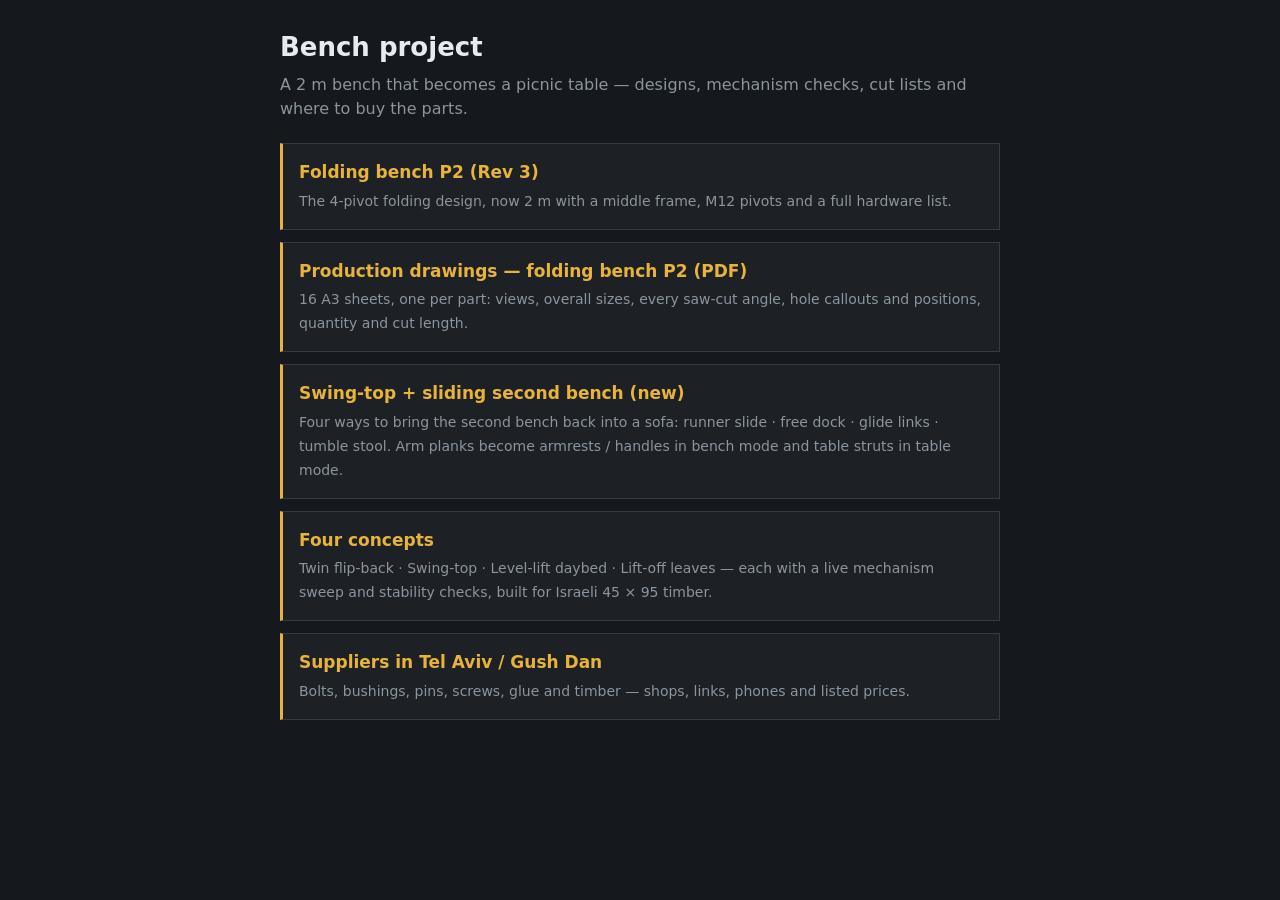
<file: index.html>
<!doctype html>
<html lang="en"><head><meta charset="utf-8"><meta name="viewport" content="width=device-width, initial-scale=1">
<title>Bench project</title>
<style>
  :root{--bg:#15181c;--panel:#1d2126;--rule:#333b44;--fg:#e7ebef;--dim:#8b959f;--acc:#e8b33a}
  body{margin:0;background:var(--bg);color:var(--fg);font:16px/1.5 system-ui,-apple-system,sans-serif}
  main{max-width:720px;margin:0 auto;padding:28px 16px 60px}
  h1{font-size:26px;margin:0 0 6px} p{color:var(--dim);margin:0 0 22px}
  a.card{display:block;background:var(--panel);border:1px solid var(--rule);border-left:3px solid var(--acc);
         padding:16px 16px;margin-bottom:12px;color:var(--fg);text-decoration:none}
  a.card b{display:block;font-size:17px;margin-bottom:3px;color:var(--acc)}
  a.card span{color:var(--dim);font-size:14px}
</style></head><body><main>
<h1>Bench project</h1>
<p>A 2 m bench that becomes a picnic table — designs, mechanism checks, cut lists and where to buy the parts.</p>
<a class="card" href="app/index.html"><b>Folding bench P2 (Rev 3)</b><span>The 4-pivot folding design, now 2 m with a middle frame, M12 pivots and a full hardware list.</span></a>
<a class="card" href="app/bench-P2-part-drawings.pdf"><b>Production drawings — folding bench P2 (PDF)</b><span>16 A3 sheets, one per part: views, overall sizes, every saw-cut angle, hole callouts and positions, quantity and cut length.</span></a>
<a class="card" href="app/swing.html"><b>Swing-top + sliding second bench (new)</b><span>Four ways to bring the second bench back into a sofa: runner slide · free dock · glide links · tumble stool. Arm planks become armrests / handles in bench mode and table struts in table mode.</span></a>
<a class="card" href="app/concepts.html"><b>Four concepts</b><span>Twin flip-back · Swing-top · Level-lift daybed · Lift-off leaves — each with a live mechanism sweep and stability checks, built for Israeli 45 × 95 timber.</span></a>
<a class="card" href="app/suppliers.html"><b>Suppliers in Tel Aviv / Gush Dan</b><span>Bolts, bushings, pins, screws, glue and timber — shops, links, phones and listed prices.</span></a>
</main></body></html>
</file>
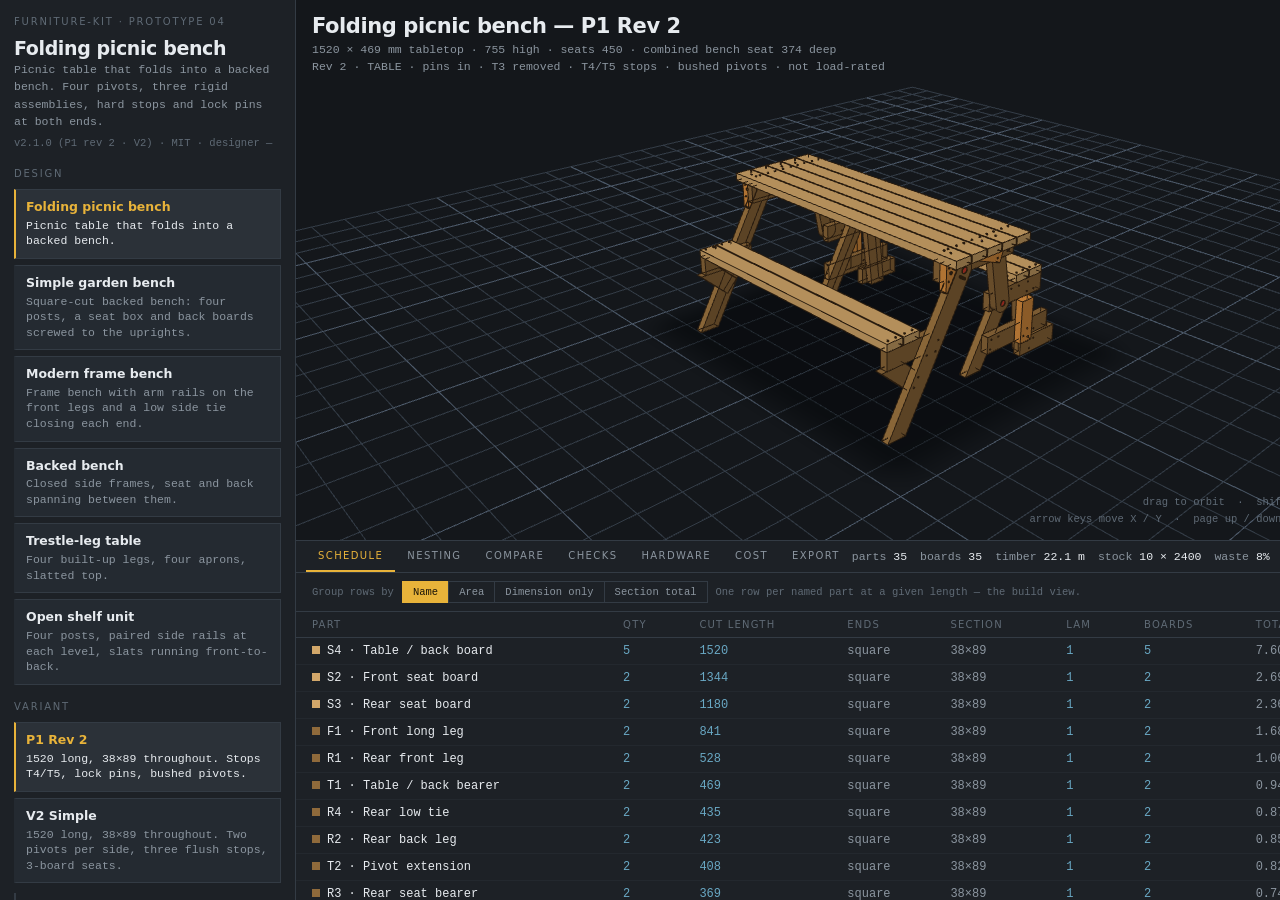
<file: app/index.html>
<!doctype html><html><head><meta charset=utf8><meta name=viewport content="width=device-width,initial-scale=1"><style>:root{color-scheme:light}body{margin:0;padding:0;font:14px -apple-system,BlinkMacSystemFont,sans-serif;background:#faf9f5;color:#141413}img{max-width:100%}</style></head><body>
<meta charset="utf-8">
<meta name="viewport" content="width=device-width, initial-scale=1">
<title>Furniture Kit — bench project</title>
<!--
  furniture-kit / prototype 04
  ---------------------------------------------------------------------------
  What changed from 03, and why:

  1. STOCK IS PER AREA. Posts, rails, slats and ties each carry their own
     board section. This forced the real fix to LIMIT-3: a design no longer
     asks for "80×80" and hope lamination reaches it. It asks for "4 boards",
     and the section is DERIVED — 4 × 20×80 gives 80×80, 4 × 22×95 gives
     88×95. Geometry follows the timber, so an unbuildable section can no
     longer be expressed. LIMIT-3 is gone by construction, not by warning.

  2. REAL DEPTH BUFFER. 03 sorted faces by centroid distance (painter's
     algorithm), which is simply wrong for interpenetrating boxes — and every
     joint in this model interpenetrates. Replaced with raw WebGL: per-pixel
     depth test, MSAA, key/fill lighting, edge lines, an occluding grid and a
     soft contact shadow. No three.js, no dependencies.

  3. REPORT MODES, from dprojects/Woodworking's getKey(): one scan of the
     parts array, several schedules over it — by name, by area, by dimension
     only, or by section total. Their key is composed from sorted dimensions
     plus optionally label and/or group; mine now does the same.

  Also carried over from the repo reading:
     - `bom:false` per part (their Woodworking_BOM property) so hardware opts
       out of every schedule with no special-casing in the extractor.
     - `info{designer,version,license}` provenance (O-LAP's Design.info).
     - getWeight — mass matters for a bench you have to carry.

  NOT taken from O-LAP: its updateGeom(group, sliceManager) mutates a
  THREE scene and slices solids into planar ribs for CNC sheet cutting. That
  is a mesh-slicer for plywood; it has no parts list. Wrong model for
  beam-and-screw work, so nothing was ported.

  Section banners map onto the proposed repo layout:
      core/  §1   designs/ §2   viewers/ §3 §4   outputs/ §5
      checks/ §6  index.html §7
-->
<style>
  :root{
    --ink:#15181c; --panel:#1d2126; --panel2:#242a31; --rule:#333b44;
    --fg:#e7ebef; --dim:#8b959f; --dimmer:#5f6a75;
    --pencil:#e8b33a; --blue:#69a8c4; --red:#d4736a; --green:#7fb069;
    --mono: ui-monospace, "SF Mono", SFMono-Regular, Menlo, Consolas, "Liberation Mono", "Arial Hebrew", Arial, monospace;
    --sans: "Helvetica Neue", Inter, system-ui, -apple-system, sans-serif;
  }
  *{box-sizing:border-box}
  html,body{margin:0;height:100%;background:var(--ink);color:var(--fg);
            font-family:var(--mono);font-size:13px;-webkit-font-smoothing:antialiased}
  body{display:grid;grid-template-columns:296px 1fr;grid-template-rows:1fr auto;height:100vh;overflow:hidden}

  #rail{grid-row:1/3;background:var(--panel);border-right:1px solid var(--rule);overflow-y:auto;padding:16px 14px 40px}
  .eyebrow{font-family:var(--sans);font-size:10px;letter-spacing:.18em;text-transform:uppercase;
           color:var(--dimmer);margin:0 0 10px}
  h1{font-family:var(--sans);font-size:19px;font-weight:700;letter-spacing:-.02em;margin:0 0 2px}
  .sub{color:var(--dim);font-size:11.5px;line-height:1.5;margin:0 0 16px}
  .prov{color:var(--dimmer);font-size:10.5px;margin:-10px 0 16px;line-height:1.5}
  .vbtn{display:block;width:100%;text-align:left;background:var(--panel2);border:1px solid var(--rule);
        border-left:2px solid transparent;color:var(--dim);padding:9px 10px;cursor:pointer;
        font-family:var(--mono);font-size:11.5px;line-height:1.35;margin-bottom:6px}
  .vbtn b{display:block;font-family:var(--sans);font-size:12.5px;color:var(--fg);font-weight:600;margin-bottom:2px}
  .vbtn:hover{border-color:var(--dimmer)}
  .vbtn.on{border-left-color:var(--pencil);background:#2b3138;color:var(--fg)}
  .vbtn.on b{color:var(--pencil)}
  .note{border-left:2px solid var(--rule);padding:8px 0 8px 10px;margin:10px 0 4px;
        color:var(--dim);font-size:11.5px;line-height:1.55}
  .note b{color:var(--fg);font-weight:400}
  .grp{margin-top:16px;padding-top:14px;border-top:1px solid var(--rule)}
  .row{display:flex;justify-content:space-between;align-items:baseline;margin-bottom:5px;gap:8px}
  .row label{color:var(--dim);font-size:11.5px}
  .row output{color:var(--pencil);font-variant-numeric:tabular-nums}
  input[type=range]{width:100%;margin:0 0 12px;accent-color:var(--pencil);height:16px}
  input[type=number]{width:100%;background:var(--panel2);border:1px solid var(--rule);color:var(--fg);
                     font-family:var(--mono);font-size:11.5px;padding:4px 6px}
  select{width:100%;background:var(--panel2);border:1px solid var(--rule);color:var(--fg);
         font-family:var(--mono);font-size:11.5px;padding:4px 6px}
  .chk{display:flex;align-items:center;gap:8px;color:var(--dim);font-size:11.5px;margin-bottom:8px;cursor:pointer}
  .chk input{accent-color:var(--pencil)}
  .seg{display:flex;margin-bottom:10px}
  .seg button{flex:1;background:none;border:1px solid var(--rule);border-right-width:0;color:var(--dim);
              padding:6px 2px;cursor:pointer;font-family:var(--mono);font-size:10.5px;white-space:nowrap}
  .seg button:last-child{border-right-width:1px}
  .seg button.on{background:var(--pencil);border-color:var(--pencil);color:#1a1408}

  /* per-area stock block */
  .area{border:1px solid var(--rule);border-left:2px solid var(--sw,var(--dimmer));
        padding:8px 9px;margin-bottom:7px;background:var(--panel2)}
  .area .top{display:flex;justify-content:space-between;align-items:baseline;margin-bottom:6px}
  .area .nm{color:var(--fg);font-size:11.5px}
  .area .got{color:var(--pencil);font-size:11px;font-variant-numeric:tabular-nums}
  .area .fields{display:grid;grid-template-columns:1fr 52px 52px;gap:5px;align-items:center}
  .area .cap{grid-column:1/4;color:var(--dimmer);font-size:10px;margin-top:4px;line-height:1.4}

  .pad{display:grid;grid-template-columns:repeat(3,1fr);gap:5px;margin-bottom:10px}
  .pad button{background:var(--panel2);border:1px solid var(--rule);color:var(--fg);padding:8px 0;
              cursor:pointer;font-family:var(--mono);font-size:12px}
  .pad button:hover{border-color:var(--pencil);color:var(--pencil)}
  .pad .lbl{display:flex;align-items:center;justify-content:center;color:var(--dimmer);font-size:10px;
            letter-spacing:.1em;font-family:var(--sans);text-transform:uppercase}
  .views{display:flex;gap:5px;flex-wrap:wrap;margin-top:4px}
  .views button,.ghost{background:none;border:1px solid var(--rule);color:var(--dim);padding:5px 9px;
                       cursor:pointer;font-family:var(--mono);font-size:11px}
  .views button:hover,.ghost:hover{border-color:var(--pencil);color:var(--pencil)}

  #view{position:relative;background:#14171b;overflow:hidden;touch-action:none}
  #cv{display:block;width:100%;height:100%}
  #svgWrap{position:absolute;inset:0;display:none;overflow:auto;background:#f4f1ea}
  #svgWrap svg{display:block;margin:0 auto}
  #hud{position:absolute;left:16px;top:14px;pointer-events:none}
  #hud .t{font-family:var(--sans);font-size:21px;font-weight:700;letter-spacing:-.02em}
  #hud .d{color:var(--dim);font-size:11.5px;margin-top:3px;font-variant-numeric:tabular-nums;line-height:1.5}
  #vtabs{position:absolute;right:14px;top:12px;display:flex}
  #vtabs button{background:rgba(20,23,27,.8);border:1px solid var(--rule);border-right-width:0;color:var(--dim);
                padding:5px 11px;cursor:pointer;font-family:var(--mono);font-size:11px}
  #vtabs button:last-child{border-right-width:1px}
  #vtabs button.on{background:var(--pencil);border-color:var(--pencil);color:#1a1408}
  #tip{position:absolute;right:14px;bottom:12px;color:var(--dimmer);font-size:10.5px;
       pointer-events:none;text-align:right;line-height:1.6}
  #sel{position:absolute;right:14px;top:46px;width:250px;background:rgba(23,27,32,.95);
       border:1px solid var(--rule);border-left:2px solid #5cc7fa;padding:11px 12px;display:none}
  #sel .selhead{display:flex;justify-content:space-between;align-items:baseline;gap:8px}
  #sel .selhead b{font-family:var(--sans);font-size:13px;color:#7fd0fb;font-weight:600}
  #sel .seldims{color:var(--dim);font-size:11px;line-height:1.6;margin-top:6px;
                font-variant-numeric:tabular-nums}
  #sel textarea{width:100%;height:58px;background:#14171b;border:1px solid var(--rule);
                color:var(--fg);font-family:var(--mono);font-size:11px;padding:6px 7px;resize:vertical}
  #sel .selbtns{display:flex;gap:6px;align-items:center;margin-top:6px}
  #sel .msg{color:var(--green);font-size:10.5px}
  #err{position:absolute;inset:0;display:none;place-content:center;padding:24px;color:var(--red);
       font-size:12px;text-align:center;line-height:1.6;background:rgba(21,24,28,.94)}

  #panel{grid-column:2;background:var(--panel);border-top:1px solid var(--rule);height:40vh;
         display:flex;flex-direction:column;min-height:0}
  #ptabs{display:flex;align-items:center;border-bottom:1px solid var(--rule);padding:0 10px;flex:none}
  #ptabs button{background:none;border:none;border-bottom:2px solid transparent;color:var(--dim);
                padding:9px 12px;cursor:pointer;font-family:var(--sans);font-size:10px;
                letter-spacing:.14em;text-transform:uppercase}
  #ptabs button.on{color:var(--pencil);border-bottom-color:var(--pencil)}
  #ptabs .stats{margin-left:auto;display:flex;gap:13px;padding-right:8px;flex-wrap:nowrap;overflow-x:auto}
  #ptabs .stat{color:var(--dim);font-size:11.5px;font-variant-numeric:tabular-nums;white-space:nowrap}
  #ptabs .stat b{color:var(--fg);font-weight:400}
  #pbody{overflow:auto;flex:1;min-height:0}
  .pane{display:none}
  .pane.on{display:block}
  .modebar{display:flex;align-items:center;gap:8px;padding:8px 16px;border-bottom:1px solid var(--rule);
           color:var(--dimmer);font-size:10.5px;flex-wrap:wrap}
  .modebar .seg{margin:0;width:auto}
  .modebar .seg button{padding:4px 10px}

  table{border-collapse:collapse;width:100%;font-variant-numeric:tabular-nums}
  th{position:sticky;top:0;background:var(--panel);text-align:left;font-weight:400;color:var(--dimmer);
     font-size:10px;letter-spacing:.12em;text-transform:uppercase;font-family:var(--sans);
     padding:7px 16px;border-bottom:1px solid var(--rule);white-space:nowrap;z-index:1}
  td{padding:6px 16px;border-bottom:1px solid #23282e;font-size:12px;white-space:nowrap}
  tbody tr{cursor:crosshair}
  tbody tr:hover{background:#2b3138}
  tbody tr:hover td:first-child{box-shadow:inset 2px 0 0 var(--pencil)}
  td.num{color:var(--blue)} td.dim{color:var(--dim)}
  tr.tot td{border-top:1px solid var(--rule);color:var(--fg)}
  .swatch{display:inline-block;width:8px;height:8px;margin-right:7px;vertical-align:baseline}

  .nest{padding:12px 16px 20px}
  .nsec{font-family:var(--sans);font-size:10px;letter-spacing:.14em;text-transform:uppercase;
        color:var(--dimmer);margin:14px 0 8px}
  .bar{display:flex;height:26px;border:1px solid var(--rule);margin-bottom:4px;background:#1a1e23;
       font-size:10px;overflow:hidden}
  .bar span{display:flex;align-items:center;justify-content:center;border-right:1px solid #1a1e23;
            overflow:hidden;white-space:nowrap;color:#1a1408}
  .bar .waste{background:repeating-linear-gradient(45deg,#242a31,#242a31 4px,#1e2329 4px,#1e2329 8px);
              color:var(--dimmer);border-right:none}
  .barlbl{display:flex;justify-content:space-between;color:var(--dimmer);font-size:10.5px;margin-bottom:10px}

  .checks{padding:8px 16px 20px}
  .chkrow{display:flex;gap:10px;align-items:flex-start;padding:9px 0;border-bottom:1px solid #23282e;line-height:1.5}
  .chkrow .tag{flex:none;width:52px;font-size:10px;letter-spacing:.1em;font-family:var(--sans);
               text-transform:uppercase;padding-top:2px}
  .ok .tag{color:var(--green)} .warn .tag{color:var(--pencil)} .fail .tag{color:var(--red)}
  .chkrow .txt{color:var(--dim);font-size:12px}
  .chkrow .txt b{color:var(--fg);font-weight:400}
  .chkrow .val{margin-left:auto;color:var(--blue);font-variant-numeric:tabular-nums;font-size:12px;flex:none;padding-left:12px}

  .exp{padding:14px 16px 20px;display:grid;grid-template-columns:210px 1fr;gap:16px;min-height:0}
  .exp .list button{display:block;width:100%;text-align:left;background:var(--panel2);border:1px solid var(--rule);
                    border-left:2px solid transparent;color:var(--dim);padding:7px 10px;cursor:pointer;
                    font-family:var(--mono);font-size:11.5px;margin-bottom:5px}
  .exp .list button.on{border-left-color:var(--pencil);color:var(--fg);background:#2b3138}
  .exp .out{display:flex;flex-direction:column;min-width:0}
  .exp .out .bar2{display:flex;gap:6px;margin-bottom:8px;align-items:center}
  .exp .out .bar2 .msg{color:var(--green);font-size:11px}
  pre#expText{margin:0;background:#14171b;border:1px solid var(--rule);padding:10px 12px;overflow:auto;
              max-height:26vh;font-size:11px;line-height:1.5;color:var(--dim);white-space:pre}
  .imp textarea{width:100%;height:70px;background:#14171b;border:1px solid var(--rule);
                color:var(--dim);font-family:var(--mono);font-size:11px;padding:8px 10px;resize:vertical}
  .imp input[type=file]{color:var(--dim);font-family:var(--mono);font-size:11px;width:auto}
  .imp .msg{font-size:11px}
  .imp .msg.bad{color:var(--red)}

  @media (max-width:980px){
    body{grid-template-columns:1fr;grid-template-rows:auto 44vh auto}
    #rail{grid-row:auto;border-right:none;border-bottom:1px solid var(--rule);max-height:34vh}
    #panel{grid-column:1;height:32vh}
    .exp{grid-template-columns:1fr}
  }
</style>

<div id="rail">
  <p class="eyebrow">furniture-kit · prototype 04</p>
  <h1 id="dTitle">—</h1>
  <p class="sub" id="dBlurb">—</p>
  <p class="prov" id="dProv">—</p>

  <p class="eyebrow">Design</p>
  <div id="designList"></div>

  <p class="eyebrow" style="margin-top:16px">Variant</p>
  <div id="variantList"></div>
  <div class="note" id="vnote"></div>

  <div class="grp">
    <p class="eyebrow">Stock by area</p>
    <p class="sub" style="margin:-4px 0 10px;font-size:11px">
      Each area gets its own board. Sections are derived — a post is
      <i>n boards</i>, not a number in millimetres — so changing the timber
      changes the geometry, and an unbuildable section can't be asked for.
    </p>
    <div id="areaHost"></div>
    <div id="sheetHost" style="display:none">
      <div class="area" style="--sw:#8fa2b5">
        <div class="top"><span class="nm">Sheet good</span><span class="got" id="sheetGot"></span></div>
        <div class="fields" style="grid-template-columns:1fr 1fr">
          <input type="number" id="shT" step="1" min="6" title="thickness">
          <input type="number" id="shP" step="1" min="0" title="price per sheet">
          <input type="number" id="shL" step="10" min="300" title="sheet length">
          <input type="number" id="shW" step="10" min="300" title="sheet width">
          <div class="cap">Thickness / price, then sheet length &times; width. Panels are
            nested on these separately from the linear bars.</div>
        </div>
      </div>
    </div>
    <div class="row" style="margin-top:10px"><label>Stock length</label><input type="number" id="nLen" step="100" style="width:80px"></div>
    <div class="row"><label>Saw kerf</label><input type="number" id="nKerf" step="1" style="width:80px"></div>
    <div class="row"><label>Density kg/m³</label><input type="number" id="nDens" step="10" style="width:80px"></div>
  </div>

  <div id="paramHost"></div>

  <div class="grp">
    <p class="eyebrow">Move the view</p>
    <div class="seg" id="segMode">
      <button data-m="orbit" class="on">Orbit</button>
      <button data-m="pan">Pan</button>
    </div>
    <div class="pad">
      <button data-ax="x-">&minus;</button><div class="lbl">X</div><button data-ax="x+">+</button>
      <button data-ax="y-">&minus;</button><div class="lbl">Y</div><button data-ax="y+">+</button>
      <button data-ax="z-">&minus;</button><div class="lbl">Z</div><button data-ax="z+">+</button>
    </div>
    <div class="row"><label>Zoom</label><output id="oZ"></output></div>
    <input type="range" id="sZ" min="700" max="9000" step="50">
    <div class="views">
      <button data-view="iso">Iso</button><button data-view="front">Front</button>
      <button data-view="side">End</button><button data-view="top">Top</button><button data-view="reset">Reset</button>
    </div>
    <div class="row" style="margin-top:12px"><label>Explode</label><output id="oX">0 mm</output></div>
    <input type="range" id="sX" min="0" max="600" step="5" value="0">
    <label class="chk"><input type="checkbox" id="cLams" checked> Show glue-up boards</label>
    <label class="chk"><input type="checkbox" id="cEdges" checked> Edge lines</label>
    <label class="chk"><input type="checkbox" id="cGrid" checked> Ground grid</label>
  </div>
</div>

<div id="view">
  <canvas id="cv"></canvas>
  <div id="svgWrap"></div>
  <div id="hud"><div class="t" id="hudT"></div><div class="d" id="hudD"></div></div>
  <div id="vtabs">
    <button data-vt="3d" class="on">3D</button>
    <button data-vt="draw">Drawing</button>
  </div>
  <div id="tip">drag to orbit &nbsp;·&nbsp; shift-drag or right-drag to pan<br>
    arrow keys move X / Y &nbsp;·&nbsp; page up / down moves Z &nbsp;·&nbsp; scroll to zoom</div>
  <div id="err"></div>
  <div id="sel">
    <div class="selhead">
      <b id="selName">—</b>
      <button class="ghost" id="selClose" style="padding:2px 7px">×</button>
    </div>
    <div class="seldims" id="selDims"></div>
    <p class="eyebrow" style="margin:10px 0 5px">Note for this part</p>
    <textarea id="selNote" placeholder="e.g. house this into the post, 8 mm deep"></textarea>
    <div class="selbtns">
      <button class="ghost" id="selCopy">Copy reference</button>
      <span class="msg" id="selMsg"></span>
    </div>
  </div>
</div>

<div id="panel">
  <div id="ptabs">
    <button data-p="cut" class="on">Schedule</button>
    <button data-p="nest">Nesting</button>
    <button data-p="compare">Compare</button>
    <button data-p="checks">Checks</button>
    <button data-p="hw">Hardware</button>
    <button data-p="cost">Cost</button>
    <button data-p="export">Export</button>
    <div class="stats">
      <span class="stat">parts <b id="stPc"></b></span>
      <span class="stat">boards <b id="stBd"></b></span>
      <span class="stat">timber <b id="stM"></b></span>
      <span class="stat">stock <b id="stB"></b></span>
      <span class="stat">waste <b id="stW"></b></span>
      <span class="stat">mass <b id="stKg"></b></span>
      <span class="stat">cost <b id="stC"></b></span>
    </div>
  </div>
  <div id="pbody">
    <div class="pane on" id="paneCut">
      <div class="modebar">
        <span>Group rows by</span>
        <div class="seg" id="segReport">
          <button data-r="name" class="on">Name</button>
          <button data-r="group">Area</button>
          <button data-r="dim">Dimension only</button>
          <button data-r="section">Section total</button>
        </div>
        <span id="reportHint"></span>
      </div>
      <table><thead><tr id="cutHead"></tr></thead><tbody id="tbCut"></tbody></table>
    </div>
    <div class="pane" id="paneNest"><div class="nest" id="nestBody"></div></div>
    <div class="pane" id="paneCompare">
      <table><thead><tr>
        <th>Variant</th><th>Parts</th><th>Boards</th><th>Timber</th><th>Stock</th>
        <th>Waste</th><th>Mass</th><th>Cost</th><th>Max span</th><th>Deflection</th>
      </tr></thead><tbody id="tbCmp"></tbody></table>
    </div>
    <div class="pane" id="paneChecks"><div class="checks" id="checkBody"></div></div>
    <div class="pane" id="paneHw"><div id="hwBody" style="padding:4px 16px 24px"></div></div>
    <div class="pane" id="paneCost">
      <div class="modebar">
        <span>VAT %</span><input type="number" id="cVat" step="1" style="width:56px">
        <span>ILS / cut, bar</span><input type="number" id="cCutBar" step="0.5" style="width:56px">
        <span>ILS / cut, sheet</span><input type="number" id="cCutSheet" step="0.5" style="width:56px">
        <span id="costHint"></span>
      </div>
      <table><thead><tr>
        <th>Item</th><th>Areas</th><th>Qty</th><th>Unit</th><th>ILS each</th><th>ILS </th>
      </tr></thead><tbody id="tbCost"></tbody></table>
      <p class="sub" id="costNote" style="padding:12px 16px 20px;margin:0"></p>
    </div>
    <div class="pane" id="paneExport">
      <div class="exp">
        <div class="list" id="expList"></div>
        <div class="out">
          <div class="bar2">
            <button class="ghost" id="btnCopy">Copy</button>
            <button class="ghost" id="btnDl">Download</button>
            <span class="msg" id="expMsg"></span>
          </div>
          <pre id="expText"></pre>
          <div class="imp">
            <p class="eyebrow" style="margin:14px 0 8px">Load a saved design</p>
            <div class="bar2">
              <input type="file" id="impFile" accept=".json,application/json">
              <button class="ghost" id="btnImport">Load pasted text</button>
              <span class="msg" id="impMsg"></span>
            </div>
            <textarea id="impText" placeholder="…or paste a design.json here"></textarea>
          </div>
        </div>
      </div>
    </div>
  </div>
</div>

<script>
"use strict";

/* =========================================================================
   §1  core/ — stock, derived sections, parts model
   -------------------------------------------------------------------------
   The central change in 04. A design never states a section in millimetres.
   It states an AREA ("post") and a LAMINATION COUNT ("4 boards"). The
   section falls out of whatever stock that area is set to:

       built('post', 4) with 20×80  ->  80 × 80  (lam 4)
       built('post', 4) with 22×95  ->  88 × 95  (lam 4)

   Geometry then uses .a and .b, so the whole piece resizes with the timber.
   ========================================================================= */

var PRESET_SECTIONS = [
  [18,70],[19,89],[20,80],[22,95],[25,100],[25,150],[32,100],[38,89],[45,95],[47,100]
];

/* A part's two ends may be cut at an angle. In the part's own frame the axis
   runs along local Z and the end planes are

       near end :  z = -halfLen + y*tan(cut1)
       far  end :  z = +halfLen + y*tan(cut2)

   so a bevel is one scalar per end and the solid stays an 8-corner prism.
   Rotation is only ever about X, which is why a single angle per end is
   enough — every bevel this model can express lies in the YZ plane. */
function bevelLength(size, cut1, cut2){
  var hy = size[1]/2;
  return size[2] + hy*(Math.abs(Math.tan(cut1||0)) + Math.abs(Math.tan(cut2||0)));
}

function makeCtx(stockFor, sheet){
  var parts = [], warnings = [];

  function record(name, area, size, pos, ex, rot, lam, len, cuts){
    var st = stockFor(area);
    var d = size.slice().sort(function(x,y){ return x-y; });
    var c1 = (cuts && cuts.a) || 0, c2 = (cuts && cuts.b) || 0;
    var cut = (len==null) ? d[2] : len;
    if(c1 || c2) cut = bevelLength(size, c1, c2);
    var secT = lam*st.t, secW = st.w;
    parts.push({
      name:name, group:area, kind:'linear', count:1,
      size:size, pos:pos, ex:ex||[0,0,0], rot:rot||0,
      lam:lam, stock:[st.t,st.w], cut1:c1, cut2:c2,
      section:[secT, secW],
      sec: (lam>1 ? secT+'×'+secW+' ('+lam+'×'+st.t+'×'+st.w+')' : st.t+'×'+st.w),
      cut: cut
    });
  }

  return {
    parts:parts,
    stock: stockFor,
    sheet: sheet,
    warnings: warnings,

    /* A derived length that has been squeezed out of existence by fat boards
       in a small frame. Returning a negative size silently produced inside-out
       geometry; this clamps it and says so instead. */
    span:function(label, v, min){
      min = min || 1;
      if(v >= min) return v;
      warnings.push(label+' has no room — '+Math.round(v)+' mm');
      return min;
    },

    /* the derived-section helper — a is thickness (n boards), b is width */
    built:function(area, n){
      var st = stockFor(area);
      return { a: n*st.t, b: st.w, lam:n, t:st.t, w:st.w };
    },

    box:function(name, area, lam, size, pos, ex, rot, cuts){
      record(name, area, size, pos, ex, rot, lam, null, cuts);
    },

    member:function(name, area, lam, sa, sb, p1, p2, ex, cuts){
      var dy=p2[1]-p1[1], dz=p2[2]-p1[2], len=Math.sqrt(dy*dy+dz*dz);
      record(name, area, [sa,sb,len],
             [p1[0], (p1[1]+p2[1])/2, (p1[2]+p2[2])/2],
             ex, Math.atan2(-dy,dz), lam, len, cuts);
    },

    /* Bevel needed so a member running along `dir` (a YZ vector) finishes flush
       against a plane whose YZ normal is `n`. Square cut is bevel 0. */
    bevelTo:function(dir, n){
      var L = Math.hypot(dir[0], dir[1]) || 1;
      var uZ = [dir[0]/L, dir[1]/L];
      var uY = [uZ[1], -uZ[0]];
      var nz = n[0]*uZ[0] + n[1]*uZ[1];
      var ny = n[0]*uY[0] + n[1]*uY[1];
      if(Math.abs(nz) < 1e-9) return 0;
      return Math.atan(-ny/nz);
    },

    /* where a line through A along dir meets the plane through Q with normal n */
    hitPlane:function(A, dir, Q, n){
      var den = n[0]*dir[0] + n[1]*dir[1];
      if(Math.abs(den) < 1e-9) return A.slice();
      var t = (n[0]*(Q[0]-A[0]) + n[1]*(Q[1]-A[1]))/den;
      return [A[0]+t*dir[0], A[1]+t*dir[1]];
    },

    /* A solid surface edge-glued from the SAME linear boards. One box in the
       model, but n boards in the schedule — hence `count`. Nothing downstream
       changes: it nests on bars like any other board. */
    gluedPanel:function(name, area, lam, size, pos, ex){
      var st = stockFor(area);
      var n = Math.max(1, Math.ceil(size[1]/st.w));
      var secT = lam*st.t;
      parts.push({ name:name, group:area, kind:'linear', count:n,
                   size:size, pos:pos, ex:ex||[0,0,0], rot:0,
                   lam:lam, stock:[st.t,st.w], cut1:0, cut2:0, section:[secT, st.w],
                   sec:(lam>1 ? secT+'×'+st.w+' ('+lam+'×'+st.t+'×'+st.w+')' : st.t+'×'+st.w),
                   cut:size[0], glued:{ boards:n } });
      return parts[parts.length-1];
    },

    /* A sheet good. NOT a linear member: it has two in-plane dimensions, comes
       off a sheet rather than a bar, and so is invisible to bar nesting. This
       is the second `kind` the parts model has ever needed. */
    panel:function(name, area, size, pos, ex){
      var dims = [size[0], size[1]].slice().sort(function(a,b){ return b-a; });
      parts.push({ name:name, group:area, kind:'panel', count:1,
                   size:size, pos:pos, ex:ex||[0,0,0], rot:0,
                   lam:1, stock:[sheet.t,0], cut1:0, cut2:0,
                   panel:{ L:Math.round(dims[0]), W:Math.round(dims[1]), t:sheet.t },
                   section:[sheet.t, Math.round(dims[1])],
                   sec: sheet.t+' mm sheet',
                   cut: Math.round(dims[0]) });
      return parts[parts.length-1];
    },

    /* A PROFILE part: a convex side-view polygon (Y,Z) extruded along X from x0
       to x1. The folding bench needs it — rounded pivot ends and angled stop
       blocks are not 8-corner prisms. o.cut = blank length, o.flat = marking-out
       outline in the board's own frame, o.bom === false = drawn-only marker. */
    prism:function(name, area, x0, x1, poly, ex, o){
      o = o || {};
      var A = 0;
      for(var i=0;i<poly.length;i++){ var a=poly[i], b=poly[(i+1)%poly.length]; A += a[0]*b[1]-b[0]*a[1]; }
      if(A < 0) poly = poly.slice().reverse();
      var y0=1e9,y1=-1e9,z0=1e9,z1=-1e9;
      poly.forEach(function(q){ if(q[0]<y0)y0=q[0]; if(q[0]>y1)y1=q[0]; if(q[1]<z0)z0=q[1]; if(q[1]>z1)z1=q[1]; });
      var st = (o.bom === false) ? {t:0,w:0} : stockFor(area);
      var W = o.W || st.w, T = o.T || (x1 - x0);
      parts.push({ name:name, group:area, kind:'linear', count:1,
                   size:[T, y1-y0, z1-z0], pos:[(x0+x1)/2, (y0+y1)/2, (z0+z1)/2],
                   ex:ex||[0,0,0], rot:0, lam:1, stock:[st.t, o.stockW || st.w], cut1:0, cut2:0,
                   section:[Math.round(T), W], sec:(o.bom === false ? '—' : Math.round(T)+'×'+W),
                   cut:(o.cut != null ? o.cut : Math.max(y1-y0, z1-z0)),
                   prism:{ x0:x0, x1:x1, poly:poly }, flat:o.flat || null,
                   bom:(o.bom === false ? false : undefined), partId:o.partId, fab:o.note });
      return parts[parts.length-1];
    },

    /* bom:false — dprojects/Woodworking's Woodworking_BOM property. Drawn,
       but invisible to every schedule, with no special case in the extractor. */
    dot:function(name, pos, ex){
      parts.push({ name:name, group:'head', size:[11,11,3], pos:pos, ex:ex||[0,0,1.6],
                   rot:0, bom:false, kind:'linear', count:1, cut1:0, cut2:0,
                   section:[0,0], stock:[0,0], sec:'—', lam:0, cut:0 });
    },

    spread:function(span, mw, gap, origin){
      /* Rounding to the nearest count can ask for more members than fit,
         which produces a NEGATIVE gap — i.e. slats overlapping each other.
         Clamp to what physically fits so the gap can never go below zero. */
      var n = Math.max(1, Math.round((span+gap)/(mw+gap)));
      n = Math.max(1, Math.min(n, Math.floor(span/mw)));
      var g = n>1 ? Math.max(0, (span - n*mw)/(n-1)) : 0;
      var out=[];
      for(var i=0;i<n;i++) out.push(origin + mw/2 + i*(mw+g));
      return { centres:out, n:n, gap:g, crowded:(span < mw) };
    }
  };
}

/* =========================================================================
   §2  designs/ — plugins: {info, areas, schema, variants, build}
   `areas` is new: it declares which stock groups this design uses, so the
   rail can generate a board picker per area without knowing the design.
   ========================================================================= */

var DESIGNS = {};

DESIGNS.bench = {
  id:'bench', name:'Backed bench',
  blurb:'Closed side frames, seat and back spanning between them. Posts built up from boards.',
  info:{ designer:'—', version:'0.4.0', license:'MIT' },
  areas:[
    {g:'post', label:'Posts',      def:[20,80], hint:'Front and rear legs. Laminated to a square-ish column.'},
    {g:'rail', label:'Rails',      def:[20,80], hint:'Seat rails and cross rails — on edge, carrying the seat.'},
    {g:'slat', label:'Seat slats', def:[20,80], hint:'Laid flat. Width and thickness both change how the seat feels.'},
    {g:'back', label:'Back slats', def:[20,80], hint:'Also flat, raked with the back.'},
    {g:'arm',  label:'Arms & ties',def:[20,80], hint:'Arm rail and low side rail.'}
  ],
  schema:[
    {k:'L',        label:'Length',        group:'Dimensions', type:'range', min:1400, max:2400, step:50, def:2000, unit:'mm'},
    {k:'D',        label:'Depth (frame)', group:'Dimensions', type:'range', min:420,  max:700,  step:10, def:560,  unit:'mm'},
    {k:'Hseat',    label:'Seat height',   group:'Dimensions', type:'range', min:380,  max:500,  step:5,  def:430,  unit:'mm'},
    {k:'Harm',     label:'Arm height',    group:'Dimensions', type:'range', min:560,  max:760,  step:5,  def:650,  unit:'mm'},
    {k:'Hback',    label:'Back height',   group:'Dimensions', type:'range', min:700,  max:1050, step:10, def:900,  unit:'mm'},
    {k:'rake',     label:'Back rake',     group:'Dimensions', type:'range', min:0,    max:20,   step:1,  def:0,    unit:'°'},
    {k:'backSlats',label:'Back slats',    group:'Dimensions', type:'range', min:2,    max:9,    step:1,  def:6,    unit:''},
    {k:'seatGap',  label:'Seat slat gap', group:'Dimensions', type:'range', min:0,    max:25,   step:1,  def:10,   unit:'mm', role:'gap'},
    {k:'seatStyle',label:'Seat surface',  group:'Surface',    type:'select', def:'slats',
       options:[{v:'slats',label:'Slats'},{v:'glued',label:'Glued'},{v:'sheet',label:'Sheet'}]},
    {k:'postLam',  label:'Post build-up', group:'Build-up',   type:'select', def:4,
       options:[{v:1,label:'1 board'},{v:2,label:'2 boards'},{v:3,label:'3 boards'},{v:4,label:'4 boards'}]},
    {k:'railLam',  label:'Rail build-up', group:'Build-up',   type:'select', def:2,
       options:[{v:1,label:'1 board'},{v:2,label:'2 boards'},{v:3,label:'3 boards'}]},
    {k:'backLam',  label:'Back build-up', group:'Build-up',   type:'select', def:1,
       options:[{v:1,label:'1 board'},{v:2,label:'2 boards'},{v:3,label:'3 boards'}]},
    {k:'armLam',   label:'Arm build-up',  group:'Build-up',   type:'select', def:4,
       options:[{v:1,label:'1 board'},{v:2,label:'2 boards'},{v:3,label:'3 boards'},{v:4,label:'4 boards'}]},
    {k:'arms',     label:'Arms',          group:'Build-up',   type:'bool', def:true},
    {k:'lowRail',  label:'Low side rail', group:'Build-up',   type:'bool', def:true},
    {k:'fast',     label:'Fasteners',     group:'Build-up',   type:'select', def:'exposed',
       options:[{v:'exposed',label:'Exposed'},{v:'hidden',label:'Hidden'}]}
  ],
  variants:{
    F1:{ name:'F1 Frame',  tag:'Vertical posts, closed side box, fine back slats.',
         note:'<b>Frame.</b> Vertical posts with arm rail and low rail closing a rectangle at each end. Single-board back slats read as a screen rather than a panel.',
         set:{ rake:0, backSlats:6, seatGap:10, postLam:4, backLam:1, Hback:900, Harm:650 } },
    F2:{ name:'F2 Garden', tag:'Raked back leg, rising arm, three wide slats.',
         note:'<b>Garden.</b> Rear leg raked so the seat edge stays put and the foot splays forward, arm rising toward the back, three back slats.',
         set:{ rake:12, backSlats:3, seatGap:14, postLam:4, backLam:2, Hback:880, Harm:640 } },
    F3:{ name:'F3 Block',  tag:'Heavy build-up, tight gaps, near-solid seat and back.',
         note:'<b>Block.</b> Three-board back slats and 4 mm gaps so seat and back read almost solid. Fewest parts, most timber.',
         set:{ rake:8, backSlats:3, seatGap:4, postLam:4, backLam:3, Hback:860, Harm:660 } }
  },
  build:function(P, ctx, variant){
    var post = ctx.built('post', P.postLam);
    var rail = ctx.built('rail', P.railLam);
    var slat = ctx.built('slat', 1);
    /* the seat's thickness depends on how it is made, and the rails hang off it */
    var seatT = (P.seatStyle === 'sheet') ? ctx.sheet.t : slat.a;
    var back = ctx.built('back', P.backLam);
    /* the arm caps the post, so by default it is built up to the same width —
       a narrower arm leaves a ledge of bare post top either side, which reads
       as a mistake even though it is real geometry */
    var arm  = ctx.built('arm',  P.armLam || P.railLam);

    var rake = P.rake*Math.PI/180, tanR = Math.tan(rake);
    var backThk = Math.max(2, P.backSlats) > 0 ? back.a : 0;
    var X0 = P.L/2 - post.a/2;
    var yF =  P.D/2 - post.b/2, yR = -(P.D/2 - post.b/2);
    function yRat(z){ return yR - (z - P.Hseat)*tanR; }

    /* --- end cuts -------------------------------------------------------
       A raked leg cut square across its axis stands on one corner, and a
       square-ended rail meets a raked post on a wedge. Both ends of the rear
       post are therefore cut HORIZONTAL (bevel -rake, which makes the leg a
       parallelogram), and anything landing on the post's face is cut to that
       face. The front post's top is cut to whatever angle the arm arrives at,
       so the arm beds flat instead of rocking on an edge. */
    var upPost  = [-Math.sin(rake), Math.cos(rake)];   /* rear post axis      */
    var nFloor  = [0,1];                               /* horizontal cut      */
    var bPost   = ctx.bevelTo(upPost, nFloor);         /* = -rake             */
    var nFace   = [Math.cos(rake), Math.sin(rake)];    /* rear post face      */

    /* the arm's direction is needed before the posts are placed, so the front
       post top can be cut to match it */
    var armRise = (variant==='F2') ? 60 : 0;
    var armA    = [yF + post.b/2, P.Harm];
    var armReach= Math.max(1, armA[0] - yRat(P.Harm));
    var armDir  = [-1, armRise/armReach];
    var adl     = Math.hypot(armDir[0], armDir[1]);
    armDir      = [armDir[0]/adl, armDir[1]/adl];
    var nArmBed = [armDir[1], -armDir[0]];             /* arm underside normal */
    var bFrontTop = P.arms ? ctx.bevelTo([0,1], nArmBed) : 0;

    [1,-1].forEach(function(sx){
      ctx.member('Front post','post',post.lam, post.a, post.b,
                 [sx*X0,yF,0],[sx*X0,yF,P.Harm],[sx*1.1,0.4,0],
                 { a:0, b:bFrontTop });
      ctx.member('Rear post','post',post.lam, post.a, post.b,
                 [sx*X0,yRat(0),0],[sx*X0,yRat(P.Hback),P.Hback],[sx*1.1,-0.4,0],
                 { a:bPost, b:bPost });
      if(P.arms){
        /* Now that the end can be cut to the face, the arm runs its centreline
           all the way to the back slats' front surface and is bevelled there —
           no wedge gap, no buried corner. */
        var A = [armA[0], P.Harm + arm.b/2];
        var clear = post.b/2 + backThk;
        var Q  = [yR + clear*nFace[0], P.Hseat + clear*nFace[1]];
        var B  = ctx.hitPlane(A, armDir, Q, nFace);
        ctx.member('Arm rail','arm',arm.lam, arm.a, arm.b,
                   [sx*X0, A[0], A[1]], [sx*X0, B[0], B[1]], [sx*1.1,0,0.5],
                   { a:0, b: ctx.bevelTo(armDir, nFace) });
      }
      if(P.lowRail){
        var zL = 160;
        var Ql = [yR + (post.b/2)*nFace[0], P.Hseat + (post.b/2)*nFace[1]];
        var dl2 = [-1, 0];
        var Bl  = ctx.hitPlane([yF-post.b/2, zL], dl2, Ql, nFace);
        ctx.member('Low side rail','arm',1, arm.t, arm.b,
                   [sx*X0,yF-post.b/2,zL],[sx*X0,Bl[0],Bl[1]],[sx*1.1,0,-0.5],
                   { a:0, b: ctx.bevelTo(dl2, nFace) });
      }
    });

    var Lr = ctx.span('Seat rail', P.L - 2*post.a);
    var railZ = P.Hseat - seatT - rail.b/2;
    ctx.box('Seat rail','rail',rail.lam,[Lr,rail.a,rail.b],[0,yF,railZ],[0,1,0]);
    ctx.box('Seat rail','rail',rail.lam,[Lr,rail.a,rail.b],[0,yR,railZ],[0,-1,0]);

    var crossLen = ctx.span('Cross rail', (yF-rail.a/2)-(yR+rail.a/2));
    var crossY = (yF+yR)/2;
    var stations = [-Lr/2+rail.a/2, -Lr/6, Lr/6, Lr/2-rail.a/2];
    stations.forEach(function(x){
      ctx.box('Cross rail','rail',rail.lam,[rail.a,crossLen,rail.b],[x,crossY,railZ],[0,0,-1]);
    });

    var SDfull = ctx.span('Seat', (yF+post.b/2)-(yR-post.b/2));
    var SD = ctx.span('Seat slats', SDfull - 2*slat.a);
    var seat, seatSpan;
    if(P.seatStyle === 'slats'){
      seat = ctx.spread(SD, slat.b, P.seatGap, yR - post.b/2 + slat.a);
      seat.centres.forEach(function(y){
        ctx.box('Seat slat','slat',1,[Lr,slat.b,slat.a],[0,y,P.Hseat-slat.a/2],[0,0,1]);
      });
      seatSpan = { label:'Seat slat', b:slat.b, h:slat.a, tributary:slat.b+seat.gap };
    } else if(P.seatStyle === 'glued'){
      var gp = ctx.gluedPanel('Seat panel','slat',1,[Lr,SDfull,seatT],
                              [0,(yF+yR)/2,P.Hseat-seatT/2],[0,0,1]);
      seat = { n:gp.glued.boards, centres:[(yF+yR)/2], gap:0 };
      seatSpan = { label:'Seat panel', b:1000, h:seatT, tributary:1000 };
    } else {
      ctx.panel('Seat panel','panel',[Lr,SDfull,seatT],[0,(yF+yR)/2,P.Hseat-seatT/2],[0,0,1]);
      seat = { n:1, centres:[(yF+yR)/2], gap:0 };
      seatSpan = { label:'Seat panel', b:1000, h:seatT, tributary:1000 };
    }

    /* Back slats lie ON the front face of the raked rear posts rather than
       on their centreline, offset along the post normal so the rake carries
       them forward and up together. They run the full width and screw into
       the post face — buildable without a housing. */
    /* Back slats are laid out IN THE PLANE OF THE BACK, not by vertical step.
       A slat's width (back.b) is measured up that tilted plane, so two slats
       a vertical distance dz apart are only dz/cos(rake) apart along it —
       step vertically and they overlap each other as soon as the back is
       raked or the run is short. Work in plane coordinate s instead, and
       clamp the count to what actually fits. */
    var nf2 = [Math.cos(rake), Math.sin(rake)];       /* face normal, forward */
    var uAx = [-Math.sin(rake), Math.cos(rake)];      /* up the raked back    */
    var off = (post.b + back.a)/2;                    /* post face + half slat thickness */
    var zb0 = P.Hseat + 140;
    var run = Math.max(back.b, (P.Hback - zb0)/Math.cos(rake));
    var fits = Math.max(1, Math.floor(run/back.b));
    var nb   = Math.max(1, Math.min(Math.max(2, P.backSlats), fits));
    var bgap = nb>1 ? (run - nb*back.b)/(nb-1) : 0;
    var C0   = [yRat(zb0), zb0];
    for(var j=0;j<nb;j++){
      var sPos = back.b/2 + j*(back.b + bgap);
      var ay = C0[0] + sPos*uAx[0], az = C0[1] + sPos*uAx[1];
      ctx.box('Back slat','back',back.lam,[P.L,back.a,back.b],
              [0, ay + off*nf2[0], az + off*nf2[1]],[0,-1,0.3], rake);
    }
    var backDropped = Math.max(2, P.backSlats) - nb;

    if(P.fast !== 'hidden'){
      seat.centres.forEach(function(y){
        stations.forEach(function(x){ ctx.dot('fastener',[x,y,P.Hseat]); });
      });
    }

    var maxSpan = 0;
    for(var i=1;i<stations.length;i++) maxSpan = Math.max(maxSpan, stations[i]-stations[i-1]-rail.a);
    return {
      parts: ctx.parts,
      spans: [{ label:seatSpan.label, span:maxSpan, b:seatSpan.b, h:seatSpan.h,
                tributary:seatSpan.tributary, load:2.0 }],
      headline: P.L+' long · seat '+P.Hseat+' · back '+P.Hback+' mm',
      headline2: (P.seatStyle==='slats' ? seat.n+' seat slats'
                 : P.seatStyle==='glued' ? 'glued seat panel, '+seat.n+' boards'
                 : ctx.sheet.t+' mm sheet seat')+' over '+Math.round(maxSpan)+' mm spans · '+
                 nb+' back slats at '+Math.round(bgap)+' mm gap · posts '+
                 Math.round(post.a)+'×'+Math.round(post.b)+' · '+P.rake+'° rake'+
                 (backDropped>0 ? ' · '+backDropped+' back slat(s) dropped, no room' : '')
    };
  }
};

DESIGNS.table = {
  id:'table', name:'Trestle-leg table',
  blurb:'Four built-up legs, four aprons, slatted top. The second design — it exists to test whether the abstraction holds.',
  info:{ designer:'—', version:'0.4.0', license:'MIT' },
  areas:[
    {g:'post', label:'Legs',        def:[20,80], hint:'Laminated columns at each corner.'},
    {g:'rail', label:'Aprons',      def:[20,80], hint:'Long and end aprons plus the top bearers.'},
    {g:'slat', label:'Top slats',   def:[20,80], hint:'The surface. Thickness here drives the deflection check.'},
    {g:'arm',  label:'Stretcher',   def:[20,80], hint:'Foot rails and the long stretcher.'}
  ],
  schema:[
    {k:'L',       label:'Length',        group:'Dimensions', type:'range', min:900, max:2600, step:50, def:1600, unit:'mm'},
    {k:'W',       label:'Width',         group:'Dimensions', type:'range', min:500, max:1100, step:20, def:800,  unit:'mm'},
    {k:'H',       label:'Top height',    group:'Dimensions', type:'range', min:680, max:1100, step:5,  def:740,  unit:'mm'},
    {k:'oh',      label:'Top overhang',  group:'Dimensions', type:'range', min:0,   max:220,  step:10, def:80,   unit:'mm'},
    {k:'topGap',  label:'Top slat gap',  group:'Dimensions', type:'range', min:0,   max:25,   step:1,  def:5,    unit:'mm', role:'gap'},
    {k:'apron',   label:'Apron drop',    group:'Dimensions', type:'range', min:0,   max:160,  step:5,  def:20,   unit:'mm'},
    {k:'bearers', label:'Top bearers',   group:'Dimensions', type:'range', min:0, max:4, step:1, def:2, unit:''},
    {k:'topStyle',label:'Top surface',    group:'Surface',    type:'select', def:'slats',
       options:[{v:'slats',label:'Slats'},{v:'glued',label:'Glued'},{v:'sheet',label:'Sheet'}]},
    {k:'legLam',  label:'Leg build-up',  group:'Build-up',   type:'select', def:4,
       options:[{v:1,label:'1 board'},{v:2,label:'2 boards'},{v:3,label:'3 boards'},{v:4,label:'4 boards'},{v:5,label:'5 boards'}]},
    {k:'apronLam',label:'Apron build-up',group:'Build-up',   type:'select', def:2,
       options:[{v:1,label:'1 board'},{v:2,label:'2 boards'},{v:3,label:'3 boards'}]},
    {k:'topLam',  label:'Top build-up',  group:'Build-up',   type:'select', def:1,
       options:[{v:1,label:'1 board'},{v:2,label:'2 boards'}]},
    {k:'stretch', label:'Stretcher',     group:'Build-up',   type:'bool', def:true}
  ],
  variants:{
    T1:{ name:'T1 Dining', tag:'Standard height, modest overhang, stretcher.',
         note:'<b>Dining.</b> 740 top, 80 overhang so a chair tucks under the apron. Stretcher low enough to keep feet off it.',
         set:{ H:740, oh:80, legLam:4, stretch:true, topGap:5, bearers:2, topLam:1 } },
    T2:{ name:'T2 Bench-height', tag:'Workbench height, heavy legs, doubled top.',
         note:'<b>Bench-height.</b> 900 top, flush ends so it can butt to a wall, five-board legs and a two-board top. The one you would actually cut timber on.',
         set:{ H:900, oh:0, legLam:5, stretch:true, topGap:0, bearers:3, topLam:2, apronLam:3 } },
    T3:{ name:'T3 Garden',  tag:'Long, wide gaps for drainage, no stretcher.',
         note:'<b>Garden.</b> Long and open — 12 mm gaps so rain drains and leaves fall through. No stretcher, aprons do the work.',
         set:{ L:2100, H:750, oh:120, legLam:4, stretch:false, topGap:12, bearers:3, topLam:1 } }
  },
  build:function(P, ctx){
    var leg = ctx.built('post', P.legLam);
    var ap  = ctx.built('rail', P.apronLam);
    var top = ctx.built('slat', P.topLam);
    var st  = ctx.built('arm',  P.apronLam);

    var surfT = (P.topStyle === 'sheet') ? ctx.sheet.t : top.a;
    var legH = P.H - surfT;
    var ox = P.L/2 - P.oh - leg.a/2;
    var oy = P.W/2 - P.oh - leg.b/2;

    [1,-1].forEach(function(sx){ [1,-1].forEach(function(sy){
      ctx.box('Leg','post',leg.lam,[leg.a,leg.b,legH],[sx*ox,sy*oy,legH/2],[sx,sy,0]);
    });});

    var apZ = legH - ap.b/2 - P.apron;
    /* At each corner the long apron meets the end apron. Cutting them to the
       LEG size only works while the apron is no thicker than the leg — laminate
       the apron up and the two run into each other. Clear the larger of the two. */
    var clrX = Math.max(leg.a, ap.a), clrY = Math.max(leg.b, ap.a);
    var longLen = ctx.span('Long apron', 2*ox-clrX);
    var endLen   = ctx.span('End apron',  2*oy-clrY);
    [1,-1].forEach(function(sy){
      ctx.box('Long apron','rail',ap.lam,[longLen,ap.a,ap.b],[0,sy*oy,apZ],[0,sy,0]);
    });
    [1,-1].forEach(function(sx){
      ctx.box('End apron','rail',ap.lam,[ap.a,endLen,ap.b],[sx*ox,0,apZ],[sx,0,0]);
    });

    var runX = 2*ox - clrX;
    var maxBear = Math.max(0, Math.floor(runX/Math.max(ap.a,1)) - 1);
    var bearN = Math.min(P.bearers|0, maxBear);   /* bearers need a gap between them */
    var bearDropped = (P.bearers|0) - bearN;
    var bearLen = ctx.span('Top bearer', 2*oy - ap.a), lines = [-ox, ox];
    for(var i=0;i<bearN;i++){
      var x = -ox + clrX/2 + runX*(i+1)/(bearN+1);
      ctx.box('Top bearer','rail',ap.lam,[ap.a,bearLen,ap.b],[x,0,apZ],[0,0,-1]);
      lines.push(x);
    }

    if(P.stretch){
      var sz = 180;
      /* The foot rail caps the leg, so it is BUILT UP to the leg's board count
         rather than just drawn wider. Widening the box without raising the
         lamination made the model and the cut list disagree — the box was 80
         wide while the schedule still said 40×80. */
      var foot = ctx.built('arm', Math.max(st.lam, P.legLam));
      var footLen = 2*oy - Math.max(leg.b, foot.a);
      var strLen  = 2*ox - foot.a;
      if(footLen > 40 && strLen > 40){
        [1,-1].forEach(function(sx){
          ctx.box('Foot rail','arm',foot.lam,[foot.a, footLen, foot.b],
                  [sx*ox,0,sz],[sx,0,-0.5]);
        });
        ctx.box('Stretcher','arm',st.lam,[strLen,st.a,st.b],[0,0,sz],[0,0,-1]);
      }
    }

    var tops, topSpan;
    if(P.topStyle === 'slats'){
      tops = ctx.spread(P.W, top.b, P.topGap, -P.W/2);
      tops.centres.forEach(function(y){
        ctx.box('Top slat','slat',top.lam,[P.L,top.b,top.a],[0,y,P.H-top.a/2],[0,0,1]);
        lines.forEach(function(x){ ctx.dot('fastener',[x,y,P.H]); });
      });
      topSpan = { label:'Top slat', b:top.b, h:top.a, tributary:top.b+tops.gap };
    } else if(P.topStyle === 'glued'){
      var gp = ctx.gluedPanel('Top panel','slat',top.lam,[P.L,P.W,surfT],[0,0,P.H-surfT/2],[0,0,1]);
      tops = { n:gp.glued.boards, gap:0 };
      lines.forEach(function(x){ ctx.dot('fastener',[x,-P.W/2+40,P.H]); ctx.dot('fastener',[x,P.W/2-40,P.H]); });
      topSpan = { label:'Top panel', b:1000, h:surfT, tributary:1000 };
    } else {
      ctx.panel('Top panel','panel',[P.L,P.W,surfT],[0,0,P.H-surfT/2],[0,0,1]);
      tops = { n:1, gap:0 };
      lines.forEach(function(x){ ctx.dot('fastener',[x,-P.W/2+40,P.H]); ctx.dot('fastener',[x,P.W/2-40,P.H]); });
      topSpan = { label:'Top panel', b:1000, h:surfT, tributary:1000 };
    }

    var uniq = lines.slice().sort(function(a,b){return a-b;})
                    .filter(function(v,i,a){ return i===0 || Math.abs(v-a[i-1])>1; });
    var maxSpan = 0;
    for(var k=1;k<uniq.length;k++) maxSpan = Math.max(maxSpan, uniq[k]-uniq[k-1]-ap.a);
    if(uniq.length<2) maxSpan = 2*ox;

    return {
      parts: ctx.parts,
      spans: [{ label:topSpan.label, span:maxSpan, b:topSpan.b, h:topSpan.h,
                tributary:topSpan.tributary, load:2.5 }],
      headline: P.L+' × '+P.W+' · top '+P.H+' mm',
      headline2: (P.topStyle==='slats' ? tops.n+' top slats'
                 : P.topStyle==='glued' ? 'glued top panel, '+tops.n+' boards'
                 : ctx.sheet.t+' mm sheet top')+' over '+Math.round(maxSpan)+' mm spans · legs '+
                 Math.round(leg.a)+'×'+Math.round(leg.b)+
                 (bearDropped>0 ? ' · '+bearDropped+' bearer(s) dropped, no room' : '')
    };
  }
};

DESIGNS.shelf = {
  id:'shelf', name:'Open shelf unit',
  blurb:'Four posts, paired side rails at each level, slats running front-to-back. The third design — vertical repetition, no rake.',
  info:{ designer:'—', version:'0.4.0', license:'MIT' },
  areas:[
    {g:'post', label:'Posts',       def:[20,80], hint:'Corner uprights, full height.'},
    {g:'rail', label:'Shelf rails', def:[20,80], hint:'Front and back at every level — these carry everything.'},
    {g:'slat', label:'Shelf slats', def:[20,80], hint:'Front-to-back. Span is the depth, so width is free.'},
    {g:'arm',  label:'Ties',        def:[20,80], hint:'Top ties that stop the frame racking.'}
  ],
  schema:[
    {k:'L',      label:'Width',        group:'Dimensions', type:'range', min:600, max:1600, step:50, def:900,  unit:'mm'},
    {k:'D',      label:'Depth',        group:'Dimensions', type:'range', min:200, max:500,  step:10, def:300,  unit:'mm'},
    {k:'H',      label:'Height',       group:'Dimensions', type:'range', min:800, max:2200, step:20, def:1800, unit:'mm'},
    {k:'levels', label:'Shelves',      group:'Dimensions', type:'range', min:2,   max:7,    step:1,  def:5,    unit:''},
    {k:'base',   label:'Base height',  group:'Dimensions', type:'range', min:60,  max:400,  step:10, def:120,  unit:'mm'},
    {k:'gap',    label:'Slat gap',     group:'Dimensions', type:'range', min:0,   max:25,   step:1,  def:4,    unit:'mm', role:'gap'},
    {k:'postLam',label:'Post build-up',group:'Build-up',   type:'select', def:2,
       options:[{v:1,label:'1 board'},{v:2,label:'2 boards'},{v:3,label:'3 boards'},{v:4,label:'4 boards'}]},
    {k:'railLam',label:'Rail build-up',group:'Build-up',   type:'select', def:1,
       options:[{v:1,label:'1 board'},{v:2,label:'2 boards'}]},
    {k:'topRail',label:'Top tie rails',group:'Build-up',   type:'bool', def:true}
  ],
  variants:{
    S1:{ name:'S1 Library', tag:'Tall, five shelves, tight slat gaps.',
         note:'<b>Library.</b> Five levels at even pitch, 4 mm gaps so a paperback will not tip into the void. Light posts.',
         set:{ H:1800, levels:5, gap:4, postLam:2, D:300 } },
    S2:{ name:'S2 Workshop', tag:'Deep, four heavy levels, wide gaps.',
         note:'<b>Workshop.</b> Deeper and fewer levels for boxes and tins. Three-board posts, doubled rails, wide gaps for sawdust.',
         set:{ H:1600, levels:4, gap:14, postLam:3, railLam:2, D:420, base:180 } },
    S3:{ name:'S3 Low run', tag:'Bench-height, two levels, long and deep.',
         note:'<b>Low run.</b> Two levels under a window. Slats run front-to-back, so stretching the width to 1500 costs rail length, not stiffness.',
         set:{ H:900, levels:2, gap:6, postLam:3, D:340, L:1500 } }
  },
  build:function(P, ctx){
    var post = ctx.built('post', P.postLam);
    var rail = ctx.built('rail', P.railLam);
    var slat = ctx.built('slat', 1);
    var tie  = ctx.built('arm',  P.railLam);

    var ox = P.L/2 - post.a/2, oy = P.D/2 - post.b/2;
    [1,-1].forEach(function(sx){ [1,-1].forEach(function(sy){
      ctx.box('Post','post',post.lam,[post.a,post.b,P.H],[sx*ox,sy*oy,P.H/2],[sx,sy,0]);
    });});

    /* the top ties occupy H-tie.b .. H, so the top shelf has to finish below
       them or the tie runs straight through the slats */
    var topZ = P.topRail ? (P.H - tie.b - slat.a - rail.b/2 - 10)
                         : (P.H - rail.b/2 - 40);
    /* one level is a rail plus the slats sitting on it; below that pitch the
       shelves stack into one another, so drop levels rather than overlap */
    var minPitch = rail.b + slat.a + 2;
    var avail    = Math.max(0, topZ - P.base);
    var maxLv    = Math.max(2, Math.floor(avail/minPitch) + 1);
    var n        = Math.max(2, Math.min(P.levels|0, maxLv));
    var pitch    = n>1 ? avail/(n-1) : 0;
    var lvDropped = Math.max(2, P.levels|0) - n;
    var railLen = ctx.span('Shelf rail', 2*ox - post.a);
    var spans = [];

    for(var i=0;i<n;i++){
      var z = P.base + i*pitch;
      [1,-1].forEach(function(sy){
        ctx.box('Shelf rail','rail',rail.lam,[railLen,rail.a,rail.b],[0,sy*oy,z],[0,sy,0]);
      });
      var run = ctx.spread(railLen, slat.b, P.gap, -railLen/2);
      run.centres.forEach(function(x){
        ctx.box('Shelf slat','slat',1,[slat.b,P.D,slat.a],[x,0,z+rail.b/2+slat.a/2],[0,0,1]);
        ctx.dot('fastener',[x, oy, z+rail.b/2+slat.a]);
        ctx.dot('fastener',[x,-oy, z+rail.b/2+slat.a]);
      });
      if(i===0) spans.push({ label:'Shelf slat', span:2*oy-rail.a, b:slat.b, h:slat.a,
                             tributary:slat.b+run.gap, load:1.5, n:run.n, gap:run.gap });
    }

    if(P.topRail){
      /* same corner rule as the table aprons — clear the larger of post or tie */
      var tcX = Math.max(post.a, tie.a), tcY = Math.max(post.b, tie.a);
      var endTieLen  = ctx.span('End tie',  2*oy - tcY);
      var backTieLen = ctx.span('Back tie', 2*ox - tcX);
      [1,-1].forEach(function(sx){
        ctx.box('End tie','arm',tie.lam,[tie.a,endTieLen,tie.b],[sx*ox,0,P.H-tie.b/2],[sx,0,0.4]);
      });
      ctx.box('Back tie','arm',tie.lam,[backTieLen,tie.a,tie.b],[0,-oy,P.H-tie.b/2],[0,-1,0.4]);
    }

    var f = spans[0] || {n:0,span:0};
    return {
      parts: ctx.parts,
      spans: spans,
      headline: P.L+' × '+P.D+' × '+P.H+' mm · '+n+' shelves',
      headline2: f.n+' slats per shelf over '+Math.round(f.span)+' mm span · '+
                 Math.round(pitch)+' mm pitch'+
                 (lvDropped>0 ? ' · '+lvDropped+' shelf/shelves dropped, no room' : '')
    };
  }
};

/* generated by folding-P1/rev2/build.py — do not edit by hand */
var FOLDING_P1 = {"B":[0.0,367.5],"A0":[-357.526077778263,667.5],"rot":-100.0,"L0":1520,"parts":[{"id":"R1","tag":"R1-R","name":"R1 · Rear front leg","asm":"rear","side":"R","g":"rail","x0":514,"x1":552,"poly":[[-43.609,0],[194.391,412],[91.609,412],[-146.391,0.0]],"blank":528,"W":89,"flat":[[51.41,0.0],[527.22,0.0],[475.8,89.0],[-0.0,89.0]],"note":""},{"id":"R2","tag":"R2-R","name":"R2 · Rear back leg","asm":"rear","side":"R","g":"rail","x0":514,"x1":552,"poly":[[324.709,0],[284.709,412],[195.291,412],[235.291,0]],"blank":423,"W":89,"flat":[[-0.0,-0.0],[413.94,-0.0],[422.58,89.0],[8.64,89.0]],"note":""},{"id":"R3","tag":"R3-R","name":"R3 · Rear seat bearer","asm":"rear","side":"R","g":"rail","x0":552,"x1":590,"poly":[[324,323],[324,412],[-44.5,412],[-44.5,323]],"blank":369,"W":89,"flat":[[-0.0,89.0],[0.0,-0.0],[368.5,0.0],[368.5,89.0]],"note":"REV2: R6 round-over on front-top corner (S2 slides over it while folding)."},{"id":"R4","tag":"R4-R","name":"R4 · Rear low tie","asm":"rear","side":"R","g":"rail","x0":552,"x1":590,"poly":[[391.5,100.5],[391.5,189.5],[-43.5,189.5],[-43.5,100.5]],"blank":435,"W":89,"flat":[[-0.0,89.0],[0.0,-0.0],[435.0,0.0],[435.0,89.0]],"note":""},{"id":"R5","tag":"R5-R","name":"R5 · Rear anti-tip foot","asm":"rear","side":"R","g":"rail","x0":552,"x1":590,"poly":[[450,0],[450,89],[200,89],[200,0]],"blank":250,"W":89,"flat":[[-0.0,89.0],[0.0,-0.0],[250.0,0.0],[250.0,89.0]],"note":""},{"id":"F1","tag":"F1-R","name":"F1 · Front long leg","asm":"front","side":"R","g":"rail","x0":672,"x1":710,"poly":[[-794.292,0],[-691.523,0],[-318.988,645.25],[-318.281,646.523],[-317.615,647.818],[-316.993,649.135],[-316.413,650.471],[-315.878,651.825],[-315.388,653.196],[-314.942,654.582],[-314.542,655.983],[-314.189,657.395],[-313.881,658.818],[-313.62,660.251],[-313.407,661.692],[-313.24,663.138],[-313.121,664.59],[-313.05,666.044],[-313.026,667.5],[-313.05,668.956],[-313.121,670.41],[-313.24,671.862],[-313.407,673.308],[-313.62,674.749],[-313.881,676.182],[-314.189,677.605],[-314.542,679.017],[-314.942,680.418],[-315.388,681.804],[-315.878,683.175],[-316.413,684.529],[-316.993,685.865],[-317.615,687.182],[-318.281,688.477],[-318.988,689.75],[-319.737,690.999],[-320.526,692.223],[-321.354,693.42],[-322.222,694.59],[-323.127,695.731],[-324.069,696.841],[-325.047,697.92],[-326.06,698.966],[-327.106,699.979],[-328.185,700.957],[-329.296,701.899],[-330.436,702.804],[-331.606,703.672],[-332.803,704.5],[-334.027,705.289],[-335.276,706.038],[-336.549,706.745],[-337.844,707.411],[-339.161,708.033],[-340.497,708.613],[-341.851,709.148],[-343.222,709.638],[-344.608,710.084],[-346.009,710.484],[-347.421,710.838],[-348.845,711.145],[-350.277,711.406],[-351.718,711.619],[-353.164,711.786],[-354.616,711.905],[-356.07,711.976],[-357.526,712],[-358.982,711.976],[-360.437,711.905],[-361.888,711.786],[-363.334,711.619],[-364.775,711.406],[-366.208,711.145],[-367.631,710.838],[-369.044,710.484],[-370.444,710.084],[-371.83,709.638],[-373.201,709.148],[-374.555,708.613],[-375.892,708.033],[-377.208,707.411],[-378.503,706.745],[-379.776,706.038],[-381.025,705.289],[-382.249,704.5],[-383.446,703.672],[-384.616,702.804],[-385.757,701.899],[-386.867,700.957],[-387.946,699.979],[-388.992,698.966],[-390.005,697.92],[-390.983,696.841],[-391.925,695.731],[-392.83,694.59],[-393.698,693.42],[-394.526,692.223],[-395.316,690.999],[-396.064,689.75]],"blank":841,"W":89,"flat":[[840.95,0.0],[789.57,89.0],[44.5,89.0],[43.04,88.98],[41.59,88.9],[40.14,88.79],[38.69,88.62],[37.25,88.41],[35.82,88.14],[34.4,87.84],[32.98,87.48],[31.58,87.08],[30.2,86.64],[28.82,86.15],[27.47,85.61],[26.13,85.03],[24.82,84.41],[23.52,83.75],[22.25,83.04],[21.0,82.29],[19.78,81.5],[18.58,80.67],[17.41,79.8],[16.27,78.9],[15.16,77.96],[14.08,76.98],[13.03,75.97],[12.02,74.92],[11.04,73.84],[10.1,72.73],[9.2,71.59],[8.33,70.42],[7.5,69.22],[6.71,68.0],[5.96,66.75],[5.25,65.48],[4.59,64.18],[3.97,62.87],[3.39,61.53],[2.85,60.18],[2.36,58.8],[1.92,57.42],[1.52,56.02],[1.16,54.6],[0.86,53.18],[0.59,51.75],[0.38,50.31],[0.21,48.86],[0.1,47.41],[0.02,45.96],[0.0,44.5],[0.02,43.04],[0.1,41.59],[0.21,40.14],[0.38,38.69],[0.59,37.25],[0.86,35.82],[1.16,34.4],[1.52,32.98],[1.92,31.58],[2.36,30.2],[2.85,28.82],[3.39,27.47],[3.97,26.13],[4.59,24.82],[5.25,23.52],[5.96,22.25],[6.71,21.0],[7.5,19.78],[8.33,18.58],[9.2,17.41],[10.1,16.27],[11.04,15.16],[12.02,14.08],[13.03,13.03],[14.08,12.02],[15.16,11.04],[16.27,10.1],[17.41,9.2],[18.58,8.33],[19.78,7.5],[21.0,6.71],[22.25,5.96],[23.52,5.25],[24.82,4.59],[26.13,3.97],[27.47,3.39],[28.82,2.85],[30.2,2.36],[31.58,1.92],[32.98,1.52],[34.4,1.16],[35.82,0.86],[37.25,0.59],[38.69,0.38],[40.14,0.21],[41.59,0.1],[43.04,0.02],[44.5,0.0]],"note":""},{"id":"F2","tag":"F2-R","name":"F2 · Front seat bearer","asm":"front","side":"R","g":"rail","x0":634,"x1":672,"poly":[[-485.052,323],[-485.052,412],[-765.052,412],[-765.052,323]],"blank":280,"W":89,"flat":[[-0.0,89.0],[0.0,-0.0],[280.0,0.0],[280.0,89.0]],"note":""},{"id":"F3","tag":"F3-R","name":"F3 · Front diagonal brace","asm":"front","side":"R","g":"rail","x0":634,"x1":672,"poly":[[-585.791,252.776],[-662.261,323.0],[-793.843,323],[-645.989,187.224]],"blank":201,"W":89,"flat":[[0.0,-0.0],[103.82,0.0],[200.74,89.0],[-0.0,89.0]],"note":""},{"id":"T1","tag":"T1-R","name":"T1 · Table / back bearer","asm":"top","side":"R","g":"rail","x0":631,"x1":669,"poly":[[6.474,628],[6.474,717],[-462.526,717],[-462.526,628]],"blank":469,"W":89,"flat":[[-0.0,89.0],[0.0,-0.0],[469.0,0.0],[469.0,89.0]],"note":""},{"id":"T2","tag":"T2-R","name":"T2 · Pivot extension","asm":"top","side":"R","g":"rail","x0":593,"x1":631,"poly":[[-106.813,717.0],[-43.824,359.773],[-43.548,358.343],[-43.225,356.923],[-42.856,355.514],[-42.44,354.119],[-41.98,352.737],[-41.474,351.372],[-40.924,350.023],[-40.331,348.693],[-39.694,347.384],[-39.014,346.096],[-38.293,344.831],[-37.531,343.59],[-36.729,342.375],[-35.887,341.187],[-35.007,340.027],[-34.089,338.896],[-33.135,337.796],[-32.145,336.728],[-31.121,335.692],[-30.064,334.691],[-28.974,333.725],[-27.854,332.795],[-26.703,331.902],[-25.524,331.048],[-24.318,330.232],[-23.085,329.456],[-21.828,328.721],[-20.548,328.028],[-19.245,327.377],[-17.922,326.769],[-16.58,326.204],[-15.22,325.684],[-13.844,325.208],[-12.452,324.778],[-11.048,324.393],[-9.632,324.055],[-8.205,323.763],[-6.769,323.518],[-5.327,323.32],[-3.878,323.169],[-2.426,323.066],[-0.971,323.011],[0.485,323.003],[1.941,323.042],[3.395,323.13],[4.845,323.264],[6.289,323.447],[7.727,323.676],[9.157,323.952],[10.577,324.275],[11.986,324.644],[13.381,325.06],[14.763,325.52],[16.128,326.026],[17.477,326.576],[18.807,327.169],[20.116,327.806],[21.404,328.486],[22.669,329.207],[23.91,329.969],[25.125,330.771],[26.313,331.613],[27.473,332.493],[28.604,333.411],[29.704,334.365],[30.772,335.355],[31.808,336.379],[32.809,337.436],[33.775,338.526],[34.705,339.646],[35.598,340.797],[36.452,341.976],[37.268,343.182],[38.044,344.415],[38.779,345.672],[39.472,346.952],[40.123,348.255],[40.731,349.578],[41.296,350.92],[41.816,352.28],[42.292,353.656],[42.722,355.048],[43.107,356.452],[43.445,357.868],[43.737,359.295],[43.982,360.731],[44.18,362.173],[44.331,363.622],[44.434,365.074],[44.489,366.529],[44.497,367.985],[44.458,369.441],[44.37,370.895],[44.236,372.345],[44.053,373.789],[43.824,375.227],[-16.44,717.0]],"blank":408,"W":89,"flat":[[407.24,89.0],[44.5,89.0],[43.04,88.98],[41.59,88.9],[40.14,88.79],[38.69,88.62],[37.25,88.41],[35.82,88.14],[34.4,87.84],[32.98,87.48],[31.58,87.08],[30.2,86.64],[28.82,86.15],[27.47,85.61],[26.13,85.03],[24.82,84.41],[23.52,83.75],[22.25,83.04],[21.0,82.29],[19.78,81.5],[18.58,80.67],[17.41,79.8],[16.27,78.9],[15.16,77.96],[14.08,76.98],[13.03,75.97],[12.02,74.92],[11.04,73.84],[10.1,72.73],[9.2,71.59],[8.33,70.42],[7.5,69.22],[6.71,68.0],[5.96,66.75],[5.25,65.48],[4.59,64.18],[3.97,62.87],[3.39,61.53],[2.85,60.18],[2.36,58.8],[1.92,57.42],[1.52,56.02],[1.16,54.6],[0.86,53.18],[0.59,51.75],[0.38,50.31],[0.21,48.86],[0.1,47.41],[0.02,45.96],[0.0,44.5],[0.02,43.04],[0.1,41.59],[0.21,40.14],[0.38,38.69],[0.59,37.25],[0.86,35.82],[1.16,34.4],[1.52,32.98],[1.92,31.58],[2.36,30.2],[2.85,28.82],[3.39,27.47],[3.97,26.13],[4.59,24.82],[5.25,23.52],[5.96,22.25],[6.71,21.0],[7.5,19.78],[8.33,18.58],[9.2,17.41],[10.1,16.27],[11.04,15.16],[12.02,14.08],[13.03,13.03],[14.08,12.02],[15.16,11.04],[16.27,10.1],[17.41,9.2],[18.58,8.33],[19.78,7.5],[21.0,6.71],[22.25,5.96],[23.52,5.25],[24.82,4.59],[26.13,3.97],[27.47,3.39],[28.82,2.85],[30.2,2.36],[31.58,1.92],[32.98,1.52],[34.4,1.16],[35.82,0.86],[37.25,0.59],[38.69,0.38],[40.14,0.21],[41.59,0.1],[43.04,0.02],[44.5,-0.0],[391.55,-0.0]],"note":"REV2: lengthened; top cut level (10°) to sit under the tabletop. Lower end R44.5 about B."},{"id":"S1","tag":"S1-R","name":"S1 · Bench bearing stop","asm":"rear","side":"R","g":"stop","x0":590,"x1":628,"poly":[[150,100.5],[230,100.5],[230,323],[150,323]],"blank":223,"W":80,"flat":[[0.0,80.0],[0.0,-0.0],[222.5,-0.0],[222.5,80.0]],"note":"REV2: rip to 80 wide, 222.5 long; bottom flush with R4 bottom (full 80×89 lap)."},{"id":"S2","tag":"S2-1","name":"S2 · Front seat board","asm":"front","side":"C","g":"slat","x0":-672,"x1":672,"poly":[[-676.052,412],[-676.052,450],[-765.052,450],[-765.052,412]],"blank":1344,"W":89,"flat":[[0,0],[1344,0],[1344,89],[0,89]],"note":"REV2: ease lower arrises 3 mm."},{"id":"S3","tag":"S3-1","name":"S3 · Rear seat board","asm":"rear","side":"C","g":"slat","x0":-590,"x1":590,"poly":[[229,412],[229,450],[140,450],[140,412]],"blank":1180,"W":89,"flat":[[0,0],[1180,0],[1180,89],[0,89]],"note":""},{"id":"S2","tag":"S2-2","name":"S2 · Front seat board","asm":"front","side":"C","g":"slat","x0":-672,"x1":672,"poly":[[-581.052,412],[-581.052,450],[-670.052,450],[-670.052,412]],"blank":1344,"W":89,"flat":[[0,0],[1344,0],[1344,89],[0,89]],"note":"REV2: ease lower arrises 3 mm."},{"id":"S3","tag":"S3-2","name":"S3 · Rear seat board","asm":"rear","side":"C","g":"slat","x0":-590,"x1":590,"poly":[[324,412],[324,450],[235,450],[235,412]],"blank":1180,"W":89,"flat":[[0,0],[1180,0],[1180,89],[0,89]],"note":""},{"id":"S4","tag":"S4-1","name":"S4 · Table / back board","asm":"top","side":"C","g":"slat","x0":-760,"x1":760,"poly":[[-373.526,717],[-373.526,755],[-462.526,755],[-462.526,717]],"blank":1520,"W":89,"flat":[[0,0],[1520,0],[1520,89],[0,89]],"note":""},{"id":"S4","tag":"S4-2","name":"S4 · Table / back board","asm":"top","side":"C","g":"slat","x0":-760,"x1":760,"poly":[[-278.526,717],[-278.526,755],[-367.526,755],[-367.526,717]],"blank":1520,"W":89,"flat":[[0,0],[1520,0],[1520,89],[0,89]],"note":""},{"id":"S4","tag":"S4-3","name":"S4 · Table / back board","asm":"top","side":"C","g":"slat","x0":-760,"x1":760,"poly":[[-183.526,717],[-183.526,755],[-272.526,755],[-272.526,717]],"blank":1520,"W":89,"flat":[[0,0],[1520,0],[1520,89],[0,89]],"note":""},{"id":"S4","tag":"S4-4","name":"S4 · Table / back board","asm":"top","side":"C","g":"slat","x0":-760,"x1":760,"poly":[[-88.526,717],[-88.526,755],[-177.526,755],[-177.526,717]],"blank":1520,"W":89,"flat":[[0,0],[1520,0],[1520,89],[0,89]],"note":""},{"id":"S4","tag":"S4-5","name":"S4 · Table / back board","asm":"top","side":"C","g":"slat","x0":-760,"x1":760,"poly":[[6.474,717],[6.474,755],[-82.526,755],[-82.526,717]],"blank":1520,"W":89,"flat":[[0,0],[1520,0],[1520,89],[0,89]],"note":""},{"id":"T4","tag":"T4-R","name":"T4 · Table spread stop","asm":"top","side":"R","g":"stop","x0":669.0,"x1":707.0,"poly":[[-403.564,676.76],[-420.0,717.0],[-462.5,717.0],[-462.5,590.0],[-453.655,590.0]],"blank":127,"W":89,"flat":[[40.24,58.94],[-0.0,42.5],[-0.0,0.0],[127.0,0.0],[127.0,8.85]],"note":"NEW: 5-sided block, flush with the table end; bearing edge parallel to F1 upper flank (30° to its end); top edge under board S4-1."},{"id":"T5","tag":"T5-R","name":"T5 · Bench stop wedge","asm":"top","side":"R","g":"stop","x0":669.0,"x1":707.0,"poly":[[-103.198,717.0],[-275.659,717.0],[-285.925,688.795],[-126.177,630.652],[-95.737,714.284]],"blank":171,"W":89,"flat":[[162.06,89.0],[0.0,30.02],[0.0,-0.0],[170.0,-0.0],[170.0,89.0]],"note":"NEW: taper-cut wedge; bearing edge parallel to F1 rear flank in bench pose; top edge level under tabletop."}],"marks":[{"k":"pivot","part":"F1","asm":"front","x":710,"y":-357.53,"z":667.5,"label":"A","joint":"","spec":""},{"k":"pivot","part":"T2","asm":"top","x":631,"y":0.0,"z":367.5,"label":"B","joint":"","spec":""},{"k":"pin","part":"F1","asm":"front","x":710,"y":-383.53,"z":645.5,"label":"L","joint":"","spec":""},{"k":"screw","part":"R3","asm":"rear","x":590,"y":159.74,"z":392.0,"label":"","joint":"J01","spec":"Exterior PU glue + 3 × 5×70 screws"},{"k":"screw","part":"R3","asm":"rear","x":590,"y":85.46,"z":343.0,"label":"","joint":"J01","spec":"Exterior PU glue + 3 × 5×70 screws"},{"k":"screw","part":"R3","asm":"rear","x":590,"y":106.68,"z":392.0,"label":"","joint":"J01","spec":"Exterior PU glue + 3 × 5×70 screws"},{"k":"screw","part":"R4","asm":"rear","x":590,"y":-23.5,"z":120.5,"label":"","joint":"J02","spec":"Exterior PU glue + 3 × 5×70 screws"},{"k":"screw","part":"R4","asm":"rear","x":590,"y":31.21,"z":169.5,"label":"","joint":"J02","spec":"Exterior PU glue + 3 × 5×70 screws"},{"k":"screw","part":"R4","asm":"rear","x":590,"y":-18.03,"z":169.5,"label":"","joint":"J02","spec":"Exterior PU glue + 3 × 5×70 screws"},{"k":"screw","part":"R3","asm":"rear","x":590,"y":271.31,"z":343.0,"label":"","joint":"J03","spec":"Exterior PU glue + 3 × 5×70 screws"},{"k":"screw","part":"R3","asm":"rear","x":590,"y":226.77,"z":392.0,"label":"","joint":"J03","spec":"Exterior PU glue + 3 × 5×70 screws"},{"k":"screw","part":"R3","asm":"rear","x":590,"y":222.73,"z":343.0,"label":"","joint":"J03","spec":"Exterior PU glue + 3 × 5×70 screws"},{"k":"screw","part":"R4","asm":"rear","x":590,"y":292.92,"z":120.5,"label":"","joint":"J04","spec":"Exterior PU glue + 3 × 5×70 screws"},{"k":"screw","part":"R4","asm":"rear","x":590,"y":238.93,"z":169.5,"label":"","joint":"J04","spec":"Exterior PU glue + 3 × 5×70 screws"},{"k":"screw","part":"R4","asm":"rear","x":590,"y":244.33,"z":120.5,"label":"","joint":"J04","spec":"Exterior PU glue + 3 × 5×70 screws"},{"k":"screw","part":"R5","asm":"rear","x":590,"y":268.93,"z":20.0,"label":"","joint":"J05","spec":"Exterior PU glue + 3 × 5×70 screws"},{"k":"screw","part":"R5","asm":"rear","x":590,"y":297.27,"z":66.55,"label":"","joint":"J05","spec":"Exterior PU glue + 3 × 5×70 screws"},{"k":"screw","part":"R5","asm":"rear","x":590,"y":248.69,"z":69.0,"label":"","joint":"J05","spec":"Exterior PU glue + 3 × 5×70 screws"},{"k":"boardscrew","part":"S3","asm":"rear","x":571.0,"y":162.5,"z":450,"label":"","joint":"J06","spec":"2 × 5×70 screws per board end, pilot Ø3, countersunk"},{"k":"boardscrew","part":"S3","asm":"rear","x":571.0,"y":206.5,"z":450,"label":"","joint":"J06","spec":"2 × 5×70 screws per board end, pilot Ø3, countersunk"},{"k":"boardscrew","part":"S3","asm":"rear","x":571.0,"y":257.5,"z":450,"label":"","joint":"J07","spec":"2 × 5×70 screws per board end, pilot Ø3, countersunk"},{"k":"boardscrew","part":"S3","asm":"rear","x":571.0,"y":301.5,"z":450,"label":"","joint":"J07","spec":"2 × 5×70 screws per board end, pilot Ø3, countersunk"},{"k":"screw","part":"S1","asm":"rear","x":628,"y":170.0,"z":136.43,"label":"","joint":"J08","spec":"Exterior PU glue + 3 × 5×70 screws"},{"k":"screw","part":"S1","asm":"rear","x":628,"y":196.0,"z":169.5,"label":"","joint":"J08","spec":"Exterior PU glue + 3 × 5×70 screws"},{"k":"screw","part":"S1","asm":"rear","x":628,"y":206.0,"z":122.95,"label":"","joint":"J08","spec":"Exterior PU glue + 3 × 5×70 screws"},{"k":"screw","part":"F1","asm":"front","x":710,"y":-573.17,"z":343.0,"label":"","joint":"J09","spec":"Exterior PU glue + 3 × 5×70 screws"},{"k":"screw","part":"F1","asm":"front","x":710,"y":-505.05,"z":392.0,"label":"","joint":"J09","spec":"Exterior PU glue + 3 × 5×70 screws"},{"k":"screw","part":"F1","asm":"front","x":710,"y":-520.38,"z":343.0,"label":"","joint":"J09","spec":"Exterior PU glue + 3 × 5×70 screws"},{"k":"screw","part":"F1","asm":"front","x":710,"y":-646.1,"z":216.67,"label":"","joint":"J10","spec":"Exterior PU glue + 2 × 5×70 screws"},{"k":"screw","part":"F1","asm":"front","x":710,"y":-621.26,"z":257.66,"label":"","joint":"J10","spec":"Exterior PU glue + 2 × 5×70 screws"},{"k":"boardscrew","part":"S2","asm":"front","x":653.0,"y":-742.55,"z":450,"label":"","joint":"J12","spec":"2 × 5×70 screws per board end, pilot Ø3, countersunk"},{"k":"boardscrew","part":"S2","asm":"front","x":653.0,"y":-698.55,"z":450,"label":"","joint":"J12","spec":"2 × 5×70 screws per board end, pilot Ø3, countersunk"},{"k":"boardscrew","part":"S2","asm":"front","x":653.0,"y":-647.55,"z":450,"label":"","joint":"J13","spec":"2 × 5×70 screws per board end, pilot Ø3, countersunk"},{"k":"boardscrew","part":"S2","asm":"front","x":653.0,"y":-603.55,"z":450,"label":"","joint":"J13","spec":"2 × 5×70 screws per board end, pilot Ø3, countersunk"},{"k":"m8","part":"T1","asm":"top","x":669,"y":-29.35,"z":652.0,"label":"","joint":"J14","spec":"M8×65 hex bolt + 2 washers + nyloc, counterbored Ø24×12 both faces"},{"k":"m8","part":"T1","asm":"top","x":669,"y":-78.21,"z":693.0,"label":"","joint":"J14","spec":"M8×65 hex bolt + 2 washers + nyloc, counterbored Ø24×12 both faces"},{"k":"boardscrew","part":"S4","asm":"top","x":650.0,"y":-420.03,"z":755,"label":"","joint":"J15","spec":"2 × 5×70 screws per board end, pilot Ø3, countersunk"},{"k":"boardscrew","part":"S4","asm":"top","x":650.0,"y":-396.03,"z":755,"label":"","joint":"J15","spec":"2 × 5×70 screws per board end, pilot Ø3, countersunk"},{"k":"boardscrew","part":"S4","asm":"top","x":650.0,"y":-345.03,"z":755,"label":"","joint":"J16","spec":"2 × 5×70 screws per board end, pilot Ø3, countersunk"},{"k":"boardscrew","part":"S4","asm":"top","x":650.0,"y":-301.03,"z":755,"label":"","joint":"J16","spec":"2 × 5×70 screws per board end, pilot Ø3, countersunk"},{"k":"boardscrew","part":"S4","asm":"top","x":650.0,"y":-250.03,"z":755,"label":"","joint":"J17","spec":"2 × 5×70 screws per board end, pilot Ø3, countersunk"},{"k":"boardscrew","part":"S4","asm":"top","x":650.0,"y":-200.03,"z":755,"label":"","joint":"J17","spec":"2 × 5×70 screws per board end, pilot Ø3, countersunk"},{"k":"boardscrew","part":"S4","asm":"top","x":650.0,"y":-155.03,"z":755,"label":"","joint":"J18","spec":"2 × 5×70 screws per board end, pilot Ø3, countersunk"},{"k":"boardscrew","part":"S4","asm":"top","x":650.0,"y":-111.03,"z":755,"label":"","joint":"J18","spec":"2 × 5×70 screws per board end, pilot Ø3, countersunk"},{"k":"boardscrew","part":"S4","asm":"top","x":650.0,"y":-60.03,"z":755,"label":"","joint":"J19","spec":"2 × 5×70 screws per board end, pilot Ø3, countersunk"},{"k":"boardscrew","part":"S4","asm":"top","x":650.0,"y":-16.03,"z":755,"label":"","joint":"J19","spec":"2 × 5×70 screws per board end, pilot Ø3, countersunk"},{"k":"m8","part":"T4","asm":"top","x":707.0,"y":-436.4,"z":677.66,"label":"","joint":"J20","spec":"Exterior PU glue + 1 × M8×65 (counterbored Ø24×12 both faces) + 2 × 5×70"},{"k":"screw","part":"T4","asm":"top","x":707.0,"y":-448.5,"z":642.0,"label":"","joint":"J20","spec":"Exterior PU glue + 1 × M8×65 (counterbored Ø24×12 both faces) + 2 × 5×70"},{"k":"screw","part":"T4","asm":"top","x":707.0,"y":-448.5,"z":703.0,"label":"","joint":"J20","spec":"Exterior PU glue + 1 × M8×65 (counterbored Ø24×12 both faces) + 2 × 5×70"},{"k":"screw","part":"T5","asm":"top","x":707.0,"y":-208.82,"z":690.89,"label":"","joint":"J21","spec":"Exterior PU glue + 3 × 5×70 screws"},{"k":"screw","part":"T5","asm":"top","x":707.0,"y":-142.31,"z":658.32,"label":"","joint":"J21","spec":"Exterior PU glue + 3 × 5×70 screws"},{"k":"screw","part":"T5","asm":"top","x":707.0,"y":-164.48,"z":697.0,"label":"","joint":"J21","spec":"Exterior PU glue + 3 × 5×70 screws"},{"k":"boardscrew","part":"S4","asm":"top","x":688.0,"y":-420.25,"z":755,"label":"","joint":"J22","spec":"1 × 5×70 screws per board end, pilot Ø3, countersunk"},{"k":"boardscrew","part":"S4","asm":"top","x":688.0,"y":-228.03,"z":755,"label":"","joint":"J23","spec":"1 × 5×70 screws per board end, pilot Ø3, countersunk"},{"k":"boardscrew","part":"S4","asm":"top","x":688.0,"y":-140.36,"z":755,"label":"","joint":"J24","spec":"1 × 5×70 screws per board end, pilot Ø3, countersunk"}],"handsoff":[[0.0,0.0],[-0.5,0.25],[-1.0,0.75],[-1.5,1.0],[-2.0,1.5],[-2.5,2.0],[-3.0,2.25],[-3.5,2.75],[-4.0,3.25],[-4.5,3.5],[-5.0,4.0],[-5.5,4.5],[-6.0,5.0],[-6.5,5.25],[-7.0,5.75],[-7.5,6.25],[-8.0,6.75],[-8.5,7.0],[-9.0,7.5],[-9.5,8.0],[-10.0,8.5],[-10.5,9.0],[-11.0,9.25],[-11.5,9.75],[-12.0,10.25],[-12.5,10.75],[-13.0,11.25],[-13.5,11.75],[-14.0,12.25],[-14.5,12.75],[-15.0,13.0],[-15.5,13.5],[-16.0,14.0],[-16.5,14.5],[-17.0,15.25],[-17.5,15.75],[-18.0,16.25],[-18.5,16.75],[-19.0,17.25],[-19.5,17.75],[-20.0,18.5],[-20.5,19.0],[-21.0,19.5],[-21.5,20.25],[-22.0,20.75],[-22.5,21.5],[-23.0,22.25],[-23.5,23.0],[-24.0,23.75],[-24.5,24.5],[-25.0,25.25],[-25.5,26.25],[-26.0,27.5],[-26.5,28.75],[-27.0,31.0],[-27.5,44.0],[-28.0,44.0],[-28.5,44.0],[-29.0,44.0],[-29.5,44.0],[-30.0,44.0],[-30.5,44.0],[-31.0,44.0],[-31.5,44.0],[-32.0,44.0],[-32.5,44.0],[-33.0,44.0],[-33.5,44.0],[-34.0,44.0],[-34.5,44.0],[-35.0,44.0],[-35.5,44.0],[-36.0,44.0],[-36.5,44.0],[-37.0,44.0],[-37.5,44.0],[-38.0,44.0],[-38.5,44.0],[-39.0,44.0],[-39.5,44.0],[-40.0,44.0],[-40.5,44.0],[-41.0,44.0],[-41.5,44.0],[-42.0,44.0],[-42.5,44.0],[-43.0,44.0],[-43.5,44.0],[-44.0,44.0],[-44.5,44.0],[-45.0,44.0],[-45.5,44.0],[-46.0,44.0],[-46.5,44.0],[-47.0,44.0],[-47.5,44.0],[-48.0,44.0],[-48.5,44.0],[-49.0,44.0],[-49.5,44.0],[-50.0,44.0],[-50.5,44.0],[-51.0,44.0],[-51.5,44.0],[-52.0,44.0],[-52.5,44.0],[-53.0,43.75],[-53.5,43.25],[-54.0,42.75],[-54.5,42.25],[-55.0,42.0],[-55.5,41.5],[-56.0,41.0],[-56.5,40.5],[-57.0,40.0],[-57.5,39.5],[-58.0,39.0],[-58.5,38.5],[-59.0,38.0],[-59.5,37.5],[-60.0,37.0],[-60.5,36.5],[-61.0,36.0],[-61.5,35.5],[-62.0,35.0],[-62.5,34.5],[-63.0,34.0],[-63.5,33.5],[-64.0,33.0],[-64.5,32.5],[-65.0,32.0],[-65.5,31.75],[-66.0,31.25],[-66.5,30.75],[-67.0,30.25],[-67.5,29.75],[-68.0,29.25],[-68.5,28.75],[-69.0,28.25],[-69.5,27.75],[-70.0,27.25],[-70.5,27.0],[-71.0,26.5],[-71.5,26.0],[-72.0,25.5],[-72.5,25.0],[-73.0,24.5],[-73.5,24.0],[-74.0,23.5],[-74.5,23.0],[-75.0,22.75],[-75.5,22.25],[-76.0,21.75],[-76.5,21.25],[-77.0,20.75],[-77.5,20.25],[-78.0,19.75],[-78.5,19.5],[-79.0,19.0],[-79.5,18.5],[-80.0,18.0],[-80.5,17.5],[-81.0,17.0],[-81.5,16.5],[-82.0,16.25],[-82.5,15.75],[-83.0,15.25],[-83.5,14.5],[-84.0,14.0],[-84.5,13.5],[-85.0,13.0],[-85.5,12.75],[-86.0,12.25],[-86.5,11.75],[-87.0,11.25],[-87.5,10.75],[-88.0,10.25],[-88.5,9.75],[-89.0,9.25],[-89.5,9.0],[-90.0,8.5],[-90.5,8.0],[-91.0,7.5],[-91.5,7.0],[-92.0,6.75],[-92.5,6.25],[-93.0,5.75],[-93.5,5.25],[-94.0,5.0],[-94.5,4.5],[-95.0,4.0],[-95.5,3.5],[-96.0,3.25],[-96.5,2.75],[-97.0,2.25],[-97.5,2.0],[-98.0,1.5],[-98.5,1.0],[-99.0,0.75],[-99.5,0.25],[-100.0,0.0]],"hardware":[{"id":"H01","qty":4,"spec":"M10×70 hex bolt, ISO 4017, A4-70 stainless (or HDG 8.8)","note":"Pivots A and B, one per pivot per side."},{"id":"H02","qty":4,"spec":"M10 nyloc nut, ISO 10511, A4","note":"Torque fully: the bolt clamps the sleeve, not the timber."},{"id":"H03","qty":8,"spec":"M10 flat washer ISO 7089 (Ø20×2), A4","note":"Head and nut side of each pivot; bears on sleeve ends."},{"id":"H04","qty":4,"spec":"Pivot sleeve: stainless tube OD14 × 1.5 wall (ID11), cut 54.5 long, ends square & deburred","note":"= 79 timber stack − 10 − 15 counterbores + 0.5 float. This is the bearing journal."},{"id":"H05","qty":4,"spec":"Plain bushing ID14 / OD18 × 25, oil-impregnated sintered bronze (or POM)","note":"Pressed into F1 and T2 (head-side members), flush with the moving face."},{"id":"H06","qty":4,"spec":"Plain bushing ID14 / OD18 × 20, oil-impregnated sintered bronze (or POM)","note":"Pressed into T1 and R3 (nut-side members), flush with the moving face."},{"id":"H07","qty":4,"spec":"Thrust washer UHMW-PE or PTFE, ID14.5 / OD40 / 3.0 thick","note":"Between moving faces at each pivot; sets the 3 mm face gap."},{"id":"H08","qty":2,"spec":"Ball-lock quick-release pin Ø10, stainless, usable grip ≥ 80 mm, with lanyard + screw eye","note":"One per side. Through F1 into T1 hole \"table\" or \"bench\"."},{"id":"H09","qty":6,"spec":"M8×65 hex bolt ISO 4017 + 2 × ISO 7089 washers + M8 nyloc, A4","note":"T1/T2 laps (2 per side) and T1/T4 lap (1 per side). Counterbore Ø24×12 both faces."},{"id":"H10","qty":106,"spec":"Exterior structural screw 5×70, countersunk Torx, C4/A2 coated","note":"96 fitted + 10% spare. Pilot Ø3, countersink flush — no heads may stand proud near moving parts."},{"id":"H11","qty":1,"spec":"Exterior PU / D4 wood adhesive","note":"All fixed laps, T4 and T5 mandatory. Not on moving faces."}],"joints":[{"id":"J01","kind":"glued lap","a":"R3","b":"R1","fastener":"Exterior PU glue + 3 × 5×70 screws","qty":3,"drive":"from R3 outer face into R1"},{"id":"J02","kind":"glued lap","a":"R4","b":"R1","fastener":"Exterior PU glue + 3 × 5×70 screws","qty":3,"drive":"from R4 outer face into R1"},{"id":"J03","kind":"glued lap","a":"R3","b":"R2","fastener":"Exterior PU glue + 3 × 5×70 screws","qty":3,"drive":"from R3 outer face into R2"},{"id":"J04","kind":"glued lap","a":"R4","b":"R2","fastener":"Exterior PU glue + 3 × 5×70 screws","qty":3,"drive":"from R4 outer face into R2"},{"id":"J05","kind":"glued lap","a":"R5","b":"R2","fastener":"Exterior PU glue + 3 × 5×70 screws","qty":3,"drive":"from R5 outer face into R2"},{"id":"J06","kind":"board to bearer","a":"S3-1","b":"R3","fastener":"2 × 5×70 screws per board end, pilot Ø3, countersunk","qty":2,"drive":"down through board face, X = ±571"},{"id":"J07","kind":"board to bearer","a":"S3-2","b":"R3","fastener":"2 × 5×70 screws per board end, pilot Ø3, countersunk","qty":2,"drive":"down through board face, X = ±571"},{"id":"J08","kind":"glued lap","a":"S1","b":"R4","fastener":"Exterior PU glue + 3 × 5×70 screws","qty":3,"drive":"from S1 outer face into R4"},{"id":"J09","kind":"glued lap","a":"F1","b":"F2","fastener":"Exterior PU glue + 3 × 5×70 screws","qty":3,"drive":"from F1 outer face into F2"},{"id":"J10","kind":"glued lap","a":"F1","b":"F3","fastener":"Exterior PU glue + 2 × 5×70 screws","qty":2,"drive":"from F1 outer face into F3"},{"id":"J11","kind":"glued butt","a":"F2","b":"F3","fastener":"Exterior PU glue + 1 × 5×70 toe screw","qty":1,"drive":"toe-screw at 30° from F3 inner face into F2"},{"id":"J12","kind":"board to bearer","a":"S2-1","b":"F2","fastener":"2 × 5×70 screws per board end, pilot Ø3, countersunk","qty":2,"drive":"down through board face, X = ±653"},{"id":"J13","kind":"board to bearer","a":"S2-2","b":"F2","fastener":"2 × 5×70 screws per board end, pilot Ø3, countersunk","qty":2,"drive":"down through board face, X = ±653"},{"id":"J14","kind":"bolted lap","a":"T1","b":"T2","fastener":"M8×65 hex bolt + 2 washers + nyloc, counterbored Ø24×12 both faces","qty":2,"drive":"through"},{"id":"J15","kind":"board to bearer","a":"S4-1","b":"T1","fastener":"2 × 5×70 screws per board end, pilot Ø3, countersunk","qty":2,"drive":"down through board face, X = ±650"},{"id":"J16","kind":"board to bearer","a":"S4-2","b":"T1","fastener":"2 × 5×70 screws per board end, pilot Ø3, countersunk","qty":2,"drive":"down through board face, X = ±650"},{"id":"J17","kind":"board to bearer","a":"S4-3","b":"T1","fastener":"2 × 5×70 screws per board end, pilot Ø3, countersunk","qty":2,"drive":"down through board face, X = ±650"},{"id":"J18","kind":"board to bearer","a":"S4-4","b":"T1","fastener":"2 × 5×70 screws per board end, pilot Ø3, countersunk","qty":2,"drive":"down through board face, X = ±650"},{"id":"J19","kind":"board to bearer","a":"S4-5","b":"T1","fastener":"2 × 5×70 screws per board end, pilot Ø3, countersunk","qty":2,"drive":"down through board face, X = ±650"},{"id":"J20","kind":"glued + bolted lap","a":"T1","b":"T4","fastener":"Exterior PU glue + 1 × M8×65 (counterbored Ø24×12 both faces) + 2 × 5×70","qty":3,"drive":"bolt through; screws from T4 outer face"},{"id":"J21","kind":"glued lap","a":"T5","b":"T1","fastener":"Exterior PU glue + 3 × 5×70 screws","qty":3,"drive":"from T5 outer face into T1"},{"id":"J22","kind":"board to bearer","a":"S4-1","b":"T4","fastener":"1 × 5×70 screws per board end, pilot Ø3, countersunk","qty":1,"drive":"down through board face, X = ±688"},{"id":"J23","kind":"board to bearer","a":"S4-3","b":"T5","fastener":"1 × 5×70 screws per board end, pilot Ø3, countersunk","qty":1,"drive":"down through board face, X = ±688"},{"id":"J24","kind":"board to bearer","a":"S4-4","b":"T5","fastener":"1 × 5×70 screws per board end, pilot Ø3, countersunk","qty":1,"drive":"down through board face, X = ±688"}],"interfaces":[{"id":"P-A","what":"Pivot A · F1 ↔ T1","type":"pivot bearing","spec":"M10×70 bolt clamps a Ø14 stainless sleeve; F1 and T1 each run on a pressed-in Ø14/Ø18 plain bushing (bronze or POM); 3 mm UHMW thrust washer between faces. Counterbore Ø30: 10 deep on F1 outer face (head), 15 deep on T1 inner face (nut)."},{"id":"P-B","what":"Pivot B · T2 ↔ R3","type":"pivot bearing","spec":"Same stack as A. Counterbore Ø30: 10 deep on T2 outer face (head — must be flush, F2 slides past it in bench mode), 15 deep on R3 inner face (nut)."},{"id":"ST-T","what":"T4 ↔ F1 (table endpoint)","type":"hard stop","spec":"T4 bearing face meets F1 upper flank from 15 mm to 115 mm along the leg from pivot A (flush with the table end, top under board S4-1). Stops the front legs spreading under load. Fixed to T1 with glue + M8 + screws."},{"id":"ST-B","what":"T5 ↔ F1 (bench endpoint)","type":"hard stop","spec":"T5 wedge meets F1 rear flank when the front has turned 100° relative to the table. Holds the front seat level in bench mode AND limits the front swing during folding (stops the crash into the rear seat)."},{"id":"ST-S","what":"S1 ↔ T2 (bench endpoint)","type":"hard stop","spec":"S1 top (Z 323) carries T2 underside: takes the backrest lean load. S1 now runs down the full height of R4 (80×89 glued lap)."},{"id":"SUP","what":"S2 ↔ R3 / R1 / T2 (bench endpoint)","type":"support contact","spec":"Front seat boards rest on the rear frame in bench mode. During folding S2 slides over the front-top corner of R3: radius that corner R6 and ease S2 lower arrises."},{"id":"LK","what":"Lock pin L · F1 ↔ T1","type":"positive lock","spec":"Ø10 stainless ball-lock quick-release pin, grip ≥ 80 mm, on a lanyard. One Ø10.5 hole in F1, two in T1 (table / bench). Pin in = front locked to table at that endpoint. Match-drill at assembly in each locked pose."}],"validation":{"guided":0,"jams":0,"fasteners":0,"rigidity":{"table":{"+1°":"blocked by floor","−1°":"free (gravity only)"},"bench":{"+1°":"blocked by floor","−1°":"blocked by floor"}},"pin":{"F1_hole":[-383.5,645.5],"T1_table":[-383.5,645.5],"T1_bench":[-331.3,645.7],"radius_from_A":34.1}}};
/* generated by folding-V2/build.py — do not edit by hand */
var FOLDING_V2 = {"B":[0.0,367.5],"A0":[-363.485,672.5],"rot":-100.0,"L0":1520,"parts":[{"id":"R1","tag":"R1-R","name":"R1 · Rear seat rail","asm":"rear","side":"R","g":"rail","x0":552,"x1":590,"poly":[[0.0,412.0],[-4.362,411.786],[-8.682,411.145],[-12.918,410.084],[-17.029,408.613],[-20.977,406.745],[-24.723,404.5],[-28.231,401.899],[-31.466,398.966],[-34.399,395.731],[-37.0,392.223],[-39.245,388.477],[-41.113,384.529],[-42.584,380.418],[-43.645,376.182],[-44.286,371.862],[-44.5,367.5],[-44.286,363.138],[-43.645,358.818],[-42.584,354.582],[-41.113,350.471],[-39.245,346.523],[-37.0,342.777],[-34.399,339.269],[-31.466,336.034],[-28.231,333.101],[-24.723,330.5],[-20.977,328.255],[-17.029,326.387],[-12.918,324.916],[-8.682,323.855],[-4.362,323.214],[-0.0,323.0],[0.0,323.0],[335.0,323.0],[335.0,412.0]],"blank":380,"W":89.0,"flat":[[44.5,89.0],[40.138,88.786],[35.818,88.145],[31.582,87.084],[27.471,85.613],[23.523,83.745],[19.777,81.5],[16.269,78.899],[13.034,75.966],[10.101,72.731],[7.5,69.223],[5.255,65.477],[3.387,61.529],[1.916,57.418],[0.855,53.182],[0.214,48.862],[0.0,44.5],[0.214,40.138],[0.855,35.818],[1.916,31.582],[3.387,27.471],[5.255,23.523],[7.5,19.777],[10.101,16.269],[13.034,13.034],[16.269,10.101],[19.777,7.5],[23.523,5.255],[27.471,3.387],[31.582,1.916],[35.818,0.855],[40.138,0.214],[44.5,0.0],[44.5,0.0],[379.5,0.0],[379.5,89.0]],"note":"Round the front end R44.5 on the pivot centre."},{"id":"R2","tag":"R2-R","name":"R2 · Rear frame front leg","asm":"rear","side":"R","g":"rail","x0":514,"x1":552,"poly":[[-65.395,0.0],[26.745,0.0],[137.14,412.0],[45.0,412.0]],"blank":451,"W":89.0,"flat":[[450.381,0.0],[426.534,89.0],[0.0,89.0],[23.848,0.0]],"note":"Splays 15° forward; both ends cut parallel to the floor."},{"id":"R3","tag":"R3-R","name":"R3 · Rear frame back leg","asm":"rear","side":"R","g":"rail","x0":514,"x1":552,"poly":[[305.395,0.0],[397.535,0.0],[287.14,412.0],[195.0,412.0]],"blank":451,"W":89.0,"flat":[[23.848,89.0],[0.0,0.0],[426.534,0.0],[450.381,89.0]],"note":"Splays 15° back; both ends cut parallel to the floor."},{"id":"R4","tag":"R4-R","name":"R4 · Rear frame stretcher","asm":"rear","side":"R","g":"rail","x0":552,"x1":590,"poly":[[340.0,100.0],[340.0,189.0],[-10.0,189.0],[-10.0,100.0]],"blank":350,"W":89.0,"flat":[[0.0,89.0],[0.0,0.0],[350.0,0.0],[350.0,89.0]],"note":""},{"id":"S1","tag":"S1-1","name":"S1 · Rear seat board","asm":"rear","side":"C","g":"slat","x0":-590,"x1":590,"poly":[[144.0,412.0],[144.0,450.0],[55.0,450.0],[55.0,412.0]],"blank":1180,"W":89.0,"stockW":89.0,"flat":null,"note":"Rip from 38×140."},{"id":"S1","tag":"S1-2","name":"S1 · Rear seat board","asm":"rear","side":"C","g":"slat","x0":-590,"x1":590,"poly":[[239.0,412.0],[239.0,450.0],[150.0,450.0],[150.0,412.0]],"blank":1180,"W":89.0,"stockW":89.0,"flat":null,"note":"Rip from 38×140."},{"id":"S1","tag":"S1-3","name":"S1 · Rear seat board","asm":"rear","side":"C","g":"slat","x0":-590,"x1":590,"poly":[[334.0,412.0],[334.0,450.0],[245.0,450.0],[245.0,412.0]],"blank":1180,"W":89.0,"stockW":89.0,"flat":null,"note":"Rip from 38×140."},{"id":"T1","tag":"T1-R","name":"T1 · Table apron / backrest post","asm":"top","side":"R","g":"rail","x0":631,"x1":669,"poly":[[20.0,628.0],[20.0,717.0],[-639.0,717.0],[-639.0,628.0]],"blank":659,"W":89.0,"flat":[[0.0,89.0],[0.0,0.0],[659.0,0.0],[659.0,89.0]],"note":""},{"id":"T2","tag":"T2-R","name":"T2 · Strut","asm":"top","side":"R","g":"rail","x0":593,"x1":631,"poly":[[-44.067,361.307],[-43.248,357.017],[-42.012,352.829],[-40.372,348.782],[-38.342,344.915],[-35.944,341.265],[-33.2,337.868],[-30.135,334.757],[-26.781,331.961],[-23.168,329.507],[-19.333,327.419],[-15.311,325.717],[-11.142,324.417],[-6.865,323.533],[-2.523,323.072],[1.844,323.038],[6.193,323.433],[10.483,324.252],[14.671,325.488],[18.718,327.128],[22.585,329.158],[26.235,331.556],[29.632,334.3],[32.743,337.365],[35.539,340.719],[37.993,344.332],[40.081,348.167],[41.783,352.189],[43.083,356.358],[43.967,360.635],[44.428,364.977],[44.462,369.344],[44.067,373.693],[-4.182,717.0],[-94.056,717.0]],"blank":404,"W":89.0,"flat":[[359.189,0.0],[363.551,0.214],[367.87,0.855],[372.106,1.916],[376.218,3.388],[380.166,5.255],[383.912,7.499],[387.419,10.101],[390.655,13.034],[393.588,16.27],[396.189,19.777],[398.434,23.523],[400.302,27.471],[401.772,31.583],[402.833,35.818],[403.475,40.138],[403.689,44.5],[403.475,48.862],[402.834,53.181],[401.773,57.417],[400.301,61.529],[398.434,65.477],[396.19,69.223],[393.587,72.73],[390.655,75.966],[387.419,78.899],[383.912,81.5],[380.166,83.746],[376.218,85.613],[372.106,87.084],[367.87,88.145],[363.551,88.786],[359.189,89.0],[12.508,88.999],[0.0,0.0]],"note":"Round end R44.5 on pivot B; top cut level with the apron top."},{"id":"R5","tag":"R5-R","name":"R5 · Bench stop","asm":"rear","side":"R","g":"stop","x0":593,"x1":631,"poly":[[278.6,100.0],[370.74,100.0],[313.928,312.026],[220.926,315.243]],"blank":247,"W":89.0,"flat":[[222.836,0.0],[246.683,89.0],[27.178,89.0],[0.0,0.0]],"note":"Lies over R3 at the same 15°; bottom flush with the stretcher, top cut to the strut underside (bench pose)."},{"id":"S2","tag":"S2-1","name":"S2 · Table / backrest board","asm":"top","side":"C","g":"slat","x0":-760,"x1":760,"poly":[[20.0,717.0],[20.0,755.0],[-69.0,755.0],[-69.0,717.0]],"blank":1520,"W":89.0,"stockW":89.0,"flat":null,"note":"Rip from 38×140."},{"id":"S2","tag":"S2-2","name":"S2 · Table / backrest board","asm":"top","side":"C","g":"slat","x0":-760,"x1":760,"poly":[[-75.0,717.0],[-75.0,755.0],[-164.0,755.0],[-164.0,717.0]],"blank":1520,"W":89.0,"stockW":89.0,"flat":null,"note":"Rip from 38×140."},{"id":"S2","tag":"S2-3","name":"S2 · Table / backrest board","asm":"top","side":"C","g":"slat","x0":-760,"x1":760,"poly":[[-170.0,717.0],[-170.0,755.0],[-259.0,755.0],[-259.0,717.0]],"blank":1520,"W":89.0,"stockW":89.0,"flat":null,"note":"Rip from 38×140."},{"id":"S2","tag":"S2-4","name":"S2 · Table / backrest board","asm":"top","side":"C","g":"slat","x0":-760,"x1":760,"poly":[[-265.0,717.0],[-265.0,755.0],[-354.0,755.0],[-354.0,717.0]],"blank":1520,"W":89.0,"stockW":89.0,"flat":null,"note":"Rip from 38×140."},{"id":"S2","tag":"S2-5","name":"S2 · Table / backrest board","asm":"top","side":"C","g":"slat","x0":-760,"x1":760,"poly":[[-360.0,717.0],[-360.0,755.0],[-449.0,755.0],[-449.0,717.0]],"blank":1520,"W":89.0,"stockW":89.0,"flat":null,"note":"Rip from 38×140."},{"id":"S2","tag":"S2-6","name":"S2 · Table / backrest board","asm":"top","side":"C","g":"slat","x0":-760,"x1":760,"poly":[[-455.0,717.0],[-455.0,755.0],[-544.0,755.0],[-544.0,717.0]],"blank":1520,"W":89.0,"stockW":89.0,"flat":null,"note":"Rip from 38×140."},{"id":"S2","tag":"S2-7","name":"S2 · Table / backrest board","asm":"top","side":"C","g":"slat","x0":-760,"x1":760,"poly":[[-550.0,717.0],[-550.0,755.0],[-639.0,755.0],[-639.0,717.0]],"blank":1520,"W":89.0,"stockW":89.0,"flat":null,"note":"Rip from 38×140."},{"id":"F1","tag":"F1-R","name":"F1 · Arm (table leg)","asm":"front","side":"R","g":"rail","x0":672,"x1":710,"poly":[[-328.7,644.747],[-326.147,648.29],[-323.954,652.066],[-322.141,656.039],[-320.727,660.171],[-319.724,664.421],[-319.143,668.749],[-318.989,673.114],[-319.263,677.472],[-319.964,681.783],[-321.083,686.004],[-322.611,690.095],[-324.532,694.016],[-326.829,697.731],[-329.479,701.202],[-332.456,704.397],[-335.731,707.285],[-339.275,709.838],[-343.051,712.031],[-347.024,713.844],[-351.156,715.258],[-355.406,716.261],[-359.734,716.842],[-364.099,716.996],[-368.457,716.721],[-372.767,716.021],[-376.989,714.902],[-381.08,713.374],[-385.001,711.452],[-388.716,709.156],[-392.187,706.506],[-395.382,703.529],[-398.27,700.253],[-956.97,0.0],[-843.113,0.0]],"blank":941,"W":89.0,"flat":[[44.5,88.999],[40.138,88.785],[35.819,88.145],[31.583,87.084],[27.471,85.612],[23.523,83.746],[19.778,81.501],[16.269,78.899],[13.034,75.967],[10.101,72.73],[7.5,69.223],[5.255,65.477],[3.388,61.53],[1.916,57.417],[0.856,53.181],[0.215,48.861],[0.0,44.5],[0.215,40.138],[0.855,35.818],[1.916,31.582],[3.388,27.47],[5.254,23.522],[7.499,19.777],[10.101,16.269],[13.034,13.034],[16.27,10.101],[19.777,7.499],[23.523,5.254],[27.471,3.388],[31.583,1.916],[35.819,0.855],[40.139,0.214],[44.501,0.0],[940.324,0.0],[869.315,89.0]],"note":"Round end R44.5 on pivot A; foot cut parallel to the floor, outer corner flush with the seat end."},{"id":"T3","tag":"T3-R","name":"T3 · Table stop","asm":"top","side":"R","g":"stop","x0":669,"x1":707,"poly":[[-384.909,717.0],[-639.0,717.0],[-639.0,628.0],[-455.918,628.0]],"blank":255,"W":89.0,"flat":[[0.0,0.0],[254.091,0.0],[254.091,89.0],[71.009,89.0]],"note":"Flush with the apron top, bottom and end; inner face cut to the arm (38.6° from vertical)."},{"id":"T4","tag":"T4-R","name":"T4 · Bench stop","asm":"top","side":"R","g":"stop","x0":669,"x1":707,"poly":[[-352.148,717.0],[-188.807,628.0],[-120.0,628.0],[-120.0,717.0]],"blank":233,"W":89.0,"flat":[[232.148,0.0],[68.807,89.0],[0.0,89.0],[0.0,-0.0]],"note":"Flush with the apron top and bottom; face cut to the arm in bench pose (28.6° from horizontal)."},{"id":"F3","tag":"F3-R","name":"F3 · Front seat leg","asm":"front","side":"R","g":"rail","x0":596,"x1":634,"poly":[[-867.97,0.0],[-867.97,412.0],[-956.97,412.0],[-956.97,0.0]],"blank":412,"W":89.0,"flat":[[0.0,0.0],[412.0,0.0],[412.0,89.0],[0.0,89.0]],"note":"Square cut; flush with the seat end, full height to the rail top, lapped on the inside face of F2."},{"id":"F2","tag":"F2-R","name":"F2 · Front seat rail","asm":"front","side":"R","g":"rail","x0":634,"x1":672,"poly":[[-956.97,323.0],[-585.407,323.0],[-514.398,412.0],[-956.97,412.0]],"blank":443,"W":89.0,"flat":[[442.572,89.0],[71.009,89.0],[0.0,0.0],[442.572,0.0]],"note":"Inner end cut to the arm angle, so it ends under the arm and never shows past it."},{"id":"S3","tag":"S3-1","name":"S3 · Front seat board","asm":"front","side":"C","g":"slat","x0":-672,"x1":672,"poly":[[-677.97,412.0],[-677.97,450.0],[-766.97,450.0],[-766.97,412.0]],"blank":1344,"W":89.0,"stockW":89.0,"flat":null,"note":"Rip from 38×140."},{"id":"S3","tag":"S3-2","name":"S3 · Front seat board","asm":"front","side":"C","g":"slat","x0":-672,"x1":672,"poly":[[-772.97,412.0],[-772.97,450.0],[-861.97,450.0],[-861.97,412.0]],"blank":1344,"W":89.0,"stockW":89.0,"flat":null,"note":"Rip from 38×140."},{"id":"S3","tag":"S3-3","name":"S3 · Front seat board","asm":"front","side":"C","g":"slat","x0":-672,"x1":672,"poly":[[-867.97,412.0],[-867.97,450.0],[-956.97,450.0],[-956.97,412.0]],"blank":1344,"W":89.0,"stockW":89.0,"flat":null,"note":"Rip from 38×140."}],"marks":[{"k":"pivot","part":"F1","asm":"front","x":710,"y":-363.485,"z":672.5,"label":"A","joint":"","spec":""},{"k":"pivot","part":"T2","asm":"top","x":631,"y":0.0,"z":367.5,"label":"B","joint":"","spec":""},{"k":"pin","part":"F1","asm":"front","x":710,"y":-341.63,"z":646.454,"label":"L","joint":"","spec":""},{"k":"screw","part":"R1","asm":"rear","x":590,"y":50.701,"z":374.0,"label":"","joint":"J01","spec":"Exterior PU glue + 3 × 5×70 screws"},{"k":"screw","part":"R1","asm":"rear","x":590,"y":78.701,"z":360.0,"label":"","joint":"J01","spec":"Exterior PU glue + 3 × 5×70 screws"},{"k":"screw","part":"R1","asm":"rear","x":590,"y":110.701,"z":374.0,"label":"","joint":"J01","spec":"Exterior PU glue + 3 × 5×70 screws"},{"k":"screw","part":"R1","asm":"rear","x":590,"y":222.548,"z":376.0,"label":"","joint":"J02","spec":"Exterior PU glue + 3 × 5×70 screws"},{"k":"screw","part":"R1","asm":"rear","x":590,"y":252.548,"z":360.0,"label":"","joint":"J02","spec":"Exterior PU glue + 3 × 5×70 screws"},{"k":"screw","part":"R1","asm":"rear","x":590,"y":280.548,"z":376.0,"label":"","joint":"J02","spec":"Exterior PU glue + 3 × 5×70 screws"},{"k":"screw","part":"R4","asm":"rear","x":590,"y":21.0,"z":123.0,"label":"","joint":"J03","spec":"Exterior PU glue + 3 × 5×70 screws"},{"k":"screw","part":"R4","asm":"rear","x":590,"y":35.0,"z":147.0,"label":"","joint":"J03","spec":"Exterior PU glue + 3 × 5×70 screws"},{"k":"screw","part":"R4","asm":"rear","x":590,"y":21.0,"z":169.0,"label":"","joint":"J03","spec":"Exterior PU glue + 3 × 5×70 screws"},{"k":"screw","part":"R4","asm":"rear","x":590,"y":300.301,"z":121.0,"label":"","joint":"J04","spec":"Exterior PU glue + 2 × 5×70 screws (+ the R5 bolt)"},{"k":"screw","part":"R4","asm":"rear","x":590,"y":324.301,"z":131.0,"label":"","joint":"J04","spec":"Exterior PU glue + 2 × 5×70 screws (+ the R5 bolt)"},{"k":"boardscrew","part":"S1","asm":"rear","x":571.0,"y":69.0,"z":450.0,"label":"","joint":"J05","spec":""},{"k":"boardscrew","part":"S1","asm":"rear","x":571.0,"y":130.0,"z":450.0,"label":"","joint":"J05","spec":""},{"k":"boardscrew","part":"S1","asm":"rear","x":571.0,"y":164.0,"z":450.0,"label":"","joint":"J05","spec":""},{"k":"boardscrew","part":"S1","asm":"rear","x":571.0,"y":225.0,"z":450.0,"label":"","joint":"J05","spec":""},{"k":"boardscrew","part":"S1","asm":"rear","x":571.0,"y":259.0,"z":450.0,"label":"","joint":"J05","spec":""},{"k":"boardscrew","part":"S1","asm":"rear","x":571.0,"y":320.0,"z":450.0,"label":"","joint":"J05","spec":""},{"k":"m8","part":"R5","asm":"rear","x":631,"y":303.015,"z":146.912,"label":"","joint":"J14","spec":"M8×130 through R5 + R4 + R3"},{"k":"m8","part":"T1","asm":"top","x":669,"y":-38.8,"z":647.0,"label":"","joint":"J06","spec":"M8×80 hex bolt + 2 washers + nyloc, counterbored Ø24×12 both faces, glued"},{"k":"m8","part":"T1","asm":"top","x":669,"y":-46.8,"z":697.0,"label":"","joint":"J06","spec":"M8×80 hex bolt + 2 washers + nyloc, counterbored Ø24×12 both faces, glued"},{"k":"screw","part":"T3","asm":"top","x":707,"y":-610.0,"z":673.0,"label":"","joint":"J12","spec":"Exterior PU glue + 1 × M8×80 + 2 × 5×70 screws"},{"k":"screw","part":"T3","asm":"top","x":707,"y":-454.0,"z":673.0,"label":"","joint":"J12","spec":"Exterior PU glue + 1 × M8×80 + 2 × 5×70 screws"},{"k":"m8","part":"T3","asm":"top","x":707,"y":-528.746,"z":674.909,"label":"","joint":"J12","spec":"M8 through T3 + T1"},{"k":"screw","part":"T4","asm":"top","x":707,"y":-249.268,"z":679.0,"label":"","joint":"J13","spec":"Exterior PU glue + 1 × M8×80 + 2 × 5×70 screws"},{"k":"screw","part":"T4","asm":"top","x":707,"y":-135.268,"z":677.0,"label":"","joint":"J13","spec":"Exterior PU glue + 1 × M8×80 + 2 × 5×70 screws"},{"k":"m8","part":"T4","asm":"top","x":707,"y":-202.626,"z":680.551,"label":"","joint":"J13","spec":"M8 through T4 + T1"},{"k":"boardscrew","part":"S2","asm":"top","x":650.0,"y":-55.0,"z":755.0,"label":"","joint":"J07","spec":""},{"k":"boardscrew","part":"S2","asm":"top","x":650.0,"y":6.0,"z":755.0,"label":"","joint":"J07","spec":""},{"k":"boardscrew","part":"S2","asm":"top","x":650.0,"y":-150.0,"z":755.0,"label":"","joint":"J07","spec":""},{"k":"boardscrew","part":"S2","asm":"top","x":650.0,"y":-89.0,"z":755.0,"label":"","joint":"J07","spec":""},{"k":"boardscrew","part":"S2","asm":"top","x":650.0,"y":-245.0,"z":755.0,"label":"","joint":"J07","spec":""},{"k":"boardscrew","part":"S2","asm":"top","x":650.0,"y":-184.0,"z":755.0,"label":"","joint":"J07","spec":""},{"k":"boardscrew","part":"S2","asm":"top","x":650.0,"y":-340.0,"z":755.0,"label":"","joint":"J07","spec":""},{"k":"boardscrew","part":"S2","asm":"top","x":650.0,"y":-279.0,"z":755.0,"label":"","joint":"J07","spec":""},{"k":"boardscrew","part":"S2","asm":"top","x":650.0,"y":-435.0,"z":755.0,"label":"","joint":"J07","spec":""},{"k":"boardscrew","part":"S2","asm":"top","x":650.0,"y":-374.0,"z":755.0,"label":"","joint":"J07","spec":""},{"k":"boardscrew","part":"S2","asm":"top","x":650.0,"y":-530.0,"z":755.0,"label":"","joint":"J07","spec":""},{"k":"boardscrew","part":"S2","asm":"top","x":650.0,"y":-469.0,"z":755.0,"label":"","joint":"J07","spec":""},{"k":"boardscrew","part":"S2","asm":"top","x":650.0,"y":-625.0,"z":755.0,"label":"","joint":"J07","spec":""},{"k":"boardscrew","part":"S2","asm":"top","x":650.0,"y":-564.0,"z":755.0,"label":"","joint":"J07","spec":""},{"k":"screw","part":"F1","asm":"front","x":710,"y":-644.106,"z":340.0,"label":"","joint":"J08","spec":"Exterior PU glue + 3 × 5×70 screws"},{"k":"screw","part":"F1","asm":"front","x":710,"y":-600.106,"z":362.0,"label":"","joint":"J08","spec":"Exterior PU glue + 3 × 5×70 screws"},{"k":"screw","part":"F1","asm":"front","x":710,"y":-582.106,"z":396.0,"label":"","joint":"J08","spec":"Exterior PU glue + 3 × 5×70 screws"},{"k":"screw","part":"F2","asm":"front","x":672,"y":-919.97,"z":344.0,"label":"","joint":"J09","spec":"Exterior PU glue + 3 × 5×70 screws"},{"k":"screw","part":"F2","asm":"front","x":672,"y":-903.97,"z":368.0,"label":"","joint":"J09","spec":"Exterior PU glue + 3 × 5×70 screws"},{"k":"screw","part":"F2","asm":"front","x":672,"y":-919.97,"z":392.0,"label":"","joint":"J09","spec":"Exterior PU glue + 3 × 5×70 screws"},{"k":"boardscrew","part":"S3","asm":"front","x":653.0,"y":-752.97,"z":450.0,"label":"","joint":"J11","spec":""},{"k":"boardscrew","part":"S3","asm":"front","x":653.0,"y":-691.97,"z":450.0,"label":"","joint":"J11","spec":""},{"k":"boardscrew","part":"S3","asm":"front","x":653.0,"y":-847.97,"z":450.0,"label":"","joint":"J11","spec":""},{"k":"boardscrew","part":"S3","asm":"front","x":653.0,"y":-786.97,"z":450.0,"label":"","joint":"J11","spec":""},{"k":"boardscrew","part":"S3","asm":"front","x":653.0,"y":-942.97,"z":450.0,"label":"","joint":"J11","spec":""},{"k":"boardscrew","part":"S3","asm":"front","x":653.0,"y":-881.97,"z":450.0,"label":"","joint":"J11","spec":""}],"joints":[{"id":"J01","kind":"glued lap","a":"R1","b":"R2","fastener":"Exterior PU glue + 3 × 5×70 screws","qty":3,"drive":"from R1 outer face into R2","lap_mm2":8200},{"id":"J02","kind":"glued lap","a":"R1","b":"R3","fastener":"Exterior PU glue + 3 × 5×70 screws","qty":3,"drive":"from R1 outer face into R3","lap_mm2":8200},{"id":"J03","kind":"glued lap","a":"R4","b":"R2","fastener":"Exterior PU glue + 3 × 5×70 screws","qty":3,"drive":"from R4 outer face into R2","lap_mm2":6716},{"id":"J04","kind":"glued lap","a":"R4","b":"R3","fastener":"Exterior PU glue + 2 × 5×70 screws (+ the R5 bolt)","qty":2,"drive":"from R4 outer face into R3","lap_mm2":6525},{"id":"J05.1","kind":"board to rail","a":"S1-1","b":"R1","fastener":"2 × 5×70 screws per board end, pilot Ø3, countersunk","qty":2,"drive":"down through board face, X = ±571"},{"id":"J05.2","kind":"board to rail","a":"S1-2","b":"R1","fastener":"2 × 5×70 screws per board end, pilot Ø3, countersunk","qty":2,"drive":"down through board face, X = ±571"},{"id":"J05.3","kind":"board to rail","a":"S1-3","b":"R1","fastener":"2 × 5×70 screws per board end, pilot Ø3, countersunk","qty":2,"drive":"down through board face, X = ±571"},{"id":"J14","kind":"glued + bolted lap","a":"R5","b":"R4 + R3","fastener":"Exterior PU glue + 1 × M8×130 through R5, R4 and R3","qty":1,"drive":"through"},{"id":"J06","kind":"bolted lap","a":"T1","b":"T2","fastener":"M8×80 hex bolt + 2 washers + nyloc, counterbored Ø24×12 both faces, glued","qty":2,"drive":"through","lap_mm2":7998},{"id":"J12","kind":"glued + bolted lap","a":"T3","b":"T1","fastener":"Exterior PU glue + 1 × M8×80 + 2 × 5×70 screws","qty":2,"drive":"from T3 outer face into T1","lap_mm2":19454},{"id":"J13","kind":"glued + bolted lap","a":"T4","b":"T1","fastener":"Exterior PU glue + 1 × M8×80 + 2 × 5×70 screws","qty":2,"drive":"from T4 outer face into T1","lap_mm2":13392},{"id":"J07.1","kind":"board to rail","a":"S2-1","b":"T1","fastener":"2 × 5×70 screws per board end, pilot Ø3, countersunk","qty":2,"drive":"down through board face, X = ±650"},{"id":"J07.2","kind":"board to rail","a":"S2-2","b":"T1","fastener":"2 × 5×70 screws per board end, pilot Ø3, countersunk","qty":2,"drive":"down through board face, X = ±650"},{"id":"J07.3","kind":"board to rail","a":"S2-3","b":"T1","fastener":"2 × 5×70 screws per board end, pilot Ø3, countersunk","qty":2,"drive":"down through board face, X = ±650"},{"id":"J07.4","kind":"board to rail","a":"S2-4","b":"T1","fastener":"2 × 5×70 screws per board end, pilot Ø3, countersunk","qty":2,"drive":"down through board face, X = ±650"},{"id":"J07.5","kind":"board to rail","a":"S2-5","b":"T1","fastener":"2 × 5×70 screws per board end, pilot Ø3, countersunk","qty":2,"drive":"down through board face, X = ±650"},{"id":"J07.6","kind":"board to rail","a":"S2-6","b":"T1","fastener":"2 × 5×70 screws per board end, pilot Ø3, countersunk","qty":2,"drive":"down through board face, X = ±650"},{"id":"J07.7","kind":"board to rail","a":"S2-7","b":"T1","fastener":"2 × 5×70 screws per board end, pilot Ø3, countersunk","qty":2,"drive":"down through board face, X = ±650"},{"id":"J08","kind":"glued lap","a":"F1","b":"F2","fastener":"Exterior PU glue + 3 × 5×70 screws","qty":3,"drive":"from F1 outer face into F2","lap_mm2":10133},{"id":"J09","kind":"glued lap","a":"F2","b":"F3","fastener":"Exterior PU glue + 3 × 5×70 screws","qty":3,"drive":"from F2 outer face into F3","lap_mm2":7921},{"id":"J11.1","kind":"board to rail","a":"S3-1","b":"F2","fastener":"2 × 5×70 screws per board end, pilot Ø3, countersunk","qty":2,"drive":"down through board face, X = ±653"},{"id":"J11.2","kind":"board to rail","a":"S3-2","b":"F2","fastener":"2 × 5×70 screws per board end, pilot Ø3, countersunk","qty":2,"drive":"down through board face, X = ±653"},{"id":"J11.3","kind":"board to rail","a":"S3-3","b":"F2","fastener":"2 × 5×70 screws per board end, pilot Ø3, countersunk","qty":2,"drive":"down through board face, X = ±653"}],"hardware":[{"id":"H01","qty":4,"spec":"M10×70 hex bolt, ISO 4017, A4-70 stainless (or HDG 8.8)","note":"Pivots A and B, one per pivot per side."},{"id":"H02","qty":4,"spec":"M10 nyloc nut, ISO 10511, A4","note":"Torque fully: the bolt clamps the sleeve, not the timber."},{"id":"H03","qty":8,"spec":"M10 flat washer ISO 7089 (Ø20×2), A4","note":"Head and nut side of each pivot."},{"id":"H04","qty":4,"spec":"Pivot sleeve: stainless tube OD14 × 1.5 wall, cut 54.5 long, ends square","note":"79 timber stack − 10 − 15 counterbores + 0.5 float."},{"id":"H05","qty":8,"spec":"Plain bushing ID14 / OD18 × 20, oil-impregnated sintered bronze (or POM)","note":"One in each member at each pivot, flush with the moving face."},{"id":"H06","qty":4,"spec":"Thrust washer UHMW-PE, ID14.5 / OD40 / 3.0","note":"Between the moving faces at each pivot."},{"id":"H07","qty":2,"spec":"Ball-lock quick-release pin Ø10, stainless, grip ≥ 80, with lanyard","note":"Optional (the video uses a rope). One per side, through F1 into T1 (\"table\" or \"bench\" hole): keeps the front seat from swinging while you lift the table."},{"id":"H08","qty":8,"spec":"M8×80 hex bolt + 2 × ISO 7089 washers + M8 nyloc, A4","note":"Strut to apron (2 per side), T3 and T4 to apron (1 each per side). Counterbore Ø24×12 where a face moves past another part."},{"id":"H09","qty":104,"spec":"Exterior structural screw 5×70, countersunk Torx","note":"94 fitted + 10% spare. Countersink flush."},{"id":"H11","qty":1,"spec":"Exterior PU / D4 wood adhesive","note":"All fixed laps. Not on moving faces."},{"id":"H12","qty":2,"spec":"M8×130 hex bolt + 2 × ISO 7089 washers + M8 nyloc, A4","note":"Bench stop R5 through stretcher R4 and leg R3, 1 per side."}],"interfaces":[{"id":"P-A","what":"Pivot A · F1 ↔ T1","type":"pivot bearing","spec":"M10 bolt clamps a Ø14 stainless sleeve; both members on Ø14/Ø18 bushings; 3 mm UHMW thrust washer. Counterbore Ø30: 10 deep on F1 outer face, 15 deep on T1 inner face."},{"id":"P-B","what":"Pivot B · T2 ↔ R1","type":"pivot bearing","spec":"Same stack as A. Counterbore Ø30: 10 deep on T2 outer face, 15 deep on R1 inner face."},{"id":"ST-T","what":"T3 ↔ F1 (table)","type":"hard stop","spec":"T3 face lies on the arm in table pose: the table cannot open past flat and the arm cannot swing out."},{"id":"ST-B","what":"T4 ↔ F1 (bench)","type":"hard stop","spec":"T4 face lies on the arm in bench pose: the arm cannot fold further against the backrest."},{"id":"ST-S","what":"R5 ↔ T2 (bench)","type":"hard stop","spec":"The strut lands on R5 in bench pose: the backrest cannot tip further back, even if the front seat rocks."},{"id":"FL","what":"F1 + F3 feet ↔ floor (both poses)","type":"support","spec":"The front seat stands on two feet, so the floor sets it level in table and bench pose."},{"id":"SUP","what":"S3 ↔ R1 (bench)","type":"support contact","spec":"In bench pose the front seat boards rest on the bare front part of R1 (0 … 55), in front of the rear seat."},{"id":"LK","what":"Lock pin L · F1 ↔ T1","type":"positive lock","spec":"Ø10 ball-lock pin; one Ø10.5 hole in F1, two in T1 (table / bench) 34 mm from A. Match-drill in each pose."}],"fabrication":[{"part":"Stock","detail":"One stock size: 38×89 for every part. Everything is a straight saw cut except the round ends on R1, T2 and F1 (R44.5, jigsaw + sander, drill the pivot centre first)."},{"part":"Rear frame","detail":"R2 and R3 splay 15° (saw cuts at 15°). Glue + 3 screws through R1 into each leg and through R4 into each leg."},{"part":"Table","detail":"T2 leans 8° forward; glue + 2 × M8 to T1. Apron and boards flush at both ends."},{"part":"Stops","detail":"T3, T4 and R5 are 38×89 offcuts with straight cuts. T3/T4 sit flush with the apron top and bottom (T3 also with its end); cut their angled face against the arm with the bench assembled in each pose. R5 lies over leg R3 at the same angle; cut its top with the bench folded so the strut lands on it."},{"part":"Front seat","detail":"F1 at 38.6° from vertical, outermost, laps F2 (glue + 3 screws from the F1 outer face). F2 inner end cut at the same angle under F1. F3 runs full height on the inside of F2, flush with the seat end: glue + 3 screws from the F2 outer face."},{"part":"Pivots A, B","detail":"Bore Ø18 in both members, press bushings flush with the moving faces, Ø14 sleeve, M10 tightened fully, 3 mm thrust washer."},{"part":"Lock pin","detail":"Drill Ø10.5 through F1 into T1 in table pose; fold, then drill the bench hole through the same F1 hole."}],"validation":{"overtravel":{"table_opens":null,"bench_folds":null},"guided":0,"jams":0,"fasteners":0,"rigidity":{"pin_out":{"table":{"front +1°":"blocked by floor","front −1°":"blocked by F1/T3"},"bench":{"front +1°":"blocked by floor","front −1°":"free (gravity only)"}},"pin_in":{"table":{"fold +1°":"free (gravity only)","unfold 1°":"blocked by floor"},"bench":{"fold 1° more":"blocked by R1/R2/R5/S3/T2","unfold 1°":"blocked by floor"}}},"pin":{"radius_from_A":34.0,"F1_hole":[-341.63,646.454],"T1_table":[-341.63,646.454],"T1_bench":[-341.63,698.546]}},"handsoff":[[0.0,0.0],[-0.5,0.25],[-1.0,0.5],[-1.5,0.75],[-2.0,1.25],[-2.5,1.5],[-3.0,1.75],[-3.5,2.0],[-4.0,2.25],[-4.5,2.75],[-5.0,3.0],[-5.5,3.25],[-6.0,3.5],[-6.5,3.75],[-7.0,4.25],[-7.5,4.5],[-8.0,4.75],[-8.5,5.0],[-9.0,5.25],[-9.5,5.75],[-10.0,6.0],[-10.5,6.25],[-11.0,6.5],[-11.5,6.75],[-12.0,7.0],[-12.5,7.5],[-13.0,7.75],[-13.5,8.0],[-14.0,8.25],[-14.5,8.5],[-15.0,8.75],[-15.5,9.0],[-16.0,9.25],[-16.5,9.75],[-17.0,10.0],[-17.5,10.25],[-18.0,10.5],[-18.5,10.75],[-19.0,11.0],[-19.5,11.25],[-20.0,11.5],[-20.5,11.75],[-21.0,12.0],[-21.5,12.25],[-22.0,12.5],[-22.5,12.75],[-23.0,13.0],[-23.5,13.25],[-24.0,13.5],[-24.5,13.75],[-25.0,14.0],[-25.5,14.25],[-26.0,14.5],[-26.5,14.75],[-27.0,15.0],[-27.5,15.25],[-28.0,15.5],[-28.5,15.75],[-29.0,16.0],[-29.5,16.25],[-30.0,16.5],[-30.5,16.75],[-31.0,16.75],[-31.5,17.0],[-32.0,17.25],[-32.5,17.5],[-33.0,17.75],[-33.5,17.75],[-34.0,18.0],[-34.5,18.25],[-35.0,18.5],[-35.5,18.5],[-36.0,18.75],[-36.5,19.0],[-37.0,19.0],[-37.5,19.25],[-38.0,19.25],[-38.5,19.5],[-39.0,19.75],[-39.5,19.75],[-40.0,20.0],[-40.5,20.0],[-41.0,20.25],[-41.5,20.25],[-42.0,20.25],[-42.5,20.5],[-43.0,20.5],[-43.5,20.75],[-44.0,20.75],[-44.5,20.75],[-45.0,20.75],[-45.5,21.0],[-46.0,21.0],[-46.5,21.0],[-47.0,21.0],[-47.5,21.0],[-48.0,21.25],[-48.5,21.25],[-49.0,21.25],[-49.5,21.25],[-50.0,21.25],[-50.5,21.25],[-51.0,21.25],[-51.5,21.25],[-52.0,21.25],[-52.5,21.0],[-53.0,21.0],[-53.5,21.0],[-54.0,21.0],[-54.5,21.0],[-55.0,20.75],[-55.5,20.75],[-56.0,20.75],[-56.5,20.75],[-57.0,20.5],[-57.5,20.5],[-58.0,20.25],[-58.5,20.25],[-59.0,20.25],[-59.5,20.0],[-60.0,20.0],[-60.5,19.75],[-61.0,19.75],[-61.5,19.5],[-62.0,19.25],[-62.5,19.25],[-63.0,19.0],[-63.5,19.0],[-64.0,18.75],[-64.5,18.5],[-65.0,18.5],[-65.5,18.25],[-66.0,18.0],[-66.5,17.75],[-67.0,17.75],[-67.5,17.5],[-68.0,17.25],[-68.5,17.0],[-69.0,16.75],[-69.5,16.75],[-70.0,16.5],[-70.5,16.25],[-71.0,16.0],[-71.5,15.75],[-72.0,15.5],[-72.5,15.25],[-73.0,15.0],[-73.5,14.75],[-74.0,14.5],[-74.5,14.25],[-75.0,14.0],[-75.5,13.75],[-76.0,13.5],[-76.5,13.25],[-77.0,13.0],[-77.5,12.75],[-78.0,12.5],[-78.5,12.25],[-79.0,12.0],[-79.5,11.75],[-80.0,11.5],[-80.5,11.25],[-81.0,11.0],[-81.5,10.75],[-82.0,10.5],[-82.5,10.25],[-83.0,10.0],[-83.5,9.75],[-84.0,9.25],[-84.5,9.0],[-85.0,8.75],[-85.5,8.5],[-86.0,8.25],[-86.5,8.0],[-87.0,7.75],[-87.5,7.5],[-88.0,7.0],[-88.5,6.75],[-89.0,6.5],[-89.5,6.25],[-90.0,6.0],[-90.5,5.75],[-91.0,5.25],[-91.5,5.0],[-92.0,4.75],[-92.5,4.5],[-93.0,4.25],[-93.5,3.75],[-94.0,3.5],[-94.5,3.25],[-95.0,3.0],[-95.5,2.75],[-96.0,2.25],[-96.5,2.0],[-97.0,1.75],[-97.5,1.5],[-98.0,1.25],[-98.5,0.75],[-99.0,0.5],[-99.5,0.25],[-100.0,0.0]],"meta":{"backTop":952,"seatDepth":564,"tableDepth":659,"tableHeight":755,"seatHeight":450,"footprintTable":[-957,398],"boardW":89.0,"seatW":89.0,"shift":727.0,"A":[-363.485,672.5],"B":[0.0,367.5],"armLean":38.6,"tableToSeats":[35,39]}};

/* =========================================================================
   §2b designs/project.js — the designs this project actually ships
   -------------------------------------------------------------------------
   simple  G1      Simple garden bench      (bench-project-files/simple-G1)
   modern  M1, M2  Modern frame bench       (bench-project-files/modern-M1, -M2)
   folding P1      Folding picnic bench Rev 2 (bench-project-files/folding-P1/rev2)
   folding V2      Folding bench V2, from the video sketch (bench-project-files/folding-V2)

   simple / modern are parametric and reproduce the exported parts.json of
   G1, M1 and M2 part-for-part at their variant settings. folding is driven
   by FOLDING_P1 / FOLDING_V2, generated by folding-P1/rev2/build.py and
   folding-V2/build.py (geometry, kinematic path, connections and checks), so
   the app and the shop drawings can never disagree.
   ========================================================================= */

/* Frame bench shared by simple and modern. Rules recovered from the G1/M1/M2
   exports:
     - posts on the line ±(L/2 − t/2); long seat rails on the post line in Y
     - side rails and bearers span between the long rails' inner faces
     - bearers split the long rail into equal bays until the seat-board span
       is ≤ 16 × board thickness (rule of thumb)
     - seat boards spread from 4 mm in front of the rear uprights to the front
     - back boards on the back of the uprights, spread from Hseat+40 to Hback
     - modern: arm rail on the front legs at Harm, lower side tie at 120 */
function frameBench(P, ctx, arms){
  var post = ctx.built('post', 1), rail = ctx.built('rail', 1);
  var slat = ctx.built('slat', 1), back = ctx.built('back', 1);
  var arm  = arms ? ctx.built('arm', 1) : null;
  var X0 = P.L/2 - post.a/2, yF = P.D/2 - post.b/2, yR = -yF;
  var Hleg = arms ? P.Harm - arm.b : P.Hseat - slat.a;
  var railZ = P.Hseat - slat.a - rail.b/2;
  var sideLen = ctx.span('Side seat rail', 2*(yF - rail.a/2));
  var Lr = ctx.span('Long seat rail', P.L - 2*post.a);

  [-1,1].forEach(function(sx){
    ctx.box('Front leg','post',1,[post.a,post.b,Hleg],[sx*X0,yF,Hleg/2],[sx,1,-0.4]);
    ctx.box('Rear upright','post',1,[post.a,post.b,P.Hback],[sx*X0,yR,P.Hback/2],[sx,-1,0]);
    ctx.box('Side seat rail','rail',1,[rail.a,sideLen,rail.b],
            [sx*(P.L/2-post.a-rail.a/2),0,railZ],[sx,0,-0.3]);
    if(arms){
      var a0 = yR + post.b/2, a1 = P.D/2;
      ctx.box('Arm rail','arm',1,[arm.a,a1-a0,arm.b],[sx*X0,(a0+a1)/2,P.Harm-arm.b/2],[sx,0,1]);
      ctx.box('Lower side tie','arm',1,[arm.a,2*(yF-post.b/2),arm.b],[sx*X0,0,120],[sx,0,-1]);
    }
  });
  ctx.box('Long seat rail','rail',1,[Lr,rail.a,rail.b],[0,yR,railZ],[0,-1,-0.5]);
  ctx.box('Long seat rail','rail',1,[Lr,rail.a,rail.b],[0,yF,railZ],[0,1,-0.5]);

  var maxSpan = 16*slat.a, nb = 0;
  while(Lr/(nb+1) - rail.a > maxSpan && nb < 12) nb++;
  var bay = Lr/(nb+1), stations = [rail.a/2];
  for(var k=1;k<=nb;k++){
    var x = -Lr/2 + k*bay;
    ctx.box('Intermediate bearer','rail',1,[rail.a,sideLen,rail.b],[x,0,railZ],[0,0,-1]);
    stations.push(Lr/2 + x);
  }
  stations.push(Lr - rail.a/2);

  var s0 = yR + post.b/2 + 4;
  var seat = ctx.spread(ctx.span('Seat', P.D/2 - s0), slat.b, P.seatGap, s0);
  seat.centres.forEach(function(y){
    ctx.box('Seat board','slat',1,[Lr,slat.b,slat.a],[0,y,P.Hseat-slat.a/2],[0,0,1]);
  });
  var zb0 = P.Hseat + 40;
  var bk = ctx.spread(ctx.span('Back', P.Hback - zb0), back.b, 45, zb0);
  var yb = yR - post.b/2 - back.a/2;
  bk.centres.forEach(function(z){
    ctx.box('Back board','back',1,[P.L,back.a,back.b],[0,yb,z],[0,-1,0.5]);
  });

  var nSup = nb + 2, brackets = arms ? 12 : 8;
  var frame = 8 + 8 + 4*nb + (arms ? 16 : 0);
  var backScrew = Math.round(back.a + 38);
  var hw = [
    { id:'HW-S1', qty:frame, spec:'Exterior structural wood screw 6 × 110 mm, rated for frame joints',
      note:'Two per rail end; four per intermediate bearer'+(arms?'; arms and lower ties two per end':'')+'. Verify angle and embedment at each butt joint.' },
    { id:'HW-S2', qty:2*seat.n*nSup, spec:'Exterior seat screw 5 × 70 mm',
      note:'Two per seat board at each end rail and each bearer; stagger to avoid splitting.' },
    { id:'HW-S3', qty:2*bk.n*2, spec:'Exterior back screw 5 × '+backScrew+' mm',
      note:'Two per back board at each rear upright, on the upright centre line.' },
    { id:'HW-S4', qty:brackets, spec:'Galvanized / stainless corner bracket, 50 × 50 mm minimum',
      note:'Seat perimeter'+(arms?' and lower ties':'')+' against racking.' },
    { id:'HW-S5', qty:brackets*4, spec:'Bracket-manufacturer approved exterior connector screws',
      note:'Four per bracket allowance.' },
    { id:'HW-S6', qty:4, spec:'Non-absorbent exterior foot pads for '+post.a+' × '+post.b+' posts',
      note:'Pad thickness adds to the overall height.' }
  ];
  var fab = [
    { part:'All timber', detail:'All ends square; no laps, rebates or mitres. Finished stock sizes. Break exposed edges 2–3 mm.' },
    { part:'Frame joints', detail:'Rails butt against posts; bearer ends butt against long rails. Brackets are required against racking.' },
    { part:'Seat board drilling', detail:'Two holes per support, 20 mm from each long edge. Support stations from the inner seat left end: '+
        stations.map(function(s){ return Math.round(s*10)/10; }).join(', ')+' mm. Do not drill at the board end.' },
    { part:'Back board drilling', detail:'Upright centre lines at '+(post.a/2)+' and '+(P.L-post.a/2)+' mm from the board left end; two screws per upright, 20 mm from each long edge.' },
    { part:'Design scope', detail:'Connection capacity, species/grade and user loading require workshop verification; no tested load rating is claimed.' }
  ];
  return {
    parts: ctx.parts,
    spans: [{ label:'Seat boards', span:bay - rail.a, b:slat.b, h:slat.a, tributary:slat.b+seat.gap, load:2 }],
    headline: P.L+' × '+P.D+' mm · seat '+P.Hseat+' · back '+P.Hback+' mm',
    headline2: seat.n+' seat boards · '+bk.n+' back boards · '+nb+' intermediate bearer'+(nb===1?'':'s')+' · square cuts',
    hardware: hw, fabrication: fab
  };
}

DESIGNS.simple = {
  id:'simple', name:'Simple garden bench',
  blurb:'Square-cut backed bench: four posts, a seat box and back boards screwed to the uprights.',
  info:{ designer:'—', version:'1.0.0', license:'MIT' },
  areas:[
    {g:'post', label:'Posts', def:[45,95], hint:'Front legs and rear uprights.'},
    {g:'rail', label:'Rails', def:[45,95], hint:'Long and side seat rails, intermediate bearers.'},
    {g:'slat', label:'Seat boards', def:[32,95], hint:'Laid flat across the bearers.'},
    {g:'back', label:'Back boards', def:[22,95], hint:'Screwed to the back of the rear uprights.'}
  ],
  schema:[
    {k:'L',      label:'Length',        group:'Dimensions', type:'range', min:900,  max:2000, step:10, def:1160, unit:'mm'},
    {k:'D',      label:'Depth',         group:'Dimensions', type:'range', min:400,  max:700,  step:10, def:500,  unit:'mm'},
    {k:'Hseat',  label:'Seat height',   group:'Dimensions', type:'range', min:380,  max:500,  step:5,  def:450,  unit:'mm'},
    {k:'Hback',  label:'Back height',   group:'Dimensions', type:'range', min:700,  max:1000, step:10, def:870,  unit:'mm'},
    {k:'seatGap',label:'Seat board gap',group:'Dimensions', type:'range', min:0,    max:20,   step:1,  def:6,    unit:'mm', role:'gap'}
  ],
  variants:{
    G1:{ name:'G1 Garden', tag:'1160 long, 4 seat boards, 3 back boards.',
         note:'<b>G1.</b> As exported to <code>simple-G1/</code>: 45×95 frame, 32×95 seat, 22×95 back.',
         set:{ L:1160, D:500, Hseat:450, Hback:870, seatGap:6 } }
  },
  build:function(P, ctx){ return frameBench(P, ctx, false); }
};

DESIGNS.modern = {
  id:'modern', name:'Modern frame bench',
  blurb:'Frame bench with arm rails on the front legs and a low side tie closing each end.',
  info:{ designer:'—', version:'1.0.0', license:'MIT' },
  areas:[
    {g:'post', label:'Posts', def:[45,95], hint:'Front legs (to arm height) and rear uprights.'},
    {g:'rail', label:'Rails', def:[45,95], hint:'Long and side seat rails, intermediate bearers.'},
    {g:'slat', label:'Seat boards', def:[32,95], hint:'Laid flat across the bearers.'},
    {g:'back', label:'Back boards', def:[32,145], hint:'Wide boards on the back of the uprights.'},
    {g:'arm',  label:'Arms & ties', def:[45,95], hint:'Arm rail and lower side tie.'}
  ],
  schema:[
    {k:'L',      label:'Length',        group:'Dimensions', type:'range', min:1000, max:2400, step:10, def:1800, unit:'mm'},
    {k:'D',      label:'Depth',         group:'Dimensions', type:'range', min:450,  max:750,  step:10, def:650,  unit:'mm'},
    {k:'Hseat',  label:'Seat height',   group:'Dimensions', type:'range', min:380,  max:500,  step:5,  def:410,  unit:'mm'},
    {k:'Harm',   label:'Arm height',    group:'Dimensions', type:'range', min:560,  max:760,  step:5,  def:660,  unit:'mm'},
    {k:'Hback',  label:'Back height',   group:'Dimensions', type:'range', min:700,  max:1000, step:10, def:860,  unit:'mm'},
    {k:'seatGap',label:'Seat board gap',group:'Dimensions', type:'range', min:0,    max:20,   step:1,  def:6,    unit:'mm', role:'gap'}
  ],
  variants:{
    M1:{ name:'M1 Long', tag:'1800 × 650, 5 seat boards, 3 bearers.',
         note:'<b>M1.</b> As exported to <code>modern-M1/</code>.',
         set:{ L:1800, D:650, Hseat:410, Hback:860, Harm:660, seatGap:6 } },
    M2:{ name:'M2 Compact', tag:'1400 × 580, 5 seat boards, 2 bearers.',
         note:'<b>M2.</b> As exported to <code>modern-M2/</code>.',
         set:{ L:1400, D:580, Hseat:410, Hback:860, Harm:660, seatGap:6 } }
  },
  build:function(P, ctx){ return frameBench(P, ctx, true); }
};

/* ---- folding picnic bench, Rev 2 --------------------------------------- */
function rot2(p, c, deg){
  var a = deg*Math.PI/180, x = p[0]-c[0], y = p[1]-c[1];
  return [c[0] + x*Math.cos(a) - y*Math.sin(a), c[1] + x*Math.sin(a) + y*Math.cos(a)];
}
function ngon(c, r, n, rotDeg){
  var out = [], a0 = (rotDeg||0)*Math.PI/180;
  for(var i=0;i<n;i++){ var a = a0 + i*2*Math.PI/n; out.push([c[0]+r*Math.cos(a), c[1]+r*Math.sin(a)]); }
  return out;
}

/* one data set per variant */
var FOLDING_SETS = { P1: FOLDING_P1, V2: FOLDING_V2 };

DESIGNS.folding = {
  id:'folding', name:'Folding picnic bench',
  blurb:'Picnic table that folds into a backed bench. Four pivots, three rigid assemblies, hard stops and lock pins at both ends.',
  info:{ designer:'—', version:'2.1.0 (P1 rev 2 · V2)', license:'MIT' },
  areas:[
    {g:'rail', label:'Frame members', def:[38,89], hint:'Legs, bearers, pivot arms. The mechanism is validated for 38×89 only.'},
    {g:'slat', label:'Seat & table boards', def:[38,89], hint:'Tabletop / backrest, front and rear seats.'},
    {g:'stop', label:'Stops', def:[38,89], hint:'S1, T4 and T5 hard stops — cut from frame offcuts.'}
  ],
  schema:[
    {k:'L',     label:'Length', group:'Dimensions', type:'range', min:1200, max:1900, step:10, def:1520, unit:'mm'},
    {k:'fold',  label:'Fold, table → bench', group:'Mechanism', type:'range', min:0, max:100, step:1, def:0, unit:'°'},
    {k:'motion',label:'Front seat while folding', group:'Mechanism', type:'select', def:'hands',
       options:[{v:'hands',label:'Hands-off'},{v:'guided',label:'Held level'}]},
    {k:'conn',  label:'Show pivots, pins, bolts & screws', group:'Mechanism', type:'bool', def:true}
  ],
  variants:{
    P1:{ name:'P1 Rev 2', tag:'1520 long, 38×89 throughout. Stops T4/T5, lock pins, bushed pivots.',
         note:'<b>P1 Rev 2.</b> Matches <code>folding-P1/rev2/</code>: T3 removed, T4 spread stop and T5 bench stop added, '+
              'T2 and S1 lengthened, bushed M10 pivots, Ø10 indexing lock pin. Drag <i>Fold</i> to run the mechanism; '+
              '<i>Hands-off</i> lets the front seat hang under gravity the way it really will.',
         set:{ L:1520, fold:0, motion:'hands', conn:true } },
    V2:{ name:'V2 Simple', tag:'1520 long, 38×89 throughout. Two pivots per side, three flush stops, 3-board seats.',
         note:'<b>V2.</b> Matches <code>folding-V2/</code>, drawn from the video: rear seat on splayed legs, '+
              'table on a straight strut, front seat triangulated by the long arm, which is the outermost part. '+
              'All 38×89. Three stops cut from offcuts and set flush with the parts they sit on: T3 (table end), '+
              'T4 (under the table, takes the arm in bench pose) and R5 (over the back leg, takes the strut in bench pose).',
         set:{ L:1520, fold:0, motion:'hands', conn:true } }
  },
  build:function(P, ctx, variantId){
    var F = FOLDING_SETS[variantId] || FOLDING_P1, d = (P.L - F.L0)/2;
    var isV2 = F === FOLDING_V2, M = F.meta || {};
    var th = -Math.max(0, Math.min(100, P.fold));
    var st = ctx.stock('rail');
    if(st.t !== 38 || st.w !== 89)
      ctx.warnings.push('Folding P1 geometry is fixed to 38 × 89 — stock '+st.t+'×'+st.w+' is priced but not modelled');

    /* front seat orientation: held level, or the simulated hands-off path */
    var phi = 0;
    if(P.motion !== 'guided'){
      var H = F.handsoff, i = 0;
      while(i < H.length-2 && H[i+1][0] > th) i++;
      var a = H[i], b = H[i+1], f = (a[0]===b[0]) ? 0 : (th - a[0])/(b[0]-a[0]);
      phi = a[1] + f*(b[1]-a[1]);
    }
    var A = rot2(F.A0, F.B, th), dA = [A[0]-F.A0[0], A[1]-F.A0[1]];
    function tf(asm){
      if(asm === 'top')   return function(q){ return rot2(q, F.B, th); };
      if(asm === 'front') return function(q){ var r = rot2(q, F.A0, phi); return [r[0]+dA[0], r[1]+dA[1]]; };
      return function(q){ return q; };
    }
    function lift(asm){ var v = tf(asm)([0,1]), o = tf(asm)([0,0]); return [0, v[0]-o[0], v[1]-o[1]]; }

    F.parts.forEach(function(p){
      var poly = p.poly.map(tf(p.asm));
      var o = { cut:p.blank, flat:p.flat, W:p.W, note:p.note, partId:p.id, stockW:p.stockW };
      if(p.side === 'C'){
        o.cut = p.blank + 2*d; o.flat = null; o.T = 38;
        ctx.prism(p.name, p.g, p.x0 - d, p.x1 + d, poly, lift(p.asm), o);
      } else {
        ctx.prism(p.name, p.g, p.x0 + d, p.x1 + d, poly, [1.1,0,0], o);
        ctx.prism(p.name, p.g, -(p.x1 + d), -(p.x0 + d), poly, [-1.1,0,0], o);
      }
    });

    var atTable = P.fold <= 0, atBench = P.fold >= 100;
    if(P.conn){
      F.marks.forEach(function(m){
        var c = tf(m.asm)([m.y, m.z]);
        [1,-1].forEach(function(sx){
          var xf = sx*(m.x + d), poly, h, g, nm;
          if(m.k === 'pivot'){ poly = ngon(c, 15, 16); h = 3; g = 'pivot'; nm = 'Pivot '+m.label+' · bushed M10'; }
          else if(m.k === 'pin'){ poly = ngon(c, 6, 12); h = (atTable||atBench) ? 28 : 3; g = 'pin';
                                  nm = 'Lock pin Ø10'+((atTable||atBench) ? ' · engaged' : ' · pulled'); }
          else if(m.k === 'm8'){ poly = ngon(c, 8, 6, 30); h = 2; g = 'bolt'; nm = 'M8 bolt · '+m.joint; }
          else if(m.k === 'screw'){ poly = ngon(c, 4, 8); h = 1.5; g = 'screw'; nm = '5×70 screw · '+m.joint; }
          else if(m.k === 'boardscrew'){
            var n = lift(m.asm), cc = [c[0]+n[1]*1.5, c[1]+n[2]*1.5];
            ctx.prism('5×70 board screw · '+m.joint, 'screw', xf-3, xf+3, ngon(cc, 3.5, 8), [sx*1.1,0,0], { bom:false });
            return;
          } else return;
          var x0 = sx > 0 ? xf : xf - h, x1 = sx > 0 ? xf + h : xf;
          ctx.prism(nm, g, x0, x1, poly, [sx*1.3,0,0], { bom:false });
        });
      });
    }

    var V = F.validation, bayTop = 2*(631 + d), mode = atTable ? 'TABLE' : atBench ? 'BENCH' : 'FOLDING';
    var checks = isV2 ? [
      { s: V.guided===0 ? 'ok':'fail', t:'<b>Mechanism, held level.</b> 0–100° swept in 0.25° steps against every timber pair and the floor.', v: V.guided+' clashes' },
      { s: V.jams===0 ? 'ok':'fail', t:'<b>Mechanism, hands-off.</b> Front seat hangs from A under gravity and rides the floor; it comes down on both feet at each end. No jams.', v: V.jams+' jams' },
      { s: V.fasteners===0 ? 'ok':'fail', t:'<b>Fasteners in 3D.</b> Screws, M8 bolts, pivots and pin holes: spacing, ≥ 9 mm edge distance, clear of pivot B.', v: V.fasteners+' clashes' },
      { s: (V.overtravel.table_opens || V.overtravel.bench_folds) ? 'fail':'ok', t:'<b>No over-travel (pin out).</b> Searched every front-seat tilt within ±15°: the table cannot open past flat (T3) and the bench cannot fold past 100° (T4, R5).', v: (V.overtravel.table_opens || V.overtravel.bench_folds) ? 'moves' : 'locked' },
      { s:'ok', t:'<b>Endpoints locked (pin in).</b> Table: unfolding '+V.rigidity.pin_in.table['unfold 1°']+'; folding needs the whole front seat lifted. '+
              'Bench: '+V.rigidity.pin_in.bench['fold 1° more']+' both ways. The pin (or a rope, as in the video) only stops the front seat swinging while you lift.', v:'pin r '+V.pin.radius_from_A+' mm' },
      { s:'warn', t:'<b>Not load-rated.</b> Glue on the strut-to-apron lap, the arm laps and the stops is mandatory. Proof-load a prototype — see folding-V2/design-notes.md.', v:'prototype' },
      { s: mode==='FOLDING' ? 'warn':'ok', t:'<b>Pose: '+mode+'.</b> '+
          (atTable ? 'Pins in the "table" holes; F1 on T3; front seat on its two feet.' :
           atBench ? 'Pins in the "bench" holes; F1 on T4, strut on R5, front seat on its two feet.' :
           'Pins out. Table at '+(-th)+'°, front seat '+(P.motion==='guided' ? 'held level' : 'tilted '+phi.toFixed(0)+'°')+'.'), v: (-th)+'°' }
    ] : [
      { s: V.guided===0 ? 'ok':'fail', t:'<b>Mechanism, held level.</b> 0–100° swept in 0.25° steps against every timber pair.', v: V.guided+' clashes' },
      { s: V.jams===0 ? 'ok':'fail', t:'<b>Mechanism, hands-off.</b> Front seat hangs from A under gravity, rides the floor and the rear frame, confined between T4 (0°) and T5 (100°). No jams.', v: V.jams+' jams' },
      { s: V.fasteners===0 ? 'ok':'fail', t:'<b>Fasteners in 3D.</b> Screws, M8 bolts, pivot counterbores and pin holes checked against each other.', v: V.fasteners+' clashes' },
      { s:'ok', t:'<b>Endpoints locked.</b> Table: '+V.rigidity.table['+1°']+' / pin stops folding. Bench: '+V.rigidity.bench['+1°']+' and '+V.rigidity.bench['−1°']+' with the pin in.', v:'pin r '+V.pin.radius_from_A+' mm' },
      { s:'warn', t:'<b>Not load-rated.</b> T4 reacts ≈4 kN per side in the worst case (two adults on the front seat, leaning on the table, slippery floor). Glue on T4/T1 is mandatory. Proof-load a prototype before release — see design-review.md.', v:'prototype' },
      { s: mode==='FOLDING' ? 'warn':'ok', t:'<b>Pose: '+mode+'.</b> '+
          (atTable ? 'Pins in the "table" holes; F1 bears on T4.' : atBench ? 'Pins in the "bench" holes; F1 bears on T5, T2 on S1, S2 on R3.' :
           'Pins out. Table at '+(-th)+'°, front seat '+(P.motion==='guided' ? 'held level' : 'tilted '+phi.toFixed(0)+'°')+
           ((P.motion!=='guided' && th <= -53.5) ? ' — S2 sliding over the R3 corner (R6 round-over).' : '.')), v: (-th)+'°' }
    ];
    if(d !== 0) checks.push({ s:'ok', t:'Length changed by '+(2*d)+' mm: boards and frame spacing follow; the side profile, pivots and stops are unchanged.', v:P.L+' mm' });

    return {
      parts: ctx.parts,
      spans: isV2 ? [{ label:'Tabletop / backrest boards', span:bayTop, b:M.boardW, h:38, tributary:M.boardW+6, load:2 },
                     { label:'Seat boards', span:2*(552 + d), b:M.seatW, h:38, tributary:M.seatW+6, load:2 }]
                  : [{ label:'Tabletop / backrest boards', span:bayTop, b:89, h:38, tributary:95, load:2 }],
      headline: isV2 ? P.L+' × '+M.tableDepth+' mm tabletop · '+M.tableHeight+' high · seats '+M.seatHeight+' · bench seat '+M.seatDepth+' deep · backrest '+M.backTop+' high'
                     : P.L+' × 469 mm tabletop · 755 high · seats 450 · combined bench seat 374 deep',
      headline2: isV2 ? 'V2 · '+mode+(mode==='FOLDING' ? ' '+(-th)+'° · pins out' : ' · pins in')+' · 3 sub-assemblies · 2 pivots per side · not load-rated'
                      : 'Rev 2 · '+mode+(mode==='FOLDING' ? ' '+(-th)+'° · pins out' : ' · pins in')+
                 ' · T3 removed · T4/T5 stops · bushed pivots · not load-rated',
      hardware: F.hardware, joints: F.joints, interfaces: F.interfaces, checks: checks,
      fabrication: F.fabrication || [
        { part:'Pivots A, B', detail:'Bore Ø18, press 14/18 bushings flush with the moving faces, Ø14 stainless sleeve 54.5 long, M10×70 + nyloc tightened fully, 3 mm UHMW thrust washer. Counterbore Ø30: 10 deep head side, 15 deep nut side.' },
        { part:'Lock pin', detail:'Match-drill Ø10.5 through F1 into T1 in each locked pose (table, then bench).' },
        { part:'Stops', detail:'T4 flush with the table end, bearing on F1 upper flank; T5 under the tabletop, bearing on F1 rear flank in bench pose; S1 lapped full height on R4. Glue + screws; T4 also 1 × M8.' },
        { part:'Sliding corner', detail:'R6 round-over on R3 front-top corner; ease S2 lower arrises 3 mm.' },
        { part:'Drawings', detail:'folding-P1/rev2/: connections-*.svg, pivot-sections.svg, drilling.svg, joint-schedule.csv, design-review.md.' }
      ]
    };
  }
};

/* =========================================================================
   §3  viewers/webgl.js — real depth buffer, replacing 03's painter's sort
   -------------------------------------------------------------------------
   Every joint in this model interpenetrates, and no per-face sort can order
   interpenetrating geometry correctly. This is a z-buffer, so it is right by
   construction. Raw WebGL 1 — no three.js, no extensions.
   ========================================================================= */

var cv = document.getElementById('cv');
var host = document.getElementById('view');
var gl = null, GLFAIL = null;

var COLOR = { post:[0.66,0.487,0.279], arm:[0.725,0.553,0.333], rail:[0.561,0.416,0.231],
              slat:[0.824,0.655,0.416], back:[0.761,0.580,0.341], head:[0.604,0.639,0.675],
              panel:[0.784,0.714,0.573], stop:[0.86,0.56,0.25],
              pivot:[0.86,0.24,0.18], pin:[0.25,0.47,0.92], bolt:[0.14,0.15,0.16], screw:[0.62,0.40,0.86] };

/* ---- minimal mat4 ---- */
function m4mul(a,b){
  var o=new Float32Array(16);
  for(var i=0;i<4;i++) for(var j=0;j<4;j++){
    o[i*4+j]=a[i*4]*b[j]+a[i*4+1]*b[4+j]+a[i*4+2]*b[8+j]+a[i*4+3]*b[12+j];
  }
  return o;
}
function m4persp(fovy, aspect, near, far){
  var f=1/Math.tan(fovy/2), nf=1/(near-far);
  return new Float32Array([f/aspect,0,0,0, 0,f,0,0, 0,0,(far+near)*nf,-1, 0,0,2*far*near*nf,0]);
}
function m4look(eye, center, up){
  var z=nrm(vsub(eye,center)), x=nrm(vcross(up,z)), y=vcross(z,x);
  return new Float32Array([
    x[0],y[0],z[0],0, x[1],y[1],z[1],0, x[2],y[2],z[2],0,
    -vdot(x,eye), -vdot(y,eye), -vdot(z,eye), 1]);
}
function vsub(a,b){ return [a[0]-b[0],a[1]-b[1],a[2]-b[2]]; }
function vdot(a,b){ return a[0]*b[0]+a[1]*b[1]+a[2]*b[2]; }
function vcross(a,b){ return [a[1]*b[2]-a[2]*b[1],a[2]*b[0]-a[0]*b[2],a[0]*b[1]-a[1]*b[0]]; }
function nrm(a){ var l=Math.hypot(a[0],a[1],a[2])||1; return [a[0]/l,a[1]/l,a[2]/l]; }

/* ---- shaders ---- */
var VS = [
'attribute vec3 aPos; attribute vec3 aNorm; attribute vec3 aEx; attribute vec3 aCol;',
'uniform mat4 uMVP; uniform float uExplode; uniform float uBias;',
'varying vec3 vN; varying vec3 vC;',
'void main(){',
'  vec3 p = aPos + aEx*uExplode;',
'  gl_Position = uMVP * vec4(p,1.0);',
'  gl_Position.z -= uBias * gl_Position.w;',
'  vN = aNorm; vC = aCol;',
'}'].join('\n');

var FS = [
'precision mediump float;',
'varying vec3 vN; varying vec3 vC;',
'uniform float uAlpha; uniform float uFlat;',
'uniform vec3 uKey; uniform vec3 uFill;',
'void main(){',
'  vec3 n = normalize(vN);',
'  float k = max(dot(n,uKey),0.0);',
'  float f = max(dot(n,uFill),0.0);',
'  vec3 lit = vC * (0.34 + 0.70*k + 0.20*f);',
'  vec3 c = mix(lit, vC, uFlat);',
'  gl_FragColor = vec4(c, uAlpha);',
'}'].join('\n');

/* floor: procedural contact shadow from the model's XY footprint */
var FVS = [
'attribute vec2 aXY; uniform mat4 uMVP; varying vec2 vW;',
'void main(){ vW = aXY; gl_Position = uMVP * vec4(aXY, 1.0, 1.0); }'].join('\n');
var FFS = [
'precision mediump float;',
'varying vec2 vW;',
'uniform vec2 uCen; uniform vec2 uHalf; uniform float uSoft;',
'float sdBox(vec2 p, vec2 b){ vec2 d = abs(p)-b; return length(max(d,0.0)) + min(max(d.x,d.y),0.0); }',
'void main(){',
'  float d = sdBox(vW - uCen, uHalf);',
'  float a = 1.0 - smoothstep(0.0, uSoft, max(d,0.0));',
'  gl_FragColor = vec4(0.02,0.03,0.04, a*0.62);',
'}'].join('\n');

function compile(src, type){
  var s = gl.createShader(type);
  gl.shaderSource(s, src); gl.compileShader(s);
  if(!gl.getShaderParameter(s, gl.COMPILE_STATUS)) throw new Error(gl.getShaderInfoLog(s));
  return s;
}
function program(vs, fs){
  var p = gl.createProgram();
  gl.attachShader(p, compile(vs, gl.VERTEX_SHADER));
  gl.attachShader(p, compile(fs, gl.FRAGMENT_SHADER));
  gl.linkProgram(p);
  if(!gl.getProgramParameter(p, gl.LINK_STATUS)) throw new Error(gl.getProgramInfoLog(p));
  return p;
}

var PROG=null, FPROG=null, BUF={}, LOC={}, FLOC={};
function initGL(){
  gl = cv.getContext('webgl', {antialias:true, alpha:false, depth:true}) ||
       cv.getContext('experimental-webgl', {antialias:true, alpha:false, depth:true});
  if(!gl){ GLFAIL = 'WebGL is unavailable in this browser.'; return false; }
  PROG  = program(VS, FS);
  FPROG = program(FVS, FFS);
  ['aPos','aNorm','aEx','aCol'].forEach(function(n){ LOC[n]=gl.getAttribLocation(PROG,n); });
  ['uMVP','uExplode','uBias','uAlpha','uFlat','uKey','uFill'].forEach(function(n){ LOC[n]=gl.getUniformLocation(PROG,n); });
  FLOC.aXY = gl.getAttribLocation(FPROG,'aXY');
  ['uMVP','uCen','uHalf','uSoft'].forEach(function(n){ FLOC[n]=gl.getUniformLocation(FPROG,n); });
  BUF.tri = gl.createBuffer(); BUF.edge = gl.createBuffer();
  BUF.grid = gl.createBuffer(); BUF.floor = gl.createBuffer();
  gl.enable(gl.DEPTH_TEST);
  gl.enable(gl.CULL_FACE);
  gl.blendFunc(gl.SRC_ALPHA, gl.ONE_MINUS_SRC_ALPHA);
  buildGrid();
  return true;
}

/* The 8 corners of a (possibly bevelled) part, in world space. Indexed
   [sx][sy][end] -> (sx*2 + sy)*2 + end, so faces can be written by index.
   Everything that needs geometry — WebGL, the SVG drawing and the clash
   detector — goes through this, so a bevel can never be right in one view
   and wrong in another. */
/* Which local axis the boards stack along. A glue-up thickens the section in
   one direction only, so it is the non-length axis whose extent equals the
   built-up thickness (lam x stock thickness). Designs pass that dimension in
   different slots depending on how the member lies, so it is derived rather
   than assumed. Returns -1 for a single board. */
function lamAxis(p){
  if(!p.lam || p.lam < 2 || p.kind === 'panel') return -1;
  var A = p.section[0], B = p.section[1];
  /* Match the section against the axes directly. Assuming "longest axis is the
     length" is wrong as soon as a glue-up is thicker than the member is long —
     a 5-board leg on a short foot rail, for instance. */
  for(var i=0;i<3;i++){
    if(Math.abs(p.size[i] - A) > 0.51) continue;
    for(var j=0;j<3;j++){
      if(j === i) continue;
      if(Math.abs(p.size[j] - B) <= 0.51) return i;
    }
  }
  return -1;
}
/* How a part should be broken into its individual boards for the 3D view.
   Two different constructions:
     - a glue-up stacks boards through the THICKNESS  -> lam boards on lamAxis
     - a glued panel joints boards across the WIDTH   -> glued.boards on axis 1
   Returns null for anything cut from a single board, or a sheet. */
function lamSplit(p){
  if(p.kind === 'panel') return null;
  if(p.glued && p.glued.boards > 1) return { axis:1, n:p.glued.boards };
  var a = lamAxis(p);
  return (a < 0) ? null : { axis:a, n:p.lam };
}

/* world direction of that stacking axis, after the part's own rotation */
function lamDir(p, axis){
  var c=Math.cos(p.rot), s=Math.sin(p.rot);
  if(axis === 0) return [1,0,0];
  if(axis === 1) return [0, c, s];
  return [0, -s, c];
}

/* `sub` = {axis, i, n, gap} carves out one board of a glue-up; null gives the
   whole assembled member. The bevel term stays intact, so each board in a
   raked leg gets its own correctly-angled tip. */
function partCornersSub(p, sub){
  var hx=p.size[0]/2, hy=p.size[1]/2, hl=p.size[2]/2, ox=0, oy=0, oz=0;
  if(sub){
    var full = p.size[sub.axis], step = full/sub.n;
    var half = step/2 - (sub.gap||0)/2, cen = -full/2 + (sub.i+0.5)*step;
    if(sub.axis === 0){ hx=half; ox=cen; }
    else if(sub.axis === 1){ hy=half; oy=cen; }
    else { hl=half; oz=cen; }
  }
  var t1=Math.tan(p.cut1||0), t2=Math.tan(p.cut2||0);
  var c=Math.cos(p.rot), s=Math.sin(p.rot), out=[];
  for(var ix=0; ix<2; ix++) for(var iy=0; iy<2; iy++) for(var ie=0; ie<2; ie++){
    var x=ox+(ix?1:-1)*hx, y=oy+(iy?1:-1)*hy;
    var z = oz + (ie ? ( hl + y*t2) : (-hl + y*t1));
    out.push([ p.pos[0]+x, p.pos[1] + y*c - z*s, p.pos[2] + y*s + z*c ]);
  }
  return out;
}
function partCorners(p){ return p.prism ? prismVerts(p) : partCornersSub(p, null); }
function prismVerts(p){
  var v = [];
  p.prism.poly.forEach(function(q){ v.push([p.prism.x0, q[0], q[1]]); });
  p.prism.poly.forEach(function(q){ v.push([p.prism.x1, q[0], q[1]]); });
  return v;
}
/* Newell normal — robust for the many-sided caps of a rounded end */
function faceNormal(w){
  var n = [0,0,0];
  for(var i=0;i<w.length;i++){
    var a = w[i], b = w[(i+1)%w.length];
    n[0] += (a[1]-b[1])*(a[2]+b[2]); n[1] += (a[2]-b[2])*(a[0]+b[0]); n[2] += (a[0]-b[0])*(a[1]+b[1]);
  }
  return nrm(n);
}
/* outward-wound faces of a profile solid: two caps + one quad per edge */
function prismFaces(p){
  var P = p.prism.poly, n = P.length, a = p.prism.x0, b = p.prism.x1, F = [], cap1 = [], cap0 = [], i;
  for(i=0;i<n;i++){ cap1.push([b, P[i][0], P[i][1]]); cap0.push([a, P[n-1-i][0], P[n-1-i][1]]); }
  F.push(cap1, cap0);
  for(i=0;i<n;i++){
    var q = P[i], r = P[(i+1)%n];
    F.push([[a,q[0],q[1]], [b,q[0],q[1]], [b,r[0],r[1]], [a,r[0],r[1]]]);
  }
  var c = [0,0,0], V = prismVerts(p);
  V.forEach(function(v){ c[0]+=v[0]/V.length; c[1]+=v[1]/V.length; c[2]+=v[2]/V.length; });
  return F.map(function(w){
    var m = [0,0,0]; w.forEach(function(v){ m[0]+=v[0]/w.length; m[1]+=v[1]/w.length; m[2]+=v[2]/w.length; });
    return vdot(faceNormal(w), vsub(m, c)) < 0 ? w.slice().reverse() : w;
  });
}
/* edge lines for a profile: both cap outlines plus the long edges at real corners */
function prismEdges(p){
  var P = p.prism.poly, n = P.length, a = p.prism.x0, b = p.prism.x1, E = [];
  for(var i=0;i<n;i++){
    var q = P[i], r = P[(i+1)%n], o = P[(i-1+n)%n];
    E.push([[a,q[0],q[1]],[a,r[0],r[1]]], [[b,q[0],q[1]],[b,r[0],r[1]]]);
    var u = nrm([0, q[0]-o[0], q[1]-o[1]]), v = nrm([0, r[0]-q[0], r[1]-q[1]]);
    if(vdot(u, v) < 0.97) E.push([[a,q[0],q[1]],[b,q[0],q[1]]]);
  }
  return E;
}
function solidFaces(p){
  if(p.prism) return prismFaces(p);
  var C = partCornersSub(p, null);
  return PFACES.map(function(F){ return [C[F[0]], C[F[1]], C[F[2]], C[F[3]]]; });
}
/* the YZ cross-section, which the bevel turns from a rectangle into a
   trapezoid — corners 0,1,3,2 in order round the section */
function partSection(p){
  if(p.prism) return p.prism.poly.map(function(q){ return [q[0], q[1]]; });
  var C = partCorners(p);
  return [[C[0][1],C[0][2]],[C[1][1],C[1][2]],[C[3][1],C[3][2]],[C[2][1],C[2][2]]];
}
var PFACES = [
  [4,6,7,5],   /* +X */
  [0,1,3,2],   /* -X */
  [2,3,7,6],   /* +Y */
  [0,4,5,1],   /* -Y */
  [1,5,7,3],   /* far end  */
  [0,2,6,4]    /* near end */
];

/* unit cube faces: 4 corners + outward normal */
var CUBE = [
  {n:[ 1,0,0], v:[[ 1,-1,-1],[ 1, 1,-1],[ 1, 1, 1],[ 1,-1, 1]]},
  {n:[-1,0,0], v:[[-1, 1,-1],[-1,-1,-1],[-1,-1, 1],[-1, 1, 1]]},
  {n:[0, 1,0], v:[[ 1, 1,-1],[-1, 1,-1],[-1, 1, 1],[ 1, 1, 1]]},
  {n:[0,-1,0], v:[[-1,-1,-1],[ 1,-1,-1],[ 1,-1, 1],[-1,-1, 1]]},
  {n:[0,0, 1], v:[[-1,-1, 1],[ 1,-1, 1],[ 1, 1, 1],[-1, 1, 1]]},
  {n:[0,0,-1], v:[[-1, 1,-1],[ 1, 1,-1],[ 1,-1,-1],[-1,-1,-1]]}
];
var EDGEPAIRS = [[0,1],[1,2],[2,3],[3,0]];

function rotX(p,c,s){ return [p[0], p[1]*c-p[2]*s, p[1]*s+p[2]*c]; }

var GROUPRANGE = {}, TRICOUNT = 0, EDGECOUNT = 0, FOOT = null, BBOX = null;

function buildBuffers(parts){
  /* sort by group so each group is a contiguous range we can draw separately */
  var order = ['post','rail','arm','stop','slat','panel','back','head','pivot','pin','bolt','screw'];
  var sorted = parts.slice().sort(function(a,b){
    return (order.indexOf(a.group)+1 || 99) - (order.indexOf(b.group)+1 || 99);
  });

  var tri=[], edge=[], ranges={}, x0=1e9,y0=1e9,x1=-1e9,y1=-1e9;
  sorted.forEach(function(p){
    var start = tri.length/12;
    var base = (SEL_KEY && partKey(p) === SEL_KEY) ? [0.36,0.78,0.98]
             : p.clash ? [0.86,0.30,0.26]
             : (COLOR[p.group] || [0.69,0.51,0.29]);

    /* A glue-up is drawn as its individual boards with a hairline between
       them, so a 4-board post reads as four boards rather than one solid
       lump. Purely a view of the same part — the parts array, the cut list
       and the nesting are untouched. */
    var sp   = showLams ? lamSplit(p) : null;
    var ax   = sp ? sp.axis : -1;
    var nSub = sp ? sp.n : 1;
    var dir  = sp ? lamDir(p, ax) : [0,0,0];

    for(var li=0; li<nSub; li++){
      var C = (ax >= 0)
        ? partCornersSub(p, { axis:ax, i:li, n:nSub, gap:LAM_GAP })
        : partCorners(p);
      C.forEach(function(q){
        if(q[0]<x0)x0=q[0]; if(q[0]>x1)x1=q[0];
        if(q[1]<y0)y0=q[1]; if(q[1]>y1)y1=q[1];
      });
      /* alternate boards a shade apart so the lamination reads even head-on */
      var tint = (ax >= 0 && li%2) ? 0.90 : 1;
      var col = [base[0]*tint, base[1]*tint, base[2]*tint];
      /* in the exploded view the boards fan out along the glue line too */
      var spread = (ax >= 0) ? (li - (nSub-1)/2) * LAM_SPREAD : 0;
      var ex = [ p.ex[0] + dir[0]*spread,
                 p.ex[1] + dir[1]*spread,
                 p.ex[2] + dir[2]*spread ];

      if(p.prism){
        prismFaces(p).forEach(function(w){
          var n = faceNormal(w);
          for(var k=1;k<w.length-1;k++) [0,k,k+1].forEach(function(i){
            tri.push(w[i][0],w[i][1],w[i][2], n[0],n[1],n[2], ex[0],ex[1],ex[2], col[0],col[1],col[2]);
          });
        });
        prismEdges(p).forEach(function(e){
          e.forEach(function(q){ edge.push(q[0],q[1],q[2], 0,0,1, ex[0],ex[1],ex[2], 0.16,0.11,0.06); });
        });
      } else
      PFACES.forEach(function(F){
        var w = [C[F[0]], C[F[1]], C[F[2]], C[F[3]]];
        /* normal from the actual corners — a bevelled end face is no longer
           perpendicular to the axis, so a canned normal would light it wrong */
        var u = [w[1][0]-w[0][0], w[1][1]-w[0][1], w[1][2]-w[0][2]];
        var v = [w[2][0]-w[0][0], w[2][1]-w[0][1], w[2][2]-w[0][2]];
        var n = nrm(vcross(u,v));
        [0,1,2, 0,2,3].forEach(function(i){
          tri.push(w[i][0],w[i][1],w[i][2], n[0],n[1],n[2],
                   ex[0],ex[1],ex[2], col[0],col[1],col[2]);
        });
        EDGEPAIRS.forEach(function(e){
          [e[0],e[1]].forEach(function(i){
            edge.push(w[i][0],w[i][1],w[i][2], 0,0,1,
                      ex[0],ex[1],ex[2], 0.16,0.11,0.06);
          });
        });
      });
    }
    var g = p.group;
    if(!ranges[g]) ranges[g] = { start:start, count:0 };
    ranges[g].count += (tri.length/12 - start);
  });

  gl.bindBuffer(gl.ARRAY_BUFFER, BUF.tri);
  gl.bufferData(gl.ARRAY_BUFFER, new Float32Array(tri), gl.STATIC_DRAW);
  gl.bindBuffer(gl.ARRAY_BUFFER, BUF.edge);
  gl.bufferData(gl.ARRAY_BUFFER, new Float32Array(edge), gl.STATIC_DRAW);
  TRICOUNT = tri.length/12; EDGECOUNT = edge.length/12;
  GROUPRANGE = ranges;
  FOOT = { cen:[(x0+x1)/2, (y0+y1)/2], half:[(x1-x0)/2, (y1-y0)/2] };

  /* full 3D extent, so the camera frames the real object rather than
     guessing from whichever parameter happens to be called "L" */
  var z0=1e9, z1=-1e9;
  sorted.forEach(function(p){
    partCorners(p).forEach(function(q){
      if(q[2]<z0) z0=q[2]; if(q[2]>z1) z1=q[2];
    });
  });
  BBOX = { cen:[(x0+x1)/2,(y0+y1)/2,(z0+z1)/2],
           size:[x1-x0, y1-y0, z1-z0],
           radius: Math.hypot(x1-x0, y1-y0, z1-z0)/2 };

  var m = Math.max(x1-x0, y1-y0)*1.6 + 1200;
  gl.bindBuffer(gl.ARRAY_BUFFER, BUF.floor);
  gl.bufferData(gl.ARRAY_BUFFER, new Float32Array([
    -m,-m,  m,-m,  m,m,  -m,-m,  m,m,  -m,m ]), gl.STATIC_DRAW);
}

var GRIDCOUNT = 0;
function buildGrid(){
  var N=3600, step=200, g, v=[];
  for(g=-N; g<=N; g+=step){
    var major = (g % 1000 === 0);
    var c = major ? [0.30,0.35,0.41] : [0.20,0.235,0.28];
    v.push(-N,g,0, 0,0,1, 0,0,0, c[0],c[1],c[2]);
    v.push( N,g,0, 0,0,1, 0,0,0, c[0],c[1],c[2]);
    v.push(g,-N,0, 0,0,1, 0,0,0, c[0],c[1],c[2]);
    v.push(g, N,0, 0,0,1, 0,0,0, c[0],c[1],c[2]);
  }
  gl.bindBuffer(gl.ARRAY_BUFFER, BUF.grid);
  gl.bufferData(gl.ARRAY_BUFFER, new Float32Array(v), gl.STATIC_DRAW);
  GRIDCOUNT = v.length/12;
}

function bindMain(){
  var S = 12*4;
  gl.vertexAttribPointer(LOC.aPos, 3, gl.FLOAT, false, S, 0);
  gl.vertexAttribPointer(LOC.aNorm,3, gl.FLOAT, false, S, 12);
  gl.vertexAttribPointer(LOC.aEx,  3, gl.FLOAT, false, S, 24);
  gl.vertexAttribPointer(LOC.aCol, 3, gl.FLOAT, false, S, 36);
  [LOC.aPos,LOC.aNorm,LOC.aEx,LOC.aCol].forEach(function(a){ gl.enableVertexAttribArray(a); });
}

var az=-0.75, el=0.42, dist=3600, target=[0,0,340], explode=0, isoGroup=null;
var showEdges=true, showGrid=true, showLams=true;
var SEL_KEY=null;      /* selection is by part TYPE, so all four legs light up */
function partKey(p){ return p.name+'|'+Math.round(p.cut)+'|'+p.sec+'|'+endKey(p); }
var LAM_GAP = 0.8;      /* mm of daylight drawn between glued boards */
var LAM_SPREAD = 0.22;  /* how far they fan apart per mm of explode */

function camPos(){
  return [ target[0]+dist*Math.cos(el)*Math.cos(az),
           target[1]+dist*Math.cos(el)*Math.sin(az),
           target[2]+dist*Math.sin(el) ];
}

/* Where a part is actually DRAWN — explode moves it, so picking has to
   follow it there rather than testing the un-exploded model. */
function drawnPart(p){
  if(!explode) return p;
  if(p.prism){
    var e = p.ex;
    return { prism:{ x0:p.prism.x0+e[0]*explode, x1:p.prism.x1+e[0]*explode,
                     poly:p.prism.poly.map(function(q){ return [q[0]+e[1]*explode, q[1]+e[2]*explode]; }) },
             size:p.size, rot:0, cut1:0, cut2:0, pos:p.pos };
  }
  return { size:p.size, rot:p.rot, cut1:p.cut1, cut2:p.cut2,
           pos:[ p.pos[0]+p.ex[0]*explode,
                 p.pos[1]+p.ex[1]*explode,
                 p.pos[2]+p.ex[2]*explode ] };
}
/* Camera ray through a pixel, matching the perspective the shader uses. */
function pickRay(clientX, clientY){
  var rect = host.getBoundingClientRect();
  var nx = (clientX-rect.left)/rect.width*2 - 1;
  var ny = 1 - (clientY-rect.top)/rect.height*2;
  var eye = camPos();
  var f = nrm(vsub(target,eye)), r = nrm(vcross(f,[0,0,1])), u = vcross(r,f);
  var th = Math.tan(0.52/2), aspect = rect.width/rect.height;
  var d = nrm([ f[0] + r[0]*nx*th*aspect + u[0]*ny*th,
                f[1] + r[1]*nx*th*aspect + u[1]*ny*th,
                f[2] + r[2]*nx*th*aspect + u[2]*ny*th ]);
  return { o:eye, d:d };
}
function pickAt(clientX, clientY){
  if(!MODEL) return null;
  var ray = pickRay(clientX, clientY), best = null, bestT = Infinity;
  MODEL.parts.forEach(function(p, i){
    if(p.bom === false) return;
    var t = rayEnter(partPlanes(drawnPart(p)), ray.o, ray.d);
    if(t !== null && t < bestT){ bestT = t; best = i; }
  });
  return best;
}

function draw(){
  if(!gl || !MODEL) return;
  var dpr = Math.min(window.devicePixelRatio||1, 2);
  var r = host.getBoundingClientRect();
  var W = Math.max(1, Math.round(r.width)), H = Math.max(1, Math.round(r.height));
  if(cv.width !== W*dpr || cv.height !== H*dpr){ cv.width=W*dpr; cv.height=H*dpr; }
  gl.viewport(0,0,cv.width,cv.height);
  gl.clearColor(0.078,0.090,0.106,1);
  gl.depthMask(true);
  gl.clear(gl.COLOR_BUFFER_BIT | gl.DEPTH_BUFFER_BIT);

  var proj = m4persp(0.52, W/H, 40, 40000);
  var view = m4look(camPos(), target, [0,0,1]);
  var mvp  = m4mul(view, proj);

  /* grid — depth-tested, so the furniture occludes it properly */
  gl.useProgram(PROG);
  gl.uniformMatrix4fv(LOC.uMVP, false, mvp);
  gl.uniform3fv(LOC.uKey,  nrm([0.42,-0.66,0.62]));
  gl.uniform3fv(LOC.uFill, nrm([-0.55,0.35,0.30]));
  gl.uniform1f(LOC.uExplode, explode);

  if(showGrid){
    gl.bindBuffer(gl.ARRAY_BUFFER, BUF.grid); bindMain();
    gl.uniform1f(LOC.uFlat, 1); gl.uniform1f(LOC.uAlpha, 1); gl.uniform1f(LOC.uBias, 0);
    gl.drawArrays(gl.LINES, 0, GRIDCOUNT);
  }

  /* contact shadow on the floor */
  if(FOOT){
    gl.useProgram(FPROG);
    gl.uniformMatrix4fv(FLOC.uMVP, false, mvp);
    gl.uniform2fv(FLOC.uCen, new Float32Array(FOOT.cen));
    gl.uniform2fv(FLOC.uHalf, new Float32Array(FOOT.half));
    gl.uniform1f(FLOC.uSoft, 300);
    gl.bindBuffer(gl.ARRAY_BUFFER, BUF.floor);
    gl.vertexAttribPointer(FLOC.aXY, 2, gl.FLOAT, false, 8, 0);
    gl.enableVertexAttribArray(FLOC.aXY);
    gl.enable(gl.BLEND); gl.depthMask(false);
    gl.drawArrays(gl.TRIANGLES, 0, 6);
    gl.depthMask(true); gl.disable(gl.BLEND);
    gl.disableVertexAttribArray(FLOC.aXY);
  }

  gl.useProgram(PROG);
  gl.uniformMatrix4fv(LOC.uMVP, false, mvp);
  gl.uniform1f(LOC.uExplode, explode);
  gl.bindBuffer(gl.ARRAY_BUFFER, BUF.tri); bindMain();
  gl.uniform1f(LOC.uFlat, 0); gl.uniform1f(LOC.uBias, 0);

  if(isoGroup && GROUPRANGE[isoGroup]){
    /* ghosted context first, no depth write, then the isolated area solid */
    gl.enable(gl.BLEND); gl.depthMask(false);
    gl.uniform1f(LOC.uAlpha, 0.10);
    Object.keys(GROUPRANGE).forEach(function(g){
      if(g === isoGroup) return;
      var R = GROUPRANGE[g];
      gl.drawArrays(gl.TRIANGLES, R.start, R.count);
    });
    gl.depthMask(true); gl.disable(gl.BLEND);
    gl.uniform1f(LOC.uAlpha, 1);
    var R2 = GROUPRANGE[isoGroup];
    gl.drawArrays(gl.TRIANGLES, R2.start, R2.count);
  } else {
    gl.uniform1f(LOC.uAlpha, 1);
    gl.drawArrays(gl.TRIANGLES, 0, TRICOUNT);
  }

  if(showEdges){
    gl.bindBuffer(gl.ARRAY_BUFFER, BUF.edge); bindMain();
    gl.uniform1f(LOC.uFlat, 1); gl.uniform1f(LOC.uAlpha, 1);
    gl.uniform1f(LOC.uBias, 0.00018);   /* pull lines toward the eye a hair */
    gl.drawArrays(gl.LINES, 0, EDGECOUNT);
    gl.uniform1f(LOC.uBias, 0);
  }
}

/* =========================================================================
   §4  viewers/svg-drawing.js — orthographic front / end / top
   ========================================================================= */

function hull(pts){
  pts = pts.slice().sort(function(a,b){ return a[0]-b[0] || a[1]-b[1]; });
  function cr(o,a,b){ return (a[0]-o[0])*(b[1]-o[1])-(a[1]-o[1])*(b[0]-o[0]); }
  var lo=[], up=[], i;
  for(i=0;i<pts.length;i++){
    while(lo.length>=2 && cr(lo[lo.length-2],lo[lo.length-1],pts[i])<=0) lo.pop();
    lo.push(pts[i]);
  }
  for(i=pts.length-1;i>=0;i--){
    while(up.length>=2 && cr(up[up.length-2],up[up.length-1],pts[i])<=0) up.pop();
    up.push(pts[i]);
  }
  lo.pop(); up.pop();
  return lo.concat(up);
}
function corners(p){ return partCorners(p); }
/* ---- projections and hidden-surface removal -----------------------------
   Each view supplies: w   the direction from the scene toward the camera
                       f   world point -> screen (u,v)
                       un  screen (u,v) -> some point on that view ray
   ------------------------------------------------------------------------ */
var ISO_C = Math.cos(Math.PI/6), ISO_S = Math.sin(Math.PI/6);
function isoProject(v){ return [ (v[0]-v[1])*ISO_C, (v[0]+v[1])*ISO_S - v[2] ]; }
function isoUnproject(u, v){
  var z = -v/(ISO_S+1), sum = -z, diff = u/ISO_C;
  return [ (sum+diff)/2, (sum-diff)/2, z ];      /* has depth x+y+z = 0 */
}

var VIEWS = {
  front:{ label:'FRONT', w:[0,1,0], f:function(v){ return [-v[0], -v[2]]; },
          un:function(u,v){ return [-u, 0, -v]; } },
  end:  { label:'END',   w:[1,0,0], f:function(v){ return [ v[1], -v[2]]; },
          un:function(u,v){ return [0, u, -v]; } },
  top:  { label:'TOP',   w:[0,0,1], f:function(v){ return [ v[0], -v[1]]; },
          un:function(u,v){ return [u, -v, 0]; } },
  iso:  { label:'ISOMETRIC', w:nrm([1,1,1]), f:isoProject, un:isoUnproject, shaded:true }
};

/* the six outward half-spaces of a part: inside is n·x <= d */
function partPlanes(p){
  return solidFaces(p).map(function(w){
    var n = faceNormal(w);
    return { n:n, d: vdot(n, w[0]) };
  });
}
/* where a ray leaves the solid travelling toward the camera — that is the
   surface the camera sees. Larger tOut means nearer the camera. */
function rayExit(planes, o, dir){
  var tIn=-Infinity, tOut=Infinity;
  for(var i=0;i<planes.length;i++){
    var den = vdot(planes[i].n, dir);
    var num = planes[i].d - vdot(planes[i].n, o);
    if(Math.abs(den) < 1e-9){ if(num < -1e-6) return null; continue; }
    var t = num/den;
    if(den < 0){ if(t > tIn)  tIn  = t; }
    else       { if(t < tOut) tOut = t; }
  }
  return (tIn <= tOut + 1e-9) ? tOut : null;
}
function polyCCW(poly){
  var A=0;
  for(var i=0;i<poly.length;i++){
    var a=poly[i], b=poly[(i+1)%poly.length];
    A += a[0]*b[1] - b[0]*a[1];
  }
  return A < 0 ? poly.slice().reverse() : poly;
}
/* Sutherland–Hodgman. Both silhouettes are convex, so this is exact — and it
   replaces guessing at a shared point by grid sampling, which in isometric
   missed constantly because the silhouettes are hexagonal and diagonal while
   the sample grid was axis-aligned. A missed sample meant a DROPPED ordering
   constraint, which is what left long slats sitting on top of short rails. */
function clipConvex(subject, clip){
  var out = subject.slice();
  clip = polyCCW(clip);
  for(var i=0; i<clip.length && out.length; i++){
    var a = clip[i], b = clip[(i+1)%clip.length], inp = out;
    out = [];
    for(var j=0;j<inp.length;j++){
      var P = inp[j], Q = inp[(j+1)%inp.length];
      var sp = (b[0]-a[0])*(P[1]-a[1]) - (b[1]-a[1])*(P[0]-a[0]);
      var sq = (b[0]-a[0])*(Q[1]-a[1]) - (b[1]-a[1])*(Q[0]-a[0]);
      if(sp >= 0) out.push(P);
      if((sp > 0 && sq < 0) || (sp < 0 && sq > 0)){
        var t = sp/(sp-sq);
        out.push([P[0]+t*(Q[0]-P[0]), P[1]+t*(Q[1]-P[1])]);
      }
    }
  }
  return out;
}

/* Nearest entry point along a ray, or null. Picking needs the face the
   camera reaches FIRST, where hidden-surface ordering wanted the last. */
function rayEnter(planes, o, dir){
  var tIn=-Infinity, tOut=Infinity;
  for(var i=0;i<planes.length;i++){
    var den = vdot(planes[i].n, dir);
    var num = planes[i].d - vdot(planes[i].n, o);
    if(Math.abs(den) < 1e-9){ if(num < -1e-6) return null; continue; }
    var t = num/den;
    if(den < 0){ if(t > tIn)  tIn  = t; }
    else       { if(t < tOut) tOut = t; }
  }
  return (tIn <= tOut + 1e-9 && tOut > 0) ? Math.max(tIn, 0) : null;
}

function pointInPoly(q, poly){
  var inside = false;
  for(var i=0, j=poly.length-1; i<poly.length; j=i++){
    var a=poly[i], b=poly[j];
    if(((a[1]>q[1]) !== (b[1]>q[1])) &&
       (q[0] < (b[0]-a[0])*(q[1]-a[1])/(b[1]-a[1]) + a[0])) inside = !inside;
  }
  return inside;
}

/* Correct back-to-front order for CONVEX, NON-INTERPENETRATING solids.
   The old code sorted individual faces by centroid depth. That is a painter's
   algorithm, and it breaks precisely where a long part meets short ones: an
   1840 mm slat gets ONE depth for a face spanning the whole bench, so parts
   locally in front of one end of it sort behind the whole thing.
   Instead: order at the PART level, deciding each overlapping pair by casting
   a ray through a point their silhouettes share and asking which solid the
   camera actually reaches first. Within a part, order never matters — a convex
   solid's camera-facing faces cannot overlap each other on screen. */
function orderParts(parts, view){
  var info = parts.map(function(p){
    var scr = partCorners(p).map(view.f);
    var h = scr.length >= 3 ? hull(scr) : scr;
    if(h.length < 3) h = scr;
    h = polyCCW(h);
    var x0=1e9,y0=1e9,x1=-1e9,y1=-1e9, d=0;
    scr.forEach(function(q){
      if(q[0]<x0)x0=q[0]; if(q[0]>x1)x1=q[0];
      if(q[1]<y0)y0=q[1]; if(q[1]>y1)y1=q[1];
    });
    var Cp = partCorners(p); Cp.forEach(function(c){ d += vdot(c, view.w)/Cp.length; });
    return { p:p, poly:h, x0:x0, y0:y0, x1:x1, y1:y1,
             planes:partPlanes(p), depth:d };
  });

  var n = info.length;
  var after = [], indeg = new Array(n).fill(0);
  for(var i=0;i<n;i++) after.push([]);

  for(i=0;i<n;i++) for(var j=i+1;j<n;j++){
    var A=info[i], B=info[j];
    if(A.x1 <= B.x0 || B.x1 <= A.x0 || A.y1 <= B.y0 || B.y1 <= A.y0) continue;

    /* the exact region the two silhouettes share, and its centroid */
    var lap = clipConvex(A.poly, B.poly);
    if(lap.length < 3) continue;                 /* touching only, no overlap */
    var q = [0,0];
    lap.forEach(function(c){ q[0]+=c[0]/lap.length; q[1]+=c[1]/lap.length; });

    var o = view.un(q[0], q[1]);
    var ta = rayExit(A.planes, o, view.w), tb = rayExit(B.planes, o, view.w);
    if(ta === null || tb === null) continue;
    if(Math.abs(ta-tb) < 1e-6) continue;
    /* larger exit t = nearer the camera = drawn later */
    if(ta > tb){ after[j].push(i); indeg[i]++; }   /* B behind A */
    else       { after[i].push(j); indeg[j]++; }
  }

  /* Kahn, breaking ties by depth so equal-rank parts still read sensibly */
  var ready = [], order = [], seen = new Array(n).fill(false);
  for(i=0;i<n;i++) if(!indeg[i]) ready.push(i);
  while(order.length < n){
    if(!ready.length){
      /* a cycle — no valid order exists for this pair set. Emit the deepest
         remaining part and carry on rather than dropping geometry. */
      var best=-1;
      for(i=0;i<n;i++) if(!seen[i] && (best<0 || info[i].depth < info[best].depth)) best=i;
      ready.push(best); indeg[best]=0;
    }
    ready.sort(function(a,b){ return info[a].depth - info[b].depth; });
    var k = ready.shift();
    if(seen[k]) continue;
    seen[k] = true; order.push(k);
    after[k].forEach(function(m){ if(--indeg[m] === 0 && !seen[m]) ready.push(m); });
  }
  return order.map(function(k){ return info[k]; });
}

/* Build one solid, hidden-line-removed view. Used for all four views, so the
   elevations and the isometric are produced by exactly the same code. */
function solidView(parts, view){
  var ordered = orderParts(parts, view);
  var polys = [], x0=1e9, y0=1e9, x1=-1e9, y1=-1e9;
  ordered.forEach(function(inf){
    var p = inf.p;
    solidFaces(p).forEach(function(w){
      var nn = faceNormal(w);
      if(vdot(nn, view.w) <= 1e-9) return;               /* facing away */
      var pts = w.map(view.f);
      pts.forEach(function(q){
        if(q[0]<x0)x0=q[0]; if(q[0]>x1)x1=q[0];
        if(q[1]<y0)y0=q[1]; if(q[1]>y1)y1=q[1];
      });
      polys.push({ pts:pts, shade: view.shaded ? (0.80 + 0.20*Math.max(0,nn[2])) : 1 });
    });
  });
  return { polys:polys, w:x1-x0, h:y1-y0, x0:x0, y0:y0, label:view.label };
}

/* The flat pattern of a single part: a rectangle cut x width, with each end
   raked by its bevel. This is the shape you mark out on the board. */
function partOutline(p){
  if(p.flat){
    var mu = Math.min.apply(null, p.flat.map(function(q){ return q[0]; }));
    var mv = Math.min.apply(null, p.flat.map(function(q){ return q[1]; }));
    return { poly:p.flat.map(function(q){ return [q[0]-mu, q[1]-mv]; }), L:p.cut, W:p.section[1] };
  }
  if(p.kind === 'panel'){
    return { poly:[[0,0],[p.panel.L,0],[p.panel.L,p.panel.W],[0,p.panel.W]],
             L:p.panel.L, W:p.panel.W };
  }
  var W = p.section[1], hw = W/2;
  var t1 = Math.tan(p.cut1||0), t2 = Math.tan(p.cut2||0);
  var axis = (p.cut1||p.cut2) ? p.size[2] : p.cut;
  var hl = axis/2;
  var pts = [[-hw, -hl - hw*t1], [-hw, hl - hw*t2],
             [ hw,  hl + hw*t2], [ hw, -hl + hw*t1]];
  var minz = Math.min.apply(null, pts.map(function(q){ return q[1]; }));
  return { poly: pts.map(function(q){ return [q[1]-minz, q[0]+hw]; }),
           L: p.cut, W: W };
}

/* one row per distinct plank — same grouping the cut list uses */
function distinctParts(model){
  var map = {};
  model.parts.filter(function(p){ return p.bom !== false; }).forEach(function(p){
    var k = p.name+'|'+Math.round(p.cut)+'|'+p.sec+'|'+endKey(p);
    if(!map[k]) map[k] = { p:p, qty:0 };
    map[k].qty += (p.count||1);
  });
  return Object.keys(map).map(function(k){ return map[k]; })
             .sort(function(a,b){ return b.p.cut - a.p.cut; });
}

function svgDrawing(model, opts){
  var parts = model.parts.filter(function(p){ return p.bom !== false; });
  var PAD = 40, PAGE = 1180, INK = '#2b2721', THIN = '#9a9084', FAINT = '#ddd6c8';
  var s = [], y = 0;

  function esc(t){ return String(t).replace(/&/g,'&amp;').replace(/</g,'&lt;'); }
  function txt(x,yy,t,anchor,fill,size){
    s.push('<text x="'+x.toFixed(1)+'" y="'+yy.toFixed(1)+'" text-anchor="'+(anchor||'start')+
           '" fill="'+(fill||THIN)+'" font-size="'+(size||10)+'">'+esc(t)+'</text>');
  }
  function dimH(x1,x2,yy,label){
    s.push('<line x1="'+x1.toFixed(1)+'" y1="'+yy+'" x2="'+x2.toFixed(1)+'" y2="'+yy+
           '" stroke="'+THIN+'" stroke-width="0.6"/>');
    [x1,x2].forEach(function(x){
      s.push('<line x1="'+x.toFixed(1)+'" y1="'+(yy-3)+'" x2="'+x.toFixed(1)+'" y2="'+(yy+3)+
             '" stroke="'+THIN+'" stroke-width="0.6"/>');
    });
    txt((x1+x2)/2, yy-4, label, 'middle');
  }
  function dimV(x,y1,y2,label){
    s.push('<line x1="'+x+'" y1="'+y1.toFixed(1)+'" x2="'+x+'" y2="'+y2.toFixed(1)+
           '" stroke="'+THIN+'" stroke-width="0.6"/>');
    [y1,y2].forEach(function(yy){
      s.push('<line x1="'+(x-3)+'" y1="'+yy.toFixed(1)+'" x2="'+(x+3)+'" y2="'+yy.toFixed(1)+
             '" stroke="'+THIN+'" stroke-width="0.6"/>');
    });
    s.push('<text x="'+(x-5)+'" y="'+((y1+y2)/2).toFixed(1)+'" text-anchor="middle" fill="'+THIN+
           '" font-size="10" transform="rotate(-90 '+(x-5)+' '+((y1+y2)/2).toFixed(1)+')">'+
           esc(label)+'</text>');
  }

  /* ---------- block A: three elevations + isometric ----------
     All four come from solidView(), so hidden lines are removed the same way
     in every one. Elevations are flat-filled (drafting convention); only the
     isometric is shaded, so it reads as a solid. */
  var views = ['front','end','top','iso'].map(function(k){
    var v = solidView(parts, VIEWS[k]);
    v.kind = (k === 'iso') ? 'iso' : 'ortho';
    return v;
  });

  /* The three elevations share one scale so they can be read against each
     other. The isometric's projected box is far taller, so giving it the same
     scale would shrink the elevations to nothing — it gets its own, which is
     ordinary drafting practice, and both scales are printed in the title. */
  var orth = views.slice(0,3);
  var orthH = Math.max.apply(null, orth.map(function(v){ return v.h; }));
  var orthW = orth.reduce(function(a,v){ return a+v.w; }, 0);
  var iso   = views[3];
  var BAND  = 300;
  var isoBudget = 300;
  var scale = Math.min(1, (PAGE - PAD*5 - isoBudget)/orthW, BAND/orthH);
  var isoScale = Math.min(scale, BAND/Math.max(iso.h,1), isoBudget/Math.max(iso.w,1));
  var maxH = Math.max(orthH*scale, iso.h*isoScale)/scale;
  var bandPx = Math.max(orthH*scale, iso.h*isoScale);
  var blockH = bandPx + 74;

  s.push('<g font-family="ui-monospace,Menlo,monospace" font-size="10">');
  txt(PAD, 24, 'ASSEMBLY', 'start', '#6b6355', 11);
  var cx = PAD;
  views.forEach(function(v){
    var sc = (v.kind === 'iso') ? isoScale : scale;
    var ox = cx - v.x0*sc, oy = 46 + (bandPx - v.h*sc)/2 - v.y0*sc;
    v.polys.forEach(function(f){
      var g = Math.round(252*f.shade);
      s.push('<polygon points="'+f.pts.map(function(q){
        return (ox+q[0]*sc).toFixed(1)+','+(oy+q[1]*sc).toFixed(1); }).join(' ')+
        '" fill="rgb('+g+','+(g-3)+','+(g-10)+')" stroke="'+INK+'" stroke-width="0.6"/>');
    });
    if(v.kind === 'ortho'){
      var by = 46 + bandPx + 16;
      dimH(cx, cx + v.w*sc, by, String(Math.round(v.w)));
      txt(cx, 40, v.label + '   h ' + Math.round(v.h), 'start', '#6b6355', 10);
    } else {
      txt(cx, 40, v.label + '   1:' + Math.round(1/sc), 'start', '#6b6355', 10);
    }
    cx += v.w*sc + PAD;
  });
  y = blockH + 20;

  /* ---------- block B: one dimensioned drawing per plank ---------- */
  var rows = distinctParts(model);
  var CW = 272, CH = 158, per = Math.max(1, Math.floor((PAGE - PAD*2)/CW));

  s.push('<line x1="'+PAD+'" y1="'+y+'" x2="'+(PAGE-PAD)+'" y2="'+y+
         '" stroke="'+FAINT+'" stroke-width="1"/>');
  y += 20;
  txt(PAD, y, 'PLANKS — '+rows.length+' distinct. Counts are BOARDS to cut; a glue-up '+
      'needs several per assembled member. Part views are not to a common scale.',
      'start', '#6b6355', 11);
  y += 16;

  rows.forEach(function(row, i){
    var p = row.p, o = partOutline(p);
    var col = i % per, rw = Math.floor(i/per);
    var cxx = PAD + col*CW, cyy = y + rw*CH;
    var boxW = CW - 46, boxH = 62;
    var sc = Math.min(boxW/Math.max(o.L,1), boxH/Math.max(o.W,1));
    var dx = cxx + 16, dy = cyy + 46;

    /* the flat pattern is ONE board, so the count here is boards to cut —
       not the number of assembled members, which is what the cut list Qty
       column shows */
    var boards = row.qty * (p.kind === 'panel' ? 1 : p.lam);
    txt(cxx, cyy + 12, '×'+boards+'   '+p.name, 'start', INK, 11);
    txt(cxx, cyy + 24, p.kind === 'panel'
        ? (p.panel.t+' mm sheet')
        : (p.sec + '   ends ' + endText(p)), 'start', THIN, 9.5);
    if(p.lam > 1 && p.kind !== 'panel')
      txt(cxx, cyy + 34, row.qty+' × '+p.lam+'-board glue-up', 'start', '#b3541e', 9);

    s.push('<polygon points="'+o.poly.map(function(q){
      return (dx+q[0]*sc).toFixed(1)+','+(dy+q[1]*sc).toFixed(1); }).join(' ')+
      '" fill="#eae4d7" stroke="'+INK+'" stroke-width="0.8"/>');

    /* grain / length direction */
    s.push('<line x1="'+(dx+4).toFixed(1)+'" y1="'+(dy+o.W*sc/2).toFixed(1)+
           '" x2="'+(dx+o.L*sc-4).toFixed(1)+'" y2="'+(dy+o.W*sc/2).toFixed(1)+
           '" stroke="'+FAINT+'" stroke-width="0.5" stroke-dasharray="3 3"/>');

    dimH(dx, dx + o.L*sc, dy + o.W*sc + 16, Math.round(o.L)+' mm');
    dimV(dx - 8, dy, dy + o.W*sc, Math.round(o.W)+'');

    /* call out the raked tips */
    if(p.cut1) txt(dx + 2, dy - 5, Math.abs(deg(p.cut1))+'°', 'start', '#b3541e', 9.5);
    if(p.cut2) txt(dx + o.L*sc - 2, dy - 5, Math.abs(deg(p.cut2))+'°', 'end', '#b3541e', 9.5);
  });
  y += Math.ceil(rows.length/per)*CH + 10;

  /* ---------- title block ---------- */
  s.push('<line x1="'+PAD+'" y1="'+y+'" x2="'+(PAGE-PAD)+'" y2="'+y+
         '" stroke="'+FAINT+'" stroke-width="1"/>');
  txt(PAD, y+16, opts.title||'', 'start', INK, 10);
  txt(PAGE-PAD, y+16, (opts.stock||'')+'   elevations 1:'+Math.round(1/scale)+
      '   iso 1:'+Math.round(1/isoScale)+'   mm', 'end', THIN, 10);
  y += 30;

  s.push('</g>');
  return '<svg xmlns="http://www.w3.org/2000/svg" width="'+PAGE+'" height="'+Math.round(y)+
         '" viewBox="0 0 '+PAGE+' '+Math.round(y)+'">'+
         '<rect width="'+PAGE+'" height="'+Math.round(y)+'" fill="#f4f1ea"/>'+
         s.join('')+'</svg>';
}

/* =========================================================================
   §5  outputs/ — schedule (with report modes), nesting, exporters
   -------------------------------------------------------------------------
   The report modes come straight from Woodworking's getKey(): sort the three
   dimensions, then compose the key with label and/or group depending on the
   view you want. One scan, several schedules.
   ========================================================================= */

function deg(r){ return Math.round((r||0)*180/Math.PI*10)/10; }
function endKey(p){ return deg(p.cut1)+'/'+deg(p.cut2); }
function endText(p){
  var a=deg(p.cut1), b=deg(p.cut2);
  if(!a && !b) return 'square';
  return (a?Math.abs(a)+'°':'sq')+' / '+(b?Math.abs(b)+'°':'sq');
}

var REPORTS = {
  name:    { label:'Name',           key:function(p){ return p.name+'|'+Math.round(p.cut)+'|'+p.sec+'|'+endKey(p); },
             cols:['Part','Qty','Cut length','Ends','Section','Lam','Boards','Total','Mass'],
             hint:'One row per named part at a given length — the build view.' },
  group:   { label:'Area',           key:function(p){ return p.group+'|'+Math.round(p.cut)+'|'+p.sec+'|'+endKey(p); },
             cols:['Area','Qty','Cut length','Ends','Section','Lam','Boards','Total','Mass'],
             hint:'Collapsed by stock area — what to buy for each part of the piece.' },
  dim:     { label:'Dimension only', key:function(p){ return Math.round(p.cut)+'|'+p.sec+'|'+endKey(p); },
             cols:['Cut','Qty','Cut length','Ends','Section','Lam','Boards','Total','Mass'],
             hint:'Identical cuts merged regardless of where they go — the saw view.' },
  section: { label:'Section total',  key:function(p){ return p.sec; },
             cols:['Section','Qty','—','Ends','Section','Lam','Boards','Total','Mass'],
             hint:'One row per section — the timber-yard view.' }
};

function schedule(parts, mode, density){
  var R = REPORTS[mode] || REPORTS.name;
  var map = {};
  parts.filter(function(p){ return p.bom !== false; }).forEach(function(p){
    var k = R.key(p);
    if(!map[k]) map[k] = { label:{name:p.name, group:p.group, dim:Math.round(p.cut)+' mm',
                                  section:p.sec}[mode] || p.name,
                           name:p.name, group:p.group, sec:p.sec, lam:p.lam,
                           section:p.section, stock:p.stock, kind:p.kind,
                           panel:p.panel, glued:p.glued, ends:endText(p),
                           len:Math.round(p.cut), qty:0, mm:0 };
    map[k].qty += (p.count||1);
    map[k].mm  += p.cut * (p.count||1);
    if(mode==='section' || mode==='dim'){ map[k].len = Math.round(p.cut); }
  });
  var rows = Object.keys(map).map(function(k){ return map[k]; })
    .sort(function(a,b){ return b.len-a.len || String(a.label).localeCompare(String(b.label)); });

  var boards=0, mm=0, kg=0, sheetArea=0;
  rows.forEach(function(r){
    if(r.kind === 'panel'){
      r.boards  = 0;                       /* a sheet is not a board */
      r.totalMM = r.mm;
      r.area    = r.panel.L*r.panel.W*r.qty*1e-6;   /* m² */
      r.kg      = (r.panel.L*r.panel.W*r.panel.t*r.qty) * 1e-9 * density;
      r.dimsText = r.panel.L+' × '+r.panel.W;
      sheetArea += r.area;
    } else {
      r.boards  = r.qty*r.lam;
      r.totalMM = r.mm*r.lam;
      r.kg      = (r.section[0]*r.section[1]*r.mm) * 1e-9 * density;
      r.dimsText = String(r.len);
      boards += r.boards; mm += r.totalMM;
    }
    kg += r.kg;
  });
  return { rows:rows, boards:boards, metres:mm/1000, kg:kg, sheetArea:sheetArea,
           parts:rows.reduce(function(a,r){ return a+r.qty; },0), cols:R.cols, hint:R.hint };
}

/* nesting keys on the ACTUAL stock of each part, so per-area boards are
   never mixed onto the same bar */
function nest(parts, opts){
  var bySec = {};
  parts.filter(function(p){ return p.bom !== false && p.kind !== 'panel'; }).forEach(function(p){
    var k = p.stock[0]+'×'+p.stock[1];
    if(!bySec[k]) bySec[k] = { key:k, t:p.stock[0], w:p.stock[1], pieces:[] };
    var reps = p.lam * (p.count||1);
    for(var i=0;i<reps;i++) bySec[k].pieces.push({ len:Math.round(p.cut), name:p.name });
  });
  return Object.keys(bySec).map(function(k){
    var G = bySec[k];
    var pieces = G.pieces.slice().sort(function(a,b){ return b.len-a.len; });
    var bins = [];
    pieces.forEach(function(pc){
      var need = pc.len + opts.kerf, placed=false;
      for(var i=0;i<bins.length;i++){
        if(bins[i].free >= need){ bins[i].free -= need; bins[i].cuts.push(pc); placed=true; break; }
      }
      if(!placed) bins.push({ free: opts.len - need, cuts:[pc] });
    });
    return { sec:G.key, t:G.t, w:G.w, bins:bins,
             used: pieces.reduce(function(a,p){ return a+p.len; },0),
             capacity: bins.length*opts.len,
             over: pieces.filter(function(p){ return p.len + opts.kerf > opts.len; }) };
  }).sort(function(a,b){ return b.bins.length - a.bins.length; });
}

/* outputs/nest-sheets.js — shelf packing for sheet goods. Rows of panels, each
   row as tall as its tallest member. Not optimal, but it is a real layout with
   a real offcut rather than an area estimate that hides the waste. */
function nestSheets(parts, sheet){
  var items = [];
  parts.filter(function(p){ return p.bom !== false && p.kind === 'panel'; }).forEach(function(p){
    for(var i=0;i<(p.count||1);i++) items.push({ w:p.panel.L, h:p.panel.W, name:p.name });
  });
  if(!items.length) return null;

  var k = sheet.kerf || 3, sheets = [], over = [];
  items.slice().sort(function(a,b){ return b.h-a.h; }).forEach(function(it){
    if((it.w > sheet.L || it.h > sheet.W) && it.h <= sheet.L && it.w <= sheet.W){
      var t = it.w; it.w = it.h; it.h = t;          /* try it rotated */
    }
    if(it.w > sheet.L || it.h > sheet.W){ over.push(it); return; }
    var placed = false, si, sh;
    for(si=0; si<sheets.length && !placed; si++){
      var SH = sheets[si];
      for(sh=0; sh<SH.rows.length && !placed; sh++){
        var R = SH.rows[sh];
        if(it.h <= R.h && R.x + it.w <= sheet.L){
          it.x = R.x; it.y = R.y; R.items.push(it); R.x += it.w + k; placed = true;
        }
      }
      if(!placed){
        var used = SH.rows.reduce(function(a,r){ return a + r.h + k; }, 0);
        if(used + it.h <= sheet.W){
          it.x = 0; it.y = used;
          SH.rows.push({ y:used, h:it.h, x:it.w + k, items:[it] });
          placed = true;
        }
      }
    }
    if(!placed){
      it.x = 0; it.y = 0;
      sheets.push({ rows:[{ y:0, h:it.h, x:it.w + k, items:[it] }] });
    }
  });
  var area = items.reduce(function(a,i){ return a + i.w*i.h; }, 0);
  return { sheets:sheets, items:items, over:over, area:area,
           capacity: sheets.length*sheet.L*sheet.W };
}

function exportCSV(sc, mode){
  var L = ['label,qty,cut_length_mm,end_cuts,section,laminations,boards,total_mm,mass_kg'];
  sc.rows.forEach(function(r){
    L.push([JSON.stringify(String(r.label)), r.qty, r.len, JSON.stringify(r.ends||'square'),
            JSON.stringify(r.sec), r.lam, r.boards, Math.round(r.totalMM), r.kg.toFixed(2)].join(','));
  });
  return L.join('\n');
}
function exportMD(sc, title, S){
  var st = S.areas.map(function(a){ return a.label+' '+S.stock[a.g].t+'×'+S.stock[a.g].w; }).join(', ');
  var L = ['# '+title,'',
           'Stock: '+st+'. '+S.cut.len+' mm lengths, '+S.cut.kerf+' mm kerf.','',
           '| '+sc.cols.join(' | ')+' |',
           '|'+sc.cols.map(function(){ return '---'; }).join('|')+'|'];
  sc.rows.forEach(function(r){
    L.push('| '+[r.label, r.qty, r.len, r.ends||'square', r.sec, r.lam, r.boards,
                 (r.totalMM/1000).toFixed(2)+' m', r.kg.toFixed(1)+' kg'].join(' | ')+' |');
  });
  L.push('','**'+sc.parts+' parts · '+sc.boards+' boards · '+sc.metres.toFixed(1)+
         ' m · '+sc.kg.toFixed(0)+' kg**');
  return L.join('\n');
}
function exportJSON(model, S){
  var d = DESIGNS[S.designId];
  return JSON.stringify({
    design:S.designId, variant:S.variantId, info:d.info,
    params:S.params, stock:S.stock, cutting:S.cut,
    parts: model.parts.filter(function(p){ return p.bom !== false; }).map(function(p){
      return { name:p.name, area:p.group, stock:p.stock, laminations:p.lam,
               section:p.section, cutLength:Math.round(p.cut*10)/10,
               endCutDeg:[deg(p.cut1), deg(p.cut2)],
               size:p.size.map(function(v){ return Math.round(v*10)/10; }),
               position:p.pos.map(function(v){ return Math.round(v*10)/10; }),
               rotationX:Math.round(p.rot*180/Math.PI*100)/100 };
    })
  }, null, 2);
}
function exportFreeCAD(model, S){
  var L = [
    '# FreeCAD macro — generated by furniture-kit 04',
    '# Tools > Macro > Create, paste, Execute. Units are mm.',
    '# UNTESTED: this emitter has not been run against FreeCAD.',
    'import FreeCAD as App, Part, math','',
    'doc = App.newDocument("'+S.designId+'_'+S.variantId+'")','grp = {}',
    'def group(name):',
    '    if name not in grp:',
    '        grp[name] = doc.addObject("App::DocumentObjectGroup", name)',
    '    return grp[name]','',
    '# Ends may be bevelled, so a part is a prism on a trapezoid section, not a',
    '# box. The section is built in YZ and extruded along X.',
    'def beam(name, area, sx, sy, sz, cx, cy, cz, rot_x_deg, c1_deg=0.0, c2_deg=0.0, pts=None):',
    '    hy, hl = sy/2.0, sz/2.0',
    '    t1 = math.tan(math.radians(c1_deg))',
    '    t2 = math.tan(math.radians(c2_deg))',
    '    if pts is None:',
    '        pts = [(-hy, -hl - hy*t1), (-hy,  hl - hy*t2),',
    '               ( hy,  hl + hy*t2), ( hy, -hl + hy*t1)]',
    '    vs = [App.Vector(-sx/2.0, y, z) for (y, z) in pts]',
    '    wire = Part.makePolygon(vs + [vs[0]])',
    '    solid = Part.Face(wire).extrude(App.Vector(sx, 0.0, 0.0))',
    '    o = doc.addObject("Part::Feature", name)',
    '    o.Shape = solid',
    '    o.Placement = App.Placement(App.Vector(cx, cy, cz),',
    '                                App.Rotation(App.Vector(1,0,0), rot_x_deg))',
    '    group(area).addObject(o)',
    '    return o',''];
  var seen = {};
  model.parts.filter(function(p){ return p.bom !== false; }).forEach(function(p){
    var base = p.name.replace(/[^A-Za-z0-9]+/g,'_');
    seen[base] = (seen[base]||0)+1;
    L.push('beam("'+base+'_'+seen[base]+'", "'+p.group+'", '+
      p.size.map(function(v){ return v.toFixed(2); }).join(', ')+', '+
      p.pos.map(function(v){ return v.toFixed(2); }).join(', ')+', '+
      (p.rot*180/Math.PI).toFixed(3)+', '+
      ((p.cut1||0)*180/Math.PI).toFixed(3)+', '+
      ((p.cut2||0)*180/Math.PI).toFixed(3)+
      (p.prism ? ', pts=['+p.prism.poly.map(function(q){
          return '('+(q[0]-p.pos[1]).toFixed(3)+', '+(q[1]-p.pos[2]).toFixed(3)+')'; }).join(', ')+']' : '')+')');
  });
  L.push('','doc.recompute()','try:','    import FreeCADGui',
         '    FreeCADGui.SendMsgToActiveView("ViewFit")','except Exception:','    pass');
  return L.join('\n');
}
/* Fusion parameters must be valid identifiers, and only NUMERIC schema fields
   can become User Parameters. String selects (surface style, fastener
   treatment) ride along in the embedded design file instead. */
function fusionParams(S){
  var d = DESIGNS[S.designId], out = [];
  d.schema.forEach(function(f){
    var v = S.params[f.k];
    if(f.type === 'select' && typeof v === 'string') return;
    var unit = (f.type === 'bool') ? '' :
               (f.unit === 'mm') ? 'mm' :
               (f.unit === '°')  ? 'deg' : '';
    var num  = (f.type === 'bool') ? (v ? 1 : 0) : +v;
    out.push({ name:'fk_'+f.k, key:f.k, value:num, unit:unit, label:f.label });
  });
  S.areas.forEach(function(a){
    out.push({ name:'fk_stock_'+a.g+'_t', key:'stock.'+a.g+'.t', value:S.stock[a.g].t,
               unit:'mm', label:a.label+' board thickness' });
    out.push({ name:'fk_stock_'+a.g+'_w', key:'stock.'+a.g+'.w', value:S.stock[a.g].w,
               unit:'mm', label:a.label+' board width' });
  });
  return out;
}

/* World transform for a part: its own local frame rotated about X and moved
   into place. Row-major 4x4, centimetres — Fusion's internal length unit. */
function fusionMatrix(p){
  var c = Math.cos(p.rot), s = Math.sin(p.rot);
  var x = p.pos[0]/10, y = p.pos[1]/10, z = p.pos[2]/10;
  return [1,0,0,x,  0,c,-s,y,  0,s,c,z,  0,0,0,1];
}

function exportFusion(model, S){
  var params = fusionParams(S);
  var file = JSON.stringify(designFile());
  var L = [
    '# furniture-kit -> Fusion 360, as a parametric assembly.',
    '# Scripts and Add-Ins > + > paste into the .py > Run.',
    '#',
    '# UNTESTED against Fusion from here. The API calls below are written to',
    '# the documented interfaces but have not been executed.',
    '#',
    '# What this builds:',
    '#   - one COMPONENT per part, named, so Fusion gives you a real browser',
    '#     tree and BOM',
    '#   - a SKETCH of each part\'s cross-section, extruded to length; angled',
    '#     end cuts come out as the sketch profile, not as post-processing',
    '#   - USER PARAMETERS (fk_*) for every numeric design value',
    '#   - the furniture-kit design file stored as a document ATTRIBUTE, so it',
    '#     can be read back out unchanged',
    '#',
    '# WHAT ROUND-TRIPS: editing an fk_* parameter value. Run the companion',
    '# read-back script and paste the result into the web tool.',
    '# WHAT DOES NOT: adding, deleting or re-arranging geometry. The design',
    '# logic lives in the web tool, not in this file — structural changes have',
    '# to be made there. Fusion geometry here is placed, not constrained, so',
    '# changing fk_* does NOT regenerate the model; it records your intent for',
    '# the trip back.',
    '',
    'import adsk.core, adsk.fusion, traceback, math',
    '',
    'DESIGN_FILE = r"""'+file+'"""',
    '',
    '# name, value, unit, comment',
    'PARAMS = ['
  ];
  params.forEach(function(q){
    L.push('    ("'+q.name+'", '+q.value+', "'+q.unit+'", "'+q.label.replace(/"/g,'')+'"),');
  });
  L.push(']', '',
    '# name, area, (sx, sy, sz) mm, cut1 deg, cut2 deg, transform (row-major, cm), profile mm or None',
    'PARTS = [');
  model.parts.filter(function(p){ return p.bom !== false; }).forEach(function(p){
    L.push('    ("'+p.name.replace(/"/g,'')+'", "'+p.group+'", ('+
      p.size.map(function(v){ return v.toFixed(3); }).join(', ')+'), '+
      ((p.cut1||0)*180/Math.PI).toFixed(4)+', '+
      ((p.cut2||0)*180/Math.PI).toFixed(4)+', '+
      '['+fusionMatrix(p).map(function(v){ return v.toFixed(6); }).join(', ')+'], '+
      (p.prism ? '['+p.prism.poly.map(function(q){
          return '('+(q[0]-p.pos[1]).toFixed(3)+', '+(q[1]-p.pos[2]).toFixed(3)+')'; }).join(', ')+']' : 'None')+'),');
  });
  L.push(']', '',
    'def run(context):',
    '    ui = None',
    '    try:',
    '        app = adsk.core.Application.get()',
    '        ui = app.userInterface',
    '        app.documents.add(adsk.core.DocumentTypes.FusionDesignDocumentType)',
    '        des = adsk.fusion.Design.cast(app.activeProduct)',
    '        des.designType = adsk.fusion.DesignTypes.ParametricDesignType',
    '        root = des.rootComponent',
    '        root.name = "'+DESIGNS[S.designId].name+' '+S.variantId+'"',
    '',
    '        ups = des.userParameters',
    '        for nm, val, un, cm in PARAMS:',
    '            if ups.itemByName(nm):',
    '                continue',
    '            if un:',
    '                vi = adsk.core.ValueInput.createByString("{} {}".format(val, un))',
    '            else:',
    '                vi = adsk.core.ValueInput.createByReal(float(val))',
    '            ups.add(nm, vi, un, cm)',
    '',
    '        # the full design file, so the trip back does not have to guess',
    '        root.attributes.add("furnitureKit", "designFile", DESIGN_FILE)',
    '',
    '        for nm, area, size, c1, c2, mat, prof in PARTS:',
    '            m = adsk.core.Matrix3D.create()',
    '            m.setWithArray(mat)',
    '            occ = root.occurrences.addNewComponent(m)',
    '            comp = occ.component',
    '            comp.name = nm',
    '',
    '            # cross-section in the part\'s own YZ plane; the bevels are',
    '            # simply where the two end edges land',
    '            hy = size[1] / 2.0 / 10.0',
    '            hl = size[2] / 2.0 / 10.0',
    '            t1 = math.tan(math.radians(c1))',
    '            t2 = math.tan(math.radians(c2))',
    '            pts = [(-hy, -hl - hy * t1), (-hy,  hl - hy * t2),',
    '                   ( hy,  hl + hy * t2), ( hy, -hl + hy * t1)]',
    '            if prof:',
    '                pts = [(u / 10.0, v / 10.0) for (u, v) in prof]',
    '            sk = comp.sketches.add(comp.yZConstructionPlane)',
    '            sp = [adsk.core.Point3D.create(u, v, 0) for (u, v) in pts]',
    '            lines = sk.sketchCurves.sketchLines',
    '            for i in range(len(sp)):',
    '                lines.addByTwoPoints(sp[i], sp[(i + 1) % len(sp)])',
    '            sk.name = nm + " profile"',
    '',
    '            prof = sk.profiles.item(0)',
    '            exts = comp.features.extrudeFeatures',
    '            ei = exts.createInput(prof,',
    '                 adsk.fusion.FeatureOperations.NewBodyFeatureOperation)',
    '            ei.setSymmetricExtent(',
    '                 adsk.core.ValueInput.createByReal(size[0] / 10.0), True)',
    '            exts.add(ei)',
    '',
    '        app.activeViewport.fit()',
    '        if ui:',
    '            ui.messageBox("furniture-kit: {} components built.\\n\\n"',
    '                          "Edit fk_* parameters, then run the read-back "',
    '                          "script to bring values home.".format(len(PARTS)))',
    '    except:',
    '        if ui:',
    '            ui.messageBox("Failed:\\n{}".format(traceback.format_exc()))');
  return L.join('\n');
}

/* The return leg. Reads the stored design file plus whatever the fk_*
   parameters now say, and prints a furniture-kit design file to paste back. */
function exportFusionReadback(model, S){
  var params = fusionParams(S);
  var L = [
    '# furniture-kit <- Fusion 360. Run this in the document the builder made.',
    '# It prints a design file; copy it into the web tool under',
    '# Export > Load a saved design.',
    '#',
    '# UNTESTED against Fusion from here.',
    '#',
    '# It reads VALUES ONLY. If you added, deleted or moved geometry in Fusion,',
    '# none of that comes back — the design logic lives in the web tool. Change',
    '# it there and re-export.',
    '',
    'import adsk.core, adsk.fusion, traceback, json, math',
    '',
    '# Changing a board section in Fusion invalidates its price-per-metre, so',
    '# the rate is recomputed on the way back — unless it had been overridden.',
    'RATE_PER_CM2 = '+RATE_PER_CM2,
    '',
    '# fusion parameter name -> (design-file path, unit kind)',
    'MAP = {'
  ];
  params.forEach(function(q){
    L.push('    "'+q.name+'": ("'+q.key+'", "'+(q.unit||'')+'"),');
  });
  L.push('}', '',
    'def put(obj, path, value):',
    '    parts = path.split(".")',
    '    if len(parts) == 1:',
    '        obj.setdefault("params", {})[parts[0]] = value',
    '    else:',
    '        node = obj.setdefault(parts[0], {})',
    '        for k in parts[1:-1]:',
    '            node = node.setdefault(k, {})',
    '        node[parts[-1]] = value',
    '',
    'def run(context):',
    '    ui = None',
    '    try:',
    '        app = adsk.core.Application.get()',
    '        ui = app.userInterface',
    '        des = adsk.fusion.Design.cast(app.activeProduct)',
    '        root = des.rootComponent',
    '',
    '        att = root.attributes.itemByName("furnitureKit", "designFile")',
    '        if not att:',
    '            ui.messageBox("No furniture-kit design file in this document.\\n"',
    '                          "Was it built by the furniture-kit export script?")',
    '            return',
    '        data = json.loads(att.value)',
    '        orig = json.loads(att.value)   # untouched copy, to spot overrides',
    '',
    '        changed = []',
    '        for p in des.userParameters:',
    '            if p.name not in MAP:',
    '                continue',
    '            path, unit = MAP[p.name]',
    '            # p.value is in Fusion internal units: cm for length, rad for angle',
    '            if unit == "mm":',
    '                v = p.value * 10.0',
    '            elif unit == "deg":',
    '                v = math.degrees(p.value)',
    '            else:',
    '                v = p.value',
    '            v = round(v, 4)',
    '            if abs(v - round(v)) < 1e-6:',
    '                v = int(round(v))',
    '            put(data, path, v)',
    '            changed.append("{} = {}".format(p.name, v))',
    '',
    '        # a section change makes the old ILS/m meaningless',
    '        for area, cur in (data.get("stock") or {}).items():',
    '            was = (orig.get("stock") or {}).get(area) or {}',
    '            auto_was = RATE_PER_CM2 * (was.get("t", 0)/10.0) * (was.get("w", 0)/10.0)',
    '            if abs(was.get("rate", -1) - auto_was) < 0.01:',
    '                cur["rate"] = round(RATE_PER_CM2 * (cur["t"]/10.0) * (cur["w"]/10.0), 3)',
    '',
    '        out = json.dumps(data, indent=2)',
    '        ui.messageBox(out, "furniture-kit design file — copy all of this")',
    '        app.log("furniture-kit design file:\\n" + out)',
    '    except:',
    '        if ui:',
    '            ui.messageBox("Failed:\\n{}".format(traceback.format_exc()))');
  return L.join('\n');
}

/* =========================================================================
   §5b outputs/cost.js — Israeli workshop pricing
   -------------------------------------------------------------------------
   Israeli timber yards quote solid stock by the LINEAR METRE, sheets by the
   sheet, and cutting-to-size as a separate per-cut charge. Anchors used for
   the defaults (Aug 2026, ex-VAT):
       planed solid pine  3x8 cm  ~7 ILS/m,  3x15 cm ~12 ILS/m
         -> roughly 0.29 ILS per metre per cm2 of section
       birch plywood 18 mm, 244x122   180-350 ILS/sheet
       laminated pine panel 18 mm, 244x122   ~500 ILS/sheet incl. cutting
       cutting to size    2.5-25 ILS per cut
       VAT                18%
   Every one of these is an editable field — they are ballpark, not a quote.
   ========================================================================= */

var RATE_PER_CM2 = 0.30;        /* ILS per linear metre per cm^2 of section */
function autoRate(t, w){ return RATE_PER_CM2 * (t/10) * (w/10); }

function costing(){
  var c = S.cost, lines = [], barTotal = 0, barCuts = 0;
  NEST.forEach(function(g){
    var areas = S.areas.filter(function(x){
      return S.stock[x.g].t===g.t && S.stock[x.g].w===g.w; });
    var rate = areas.length ? S.stock[areas[0].g].rate : autoRate(g.t, g.w);
    var perBar = rate * (S.cut.len/1000);
    var pieces = g.bins.reduce(function(a,b){ return a+b.cuts.length; }, 0);
    barCuts += pieces;
    barTotal += g.bins.length * perBar;
    lines.push({ what:g.sec, detail:areas.map(function(a){ return a.label; }).join(', ') || '—',
                 qty:g.bins.length, unit:'bar @ '+S.cut.len+' mm',
                 each:perBar, sum:g.bins.length*perBar });
  });
  var sheets = SHEETNEST ? SHEETNEST.sheets.length : 0;
  var sheetCuts = SHEETNEST ? SHEETNEST.items.length : 0;
  var sheetTotal = sheets * S.sheet.price;
  if(sheets) lines.push({ what:S.sheet.t+' mm sheet',
    detail:S.sheet.L+'×'+S.sheet.W, qty:sheets, unit:'sheet',
    each:S.sheet.price, sum:sheetTotal });

  var cutTotal = barCuts*c.cutBar + sheetCuts*c.cutSheet;
  var material = barTotal + sheetTotal;
  var sub = material + cutTotal;
  var vat = sub * c.vat/100;
  return { lines:lines, material:material, barCuts:barCuts, sheetCuts:sheetCuts,
           cutTotal:cutTotal, sub:sub, vat:vat, total:sub+vat };
}

/* =========================================================================
   §6a checks/interference.js — do any two parts occupy the same timber?
   -------------------------------------------------------------------------
   Rotation is only ever about X, so a part is an interval in X crossed with
   an oriented rectangle in YZ. Broad-phase on the AABB, then 2D SAT on the
   YZ rectangles. Touching faces project to exactly zero overlap, so a small
   tolerance keeps butt joints from being reported as clashes.
   ========================================================================= */

function partBounds(p){
  var poly = partSection(p);
  var y0=1e9,y1=-1e9,z0=1e9,z1=-1e9;
  poly.forEach(function(q){
    if(q[0]<y0)y0=q[0]; if(q[0]>y1)y1=q[0];
    if(q[1]<z0)z0=q[1]; if(q[1]>z1)z1=q[1];
  });
  return { p:p, poly:poly,
           x0:p.pos[0]-p.size[0]/2, x1:p.pos[0]+p.size[0]/2,
           y0:y0, y1:y1, z0:z0, z1:z1 };
}

/* Penetration of two convex polygons in YZ, or 0 if separated. A bevel turns
   the cross-section from a rectangle into a trapezoid, so the old
   rectangle-only SAT would have quietly reported the wrong overlap. */
function satPoly(A, B, tol){
  var best = Infinity;
  var polys = [A, B];
  for(var pi=0; pi<2; pi++){
    var P = polys[pi];
    for(var i=0;i<P.length;i++){
      var a=P[i], b=P[(i+1)%P.length];
      var ex=b[0]-a[0], ey=b[1]-a[1];
      var L=Math.hypot(ex,ey); if(L<1e-9) continue;
      var n=[-ey/L, ex/L];
      var aMin=Infinity,aMax=-Infinity,bMin=Infinity,bMax=-Infinity, j, d;
      for(j=0;j<A.length;j++){ d=A[j][0]*n[0]+A[j][1]*n[1];
        if(d<aMin)aMin=d; if(d>aMax)aMax=d; }
      for(j=0;j<B.length;j++){ d=B[j][0]*n[0]+B[j][1]*n[1];
        if(d<bMin)bMin=d; if(d>bMax)bMax=d; }
      var ov = Math.min(aMax,bMax) - Math.max(aMin,bMin);
      if(ov <= tol) return 0;
      if(ov < best) best = ov;
    }
  }
  return best === Infinity ? 0 : best;
}

function interferences(parts, tol){
  tol = (tol==null) ? 0.5 : tol;
  var B = parts.filter(function(p){ return p.bom !== false; }).map(partBounds);
  var hits = [];
  for(var i=0;i<B.length;i++){
    B[i].p.clash = false;
  }
  for(i=0;i<B.length;i++){
    for(var j=i+1;j<B.length;j++){
      var a=B[i], b=B[j];
      var ox = Math.min(a.x1,b.x1) - Math.max(a.x0,b.x0);
      if(ox <= tol) continue;
      if(Math.min(a.y1,b.y1) - Math.max(a.y0,b.y0) <= tol) continue;
      if(Math.min(a.z1,b.z1) - Math.max(a.z0,b.z0) <= tol) continue;
      var pen = satPoly(a.poly, b.poly, tol);
      if(pen <= tol) continue;
      a.p.clash = true; b.p.clash = true;
      hits.push({ a:a.p.name, b:b.p.name, ga:a.p.group, gb:b.p.group,
                  depth: Math.min(ox, pen), x:ox, yz:pen });
    }
  }
  /* collapse the repeats — a bench has four identical post/rail clashes */
  var map={};
  hits.forEach(function(h){
    var k=[h.a,h.b].sort().join(' ↔ ');
    if(!map[k]) map[k]={ pair:k, n:0, depth:0 };
    map[k].n++;
    map[k].depth = Math.max(map[k].depth, h.depth);
  });
  var rows = Object.keys(map).map(function(k){ return map[k]; })
                   .sort(function(x,y){ return y.depth-x.depth; });
  return { pairs:hits.length, rows:rows };
}

/* =========================================================================
   §6  checks/ — rules of thumb, stated as rules of thumb
   ========================================================================= */

var E_SOFTWOOD = 10000;

function deflection(sp){
  var I = sp.b*Math.pow(sp.h,3)/12;
  var w = (sp.load/1000)*sp.tributary;
  return { d: 5*w*Math.pow(sp.span,4)/(384*E_SOFTWOOD*I), I:I };
}

function runChecks(model, sc, nested, S){
  var out = (model.checks || []).slice(), cut = S.cut;

  /* interference first — everything else is moot if two parts want the same
     piece of timber */
  var clash = interferences(model.parts);
  out.push(clash.pairs === 0
    ? { s:'ok', t:'No interference. Every pair of parts is separated or butting — '+
                  'nothing occupies the same timber as anything else.', v:'0 clashes' }
    : { s:'fail', t:'<b>'+clash.pairs+' interfering pair(s).</b> '+
          clash.rows.slice(0,4).map(function(r){
            return r.pair+' by '+r.depth.toFixed(0)+' mm'+(r.n>1?' (×'+r.n+')':'');
          }).join('; ')+
          (clash.rows.length>4 ? ' … and '+(clash.rows.length-4)+' more' : '')+
          '. Usually this means a board is too wide for the frame it sits in — '+
          'clashing parts are drawn in red.',
        v: clash.pairs+' clashes' });

  var over = sc.rows.filter(function(r){ return r.len + cut.kerf > cut.len; });
  out.push(over.length
    ? { s:'fail', t:'<b>'+over.length+' row(s) exceed stock length.</b> '+
                     over.map(function(r){ return r.label+' at '+r.len+' mm'; }).join(', ')+
                     ' will not come out of a '+cut.len+' mm board.', v:'' }
    : { s:'ok', t:'Every cut fits a <b>'+cut.len+' mm</b> stock length.',
        v: Math.max.apply(null, sc.rows.map(function(r){ return r.len; }))+' mm longest' });

  (model.spans||[]).forEach(function(sp){
    var r = deflection(sp), ratio = sp.span/r.d;
    var s = ratio>300 ? 'ok' : (ratio>200 ? 'warn' : 'fail');
    out.push({ s:s, t:'<b>'+sp.label+' deflection</b> over '+Math.round(sp.span)+' mm at '+sp.load+
        ' kPa, on a '+Math.round(sp.h)+' mm thick board — span/'+Math.round(ratio)+
        (s==='ok'?' (comfortable).':s==='warn'?' (springy; thicken the board for that area or add a bearer).'
                                             :' (too bouncy — thicken the board or add a support).'),
      v: r.d.toFixed(2)+' mm' });
  });

  /* LIMIT-3 from 03 is gone: sections are derived from stock × lamination,
     so an unreachable section can no longer be expressed. */
  out.push({ s:'ok',
    t:'Every section is <b>derived</b> from its area\'s board and a lamination count, so all are '+
      'reachable by stacking whole boards. (In prototype 03 sections were requested in mm and '+
      'silently rounded — that failure mode no longer exists.)',
    v: S.areas.map(function(a){ return S.stock[a.g].t+'×'+S.stock[a.g].w; })
        .filter(function(v,i,arr){ return arr.indexOf(v)===i; }).join('  ') });

  if(SHEETNEST){
    out.push(SHEETNEST.over.length
      ? { s:'fail', t:'<b>'+SHEETNEST.over.length+' panel(s) larger than a '+
            S.sheet.L+' × '+S.sheet.W+' mm sheet</b>, in either orientation. Either the piece '+
            'has to be narrower, the sheet bigger, or the surface made from slats or a glued panel.',
          v:'too big' }
      : { s:'ok', t:'Every panel fits a '+S.sheet.L+' × '+S.sheet.W+' mm sheet. Sheet waste is '+
            Math.round(100*(1 - SHEETNEST.area/SHEETNEST.capacity))+'% — a single top off a full '+
            'sheet always leaves a large offcut, which is normal and worth planning a second part around.',
          v: SHEETNEST.sheets.length+' sheet'+(SHEETNEST.sheets.length>1?'s':'') });
  }

  /* Model-vs-schedule integrity. Every laminated part must have one non-length
     axis equal to its built-up thickness; if not, the box drawn in 3D is a
     different size from the section the cut list is charging you for. */
  if(model.warnings && model.warnings.length)
    out.push({ s:'fail', t:'<b>The frame has run out of room.</b> '+
        model.warnings.filter(function(v,i,a){ return a.indexOf(v)===i; }).join('; ')+
        '. The boards chosen for these areas are too wide for the overall size.',
        v: model.warnings.length+' member(s)' });

  var degenerate = model.parts.filter(function(pp){
    return pp.bom !== false && pp.size.some(function(d){ return !(d > 0); });
  });
  if(degenerate.length)
    out.push({ s:'fail', t:'<b>'+degenerate.length+' part(s) with a zero or negative dimension</b> — '+
        degenerate[0].name+' at '+degenerate[0].size.map(Math.round).join('×')+
        '. The frame has run out of room for it.', v:'' });
  var mismatched = model.parts.filter(function(pp){
    return pp.bom !== false && pp.lam > 1 && pp.kind !== 'panel' && !pp.glued
        && lamAxis(pp) < 0;
  });
  out.push(mismatched.length
    ? { s:'fail', t:'<b>'+mismatched.length+' part(s) drawn at a size their section does not match.</b> '+
          mismatched[0].name+' is modelled '+mismatched[0].size.map(Math.round).join('×')+
          ' but scheduled as '+mismatched[0].sec+'. The 3D view and the cut list disagree.', v:'' }
    : { s:'ok', t:'Every glue-up is drawn at exactly the section it is scheduled at — '+
          'model and cut list agree.', v:'' });

  var gapKey = (DESIGNS[S.designId].schema.filter(function(f){ return f.role==='gap'; })[0]||{}).k;
  var solidTop = MODEL && (S.params.topStyle||S.params.seatStyle||'slats') !== 'slats';
  if(gapKey && !solidTop){
    var g = S.params[gapKey];
    out.push(g>=8 && g<=25
      ? { s:'warn', t:'Slat gap sits in the <b>8–25 mm</b> finger-entrapment band. Fine for adults, worth closing below 8 or opening past 25 if children use it.', v:g+' mm' }
      : { s:'ok', t:'Slat gap clear of the 8–25 mm finger-entrapment band.', v:g+' mm' });
  }

  var thin = S.areas.filter(function(a){ return S.stock[a.g].t < 15; });
  out.push(thin.length
    ? { s:'warn', t:'<b>'+thin.map(function(a){ return a.label; }).join(', ')+
                    '</b> on boards under 15 mm. With 5 mm screws you want 15 mm to each edge — pilot everything or it will split.',
        v: thin[0].label+' '+S.stock[thin[0].g].t+' mm' }
    : { s:'ok', t:'All areas on boards ≥ 15 mm — workable edge distance for 5 mm screws.', v:'' });

  var shortest = Math.min.apply(null, sc.rows.map(function(r){ return r.len; }));
  out.push(shortest < 100
    ? { s:'warn', t:'Shortest part is under <b>100 mm</b> — end distance for a screw is ~50 mm, so this piece is awkward to fix and dangerous to cut.', v:shortest+' mm' }
    : { s:'ok', t:'Shortest part is long enough to hold, cut, and screw safely.', v:shortest+' mm' });

  var heavyLam = sc.rows.filter(function(r){ return r.lam >= 4; });
  out.push(heavyLam.length
    ? { s:'warn', t:'<b>'+heavyLam.reduce(function(a,r){ return a+r.boards; },0)+' boards</b> go into '+
                    heavyLam.length+' row(s) at '+heavyLam[0].lam+
                    '-board build-up — a lot of clamping and glue before any joinery.', v:heavyLam[0].sec }
    : { s:'ok', t:'Nothing needs more than a 3-board glue-up.', v:'' });

  var cap = nested.reduce(function(a,n){ return a+n.capacity; },0);
  var waste = cap ? (1 - sc.metres*1000/cap)*100 : 0;
  out.push({ s: waste<20?'ok':(waste<35?'warn':'fail'),
    t:'Offcut waste after nesting at '+cut.kerf+' mm kerf, nested separately per board size. '+
      (waste<20?'Efficient.':waste<35?'Middling — nudge a length to fit the bar.'
                                     :'Poor — a different stock length would pay for itself.'),
    v: waste.toFixed(0)+'%' });

  out.push({ s: sc.kg>35?'warn':'ok',
    t:'Finished mass at '+S.cut.density+' kg/m³. '+
      (sc.kg>35?'Over about 35 kg this is a two-person lift — worth knowing before it is glued up.'
               :'One person can move this.'),
    v: sc.kg.toFixed(0)+' kg' });

  var raked = model.parts.some(function(p){ return Math.abs(p.rot) > 1e-6; });
  out.push({ s:'warn',
    t:'<b>LIMIT-1 — rotation is a single angle about X.</b> Every part carries one scalar <code>rot</code>, so a member can lean fore-and-aft but never splay sideways or twist. '+
      (raked?'This model uses it. ':'')+'A splayed leg or a mitred corner needs a full rotation before it can be drawn at all.', v:'' });
  out.push({ s:'warn',
    t:'<b>LIMIT-2 — no joinery, only boxes.</b> Parts interpenetrate where they meet; nothing models a housing, a lap, or a screw hole, so cut lengths are optimistic wherever a member lands <i>into</i> another rather than <i>onto</i> it.', v:'' });

  return out;
}

/* =========================================================================
   §7  index.html — state, schema-driven UI, wiring
   ========================================================================= */

var S = {
  designId:'bench', variantId:'F1',
  params:{}, stock:{}, areas:[],
  cut:{ len:2400, kerf:3, density:500 },
  sheet:{ t:18, L:2440, W:1220, price:240, kerf:3 },
  cost:{ vat:18, cutBar:3, cutSheet:12 },
  notes:{}
};
var MODEL=null, SC=null, NEST=null, SHEETNEST=null,
    VIEWTAB='3d', EXPKIND='design.json', REPORT='name';

function defaults(d){
  var P={}; d.schema.forEach(function(f){ P[f.k]=f.def; }); return P;
}
function stockDefaults(d){
  var st={};
  d.areas.forEach(function(a){
    st[a.g] = { t:a.def[0], w:a.def[1], rate:autoRate(a.def[0], a.def[1]) };
  });
  st.head = { t:0, w:0, rate:0 };
  return st;
}
function buildModel(designId, variantId, params, stock){
  var d = DESIGNS[designId];
  var ctx = makeCtx(function(area){ return stock[area] || stock.post || {t:20,w:80}; },
                    stock.__sheet || S.sheet);
  var r = d.build(params, ctx, variantId);
  if(Array.isArray(r)) r = { parts:r, spans:[] };
  r.parts = r.parts || ctx.parts;
  r.spans = r.spans || [];
  r.warnings = (r.warnings || []).concat(ctx.warnings);
  return r;
}

function css(c){ return 'rgb('+c.map(function(v){ return Math.round(v*255); }).join(',')+')'; }

/* ---- design / variant lists ---- */
function renderDesigns(){
  var h = document.getElementById('designList'); h.innerHTML='';
  var ids = ['folding','simple','modern'].concat(Object.keys(DESIGNS).filter(function(k){
    return ['folding','simple','modern'].indexOf(k) < 0; }));
  ids.forEach(function(id){
    var d = DESIGNS[id], b = document.createElement('button');
    b.className = 'vbtn'+(id===S.designId?' on':'');
    b.innerHTML = '<b>'+d.name+'</b>'+d.blurb.split('.')[0]+'.';
    b.onclick = function(){ selectDesign(id); };
    h.appendChild(b);
  });
}
function renderVariants(){
  var d = DESIGNS[S.designId], h = document.getElementById('variantList'); h.innerHTML='';
  Object.keys(d.variants).forEach(function(vid){
    var v = d.variants[vid], b = document.createElement('button');
    b.className = 'vbtn'+(vid===S.variantId?' on':'');
    b.innerHTML = '<b>'+v.name+'</b>'+v.tag;
    b.onclick = function(){ selectVariant(vid); };
    h.appendChild(b);
  });
  document.getElementById('vnote').innerHTML = d.variants[S.variantId].note;
}

/* ---- per-area stock pickers ---- */
function usesSheet(){
  return MODEL && MODEL.parts.some(function(p){ return p.kind === 'panel'; });
}
function renderSheetStock(){
  document.getElementById('sheetHost').style.display = usesSheet() ? 'block' : 'none';
  document.getElementById('sheetGot').textContent =
    SHEETNEST ? SHEETNEST.sheets.length+' sheet'+(SHEETNEST.sheets.length>1?'s':'') : '—';
  [['shT','t'],['shP','price'],['shL','L'],['shW','W']].forEach(function(pair){
    var el=document.getElementById(pair[0]);
    if(document.activeElement !== el) el.value = S.sheet[pair[1]];
  });
}
function renderAreas(){
  var h = document.getElementById('areaHost'); h.innerHTML='';
  S.areas.forEach(function(a){
    var st = S.stock[a.g];
    var wrap = document.createElement('div');
    wrap.className = 'area';
    wrap.style.setProperty('--sw', css(COLOR[a.g] || [0.69,0.51,0.29]));
    wrap.innerHTML =
      '<div class="top"><span class="nm">'+a.label+'</span><span class="got"></span></div>'+
      '<div class="fields">'+
        '<select></select>'+
        '<input type="number" step="1" min="6" title="thickness mm">'+
        '<input type="number" step="1" min="20" title="width mm">'+
        '<div class="cap" style="display:flex;gap:6px;align-items:center;margin-top:6px">'+
          '<span style="white-space:nowrap">ILS / m</span>'+
          '<input type="number" step="0.1" min="0" title="price per linear metre" '+
                 'style="width:60px;padding:2px 4px">'+
          '<span class="rateAuto" style="opacity:.7"></span>'+
        '</div>'+
        '<div class="cap">'+a.hint+'</div>'+
      '</div>';
    var sel = wrap.querySelector('select');
    var nt  = wrap.querySelectorAll('input')[0];
    var nw  = wrap.querySelectorAll('input')[1];
    var nr  = wrap.querySelectorAll('input')[2];
    var got = wrap.querySelector('.got');
    var rAuto = wrap.querySelector('.rateAuto');

    PRESET_SECTIONS.forEach(function(p){
      var o = document.createElement('option');
      o.value = p[0]+'x'+p[1]; o.textContent = p[0]+' × '+p[1];
      sel.appendChild(o);
    });
    var custom = document.createElement('option');
    custom.value='custom'; custom.textContent='custom…';
    sel.appendChild(custom);

    function sync(){
      nt.value = st.t; nw.value = st.w;
      var match = PRESET_SECTIONS.some(function(p){ return p[0]===st.t && p[1]===st.w; });
      sel.value = match ? st.t+'x'+st.w : 'custom';
      /* show what this area's sections actually come out as */
      var used = (MODEL ? MODEL.parts.filter(function(p){ return p.group===a.g && p.bom!==false; }) : []);
      var lams = used.map(function(p){ return p.lam; })
                     .filter(function(v,i,arr){ return arr.indexOf(v)===i; })
                     .sort(function(x,y){ return x-y; });
      got.textContent = lams.length
        ? lams.map(function(n){ return (n>1? n+'bd ':'')+(n*st.t)+'×'+st.w; }).join(' · ')
        : '—';
      if(document.activeElement !== nr) nr.value = Math.round(st.rate*100)/100;
      var auto = autoRate(st.t, st.w);
      rAuto.textContent = (Math.abs(auto - st.rate) < 0.01)
        ? '(auto)' : '(auto '+ (Math.round(auto*100)/100) +')';
    }
    sel.onchange = function(){
      if(sel.value==='custom') return;
      var p = sel.value.split('x');
      st.t = +p[0]; st.w = +p[1]; st.rate = autoRate(st.t, st.w); rebuild();
    };
    /* the rate follows the section unless the user has typed their own */
    nt.oninput = function(){ if(+nt.value>=6){ st.t=+nt.value; st.rate=autoRate(st.t,st.w); rebuild(); } };
    nw.oninput = function(){ if(+nw.value>=20){ st.w=+nw.value; st.rate=autoRate(st.t,st.w); rebuild(); } };
    nr.oninput = function(){ if(+nr.value>=0){ st.rate = +nr.value; rebuild(); } };
    areaSyncers.push(sync);
    sync();
    h.appendChild(wrap);
  });
}
var areaSyncers = [];

/* ---- schema-generated params ---- */
var syncers = [];
function renderParams(){
  var d = DESIGNS[S.designId], h = document.getElementById('paramHost');
  h.innerHTML=''; syncers=[];
  var groups=[];
  d.schema.forEach(function(f){ if(groups.indexOf(f.group)<0) groups.push(f.group); });
  groups.forEach(function(g){
    var wrap = document.createElement('div');
    wrap.className='grp';
    wrap.innerHTML = '<p class="eyebrow">'+g+'</p>';
    d.schema.filter(function(f){ return f.group===g; }).forEach(function(f){
      wrap.appendChild(control(f));
    });
    h.appendChild(wrap);
  });
}
function control(f){
  var el = document.createElement('div');
  if(f.type==='range'){
    el.innerHTML = '<div class="row"><label>'+f.label+'</label><output></output></div>'+
                   '<input type="range" min="'+f.min+'" max="'+f.max+'" step="'+f.step+'">';
    var out=el.querySelector('output'), inp=el.querySelector('input');
    var sync=function(){ inp.value=S.params[f.k]; out.textContent=S.params[f.k]+(f.unit?' '+f.unit:''); };
    inp.oninput=function(){ S.params[f.k]=+inp.value; out.textContent=inp.value+(f.unit?' '+f.unit:''); rebuild(); };
    sync(); syncers.push(sync);
  } else if(f.type==='bool'){
    el.innerHTML = '<label class="chk"><input type="checkbox"> '+f.label+'</label>';
    var cb=el.querySelector('input');
    var syncB=function(){ cb.checked=!!S.params[f.k]; };
    cb.onchange=function(){ S.params[f.k]=cb.checked; rebuild(); };
    syncB(); syncers.push(syncB);
  } else if(f.type==='select'){
    el.innerHTML = '<div class="row"><label>'+f.label+'</label></div><div class="seg"></div>';
    var seg=el.querySelector('.seg');
    f.options.forEach(function(o){
      var b=document.createElement('button');
      b.textContent=o.label; b._v=o.v;
      b.onclick=function(){ S.params[f.k]=o.v; syncS(); rebuild(); };
      seg.appendChild(b);
    });
    var syncS=function(){
      Array.prototype.forEach.call(seg.children, function(b){
        b.classList.toggle('on', b._v===S.params[f.k]);
      });
    };
    syncS(); syncers.push(syncS);
  }
  return el;
}

function selectDesign(id){
  S.designId=id;
  var d = DESIGNS[id];
  S.variantId = Object.keys(d.variants)[0];
  S.params = defaults(d);
  Object.assign(S.params, d.variants[S.variantId].set);
  S.areas = d.areas;
  S.stock = stockDefaults(d);
  S.notes = {};
  document.getElementById('dTitle').textContent = d.name;
  document.getElementById('dBlurb').textContent = d.blurb;
  document.getElementById('dProv').textContent =
    'v'+d.info.version+' · '+d.info.license+' · designer '+d.info.designer;
  areaSyncers = [];
  renderDesigns(); renderVariants(); renderParams(); renderAreas();
  rebuild(); fitView(); draw();
}
function selectVariant(vid){
  S.variantId=vid;
  var d=DESIGNS[S.designId];
  S.params=defaults(d);
  Object.assign(S.params, d.variants[vid].set);
  renderVariants(); renderParams();
  rebuild();
}

/* ---- selection: click a part to inspect and annotate it ----------------
   Selection is by part TYPE, not instance, so picking one leg lights all four
   and a note attaches to the thing the carpenter cuts, not to one copy. */
function selectPart(p){
  var box = document.getElementById('sel');
  if(!p){ SEL_KEY=null; box.style.display='none'; draw(); return; }
  SEL_KEY = partKey(p);
  var n = MODEL.parts.filter(function(x){ return x.bom!==false && partKey(x)===SEL_KEY; }).length;
  var boards = n * (p.kind==='panel' ? 1 : p.lam);
  document.getElementById('selName').textContent = p.name;
  document.getElementById('selDims').innerHTML =
    (p.kind==='panel'
      ? p.panel.L+' × '+p.panel.W+' × '+p.panel.t+' mm sheet'
      : 'cut <b style="color:#7fd0fb">'+Math.round(p.cut)+'</b> mm · '+p.sec)+
    '<br>ends '+endText(p)+' · area <b>'+p.group+'</b>'+
    '<br>'+n+' in the piece → '+boards+' board'+(boards>1?'s':'')+' to cut';
  document.getElementById('selNote').value = S.notes[SEL_KEY] || '';
  document.getElementById('selMsg').textContent = '';
  box.style.display='block';
  draw();
}
document.getElementById('selClose').onclick = function(){ selectPart(null); };
document.getElementById('selNote').oninput = function(e){
  if(!SEL_KEY) return;
  var v = e.target.value;
  if(v.trim()) S.notes[SEL_KEY] = v; else delete S.notes[SEL_KEY];
};
document.getElementById('selCopy').onclick = function(){
  if(!SEL_KEY) return;
  var p = MODEL.parts.filter(function(x){ return partKey(x)===SEL_KEY; })[0];
  var d = DESIGNS[S.designId];
  var ref = [
    'furniture-kit · '+d.name+' / '+d.variants[S.variantId].name,
    'part: '+p.name+'  (area "'+p.group+'")',
    'cut '+Math.round(p.cut)+' mm · section '+p.sec+' · ends '+endText(p),
    'size '+p.size.map(Math.round).join(' × ')+' mm · rot '+
      (Math.round(p.rot*180/Math.PI*10)/10)+'° · at '+p.pos.map(Math.round).join(', '),
    S.notes[SEL_KEY] ? 'note: '+S.notes[SEL_KEY] : '',
    '', 'design file:', JSON.stringify(designFile())
  ].filter(Boolean).join('\n');
  var msg = document.getElementById('selMsg');
  if(navigator.clipboard) navigator.clipboard.writeText(ref).then(
    function(){ msg.textContent='copied — paste it to Claude'; },
    function(){ msg.textContent='copy failed'; });
  else msg.textContent='clipboard unavailable';
};

/* ---- panes ---- */
function renderCut(){
  var head=document.getElementById('cutHead');
  head.innerHTML = SC.cols.map(function(c){ return '<th>'+c+'</th>'; }).join('');
  document.getElementById('reportHint').textContent = SC.hint;
  var tb=document.getElementById('tbCut'); tb.innerHTML='';
  SC.rows.forEach(function(r){
    var tr=document.createElement('tr');
    var sw='<span class="swatch" style="background:'+css(COLOR[r.group]||[0.69,0.51,0.29])+'"></span>';
    tr.innerHTML =
      '<td>'+sw+r.label+'</td><td class="num">'+r.qty+'</td>'+
      '<td class="num">'+(REPORT==='section'?'—':(r.dimsText||r.len))+'</td>'+
      '<td class="dim">'+(r.ends||'square')+'</td>'+
      '<td class="dim">'+r.sec+'</td><td class="num">'+r.lam+'</td>'+
      '<td class="num">'+(r.kind==='panel' ? (r.area.toFixed(2)+' m²') : r.boards)+'</td>'+
      '<td class="dim">'+(r.totalMM/1000).toFixed(2)+' m</td>'+
      '<td class="dim">'+r.kg.toFixed(1)+' kg</td>';
    tr.onmouseenter=function(){ isoGroup=r.group; draw(); };
    tr.onmouseleave=function(){ isoGroup=null; draw(); };
    tb.appendChild(tr);
  });
  var tot=document.createElement('tr'); tot.className='tot';
  tot.innerHTML='<td>Total</td><td class="num">'+SC.parts+'</td><td></td><td></td><td></td><td></td>'+
                '<td class="num">'+SC.boards+'</td><td class="dim">'+SC.metres.toFixed(2)+
                ' m</td><td class="dim">'+SC.kg.toFixed(1)+' kg</td>';
  tb.appendChild(tot);
}

function renderNest(){
  var h=document.getElementById('nestBody'); h.innerHTML='';
  NEST.forEach(function(g){
    var areas = S.areas.filter(function(a){
      return S.stock[a.g].t===g.t && S.stock[a.g].w===g.w;
    }).map(function(a){ return a.label; });
    var t=document.createElement('p'); t.className='nsec';
    t.textContent = g.sec+' — '+g.bins.length+' × '+S.cut.len+' mm'+
                    (areas.length ? '   ·   '+areas.join(', ') : '');
    h.appendChild(t);
    g.bins.forEach(function(bin,i){
      var bar=document.createElement('div'); bar.className='bar';
      var acc=0, html='';
      bin.cuts.forEach(function(c,j){
        var pct=100*c.len/S.cut.len;
        var hue=['#e8b33a','#c9954f','#d4a55f','#b8874a'][j%4];
        html += '<span style="flex:0 0 '+pct+'%;background:'+hue+'" title="'+c.name+' — '+c.len+' mm">'+
                (pct>7?c.len:'')+'</span>';
        acc += c.len + S.cut.kerf;
      });
      var waste=Math.max(0, S.cut.len-acc);
      html += '<span class="waste" style="flex:1 1 auto">'+(waste>120?Math.round(waste)+' offcut':'')+'</span>';
      bar.innerHTML=html; h.appendChild(bar);
      var l=document.createElement('div'); l.className='barlbl';
      l.innerHTML='<span>bar '+(i+1)+' · '+bin.cuts.length+' cuts</span><span>'+
                  Math.round(100*(1-waste/S.cut.len))+'% used · '+Math.round(waste)+' mm left</span>';
      h.appendChild(l);
    });
    if(g.over.length){
      var w=document.createElement('p'); w.className='nsec'; w.style.color='var(--red)';
      w.textContent=g.over.length+' piece(s) longer than the stock length and not nested.';
      h.appendChild(w);
    }
  });

  if(SHEETNEST){
    var st=document.createElement('p'); st.className='nsec';
    st.textContent = S.sheet.t+' mm sheet — '+SHEETNEST.sheets.length+' × '+
                     S.sheet.L+' × '+S.sheet.W+' mm';
    h.appendChild(st);
    SHEETNEST.sheets.forEach(function(SHt, si){
      var scale = 420/S.sheet.L;
      var box=document.createElement('div');
      box.style.cssText='position:relative;border:1px solid var(--rule);background:#1a1e23;'+
        'width:'+Math.round(S.sheet.L*scale)+'px;height:'+Math.round(S.sheet.W*scale)+'px;margin-bottom:4px';
      SHt.rows.forEach(function(R){
        R.items.forEach(function(it){
          var d=document.createElement('div');
          d.title=it.name+' — '+it.w+' × '+it.h;
          d.style.cssText='position:absolute;left:'+(it.x*scale)+'px;top:'+(it.y*scale)+'px;'+
            'width:'+(it.w*scale)+'px;height:'+(it.h*scale)+'px;background:#c9954f;'+
            'border:1px solid #1a1e23;color:#1a1408;font-size:10px;display:flex;'+
            'align-items:center;justify-content:center;overflow:hidden;white-space:nowrap';
          d.textContent = it.w+'×'+it.h;
          box.appendChild(d);
        });
      });
      h.appendChild(box);
      var lab=document.createElement('div'); lab.className='barlbl';
      var used=SHt.rows.reduce(function(a,R){ return a+R.items.reduce(function(b,i){ return b+i.w*i.h; },0); },0);
      lab.innerHTML='<span>sheet '+(si+1)+'</span><span>'+
        Math.round(100*used/(S.sheet.L*S.sheet.W))+'% used</span>';
      h.appendChild(lab);
    });
    if(SHEETNEST.over.length){
      var ow=document.createElement('p'); ow.className='nsec'; ow.style.color='var(--red)';
      ow.textContent=SHEETNEST.over.length+' panel(s) larger than a sheet — not nested.';
      h.appendChild(ow);
    }
  }
}

function variantStats(vid){
  var d=DESIGNS[S.designId];
  var P=defaults(d); Object.assign(P, d.variants[vid].set);
  var m=buildModel(S.designId, vid, P, S.stock);
  var sc=schedule(m.parts, 'name', S.cut.density);
  var nz=nest(m.parts, S.cut);
  var bars=nz.reduce(function(a,n){ return a+n.bins.length; },0);
  var cap=bars*S.cut.len, waste=cap?(1-sc.metres*1000/cap)*100:0;
  var nSh = nestSheets(m.parts, {t:S.sheet.t,L:S.sheet.L,W:S.sheet.W,kerf:S.cut.kerf});
  var cuts = nz.reduce(function(a,n){
    return a + n.bins.reduce(function(b,x){ return b+x.cuts.length; },0); },0);
  var mat = nz.reduce(function(a,n){
    var area=S.areas.filter(function(x){ return S.stock[x.g].t===n.t && S.stock[x.g].w===n.w; })[0];
    var rate = area ? S.stock[area.g].rate : autoRate(n.t,n.w);
    return a + n.bins.length*rate*(S.cut.len/1000);
  },0) + (nSh ? nSh.sheets.length*S.sheet.price : 0);
  var cut = cuts*S.cost.cutBar + (nSh ? nSh.items.length*S.cost.cutSheet : 0);
  var cost = (mat+cut)*(1+S.cost.vat/100);
  var sp=(m.spans||[])[0];
  return { name:d.variants[vid].name, parts:sc.parts, boards:sc.boards, metres:sc.metres,
           bars:bars, waste:waste, kg:sc.kg, cost:cost,
           span:sp?Math.round(sp.span):0, defl:sp?deflection(sp).d:0 };
}
function renderCompare(){
  var d=DESIGNS[S.designId], tb=document.getElementById('tbCmp'); tb.innerHTML='';
  Object.keys(d.variants).forEach(function(vid){
    var v=variantStats(vid), tr=document.createElement('tr');
    tr.innerHTML='<td>'+v.name+(vid===S.variantId?' ◀':'')+'</td><td class="num">'+v.parts+
      '</td><td class="num">'+v.boards+'</td><td class="num">'+v.metres.toFixed(1)+
      ' m</td><td class="num">'+v.bars+'</td><td class="num">'+v.waste.toFixed(0)+
      '%</td><td class="num">'+v.kg.toFixed(0)+' kg</td><td class="num">'+v.cost.toFixed(0)+
      '</td><td class="num">'+v.span+' mm</td><td class="num">'+v.defl.toFixed(2)+' mm</td>';
    tr.onclick=function(){ selectVariant(vid); };
    tb.appendChild(tr);
  });
}

function renderCost(){
  var C = costing(), tb = document.getElementById('tbCost');
  tb.innerHTML = '';
  function row(cells, cls){
    var tr=document.createElement('tr');
    if(cls) tr.className=cls;
    tr.innerHTML = cells.join('');
    tb.appendChild(tr);
  }
  C.lines.forEach(function(l){
    row(['<td>'+l.what+'</td><td class="dim">'+l.detail+'</td>',
         '<td class="num">'+l.qty+'</td><td class="dim">'+l.unit+'</td>',
         '<td class="num">'+l.each.toFixed(2)+'</td>',
         '<td class="num">'+l.sum.toFixed(0)+'</td>']);
  });
  row(['<td>Cutting to size</td><td class="dim">'+C.barCuts+' bar cuts'+
       (C.sheetCuts? ' + '+C.sheetCuts+' sheet cuts':'')+'</td>',
       '<td class="num">'+(C.barCuts+C.sheetCuts)+'</td><td class="dim">cut</td>',
       '<td class="num">'+S.cost.cutBar.toFixed(2)+'</td>',
       '<td class="num">'+C.cutTotal.toFixed(0)+'</td>']);
  row(['<td>Subtotal</td><td></td><td></td><td class="dim">ex-VAT</td><td></td>',
       '<td class="num">'+C.sub.toFixed(0)+'</td>'], 'tot');
  row(['<td>VAT</td><td></td><td></td><td class="dim">'+S.cost.vat+'%</td><td></td>',
       '<td class="num">'+C.vat.toFixed(0)+'</td>']);
  row(['<td><b>Total</b></td><td></td><td></td><td class="dim">inc. VAT</td><td></td>',
       '<td class="num"><b>ILS '+C.total.toFixed(0)+'</b></td>'], 'tot');

  var cutShare = C.sub ? Math.round(100*C.cutTotal/C.sub) : 0;
  document.getElementById('costHint').textContent =
    'material ILS '+C.material.toFixed(0)+' + cutting ILS '+C.cutTotal.toFixed(0)+
    '  ·  cutting is '+cutShare+'% of the bill';
  document.getElementById('costNote').innerHTML =
    '<b>Ballpark, not a quote.</b> Solid stock is priced per linear metre, the way Israeli yards '+
    'quote it — the default ILS /m is derived from planed pine running about <b>0.29 ILS per metre per cm² '+
    'of section</b> (3×8 cm ≈ 7 ILS /m, 3×15 cm ≈ 12 ILS /m, Aug 2026, ex-VAT). Sheet default is birch '+
    'plywood 18 mm at ILS 240 per 244×122, inside the ILS 180–350 range yards quote. Cutting to size runs '+
    'ILS 2.5–25 per cut depending on the yard and the cut; ILS '+S.cost.cutBar+' is a mid guess for simple '+
    'cross-cuts. VAT is '+S.cost.vat+'%. <b>Every figure here is editable</b> — put a real quote in and '+
    'the whole model follows. Hardwood, finger-jointed panel or planing to a non-stock section will '+
    'all push this up substantially; rough construction pine will pull it down.'+
    '<br><br><b>Cutting is '+cutShare+'% of this bill.</b> It is charged per cut, so a design\'s '+
    'part COUNT drives cost nearly as hard as its timber volume — '+
    (cutShare>30 ? 'at this share, merging parts or accepting fewer, longer members is worth more than shaving millimetres off sections. '
                 : '')+
    'Compare the variants tab: the same piece in fewer parts is cheaper twice over, since every '+
    'board in a glue-up is also a separate cut.';
}

function renderHardware(){
  var h = document.getElementById('hwBody'), m = MODEL, s = [];
  function esc(t){ return String(t==null?'':t).replace(/&/g,'&amp;').replace(/</g,'&lt;'); }
  function table(head, rows){
    return '<table><thead><tr>'+head.map(function(x){ return '<th>'+x+'</th>'; }).join('')+'</tr></thead><tbody>'+
      rows.map(function(r){ return '<tr>'+r.map(function(x){ return '<td>'+esc(x)+'</td>'; }).join('')+'</tr>'; }).join('')+
      '</tbody></table>';
  }
  if(m.hardware && m.hardware.length){
    s.push('<p class="eyebrow" style="margin:14px 0 6px">Hardware — whole piece</p>');
    s.push(table(['ID','Qty','Specification','Where / why'], m.hardware.map(function(x){ return [x.id, x.qty, x.spec, x.note]; })));
  }
  if(m.interfaces && m.interfaces.length){
    s.push('<p class="eyebrow" style="margin:18px 0 6px">Moving interfaces — bearings, stops, locks</p>');
    s.push(table(['ID','Interface','Type','Specification'], m.interfaces.map(function(x){ return [x.id, x.what, x.type, x.spec]; })));
  }
  if(m.joints && m.joints.length){
    s.push('<p class="eyebrow" style="margin:18px 0 6px">Fixed joints — per side frame</p>');
    s.push(table(['Joint','Type','Members','Fastening','Drive'], m.joints.map(function(x){ return [x.id, x.kind, x.a+' → '+x.b, x.fastener, x.drive]; })));
  }
  if(m.fabrication && m.fabrication.length){
    s.push('<p class="eyebrow" style="margin:18px 0 6px">Fabrication notes</p>');
    s.push(table(['Item','Detail'], m.fabrication.map(function(x){ return [x.part, x.detail]; })));
  }
  h.innerHTML = s.length ? s.join('') : '<p class="sub" style="margin:14px 0">This design does not schedule hardware yet.</p>';
}
function renderChecks(){
  var h=document.getElementById('checkBody'); h.innerHTML='';
  var res=runChecks(MODEL, SC, NEST, S);
  var order={fail:0,warn:1,ok:2};
  res.sort(function(a,b){ return order[a.s]-order[b.s]; });
  res.forEach(function(c){
    var row=document.createElement('div'); row.className='chkrow '+c.s;
    row.innerHTML='<div class="tag">'+c.s+'</div><div class="txt">'+c.t+'</div>'+
                  (c.v?'<div class="val">'+c.v+'</div>':'');
    h.appendChild(row);
  });
  var f=document.createElement('p'); f.className='sub'; f.style.margin='14px 0 0';
  f.innerHTML='Deflection uses E = '+E_SOFTWOOD+' MPa (conservative softwood), uniform load, simply '+
    'supported. Edge/end distances are the usual 3d / 10d rules of thumb for 5 mm screws. '+
    '<b>Sanity checks, not engineering.</b>';
  h.appendChild(f);
}

/* =========================================================================
   outputs/designfile.js — the round-trip format
   -------------------------------------------------------------------------
   Save the INPUTS, regenerate the outputs. The parts array, cut list, nesting
   and drawings are all derived, so storing them would freeze a snapshot that
   drifts the moment a design's build() is improved. Reloading the inputs into
   a newer build gets you the same piece plus every fix since.
   ========================================================================= */
var FILE_FORMAT = 1;

function designFile(){
  /* `head` is an internal marker area for fasteners, not stock anyone buys —
     keep it out of the file so it cannot generate warnings on load */
  var stock = {};
  Object.keys(S.stock).forEach(function(g){ if(g !== 'head') stock[g] = S.stock[g]; });
  return { furnitureKit: FILE_FORMAT,
           design: S.designId, variant: S.variantId,
           params: S.params, stock: stock,
           cut: S.cut, sheet: S.sheet, cost: S.cost,
           notes: S.notes };
}

/* Validates rather than trusts: unknown keys are reported, out-of-range
   numbers are clamped to the schema, and anything missing falls back to the
   design's own defaults. Returns the list of things it had to change. */
function applyDesignFile(obj){
  if(!obj || typeof obj !== 'object') throw new Error('not a design file');
  if(obj.furnitureKit && obj.furnitureKit > FILE_FORMAT)
    throw new Error('file is format v'+obj.furnitureKit+', this build reads v'+FILE_FORMAT);
  var d = DESIGNS[obj.design];
  if(!d) throw new Error('unknown design "'+obj.design+'"');

  var notes = [];
  var vid = (obj.variant && d.variants[obj.variant]) ? obj.variant : Object.keys(d.variants)[0];
  if(obj.variant && vid !== obj.variant) notes.push('unknown variant "'+obj.variant+'" — used '+vid);

  S.designId = obj.design; S.variantId = vid; S.areas = d.areas;
  S.params = defaults(d); Object.assign(S.params, d.variants[vid].set);
  S.stock  = stockDefaults(d);
  S.notes  = (obj.notes && typeof obj.notes === 'object') ? obj.notes : {};
  SEL_KEY  = null;
  document.getElementById('sel').style.display = 'none';

  var fields = {}; d.schema.forEach(function(f){ fields[f.k] = f; });
  Object.keys(obj.params || {}).forEach(function(k){
    var f = fields[k], v = obj.params[k];
    if(!f){ notes.push('ignored unknown parameter "'+k+'"'); return; }
    if(f.type === 'range'){
      v = +v;
      if(!isFinite(v)){ notes.push('ignored non-numeric '+k); return; }
      var c = Math.min(f.max, Math.max(f.min, v));
      if(c !== v) notes.push(k+' clamped '+v+' → '+c);
      S.params[k] = c;
    } else if(f.type === 'bool'){
      S.params[k] = !!v;
    } else if(f.type === 'select'){
      if(f.options.some(function(o){ return o.v === v; })) S.params[k] = v;
      else notes.push('ignored out-of-range '+k+' = '+v);
    }
  });

  Object.keys(obj.stock || {}).forEach(function(g){
    if(g === 'head') return;
    if(!S.stock[g]){ notes.push('ignored stock area "'+g+'"'); return; }
    var src = obj.stock[g] || {};
    if(+src.t >= 6) S.stock[g].t = +src.t;
    else if(src.t !== undefined) notes.push('ignored '+g+' thickness = '+src.t);
    if(+src.w >= 20) S.stock[g].w = +src.w;
    else if(src.w !== undefined) notes.push('ignored '+g+' width = '+src.w);
    if(+src.rate >= 0) S.stock[g].rate = +src.rate;
    else {
      S.stock[g].rate = autoRate(S.stock[g].t, S.stock[g].w);
      if(src.rate !== undefined) notes.push('ignored '+g+' rate = '+src.rate);
    }
  });

  [['cut',['len','kerf','density'],1],
   ['sheet',['t','L','W','price','kerf'],0],
   ['cost',['vat','cutBar','cutSheet'],0]].forEach(function(spec){
    var src = obj[spec[0]] || {};
    spec[1].forEach(function(k){
      var v = +src[k];
      if(isFinite(v) && v >= spec[2]) S[spec[0]][k] = v;
      else if(src[k] !== undefined) notes.push('ignored '+spec[0]+'.'+k+' = '+src[k]);
    });
  });

  document.getElementById('dTitle').textContent = d.name;
  document.getElementById('dBlurb').textContent = d.blurb;
  document.getElementById('dProv').textContent =
    'v'+d.info.version+' · '+d.info.license+' · designer '+d.info.designer;
  areaSyncers = [];
  renderDesigns(); renderVariants(); renderParams(); renderAreas();
  rebuild(); fitView(); draw();
  return notes;
}

/* ---- export ---- */
var EXPORTS = [
  { k:'design.json', label:'Design file — JSON  ⟲', file:'design.json',
    make:function(){ return JSON.stringify(designFile(), null, 2); } },
  { k:'cut.csv',   label:'Schedule — CSV',        file:'schedule.csv',
    make:function(){ return exportCSV(SC, REPORT); } },
  { k:'cut.md',    label:'Schedule — Markdown',   file:'schedule.md',
    make:function(){ return exportMD(SC, DESIGNS[S.designId].name+' '+S.variantId+' — '+
                                     REPORTS[REPORT].label.toLowerCase()+' schedule', S); } },
  { k:'parts.json',label:'Parts array — JSON',    file:'parts.json',
    make:function(){ return exportJSON(MODEL, S); } },
  { k:'stock.json',label:'Stock by area — JSON',  file:'stock.json',
    make:function(){ return JSON.stringify({design:S.designId, variant:S.variantId,
                       stock:S.stock, cutting:S.cut, sheet:S.sheet,
                       pricing:S.cost, currency:'ILS', cost:costing()}, null, 2); } },
  { k:'freecad.py',label:'FreeCAD macro — .py',   file:'freecad.py',
    make:function(){ return exportFreeCAD(MODEL, S); } },
  { k:'fusion.py', label:'Fusion 360 — build assembly', file:'fusion-build.py',
    make:function(){ return exportFusion(MODEL, S); } },
  { k:'fusionread.py', label:'Fusion 360 — read back  ⟲', file:'fusion-readback.py',
    make:function(){ return exportFusionReadback(MODEL, S); } },
  { k:'hw.csv',    label:'Hardware & joints — CSV', file:'hardware.csv',
    make:function(){
      var q = function(v){ return '"'+String(v==null?'':v).replace(/"/g,'""')+'"'; }, L = ['"Section","ID","Qty / type","Specification","Detail"'];
      (MODEL.hardware||[]).forEach(function(x){ L.push([q('hardware'),q(x.id),q(x.qty),q(x.spec),q(x.note)].join(',')); });
      (MODEL.interfaces||[]).forEach(function(x){ L.push([q('interface'),q(x.id),q(x.type),q(x.what),q(x.spec)].join(',')); });
      (MODEL.joints||[]).forEach(function(x){ L.push([q('joint'),q(x.id),q(x.kind),q(x.a+' -> '+x.b),q(x.fastener+' · '+x.drive)].join(',')); });
      return L.join('\n');
    } },
  { k:'draw.svg',  label:'Drawing — SVG',         file:'drawing.svg',
    make:function(){ return svgDrawing(MODEL, {title:DESIGNS[S.designId].name+' — '+
      DESIGNS[S.designId].variants[S.variantId].name,
      stock:S.areas.map(function(a){ return a.label+' '+S.stock[a.g].t+'×'+S.stock[a.g].w; }).join(' · ')}); } },
  { k:'nest.txt',  label:'Cutting plan — text',   file:'cutting-plan.txt',
    make:function(){
      var L=[DESIGNS[S.designId].name+' '+S.variantId+' — cutting plan',
             S.cut.len+' mm bars, '+S.cut.kerf+' mm kerf',''];
      NEST.forEach(function(g){
        L.push('== '+g.sec+' =='.replace(/=+$/,''));
        g.bins.forEach(function(b,i){
          var used=b.cuts.reduce(function(a,c){ return a+c.len+S.cut.kerf; },0);
          L.push('  bar '+String(i+1)+'  '+
                 b.cuts.map(function(c){ return c.len+' ('+c.name+')'; }).join('  +  ')+
                 '   [offcut '+Math.round(S.cut.len-used)+']');
        });
        L.push('');
      });
      return L.join('\n');
    } }
];
function renderExportList(){
  var h=document.getElementById('expList'); h.innerHTML='';
  EXPORTS.forEach(function(e){
    var b=document.createElement('button');
    b.textContent=e.label; b.className=(e.k===EXPKIND?'on':'');
    b.onclick=function(){ EXPKIND=e.k; renderExportList(); renderExport(); };
    h.appendChild(b);
  });
}
function currentExport(){ return EXPORTS.filter(function(e){ return e.k===EXPKIND; })[0] || EXPORTS[0]; }
function renderExport(){
  document.getElementById('expText').textContent = currentExport().make();
  document.getElementById('expMsg').textContent='';
}

/* ---- rebuild ---- */
function rebuild(){
  try{
    document.getElementById('err').style.display='none';
    MODEL = buildModel(S.designId, S.variantId, S.params, S.stock);
    SC        = schedule(MODEL.parts, REPORT, S.cut.density);
    NEST      = nest(MODEL.parts, S.cut);
    SHEETNEST = nestSheets(MODEL.parts, { t:S.sheet.t, L:S.sheet.L, W:S.sheet.W, kerf:S.cut.kerf });

    var bars=NEST.reduce(function(a,n){ return a+n.bins.length; },0);
    var cap=bars*S.cut.len;
    var nSheets = SHEETNEST ? SHEETNEST.sheets.length : 0;
    var cost = costing().total;

    document.getElementById('stPc').textContent = SC.parts;
    document.getElementById('stBd').textContent = SC.boards;
    document.getElementById('stM').textContent  = SC.metres.toFixed(1)+' m';
    document.getElementById('stB').textContent  = bars+' × '+S.cut.len +
      (nSheets ? '  +  '+nSheets+' sheet'+(nSheets>1?'s':'') : '');
    document.getElementById('stW').textContent  = cap?Math.round((1-SC.metres*1000/cap)*100)+'%':'—';
    document.getElementById('stKg').textContent = SC.kg.toFixed(0)+' kg';
    document.getElementById('stC').textContent  = 'ILS '+cost.toFixed(0);

    var d=DESIGNS[S.designId];
    document.getElementById('hudT').textContent = d.name+' — '+d.variants[S.variantId].name;
    document.getElementById('hudD').innerHTML = (MODEL.headline||'')+'<br>'+(MODEL.headline2||'');

    interferences(MODEL.parts);          /* tags parts with .clash for the viewer */
    if(gl) buildBuffers(MODEL.parts);
    areaSyncers.forEach(function(f){ f(); });
    renderSheetStock();
    renderCut(); renderNest(); renderCompare(); renderChecks(); renderHardware(); renderCost(); renderExport();
    if(VIEWTAB==='draw') renderDrawing(); else draw();
  }catch(e){
    var el=document.getElementById('err');
    el.style.display='grid';
    el.textContent='Build failed — '+e.message;
    if(window.console) console.error(e);
  }
}
function renderDrawing(){
  document.getElementById('svgWrap').innerHTML = svgDrawing(MODEL, {
    title: DESIGNS[S.designId].name+' — '+DESIGNS[S.designId].variants[S.variantId].name,
    stock: S.areas.map(function(a){ return a.label+' '+S.stock[a.g].t+'×'+S.stock[a.g].w; }).join(' · ')
  });
}

/* ---- navigation ---- */
var MODE='orbit', drag=null;
host.addEventListener('contextmenu', function(e){ e.preventDefault(); });
host.addEventListener('pointerdown', function(e){
  if(VIEWTAB!=='3d') return;
  drag={x:e.clientX,y:e.clientY,pan:(MODE==='pan'||e.button===2||e.button===1||e.shiftKey),
        ox:e.clientX, oy:e.clientY, moved:0};
  host.setPointerCapture(e.pointerId);
});
host.addEventListener('pointerup', function(e){
  /* a click, not the end of an orbit */
  if(VIEWTAB==='3d' && drag && drag.moved < 5 && e.button===0){
    var i = pickAt(e.clientX, e.clientY);
    selectPart(i===null ? null : MODEL.parts[i]);
  }
});
host.addEventListener('pointermove', function(e){
  if(!drag) return;
  var dx=e.clientX-drag.x, dy=e.clientY-drag.y;
  if(drag.pan){
    var eye=camPos(), f=nrm(vsub(target,eye)), r=nrm(vcross(f,[0,0,1])), u=vcross(r,f);
    var k=dist*0.0013;
    target[0]+=(-dx*r[0]+dy*u[0])*k;
    target[1]+=(-dx*r[1]+dy*u[1])*k;
    target[2]+=(-dx*r[2]+dy*u[2])*k;
  } else {
    az-=dx*0.006;
    el=Math.max(-0.35, Math.min(1.45, el+dy*0.005));
  }
  drag.moved = Math.max(drag.moved||0,
    Math.abs(e.clientX-drag.ox) + Math.abs(e.clientY-drag.oy));
  drag.x=e.clientX; drag.y=e.clientY; draw();
});
window.addEventListener('pointerup', function(){ drag=null; });
host.addEventListener('wheel', function(e){
  if(VIEWTAB!=='3d') return;
  e.preventDefault();
  setDist(dist*(1+(e.deltaY>0?1:-1)*0.09));
}, {passive:false});

function setDist(d){
  dist=Math.max(700, Math.min(9000, d));
  document.getElementById('sZ').value=Math.round(dist);
  document.getElementById('oZ').textContent=Math.round(dist)+' mm';
  draw();
}
function nudge(a,s){ target[a]+=s*100; draw(); }
function fitView(keepAngle){
  if(!keepAngle){ az=-0.75; el=0.42; }
  if(BBOX){
    target = BBOX.cen.slice();
    setDist(Math.max(700, BBOX.radius/Math.tan(0.26)*1.25));
  } else {
    var h=S.params.H || S.params.Hback || 900;
    target=[0,0,h*0.42];
    setDist(Math.max(2200, (S.params.L||1600)*1.9));
  }
}
document.querySelectorAll('.pad button').forEach(function(b){
  b.onclick=function(){ var a=b.dataset.ax; nudge({x:0,y:1,z:2}[a[0]], a[1]==='+'?1:-1); };
});
document.querySelectorAll('#segMode button').forEach(function(b){
  b.onclick=function(){
    document.querySelectorAll('#segMode button').forEach(function(x){ x.classList.remove('on'); });
    b.classList.add('on'); MODE=b.dataset.m;
  };
});
window.addEventListener('keydown', function(e){
  var m={ArrowLeft:[0,-1],ArrowRight:[0,1],ArrowDown:[1,-1],ArrowUp:[1,1],PageDown:[2,-1],PageUp:[2,1]};
  if(m[e.key] && document.activeElement.tagName!=='INPUT'){ e.preventDefault(); nudge(m[e.key][0], m[e.key][1]); }
});
document.getElementById('sZ').oninput=function(e){ setDist(+e.target.value); };
document.querySelectorAll('[data-view]').forEach(function(b){
  b.onclick=function(){
    var v=b.dataset.view;
    if(v==='iso'||v==='reset'){ az=-0.75; el=0.42; }
    if(v==='front'){ az=Math.PI/2; el=0.03; }
    if(v==='side' ){ az=0;         el=0.03; }
    if(v==='top'  ){ az=Math.PI/2; el=1.44; }
    fitView(true);
    draw();
  };
});
document.getElementById('sX').oninput=function(e){
  explode=+e.target.value;
  document.getElementById('oX').textContent=explode+' mm';
  draw();
};
document.getElementById('cLams').onchange=function(e){
  showLams=e.target.checked;
  if(gl) buildBuffers(MODEL.parts);
  draw();
};
document.getElementById('cEdges').onchange=function(e){ showEdges=e.target.checked; draw(); };
document.getElementById('cGrid').onchange =function(e){ showGrid =e.target.checked; draw(); };
window.addEventListener('resize', function(){ if(VIEWTAB==='3d') draw(); });

document.querySelectorAll('#vtabs button').forEach(function(b){
  b.onclick=function(){
    document.querySelectorAll('#vtabs button').forEach(function(x){ x.classList.remove('on'); });
    b.classList.add('on'); VIEWTAB=b.dataset.vt;
    var isDraw=VIEWTAB==='draw';
    document.getElementById('svgWrap').style.display=isDraw?'block':'none';
    cv.style.display=isDraw?'none':'block';
    document.getElementById('tip').style.display=isDraw?'none':'block';
    document.getElementById('hud').style.display=isDraw?'none':'block';
    if(isDraw) renderDrawing(); else draw();
  };
});
document.querySelectorAll('#ptabs button').forEach(function(b){
  b.onclick=function(){
    document.querySelectorAll('#ptabs button').forEach(function(x){ x.classList.remove('on'); });
    b.classList.add('on');
    var id={cut:'paneCut',nest:'paneNest',compare:'paneCompare',checks:'paneChecks',hw:'paneHw',
            cost:'paneCost',export:'paneExport'}[b.dataset.p];
    document.querySelectorAll('.pane').forEach(function(p){ p.classList.toggle('on', p.id===id); });
  };
});
document.querySelectorAll('#segReport button').forEach(function(b){
  b.onclick=function(){
    document.querySelectorAll('#segReport button').forEach(function(x){ x.classList.remove('on'); });
    b.classList.add('on'); REPORT=b.dataset.r;
    SC = schedule(MODEL.parts, REPORT, S.cut.density);
    renderCut(); renderExport();
  };
});

function numField(id,key){
  var el=document.getElementById(id);
  el.value=S.cut[key];
  el.oninput=function(){ if(+el.value>0){ S.cut[key]=+el.value; rebuild(); } };
}
numField('nLen','len'); numField('nKerf','kerf'); numField('nDens','density');
[['cVat','vat',0],['cCutBar','cutBar',0],['cCutSheet','cutSheet',0]].forEach(function(pair){
  var el=document.getElementById(pair[0]);
  el.value=S.cost[pair[1]];
  el.oninput=function(){ if(+el.value>=pair[2]){ S.cost[pair[1]]=+el.value; rebuild(); } };
});
[['shT','t',6],['shP','price',0],['shL','L',300],['shW','W',300]].forEach(function(pair){
  var el=document.getElementById(pair[0]);
  el.value = S.sheet[pair[1]];
  el.oninput=function(){ if(+el.value >= pair[2]){ S.sheet[pair[1]] = +el.value; rebuild(); } };
});

document.getElementById('btnCopy').onclick=function(){
  var t=currentExport().make(), m=document.getElementById('expMsg');
  if(navigator.clipboard){
    navigator.clipboard.writeText(t).then(function(){ m.textContent='copied'; },
                                          function(){ m.textContent='select the text below and copy'; });
  } else m.textContent='select the text below and copy';
};
function doImport(text, label){
  var msg = document.getElementById('impMsg');
  msg.className = 'msg';
  try{
    var notes = applyDesignFile(JSON.parse(text));
    document.querySelectorAll('#ptabs button').forEach(function(x){ x.classList.remove('on'); });
    msg.textContent = 'loaded '+label+(notes.length ? ' — '+notes.length+' adjustment(s): '+notes.join('; ') : ' — exact');
    document.querySelectorAll('#ptabs button').forEach(function(x){
      if(x.dataset.p==='export') x.classList.add('on'); });
  }catch(e){
    msg.className = 'msg bad';
    msg.textContent = 'could not load — '+e.message;
  }
}
document.getElementById('btnImport').onclick=function(){
  var t=document.getElementById('impText').value.trim();
  if(!t){ document.getElementById('impMsg').textContent='paste a design file first'; return; }
  doImport(t, 'pasted design');
};
document.getElementById('impFile').onchange=function(e){
  var f=e.target.files && e.target.files[0];
  if(!f) return;
  var r=new FileReader();
  r.onload=function(){ doImport(String(r.result), f.name); };
  r.onerror=function(){ document.getElementById('impMsg').textContent='could not read the file'; };
  r.readAsText(f);
};

/* Saving has two homes. Opened as a local file the page can make its own
   blob download; published as an Artifact the sandbox makes that inert and the
   only route is the downloads capability, where the viewer confirms each save.
   The capability's allowlist also refuses some extensions outright — .py is
   not on it at all — so a refusal falls back to .txt rather than failing. */
function blobSave(filename, text){
  var b=new Blob([text],{type:'text/plain'});
  var a=document.createElement('a');
  a.href=URL.createObjectURL(b); a.download=filename; a.click();
  setTimeout(function(){ URL.revokeObjectURL(a.href); },1000);
}
async function offerSave(filename, text, msg){
  var dl = null;
  try{ if(typeof claude !== 'undefined') dl = await claude.use('downloads'); }catch(e){}
  if(!dl){ blobSave(filename, text); msg.textContent='downloaded '+filename; return; }
  try{
    await dl.save({ filename:filename, data:text });
    msg.textContent='saved '+filename;
  }catch(err){
    var code = err && err.code;
    if(code==='rejected_extension' || code==='extension_not_enabled'){
      var alt = filename.replace(/\.[^.]+$/,'') + '.txt';
      try{
        await dl.save({ filename:alt, data:text });
        msg.textContent='saved as '+alt+' — rename it to '+filename;
        return;
      }catch(e2){ err = e2; code = e2 && e2.code; }
    }
    msg.textContent = code==='declined'    ? 'save cancelled'
                    : code==='too_large'   ? 'too large to save — use Copy'
                    : code==='rate_limited'? 'too many saves at once — try again'
                    : 'could not save — use Copy'+(code?' ('+code+')':'');
  }
}
document.getElementById('btnDl').onclick=function(){
  var e=currentExport();
  offerSave(S.designId+'-'+S.variantId+'-'+e.file, e.make(),
            document.getElementById('expMsg'));
};

/* ---- boot ---- */
renderExportList();
if(initGL()){
  selectDesign('folding');
} else {
  document.getElementById('err').style.display='grid';
  document.getElementById('err').textContent = GLFAIL +
    ' The schedule and exports still work; only the 3D view needs it.';
  selectDesign('folding');
}
</script>

</body></html>
</file>
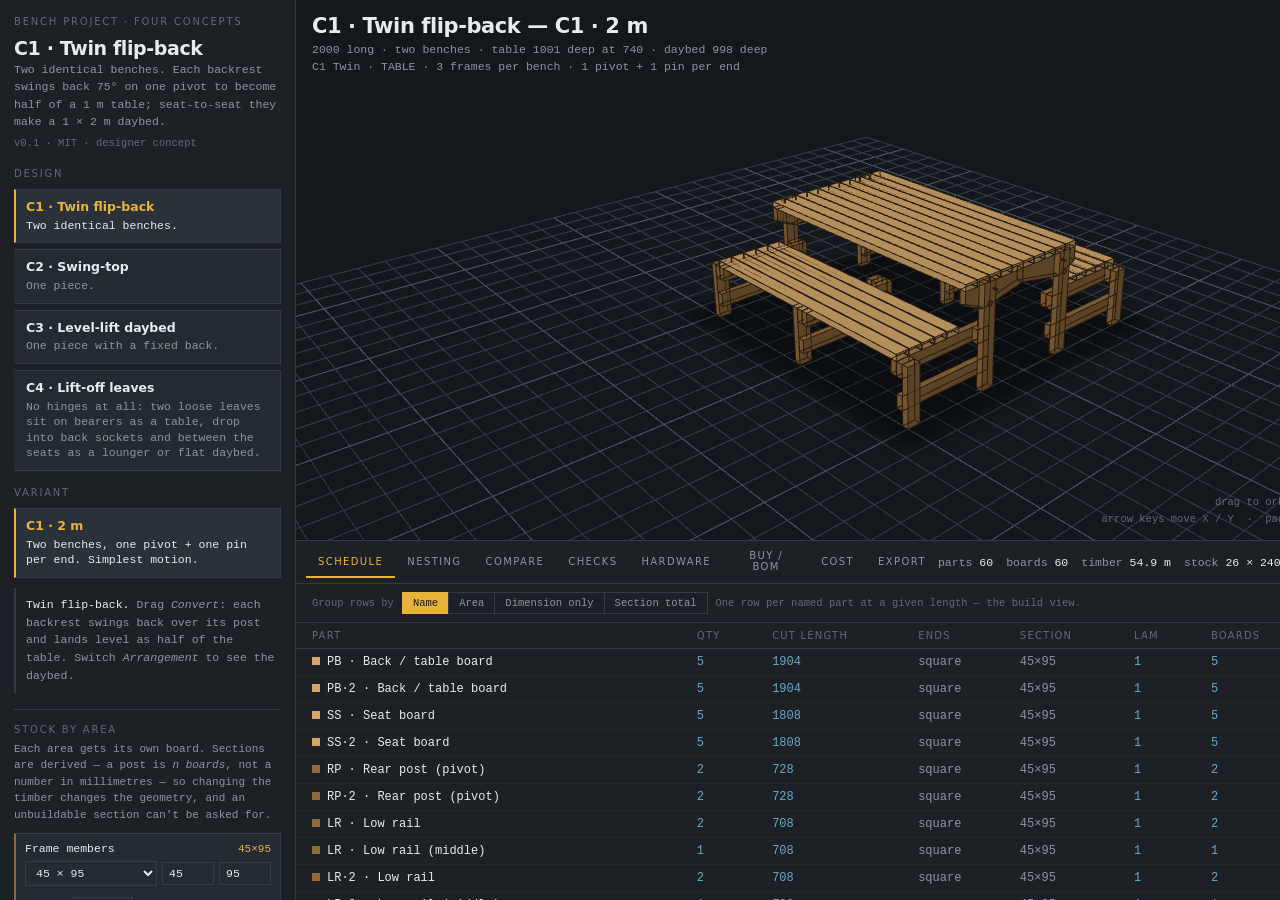
<file: app/concepts.html>
<!doctype html><html><head><meta charset=utf8><meta name=viewport content="width=device-width,initial-scale=1"><style>:root{color-scheme:light}body{margin:0;padding:0;font:14px -apple-system,BlinkMacSystemFont,sans-serif;background:#faf9f5;color:#141413}img{max-width:100%}</style></head><body>
<meta charset="utf-8">
<meta name="viewport" content="width=device-width, initial-scale=1, viewport-fit=cover">
<title>Bench concepts</title>
<!--
  furniture-kit / prototype 04
  ---------------------------------------------------------------------------
  What changed from 03, and why:

  1. STOCK IS PER AREA. Posts, rails, slats and ties each carry their own
     board section. This forced the real fix to LIMIT-3: a design no longer
     asks for "80×80" and hope lamination reaches it. It asks for "4 boards",
     and the section is DERIVED — 4 × 20×80 gives 80×80, 4 × 22×95 gives
     88×95. Geometry follows the timber, so an unbuildable section can no
     longer be expressed. LIMIT-3 is gone by construction, not by warning.

  2. REAL DEPTH BUFFER. 03 sorted faces by centroid distance (painter's
     algorithm), which is simply wrong for interpenetrating boxes — and every
     joint in this model interpenetrates. Replaced with raw WebGL: per-pixel
     depth test, MSAA, key/fill lighting, edge lines, an occluding grid and a
     soft contact shadow. No three.js, no dependencies.

  3. REPORT MODES, from dprojects/Woodworking's getKey(): one scan of the
     parts array, several schedules over it — by name, by area, by dimension
     only, or by section total. Their key is composed from sorted dimensions
     plus optionally label and/or group; mine now does the same.

  Also carried over from the repo reading:
     - `bom:false` per part (their Woodworking_BOM property) so hardware opts
       out of every schedule with no special-casing in the extractor.
     - `info{designer,version,license}` provenance (O-LAP's Design.info).
     - getWeight — mass matters for a bench you have to carry.

  NOT taken from O-LAP: its updateGeom(group, sliceManager) mutates a
  THREE scene and slices solids into planar ribs for CNC sheet cutting. That
  is a mesh-slicer for plywood; it has no parts list. Wrong model for
  beam-and-screw work, so nothing was ported.

  Section banners map onto the proposed repo layout:
      core/  §1   designs/ §2   viewers/ §3 §4   outputs/ §5
      checks/ §6  index.html §7
-->
<style>
  :root{
    --ink:#15181c; --panel:#1d2126; --panel2:#242a31; --rule:#333b44;
    --fg:#e7ebef; --dim:#8b959f; --dimmer:#5f6a75;
    --pencil:#e8b33a; --blue:#69a8c4; --red:#d4736a; --green:#7fb069;
    --mono: ui-monospace, "SF Mono", SFMono-Regular, Menlo, Consolas, "Liberation Mono", "Arial Hebrew", Arial, monospace;
    --sans: "Helvetica Neue", Inter, system-ui, -apple-system, sans-serif;
  }
  *{box-sizing:border-box}
  html,body{margin:0;height:100%;background:var(--ink);color:var(--fg);
            font-family:var(--mono);font-size:13px;-webkit-font-smoothing:antialiased}
  body{display:grid;grid-template-columns:296px 1fr;grid-template-rows:1fr auto;height:100vh;overflow:hidden}

  #rail{grid-row:1/3;background:var(--panel);border-right:1px solid var(--rule);overflow-y:auto;padding:16px 14px 40px}
  .eyebrow{font-family:var(--sans);font-size:10px;letter-spacing:.18em;text-transform:uppercase;
           color:var(--dimmer);margin:0 0 10px}
  h1{font-family:var(--sans);font-size:19px;font-weight:700;letter-spacing:-.02em;margin:0 0 2px}
  .sub{color:var(--dim);font-size:11.5px;line-height:1.5;margin:0 0 16px}
  .prov{color:var(--dimmer);font-size:10.5px;margin:-10px 0 16px;line-height:1.5}
  .vbtn{display:block;width:100%;text-align:left;background:var(--panel2);border:1px solid var(--rule);
        border-left:2px solid transparent;color:var(--dim);padding:9px 10px;cursor:pointer;
        font-family:var(--mono);font-size:11.5px;line-height:1.35;margin-bottom:6px}
  .vbtn b{display:block;font-family:var(--sans);font-size:12.5px;color:var(--fg);font-weight:600;margin-bottom:2px}
  .vbtn:hover{border-color:var(--dimmer)}
  .vbtn.on{border-left-color:var(--pencil);background:#2b3138;color:var(--fg)}
  .vbtn.on b{color:var(--pencil)}
  .note{border-left:2px solid var(--rule);padding:8px 0 8px 10px;margin:10px 0 4px;
        color:var(--dim);font-size:11.5px;line-height:1.55}
  .note b{color:var(--fg);font-weight:400}
  .grp{margin-top:16px;padding-top:14px;border-top:1px solid var(--rule)}
  .row{display:flex;justify-content:space-between;align-items:baseline;margin-bottom:5px;gap:8px}
  .row label{color:var(--dim);font-size:11.5px}
  .row output{color:var(--pencil);font-variant-numeric:tabular-nums}
  input[type=range]{width:100%;margin:0 0 12px;accent-color:var(--pencil);height:16px}
  input[type=number]{width:100%;background:var(--panel2);border:1px solid var(--rule);color:var(--fg);
                     font-family:var(--mono);font-size:11.5px;padding:4px 6px}
  select{width:100%;background:var(--panel2);border:1px solid var(--rule);color:var(--fg);
         font-family:var(--mono);font-size:11.5px;padding:4px 6px}
  .chk{display:flex;align-items:center;gap:8px;color:var(--dim);font-size:11.5px;margin-bottom:8px;cursor:pointer}
  .chk input{accent-color:var(--pencil)}
  .seg{display:flex;margin-bottom:10px}
  .seg button{flex:1;background:none;border:1px solid var(--rule);border-right-width:0;color:var(--dim);
              padding:6px 2px;cursor:pointer;font-family:var(--mono);font-size:10.5px;white-space:nowrap}
  .seg button:last-child{border-right-width:1px}
  .seg button.on{background:var(--pencil);border-color:var(--pencil);color:#1a1408}

  /* per-area stock block */
  .area{border:1px solid var(--rule);border-left:2px solid var(--sw,var(--dimmer));
        padding:8px 9px;margin-bottom:7px;background:var(--panel2)}
  .area .top{display:flex;justify-content:space-between;align-items:baseline;margin-bottom:6px}
  .area .nm{color:var(--fg);font-size:11.5px}
  .area .got{color:var(--pencil);font-size:11px;font-variant-numeric:tabular-nums}
  .area .fields{display:grid;grid-template-columns:1fr 52px 52px;gap:5px;align-items:center}
  .area .cap{grid-column:1/4;color:var(--dimmer);font-size:10px;margin-top:4px;line-height:1.4}

  .pad{display:grid;grid-template-columns:repeat(3,1fr);gap:5px;margin-bottom:10px}
  .pad button{background:var(--panel2);border:1px solid var(--rule);color:var(--fg);padding:8px 0;
              cursor:pointer;font-family:var(--mono);font-size:12px}
  .pad button:hover{border-color:var(--pencil);color:var(--pencil)}
  .pad .lbl{display:flex;align-items:center;justify-content:center;color:var(--dimmer);font-size:10px;
            letter-spacing:.1em;font-family:var(--sans);text-transform:uppercase}
  .views{display:flex;gap:5px;flex-wrap:wrap;margin-top:4px}
  .views button,.ghost{background:none;border:1px solid var(--rule);color:var(--dim);padding:5px 9px;
                       cursor:pointer;font-family:var(--mono);font-size:11px}
  .views button:hover,.ghost:hover{border-color:var(--pencil);color:var(--pencil)}

  #view{position:relative;background:#14171b;overflow:hidden;touch-action:none}
  #cv{display:block;width:100%;height:100%}
  #svgWrap{position:absolute;inset:0;display:none;overflow:auto;background:#f4f1ea}
  #svgWrap svg{display:block;margin:0 auto}
  #hud{position:absolute;left:16px;top:14px;pointer-events:none}
  #hud .t{font-family:var(--sans);font-size:21px;font-weight:700;letter-spacing:-.02em}
  #hud .d{color:var(--dim);font-size:11.5px;margin-top:3px;font-variant-numeric:tabular-nums;line-height:1.5}
  #vtabs{position:absolute;right:14px;top:12px;display:flex}
  #vtabs button{background:rgba(20,23,27,.8);border:1px solid var(--rule);border-right-width:0;color:var(--dim);
                padding:5px 11px;cursor:pointer;font-family:var(--mono);font-size:11px}
  #vtabs button:last-child{border-right-width:1px}
  #vtabs button.on{background:var(--pencil);border-color:var(--pencil);color:#1a1408}
  #tip{position:absolute;right:14px;bottom:12px;color:var(--dimmer);font-size:10.5px;
       pointer-events:none;text-align:right;line-height:1.6}
  #sel{position:absolute;right:14px;top:46px;width:250px;background:rgba(23,27,32,.95);
       border:1px solid var(--rule);border-left:2px solid #5cc7fa;padding:11px 12px;display:none}
  #sel .selhead{display:flex;justify-content:space-between;align-items:baseline;gap:8px}
  #sel .selhead b{font-family:var(--sans);font-size:13px;color:#7fd0fb;font-weight:600}
  #sel .seldims{color:var(--dim);font-size:11px;line-height:1.6;margin-top:6px;
                font-variant-numeric:tabular-nums}
  #sel textarea{width:100%;height:58px;background:#14171b;border:1px solid var(--rule);
                color:var(--fg);font-family:var(--mono);font-size:11px;padding:6px 7px;resize:vertical}
  #sel .selbtns{display:flex;gap:6px;align-items:center;margin-top:6px}
  #sel .msg{color:var(--green);font-size:10.5px}
  #err{position:absolute;inset:0;display:none;place-content:center;padding:24px;color:var(--red);
       font-size:12px;text-align:center;line-height:1.6;background:rgba(21,24,28,.94)}

  #panel{grid-column:2;background:var(--panel);border-top:1px solid var(--rule);height:40vh;
         display:flex;flex-direction:column;min-height:0}
  #ptabs{display:flex;align-items:center;border-bottom:1px solid var(--rule);padding:0 10px;flex:none}
  #ptabs button{background:none;border:none;border-bottom:2px solid transparent;color:var(--dim);
                padding:9px 12px;cursor:pointer;font-family:var(--sans);font-size:10px;
                letter-spacing:.14em;text-transform:uppercase}
  #ptabs button.on{color:var(--pencil);border-bottom-color:var(--pencil)}
  #ptabs .stats{margin-left:auto;display:flex;gap:13px;padding-right:8px;flex-wrap:nowrap;overflow-x:auto}
  #ptabs .stat{color:var(--dim);font-size:11.5px;font-variant-numeric:tabular-nums;white-space:nowrap}
  #ptabs .stat b{color:var(--fg);font-weight:400}
  #pbody{overflow:auto;flex:1;min-height:0}
  .pane{display:none}
  .pane.on{display:block}
  .modebar{display:flex;align-items:center;gap:8px;padding:8px 16px;border-bottom:1px solid var(--rule);
           color:var(--dimmer);font-size:10.5px;flex-wrap:wrap}
  .modebar .seg{margin:0;width:auto}
  .modebar .seg button{padding:4px 10px}

  table{border-collapse:collapse;width:100%;font-variant-numeric:tabular-nums}
  th{position:sticky;top:0;background:var(--panel);text-align:left;font-weight:400;color:var(--dimmer);
     font-size:10px;letter-spacing:.12em;text-transform:uppercase;font-family:var(--sans);
     padding:7px 16px;border-bottom:1px solid var(--rule);white-space:nowrap;z-index:1}
  td{padding:6px 16px;border-bottom:1px solid #23282e;font-size:12px;white-space:nowrap}
  tbody tr{cursor:crosshair}
  tbody tr:hover{background:#2b3138}
  tbody tr:hover td:first-child{box-shadow:inset 2px 0 0 var(--pencil)}
  td.num{color:var(--blue)} td.dim{color:var(--dim)}
  tr.tot td{border-top:1px solid var(--rule);color:var(--fg)}
  .swatch{display:inline-block;width:8px;height:8px;margin-right:7px;vertical-align:baseline}

  .nest{padding:12px 16px 20px}
  .nsec{font-family:var(--sans);font-size:10px;letter-spacing:.14em;text-transform:uppercase;
        color:var(--dimmer);margin:14px 0 8px}
  .bar{display:flex;height:26px;border:1px solid var(--rule);margin-bottom:4px;background:#1a1e23;
       font-size:10px;overflow:hidden}
  .bar span{display:flex;align-items:center;justify-content:center;border-right:1px solid #1a1e23;
            overflow:hidden;white-space:nowrap;color:#1a1408}
  .bar .waste{background:repeating-linear-gradient(45deg,#242a31,#242a31 4px,#1e2329 4px,#1e2329 8px);
              color:var(--dimmer);border-right:none}
  .barlbl{display:flex;justify-content:space-between;color:var(--dimmer);font-size:10.5px;margin-bottom:10px}

  .checks{padding:8px 16px 20px}
  .chkrow{display:flex;gap:10px;align-items:flex-start;padding:9px 0;border-bottom:1px solid #23282e;line-height:1.5}
  .chkrow .tag{flex:none;width:52px;font-size:10px;letter-spacing:.1em;font-family:var(--sans);
               text-transform:uppercase;padding-top:2px}
  .ok .tag{color:var(--green)} .warn .tag{color:var(--pencil)} .fail .tag{color:var(--red)}
  .chkrow .txt{color:var(--dim);font-size:12px}
  .chkrow .txt b{color:var(--fg);font-weight:400}
  .chkrow .val{margin-left:auto;color:var(--blue);font-variant-numeric:tabular-nums;font-size:12px;flex:none;padding-left:12px}

  .exp{padding:14px 16px 20px;display:grid;grid-template-columns:210px 1fr;gap:16px;min-height:0}
  .exp .list button{display:block;width:100%;text-align:left;background:var(--panel2);border:1px solid var(--rule);
                    border-left:2px solid transparent;color:var(--dim);padding:7px 10px;cursor:pointer;
                    font-family:var(--mono);font-size:11.5px;margin-bottom:5px}
  .exp .list button.on{border-left-color:var(--pencil);color:var(--fg);background:#2b3138}
  .exp .out{display:flex;flex-direction:column;min-width:0}
  .exp .out .bar2{display:flex;gap:6px;margin-bottom:8px;align-items:center}
  .exp .out .bar2 .msg{color:var(--green);font-size:11px}
  pre#expText{margin:0;background:#14171b;border:1px solid var(--rule);padding:10px 12px;overflow:auto;
              max-height:26vh;font-size:11px;line-height:1.5;color:var(--dim);white-space:pre}
  .imp textarea{width:100%;height:70px;background:#14171b;border:1px solid var(--rule);
                color:var(--dim);font-family:var(--mono);font-size:11px;padding:8px 10px;resize:vertical}
  .imp input[type=file]{color:var(--dim);font-family:var(--mono);font-size:11px;width:auto}
  .imp .msg{font-size:11px}
  .imp .msg.bad{color:var(--red)}

  @media (max-width:980px){
    body{grid-template-columns:1fr;grid-template-rows:auto 44vh auto}
    #rail{grid-row:auto;border-right:none;border-bottom:1px solid var(--rule);max-height:34vh}
    #panel{grid-column:1;height:32vh}
    .exp{grid-template-columns:1fr}
  }

  /* ---- phone layout: 3D view pinned on top, controls and tables scroll below ---- */
  @media (max-width:760px){
    html,body{height:auto;-webkit-text-size-adjust:100%}
    body{display:flex;flex-direction:column;height:auto;overflow:visible}
    #view{order:-1}
    #view{position:sticky;top:0;z-index:5;height:52vh;height:52svh;min-height:260px;
          border-bottom:1px solid var(--rule)}
    #rail{max-height:none;overflow:visible;border-bottom:1px solid var(--rule);padding:14px 12px 24px}
    #panel{height:auto;min-height:60vh;border-top:none}
    #pbody{overflow:visible}
    #ptabs{overflow-x:auto;-webkit-overflow-scrolling:touch;padding:0 4px;flex-wrap:nowrap;
           position:sticky;top:52vh;top:52svh;z-index:4;background:var(--panel)}
    #ptabs button{flex:none;padding:12px 11px}
    #ptabs .stats{display:none}
    #pbody{overflow-x:auto}
    th,td{padding:7px 10px}
    .modebar,.nest,.checks,.exp{padding-left:12px;padding-right:12px}
    pre#expText{max-height:40vh}
    #hud{left:10px;top:8px;right:150px}
    #hud .t{font-size:16px}
    #hud .d{font-size:10.5px}
    #vtabs{right:8px;top:8px}
    #vtabs button{padding:8px 12px}
    #tip{display:none}
    #sel{left:8px;right:8px;top:auto;bottom:8px;width:auto;max-height:70%;overflow:auto}
    #sel textarea{font-size:16px}
    /* >=16px inputs stop iOS Safari zooming the page on focus; bigger tap targets */
    input[type=number],select,textarea{font-size:16px;padding:8px}
    input[type=range]{height:28px;margin-bottom:10px}
    .vbtn{padding:12px 11px}
    .seg button,.views button,.ghost{padding:10px 8px;font-size:12px}
    .pad button{padding:12px 0}
    .chk{margin-bottom:12px;font-size:12.5px}
    .chk input{width:20px;height:20px}
    .area .fields{grid-template-columns:1fr 64px 64px}
    #pbody .modebar .seg{flex-wrap:wrap}
  }

  /* extras: Buy / BOM tab, files box */
  .buyhead{padding:12px 16px 8px;color:var(--dim);font-size:12px;line-height:1.6}
  .buyhead b{color:var(--fg);font-family:var(--sans)}
  .buyhead .ghost{margin-left:6px;text-decoration:none;display:inline-block}
  table.buy{margin:0 0 6px}
  table.buy td{white-space:normal;vertical-align:top;line-height:1.45}
  table.buy td a{color:var(--blue)}
  table.buy tr.cat td{background:#2b3138;color:var(--pencil);font-family:var(--sans);font-size:10px;
                      letter-spacing:.14em;text-transform:uppercase;padding:6px 16px}
  table.buy .small{font-size:11px} table.buy .ref{font-size:10px;color:var(--pencil)}
  .sa{margin:6px 16px 14px;border:1px solid var(--rule);border-left:2px solid var(--pencil);padding:8px 0 4px;background:var(--panel2)}
  .sa .sat{font-family:var(--sans);font-weight:600;padding:0 12px 6px}
  .sa ol{margin:6px 0 6px 28px;padding:0;color:var(--dim);font-size:12px;line-height:1.55}
  .sa .dim.small{padding:0 12px}
  .files{display:flex;flex-wrap:wrap;gap:6px 14px;font-size:11.5px}
  .files a{color:var(--blue);text-decoration:none} .files a:hover{text-decoration:underline}
</style>

<div id="rail">
  <p class="eyebrow">bench project · four concepts</p>
  <h1 id="dTitle">—</h1>
  <p class="sub" id="dBlurb">—</p>
  <p class="prov" id="dProv">—</p>

  <p class="eyebrow">Design</p>
  <div id="designList"></div>

  <p class="eyebrow" style="margin-top:16px">Variant</p>
  <div id="variantList"></div>
  <div class="note" id="vnote"></div>

  <div class="grp">
    <p class="eyebrow">Stock by area</p>
    <p class="sub" style="margin:-4px 0 10px;font-size:11px">
      Each area gets its own board. Sections are derived — a post is
      <i>n boards</i>, not a number in millimetres — so changing the timber
      changes the geometry, and an unbuildable section can't be asked for.
    </p>
    <div id="areaHost"></div>
    <div id="sheetHost" style="display:none">
      <div class="area" style="--sw:#8fa2b5">
        <div class="top"><span class="nm">Sheet good</span><span class="got" id="sheetGot"></span></div>
        <div class="fields" style="grid-template-columns:1fr 1fr">
          <input type="number" id="shT" step="1" min="6" title="thickness">
          <input type="number" id="shP" step="1" min="0" title="price per sheet">
          <input type="number" id="shL" step="10" min="300" title="sheet length">
          <input type="number" id="shW" step="10" min="300" title="sheet width">
          <div class="cap">Thickness / price, then sheet length &times; width. Panels are
            nested on these separately from the linear bars.</div>
        </div>
      </div>
    </div>
    <div class="row" style="margin-top:10px"><label>Stock length</label><input type="number" id="nLen" step="100" style="width:80px"></div>
    <div class="row"><label>Saw kerf</label><input type="number" id="nKerf" step="1" style="width:80px"></div>
    <div class="row"><label>Density kg/m³</label><input type="number" id="nDens" step="10" style="width:80px"></div>
  </div>

  <div id="paramHost"></div>

  <div class="grp">
    <p class="eyebrow">Move the view</p>
    <div class="seg" id="segMode">
      <button data-m="orbit" class="on">Orbit</button>
      <button data-m="pan">Pan</button>
    </div>
    <div class="pad">
      <button data-ax="x-">&minus;</button><div class="lbl">X</div><button data-ax="x+">+</button>
      <button data-ax="y-">&minus;</button><div class="lbl">Y</div><button data-ax="y+">+</button>
      <button data-ax="z-">&minus;</button><div class="lbl">Z</div><button data-ax="z+">+</button>
    </div>
    <div class="row"><label>Zoom</label><output id="oZ"></output></div>
    <input type="range" id="sZ" min="700" max="9000" step="50">
    <div class="views">
      <button data-view="iso">Iso</button><button data-view="front">Front</button>
      <button data-view="side">End</button><button data-view="top">Top</button><button data-view="reset">Reset</button>
    </div>
    <div class="row" style="margin-top:12px"><label>Explode</label><output id="oX">0 mm</output></div>
    <input type="range" id="sX" min="0" max="600" step="5" value="0">
    <label class="chk"><input type="checkbox" id="cLams" checked> Show glue-up boards</label>
    <label class="chk"><input type="checkbox" id="cEdges" checked> Edge lines</label>
    <label class="chk"><input type="checkbox" id="cGrid" checked> Ground grid</label>
  </div>
</div>

<div id="view">
  <canvas id="cv"></canvas>
  <div id="svgWrap"></div>
  <div id="hud"><div class="t" id="hudT"></div><div class="d" id="hudD"></div></div>
  <div id="vtabs">
    <button data-vt="3d" class="on">3D</button>
    <button data-vt="draw">Drawing</button>
    <button data-vt="asm">Assembly</button>
  </div>
  <div id="tip">drag to orbit &nbsp;·&nbsp; shift-drag or right-drag to pan<br>
    arrow keys move X / Y &nbsp;·&nbsp; page up / down moves Z &nbsp;·&nbsp; scroll to zoom</div>
  <div id="err"></div>
  <div id="sel">
    <div class="selhead">
      <b id="selName">—</b>
      <button class="ghost" id="selClose" style="padding:2px 7px">×</button>
    </div>
    <div class="seldims" id="selDims"></div>
    <p class="eyebrow" style="margin:10px 0 5px">Note for this part</p>
    <textarea id="selNote" placeholder="e.g. house this into the post, 8 mm deep"></textarea>
    <div class="selbtns">
      <button class="ghost" id="selCopy">Copy reference</button>
      <span class="msg" id="selMsg"></span>
    </div>
  </div>
</div>

<div id="panel">
  <div id="ptabs">
    <button data-p="cut" class="on">Schedule</button>
    <button data-p="nest">Nesting</button>
    <button data-p="compare">Compare</button>
    <button data-p="checks">Checks</button>
    <button data-p="hw">Hardware</button>
    <button data-p="buy">Buy / BOM</button>
    <button data-p="cost">Cost</button>
    <button data-p="export">Export</button>
    <div class="stats">
      <span class="stat">parts <b id="stPc"></b></span>
      <span class="stat">boards <b id="stBd"></b></span>
      <span class="stat">timber <b id="stM"></b></span>
      <span class="stat">stock <b id="stB"></b></span>
      <span class="stat">waste <b id="stW"></b></span>
      <span class="stat">mass <b id="stKg"></b></span>
      <span class="stat">cost <b id="stC"></b></span>
    </div>
  </div>
  <div id="pbody">
    <div class="pane on" id="paneCut">
      <div class="modebar">
        <span>Group rows by</span>
        <div class="seg" id="segReport">
          <button data-r="name" class="on">Name</button>
          <button data-r="group">Area</button>
          <button data-r="dim">Dimension only</button>
          <button data-r="section">Section total</button>
        </div>
        <span id="reportHint"></span>
      </div>
      <table><thead><tr id="cutHead"></tr></thead><tbody id="tbCut"></tbody></table>
    </div>
    <div class="pane" id="paneNest"><div class="nest" id="nestBody"></div></div>
    <div class="pane" id="paneCompare">
      <table><thead><tr>
        <th>Variant</th><th>Parts</th><th>Boards</th><th>Timber</th><th>Stock</th>
        <th>Waste</th><th>Mass</th><th>Cost</th><th>Max span</th><th>Deflection</th>
      </tr></thead><tbody id="tbCmp"></tbody></table>
    </div>
    <div class="pane" id="paneChecks"><div class="checks" id="checkBody"></div></div>
    <div class="pane" id="paneHw"><div id="hwBody" style="padding:4px 16px 24px"></div></div>
    <div class="pane" id="paneBuy"><div id="buyBody" style="padding:0 0 24px"></div></div>
    <div class="pane" id="paneCost">
      <div class="modebar">
        <span>VAT %</span><input type="number" id="cVat" step="1" style="width:56px">
        <span>ILS / cut, bar</span><input type="number" id="cCutBar" step="0.5" style="width:56px">
        <span>ILS / cut, sheet</span><input type="number" id="cCutSheet" step="0.5" style="width:56px">
        <span id="costHint"></span>
      </div>
      <table><thead><tr>
        <th>Item</th><th>Areas</th><th>Qty</th><th>Unit</th><th>ILS each</th><th>ILS </th>
      </tr></thead><tbody id="tbCost"></tbody></table>
      <p class="sub" id="costNote" style="padding:12px 16px 20px;margin:0"></p>
    </div>
    <div class="pane" id="paneExport">
      <div id="filesBox" style="padding:14px 16px 4px"></div>
      <div class="exp">
        <div class="list" id="expList"></div>
        <div class="out">
          <div class="bar2">
            <button class="ghost" id="btnCopy">Copy</button>
            <button class="ghost" id="btnDl">Download</button>
            <span class="msg" id="expMsg"></span>
          </div>
          <pre id="expText"></pre>
          <div class="imp">
            <p class="eyebrow" style="margin:14px 0 8px">Load a saved design</p>
            <div class="bar2">
              <input type="file" id="impFile" accept=".json,application/json">
              <button class="ghost" id="btnImport">Load pasted text</button>
              <span class="msg" id="impMsg"></span>
            </div>
            <textarea id="impText" placeholder="…or paste a design.json here"></textarea>
          </div>
        </div>
      </div>
    </div>
  </div>
</div>

<script>
"use strict";

/* =========================================================================
   §1  core/ — stock, derived sections, parts model
   -------------------------------------------------------------------------
   The central change in 04. A design never states a section in millimetres.
   It states an AREA ("post") and a LAMINATION COUNT ("4 boards"). The
   section falls out of whatever stock that area is set to:

       built('post', 4) with 20×80  ->  80 × 80  (lam 4)
       built('post', 4) with 22×95  ->  88 × 95  (lam 4)

   Geometry then uses .a and .b, so the whole piece resizes with the timber.
   ========================================================================= */

var PRESET_SECTIONS = [
  [18,70],[19,89],[20,80],[22,95],[25,100],[25,150],[32,100],[38,89],[45,95],[47,100]
];

/* A part's two ends may be cut at an angle. In the part's own frame the axis
   runs along local Z and the end planes are

       near end :  z = -halfLen + y*tan(cut1)
       far  end :  z = +halfLen + y*tan(cut2)

   so a bevel is one scalar per end and the solid stays an 8-corner prism.
   Rotation is only ever about X, which is why a single angle per end is
   enough — every bevel this model can express lies in the YZ plane. */
function bevelLength(size, cut1, cut2){
  var hy = size[1]/2;
  return size[2] + hy*(Math.abs(Math.tan(cut1||0)) + Math.abs(Math.tan(cut2||0)));
}

function makeCtx(stockFor, sheet){
  var parts = [], warnings = [];

  function record(name, area, size, pos, ex, rot, lam, len, cuts){
    var st = stockFor(area);
    var d = size.slice().sort(function(x,y){ return x-y; });
    var c1 = (cuts && cuts.a) || 0, c2 = (cuts && cuts.b) || 0;
    var cut = (len==null) ? d[2] : len;
    if(c1 || c2) cut = bevelLength(size, c1, c2);
    var secT = lam*st.t, secW = st.w;
    parts.push({
      name:name, group:area, kind:'linear', count:1,
      size:size, pos:pos, ex:ex||[0,0,0], rot:rot||0,
      lam:lam, stock:[st.t,st.w], cut1:c1, cut2:c2,
      section:[secT, secW],
      sec: (lam>1 ? secT+'×'+secW+' ('+lam+'×'+st.t+'×'+st.w+')' : st.t+'×'+st.w),
      cut: cut
    });
  }

  return {
    parts:parts,
    stock: stockFor,
    sheet: sheet,
    warnings: warnings,

    /* A derived length that has been squeezed out of existence by fat boards
       in a small frame. Returning a negative size silently produced inside-out
       geometry; this clamps it and says so instead. */
    span:function(label, v, min){
      min = min || 1;
      if(v >= min) return v;
      warnings.push(label+' has no room — '+Math.round(v)+' mm');
      return min;
    },

    /* the derived-section helper — a is thickness (n boards), b is width */
    built:function(area, n){
      var st = stockFor(area);
      return { a: n*st.t, b: st.w, lam:n, t:st.t, w:st.w };
    },

    box:function(name, area, lam, size, pos, ex, rot, cuts){
      record(name, area, size, pos, ex, rot, lam, null, cuts);
    },

    member:function(name, area, lam, sa, sb, p1, p2, ex, cuts){
      var dy=p2[1]-p1[1], dz=p2[2]-p1[2], len=Math.sqrt(dy*dy+dz*dz);
      record(name, area, [sa,sb,len],
             [p1[0], (p1[1]+p2[1])/2, (p1[2]+p2[2])/2],
             ex, Math.atan2(-dy,dz), lam, len, cuts);
    },

    /* Bevel needed so a member running along `dir` (a YZ vector) finishes flush
       against a plane whose YZ normal is `n`. Square cut is bevel 0. */
    bevelTo:function(dir, n){
      var L = Math.hypot(dir[0], dir[1]) || 1;
      var uZ = [dir[0]/L, dir[1]/L];
      var uY = [uZ[1], -uZ[0]];
      var nz = n[0]*uZ[0] + n[1]*uZ[1];
      var ny = n[0]*uY[0] + n[1]*uY[1];
      if(Math.abs(nz) < 1e-9) return 0;
      return Math.atan(-ny/nz);
    },

    /* where a line through A along dir meets the plane through Q with normal n */
    hitPlane:function(A, dir, Q, n){
      var den = n[0]*dir[0] + n[1]*dir[1];
      if(Math.abs(den) < 1e-9) return A.slice();
      var t = (n[0]*(Q[0]-A[0]) + n[1]*(Q[1]-A[1]))/den;
      return [A[0]+t*dir[0], A[1]+t*dir[1]];
    },

    /* A solid surface edge-glued from the SAME linear boards. One box in the
       model, but n boards in the schedule — hence `count`. Nothing downstream
       changes: it nests on bars like any other board. */
    gluedPanel:function(name, area, lam, size, pos, ex){
      var st = stockFor(area);
      var n = Math.max(1, Math.ceil(size[1]/st.w));
      var secT = lam*st.t;
      parts.push({ name:name, group:area, kind:'linear', count:n,
                   size:size, pos:pos, ex:ex||[0,0,0], rot:0,
                   lam:lam, stock:[st.t,st.w], cut1:0, cut2:0, section:[secT, st.w],
                   sec:(lam>1 ? secT+'×'+st.w+' ('+lam+'×'+st.t+'×'+st.w+')' : st.t+'×'+st.w),
                   cut:size[0], glued:{ boards:n } });
      return parts[parts.length-1];
    },

    /* A sheet good. NOT a linear member: it has two in-plane dimensions, comes
       off a sheet rather than a bar, and so is invisible to bar nesting. This
       is the second `kind` the parts model has ever needed. */
    panel:function(name, area, size, pos, ex){
      var dims = [size[0], size[1]].slice().sort(function(a,b){ return b-a; });
      parts.push({ name:name, group:area, kind:'panel', count:1,
                   size:size, pos:pos, ex:ex||[0,0,0], rot:0,
                   lam:1, stock:[sheet.t,0], cut1:0, cut2:0,
                   panel:{ L:Math.round(dims[0]), W:Math.round(dims[1]), t:sheet.t },
                   section:[sheet.t, Math.round(dims[1])],
                   sec: sheet.t+' mm sheet',
                   cut: Math.round(dims[0]) });
      return parts[parts.length-1];
    },

    /* A PROFILE part: a convex side-view polygon (Y,Z) extruded along X from x0
       to x1. The folding bench needs it — rounded pivot ends and angled stop
       blocks are not 8-corner prisms. o.cut = blank length, o.flat = marking-out
       outline in the board's own frame, o.bom === false = drawn-only marker. */
    prism:function(name, area, x0, x1, poly, ex, o){
      o = o || {};
      var A = 0;
      for(var i=0;i<poly.length;i++){ var a=poly[i], b=poly[(i+1)%poly.length]; A += a[0]*b[1]-b[0]*a[1]; }
      if(A < 0) poly = poly.slice().reverse();
      var y0=1e9,y1=-1e9,z0=1e9,z1=-1e9;
      poly.forEach(function(q){ if(q[0]<y0)y0=q[0]; if(q[0]>y1)y1=q[0]; if(q[1]<z0)z0=q[1]; if(q[1]>z1)z1=q[1]; });
      var st = (o.bom === false) ? {t:0,w:0} : stockFor(area);
      var W = o.W || st.w, T = o.T || (x1 - x0);
      parts.push({ name:name, group:area, kind:'linear', count:1,
                   size:[T, y1-y0, z1-z0], pos:[(x0+x1)/2, (y0+y1)/2, (z0+z1)/2],
                   ex:ex||[0,0,0], rot:0, lam:1, stock:[st.t,st.w], cut1:0, cut2:0,
                   section:[Math.round(T), W], sec:(o.bom === false ? '—' : Math.round(T)+'×'+W),
                   cut:(o.cut != null ? o.cut : Math.max(y1-y0, z1-z0)),
                   prism:{ x0:x0, x1:x1, poly:poly }, flat:o.flat || null,
                   bom:(o.bom === false ? false : undefined), partId:o.partId, fab:o.note });
      return parts[parts.length-1];
    },

    /* bom:false — dprojects/Woodworking's Woodworking_BOM property. Drawn,
       but invisible to every schedule, with no special case in the extractor. */
    dot:function(name, pos, ex){
      parts.push({ name:name, group:'head', size:[11,11,3], pos:pos, ex:ex||[0,0,1.6],
                   rot:0, bom:false, kind:'linear', count:1, cut1:0, cut2:0,
                   section:[0,0], stock:[0,0], sec:'—', lam:0, cut:0 });
    },

    spread:function(span, mw, gap, origin){
      /* Rounding to the nearest count can ask for more members than fit,
         which produces a NEGATIVE gap — i.e. slats overlapping each other.
         Clamp to what physically fits so the gap can never go below zero. */
      var n = Math.max(1, Math.round((span+gap)/(mw+gap)));
      n = Math.max(1, Math.min(n, Math.floor(span/mw)));
      var g = n>1 ? Math.max(0, (span - n*mw)/(n-1)) : 0;
      var out=[];
      for(var i=0;i<n;i++) out.push(origin + mw/2 + i*(mw+g));
      return { centres:out, n:n, gap:g, crowded:(span < mw) };
    }
  };
}

/* =========================================================================
   §2  designs/ — plugins: {info, areas, schema, variants, build}
   `areas` is new: it declares which stock groups this design uses, so the
   rail can generate a board picker per area without knowing the design.
   ========================================================================= */

var DESIGNS = {};

DESIGNS.bench = {
  id:'bench', name:'Backed bench',
  blurb:'Closed side frames, seat and back spanning between them. Posts built up from boards.',
  info:{ designer:'—', version:'0.4.0', license:'MIT' },
  areas:[
    {g:'post', label:'Posts',      def:[20,80], hint:'Front and rear legs. Laminated to a square-ish column.'},
    {g:'rail', label:'Rails',      def:[20,80], hint:'Seat rails and cross rails — on edge, carrying the seat.'},
    {g:'slat', label:'Seat slats', def:[20,80], hint:'Laid flat. Width and thickness both change how the seat feels.'},
    {g:'back', label:'Back slats', def:[20,80], hint:'Also flat, raked with the back.'},
    {g:'arm',  label:'Arms & ties',def:[20,80], hint:'Arm rail and low side rail.'}
  ],
  schema:[
    {k:'L',        label:'Length',        group:'Dimensions', type:'range', min:1400, max:2400, step:50, def:2000, unit:'mm'},
    {k:'D',        label:'Depth (frame)', group:'Dimensions', type:'range', min:420,  max:700,  step:10, def:560,  unit:'mm'},
    {k:'Hseat',    label:'Seat height',   group:'Dimensions', type:'range', min:380,  max:500,  step:5,  def:430,  unit:'mm'},
    {k:'Harm',     label:'Arm height',    group:'Dimensions', type:'range', min:560,  max:760,  step:5,  def:650,  unit:'mm'},
    {k:'Hback',    label:'Back height',   group:'Dimensions', type:'range', min:700,  max:1050, step:10, def:900,  unit:'mm'},
    {k:'rake',     label:'Back rake',     group:'Dimensions', type:'range', min:0,    max:20,   step:1,  def:0,    unit:'°'},
    {k:'backSlats',label:'Back slats',    group:'Dimensions', type:'range', min:2,    max:9,    step:1,  def:6,    unit:''},
    {k:'seatGap',  label:'Seat slat gap', group:'Dimensions', type:'range', min:0,    max:25,   step:1,  def:10,   unit:'mm', role:'gap'},
    {k:'seatStyle',label:'Seat surface',  group:'Surface',    type:'select', def:'slats',
       options:[{v:'slats',label:'Slats'},{v:'glued',label:'Glued'},{v:'sheet',label:'Sheet'}]},
    {k:'postLam',  label:'Post build-up', group:'Build-up',   type:'select', def:4,
       options:[{v:1,label:'1 board'},{v:2,label:'2 boards'},{v:3,label:'3 boards'},{v:4,label:'4 boards'}]},
    {k:'railLam',  label:'Rail build-up', group:'Build-up',   type:'select', def:2,
       options:[{v:1,label:'1 board'},{v:2,label:'2 boards'},{v:3,label:'3 boards'}]},
    {k:'backLam',  label:'Back build-up', group:'Build-up',   type:'select', def:1,
       options:[{v:1,label:'1 board'},{v:2,label:'2 boards'},{v:3,label:'3 boards'}]},
    {k:'armLam',   label:'Arm build-up',  group:'Build-up',   type:'select', def:4,
       options:[{v:1,label:'1 board'},{v:2,label:'2 boards'},{v:3,label:'3 boards'},{v:4,label:'4 boards'}]},
    {k:'arms',     label:'Arms',          group:'Build-up',   type:'bool', def:true},
    {k:'lowRail',  label:'Low side rail', group:'Build-up',   type:'bool', def:true},
    {k:'fast',     label:'Fasteners',     group:'Build-up',   type:'select', def:'exposed',
       options:[{v:'exposed',label:'Exposed'},{v:'hidden',label:'Hidden'}]}
  ],
  variants:{
    F1:{ name:'F1 Frame',  tag:'Vertical posts, closed side box, fine back slats.',
         note:'<b>Frame.</b> Vertical posts with arm rail and low rail closing a rectangle at each end. Single-board back slats read as a screen rather than a panel.',
         set:{ rake:0, backSlats:6, seatGap:10, postLam:4, backLam:1, Hback:900, Harm:650 } },
    F2:{ name:'F2 Garden', tag:'Raked back leg, rising arm, three wide slats.',
         note:'<b>Garden.</b> Rear leg raked so the seat edge stays put and the foot splays forward, arm rising toward the back, three back slats.',
         set:{ rake:12, backSlats:3, seatGap:14, postLam:4, backLam:2, Hback:880, Harm:640 } },
    F3:{ name:'F3 Block',  tag:'Heavy build-up, tight gaps, near-solid seat and back.',
         note:'<b>Block.</b> Three-board back slats and 4 mm gaps so seat and back read almost solid. Fewest parts, most timber.',
         set:{ rake:8, backSlats:3, seatGap:4, postLam:4, backLam:3, Hback:860, Harm:660 } }
  },
  build:function(P, ctx, variant){
    var post = ctx.built('post', P.postLam);
    var rail = ctx.built('rail', P.railLam);
    var slat = ctx.built('slat', 1);
    /* the seat's thickness depends on how it is made, and the rails hang off it */
    var seatT = (P.seatStyle === 'sheet') ? ctx.sheet.t : slat.a;
    var back = ctx.built('back', P.backLam);
    /* the arm caps the post, so by default it is built up to the same width —
       a narrower arm leaves a ledge of bare post top either side, which reads
       as a mistake even though it is real geometry */
    var arm  = ctx.built('arm',  P.armLam || P.railLam);

    var rake = P.rake*Math.PI/180, tanR = Math.tan(rake);
    var backThk = Math.max(2, P.backSlats) > 0 ? back.a : 0;
    var X0 = P.L/2 - post.a/2;
    var yF =  P.D/2 - post.b/2, yR = -(P.D/2 - post.b/2);
    function yRat(z){ return yR - (z - P.Hseat)*tanR; }

    /* --- end cuts -------------------------------------------------------
       A raked leg cut square across its axis stands on one corner, and a
       square-ended rail meets a raked post on a wedge. Both ends of the rear
       post are therefore cut HORIZONTAL (bevel -rake, which makes the leg a
       parallelogram), and anything landing on the post's face is cut to that
       face. The front post's top is cut to whatever angle the arm arrives at,
       so the arm beds flat instead of rocking on an edge. */
    var upPost  = [-Math.sin(rake), Math.cos(rake)];   /* rear post axis      */
    var nFloor  = [0,1];                               /* horizontal cut      */
    var bPost   = ctx.bevelTo(upPost, nFloor);         /* = -rake             */
    var nFace   = [Math.cos(rake), Math.sin(rake)];    /* rear post face      */

    /* the arm's direction is needed before the posts are placed, so the front
       post top can be cut to match it */
    var armRise = (variant==='F2') ? 60 : 0;
    var armA    = [yF + post.b/2, P.Harm];
    var armReach= Math.max(1, armA[0] - yRat(P.Harm));
    var armDir  = [-1, armRise/armReach];
    var adl     = Math.hypot(armDir[0], armDir[1]);
    armDir      = [armDir[0]/adl, armDir[1]/adl];
    var nArmBed = [armDir[1], -armDir[0]];             /* arm underside normal */
    var bFrontTop = P.arms ? ctx.bevelTo([0,1], nArmBed) : 0;

    [1,-1].forEach(function(sx){
      ctx.member('Front post','post',post.lam, post.a, post.b,
                 [sx*X0,yF,0],[sx*X0,yF,P.Harm],[sx*1.1,0.4,0],
                 { a:0, b:bFrontTop });
      ctx.member('Rear post','post',post.lam, post.a, post.b,
                 [sx*X0,yRat(0),0],[sx*X0,yRat(P.Hback),P.Hback],[sx*1.1,-0.4,0],
                 { a:bPost, b:bPost });
      if(P.arms){
        /* Now that the end can be cut to the face, the arm runs its centreline
           all the way to the back slats' front surface and is bevelled there —
           no wedge gap, no buried corner. */
        var A = [armA[0], P.Harm + arm.b/2];
        var clear = post.b/2 + backThk;
        var Q  = [yR + clear*nFace[0], P.Hseat + clear*nFace[1]];
        var B  = ctx.hitPlane(A, armDir, Q, nFace);
        ctx.member('Arm rail','arm',arm.lam, arm.a, arm.b,
                   [sx*X0, A[0], A[1]], [sx*X0, B[0], B[1]], [sx*1.1,0,0.5],
                   { a:0, b: ctx.bevelTo(armDir, nFace) });
      }
      if(P.lowRail){
        var zL = 160;
        var Ql = [yR + (post.b/2)*nFace[0], P.Hseat + (post.b/2)*nFace[1]];
        var dl2 = [-1, 0];
        var Bl  = ctx.hitPlane([yF-post.b/2, zL], dl2, Ql, nFace);
        ctx.member('Low side rail','arm',1, arm.t, arm.b,
                   [sx*X0,yF-post.b/2,zL],[sx*X0,Bl[0],Bl[1]],[sx*1.1,0,-0.5],
                   { a:0, b: ctx.bevelTo(dl2, nFace) });
      }
    });

    var Lr = ctx.span('Seat rail', P.L - 2*post.a);
    var railZ = P.Hseat - seatT - rail.b/2;
    ctx.box('Seat rail','rail',rail.lam,[Lr,rail.a,rail.b],[0,yF,railZ],[0,1,0]);
    ctx.box('Seat rail','rail',rail.lam,[Lr,rail.a,rail.b],[0,yR,railZ],[0,-1,0]);

    var crossLen = ctx.span('Cross rail', (yF-rail.a/2)-(yR+rail.a/2));
    var crossY = (yF+yR)/2;
    var stations = [-Lr/2+rail.a/2, -Lr/6, Lr/6, Lr/2-rail.a/2];
    stations.forEach(function(x){
      ctx.box('Cross rail','rail',rail.lam,[rail.a,crossLen,rail.b],[x,crossY,railZ],[0,0,-1]);
    });

    var SDfull = ctx.span('Seat', (yF+post.b/2)-(yR-post.b/2));
    var SD = ctx.span('Seat slats', SDfull - 2*slat.a);
    var seat, seatSpan;
    if(P.seatStyle === 'slats'){
      seat = ctx.spread(SD, slat.b, P.seatGap, yR - post.b/2 + slat.a);
      seat.centres.forEach(function(y){
        ctx.box('Seat slat','slat',1,[Lr,slat.b,slat.a],[0,y,P.Hseat-slat.a/2],[0,0,1]);
      });
      seatSpan = { label:'Seat slat', b:slat.b, h:slat.a, tributary:slat.b+seat.gap };
    } else if(P.seatStyle === 'glued'){
      var gp = ctx.gluedPanel('Seat panel','slat',1,[Lr,SDfull,seatT],
                              [0,(yF+yR)/2,P.Hseat-seatT/2],[0,0,1]);
      seat = { n:gp.glued.boards, centres:[(yF+yR)/2], gap:0 };
      seatSpan = { label:'Seat panel', b:1000, h:seatT, tributary:1000 };
    } else {
      ctx.panel('Seat panel','panel',[Lr,SDfull,seatT],[0,(yF+yR)/2,P.Hseat-seatT/2],[0,0,1]);
      seat = { n:1, centres:[(yF+yR)/2], gap:0 };
      seatSpan = { label:'Seat panel', b:1000, h:seatT, tributary:1000 };
    }

    /* Back slats lie ON the front face of the raked rear posts rather than
       on their centreline, offset along the post normal so the rake carries
       them forward and up together. They run the full width and screw into
       the post face — buildable without a housing. */
    /* Back slats are laid out IN THE PLANE OF THE BACK, not by vertical step.
       A slat's width (back.b) is measured up that tilted plane, so two slats
       a vertical distance dz apart are only dz/cos(rake) apart along it —
       step vertically and they overlap each other as soon as the back is
       raked or the run is short. Work in plane coordinate s instead, and
       clamp the count to what actually fits. */
    var nf2 = [Math.cos(rake), Math.sin(rake)];       /* face normal, forward */
    var uAx = [-Math.sin(rake), Math.cos(rake)];      /* up the raked back    */
    var off = (post.b + back.a)/2;                    /* post face + half slat thickness */
    var zb0 = P.Hseat + 140;
    var run = Math.max(back.b, (P.Hback - zb0)/Math.cos(rake));
    var fits = Math.max(1, Math.floor(run/back.b));
    var nb   = Math.max(1, Math.min(Math.max(2, P.backSlats), fits));
    var bgap = nb>1 ? (run - nb*back.b)/(nb-1) : 0;
    var C0   = [yRat(zb0), zb0];
    for(var j=0;j<nb;j++){
      var sPos = back.b/2 + j*(back.b + bgap);
      var ay = C0[0] + sPos*uAx[0], az = C0[1] + sPos*uAx[1];
      ctx.box('Back slat','back',back.lam,[P.L,back.a,back.b],
              [0, ay + off*nf2[0], az + off*nf2[1]],[0,-1,0.3], rake);
    }
    var backDropped = Math.max(2, P.backSlats) - nb;

    if(P.fast !== 'hidden'){
      seat.centres.forEach(function(y){
        stations.forEach(function(x){ ctx.dot('fastener',[x,y,P.Hseat]); });
      });
    }

    var maxSpan = 0;
    for(var i=1;i<stations.length;i++) maxSpan = Math.max(maxSpan, stations[i]-stations[i-1]-rail.a);
    return {
      parts: ctx.parts,
      spans: [{ label:seatSpan.label, span:maxSpan, b:seatSpan.b, h:seatSpan.h,
                tributary:seatSpan.tributary, load:2.0 }],
      headline: P.L+' long · seat '+P.Hseat+' · back '+P.Hback+' mm',
      headline2: (P.seatStyle==='slats' ? seat.n+' seat slats'
                 : P.seatStyle==='glued' ? 'glued seat panel, '+seat.n+' boards'
                 : ctx.sheet.t+' mm sheet seat')+' over '+Math.round(maxSpan)+' mm spans · '+
                 nb+' back slats at '+Math.round(bgap)+' mm gap · posts '+
                 Math.round(post.a)+'×'+Math.round(post.b)+' · '+P.rake+'° rake'+
                 (backDropped>0 ? ' · '+backDropped+' back slat(s) dropped, no room' : '')
    };
  }
};

DESIGNS.table = {
  id:'table', name:'Trestle-leg table',
  blurb:'Four built-up legs, four aprons, slatted top. The second design — it exists to test whether the abstraction holds.',
  info:{ designer:'—', version:'0.4.0', license:'MIT' },
  areas:[
    {g:'post', label:'Legs',        def:[20,80], hint:'Laminated columns at each corner.'},
    {g:'rail', label:'Aprons',      def:[20,80], hint:'Long and end aprons plus the top bearers.'},
    {g:'slat', label:'Top slats',   def:[20,80], hint:'The surface. Thickness here drives the deflection check.'},
    {g:'arm',  label:'Stretcher',   def:[20,80], hint:'Foot rails and the long stretcher.'}
  ],
  schema:[
    {k:'L',       label:'Length',        group:'Dimensions', type:'range', min:900, max:2600, step:50, def:1600, unit:'mm'},
    {k:'W',       label:'Width',         group:'Dimensions', type:'range', min:500, max:1100, step:20, def:800,  unit:'mm'},
    {k:'H',       label:'Top height',    group:'Dimensions', type:'range', min:680, max:1100, step:5,  def:740,  unit:'mm'},
    {k:'oh',      label:'Top overhang',  group:'Dimensions', type:'range', min:0,   max:220,  step:10, def:80,   unit:'mm'},
    {k:'topGap',  label:'Top slat gap',  group:'Dimensions', type:'range', min:0,   max:25,   step:1,  def:5,    unit:'mm', role:'gap'},
    {k:'apron',   label:'Apron drop',    group:'Dimensions', type:'range', min:0,   max:160,  step:5,  def:20,   unit:'mm'},
    {k:'bearers', label:'Top bearers',   group:'Dimensions', type:'range', min:0, max:4, step:1, def:2, unit:''},
    {k:'topStyle',label:'Top surface',    group:'Surface',    type:'select', def:'slats',
       options:[{v:'slats',label:'Slats'},{v:'glued',label:'Glued'},{v:'sheet',label:'Sheet'}]},
    {k:'legLam',  label:'Leg build-up',  group:'Build-up',   type:'select', def:4,
       options:[{v:1,label:'1 board'},{v:2,label:'2 boards'},{v:3,label:'3 boards'},{v:4,label:'4 boards'},{v:5,label:'5 boards'}]},
    {k:'apronLam',label:'Apron build-up',group:'Build-up',   type:'select', def:2,
       options:[{v:1,label:'1 board'},{v:2,label:'2 boards'},{v:3,label:'3 boards'}]},
    {k:'topLam',  label:'Top build-up',  group:'Build-up',   type:'select', def:1,
       options:[{v:1,label:'1 board'},{v:2,label:'2 boards'}]},
    {k:'stretch', label:'Stretcher',     group:'Build-up',   type:'bool', def:true}
  ],
  variants:{
    T1:{ name:'T1 Dining', tag:'Standard height, modest overhang, stretcher.',
         note:'<b>Dining.</b> 740 top, 80 overhang so a chair tucks under the apron. Stretcher low enough to keep feet off it.',
         set:{ H:740, oh:80, legLam:4, stretch:true, topGap:5, bearers:2, topLam:1 } },
    T2:{ name:'T2 Bench-height', tag:'Workbench height, heavy legs, doubled top.',
         note:'<b>Bench-height.</b> 900 top, flush ends so it can butt to a wall, five-board legs and a two-board top. The one you would actually cut timber on.',
         set:{ H:900, oh:0, legLam:5, stretch:true, topGap:0, bearers:3, topLam:2, apronLam:3 } },
    T3:{ name:'T3 Garden',  tag:'Long, wide gaps for drainage, no stretcher.',
         note:'<b>Garden.</b> Long and open — 12 mm gaps so rain drains and leaves fall through. No stretcher, aprons do the work.',
         set:{ L:2100, H:750, oh:120, legLam:4, stretch:false, topGap:12, bearers:3, topLam:1 } }
  },
  build:function(P, ctx){
    var leg = ctx.built('post', P.legLam);
    var ap  = ctx.built('rail', P.apronLam);
    var top = ctx.built('slat', P.topLam);
    var st  = ctx.built('arm',  P.apronLam);

    var surfT = (P.topStyle === 'sheet') ? ctx.sheet.t : top.a;
    var legH = P.H - surfT;
    var ox = P.L/2 - P.oh - leg.a/2;
    var oy = P.W/2 - P.oh - leg.b/2;

    [1,-1].forEach(function(sx){ [1,-1].forEach(function(sy){
      ctx.box('Leg','post',leg.lam,[leg.a,leg.b,legH],[sx*ox,sy*oy,legH/2],[sx,sy,0]);
    });});

    var apZ = legH - ap.b/2 - P.apron;
    /* At each corner the long apron meets the end apron. Cutting them to the
       LEG size only works while the apron is no thicker than the leg — laminate
       the apron up and the two run into each other. Clear the larger of the two. */
    var clrX = Math.max(leg.a, ap.a), clrY = Math.max(leg.b, ap.a);
    var longLen = ctx.span('Long apron', 2*ox-clrX);
    var endLen   = ctx.span('End apron',  2*oy-clrY);
    [1,-1].forEach(function(sy){
      ctx.box('Long apron','rail',ap.lam,[longLen,ap.a,ap.b],[0,sy*oy,apZ],[0,sy,0]);
    });
    [1,-1].forEach(function(sx){
      ctx.box('End apron','rail',ap.lam,[ap.a,endLen,ap.b],[sx*ox,0,apZ],[sx,0,0]);
    });

    var runX = 2*ox - clrX;
    var maxBear = Math.max(0, Math.floor(runX/Math.max(ap.a,1)) - 1);
    var bearN = Math.min(P.bearers|0, maxBear);   /* bearers need a gap between them */
    var bearDropped = (P.bearers|0) - bearN;
    var bearLen = ctx.span('Top bearer', 2*oy - ap.a), lines = [-ox, ox];
    for(var i=0;i<bearN;i++){
      var x = -ox + clrX/2 + runX*(i+1)/(bearN+1);
      ctx.box('Top bearer','rail',ap.lam,[ap.a,bearLen,ap.b],[x,0,apZ],[0,0,-1]);
      lines.push(x);
    }

    if(P.stretch){
      var sz = 180;
      /* The foot rail caps the leg, so it is BUILT UP to the leg's board count
         rather than just drawn wider. Widening the box without raising the
         lamination made the model and the cut list disagree — the box was 80
         wide while the schedule still said 40×80. */
      var foot = ctx.built('arm', Math.max(st.lam, P.legLam));
      var footLen = 2*oy - Math.max(leg.b, foot.a);
      var strLen  = 2*ox - foot.a;
      if(footLen > 40 && strLen > 40){
        [1,-1].forEach(function(sx){
          ctx.box('Foot rail','arm',foot.lam,[foot.a, footLen, foot.b],
                  [sx*ox,0,sz],[sx,0,-0.5]);
        });
        ctx.box('Stretcher','arm',st.lam,[strLen,st.a,st.b],[0,0,sz],[0,0,-1]);
      }
    }

    var tops, topSpan;
    if(P.topStyle === 'slats'){
      tops = ctx.spread(P.W, top.b, P.topGap, -P.W/2);
      tops.centres.forEach(function(y){
        ctx.box('Top slat','slat',top.lam,[P.L,top.b,top.a],[0,y,P.H-top.a/2],[0,0,1]);
        lines.forEach(function(x){ ctx.dot('fastener',[x,y,P.H]); });
      });
      topSpan = { label:'Top slat', b:top.b, h:top.a, tributary:top.b+tops.gap };
    } else if(P.topStyle === 'glued'){
      var gp = ctx.gluedPanel('Top panel','slat',top.lam,[P.L,P.W,surfT],[0,0,P.H-surfT/2],[0,0,1]);
      tops = { n:gp.glued.boards, gap:0 };
      lines.forEach(function(x){ ctx.dot('fastener',[x,-P.W/2+40,P.H]); ctx.dot('fastener',[x,P.W/2-40,P.H]); });
      topSpan = { label:'Top panel', b:1000, h:surfT, tributary:1000 };
    } else {
      ctx.panel('Top panel','panel',[P.L,P.W,surfT],[0,0,P.H-surfT/2],[0,0,1]);
      tops = { n:1, gap:0 };
      lines.forEach(function(x){ ctx.dot('fastener',[x,-P.W/2+40,P.H]); ctx.dot('fastener',[x,P.W/2-40,P.H]); });
      topSpan = { label:'Top panel', b:1000, h:surfT, tributary:1000 };
    }

    var uniq = lines.slice().sort(function(a,b){return a-b;})
                    .filter(function(v,i,a){ return i===0 || Math.abs(v-a[i-1])>1; });
    var maxSpan = 0;
    for(var k=1;k<uniq.length;k++) maxSpan = Math.max(maxSpan, uniq[k]-uniq[k-1]-ap.a);
    if(uniq.length<2) maxSpan = 2*ox;

    return {
      parts: ctx.parts,
      spans: [{ label:topSpan.label, span:maxSpan, b:topSpan.b, h:topSpan.h,
                tributary:topSpan.tributary, load:2.5 }],
      headline: P.L+' × '+P.W+' · top '+P.H+' mm',
      headline2: (P.topStyle==='slats' ? tops.n+' top slats'
                 : P.topStyle==='glued' ? 'glued top panel, '+tops.n+' boards'
                 : ctx.sheet.t+' mm sheet top')+' over '+Math.round(maxSpan)+' mm spans · legs '+
                 Math.round(leg.a)+'×'+Math.round(leg.b)+
                 (bearDropped>0 ? ' · '+bearDropped+' bearer(s) dropped, no room' : '')
    };
  }
};

DESIGNS.shelf = {
  id:'shelf', name:'Open shelf unit',
  blurb:'Four posts, paired side rails at each level, slats running front-to-back. The third design — vertical repetition, no rake.',
  info:{ designer:'—', version:'0.4.0', license:'MIT' },
  areas:[
    {g:'post', label:'Posts',       def:[20,80], hint:'Corner uprights, full height.'},
    {g:'rail', label:'Shelf rails', def:[20,80], hint:'Front and back at every level — these carry everything.'},
    {g:'slat', label:'Shelf slats', def:[20,80], hint:'Front-to-back. Span is the depth, so width is free.'},
    {g:'arm',  label:'Ties',        def:[20,80], hint:'Top ties that stop the frame racking.'}
  ],
  schema:[
    {k:'L',      label:'Width',        group:'Dimensions', type:'range', min:600, max:1600, step:50, def:900,  unit:'mm'},
    {k:'D',      label:'Depth',        group:'Dimensions', type:'range', min:200, max:500,  step:10, def:300,  unit:'mm'},
    {k:'H',      label:'Height',       group:'Dimensions', type:'range', min:800, max:2200, step:20, def:1800, unit:'mm'},
    {k:'levels', label:'Shelves',      group:'Dimensions', type:'range', min:2,   max:7,    step:1,  def:5,    unit:''},
    {k:'base',   label:'Base height',  group:'Dimensions', type:'range', min:60,  max:400,  step:10, def:120,  unit:'mm'},
    {k:'gap',    label:'Slat gap',     group:'Dimensions', type:'range', min:0,   max:25,   step:1,  def:4,    unit:'mm', role:'gap'},
    {k:'postLam',label:'Post build-up',group:'Build-up',   type:'select', def:2,
       options:[{v:1,label:'1 board'},{v:2,label:'2 boards'},{v:3,label:'3 boards'},{v:4,label:'4 boards'}]},
    {k:'railLam',label:'Rail build-up',group:'Build-up',   type:'select', def:1,
       options:[{v:1,label:'1 board'},{v:2,label:'2 boards'}]},
    {k:'topRail',label:'Top tie rails',group:'Build-up',   type:'bool', def:true}
  ],
  variants:{
    S1:{ name:'S1 Library', tag:'Tall, five shelves, tight slat gaps.',
         note:'<b>Library.</b> Five levels at even pitch, 4 mm gaps so a paperback will not tip into the void. Light posts.',
         set:{ H:1800, levels:5, gap:4, postLam:2, D:300 } },
    S2:{ name:'S2 Workshop', tag:'Deep, four heavy levels, wide gaps.',
         note:'<b>Workshop.</b> Deeper and fewer levels for boxes and tins. Three-board posts, doubled rails, wide gaps for sawdust.',
         set:{ H:1600, levels:4, gap:14, postLam:3, railLam:2, D:420, base:180 } },
    S3:{ name:'S3 Low run', tag:'Bench-height, two levels, long and deep.',
         note:'<b>Low run.</b> Two levels under a window. Slats run front-to-back, so stretching the width to 1500 costs rail length, not stiffness.',
         set:{ H:900, levels:2, gap:6, postLam:3, D:340, L:1500 } }
  },
  build:function(P, ctx){
    var post = ctx.built('post', P.postLam);
    var rail = ctx.built('rail', P.railLam);
    var slat = ctx.built('slat', 1);
    var tie  = ctx.built('arm',  P.railLam);

    var ox = P.L/2 - post.a/2, oy = P.D/2 - post.b/2;
    [1,-1].forEach(function(sx){ [1,-1].forEach(function(sy){
      ctx.box('Post','post',post.lam,[post.a,post.b,P.H],[sx*ox,sy*oy,P.H/2],[sx,sy,0]);
    });});

    /* the top ties occupy H-tie.b .. H, so the top shelf has to finish below
       them or the tie runs straight through the slats */
    var topZ = P.topRail ? (P.H - tie.b - slat.a - rail.b/2 - 10)
                         : (P.H - rail.b/2 - 40);
    /* one level is a rail plus the slats sitting on it; below that pitch the
       shelves stack into one another, so drop levels rather than overlap */
    var minPitch = rail.b + slat.a + 2;
    var avail    = Math.max(0, topZ - P.base);
    var maxLv    = Math.max(2, Math.floor(avail/minPitch) + 1);
    var n        = Math.max(2, Math.min(P.levels|0, maxLv));
    var pitch    = n>1 ? avail/(n-1) : 0;
    var lvDropped = Math.max(2, P.levels|0) - n;
    var railLen = ctx.span('Shelf rail', 2*ox - post.a);
    var spans = [];

    for(var i=0;i<n;i++){
      var z = P.base + i*pitch;
      [1,-1].forEach(function(sy){
        ctx.box('Shelf rail','rail',rail.lam,[railLen,rail.a,rail.b],[0,sy*oy,z],[0,sy,0]);
      });
      var run = ctx.spread(railLen, slat.b, P.gap, -railLen/2);
      run.centres.forEach(function(x){
        ctx.box('Shelf slat','slat',1,[slat.b,P.D,slat.a],[x,0,z+rail.b/2+slat.a/2],[0,0,1]);
        ctx.dot('fastener',[x, oy, z+rail.b/2+slat.a]);
        ctx.dot('fastener',[x,-oy, z+rail.b/2+slat.a]);
      });
      if(i===0) spans.push({ label:'Shelf slat', span:2*oy-rail.a, b:slat.b, h:slat.a,
                             tributary:slat.b+run.gap, load:1.5, n:run.n, gap:run.gap });
    }

    if(P.topRail){
      /* same corner rule as the table aprons — clear the larger of post or tie */
      var tcX = Math.max(post.a, tie.a), tcY = Math.max(post.b, tie.a);
      var endTieLen  = ctx.span('End tie',  2*oy - tcY);
      var backTieLen = ctx.span('Back tie', 2*ox - tcX);
      [1,-1].forEach(function(sx){
        ctx.box('End tie','arm',tie.lam,[tie.a,endTieLen,tie.b],[sx*ox,0,P.H-tie.b/2],[sx,0,0.4]);
      });
      ctx.box('Back tie','arm',tie.lam,[backTieLen,tie.a,tie.b],[0,-oy,P.H-tie.b/2],[0,-1,0.4]);
    }

    var f = spans[0] || {n:0,span:0};
    return {
      parts: ctx.parts,
      spans: spans,
      headline: P.L+' × '+P.D+' × '+P.H+' mm · '+n+' shelves',
      headline2: f.n+' slats per shelf over '+Math.round(f.span)+' mm span · '+
                 Math.round(pitch)+' mm pitch'+
                 (lvDropped>0 ? ' · '+lvDropped+' shelf/shelves dropped, no room' : '')
    };
  }
};

/* generated by folding-P1/rev2/build.py — do not edit by hand */
var FOLDING_P1 = {"B":[0.0,367.5],"A0":[-357.526077778263,667.5],"rot":-100.0,"L0":1520,"parts":[{"id":"R1","tag":"R1-R","name":"R1 · Rear front leg","asm":"rear","side":"R","g":"rail","x0":514,"x1":552,"poly":[[-43.609,0],[194.391,412],[91.609,412],[-146.391,0.0]],"blank":528,"W":89,"flat":[[51.41,0.0],[527.22,0.0],[475.8,89.0],[-0.0,89.0]],"note":""},{"id":"R2","tag":"R2-R","name":"R2 · Rear back leg","asm":"rear","side":"R","g":"rail","x0":514,"x1":552,"poly":[[324.709,0],[284.709,412],[195.291,412],[235.291,0]],"blank":423,"W":89,"flat":[[-0.0,-0.0],[413.94,-0.0],[422.58,89.0],[8.64,89.0]],"note":""},{"id":"R3","tag":"R3-R","name":"R3 · Rear seat bearer","asm":"rear","side":"R","g":"rail","x0":552,"x1":590,"poly":[[324,323],[324,412],[-44.5,412],[-44.5,323]],"blank":369,"W":89,"flat":[[-0.0,89.0],[0.0,-0.0],[368.5,0.0],[368.5,89.0]],"note":"REV2: R6 round-over on front-top corner (S2 slides over it while folding)."},{"id":"R4","tag":"R4-R","name":"R4 · Rear low tie","asm":"rear","side":"R","g":"rail","x0":552,"x1":590,"poly":[[391.5,100.5],[391.5,189.5],[-43.5,189.5],[-43.5,100.5]],"blank":435,"W":89,"flat":[[-0.0,89.0],[0.0,-0.0],[435.0,0.0],[435.0,89.0]],"note":""},{"id":"R5","tag":"R5-R","name":"R5 · Rear anti-tip foot","asm":"rear","side":"R","g":"rail","x0":552,"x1":590,"poly":[[450,0],[450,89],[200,89],[200,0]],"blank":250,"W":89,"flat":[[-0.0,89.0],[0.0,-0.0],[250.0,0.0],[250.0,89.0]],"note":""},{"id":"F1","tag":"F1-R","name":"F1 · Front long leg","asm":"front","side":"R","g":"rail","x0":672,"x1":710,"poly":[[-794.292,0],[-691.523,0],[-318.988,645.25],[-318.281,646.523],[-317.615,647.818],[-316.993,649.135],[-316.413,650.471],[-315.878,651.825],[-315.388,653.196],[-314.942,654.582],[-314.542,655.983],[-314.189,657.395],[-313.881,658.818],[-313.62,660.251],[-313.407,661.692],[-313.24,663.138],[-313.121,664.59],[-313.05,666.044],[-313.026,667.5],[-313.05,668.956],[-313.121,670.41],[-313.24,671.862],[-313.407,673.308],[-313.62,674.749],[-313.881,676.182],[-314.189,677.605],[-314.542,679.017],[-314.942,680.418],[-315.388,681.804],[-315.878,683.175],[-316.413,684.529],[-316.993,685.865],[-317.615,687.182],[-318.281,688.477],[-318.988,689.75],[-319.737,690.999],[-320.526,692.223],[-321.354,693.42],[-322.222,694.59],[-323.127,695.731],[-324.069,696.841],[-325.047,697.92],[-326.06,698.966],[-327.106,699.979],[-328.185,700.957],[-329.296,701.899],[-330.436,702.804],[-331.606,703.672],[-332.803,704.5],[-334.027,705.289],[-335.276,706.038],[-336.549,706.745],[-337.844,707.411],[-339.161,708.033],[-340.497,708.613],[-341.851,709.148],[-343.222,709.638],[-344.608,710.084],[-346.009,710.484],[-347.421,710.838],[-348.845,711.145],[-350.277,711.406],[-351.718,711.619],[-353.164,711.786],[-354.616,711.905],[-356.07,711.976],[-357.526,712],[-358.982,711.976],[-360.437,711.905],[-361.888,711.786],[-363.334,711.619],[-364.775,711.406],[-366.208,711.145],[-367.631,710.838],[-369.044,710.484],[-370.444,710.084],[-371.83,709.638],[-373.201,709.148],[-374.555,708.613],[-375.892,708.033],[-377.208,707.411],[-378.503,706.745],[-379.776,706.038],[-381.025,705.289],[-382.249,704.5],[-383.446,703.672],[-384.616,702.804],[-385.757,701.899],[-386.867,700.957],[-387.946,699.979],[-388.992,698.966],[-390.005,697.92],[-390.983,696.841],[-391.925,695.731],[-392.83,694.59],[-393.698,693.42],[-394.526,692.223],[-395.316,690.999],[-396.064,689.75]],"blank":841,"W":89,"flat":[[840.95,0.0],[789.57,89.0],[44.5,89.0],[43.04,88.98],[41.59,88.9],[40.14,88.79],[38.69,88.62],[37.25,88.41],[35.82,88.14],[34.4,87.84],[32.98,87.48],[31.58,87.08],[30.2,86.64],[28.82,86.15],[27.47,85.61],[26.13,85.03],[24.82,84.41],[23.52,83.75],[22.25,83.04],[21.0,82.29],[19.78,81.5],[18.58,80.67],[17.41,79.8],[16.27,78.9],[15.16,77.96],[14.08,76.98],[13.03,75.97],[12.02,74.92],[11.04,73.84],[10.1,72.73],[9.2,71.59],[8.33,70.42],[7.5,69.22],[6.71,68.0],[5.96,66.75],[5.25,65.48],[4.59,64.18],[3.97,62.87],[3.39,61.53],[2.85,60.18],[2.36,58.8],[1.92,57.42],[1.52,56.02],[1.16,54.6],[0.86,53.18],[0.59,51.75],[0.38,50.31],[0.21,48.86],[0.1,47.41],[0.02,45.96],[0.0,44.5],[0.02,43.04],[0.1,41.59],[0.21,40.14],[0.38,38.69],[0.59,37.25],[0.86,35.82],[1.16,34.4],[1.52,32.98],[1.92,31.58],[2.36,30.2],[2.85,28.82],[3.39,27.47],[3.97,26.13],[4.59,24.82],[5.25,23.52],[5.96,22.25],[6.71,21.0],[7.5,19.78],[8.33,18.58],[9.2,17.41],[10.1,16.27],[11.04,15.16],[12.02,14.08],[13.03,13.03],[14.08,12.02],[15.16,11.04],[16.27,10.1],[17.41,9.2],[18.58,8.33],[19.78,7.5],[21.0,6.71],[22.25,5.96],[23.52,5.25],[24.82,4.59],[26.13,3.97],[27.47,3.39],[28.82,2.85],[30.2,2.36],[31.58,1.92],[32.98,1.52],[34.4,1.16],[35.82,0.86],[37.25,0.59],[38.69,0.38],[40.14,0.21],[41.59,0.1],[43.04,0.02],[44.5,0.0]],"note":""},{"id":"F2","tag":"F2-R","name":"F2 · Front seat bearer","asm":"front","side":"R","g":"rail","x0":634,"x1":672,"poly":[[-485.052,323],[-485.052,412],[-765.052,412],[-765.052,323]],"blank":280,"W":89,"flat":[[-0.0,89.0],[0.0,-0.0],[280.0,0.0],[280.0,89.0]],"note":""},{"id":"F3","tag":"F3-R","name":"F3 · Front diagonal brace","asm":"front","side":"R","g":"rail","x0":634,"x1":672,"poly":[[-585.791,252.776],[-662.261,323.0],[-793.843,323],[-645.989,187.224]],"blank":201,"W":89,"flat":[[0.0,-0.0],[103.82,0.0],[200.74,89.0],[-0.0,89.0]],"note":""},{"id":"T1","tag":"T1-R","name":"T1 · Table / back bearer","asm":"top","side":"R","g":"rail","x0":631,"x1":669,"poly":[[6.474,628],[6.474,717],[-462.526,717],[-462.526,628]],"blank":469,"W":89,"flat":[[-0.0,89.0],[0.0,-0.0],[469.0,0.0],[469.0,89.0]],"note":""},{"id":"T2","tag":"T2-R","name":"T2 · Pivot extension","asm":"top","side":"R","g":"rail","x0":593,"x1":631,"poly":[[-106.813,717.0],[-43.824,359.773],[-43.548,358.343],[-43.225,356.923],[-42.856,355.514],[-42.44,354.119],[-41.98,352.737],[-41.474,351.372],[-40.924,350.023],[-40.331,348.693],[-39.694,347.384],[-39.014,346.096],[-38.293,344.831],[-37.531,343.59],[-36.729,342.375],[-35.887,341.187],[-35.007,340.027],[-34.089,338.896],[-33.135,337.796],[-32.145,336.728],[-31.121,335.692],[-30.064,334.691],[-28.974,333.725],[-27.854,332.795],[-26.703,331.902],[-25.524,331.048],[-24.318,330.232],[-23.085,329.456],[-21.828,328.721],[-20.548,328.028],[-19.245,327.377],[-17.922,326.769],[-16.58,326.204],[-15.22,325.684],[-13.844,325.208],[-12.452,324.778],[-11.048,324.393],[-9.632,324.055],[-8.205,323.763],[-6.769,323.518],[-5.327,323.32],[-3.878,323.169],[-2.426,323.066],[-0.971,323.011],[0.485,323.003],[1.941,323.042],[3.395,323.13],[4.845,323.264],[6.289,323.447],[7.727,323.676],[9.157,323.952],[10.577,324.275],[11.986,324.644],[13.381,325.06],[14.763,325.52],[16.128,326.026],[17.477,326.576],[18.807,327.169],[20.116,327.806],[21.404,328.486],[22.669,329.207],[23.91,329.969],[25.125,330.771],[26.313,331.613],[27.473,332.493],[28.604,333.411],[29.704,334.365],[30.772,335.355],[31.808,336.379],[32.809,337.436],[33.775,338.526],[34.705,339.646],[35.598,340.797],[36.452,341.976],[37.268,343.182],[38.044,344.415],[38.779,345.672],[39.472,346.952],[40.123,348.255],[40.731,349.578],[41.296,350.92],[41.816,352.28],[42.292,353.656],[42.722,355.048],[43.107,356.452],[43.445,357.868],[43.737,359.295],[43.982,360.731],[44.18,362.173],[44.331,363.622],[44.434,365.074],[44.489,366.529],[44.497,367.985],[44.458,369.441],[44.37,370.895],[44.236,372.345],[44.053,373.789],[43.824,375.227],[-16.44,717.0]],"blank":408,"W":89,"flat":[[407.24,89.0],[44.5,89.0],[43.04,88.98],[41.59,88.9],[40.14,88.79],[38.69,88.62],[37.25,88.41],[35.82,88.14],[34.4,87.84],[32.98,87.48],[31.58,87.08],[30.2,86.64],[28.82,86.15],[27.47,85.61],[26.13,85.03],[24.82,84.41],[23.52,83.75],[22.25,83.04],[21.0,82.29],[19.78,81.5],[18.58,80.67],[17.41,79.8],[16.27,78.9],[15.16,77.96],[14.08,76.98],[13.03,75.97],[12.02,74.92],[11.04,73.84],[10.1,72.73],[9.2,71.59],[8.33,70.42],[7.5,69.22],[6.71,68.0],[5.96,66.75],[5.25,65.48],[4.59,64.18],[3.97,62.87],[3.39,61.53],[2.85,60.18],[2.36,58.8],[1.92,57.42],[1.52,56.02],[1.16,54.6],[0.86,53.18],[0.59,51.75],[0.38,50.31],[0.21,48.86],[0.1,47.41],[0.02,45.96],[0.0,44.5],[0.02,43.04],[0.1,41.59],[0.21,40.14],[0.38,38.69],[0.59,37.25],[0.86,35.82],[1.16,34.4],[1.52,32.98],[1.92,31.58],[2.36,30.2],[2.85,28.82],[3.39,27.47],[3.97,26.13],[4.59,24.82],[5.25,23.52],[5.96,22.25],[6.71,21.0],[7.5,19.78],[8.33,18.58],[9.2,17.41],[10.1,16.27],[11.04,15.16],[12.02,14.08],[13.03,13.03],[14.08,12.02],[15.16,11.04],[16.27,10.1],[17.41,9.2],[18.58,8.33],[19.78,7.5],[21.0,6.71],[22.25,5.96],[23.52,5.25],[24.82,4.59],[26.13,3.97],[27.47,3.39],[28.82,2.85],[30.2,2.36],[31.58,1.92],[32.98,1.52],[34.4,1.16],[35.82,0.86],[37.25,0.59],[38.69,0.38],[40.14,0.21],[41.59,0.1],[43.04,0.02],[44.5,-0.0],[391.55,-0.0]],"note":"REV2: lengthened; top cut level (10°) to sit under the tabletop. Lower end R44.5 about B."},{"id":"S1","tag":"S1-R","name":"S1 · Bench bearing stop","asm":"rear","side":"R","g":"stop","x0":590,"x1":628,"poly":[[150,100.5],[230,100.5],[230,323],[150,323]],"blank":223,"W":80,"flat":[[0.0,80.0],[0.0,-0.0],[222.5,-0.0],[222.5,80.0]],"note":"REV2: rip to 80 wide, 222.5 long; bottom flush with R4 bottom (full 80×89 lap)."},{"id":"S2","tag":"S2-1","name":"S2 · Front seat board","asm":"front","side":"C","g":"slat","x0":-672,"x1":672,"poly":[[-676.052,412],[-676.052,450],[-765.052,450],[-765.052,412]],"blank":1344,"W":89,"flat":[[0,0],[1344,0],[1344,89],[0,89]],"note":"REV2: ease lower arrises 3 mm."},{"id":"S3","tag":"S3-1","name":"S3 · Rear seat board","asm":"rear","side":"C","g":"slat","x0":-590,"x1":590,"poly":[[229,412],[229,450],[140,450],[140,412]],"blank":1180,"W":89,"flat":[[0,0],[1180,0],[1180,89],[0,89]],"note":""},{"id":"S2","tag":"S2-2","name":"S2 · Front seat board","asm":"front","side":"C","g":"slat","x0":-672,"x1":672,"poly":[[-581.052,412],[-581.052,450],[-670.052,450],[-670.052,412]],"blank":1344,"W":89,"flat":[[0,0],[1344,0],[1344,89],[0,89]],"note":"REV2: ease lower arrises 3 mm."},{"id":"S3","tag":"S3-2","name":"S3 · Rear seat board","asm":"rear","side":"C","g":"slat","x0":-590,"x1":590,"poly":[[324,412],[324,450],[235,450],[235,412]],"blank":1180,"W":89,"flat":[[0,0],[1180,0],[1180,89],[0,89]],"note":""},{"id":"S4","tag":"S4-1","name":"S4 · Table / back board","asm":"top","side":"C","g":"slat","x0":-760,"x1":760,"poly":[[-373.526,717],[-373.526,755],[-462.526,755],[-462.526,717]],"blank":1520,"W":89,"flat":[[0,0],[1520,0],[1520,89],[0,89]],"note":""},{"id":"S4","tag":"S4-2","name":"S4 · Table / back board","asm":"top","side":"C","g":"slat","x0":-760,"x1":760,"poly":[[-278.526,717],[-278.526,755],[-367.526,755],[-367.526,717]],"blank":1520,"W":89,"flat":[[0,0],[1520,0],[1520,89],[0,89]],"note":""},{"id":"S4","tag":"S4-3","name":"S4 · Table / back board","asm":"top","side":"C","g":"slat","x0":-760,"x1":760,"poly":[[-183.526,717],[-183.526,755],[-272.526,755],[-272.526,717]],"blank":1520,"W":89,"flat":[[0,0],[1520,0],[1520,89],[0,89]],"note":""},{"id":"S4","tag":"S4-4","name":"S4 · Table / back board","asm":"top","side":"C","g":"slat","x0":-760,"x1":760,"poly":[[-88.526,717],[-88.526,755],[-177.526,755],[-177.526,717]],"blank":1520,"W":89,"flat":[[0,0],[1520,0],[1520,89],[0,89]],"note":""},{"id":"S4","tag":"S4-5","name":"S4 · Table / back board","asm":"top","side":"C","g":"slat","x0":-760,"x1":760,"poly":[[6.474,717],[6.474,755],[-82.526,755],[-82.526,717]],"blank":1520,"W":89,"flat":[[0,0],[1520,0],[1520,89],[0,89]],"note":""},{"id":"T4","tag":"T4-R","name":"T4 · Table spread stop","asm":"top","side":"R","g":"stop","x0":669.0,"x1":707.0,"poly":[[-403.564,676.76],[-420.0,717.0],[-462.5,717.0],[-462.5,590.0],[-453.655,590.0]],"blank":127,"W":89,"flat":[[40.24,58.94],[-0.0,42.5],[-0.0,0.0],[127.0,0.0],[127.0,8.85]],"note":"NEW: 5-sided block, flush with the table end; bearing edge parallel to F1 upper flank (30° to its end); top edge under board S4-1."},{"id":"T5","tag":"T5-R","name":"T5 · Bench stop wedge","asm":"top","side":"R","g":"stop","x0":669.0,"x1":707.0,"poly":[[-103.198,717.0],[-275.659,717.0],[-285.925,688.795],[-126.177,630.652],[-95.737,714.284]],"blank":171,"W":89,"flat":[[162.06,89.0],[0.0,30.02],[0.0,-0.0],[170.0,-0.0],[170.0,89.0]],"note":"NEW: taper-cut wedge; bearing edge parallel to F1 rear flank in bench pose; top edge level under tabletop."}],"marks":[{"k":"pivot","part":"F1","asm":"front","x":710,"y":-357.53,"z":667.5,"label":"A","joint":"","spec":""},{"k":"pivot","part":"T2","asm":"top","x":631,"y":0.0,"z":367.5,"label":"B","joint":"","spec":""},{"k":"pin","part":"F1","asm":"front","x":710,"y":-383.53,"z":645.5,"label":"L","joint":"","spec":""},{"k":"screw","part":"R3","asm":"rear","x":590,"y":159.74,"z":392.0,"label":"","joint":"J01","spec":"Exterior PU glue + 3 × 5×70 screws"},{"k":"screw","part":"R3","asm":"rear","x":590,"y":85.46,"z":343.0,"label":"","joint":"J01","spec":"Exterior PU glue + 3 × 5×70 screws"},{"k":"screw","part":"R3","asm":"rear","x":590,"y":106.68,"z":392.0,"label":"","joint":"J01","spec":"Exterior PU glue + 3 × 5×70 screws"},{"k":"screw","part":"R4","asm":"rear","x":590,"y":-23.5,"z":120.5,"label":"","joint":"J02","spec":"Exterior PU glue + 3 × 5×70 screws"},{"k":"screw","part":"R4","asm":"rear","x":590,"y":31.21,"z":169.5,"label":"","joint":"J02","spec":"Exterior PU glue + 3 × 5×70 screws"},{"k":"screw","part":"R4","asm":"rear","x":590,"y":-18.03,"z":169.5,"label":"","joint":"J02","spec":"Exterior PU glue + 3 × 5×70 screws"},{"k":"screw","part":"R3","asm":"rear","x":590,"y":271.31,"z":343.0,"label":"","joint":"J03","spec":"Exterior PU glue + 3 × 5×70 screws"},{"k":"screw","part":"R3","asm":"rear","x":590,"y":226.77,"z":392.0,"label":"","joint":"J03","spec":"Exterior PU glue + 3 × 5×70 screws"},{"k":"screw","part":"R3","asm":"rear","x":590,"y":222.73,"z":343.0,"label":"","joint":"J03","spec":"Exterior PU glue + 3 × 5×70 screws"},{"k":"screw","part":"R4","asm":"rear","x":590,"y":292.92,"z":120.5,"label":"","joint":"J04","spec":"Exterior PU glue + 3 × 5×70 screws"},{"k":"screw","part":"R4","asm":"rear","x":590,"y":238.93,"z":169.5,"label":"","joint":"J04","spec":"Exterior PU glue + 3 × 5×70 screws"},{"k":"screw","part":"R4","asm":"rear","x":590,"y":244.33,"z":120.5,"label":"","joint":"J04","spec":"Exterior PU glue + 3 × 5×70 screws"},{"k":"screw","part":"R5","asm":"rear","x":590,"y":268.93,"z":20.0,"label":"","joint":"J05","spec":"Exterior PU glue + 3 × 5×70 screws"},{"k":"screw","part":"R5","asm":"rear","x":590,"y":297.27,"z":66.55,"label":"","joint":"J05","spec":"Exterior PU glue + 3 × 5×70 screws"},{"k":"screw","part":"R5","asm":"rear","x":590,"y":248.69,"z":69.0,"label":"","joint":"J05","spec":"Exterior PU glue + 3 × 5×70 screws"},{"k":"boardscrew","part":"S3","asm":"rear","x":571.0,"y":162.5,"z":450,"label":"","joint":"J06","spec":"2 × 5×70 screws per board end, pilot Ø3, countersunk"},{"k":"boardscrew","part":"S3","asm":"rear","x":571.0,"y":206.5,"z":450,"label":"","joint":"J06","spec":"2 × 5×70 screws per board end, pilot Ø3, countersunk"},{"k":"boardscrew","part":"S3","asm":"rear","x":571.0,"y":257.5,"z":450,"label":"","joint":"J07","spec":"2 × 5×70 screws per board end, pilot Ø3, countersunk"},{"k":"boardscrew","part":"S3","asm":"rear","x":571.0,"y":301.5,"z":450,"label":"","joint":"J07","spec":"2 × 5×70 screws per board end, pilot Ø3, countersunk"},{"k":"screw","part":"S1","asm":"rear","x":628,"y":170.0,"z":136.43,"label":"","joint":"J08","spec":"Exterior PU glue + 3 × 5×70 screws"},{"k":"screw","part":"S1","asm":"rear","x":628,"y":196.0,"z":169.5,"label":"","joint":"J08","spec":"Exterior PU glue + 3 × 5×70 screws"},{"k":"screw","part":"S1","asm":"rear","x":628,"y":206.0,"z":122.95,"label":"","joint":"J08","spec":"Exterior PU glue + 3 × 5×70 screws"},{"k":"screw","part":"F1","asm":"front","x":710,"y":-573.17,"z":343.0,"label":"","joint":"J09","spec":"Exterior PU glue + 3 × 5×70 screws"},{"k":"screw","part":"F1","asm":"front","x":710,"y":-505.05,"z":392.0,"label":"","joint":"J09","spec":"Exterior PU glue + 3 × 5×70 screws"},{"k":"screw","part":"F1","asm":"front","x":710,"y":-520.38,"z":343.0,"label":"","joint":"J09","spec":"Exterior PU glue + 3 × 5×70 screws"},{"k":"screw","part":"F1","asm":"front","x":710,"y":-646.1,"z":216.67,"label":"","joint":"J10","spec":"Exterior PU glue + 2 × 5×70 screws"},{"k":"screw","part":"F1","asm":"front","x":710,"y":-621.26,"z":257.66,"label":"","joint":"J10","spec":"Exterior PU glue + 2 × 5×70 screws"},{"k":"boardscrew","part":"S2","asm":"front","x":653.0,"y":-742.55,"z":450,"label":"","joint":"J12","spec":"2 × 5×70 screws per board end, pilot Ø3, countersunk"},{"k":"boardscrew","part":"S2","asm":"front","x":653.0,"y":-698.55,"z":450,"label":"","joint":"J12","spec":"2 × 5×70 screws per board end, pilot Ø3, countersunk"},{"k":"boardscrew","part":"S2","asm":"front","x":653.0,"y":-647.55,"z":450,"label":"","joint":"J13","spec":"2 × 5×70 screws per board end, pilot Ø3, countersunk"},{"k":"boardscrew","part":"S2","asm":"front","x":653.0,"y":-603.55,"z":450,"label":"","joint":"J13","spec":"2 × 5×70 screws per board end, pilot Ø3, countersunk"},{"k":"m8","part":"T1","asm":"top","x":669,"y":-29.35,"z":652.0,"label":"","joint":"J14","spec":"M8×65 hex bolt + 2 washers + nyloc, counterbored Ø24×12 both faces"},{"k":"m8","part":"T1","asm":"top","x":669,"y":-78.21,"z":693.0,"label":"","joint":"J14","spec":"M8×65 hex bolt + 2 washers + nyloc, counterbored Ø24×12 both faces"},{"k":"boardscrew","part":"S4","asm":"top","x":650.0,"y":-420.03,"z":755,"label":"","joint":"J15","spec":"2 × 5×70 screws per board end, pilot Ø3, countersunk"},{"k":"boardscrew","part":"S4","asm":"top","x":650.0,"y":-396.03,"z":755,"label":"","joint":"J15","spec":"2 × 5×70 screws per board end, pilot Ø3, countersunk"},{"k":"boardscrew","part":"S4","asm":"top","x":650.0,"y":-345.03,"z":755,"label":"","joint":"J16","spec":"2 × 5×70 screws per board end, pilot Ø3, countersunk"},{"k":"boardscrew","part":"S4","asm":"top","x":650.0,"y":-301.03,"z":755,"label":"","joint":"J16","spec":"2 × 5×70 screws per board end, pilot Ø3, countersunk"},{"k":"boardscrew","part":"S4","asm":"top","x":650.0,"y":-250.03,"z":755,"label":"","joint":"J17","spec":"2 × 5×70 screws per board end, pilot Ø3, countersunk"},{"k":"boardscrew","part":"S4","asm":"top","x":650.0,"y":-200.03,"z":755,"label":"","joint":"J17","spec":"2 × 5×70 screws per board end, pilot Ø3, countersunk"},{"k":"boardscrew","part":"S4","asm":"top","x":650.0,"y":-155.03,"z":755,"label":"","joint":"J18","spec":"2 × 5×70 screws per board end, pilot Ø3, countersunk"},{"k":"boardscrew","part":"S4","asm":"top","x":650.0,"y":-111.03,"z":755,"label":"","joint":"J18","spec":"2 × 5×70 screws per board end, pilot Ø3, countersunk"},{"k":"boardscrew","part":"S4","asm":"top","x":650.0,"y":-60.03,"z":755,"label":"","joint":"J19","spec":"2 × 5×70 screws per board end, pilot Ø3, countersunk"},{"k":"boardscrew","part":"S4","asm":"top","x":650.0,"y":-16.03,"z":755,"label":"","joint":"J19","spec":"2 × 5×70 screws per board end, pilot Ø3, countersunk"},{"k":"m8","part":"T4","asm":"top","x":707.0,"y":-436.4,"z":677.66,"label":"","joint":"J20","spec":"Exterior PU glue + 1 × M8×65 (counterbored Ø24×12 both faces) + 2 × 5×70"},{"k":"screw","part":"T4","asm":"top","x":707.0,"y":-448.5,"z":642.0,"label":"","joint":"J20","spec":"Exterior PU glue + 1 × M8×65 (counterbored Ø24×12 both faces) + 2 × 5×70"},{"k":"screw","part":"T4","asm":"top","x":707.0,"y":-448.5,"z":703.0,"label":"","joint":"J20","spec":"Exterior PU glue + 1 × M8×65 (counterbored Ø24×12 both faces) + 2 × 5×70"},{"k":"screw","part":"T5","asm":"top","x":707.0,"y":-208.82,"z":690.89,"label":"","joint":"J21","spec":"Exterior PU glue + 3 × 5×70 screws"},{"k":"screw","part":"T5","asm":"top","x":707.0,"y":-142.31,"z":658.32,"label":"","joint":"J21","spec":"Exterior PU glue + 3 × 5×70 screws"},{"k":"screw","part":"T5","asm":"top","x":707.0,"y":-164.48,"z":697.0,"label":"","joint":"J21","spec":"Exterior PU glue + 3 × 5×70 screws"},{"k":"boardscrew","part":"S4","asm":"top","x":688.0,"y":-420.25,"z":755,"label":"","joint":"J22","spec":"1 × 5×70 screws per board end, pilot Ø3, countersunk"},{"k":"boardscrew","part":"S4","asm":"top","x":688.0,"y":-228.03,"z":755,"label":"","joint":"J23","spec":"1 × 5×70 screws per board end, pilot Ø3, countersunk"},{"k":"boardscrew","part":"S4","asm":"top","x":688.0,"y":-140.36,"z":755,"label":"","joint":"J24","spec":"1 × 5×70 screws per board end, pilot Ø3, countersunk"}],"handsoff":[[0.0,0.0],[-0.5,0.25],[-1.0,0.75],[-1.5,1.0],[-2.0,1.5],[-2.5,2.0],[-3.0,2.25],[-3.5,2.75],[-4.0,3.25],[-4.5,3.5],[-5.0,4.0],[-5.5,4.5],[-6.0,5.0],[-6.5,5.25],[-7.0,5.75],[-7.5,6.25],[-8.0,6.75],[-8.5,7.0],[-9.0,7.5],[-9.5,8.0],[-10.0,8.5],[-10.5,9.0],[-11.0,9.25],[-11.5,9.75],[-12.0,10.25],[-12.5,10.75],[-13.0,11.25],[-13.5,11.75],[-14.0,12.25],[-14.5,12.75],[-15.0,13.0],[-15.5,13.5],[-16.0,14.0],[-16.5,14.5],[-17.0,15.25],[-17.5,15.75],[-18.0,16.25],[-18.5,16.75],[-19.0,17.25],[-19.5,17.75],[-20.0,18.5],[-20.5,19.0],[-21.0,19.5],[-21.5,20.25],[-22.0,20.75],[-22.5,21.5],[-23.0,22.25],[-23.5,23.0],[-24.0,23.75],[-24.5,24.5],[-25.0,25.25],[-25.5,26.25],[-26.0,27.5],[-26.5,28.75],[-27.0,31.0],[-27.5,44.0],[-28.0,44.0],[-28.5,44.0],[-29.0,44.0],[-29.5,44.0],[-30.0,44.0],[-30.5,44.0],[-31.0,44.0],[-31.5,44.0],[-32.0,44.0],[-32.5,44.0],[-33.0,44.0],[-33.5,44.0],[-34.0,44.0],[-34.5,44.0],[-35.0,44.0],[-35.5,44.0],[-36.0,44.0],[-36.5,44.0],[-37.0,44.0],[-37.5,44.0],[-38.0,44.0],[-38.5,44.0],[-39.0,44.0],[-39.5,44.0],[-40.0,44.0],[-40.5,44.0],[-41.0,44.0],[-41.5,44.0],[-42.0,44.0],[-42.5,44.0],[-43.0,44.0],[-43.5,44.0],[-44.0,44.0],[-44.5,44.0],[-45.0,44.0],[-45.5,44.0],[-46.0,44.0],[-46.5,44.0],[-47.0,44.0],[-47.5,44.0],[-48.0,44.0],[-48.5,44.0],[-49.0,44.0],[-49.5,44.0],[-50.0,44.0],[-50.5,44.0],[-51.0,44.0],[-51.5,44.0],[-52.0,44.0],[-52.5,44.0],[-53.0,43.75],[-53.5,43.25],[-54.0,42.75],[-54.5,42.25],[-55.0,42.0],[-55.5,41.5],[-56.0,41.0],[-56.5,40.5],[-57.0,40.0],[-57.5,39.5],[-58.0,39.0],[-58.5,38.5],[-59.0,38.0],[-59.5,37.5],[-60.0,37.0],[-60.5,36.5],[-61.0,36.0],[-61.5,35.5],[-62.0,35.0],[-62.5,34.5],[-63.0,34.0],[-63.5,33.5],[-64.0,33.0],[-64.5,32.5],[-65.0,32.0],[-65.5,31.75],[-66.0,31.25],[-66.5,30.75],[-67.0,30.25],[-67.5,29.75],[-68.0,29.25],[-68.5,28.75],[-69.0,28.25],[-69.5,27.75],[-70.0,27.25],[-70.5,27.0],[-71.0,26.5],[-71.5,26.0],[-72.0,25.5],[-72.5,25.0],[-73.0,24.5],[-73.5,24.0],[-74.0,23.5],[-74.5,23.0],[-75.0,22.75],[-75.5,22.25],[-76.0,21.75],[-76.5,21.25],[-77.0,20.75],[-77.5,20.25],[-78.0,19.75],[-78.5,19.5],[-79.0,19.0],[-79.5,18.5],[-80.0,18.0],[-80.5,17.5],[-81.0,17.0],[-81.5,16.5],[-82.0,16.25],[-82.5,15.75],[-83.0,15.25],[-83.5,14.5],[-84.0,14.0],[-84.5,13.5],[-85.0,13.0],[-85.5,12.75],[-86.0,12.25],[-86.5,11.75],[-87.0,11.25],[-87.5,10.75],[-88.0,10.25],[-88.5,9.75],[-89.0,9.25],[-89.5,9.0],[-90.0,8.5],[-90.5,8.0],[-91.0,7.5],[-91.5,7.0],[-92.0,6.75],[-92.5,6.25],[-93.0,5.75],[-93.5,5.25],[-94.0,5.0],[-94.5,4.5],[-95.0,4.0],[-95.5,3.5],[-96.0,3.25],[-96.5,2.75],[-97.0,2.25],[-97.5,2.0],[-98.0,1.5],[-98.5,1.0],[-99.0,0.75],[-99.5,0.25],[-100.0,0.0]],"hardware":[{"id":"H01","qty":4,"spec":"M10×70 hex bolt, ISO 4017, A4-70 stainless (or HDG 8.8)","note":"Pivots A and B, one per pivot per side."},{"id":"H02","qty":4,"spec":"M10 nyloc nut, ISO 10511, A4","note":"Torque fully: the bolt clamps the sleeve, not the timber."},{"id":"H03","qty":8,"spec":"M10 flat washer ISO 7089 (Ø20×2), A4","note":"Head and nut side of each pivot; bears on sleeve ends."},{"id":"H04","qty":4,"spec":"Pivot sleeve: stainless tube OD14 × 1.5 wall (ID11), cut 54.5 long, ends square & deburred","note":"= 79 timber stack − 10 − 15 counterbores + 0.5 float. This is the bearing journal."},{"id":"H05","qty":4,"spec":"Plain bushing ID14 / OD18 × 25, oil-impregnated sintered bronze (or POM)","note":"Pressed into F1 and T2 (head-side members), flush with the moving face."},{"id":"H06","qty":4,"spec":"Plain bushing ID14 / OD18 × 20, oil-impregnated sintered bronze (or POM)","note":"Pressed into T1 and R3 (nut-side members), flush with the moving face."},{"id":"H07","qty":4,"spec":"Thrust washer UHMW-PE or PTFE, ID14.5 / OD40 / 3.0 thick","note":"Between moving faces at each pivot; sets the 3 mm face gap."},{"id":"H08","qty":2,"spec":"Ball-lock quick-release pin Ø10, stainless, usable grip ≥ 80 mm, with lanyard + screw eye","note":"One per side. Through F1 into T1 hole \"table\" or \"bench\"."},{"id":"H09","qty":6,"spec":"M8×65 hex bolt ISO 4017 + 2 × ISO 7089 washers + M8 nyloc, A4","note":"T1/T2 laps (2 per side) and T1/T4 lap (1 per side). Counterbore Ø24×12 both faces."},{"id":"H10","qty":106,"spec":"Exterior structural screw 5×70, countersunk Torx, C4/A2 coated","note":"96 fitted + 10% spare. Pilot Ø3, countersink flush — no heads may stand proud near moving parts."},{"id":"H11","qty":1,"spec":"Exterior PU / D4 wood adhesive","note":"All fixed laps, T4 and T5 mandatory. Not on moving faces."}],"joints":[{"id":"J01","kind":"glued lap","a":"R3","b":"R1","fastener":"Exterior PU glue + 3 × 5×70 screws","qty":3,"drive":"from R3 outer face into R1"},{"id":"J02","kind":"glued lap","a":"R4","b":"R1","fastener":"Exterior PU glue + 3 × 5×70 screws","qty":3,"drive":"from R4 outer face into R1"},{"id":"J03","kind":"glued lap","a":"R3","b":"R2","fastener":"Exterior PU glue + 3 × 5×70 screws","qty":3,"drive":"from R3 outer face into R2"},{"id":"J04","kind":"glued lap","a":"R4","b":"R2","fastener":"Exterior PU glue + 3 × 5×70 screws","qty":3,"drive":"from R4 outer face into R2"},{"id":"J05","kind":"glued lap","a":"R5","b":"R2","fastener":"Exterior PU glue + 3 × 5×70 screws","qty":3,"drive":"from R5 outer face into R2"},{"id":"J06","kind":"board to bearer","a":"S3-1","b":"R3","fastener":"2 × 5×70 screws per board end, pilot Ø3, countersunk","qty":2,"drive":"down through board face, X = ±571"},{"id":"J07","kind":"board to bearer","a":"S3-2","b":"R3","fastener":"2 × 5×70 screws per board end, pilot Ø3, countersunk","qty":2,"drive":"down through board face, X = ±571"},{"id":"J08","kind":"glued lap","a":"S1","b":"R4","fastener":"Exterior PU glue + 3 × 5×70 screws","qty":3,"drive":"from S1 outer face into R4"},{"id":"J09","kind":"glued lap","a":"F1","b":"F2","fastener":"Exterior PU glue + 3 × 5×70 screws","qty":3,"drive":"from F1 outer face into F2"},{"id":"J10","kind":"glued lap","a":"F1","b":"F3","fastener":"Exterior PU glue + 2 × 5×70 screws","qty":2,"drive":"from F1 outer face into F3"},{"id":"J11","kind":"glued butt","a":"F2","b":"F3","fastener":"Exterior PU glue + 1 × 5×70 toe screw","qty":1,"drive":"toe-screw at 30° from F3 inner face into F2"},{"id":"J12","kind":"board to bearer","a":"S2-1","b":"F2","fastener":"2 × 5×70 screws per board end, pilot Ø3, countersunk","qty":2,"drive":"down through board face, X = ±653"},{"id":"J13","kind":"board to bearer","a":"S2-2","b":"F2","fastener":"2 × 5×70 screws per board end, pilot Ø3, countersunk","qty":2,"drive":"down through board face, X = ±653"},{"id":"J14","kind":"bolted lap","a":"T1","b":"T2","fastener":"M8×65 hex bolt + 2 washers + nyloc, counterbored Ø24×12 both faces","qty":2,"drive":"through"},{"id":"J15","kind":"board to bearer","a":"S4-1","b":"T1","fastener":"2 × 5×70 screws per board end, pilot Ø3, countersunk","qty":2,"drive":"down through board face, X = ±650"},{"id":"J16","kind":"board to bearer","a":"S4-2","b":"T1","fastener":"2 × 5×70 screws per board end, pilot Ø3, countersunk","qty":2,"drive":"down through board face, X = ±650"},{"id":"J17","kind":"board to bearer","a":"S4-3","b":"T1","fastener":"2 × 5×70 screws per board end, pilot Ø3, countersunk","qty":2,"drive":"down through board face, X = ±650"},{"id":"J18","kind":"board to bearer","a":"S4-4","b":"T1","fastener":"2 × 5×70 screws per board end, pilot Ø3, countersunk","qty":2,"drive":"down through board face, X = ±650"},{"id":"J19","kind":"board to bearer","a":"S4-5","b":"T1","fastener":"2 × 5×70 screws per board end, pilot Ø3, countersunk","qty":2,"drive":"down through board face, X = ±650"},{"id":"J20","kind":"glued + bolted lap","a":"T1","b":"T4","fastener":"Exterior PU glue + 1 × M8×65 (counterbored Ø24×12 both faces) + 2 × 5×70","qty":3,"drive":"bolt through; screws from T4 outer face"},{"id":"J21","kind":"glued lap","a":"T5","b":"T1","fastener":"Exterior PU glue + 3 × 5×70 screws","qty":3,"drive":"from T5 outer face into T1"},{"id":"J22","kind":"board to bearer","a":"S4-1","b":"T4","fastener":"1 × 5×70 screws per board end, pilot Ø3, countersunk","qty":1,"drive":"down through board face, X = ±688"},{"id":"J23","kind":"board to bearer","a":"S4-3","b":"T5","fastener":"1 × 5×70 screws per board end, pilot Ø3, countersunk","qty":1,"drive":"down through board face, X = ±688"},{"id":"J24","kind":"board to bearer","a":"S4-4","b":"T5","fastener":"1 × 5×70 screws per board end, pilot Ø3, countersunk","qty":1,"drive":"down through board face, X = ±688"}],"interfaces":[{"id":"P-A","what":"Pivot A · F1 ↔ T1","type":"pivot bearing","spec":"M10×70 bolt clamps a Ø14 stainless sleeve; F1 and T1 each run on a pressed-in Ø14/Ø18 plain bushing (bronze or POM); 3 mm UHMW thrust washer between faces. Counterbore Ø30: 10 deep on F1 outer face (head), 15 deep on T1 inner face (nut)."},{"id":"P-B","what":"Pivot B · T2 ↔ R3","type":"pivot bearing","spec":"Same stack as A. Counterbore Ø30: 10 deep on T2 outer face (head — must be flush, F2 slides past it in bench mode), 15 deep on R3 inner face (nut)."},{"id":"ST-T","what":"T4 ↔ F1 (table endpoint)","type":"hard stop","spec":"T4 bearing face meets F1 upper flank from 15 mm to 115 mm along the leg from pivot A (flush with the table end, top under board S4-1). Stops the front legs spreading under load. Fixed to T1 with glue + M8 + screws."},{"id":"ST-B","what":"T5 ↔ F1 (bench endpoint)","type":"hard stop","spec":"T5 wedge meets F1 rear flank when the front has turned 100° relative to the table. Holds the front seat level in bench mode AND limits the front swing during folding (stops the crash into the rear seat)."},{"id":"ST-S","what":"S1 ↔ T2 (bench endpoint)","type":"hard stop","spec":"S1 top (Z 323) carries T2 underside: takes the backrest lean load. S1 now runs down the full height of R4 (80×89 glued lap)."},{"id":"SUP","what":"S2 ↔ R3 / R1 / T2 (bench endpoint)","type":"support contact","spec":"Front seat boards rest on the rear frame in bench mode. During folding S2 slides over the front-top corner of R3: radius that corner R6 and ease S2 lower arrises."},{"id":"LK","what":"Lock pin L · F1 ↔ T1","type":"positive lock","spec":"Ø10 stainless ball-lock quick-release pin, grip ≥ 80 mm, on a lanyard. One Ø10.5 hole in F1, two in T1 (table / bench). Pin in = front locked to table at that endpoint. Match-drill at assembly in each locked pose."}],"validation":{"guided":0,"jams":0,"fasteners":0,"rigidity":{"table":{"+1°":"blocked by floor","−1°":"free (gravity only)"},"bench":{"+1°":"blocked by floor","−1°":"blocked by floor"}},"pin":{"F1_hole":[-383.5,645.5],"T1_table":[-383.5,645.5],"T1_bench":[-331.3,645.7],"radius_from_A":34.1}}};

/* =========================================================================
   §2b designs/project.js — the designs this project actually ships
   -------------------------------------------------------------------------
   simple  G1      Simple garden bench      (bench-project-files/simple-G1)
   modern  M1, M2  Modern frame bench       (bench-project-files/modern-M1, -M2)
   folding P1      Folding picnic bench Rev 2 (bench-project-files/folding-P1/rev2)

   simple / modern are parametric and reproduce the exported parts.json of
   G1, M1 and M2 part-for-part at their variant settings. folding is driven
   by FOLDING_P1, generated by folding-P1/rev2/build.py (geometry, kinematic
   path, connections and checks), so the app and the shop drawings can never
   disagree.
   ========================================================================= */

/* Frame bench shared by simple and modern. Rules recovered from the G1/M1/M2
   exports:
     - posts on the line ±(L/2 − t/2); long seat rails on the post line in Y
     - side rails and bearers span between the long rails' inner faces
     - bearers split the long rail into equal bays until the seat-board span
       is ≤ 16 × board thickness (rule of thumb)
     - seat boards spread from 4 mm in front of the rear uprights to the front
     - back boards on the back of the uprights, spread from Hseat+40 to Hback
     - modern: arm rail on the front legs at Harm, lower side tie at 120 */
function frameBench(P, ctx, arms){
  var post = ctx.built('post', 1), rail = ctx.built('rail', 1);
  var slat = ctx.built('slat', 1), back = ctx.built('back', 1);
  var arm  = arms ? ctx.built('arm', 1) : null;
  var X0 = P.L/2 - post.a/2, yF = P.D/2 - post.b/2, yR = -yF;
  var Hleg = arms ? P.Harm - arm.b : P.Hseat - slat.a;
  var railZ = P.Hseat - slat.a - rail.b/2;
  var sideLen = ctx.span('Side seat rail', 2*(yF - rail.a/2));
  var Lr = ctx.span('Long seat rail', P.L - 2*post.a);

  [-1,1].forEach(function(sx){
    ctx.box('Front leg','post',1,[post.a,post.b,Hleg],[sx*X0,yF,Hleg/2],[sx,1,-0.4]);
    ctx.box('Rear upright','post',1,[post.a,post.b,P.Hback],[sx*X0,yR,P.Hback/2],[sx,-1,0]);
    ctx.box('Side seat rail','rail',1,[rail.a,sideLen,rail.b],
            [sx*(P.L/2-post.a-rail.a/2),0,railZ],[sx,0,-0.3]);
    if(arms){
      var a0 = yR + post.b/2, a1 = P.D/2;
      ctx.box('Arm rail','arm',1,[arm.a,a1-a0,arm.b],[sx*X0,(a0+a1)/2,P.Harm-arm.b/2],[sx,0,1]);
      ctx.box('Lower side tie','arm',1,[arm.a,2*(yF-post.b/2),arm.b],[sx*X0,0,120],[sx,0,-1]);
    }
  });
  ctx.box('Long seat rail','rail',1,[Lr,rail.a,rail.b],[0,yR,railZ],[0,-1,-0.5]);
  ctx.box('Long seat rail','rail',1,[Lr,rail.a,rail.b],[0,yF,railZ],[0,1,-0.5]);

  var maxSpan = 16*slat.a, nb = 0;
  while(Lr/(nb+1) - rail.a > maxSpan && nb < 12) nb++;
  var bay = Lr/(nb+1), stations = [rail.a/2];
  for(var k=1;k<=nb;k++){
    var x = -Lr/2 + k*bay;
    ctx.box('Intermediate bearer','rail',1,[rail.a,sideLen,rail.b],[x,0,railZ],[0,0,-1]);
    stations.push(Lr/2 + x);
  }
  stations.push(Lr - rail.a/2);

  var s0 = yR + post.b/2 + 4;
  var seat = ctx.spread(ctx.span('Seat', P.D/2 - s0), slat.b, P.seatGap, s0);
  seat.centres.forEach(function(y){
    ctx.box('Seat board','slat',1,[Lr,slat.b,slat.a],[0,y,P.Hseat-slat.a/2],[0,0,1]);
  });
  var zb0 = P.Hseat + 40;
  var bk = ctx.spread(ctx.span('Back', P.Hback - zb0), back.b, 45, zb0);
  var yb = yR - post.b/2 - back.a/2;
  bk.centres.forEach(function(z){
    ctx.box('Back board','back',1,[P.L,back.a,back.b],[0,yb,z],[0,-1,0.5]);
  });

  var nSup = nb + 2, brackets = arms ? 12 : 8;
  var frame = 8 + 8 + 4*nb + (arms ? 16 : 0);
  var backScrew = Math.round(back.a + 38);
  var hw = [
    { id:'HW-S1', qty:frame, spec:'Exterior structural wood screw 6 × 110 mm, rated for frame joints',
      note:'Two per rail end; four per intermediate bearer'+(arms?'; arms and lower ties two per end':'')+'. Verify angle and embedment at each butt joint.' },
    { id:'HW-S2', qty:2*seat.n*nSup, spec:'Exterior seat screw 5 × 70 mm',
      note:'Two per seat board at each end rail and each bearer; stagger to avoid splitting.' },
    { id:'HW-S3', qty:2*bk.n*2, spec:'Exterior back screw 5 × '+backScrew+' mm',
      note:'Two per back board at each rear upright, on the upright centre line.' },
    { id:'HW-S4', qty:brackets, spec:'Galvanized / stainless corner bracket, 50 × 50 mm minimum',
      note:'Seat perimeter'+(arms?' and lower ties':'')+' against racking.' },
    { id:'HW-S5', qty:brackets*4, spec:'Bracket-manufacturer approved exterior connector screws',
      note:'Four per bracket allowance.' },
    { id:'HW-S6', qty:4, spec:'Non-absorbent exterior foot pads for '+post.a+' × '+post.b+' posts',
      note:'Pad thickness adds to the overall height.' }
  ];
  var fab = [
    { part:'All timber', detail:'All ends square; no laps, rebates or mitres. Finished stock sizes. Break exposed edges 2–3 mm.' },
    { part:'Frame joints', detail:'Rails butt against posts; bearer ends butt against long rails. Brackets are required against racking.' },
    { part:'Seat board drilling', detail:'Two holes per support, 20 mm from each long edge. Support stations from the inner seat left end: '+
        stations.map(function(s){ return Math.round(s*10)/10; }).join(', ')+' mm. Do not drill at the board end.' },
    { part:'Back board drilling', detail:'Upright centre lines at '+(post.a/2)+' and '+(P.L-post.a/2)+' mm from the board left end; two screws per upright, 20 mm from each long edge.' },
    { part:'Design scope', detail:'Connection capacity, species/grade and user loading require workshop verification; no tested load rating is claimed.' }
  ];
  return {
    parts: ctx.parts,
    spans: [{ label:'Seat boards', span:bay - rail.a, b:slat.b, h:slat.a, tributary:slat.b+seat.gap, load:2 }],
    headline: P.L+' × '+P.D+' mm · seat '+P.Hseat+' · back '+P.Hback+' mm',
    headline2: seat.n+' seat boards · '+bk.n+' back boards · '+nb+' intermediate bearer'+(nb===1?'':'s')+' · square cuts',
    hardware: hw, fabrication: fab
  };
}

DESIGNS.simple = {
  id:'simple', name:'Simple garden bench',
  blurb:'Square-cut backed bench: four posts, a seat box and back boards screwed to the uprights.',
  info:{ designer:'—', version:'1.0.0', license:'MIT' },
  areas:[
    {g:'post', label:'Posts', def:[45,95], hint:'Front legs and rear uprights.'},
    {g:'rail', label:'Rails', def:[45,95], hint:'Long and side seat rails, intermediate bearers.'},
    {g:'slat', label:'Seat boards', def:[32,95], hint:'Laid flat across the bearers.'},
    {g:'back', label:'Back boards', def:[22,95], hint:'Screwed to the back of the rear uprights.'}
  ],
  schema:[
    {k:'L',      label:'Length',        group:'Dimensions', type:'range', min:900,  max:2000, step:10, def:1160, unit:'mm'},
    {k:'D',      label:'Depth',         group:'Dimensions', type:'range', min:400,  max:700,  step:10, def:500,  unit:'mm'},
    {k:'Hseat',  label:'Seat height',   group:'Dimensions', type:'range', min:380,  max:500,  step:5,  def:450,  unit:'mm'},
    {k:'Hback',  label:'Back height',   group:'Dimensions', type:'range', min:700,  max:1000, step:10, def:870,  unit:'mm'},
    {k:'seatGap',label:'Seat board gap',group:'Dimensions', type:'range', min:0,    max:20,   step:1,  def:6,    unit:'mm', role:'gap'}
  ],
  variants:{
    G1:{ name:'G1 Garden', tag:'1160 long, 4 seat boards, 3 back boards.',
         note:'<b>G1.</b> As exported to <code>simple-G1/</code>: 45×95 frame, 32×95 seat, 22×95 back.',
         set:{ L:1160, D:500, Hseat:450, Hback:870, seatGap:6 } }
  },
  build:function(P, ctx){ return frameBench(P, ctx, false); }
};

DESIGNS.modern = {
  id:'modern', name:'Modern frame bench',
  blurb:'Frame bench with arm rails on the front legs and a low side tie closing each end.',
  info:{ designer:'—', version:'1.0.0', license:'MIT' },
  areas:[
    {g:'post', label:'Posts', def:[45,95], hint:'Front legs (to arm height) and rear uprights.'},
    {g:'rail', label:'Rails', def:[45,95], hint:'Long and side seat rails, intermediate bearers.'},
    {g:'slat', label:'Seat boards', def:[32,95], hint:'Laid flat across the bearers.'},
    {g:'back', label:'Back boards', def:[32,145], hint:'Wide boards on the back of the uprights.'},
    {g:'arm',  label:'Arms & ties', def:[45,95], hint:'Arm rail and lower side tie.'}
  ],
  schema:[
    {k:'L',      label:'Length',        group:'Dimensions', type:'range', min:1000, max:2400, step:10, def:1800, unit:'mm'},
    {k:'D',      label:'Depth',         group:'Dimensions', type:'range', min:450,  max:750,  step:10, def:650,  unit:'mm'},
    {k:'Hseat',  label:'Seat height',   group:'Dimensions', type:'range', min:380,  max:500,  step:5,  def:410,  unit:'mm'},
    {k:'Harm',   label:'Arm height',    group:'Dimensions', type:'range', min:560,  max:760,  step:5,  def:660,  unit:'mm'},
    {k:'Hback',  label:'Back height',   group:'Dimensions', type:'range', min:700,  max:1000, step:10, def:860,  unit:'mm'},
    {k:'seatGap',label:'Seat board gap',group:'Dimensions', type:'range', min:0,    max:20,   step:1,  def:6,    unit:'mm', role:'gap'}
  ],
  variants:{
    M1:{ name:'M1 Long', tag:'1800 × 650, 5 seat boards, 3 bearers.',
         note:'<b>M1.</b> As exported to <code>modern-M1/</code>.',
         set:{ L:1800, D:650, Hseat:410, Hback:860, Harm:660, seatGap:6 } },
    M2:{ name:'M2 Compact', tag:'1400 × 580, 5 seat boards, 2 bearers.',
         note:'<b>M2.</b> As exported to <code>modern-M2/</code>.',
         set:{ L:1400, D:580, Hseat:410, Hback:860, Harm:660, seatGap:6 } }
  },
  build:function(P, ctx){ return frameBench(P, ctx, true); }
};

/* =========================================================================
   concepts/ — four clean-sheet bench ↔ table concepts
   -------------------------------------------------------------------------
   Same principles as the folding bench, redesigned from scratch:
     · every member is a whole board (default 45 × 95, the Israeli "2×4");
     · side frames are built in LAYERS across the bench end. A moving arm
       gets a layer of its own, with 3 mm air either side, so it can only
       ever meet another part edge-on in that layer;
     · pivots are M12 bolts on Ø18 stainless sleeves in Ø18/22 bushings;
       every working pose is held by a Ø12 ball-lock pin at a long radius;
     · every concept carries a LIVE mechanism sweep: the side profile is
       stepped through the whole motion and every pair of parts that share
       a layer is tested for overlap (separating-axis test), plus the floor.
   Coordinates: X along the bench, Y front(−) → back(+), Z up. Profiles are
   (Y, Z) polygons, convex, extruded along X by ctx.prism.
   ========================================================================= */

var CK = (function(){
  var D2R = Math.PI/180;
  function rect(y0, z0, y1, z1){ return [[y0,z0],[y1,z0],[y1,z1],[y0,z1]]; }
  function rot(c, deg){
    var a = deg*D2R, co = Math.cos(a), si = Math.sin(a);
    return function(q){ var y = q[0]-c[0], z = q[1]-c[1]; return [c[0] + y*co - z*si, c[1] + y*si + z*co]; };
  }
  function move(dy, dz){ return function(q){ return [q[0]+dy, q[1]+dz]; }; }
  function id(q){ return q; }
  function circle(c, r, n){
    var out = [];
    for(var i=0;i<n;i++){ var a = i*2*Math.PI/n; out.push([c[0]+r*Math.cos(a), c[1]+r*Math.sin(a)]); }
    return out;
  }
  /* convex hull, monotone chain */
  function hull(pts){
    pts = pts.slice().sort(function(a,b){ return a[0]-b[0] || a[1]-b[1]; });
    function cr(o,a,b){ return (a[0]-o[0])*(b[1]-o[1]) - (a[1]-o[1])*(b[0]-o[0]); }
    var lo = [], up = [];
    pts.forEach(function(p){ while(lo.length>=2 && cr(lo[lo.length-2], lo[lo.length-1], p) <= 0) lo.pop(); lo.push(p); });
    for(var i=pts.length-1;i>=0;i--){ var p = pts[i];
      while(up.length>=2 && cr(up[up.length-2], up[up.length-1], p) <= 0) up.pop(); up.push(p); }
    up.pop(); lo.pop(); return lo.concat(up);
  }
  /* an arm: a cleat rectangle (or any polygon) with a rounded boss of radius r round each pivot */
  function arm(poly, pivots, r){
    var pts = poly.slice();
    pivots.forEach(function(p){ pts = pts.concat(circle(p, r, 20)); });
    return hull(pts);
  }
  /* a straight member of width w on a centre line p → q, square ends */
  function bar(p, q, w){
    var dy = q[0]-p[0], dz = q[1]-p[1], l = Math.hypot(dy, dz), ny = -dz/l*w/2, nz = dy/l*w/2;
    return [[p[0]+ny,p[1]+nz],[q[0]+ny,q[1]+nz],[q[0]-ny,q[1]-nz],[p[0]-ny,p[1]-nz]];
  }
  /* the pivot that turns point a into point b by a rotation of deg */
  function pivotFor(a, b, deg){
    var t = deg*D2R, mx = (a[0]+b[0])/2, my = (a[1]+b[1])/2, dx = b[0]-a[0], dy = b[1]-a[1];
    var c = Math.hypot(dx, dy), h = c/2/Math.tan(t/2), nx = -dy/c, ny = dx/c;
    var P = [mx - h*nx, my - h*ny], r = rot(P, deg)(a);
    if(Math.hypot(r[0]-b[0], r[1]-b[1]) > 1e-6) P = [mx + h*nx, my + h*ny];
    return P;
  }
  /* separating-axis overlap depth of two convex polygons (0 = apart or touching) */
  function overlap(A, B){
    var best = Infinity;
    [A, B].forEach(function(P){
      for(var i=0;i<P.length;i++){
        var a = P[i], b = P[(i+1)%P.length], ny = -(b[1]-a[1]), nz = b[0]-a[0], l = Math.hypot(ny, nz);
        if(l < 1e-9) continue; ny /= l; nz /= l;
        var a0=Infinity,a1=-Infinity,b0=Infinity,b1=-Infinity;
        A.forEach(function(q){ var d=q[0]*ny+q[1]*nz; if(d<a0)a0=d; if(d>a1)a1=d; });
        B.forEach(function(q){ var d=q[0]*ny+q[1]*nz; if(d<b0)b0=d; if(d>b1)b1=d; });
        var o = Math.min(a1, b1) - Math.max(a0, b0);
        if(o < best) best = o;
      }
    });
    return Math.max(0, best);
  }
  function inside(poly, q, margin){
    for(var i=0;i<poly.length;i++){
      var a = poly[i], b = poly[(i+1)%poly.length];
      var cr = (b[0]-a[0])*(q[1]-a[1]) - (b[1]-a[1])*(q[0]-a[0]);
      var l = Math.hypot(b[0]-a[0], b[1]-a[1]);
      if(cr/l < (margin||0)) return false;
    }
    return true;
  }
  function ccw(poly){
    var A = 0; for(var i=0;i<poly.length;i++){ var a=poly[i], b=poly[(i+1)%poly.length]; A += a[0]*b[1]-b[0]*a[1]; }
    return A < 0 ? poly.slice().reverse() : poly;
  }
  function area(poly){
    var A = 0; for(var i=0;i<poly.length;i++){ var a=poly[i], b=poly[(i+1)%poly.length]; A += a[0]*b[1]-b[0]*a[1]; }
    return Math.abs(A)/2;
  }
  function centroid(poly){
    var A=0, cy=0, cz=0;
    for(var i=0;i<poly.length;i++){ var a=poly[i], b=poly[(i+1)%poly.length], c=a[0]*b[1]-b[0]*a[1];
      A+=c; cy+=(a[0]+b[0])*c; cz+=(a[1]+b[1])*c; }
    return [cy/(3*A), cz/(3*A)];
  }
  /* pin hole for a two-pose lock: a point Q on the fixed member, and the two holes in
     the moving member (in its own frame) that land on Q in pose 1 and pose 2. Searches
     radii and angles for the largest radius that leaves `margin` of wood round every hole. */
  function lockPin(fixedPoly, armPoly, P, deg, margin){
    var best = null;
    for(var R=220; R>=60; R-=5){
      for(var a=0; a<360; a+=3){
        var Q = [P[0]+R*Math.cos(a*D2R), P[1]+R*Math.sin(a*D2R)];
        if(!inside(ccw(fixedPoly), Q, margin)) continue;
        var H2 = rot(P, -deg)(Q);
        if(!inside(ccw(armPoly), Q, margin) || !inside(ccw(armPoly), H2, margin)) continue;
        best = { Q:Q, H1:Q, H2:H2, R:R }; break;
      }
      if(best) break;
    }
    return best;
  }
  /* two-hole lock: one hole pair per pose. H1 is an arm hole that sits over a fixed hole
     Q1 in pose 1; H2 is a second arm hole that lands on a fixed hole Q2 after the
     rotation deg. Each is pushed as far from the pivot as the wood allows. */
  function lockPin2(fixedPoly, armPoly, P, deg, margin){
    var F = ccw(fixedPoly), A = ccw(armPoly), R2 = rot(P, deg), best1 = null, best2 = null;
    for(var R=260; R>=55; R-=5){
      for(var a=0; a<360; a+=3){
        var H = [P[0]+R*Math.cos(a*D2R), P[1]+R*Math.sin(a*D2R)];
        if(!inside(A, H, margin)) continue;
        if(!best1 && inside(F, H, margin)) best1 = { H:H, Q:H, R:R };
        var Q2 = R2(H);
        if(!best2 && inside(F, Q2, margin)) best2 = { H:H, Q:Q2, R:R };
      }
      if(best1 && best2) break;
    }
    if(!best1 || !best2) return null;
    return { H1:best1.H, Q1:best1.Q, H2:best2.H, Q2:best2.Q, R:Math.min(best1.R, best2.R), R1:best1.R, R2:best2.R, Q:best1.Q };
  }
  return { lockPin2:lockPin2, rect:rect, rot:rot, move:move, id:id, circle:circle, hull:hull, arm:arm, bar:bar,
           pivotFor:pivotFor, overlap:overlap, inside:inside, ccw:ccw, area:area,
           centroid:centroid, lockPin:lockPin };
})();

/* ---- the shared engine ---------------------------------------------------
   A concept supplies, for its stock (t thick, w wide):
     layers   {name: [from, to]} measured inward from the bench end;
     parts    [{id, name, g, asm, poly, layer, mid?}]   side-frame members
     boards   [{id, name, g, asm, poly, inset}]          full-length boards
     pose(s)  {asm: transform}  for s = 0…1 along the motion
   and the engine places everything in 3D, runs the sweep and the checks. */
function conceptBuild(C, P, ctx){
  var L = P.L, hasMid = P.mid === 'on' || (P.mid !== 'off' && L > 1700);
  var s = Math.max(0, Math.min(1, (P.fold||0)/100));
  var T = C.pose(s);
  function tf(asm){ return T[asm] || CK.id; }
  function lift(asm){ var v = tf(asm)([0,1]), o = tf(asm)([0,0]); return [0, v[0]-o[0], v[1]-o[1]]; }
  var lay = C.layers;

  /* mid stack: the layers of the parts that repeat in the middle, centred on X = 0 */
  var mids = C.parts.filter(function(p){ return p.mid; });
  var m0 = Infinity, m1 = -Infinity;
  mids.forEach(function(p){ var r = lay[p.layer]; if(r[0]<m0) m0=r[0]; if(r[1]>m1) m1=r[1]; });
  var mc = (m0 + m1)/2;

  C.parts.forEach(function(p){
    var poly = p.poly.map(tf(p.asm)), r = lay[p.layer], o = { note:p.note, partId:p.id, cut:p.cut, W:p.W };
    if(!o.cut){ var yy = p.poly.map(function(q){ return q[0]; }), zz = p.poly.map(function(q){ return q[1]; });
      o.cut = Math.round(Math.max(Math.max.apply(null,yy)-Math.min.apply(null,yy), Math.max.apply(null,zz)-Math.min.apply(null,zz))); }
    if(!p.midOnly){
      ctx.prism(p.name, p.g, L/2 - r[1], L/2 - r[0], poly, [1.1,0,0], o);
      ctx.prism(p.name, p.g, -(L/2 - r[0]), -(L/2 - r[1]), poly, [-1.1,0,0], o);
    }
    if(hasMid && p.mid) ctx.prism(p.name+' (middle)', p.g, r[0]-mc, r[1]-mc, poly, [0,0,0.6], o);
  });
  (C.inner || []).forEach(function(q){
    var poly = q.poly.map(tf(q.asm)), xs = q.xs(L);
    var yy = q.poly.map(function(v){ return v[0]; }), zz = q.poly.map(function(v){ return v[1]; });
    var d1 = Math.max.apply(null,yy) - Math.min.apply(null,yy), d2 = Math.max.apply(null,zz) - Math.min.apply(null,zz);
    xs.forEach(function(xr){
      ctx.prism(q.name, q.g, xr[0], xr[1], poly, lift(q.asm),
        { note:q.note, T:Math.round(Math.min(d1, d2)), W:Math.round(Math.max(d1, d2)), cut:Math.round(xr[1] - xr[0]) });
    });
  });
  C.boards.forEach(function(b){
    var poly = b.poly.map(tf(b.asm)), x = L/2 - b.inset;
    ctx.prism(b.name, b.g, -x, x, poly, lift(b.asm), { cut: Math.round(2*x), T: C.bt, W: C.bw });
  });
  (C.fasteners || []).forEach(function(f){
    var c = tf(f.asm)(f.at), r = lay[f.layer], g = f.k === 'pivot' ? 'pivot' : f.k === 'pin' ? 'pin' : 'bolt';
    var rad = f.k === 'pivot' ? 18 : f.k === 'pin' ? 6 : 12, h = f.k === 'pin' ? 30 : 3;
    var poly = CK.circle(c, rad, f.k === 'bolt' ? 6 : 16);
    [1,-1].forEach(function(sx){
      var xo = sx*(L/2 - r[0]), x0 = sx > 0 ? xo : xo - h, x1 = sx > 0 ? xo + h : xo;
      ctx.prism(f.name, g, x0, x1, poly, [sx*1.3,0,0], { bom:false });
    });
  });

  /* ---- live mechanism sweep (2D, per layer) ---- */
  var sweep = conceptSweep(C, hasMid);

  /* ---- stability, from the side profile at this pose ---- */
  var st = conceptStability(C, T, L, ctx, hasMid);

  var checks = [
    { s: sweep.hits.length ? 'fail' : 'ok',
      t: sweep.hits.length
        ? '<b>Mechanism sweep: '+sweep.hits.length+' clash(es).</b> '+sweep.hits.slice(0,3).map(function(h){
            return h.a+' ↔ '+h.b+' by '+h.d.toFixed(0)+' mm at '+Math.round(h.s*100)+'%'; }).join('; ')
        : C.noMotion ? '<b>Pose check clean.</b> No moving joints: every pair of parts sharing a layer in this pose tested with a separating-axis overlap test, plus the floor.'
        : '<b>Mechanism sweep clean.</b> '+sweep.steps+' poses from 0 to 100 %, every pair of parts sharing a layer '+
          '(and every middle-frame part against every board) tested with a separating-axis overlap test, plus the floor.',
      v: sweep.hits.length+' clashes' }
  ].concat(C.checks(P, st, hasMid));

  var frames = hasMid ? 3 : 2;
  return {
    parts: ctx.parts,
    spans: C.spans(P, hasMid),
    headline: C.headline(P, hasMid),
    headline2: C.headline2(P, s, frames),
    hardware: C.hardware(frames, P), joints: C.joints || [], interfaces: C.interfaces || [],
    checks: checks, fabrication: C.fabrication
  };
}

function conceptSweep(C, hasMid){
  var hits = [], seen = {}, steps = 0, lay = C.layers;
  var items = C.parts.filter(function(p){ return !p.midOnly; }).map(function(p){ return { id:p.name, asm:p.asm, poly:p.poly, r:lay[p.layer], board:false, mid:false }; })
    .concat(C.boards.map(function(b){ return { id:b.name, asm:b.asm, poly:b.poly, r:[b.inset, Infinity], board:true }; }))
    .concat((C.inner || []).map(function(q){ return { id:q.name, asm:q.asm, poly:q.poly, r:[1e6, 1e6+1], inner:true }; }));
  if(hasMid) C.parts.filter(function(p){ return p.mid; }).forEach(function(p){
    items.push({ id:p.name+' (middle)', asm:p.asm, poly:p.poly, r:lay[p.layer], board:false, mid:true });
  });
  var K = C.noMotion ? 0 : 50;
  for(var k=0; k<=K; k++){
    var s = K ? k/K : 0, T = C.pose(s); steps++;
    var cur = items.map(function(it){ return (T[it.asm] ? it.poly.map(T[it.asm]) : it.poly); });
    for(var i=0;i<items.length;i++){
      var A = items[i];
      if(A.asm !== 'frame'){
        var zmin = Math.min.apply(null, cur[i].map(function(q){ return q[1]; }));
        if(zmin < -0.5) note(A.id, 'floor', -zmin, s);
      }
      for(var j=i+1;j<items.length;j++){
        var B = items[j];
        if(A.asm === B.asm && !A.mid && !B.mid) continue;          /* rigid together: laps by design */
        if(A.mid !== B.mid && !A.board && !B.board) continue;      /* middle frame vs end frame: metres apart */
        if((A.inner && !B.board && !B.inner) || (B.inner && !A.board && !A.inner)) continue;
        var xo = A.inner || B.inner || (A.mid && B.board) || (B.mid && A.board) ||
                 (A.r[0] < B.r[1] - 0.01 && B.r[0] < A.r[1] - 0.01);
        if(!xo) continue;
        var d = CK.overlap(cur[i], cur[j]);
        if(d > 0.5) note(A.id, B.id, d, s);
      }
    }
  }
  function note(a, b, d, s){
    var key = a+'|'+b;
    if(!seen[key]){ seen[key] = { a:a, b:b, d:d, s:s }; hits.push(seen[key]); }
    else if(d > seen[key].d){ seen[key].d = d; seen[key].s = s; }
  }
  return { hits:hits, steps:steps };
}

/* self-weight and centre of gravity of the side profile at this pose,
   and the ground footprint (Y range of everything touching the floor) */
function conceptStability(C, T, L, ctx, hasMid){
  var dens = (ctx.density || 500)*1e-9, W = 0, my = 0, fy0 = Infinity, fy1 = -Infinity;
  var lay = C.layers, n = hasMid ? 3 : 2;
  function add(poly, len){
    var a = CK.area(poly), c = CK.centroid(CK.ccw(poly)), m = a*len*dens*9.81;
    W += m; my += m*c[0];
  }
  C.parts.forEach(function(p){
    var poly = (T[p.asm] ? p.poly.map(T[p.asm]) : p.poly), r = lay[p.layer];
    if(p.unit && p.unit !== 1) return;
    add(poly, (r[1]-r[0])*(p.midOnly ? n-2 : p.mid ? n : 2));
    if(!p.midOnly) poly.forEach(function(q){ if(q[1] < 1){ if(q[0]<fy0) fy0=q[0]; if(q[0]>fy1) fy1=q[0]; } });
  });
  C.boards.forEach(function(b){
    if(b.unit && b.unit !== 1) return;
    add(b.poly.map(T[b.asm] || CK.id), L - 2*b.inset);
  });
  (C.inner || []).forEach(function(q){
    var xs = q.xs(L), len = 0; xs.forEach(function(x){ len += x[1]-x[0]; });
    add(q.poly.map(T[q.asm] || CK.id), len);
  });
  return { W:W, cy: my/W, y0:fy0, y1:fy1 };
}

/* tipping: a vertical load F at y (or a horizontal load H at height z, pushing +y),
   about the foot it would tip over. Returns the safety factor. */
function tipSF(st, F, y, H, z){
  var cy = st.cy, W = st.W;
  if(H){ /* push backwards at height z, plus F sitting at y: tips about rear foot */
    var stab = W*(st.y1 - cy) + (F||0)*(st.y1 - y);
    return stab / (H*z);
  }
  if(y < st.y0){ return W*(cy - st.y0) / (F*(st.y0 - y)); }
  if(y > st.y1){ return W*(st.y1 - cy) / (F*(y - st.y1)); }
  return Infinity;
}
function sfRow(label, sf, how){
  var s = sf >= 1.5 ? 'ok' : sf >= 1.1 ? 'warn' : 'fail';
  return { s:s, t:'<b>'+label+'.</b> '+how+' '+(sf === Infinity ? 'Load is inside the footprint — cannot tip.'
           : 'Restoring / overturning moment = '+sf.toFixed(2)+(s==='ok' ? ' (≥ 1.5).' : s==='warn' ? ' — marginal, add weight or widen the feet.' : ' — it tips.')),
           v: sf === Infinity ? 'inside' : '× '+sf.toFixed(2) };
}

/* shared hardware: pivots and pins */
function conceptPivotHW(nPiv, nPin, extra){
  var hw = [
    { id:'P1', qty:nPiv, spec:'M12 hex bolt, ISO 4017 / DIN 933, A4-70 stainless, length to suit (see note)', note:'One per pivot. Grip = layers + 3 mm gaps + 2 washers; bolt clamps the sleeve.' },
    { id:'P2', qty:nPiv, spec:'M12 nyloc nut DIN 985, A4', note:'Torque fully: it clamps the sleeve, not the timber.' },
    { id:'P3', qty:2*nPiv, spec:'M12 washer ISO 7089 (Ø24), A4', note:'Head and nut side.' },
    { id:'P4', qty:nPiv, spec:'Stainless tube OD18 × 2 (ID14), cut to the timber stack − counterbores + 0.5', note:'The journal the timber turns on.' },
    { id:'P5', qty:2*nPiv, spec:'Plain bushing ID18 / OD22 × 20, sintered bronze or POM', note:'Pressed into both members at each pivot.' },
    { id:'P6', qty:nPiv, spec:'Thrust washer UHMW-PE / PTFE, ID18.5 / OD48 / 3', note:'In the 3 mm gap between the moving faces.' },
    { id:'P7', qty:nPin, spec:'Ball-lock quick-release pin Ø12, stainless, grip ≥ 95 mm, lanyard + screw eye', note:'Locks each working pose. Tether every pin.' }
  ];
  return hw.concat(extra || []);
}
function conceptCommonHW(screws, bolts, frames){
  return [
    { id:'F1', qty:Math.ceil(screws*1.1), spec:'Exterior structural screw 6 × 80, countersunk Torx, A2 stainless', note:screws+' fitted + 10% spare. Boards: 2 per board per bearer. Pilot Ø3.5.' },
    { id:'F2', qty:bolts, spec:'M10 × (stack + 20) hex bolt + 2 washers + nyloc, A4', note:'Every lap that carries load across layers (spacer blocks, leg to bearer).' },
    { id:'F3', qty:1, spec:'Exterior PU / D4 wood glue, 500 g', note:'Fixed laps only. Never on moving faces.' },
    { id:'F4', qty:1, spec:'End-grain sealer / deck oil, 1 l', note:'Every cut end and bore before assembly.' },
    { id:'F5', qty:frames*4, spec:'Nail-in plastic glides Ø40', note:'Keeps end grain off the wet floor.' }
  ];
}

/* ---------------------------------------------------------------------------
   shared ergonomics (mm)
   ------------------------------------------------------------------------- */
var CON = { SEAT:450, TABLE:740, GAP:3, PITCH_GAP:6 };

function conceptSchema(extra){
  return [
    {k:'L',    label:'Length', group:'Dimensions', type:'range', min:1400, max:3000, step:10, def:2000, unit:'mm'},
    {k:'mid',  label:'Middle frame', group:'Dimensions', type:'select', def:'auto',
      options:[{v:'auto',label:'Auto (over 1700)'},{v:'on',label:'Always'},{v:'off',label:'Never'}]},
    {k:'fold', label:'Convert, table → bench', group:'Mechanism', type:'range', min:0, max:100, step:1, def:0, unit:'%'}
  ].concat(extra || []);
}
function conceptAreas(){
  return [
    {g:'rail', label:'Frame members', def:[45,95], hint:'Legs, posts, bearers, arms. Geometry is derived from this section.'},
    {g:'slat', label:'Seat, table & back boards', def:[45,95], hint:'All boards are the same section as the frame — one stock to buy.'}
  ];
}
function stockTW(ctx){
  var st = ctx.stock('rail'), sb = ctx.stock('slat');
  return { t: st.t || 45, w: st.w || 95, bt: sb.t || st.t || 45, bw: sb.w || st.w || 95 };
}

/* =========================================================================
   C1 · TWIN — two identical backed benches. Each backrest is a panel on two
   arms that pivot behind the seat; it swings 75° back to become half of a
   table. Put the benches back-to-back: two halves meet = picnic table 1 m
   deep. Push them seat-to-seat with backs up: a 1 m × 2 m daybed.
   ========================================================================= */
function makeTwin(K, P){
  var t = K.t, w = K.w, bt = K.bt, S = CON.SEAT, TB = CON.TABLE, g = CON.GAP, p = K.bw + CON.PITCH_GAP;
  var n = 5, D = n*p - CON.PITCH_GAP;                 /* seat depth = panel depth */
  var lay = { L0:[0,t], L1:[t+g, 2*t+g], L2:[2*t+2*g, 3*t+2*g] };
  var ANG = 75;
  /* table pose: panel inner edge just behind the seat */
  var a = D + 3, W = D;
  var panelUnder = TB - bt;
  /* bench pose: the panel's lower (inner) edge, face side, lands just over the seat back */
  var Et = [a, TB], Eb = [D - 30, S + 22];
  var Pv = CK.pivotFor(Et, Eb, ANG);
  var cleat = CK.rect(a, panelUnder - w, a + W, panelUnder);
  var armPoly = CK.arm(cleat, [Pv], w/2 + 2);
  var post = CK.rect(Pv[0] - w/2, 0, Pv[0] + w/2, TB - 12);
  var lock = CK.lockPin(post, armPoly, Pv, ANG, 16);
  var yPost0 = Pv[0] - w/2, yPost1 = Pv[0] + w/2;
  var parts = [
    { id:'FL', name:'FL · Front leg', g:'rail', asm:'frame', layer:'L0', mid:true, poly:CK.rect(0, 0, w, S - bt) },
    { id:'RP', name:'RP · Rear post (pivot)', g:'rail', asm:'frame', layer:'L0', mid:false, poly:post },
    { id:'RPm',name:'RPm · Rear leg, middle', g:'rail', asm:'frame', layer:'L0', mid:true, midOnly:true, poly:CK.rect(yPost0, 0, yPost1, S - bt) },
    { id:'LR', name:'LR · Low rail', g:'rail', asm:'frame', layer:'L1', mid:true, poly:CK.rect(0, 100, yPost1, 100 + w) },
    { id:'SF', name:'SF · Spacer, front', g:'rail', asm:'frame', layer:'L1', mid:true, poly:CK.rect(0, S - bt - w, w, S - bt) },
    { id:'SR', name:'SR · Spacer, rear', g:'rail', asm:'frame', layer:'L1', mid:true, poly:CK.rect(yPost0, S - bt - w, yPost1, S - bt) },
    { id:'SB', name:'SB · Seat bearer', g:'rail', asm:'frame', layer:'L2', mid:true, poly:CK.rect(0, S - bt - w, yPost1, S - bt) },
    { id:'AR', name:'AR · Back / table arm', g:'rail', asm:'arm', layer:'L1', mid:false, poly:armPoly,
      W: Math.round(panelUnder - (Pv[1] - w/2 - 2)), note:'Cleat + pivot boss, one profile: cut from a wide board or glue a boss block under a 45 × 95 cleat.' }
  ];
  var boards = [];
  for(var i=0;i<n;i++) boards.push({ id:'SS', name:'SS · Seat board', g:'slat', asm:'frame', inset:lay.L2[0], poly:CK.rect(i*p, S - bt, i*p + K.bw, S) });
  for(i=0;i<n;i++) boards.push({ id:'PB', name:'PB · Back / table board', g:'slat', asm:'arm', inset:lay.L1[0], poly:CK.rect(a + i*p, panelUnder, a + i*p + K.bw, TB) });
  var fasteners = [
    { k:'pivot', name:'Pivot · M12 on Ø18 sleeve', asm:'frame', layer:'L0', at:Pv },
    { k:'pin', name:'Lock pin Ø12', asm:'frame', layer:'L0', at: lock ? lock.Q : [Pv[0], Pv[1]+90] }
  ];

  /* second bench: mirror image. picnic = back-to-back, panels meet; daybed = seat-to-seat */
  var layout = P.layout || 'picnic';
  var yc = layout === 'daybed' ? -1.5 : a + W + 1.5;
  function mir(q){ return [2*yc - q[0], q[1]]; }
  var P2 = mir(Pv);
  parts.slice().forEach(function(q){
    parts.push({ id:q.id+'2', name:q.name.replace(' · ', '·2 · '), g:q.g, asm:q.asm === 'arm' ? 'arm2' : 'frame2',
                 layer:q.layer, mid:q.mid, midOnly:q.midOnly, unit:2, poly:q.poly.map(mir).reverse() });
  });
  boards.slice().forEach(function(b){
    boards.push({ id:b.id+'2', name:b.name.replace(' · ', '·2 · '), g:b.g, asm:b.asm === 'arm' ? 'arm2' : 'frame2',
                  inset:b.inset, unit:2, poly:b.poly.map(mir).reverse() });
  });
  fasteners.slice().forEach(function(f){
    fasteners.push({ k:f.k, name:f.name, asm:'frame2', layer:f.layer, at:mir(f.at) });
  });
  /* the end post is replaced by a short leg in the middle frame (no middle arm) */
  parts = parts.filter(function(q){ return true; });
  parts.forEach(function(q){ if(q.id === 'RP' || q.id === 'RP2') q.mid = false; });

  var dayFix = layout === 'daybed';
  return {
    layers: lay, parts: parts, boards: boards, fasteners: fasteners, bt: bt, bw: K.bw,
    pose: function(s){
      var k = dayFix ? 0 : s;
      return { arm: CK.rot(Pv, ANG*(1 - k)), arm2: CK.rot(P2, -ANG*(1 - k)) };
    },
    D:D, W:W, a:a, Pv:Pv, lock:lock,
    checks: function(P, st, hasMid){
      var bench = (P.fold||0) < 50 || dayFix;
      var faceY = CK.rot(Pv, ANG)([a, TB])[0];
      var rows = [
        { s:'ok', t:'<b>Table mode:</b> two panels meet over the gap between the benches — table '+(2*W+3)+' mm deep, top at '+TB+
            ', '+(TB - bt - S)+' mm from seat to the underside of the boards. Bolt the two panels together with 2 barrel bolts so they cannot step.', v:(2*W+3)+' × '+P.L },
        { s:'ok', t:'<b>Bench mode:</b> the panel stands 15° back, seat '+S+' high and '+Math.round(faceY)+' mm deep to the back.', v:S+' / '+Math.round(faceY) },
        { s:'ok', t:'<b>Daybed:</b> layout “seat-to-seat”, backs up — '+(2*D)+' × '+(P.L - 2*lay.L2[0])+' mm lying surface with a backrest each side.', v:(2*D)+' deep' },
        lock ? { s:'ok', t:'<b>Lock pin</b> at '+lock.R+' mm from the pivot, one post hole, two arm holes (table, bench), ≥ 16 mm of wood round each.', v:'r '+lock.R }
             : { s:'fail', t:'<b>No lock-pin position found</b> with 16 mm of wood round the holes.', v:'—' },
        sfRow('Sit on the front edge', tipSF(st, 1000, 0), 'One bench, 1 kN on the seat front edge.'),
        bench ? sfRow('Lean back hard', tipSF(st, 800, D/2, 300, TB + 200), '300 N pushing back at the top of the backrest, 800 N on the seat.')
              : { s:'ok', t:'<b>Lean on the table.</b> With the two halves bolted together the pair stands on four leg lines '+
                    'and any load on the top is inside that footprint. <b>Unbolted</b>, one bench with 600 N on the far edge of its half '+
                    'has a restoring / overturning ratio of '+tipSF(st, 600, a + W - 20).toFixed(2)+' — so the barrel bolts are part of the design, not an extra.',
                  v:'bolted' }
      ];
      if(st.W) rows.push({ s: st.W/9.81 > 35 ? 'warn' : 'ok', t:'<b>Each bench</b> weighs about '+(st.W/9.81).toFixed(0)+' kg at 500 kg/m³ — '+(st.W/9.81 > 35 ? 'a two-person carry.' : 'one person can drag it.'), v:(st.W/9.81).toFixed(0)+' kg' });
      return rows;
    },
    spans: function(P, hasMid){
      var span = hasMid ? P.L/2 - lay.L2[1] : P.L - 2*lay.L2[1];
      return [
        { label:'Seat boards', span: span, b:K.bw, h:bt, tributary:p, load:2 },
        { label:'Panel boards (table / back)', span: P.L - 2*lay.L1[1], b:K.bw, h:bt, tributary:p, load:2 }
      ];
    },
    headline: function(P){ return P.L+' long · two benches · table '+(2*W+3)+' deep at '+TB+' · daybed '+(2*D)+' deep'; },
    headline2: function(P, s, frames){ return 'C1 Twin · '+(dayFix ? 'DAYBED' : s <= 0 ? 'BENCH' : s >= 1 ? 'TABLE' : 'CONVERTING '+Math.round(s*100)+'%')+' · '+frames+' frames per bench · 1 pivot + 1 pin per end'; },
    hardware: function(frames){
      var boardsPerUnit = 2*n, screws = 2*(n*frames*2 + n*2*2);
      return conceptPivotHW(4, 4, [
        { id:'P8', qty:4, spec:'Barrel bolt / tower bolt 100 mm, stainless', note:'Two per table joint: ties the two panels together in table mode.' }
      ]).concat(conceptCommonHW(screws, 2*4*frames, 2*frames));
    },
    fabrication: [
      { part:'Arms', detail:'Mark the arm outline full size from the drawing: a cleat under the panel with a Ø'+(w+4)+' boss round the pivot. Cut from one 45 × 95 + a glued-on boss block, or from a 45 × 200 board.' },
      { part:'Pivots', detail:'Bore Ø22 through post and arm together, press Ø18/22 bushings, Ø18 sleeve, M12 × 110 bolt through post + arm + 3 mm UHMW washer.' },
      { part:'Lock pin', detail:'Drill the post hole and the first arm hole together in table pose, swing to bench pose, drill the second arm hole through the post hole.' },
      { part:'Layers', detail:'Each end: legs and post (outer layer), arm + spacer blocks (middle layer), seat bearer (inner layer). Spacer blocks are glued and bolted through all three layers with M10.' },
      { part:'Edges', detail:'Round every exposed board arris R3 and the panel corners R20.' }
    ]
  };
}

DESIGNS.concept1 = {
  id:'concept1', name:'C1 · Twin flip-back',
  blurb:'Two identical benches. Each backrest swings back 75° on one pivot to become half of a 1 m table; seat-to-seat they make a 1 × 2 m daybed.',
  info:{ designer:'concept', version:'0.1', license:'MIT' },
  areas: conceptAreas(),
  schema: conceptSchema([
    {k:'layout', label:'Arrangement', group:'Mechanism', type:'select', def:'picnic',
      options:[{v:'picnic',label:'Back-to-back (picnic)'},{v:'daybed',label:'Seat-to-seat (daybed)'}]}
  ]),
  variants:{ C1:{ name:'C1 · 2 m', tag:'Two benches, one pivot + one pin per end. Simplest motion.',
    note:'<b>Twin flip-back.</b> Drag <i>Convert</i>: each backrest swings back over its post and lands level as half of the table. '+
         'Switch <i>Arrangement</i> to see the daybed.', set:{ L:2000, mid:'auto', fold:100, layout:'picnic' } } },
  build:function(P, ctx){ return conceptBuild(makeTwin(stockTW(ctx), P), P, ctx); }
};

/* =========================================================================
   C2 · SWING — one piece. A picnic frame with two fixed seats; the whole
   tabletop is a panel on two arms that pivot just above the rear seat.
   It swings 105° up and over to stand behind the rear seat as a tall,
   reclined backrest (head height). One pivot and one pin per end.
   ========================================================================= */
function makeSwing(K, P){
  var t = K.t, w = K.w, bt = K.bt, S = CON.SEAT, TB = CON.TABLE, g = CON.GAP, p = K.bw + CON.PITCH_GAP;
  var lay = { L0:[0,t], L1:[t+g, 2*t+g], L2:[2*t+2*g, 3*t+2*g] };
  var nT = 8, Wt = nT*p - CON.PITCH_GAP, yT = Wt/2;           /* table panel, centred */
  var nS = 4, Ds = nS*p - CON.PITCH_GAP, ov = 100;
  var yS0 = yT - ov, yS1 = yS0 + Ds;                           /* rear seat; front is the mirror */
  var ANG = -105;
  var under = TB - bt;
  var Et = [yT, under], Eb = [yS1 + 12, S + 12];
  var Pv = CK.pivotFor(Et, Eb, ANG);
  var cleat = CK.rect(-yT, under - w, yT, under);
  /* the pivot boss is its own block, glued under the rear end of the cleat, so the
     cleat underside stays flat where it lands on the front stop */
  var armPoly = CK.hull(CK.circle(Pv, w/2 + 2, 20).concat([[yT - 2*w, under - w], [yT, under - w]]));
  /* the post carries a round head plate (cut from a 45 × 300 offcut) so both lock holes
     can sit well away from the pivot */
  var post = CK.hull(CK.rect(Pv[0] - w/2, 0, Pv[0] + w/2, Pv[1]).concat(CK.circle(Pv, 140, 24)));
  var lock = CK.lockPin2(post, CK.hull(armPoly.concat(cleat)), Pv, ANG, 16);
  var stop = CK.rect(-yT, under - w - 3 - w, -yT + w, under - w - 3);   /* front stop under the cleat */
  var fpost = CK.rect(-yT, 0, -yT + w, under - w - 3);
  var parts = [
    { id:'LF', name:'LF · Front leg', g:'rail', asm:'frame', layer:'L0', mid:true, poly:CK.rect(-yS1, 0, -yS1 + w, S - bt) },
    { id:'LB', name:'LB · Rear leg', g:'rail', asm:'frame', layer:'L0', mid:true, poly:CK.rect(yS1 - w, 0, yS1, S - bt) },
    { id:'PP', name:'PP · Pivot post', g:'rail', asm:'frame', layer:'L0', mid:false, poly:post },
    { id:'FP', name:'FP · Front stop post', g:'rail', asm:'frame', layer:'L0', mid:false, poly:fpost },
    { id:'LR', name:'LR · Low rail', g:'rail', asm:'frame', layer:'L1', mid:true, poly:CK.rect(-yS1, 100, yS1, 100 + w) },
    { id:'SF', name:'SF · Spacer, front leg', g:'rail', asm:'frame', layer:'L1', mid:true, poly:CK.rect(-yS1, S - bt - w, -yS1 + w, S - bt) },
    { id:'SR', name:'SR · Spacer, rear leg', g:'rail', asm:'frame', layer:'L1', mid:true, poly:CK.rect(yS1 - w, S - bt - w, yS1, S - bt) },
    { id:'SP', name:'SP · Spacer, pivot post', g:'rail', asm:'frame', layer:'L1', mid:false, poly:CK.rect(Pv[0] - w/2, S - bt - w, Pv[0] + w/2, S - bt) },
    { id:'ST', name:'ST · Table stop block', g:'rail', asm:'frame', layer:'L1', mid:false, poly:stop },
    { id:'SB', name:'SB · Seat bearer', g:'rail', asm:'frame', layer:'L2', mid:true, poly:CK.rect(-yS1, S - bt - w, yS1, S - bt) },
    { id:'AC', name:'AC · Table cleat', g:'rail', asm:'arm', layer:'L1', mid:false, poly:cleat },
    { id:'AB', name:'AB · Pivot boss', g:'rail', asm:'arm', layer:'L1', mid:false, poly:armPoly,
      W: Math.round(under - (Pv[1] - w/2 - 2)), note:'Glued and bolted (2 × M10) to the rear end of the cleat; carries the pivot.' }
  ];
  var boards = [];
  for(var i=0;i<nS;i++){
    boards.push({ id:'SR', name:'SS · Rear seat board', g:'slat', asm:'frame', inset:lay.L2[0], poly:CK.rect(yS0 + i*p, S - bt, yS0 + i*p + K.bw, S) });
    boards.push({ id:'SF', name:'SS · Front seat board', g:'slat', asm:'frame', inset:lay.L2[0], poly:CK.rect(-(yS0 + i*p + K.bw), S - bt, -(yS0 + i*p), S) });
  }
  for(i=0;i<nT;i++) boards.push({ id:'TB', name:'TB · Table / back board', g:'slat', asm:'arm', inset:lay.L1[0], poly:CK.rect(-yT + i*p, under, -yT + i*p + K.bw, TB) });
  var fasteners = [
    { k:'pivot', name:'Pivot · M12 on Ø18 sleeve', asm:'frame', layer:'L0', at:Pv },
    { k:'pin', name:'Lock pin Ø12 · table hole', asm:'frame', layer:'L0', at: lock ? lock.Q1 : [Pv[0], Pv[1]+90] },
    { k:'pin', name:'Lock pin Ø12 · bench hole', asm:'frame', layer:'L0', at: lock ? lock.Q2 : [Pv[0], Pv[1]-90] }
  ];
  var backTop = CK.rot(Pv, ANG)([-yT, TB]);
  return {
    layers: lay, parts: parts, boards: boards, fasteners: fasteners, bt: bt, bw: K.bw,
    pose: function(s){ return { arm: CK.rot(Pv, ANG*(1 - s)) }; },
    checks: function(P, st){
      var bench = (P.fold||0) < 50;
      var face = CK.rot(Pv, ANG)([yT, under]);
      return [
        { s:'ok', t:'<b>Table mode:</b> one '+Wt+' mm deep top at '+TB+', seats '+Ds+' deep each side, '+ov+' mm under the table edge, '+
            (TB - bt - S)+' mm from seat to the boards. The front of the top rests on a stop block, the rear is held by the pivot and pin.', v:Wt+' × '+P.L },
        { s:'ok', t:'<b>Bench mode:</b> the top swings 105° and stands behind the rear seat as a reclined back '+Math.round(backTop[1])+
            ' mm high — a head rest for lounging. The front seat stays as a footrest / second seat.', v:Math.round(backTop[1])+' high' },
        lock ? { s:'ok', t:'<b>Lock pin</b>: one Ø12 pin, two hole pairs in the post head plate — table at '+lock.R1+' mm and bench at '+lock.R2+' mm from the pivot, ≥ 16 mm of wood round each.', v:'r '+lock.R }
             : { s:'fail', t:'<b>No lock-pin position found.</b>', v:'—' },
        sfRow('Sit on the front-seat edge', tipSF(st, 1000, -yS1), '1 kN on the outer edge of the front seat.'),
        bench ? sfRow('Lean back hard', tipSF(st, 800, (yS0 + yS1)/2, 300, backTop[1]), '300 N pushing back at the top of the back, 800 N on the rear seat.')
              : sfRow('Lean on the table edge', tipSF(st, 600, -yT), '600 N on the front edge of the top.'),
        { s: (st.W/9.81) > 70 ? 'warn' : 'ok', t:'<b>Weight</b> about '+(st.W/9.81).toFixed(0)+' kg; the swinging top is about '+
            (nT*K.bw*bt*(P.L - 2*lay.L1[0])*5e-7 + 2*CK.area(armPoly)*t*5e-7).toFixed(0)+' kg — swing it with one person at each end.', v:(st.W/9.81).toFixed(0)+' kg' }
      ];
    },
    spans: function(P, hasMid){
      var span = hasMid ? P.L/2 - lay.L2[1] : P.L - 2*lay.L2[1];
      return [
        { label:'Seat boards', span: span, b:K.bw, h:bt, tributary:p, load:2 },
        { label:'Table / back boards', span: P.L - 2*lay.L1[1], b:K.bw, h:bt, tributary:p, load:2 }
      ];
    },
    headline: function(P){ return P.L+' long · one piece · table '+Wt+' deep at '+TB+' · reclined back '+Math.round(backTop[1])+' high'; },
    headline2: function(P, s, frames){ return 'C2 Swing · '+(s <= 0 ? 'BENCH' : s >= 1 ? 'TABLE' : 'SWINGING '+Math.round(s*100)+'%')+' · '+frames+' frames · 1 pivot + 1 pin per end'; },
    hardware: function(frames){
      var screws = 2*(2*nS*frames + nT*2);
      return conceptPivotHW(2, 2).concat(conceptCommonHW(screws, 3*frames + 4, frames));
    },
    fabrication: [
      { part:'Arms', detail:'Each arm is the panel cleat plus a pivot boss: cut the outline full size, or glue and screw a boss block under the cleat end. The pivot sits '+Math.round(Pv[1] - S)+' mm above the rear seat.' },
      { part:'Pivots', detail:'Bore Ø22 through post and arm together; Ø18/22 bushings, Ø18 sleeve, M12 × 110, 3 mm UHMW washer.' },
      { part:'Front stop', detail:'The stop post and block carry the front of the table; glue + M10 through both layers.' },
      { part:'Edges', detail:'Round every exposed arris R3, panel corners R20.' }
    ]
  };
}

/* =========================================================================
   C3 · LIFT — one piece with a fixed backrest. The table top rides on two
   parallel links per end, so it stays level the whole way: up at table
   height, or down flush between the seats → one 1.5 m deep daybed.
   ========================================================================= */
function makeLift(K, P){
  var t = K.t, w = K.w, bt = K.bt, S = CON.SEAT, TB = CON.TABLE, g = CON.GAP, p = K.bw + CON.PITCH_GAP;
  var lay = { L0:[0,t], L1:[t+g, 2*t+g], L2:[2*t+2*g, 3*t+2*g] };
  var nT = 7, Wt = nT*p - CON.PITCH_GAP, yT = Wt/2;
  var nS = 4, Ds = nS*p - CON.PITCH_GAP;
  /* links are horizontal in the low (daybed) pose, so the top's first movement is
     straight up out of the gap between the seats; rotating them THETA up lifts it
     H and moves it SHIFT towards the backrest side */
  var H = TB - S, THETA = 40, R = H/Math.sin(THETA*Math.PI/180), SHIFT = R*(1 - Math.cos(THETA*Math.PI/180));
  /* rear gap: while the top rises out of the daybed it drifts rise²/2R towards the
     rear seat; the cleat must clear the seat boards (rise w + bt) before it gets there */
  var rise0 = w + bt, gapR = Math.ceil(R - Math.sqrt(R*R - rise0*rise0)) + 4;
  var yS0 = yT + gapR, yS1 = yS0 + Ds, yF0 = yT + 3, yF1 = yF0 + Ds;
  var zc = S - bt - w/2;                                   /* cleat centre line, low pose */
  var dz = w + 8;                                          /* front link runs one link-width lower */
  var B1 = [yT*0.25, zc], B2 = [-yT*0.25, zc - dz];
  var A1 = [B1[0] + R, zc], A2 = [B2[0] + R, zc - dz];
  var link1 = CK.arm(CK.bar(A1, B1, w), [A1, B1], w/2), link2 = CK.arm(CK.bar(A2, B2, w), [A2, B2], w/2);
  var cleat = CK.hull(CK.rect(-yT, S - bt - w, yT, S - bt).concat(CK.circle(B2, w/2, 16)));
  var cpY = (A1[0] + A2[0])/2;
  /* one L0 member: a post with a wide head that carries both link pivots and the lock holes */
  var head = CK.hull(CK.circle(A1, w/2 + 70, 20).concat(CK.circle(A2, w/2 + 10, 20), [[cpY - w/2, 0], [cpY + w/2, 0]]));
  var lock = CK.lockPin2(head, link1, A1, -THETA, 14);
  /* fixed back: a leaning post behind the rear seat with three boards */
  var lean = 12*Math.PI/180, bp0 = [yS1 + 4 + w/2, S - bt - w], bpL = 520;
  var bp1 = [bp0[0] + bpL*Math.sin(lean), bp0[1] + bpL*Math.cos(lean)];
  var bpost = CK.bar(bp0, bp1, w);
  var parts = [
    { id:'LF', name:'LF · Front leg', g:'rail', asm:'frame', layer:'L0', mid:true, poly:CK.rect(-yF1, 0, -yF1 + w, S - bt) },
    { id:'LB', name:'LB · Rear leg', g:'rail', asm:'frame', layer:'L0', mid:true, poly:CK.rect(yS1 - w, 0, yS1, S - bt - w) },
    { id:'HR', name:'HR · Link post', g:'rail', asm:'frame', layer:'L0', mid:false, poly:head, W:300, note:'A 45 × 95 post with a 45 × 300 head plate glued and bolted on; carries both link pivots and the lock holes.' },
    { id:'LR', name:'LR · Low rail', g:'rail', asm:'frame', layer:'L1', mid:true, poly:CK.rect(-yF1, 40, yS1, 40 + w) },
    { id:'SF', name:'SF · Spacer, front', g:'rail', asm:'frame', layer:'L1', mid:true, poly:CK.rect(-yF1, S - bt - w, -yF1 + w, S - bt) },
    { id:'SR', name:'SR · Spacer, rear', g:'rail', asm:'frame', layer:'L1', mid:true, poly:CK.rect(yS1 - w, S - bt - w, yS1, S - bt) },
    { id:'BF', name:'BF · Front seat bearer', g:'rail', asm:'frame', layer:'L2', mid:true, poly:CK.rect(-yF1, S - bt - w, -yF0, S - bt) },
    { id:'BR', name:'BR · Rear seat bearer', g:'rail', asm:'frame', layer:'L2', mid:true, poly:CK.rect(yS0, S - bt - w, bp0[0] + w/2 + 30, S - bt) },
    { id:'BP', name:'BP · Back post', g:'rail', asm:'frame', layer:'L0', mid:true, poly:bpost },
    { id:'BS', name:'BS · Back post foot', g:'rail', asm:'frame', layer:'L1', mid:true, poly:CK.rect(bp0[0] - w/2, S - bt - w, bp0[0] + w/2 + 30, S - bt) },
    { id:'K1', name:'K1 · Link, rear', g:'rail', asm:'link1', layer:'L1', mid:false, poly:link1 },
    { id:'K2', name:'K2 · Link, front', g:'rail', asm:'link2', layer:'L1', mid:false, poly:link2 },
    { id:'TC', name:'TC · Table cleat', g:'rail', asm:'top', layer:'L2', mid:false, poly:cleat }
  ];
  var boards = [];
  for(var i=0;i<nS;i++){
    boards.push({ id:'SR', name:'SS · Rear seat board', g:'slat', asm:'frame', inset:lay.L2[0], poly:CK.rect(yS0 + i*p, S - bt, yS0 + i*p + K.bw, S) });
    boards.push({ id:'SF', name:'SS · Front seat board', g:'slat', asm:'frame', inset:lay.L2[0], poly:CK.rect(-(yF0 + i*p + K.bw), S - bt, -(yF0 + i*p), S) });
  }
  for(i=0;i<nT;i++) boards.push({ id:'TT', name:'TT · Table / daybed board', g:'slat', asm:'top', inset:lay.L2[0], poly:CK.rect(-yT + i*p, S - bt, -yT + i*p + K.bw, S) });
  /* back boards on the front face of the leaning post */
  var nB = 3, ux = Math.sin(lean), uz = Math.cos(lean), nx = -Math.cos(lean), nz = Math.sin(lean);
  for(i=0;i<nB;i++){
    var o0 = 170 + i*p, o1 = o0 + K.bw, f = w/2;
    var c0 = [bp0[0] + nx*f + ux*o0, bp0[1] + nz*f + uz*o0], c1 = [bp0[0] + nx*f + ux*o1, bp0[1] + nz*f + uz*o1];
    boards.push({ id:'BB', name:'BB · Back board', g:'slat', asm:'frame', inset:lay.L0[0],
      poly:[c0, c1, [c1[0] + nx*bt, c1[1] + nz*bt], [c0[0] + nx*bt, c0[1] + nz*bt]] });
  }
  var fasteners = [
    { k:'pivot', name:'Link pivot · M12', asm:'frame', layer:'L0', at:A1 },
    { k:'pivot', name:'Link pivot · M12', asm:'frame', layer:'L0', at:A2 },
    { k:'pin', name:'Lock pin Ø12 · daybed hole', asm:'frame', layer:'L0', at: lock ? lock.Q1 : [A1[0], A1[1] + 80] },
    { k:'pin', name:'Lock pin Ø12 · table hole', asm:'frame', layer:'L0', at: lock ? lock.Q2 : [A1[0], A1[1] - 80] }
  ];
  function th(s){ return -THETA*s; }
  return {
    layers: lay, parts: parts, boards: boards, fasteners: fasteners, bt: bt, bw: K.bw,
    pose: function(s){
      var a = th(s), Bn = CK.rot(A1, a)(B1);
      return { link1: CK.rot(A1, a), link2: CK.rot(A2, a), top: CK.move(Bn[0] - B1[0], Bn[1] - B1[1]) };
    },
    checks: function(P, st){
      var up = (P.fold||0) >= 50;
      var backFace = bp0[0] - w/2 + (S + 150 - bp0[1])*Math.tan(lean);
      return [
        { s:'ok', t:'<b>Parallel links:</b> two equal links per end ('+Math.round(R)+' mm centres, swinging '+THETA+'°) keep the top level the whole way — '+
            'cups can stay on it while it moves. It leaves the daybed straight up, rises '+H+' mm and ends '+Math.round(SHIFT)+' mm towards the backrest, '+
            'so the rear (backed) seat sits '+Math.round(SHIFT)+' mm under the table edge and the front seat '+Math.round(SHIFT)+' mm clear of it.', v:'level' },
        { s:'ok', t:'<b>Table mode:</b> top '+Wt+' deep at '+TB+', seats each side, '+(TB - bt - S)+' mm knee room over the seats; the rear seat keeps its backrest.', v:Wt+' × '+P.L },
        { s:'ok', t:'<b>Daybed mode:</b> top down flush between the seats — one flat '+Math.round(yF1 + yS1)+' × '+(P.L - 2*lay.L2[0])+' mm surface with a backrest along one side '+
            '(the board gap next to the rear seat is '+gapR+' mm: room for the top to rise before it drifts back).', v:Math.round(yF1 + yS1)+' deep' },
        lock ? { s:'ok', t:'<b>Lock pin</b> through the rear link and the link head plate — daybed hole at '+lock.R1+' mm, table hole at '+lock.R2+' mm from the pivot, ≥ 14 mm of wood round each.', v:'r '+lock.R }
             : { s:'fail', t:'<b>No lock-pin position found.</b>', v:'—' },
        sfRow('Sit on the front-seat edge', tipSF(st, 1000, -yF1), '1 kN on the outer edge of the front seat.'),
        sfRow('Lean back hard', tipSF(st, 800, (yS0 + yS1)/2, 300, bp1[1]), '300 N pushing back at the top of the back, 800 N on the rear seat.'),
        { s:'ok', t:'<b>Weight</b> about '+(st.W/9.81).toFixed(0)+' kg; the moving top is about '+(nT*K.bw*bt*(P.L - 2*lay.L2[0])*5e-7).toFixed(0)+
            ' kg and is lifted '+H+' mm — two people, or add gas struts (not modelled).', v:(st.W/9.81).toFixed(0)+' kg' }
      ];
    },
    spans: function(P, hasMid){
      var span = hasMid ? P.L/2 - lay.L2[1] : P.L - 2*lay.L2[1];
      return [
        { label:'Seat boards', span: span, b:K.bw, h:bt, tributary:p, load:2 },
        { label:'Table / daybed boards', span: P.L - 2*lay.L2[1], b:K.bw, h:bt, tributary:p, load:2 }
      ];
    },
    headline: function(P){ return P.L+' long · one piece · table '+Wt+' at '+TB+' · daybed '+Math.round(yF1 + yS1)+' deep · fixed back'; },
    headline2: function(P, s, frames){ return 'C3 Lift · '+(s <= 0 ? 'DAYBED / BENCH' : s >= 1 ? 'TABLE' : 'LIFTING '+Math.round(s*100)+'%')+' · '+frames+' frames · 2 links + 1 pin per end'; },
    hardware: function(frames){
      var screws = 2*(2*nS*frames + nT*2 + nB*frames);
      return conceptPivotHW(8, 2).concat(conceptCommonHW(screws, 4*frames + 4, frames));
    },
    fabrication: [
      { part:'Links', detail:'Four identical links, '+Math.round(R)+' mm between hole centres, Ø'+w+' round ends. Drill all four as a stack so the centres match — the top only stays level if they are equal.' },
      { part:'Pivots', detail:'8 pivots (2 links × 2 ends × 2 holes): M12, Ø18 sleeves, Ø18/22 bushings in every link end.' },
      { part:'Lock', detail:'One pin per end through the rear link into the head rail: one hole for table, one for daybed.' },
      { part:'Edges', detail:'Round all arrises R3; the daybed edge boards R10.' }
    ]
  };
}

/* =========================================================================
   C4 · LEAF — no moving joints at all. The table top is two loose leaves
   that sit on bearers. Lift one leaf into the back sockets and drop the other
   between the seats → a backed lounger 0.8 m deep; drop both → a flat 1.6 m
   daybed. Strongest and simplest; conversion is by hand (≈ 20 kg a leaf).
   ========================================================================= */
function makeLeaf(K, P){
  var t = K.t, w = K.w, bt = K.bt, S = CON.SEAT, TB = CON.TABLE, g = CON.GAP, p = K.bw + CON.PITCH_GAP;
  var lay = { L0:[0,t], L1:[t+g, 2*t+g], L2:[2*t+2*g, 3*t+2*g] };
  var nL = 4, WL = nL*p - CON.PITCH_GAP;                       /* one leaf */
  var yT = WL + 1.5, nS = 4, Ds = nS*p - CON.PITCH_GAP, yS0 = yT + 3, yS1 = yS0 + Ds;
  var under = TB - bt, bh = 45;                                /* leaf batten 45 deep */
  var mode = P.mode || 'table';
  /* leaf A (rear half) and B (front half), table pose */
  function leaf(y0){ var b = []; for(var i=0;i<nL;i++) b.push(CK.rect(y0 + i*p, under, y0 + i*p + K.bw, TB)); return b; }
  /* back sockets: the leaf leans 15° on the bearer ledge, top against a block on the rear post */
  var ANG = 75, corner = [1.5, TB], place = [yS1 + 7, S - bt + 12];
  var backT = function(q){ var r = CK.rot(corner, ANG)(q); return [r[0] - corner[0] + place[0], r[1] - corner[1] + place[1]]; };
  var backLine0 = backT([1.5, under]), dir = [Math.cos(ANG*Math.PI/180), Math.sin(ANG*Math.PI/180)];
  function backFaceY(z){ return backLine0[0] + (z - backLine0[1])*dir[0]/dir[1]; }
  var blockZ0 = S + 230, blockZ1 = S + 330;
  var rpY0 = backFaceY(blockZ1 + 20) + 3, rpY1 = rpY0 + w;
  var block = [[backFaceY(blockZ0) + 1, blockZ0], [rpY1, blockZ0], [rpY1, blockZ1], [backFaceY(blockZ1) + 1, blockZ1]];
  var tp0 = yT - w;                                             /* table posts just inside the table edge */
  var parts = [
    { id:'LF', name:'LF · Front leg', g:'rail', asm:'frame', layer:'L0', mid:true, poly:CK.rect(-yS1, 0, -yS1 + w, S - bt) },
    { id:'RP', name:'RP · Rear post / back socket', g:'rail', asm:'frame', layer:'L0', mid:true, poly:CK.rect(rpY0, 0, rpY1, blockZ1 + 20) },
    { id:'TF', name:'TF · Table post, front', g:'rail', asm:'frame', layer:'L0', mid:false, poly:CK.rect(-yT, 0, -tp0, under) },
    { id:'TR', name:'TR · Table post, rear', g:'rail', asm:'frame', layer:'L0', mid:false, poly:CK.rect(tp0, 0, yT, under) },
    { id:'LR', name:'LR · Low rail', g:'rail', asm:'frame', layer:'L1', mid:true, poly:CK.rect(-yS1, 80, rpY1, 80 + w) },
    { id:'SF', name:'SF · Spacer, front', g:'rail', asm:'frame', layer:'L1', mid:true, poly:CK.rect(-yS1, S - bt - w, -yS1 + w, S - bt) },
    { id:'SR', name:'SR · Spacer, rear', g:'rail', asm:'frame', layer:'L1', mid:true, poly:CK.rect(rpY0, S - bt - w, rpY1, S - bt) },
    { id:'ST', name:'ST · Spacer, table posts', g:'rail', asm:'frame', layer:'L1', mid:false, poly:CK.rect(-yT, under - w, -tp0, under) },
    { id:'ST2',name:'ST · Spacer, table posts', g:'rail', asm:'frame', layer:'L1', mid:false, poly:CK.rect(tp0, under - w, yT, under) },
    { id:'BK', name:'BK · Back rest block', g:'rail', asm:'frame', layer:'L1', mid:true, poly:block },
    { id:'SB', name:'SB · Seat / daybed bearer', g:'rail', asm:'frame', layer:'L2', mid:true, poly:CK.rect(-yS1, S - bt - w, rpY1, S - bt) },
    { id:'TB', name:'TB · Table bearer', g:'rail', asm:'frame', layer:'L2', mid:false, poly:CK.rect(-yT, under - w, yT, under) }
  ];
  var boards = [];
  for(var i=0;i<nS;i++){
    boards.push({ id:'SR', name:'SS · Rear seat board', g:'slat', asm:'frame', inset:lay.L2[0], poly:CK.rect(yS0 + i*p, S - bt, yS0 + i*p + K.bw, S) });
    boards.push({ id:'SF', name:'SS · Front seat board', g:'slat', asm:'frame', inset:lay.L2[0], poly:CK.rect(-(yS0 + i*p + K.bw), S - bt, -(yS0 + i*p), S) });
  }
  leaf(1.5).forEach(function(q){ boards.push({ id:'LA', name:'LA · Leaf A board', g:'slat', asm:'leafA', inset:lay.L1[0], poly:q }); });
  leaf(-yT).forEach(function(q){ boards.push({ id:'LB', name:'LB · Leaf B board', g:'slat', asm:'leafB', inset:lay.L1[0], poly:q }); });
  /* each leaf: two cross battens 300 mm in from its ends (clear of every frame layer) */
  var inner = [
    { name:'LA · Leaf A batten', g:'rail', asm:'leafA', poly:CK.rect(1.5 + 20, under - bh, WL + 1.5 - 20, under),
      xs:function(L){ var x = L/2 - 300; return [[x - t, x], [-x, -x + t]]; } },
    { name:'LB · Leaf B batten', g:'rail', asm:'leafB', poly:CK.rect(-yT + 20, under - bh, -yT + WL - 20, under),
      xs:function(L){ var x = L/2 - 300; return [[x - t, x], [-x, -x + t]]; } }
  ];
  var drop = S - TB;
  var POSE = {
    table:  { leafA: CK.id, leafB: CK.id },
    lounge: { leafA: backT, leafB: CK.move(yT + 1.5 - 1.5 - 0, drop) },
    daybed: { leafA: CK.move(0, drop), leafB: CK.move(0, drop) }
  };
  return {
    layers: lay, parts: parts, boards: boards, inner: inner, bt: bt, bw: K.bw, noMotion: true,
    fasteners: [],
    pose: function(){ return POSE[mode] || POSE.table; },
    checks: function(P, st){
      var seatDepth = Math.round(backFaceY(S + 100) - yS0), leafKg = (nL*K.bw*bt*(P.L - 2*lay.L1[0]) + 2*2*t*bh*(WL - 40))*5e-7;
      var rows = [
        { s:'ok', t:'<b>Table:</b> two leaves make a '+(2*yT).toFixed(0)+' mm top at '+TB+'; seats each side, '+(TB - bt - S)+' mm knee room. Leaves sit on 2 Ø12 locating dowels each.', v:(2*yT).toFixed(0)+' × '+P.L },
        { s:'ok', t:'<b>Lounger:</b> leaf A into the back sockets (15° recline), leaf B dropped beside the rear seat — '+
            Math.round(backFaceY(S + 100) - 1.5)+' mm deep to the back, a backed day-sofa. The front seat stays as a bench / footrest.', v:'≈ '+Math.round(backFaceY(S + 100))+' deep' },
        { s:'ok', t:'<b>Daybed:</b> both leaves between the seats on the seat bearers — one flat '+(2*yS1).toFixed(0)+' × '+(P.L - 2*lay.L2[0])+' mm surface.', v:(2*yS1).toFixed(0)+' deep' },
        { s: leafKg > 25 ? 'warn' : 'ok', t:'<b>Each leaf</b> weighs about '+leafKg.toFixed(0)+' kg — '+(leafKg > 25 ? 'two people to lift.' : 'one person can lift it.'), v:leafKg.toFixed(0)+' kg' },
        sfRow('Sit on the front-seat edge', tipSF(st, 1000, -yS1), '1 kN on the outer edge of the front seat.'),
        mode === 'lounge' ? sfRow('Lean back hard', tipSF(st, 800, (yS0 + yS1)/2, 300, blockZ1 + 100), '300 N pushing back at the top of the back, 800 N on the rear seat.')
                          : sfRow('Lean on the table edge', tipSF(st, 600, -yT), '600 N on the front edge of the top.')
      ];
      return rows;
    },
    spans: function(P, hasMid){
      var span = hasMid ? P.L/2 - lay.L2[1] : P.L - 2*lay.L2[1];
      return [
        { label:'Seat / daybed boards', span: span, b:K.bw, h:bt, tributary:p, load:2 },
        { label:'Leaf boards in table mode', span: P.L - 2*lay.L2[1], b:K.bw, h:bt, tributary:p, load:2 }
      ];
    },
    headline: function(P){ return P.L+' long · one frame + two loose leaves · table '+(2*yT).toFixed(0)+' · daybed '+(2*yS1).toFixed(0)+' deep'; },
    headline2: function(P, s, frames){ return 'C4 Leaf · '+mode.toUpperCase()+' · '+frames+' frames · no hinges, no pivots'; },
    hardware: function(frames){
      var screws = 2*(2*nS*frames + 2*nL*2) + 2*2*nL*2;
      return [
        { id:'D1', qty:8, spec:'Ø12 × 60 stainless dowel pin (or M12 rod), chamfered', note:'2 per leaf per end: locate the leaves on the table bearers and in the back sockets.' },
        { id:'D2', qty:4, spec:'Barrel bolt 100 mm, stainless', note:'Holds leaf A in the back sockets.' },
        { id:'D3', qty:4, spec:'Recessed lifting handle, stainless', note:'One per leaf end.' }
      ].concat(conceptCommonHW(screws, 4*frames + 4, frames));
    },
    fabrication: [
      { part:'Leaves', detail:'Each leaf = 4 boards screwed to 2 cross battens 300 mm in from the ends. Mark them A (rear) and B (front); they are interchangeable if built to the same jig.' },
      { part:'Locating', detail:'Drill Ø12.5 holes in the leaf battens and set Ø12 dowels in the table bearers and back blocks — the leaves drop on, nothing to tighten.' },
      { part:'Back sockets', detail:'The rear post carries a bevelled block at '+Math.round(blockZ0)+'–'+Math.round(blockZ1)+' mm; the leaf foot sits on the seat bearer ledge behind the rear seat.' },
      { part:'Edges', detail:'Round all arrises R3, leaf corners R20.' }
    ]
  };
}

DESIGNS.concept2 = {
  id:'concept2', name:'C2 · Swing-top',
  blurb:'One piece. The whole tabletop swings 105° on one pivot per end and becomes a tall reclined backrest behind the rear seat.',
  info:{ designer:'concept', version:'0.1', license:'MIT' },
  areas: conceptAreas(), schema: conceptSchema(),
  variants:{ C2:{ name:'C2 · 2 m', tag:'One piece, one pivot + one pin per end, head-high back.',
    note:'<b>Swing-top.</b> Drag <i>Convert</i>: the table lifts at the front and swings over the rear seat. Nothing to carry, nothing loose.',
    set:{ L:2000, mid:'auto', fold:100 } } },
  build:function(P, ctx){ return conceptBuild(makeSwing(stockTW(ctx), P), P, ctx); }
};
DESIGNS.concept3 = {
  id:'concept3', name:'C3 · Level-lift daybed',
  blurb:'One piece with a fixed back. The top rides on parallel links and stays level: up = table, down = flush with the seats → 1.6 m daybed.',
  info:{ designer:'concept', version:'0.1', license:'MIT' },
  areas: conceptAreas(), schema: conceptSchema(),
  variants:{ C3:{ name:'C3 · 2 m', tag:'Parallel links, top stays level; biggest lying surface.',
    note:'<b>Level-lift.</b> Drag <i>Convert</i>: the top rises on four links without tilting. At 0 % it is flush with the seats — a daybed.',
    set:{ L:2000, mid:'auto', fold:100 } } },
  build:function(P, ctx){ return conceptBuild(makeLift(stockTW(ctx), P), P, ctx); }
};
DESIGNS.concept4 = {
  id:'concept4', name:'C4 · Lift-off leaves',
  blurb:'No hinges at all: two loose leaves sit on bearers as a table, drop into back sockets and between the seats as a lounger or flat daybed.',
  info:{ designer:'concept', version:'0.1', license:'MIT' },
  areas: conceptAreas(),
  schema: [
    {k:'L',    label:'Length', group:'Dimensions', type:'range', min:1400, max:3000, step:10, def:2000, unit:'mm'},
    {k:'mid',  label:'Middle frame', group:'Dimensions', type:'select', def:'auto',
      options:[{v:'auto',label:'Auto (over 1700)'},{v:'on',label:'Always'},{v:'off',label:'Never'}]},
    {k:'mode', label:'Mode', group:'Mechanism', type:'select', def:'table',
      options:[{v:'table',label:'Table'},{v:'lounge',label:'Backed lounger'},{v:'daybed',label:'Flat daybed'}]}
  ],
  variants:{ C4:{ name:'C4 · 2 m', tag:'Zero moving parts, three modes, strongest.',
    note:'<b>Lift-off leaves.</b> Switch <i>Mode</i>. Each leaf is about 20 kg; dowels locate it, nothing to unscrew.',
    set:{ L:2000, mid:'auto', mode:'table' } } },
  build:function(P, ctx){ return conceptBuild(makeLeaf(stockTW(ctx), P), P, ctx); }
};

/* =========================================================================
   SWING-TOP + SLIDING SECOND BENCH — four ways to bring the front bench
   back to the main bench, all sharing the swing-top frame:
     · the tabletop swings 105° back on one pivot per end to become the back;
     · ARM PLANKS fixed to each swing arm: horizontal armrests / carry handles
       in bench mode, and in table mode they swing down into slanted struts
       that land on a stop block — a second hard stop and a brace for the top;
     · the second bench is shorter than the main one (it lives between the end
       frames), so it can move back and join the rear seat into one deep
       sofa / daybed with a back and two armrests.
   fold 0 % = table · 0–50 % the top swings back · 50–100 % the bench moves.
   ========================================================================= */
function makeSwingSlide(K, P, how){
  var t = K.t, w = K.w, bt = K.bt, S = CON.SEAT, TB = CON.TABLE, g = CON.GAP, p = K.bw + CON.PITCH_GAP;
  var lay = { L0:[0,t], L1:[t+g, 2*t+g], L2:[2*t+2*g, 3*t+2*g], L3:[3*t+3*g, 4*t+3*g], L4:[4*t+4*g, 5*t+4*g] };
  var nT = 8, Wt = nT*p - CON.PITCH_GAP, yT = Wt/2;
  var nS = 4, Ds = nS*p - CON.PITCH_GAP, ov = 100;
  var yS0 = yT - ov, yS1 = yS0 + Ds;                             /* rear (main) seat */
  var ANG = -105, under = TB - bt;
  var Pv = CK.pivotFor([yT, under], [yS1 + 12, S + 12], ANG);
  var cleat = CK.rect(-yT, under - w, yT, under);
  var boss = CK.hull(CK.circle(Pv, w/2 + 2, 20).concat([[yT - 2*w, under - w], [yT, under - w]]));
  var post = CK.hull(CK.rect(Pv[0] - w/2, 0, Pv[0] + w/2, Pv[1]).concat(CK.circle(Pv, 140, 24)));
  var lock = CK.lockPin2(post, CK.hull(boss.concat(cleat)), Pv, ANG, 16);
  var stop = CK.rect(-yT, under - w - 3 - w, -yT + w, under - w - 3);
  var fpost = CK.rect(-yT, 0, -yT + w, under - w - 3);
  var toTable = CK.rot(Pv, -ANG);                                 /* bench frame → arm frame */
  var KICK = 300;                                                 /* rear foot extension under the back */

  /* ARM PLANK: drawn in bench pose — an armrest 200 mm above the seat, from the back
     forward over the rear seat; stored in the arm's (table) frame */
  var hz0 = S + 160, hy0 = yS0 + 20, hy1 = Pv[0] + 250;
  var handleB = CK.rect(hy0, hz0, hy1, hz0 + w);
  var handle = handleB.map(toTable);
  /* its lower end in table pose lands on a block on the low rail */
  var lo = handle.slice().sort(function(a,b){ return a[1]-b[1]; });
  var e0 = lo[0], e1 = lo[1];                                     /* the bearing end edge */
  var ya = Math.min(e0[0], e1[0]), yb = Math.max(e0[0], e1[0]);
  var hstop = CK.hull([[ya, 100], [yb, 100], [e1[0], e1[1] - 1], [e0[0], e0[1] - 1]]);
  var parts = [
    { id:'LF', name:'LF · Front leg', g:'rail', asm:'frame', layer:'L0', poly:CK.rect(-yS1, 0, -yS1 + w, S - bt) },
    { id:'LB', name:'LB · Rear leg', g:'rail', asm:'frame', layer:'L0', poly:CK.rect(yS1 - w, 0, yS1, S - bt) },
    { id:'PP', name:'PP · Pivot post + head plate', g:'rail', asm:'frame', layer:'L0', poly:post, W:280 },
    { id:'FP', name:'FP · Front stop post', g:'rail', asm:'frame', layer:'L0', poly:fpost },
    { id:'LR', name:'LR · Low rail', g:'rail', asm:'frame', layer:'L1', poly:CK.rect(-yS1, 100 - w, yS1 + KICK, 100) },
    { id:'RK', name:'RK · Rear kick foot', g:'rail', asm:'frame', layer:'L0', poly:CK.rect(yS1, 0, yS1 + KICK, 70),
      note:'Carries the footprint back under the reclined back so leaning back hard cannot tip the sofa. Bolted through the low rail.' },
    { id:'SF', name:'SF · Spacer, front leg', g:'rail', asm:'frame', layer:'L1', poly:CK.rect(-yS1, S - bt - w, -yS1 + w, S - bt) },
    { id:'SR', name:'SR · Spacer, rear leg', g:'rail', asm:'frame', layer:'L1', poly:CK.rect(yS1 - w, S - bt - w, yS1, S - bt) },
    { id:'SP', name:'SP · Spacer, pivot post', g:'rail', asm:'frame', layer:'L1', poly:CK.rect(Pv[0] - w/2, S - bt - w, Pv[0] + w/2, S - bt) },
    { id:'ST', name:'ST · Table stop block', g:'rail', asm:'frame', layer:'L1', poly:stop },
    { id:'SF2',name:'SF · Spacer, front leg (2)', g:'rail', asm:'frame', layer:'L2', poly:CK.rect(-yS1, S - bt - w, -yS1 + w, S - bt) },
    { id:'SR2',name:'SR · Spacer, rear leg (2)', g:'rail', asm:'frame', layer:'L2', poly:CK.rect(yS1 - w, 0, yS1, 100) },
    { id:'HS', name:'HS · Arm-plank stop block', g:'rail', asm:'frame', layer:'L2', poly:hstop, note:'Bolted to the low rail; the arm plank lands on it in table mode.' },
    { id:'SB', name:'SB · Seat bearer', g:'rail', asm:'frame', layer:'L3', poly:CK.rect(-yS1, S - bt - w, yS1, S - bt) },
    { id:'AC', name:'AC · Table cleat', g:'rail', asm:'arm', layer:'L1', poly:cleat },
    { id:'AB', name:'AB · Pivot boss', g:'rail', asm:'arm', layer:'L1', poly:boss, W: Math.round(under - (Pv[1] - w/2 - 2)) },
    { id:'HP', name:'HP · Arm plank (handle / table strut)', g:'rail', asm:'arm', layer:'L2', poly:handle,
      note:'Bench: armrest and carry handle. Table: a slanted strut that lands on HS. Lapped and bolted (2 × M10) to the table cleat.' }
  ];
  if(how === 'runner'){
    /* TELESCOPING: nothing of the main frame stays in front of the main seat. The front
       legs, the table stop post and the front half of the rails all go; the table is held
       by the pivot, the lock pin and the arm-plank struts landing on HS. */
    var drop = ['LF','SF','SF2','FP','ST','PP'];
    parts = parts.filter(function(q){ return drop.indexOf(q.id) < 0; });
    /* post and head plate as two pieces, so the main front leg fits under the plate */
    parts.push({ id:'PP', name:'PP · Pivot post', g:'rail', asm:'frame', layer:'L0', poly:CK.rect(Pv[0] - w/2, 0, Pv[0] + w/2, Pv[1] - 140 + 20) });
    parts.push({ id:'PH', name:'PH · Pivot head plate', g:'rail', asm:'frame', layer:'L0', poly:CK.circle(Pv, 140, 24).map(function(q){ return [q[0], Math.max(q[1], Pv[1] - 140 + 20)]; }), W:280,
      note:'Ø280 disc cut from a 45 × 300 offcut, glued + 2 × M10 onto the post top.' });
    var lrFront = Math.min(yS0, ya) - 10;
    parts.forEach(function(q){
      if(q.id === 'LR') q.poly = CK.rect(lrFront, 100 - w, yS1 + KICK, 100);
      if(q.id === 'SB') q.poly = CK.rect(yS0, S - bt - w, yS1, S - bt);
    });
    var hz = S - bt - w;                                       /* bearer underside */
    parts.push({ id:'MF', name:'MF · Main front leg', g:'rail', asm:'frame', layer:'L0', poly:CK.rect(yS0, 0, Math.min(yS0 + w, Pv[0] - w/2), hz),
      note:'Bolted through SM, HS and HG to the seat bearer line (M10).' });
    parts.push({ id:'SM', name:'SM · Spacer, main front leg', g:'rail', asm:'frame', layer:'L1', poly:CK.rect(yS0, hz - w, yS0 + w, hz) });
    parts.push({ id:'HG', name:'HG · Ledger hanger, front', g:'rail', asm:'frame', layer:'L3', poly:CK.rect(yS0, hz - w, yS0 + w, hz) });
    parts.push({ id:'HG2',name:'HG · Ledger hanger, rear', g:'rail', asm:'frame', layer:'L3', poly:CK.rect(yS1 - w, hz - w, yS1, hz) });
  }
  var boards = [];
  for(var i=0;i<nS;i++) boards.push({ id:'SR', name:'SS · Main seat board', g:'slat', asm:'frame', inset:lay.L3[0], poly:CK.rect(yS0 + i*p, S - bt, yS0 + i*p + K.bw, S) });
  for(i=0;i<nT;i++) boards.push({ id:'TB', name:'TB · Table / back board', g:'slat', asm:'arm', inset:lay.L1[0], poly:CK.rect(-yT + i*p, under, -yT + i*p + K.bw, TB) });
  var fasteners = [
    { k:'pivot', name:'Pivot · M12 on Ø18 sleeve', asm:'frame', layer:'L0', at:Pv },
    { k:'pin', name:'Lock pin Ø12 · table hole', asm:'frame', layer:'L0', at: lock ? lock.Q1 : [Pv[0], Pv[1]+90] },
    { k:'pin', name:'Lock pin Ø12 · bench hole', asm:'frame', layer:'L0', at: lock ? lock.Q2 : [Pv[0], Pv[1]-90] }
  ];

  /* ---- the second bench: front seat in table pose, joined to the main seat in bench pose ---- */
  var nF = how === 'free' ? 3 : 4, DF = nF*p - CON.PITCH_GAP;
  var yF1 = -yS0, yF0 = yF1 - DF;                                  /* table pose, front edge yF0 */
  var join = (yS0 - 3) - yF1;                                      /* how far it travels back */
  var sledEnd = lay.L3[1] + 6;                                     /* inner face of the end frames */
  var inner = [], sledMove, sledNote, extraHW = [], extraChecks = [], sledKg = 0;
  function sledX(L, inset){ var x = L/2 - sledEnd - (inset||0); return [[-x, x]]; }
  function sledBoards(z, inset, asm){
    for(var k=0;k<nF;k++) inner.push({ name:'BS · Second-bench board', g:'slat', asm:asm||'sled',
      poly:CK.rect(yF0 + k*p, z - bt, yF0 + k*p + K.bw, z), xs:function(L){ return sledX(L, inset); } });
  }
  function sledCleats(z, inset, asm, label){
    inner.push({ name:label || 'BC · Second-bench end cleat', g:'rail', asm:asm||'sled',
      poly:CK.rect(yF0, z - bt - w, yF1, z - bt),
      xs:function(L){ var x = L/2 - sledEnd - (inset||0); return [[x - t, x], [-x, -x + t]]; } });
  }
  if(how === 'runner'){
    /* D1 · telescoping runners: the second bench carries its own legs and its own long
       runners. The runners ride on UHMW-faced ledgers that live only under the main seat,
       so in table mode they reach forward under the gap, and in sofa mode the whole second
       bench — legs, runners and all — has slid back under the main seat. Nothing stays
       in front. */
    var hz1 = S - bt - w, runEnd = yS0 + 100;
    lay.L5 = [5*t+5*g, 6*t+5*g];
    parts.push({ id:'RL', name:'RL · Runner ledger (UHMW-faced)', g:'rail', asm:'frame', layer:'L4', poly:CK.rect(yS0, hz1 - w, yS1, hz1),
      note:'45 × 95, 2 mm UHMW tape on top; hung on the HG blocks under the seat bearer.' });
    parts.push({ id:'RN', name:'RN · Second-bench runner', g:'rail', asm:'sled', layer:'L4', poly:CK.rect(yF0, hz1, runEnd, S - bt),
      note:'Rides on RL. '+Math.round(runEnd - yS0)+' mm of it stays on the ledger in table mode.' });
    parts.push({ id:'SL', name:'SL · Second-bench leg', g:'rail', asm:'sled', layer:'L5', poly:CK.rect(yF0, 0, yF0 + w, hz1 + w),
      note:'Lapped onto the runner; slides back under the main seat with it.' });
    sledBoards(S, 0, 'sled');
    inner.forEach(function(q){ q.xs = function(L){ var x = L/2 - lay.L4[0]; return [[-x, x]]; }; });
    sledMove = function(v){ return CK.move(v*join, 0); };
    sledNote = 'telescopes straight back — its legs and runners slide under the main seat with it, nothing left in front';
    extraHW = [{ id:'S1', qty:2, spec:'UHMW-PE tape 2 × 50 mm, 0.5 m (or 2 mm UHMW strip)', note:'On top of each runner ledger.' },
               { id:'S2', qty:2, spec:'Ball-lock quick-release pin Ø12 (same as the pivot lock)', note:'Through ledger + runner: locks the second bench out (table) or in (sofa) — in table mode it also makes the two benches one stable body.' }];
    sledKg = (nF*K.bw*bt*(P.L - 2*lay.L4[0]) + 2*t*w*(runEnd - yF0) + 2*t*w*(hz1 + w))*5e-7;
  } else if(how === 'free'){
    /* D2 · free: a light, shorter stool-bench with its own legs. Lift it, drop it against
       the main seat — two dowels locate it, two hooks hold it. */
    var inset = 30, lz = S - bt - w;
    sledBoards(S, inset);
    sledCleats(S, inset);
    inner.push({ name:'BL · Second-bench leg', g:'rail', asm:'sled', poly:CK.rect(yF0, 0, yF0 + w, lz),
      xs:function(L){ var x = L/2 - sledEnd - inset; return [[x - t, x], [-x, -x + t]]; } });
    inner.push({ name:'BL · Second-bench leg', g:'rail', asm:'sled', poly:CK.rect(yF1 - w, 0, yF1, lz),
      xs:function(L){ var x = L/2 - sledEnd - inset; return [[x - t, x], [-x, -x + t]]; } });
    sledMove = function(v){ var up = Math.sin(Math.PI*v)*60; return CK.move(v*join, up); };
    sledNote = 'is lifted and dropped against the main seat';
    extraHW = [{ id:'S1', qty:4, spec:'Ø12 × 60 stainless dowel', note:'Two per end on the main seat edge; holes in the second-bench cleats locate it.' },
               { id:'S2', qty:2, spec:'Stainless hook-and-eye or toggle latch', note:'Holds the two benches together as a sofa.' }];
    sledKg = (nF*K.bw*bt*(P.L - 2*sledEnd - 2*inset) + 4*t*w*lz + 2*t*w*DF)*5e-7;
  } else if(how === 'link'){
    /* D3 · glide links: two parallel links per end hang the second bench from the frame.
       It swings back and up over its own footprint and lands level against the main seat
       — a four-bar, so it never tilts. */
    var R = join/(2*Math.sin(60*Math.PI/180)), zc = S - bt - w/2;
    var B1 = [yF1 - w/2 - 10, zc], B2 = [yF0 + w/2 + 10, zc];
    var dA = [R*Math.sin(60*Math.PI/180), -R*Math.cos(60*Math.PI/180)];
    var A1 = [B1[0] + dA[0], B1[1] + dA[1]], A2 = [B2[0] + dA[0], B2[1] + dA[1]];
    var k1 = CK.arm(CK.bar(A1, B1, w*0.8), [A1, B1], w/2), k2 = CK.arm(CK.bar(A2, B2, w*0.8), [A2, B2], w/2);
    parts.push({ id:'GR', name:'GR · Link rail', g:'rail', asm:'frame', layer:'L4',
      poly:CK.hull(CK.circle(A1, w/2 + 6, 16).concat(CK.circle(A2, w/2 + 6, 16), [[A2[0], S - bt - w + 50], [A1[0], S - bt - w + 50]])),
      note:'Lapped and bolted to the seat bearer.' });
    parts.push({ id:'K1', name:'K1 · Glide link, rear', g:'rail', asm:'link1', layer:'L5', poly:k1 });
    parts.push({ id:'K2', name:'K2 · Glide link, front', g:'rail', asm:'link2', layer:'L5', poly:k2 });
    parts.push({ id:'BC', name:'BC · Second-bench end cleat', g:'rail', asm:'sled', layer:'L6', poly:CK.hull(CK.rect(yF0, S - bt - w, yF1, S - bt).concat(CK.circle(B1, w/2, 12), CK.circle(B2, w/2, 12))) });
    lay.L5 = [5*t+5*g, 6*t+5*g]; lay.L6 = [6*t+6*g, 7*t+6*g];
    sledBoards(S, 0, 'sled');
    inner.forEach(function(q){ q.xs = function(L){ var x = L/2 - lay.L6[0]; return [[-x, x]]; }; });
    var th0 = Math.atan2(B1[1] - A1[1], B1[0] - A1[0]);
    sledMove = function(v){
      var a = -2*60*v*Math.PI/180, Bn = [A1[0] + R*Math.cos(th0 + a), A1[1] + R*Math.sin(th0 + a)];
      return CK.move(Bn[0] - B1[0], Bn[1] - B1[1]);
    };
    var linkRot = function(v){ return -2*60*v; };
    sledNote = 'swings back on two parallel links per end and lands level against the main seat';
    fasteners.push({ k:'pivot', name:'Glide pivot · M12', asm:'frame', layer:'L4', at:A1 });
    fasteners.push({ k:'pivot', name:'Glide pivot · M12', asm:'frame', layer:'L4', at:A2 });
    extraHW = conceptPivotHW(8, 2).slice(0, 6).map(function(h){ var c = Object.assign({}, h); c.id = 'G' + h.id.slice(1); c.note = 'Glide links: ' + h.note; return c; });
    sledKg = (nF*K.bw*bt*(P.L - 2*lay.L6[0]) + 2*t*w*DF)*5e-7;
    makeSwingSlide._link = { A1:A1, A2:A2, rot:linkRot };
  } else {
    /* D4 · tumble stool: a smaller box-bench, 450 high one way up and 300 the other.
       Table: upright as the second seat. Bench: tip it on its side and push it under the
       main seat — or leave it in front as a footrest. */
    var Hs = S, Ds2 = 300 - bt, inset4 = 30;
    var y0 = yF1 - Ds2 - bt;
    inner.length = 0;
    var box = [
      CK.rect(y0, S - bt, yF1, S),                        /* top */
      CK.rect(y0, 0, y0 + bt, S - bt),                    /* front side */
      CK.rect(yF1 - bt, 0, yF1, S - bt),                  /* back side */
      CK.rect(y0 + bt, 0, yF1 - bt, bt)                   /* bottom rail */
    ];
    var names = ['BT · Stool top board', 'BF · Stool side', 'BB · Stool side', 'BR · Stool bottom rail'];
    box.forEach(function(q, k){ inner.push({ name:names[k], g:k ? 'rail' : 'slat', asm:'sled', poly:q,
      xs:function(L){ var x = L/2 - sledEnd - inset4; return [[-x, x]]; } }); });
    var ctr = [yF1, 0];                                  /* tips about its back-bottom edge */
    var under0 = yS0 + 20;
    sledMove = function(v){
      var a = Math.min(1, v/0.5), m = Math.max(0, (v - 0.5)/0.5);
      var r = CK.rot(ctr, -90*a);
      var dy = m*(under0 - yF1);
      return function(q){ var u = r(q); return [u[0] + dy, u[1]]; };
    };
    sledNote = 'tips onto its side (300 high) and slides under the main seat, or stays in front as a footrest';
    extraHW = [{ id:'S1', qty:4, spec:'Felt / UHMW glides Ø30', note:'On the stool side that becomes the bottom.' }];
    sledKg = ((Ds2 + bt)*bt*2 + S*bt*2)*(P.L - 2*sledEnd - 2*inset4)*5e-7;
  }

  var layNames = Object.keys(lay);
  return {
    layers: lay, parts: parts, boards: boards, inner: inner, fasteners: fasteners, bt: bt, bw: K.bw,
    pose: function(s){
      var u = Math.min(1, s/0.5), v = Math.max(0, (s - 0.5)/0.5);
      var T = { arm: CK.rot(Pv, ANG*u), sled: sledMove(v) };
      if(how === 'link'){ var L = makeSwingSlide._link; T.link1 = CK.rot(L.A1, L.rot(v)); T.link2 = CK.rot(L.A2, L.rot(v)); }
      return T;
    },
    checks: function(P, st){
      var s = (P.fold||0)/100, backTop = CK.rot(Pv, ANG)([-yT, TB]);
      var depth = how === 'tumble' ? Ds : Math.round(yS1 - (yF0 + join));
      var armTop = hz0 + w - S;
      var lapA = 0;   /* arm plank ↔ cleat overlap, in the arm frame: proves the plank is fixed to the arm */
      var hb = handle, cb = CK.hull(boss.concat(cleat));
      lapA = CK.overlap(hb, cb);
      var rows = [
        { s:'ok', t:'<b>Table:</b> '+Wt+' mm top at '+TB+'; the second bench ('+DF+' deep, '+(how === 'tumble' ? 'stool' : 'shorter than the main bench')+') sits '+
            'opposite the main seat, both '+ov+' mm under the table edge.', v:Wt+' × '+P.L },
        { s: lapA > 10 ? 'ok' : 'fail', t:'<b>Arm planks.</b> Bench: armrests '+armTop+' mm above the seat, '+Math.round(hy1 - hy0)+' mm long — also the carry handles. '+
            'Table: they swing down into slanted struts landing on the HS blocks on the low rail, so the top is held by the pivot, '+
            (how === 'runner' ? '' : 'the front stop, ')+'the lock pin <i>and</i> the struts — it cannot rack or drop. Lapped onto the arm by '+Math.round(lapA)+' mm.', v:'handles' },
        { s:'ok', t:'<b>Bench → sofa:</b> the back swings over; the second bench '+sledNote+'. '+
            (how === 'tumble' ? 'Main seat stays '+Ds+' deep with back and armrests.' :
             'Joined seat '+depth+' mm deep with a back '+Math.round(backTop[1])+' high and armrests both ends — a sofa you can lie on ('+depth+' × '+(P.L - 2*sledEnd)+').'),
          v: how === 'tumble' ? Ds+' deep' : depth+' deep' },
        { s: sledKg > 25 && how === 'free' ? 'warn' : 'ok', t:'<b>Second bench</b> ≈ '+sledKg.toFixed(0)+' kg'+
            (how === 'free' ? (sledKg > 25 ? ' — two people, or use thinner boards for it.' : ' — one person can lift it.') :
             how === 'runner' ? ' — slides, never lifted.' : how === 'link' ? ' — swings on links, never lifted.' : ' — tipped, never lifted clear.'), v:sledKg.toFixed(0)+' kg' },
        lock ? { s:'ok', t:'<b>Top lock pin</b>: table hole at '+lock.R1+' mm, bench hole at '+lock.R2+' mm from the pivot, ≥ 16 mm of wood round each.', v:'r '+lock.R }
             : { s:'fail', t:'<b>No lock-pin position found.</b>', v:'—' },
        sfRow('Sit on the main-seat front edge', tipSF(st, 1000, s >= 1 && how !== 'tumble' ? yF0 + join : yS0), '1 kN on the front edge of the seat in use.'),
        s >= 0.5 ? sfRow('Lean back hard', tipSF(st, 800, (yS0 + yS1)/2, 300, backTop[1]), '300 N pushing back at the top of the back, 800 N on the seat.')
                 : sfRow('Lean on the table edge', tipSF(st, 600, -yT), how === 'runner'
                     ? '600 N on the front edge of the top; the second bench is pinned to the ledgers, so its legs count.'
                     : '600 N on the front edge of the top (the second bench is a separate body, not counted).')
      ];
      return rows;
    },
    spans: function(P){
      return [
        { label:'Main seat boards', span: P.L - 2*lay.L3[1], b:K.bw, h:bt, tributary:p, load:2 },
        { label:'Table / back boards', span: P.L - 2*lay.L1[1], b:K.bw, h:bt, tributary:p, load:2 }
      ];
    },
    headline: function(P){ return P.L+' long · swing-top + '+({runner:'sliding', free:'loose', link:'gliding', tumble:'tumble-stool'})[how]+' second bench · arm planks'; },
    headline2: function(P, s){
      var st = s <= 0 ? 'TABLE' : s < 0.5 ? 'TOP SWINGING '+Math.round(s*200)+'%' : s < 1 ? 'SECOND BENCH MOVING '+Math.round((s - 0.5)*200)+'%' : 'SOFA';
      return st+' · 1 pivot + 1 pin per end · arm planks = handles / table struts';
    },
    hardware: function(){
      var screws = 2*(nS*2 + nT*2 + nF*2) + 8;
      return conceptPivotHW(2, 2).concat(extraHW,
        [{ id:'H1', qty:4, spec:'M10 × 130 hex bolt + washers + nyloc, A4', note:'Two per arm plank, through plank + table cleat.' }],
        conceptCommonHW(screws, 12, 2));
    },
    fabrication: [
      { part:'Arm planks', detail:'One 45 × 95 × '+Math.round(hy1 - hy0)+' per end, lapped on the inside of the table cleat with 2 × M10. Round the top edges R10 — they are the armrests and the carry handles. Cut the lower end parallel to the HS block face so it lands flat.' },
      { part:'Second bench', detail: how === 'runner' ? 'Two end cleats + '+nF+' boards; cleats ride on UHMW tape on the ledgers. Wax the tape once a season.' :
          how === 'free' ? 'A light stool-bench: 4 legs, 2 cleats, '+nF+' boards. Dowels in the main seat edge locate it, two latches hold it.' :
          how === 'link' ? 'Four identical glide links drilled as a stack, M12 pivots with sleeves. The second bench rises ≈ '+Math.round(R*(1 - Math.cos(60*Math.PI/180)))+' mm mid-swing.' :
          'A closed box: top board, two sides, bottom rail; works either way up. Felt glides on the side that becomes the bottom.' },
      { part:'Pivots', detail:'Same as the swing-top: M12 on Ø18 sleeves, Ø18/22 bushings, Ø36 counterbores, 3 mm UHMW washer.' },
      { part:'Edges', detail:'Round every exposed arris R3; armrests R10; table corners R20.' }
    ]
  };
}

function swingSlideDesign(id, name, how, blurb, tag, note){
  DESIGNS[id] = {
    id:id, name:name, blurb:blurb, info:{ designer:'concept', version:'0.1', license:'MIT' },
    areas: conceptAreas(),
    schema: [
      {k:'L',    label:'Length', group:'Dimensions', type:'range', min:1600, max:2600, step:10, def:2000, unit:'mm'},
      {k:'fold', label:'Convert: table → back → sofa', group:'Mechanism', type:'range', min:0, max:100, step:1, def:0, unit:'%'}
    ],
    variants:{ V:{ name:name.split(' · ')[0]+' · 2 m', tag:tag, note:note, set:{ L:2000, fold:0, mid:'off' } } },
    build:function(P, ctx){ P.mid = 'off'; return conceptBuild(makeSwingSlide(stockTW(ctx), P, how), P, ctx); }
  };
}
swingSlideDesign('slide1', 'S1 · Runner slide', 'runner',
  'Swing-top with a legless second bench riding on UHMW-faced wooden ledgers: it slides straight back and joins the main seat into a deep sofa.',
  'Legless second bench on wooden runners.',
  '<b>Runner slide.</b> Drag <i>Convert</i>: 0–50 % the top swings back and the arm planks rise into armrests; 50–100 % the second bench slides back on its ledgers.');
swingSlideDesign('slide2', 'S2 · Free dock', 'free',
  'Swing-top with a loose, lighter second bench on its own legs. Lift it, drop it against the main seat on two dowels — no rails at all.',
  'Loose 3-board stool-bench, dowel-docked.',
  '<b>Free dock.</b> The second bench is a separate light piece; drag <i>Convert</i> to see it lifted over and docked.');
swingSlideDesign('slide3', 'S3 · Glide links', 'link',
  'Swing-top with the second bench hung on parallel links: it swings back level, like a glider swing, and lands against the main seat.',
  'Second bench on parallel links — never lifted, never tilts.',
  '<b>Glide links.</b> Two links per end keep the second bench level while it swings 600 mm back.');
swingSlideDesign('slide4', 'S4 · Tumble stool', 'tumble',
  'Swing-top with a box stool-bench: upright it is the second seat at 450, tipped on its side it is 300 high and slides under the main seat or serves as a footrest.',
  'Box stool: seat one way up, footrest / storage the other.',
  '<b>Tumble stool.</b> Drag <i>Convert</i>: the stool tips onto its side and slides under the main seat.');

/* ---- folding picnic bench, Rev 2 --------------------------------------- */
function rot2(p, c, deg){
  var a = deg*Math.PI/180, x = p[0]-c[0], y = p[1]-c[1];
  return [c[0] + x*Math.cos(a) - y*Math.sin(a), c[1] + x*Math.sin(a) + y*Math.cos(a)];
}
function ngon(c, r, n, rotDeg){
  var out = [], a0 = (rotDeg||0)*Math.PI/180;
  for(var i=0;i<n;i++){ var a = a0 + i*2*Math.PI/n; out.push([c[0]+r*Math.cos(a), c[1]+r*Math.sin(a)]); }
  return out;
}

/* Soften the corners of a convex side profile: each vertex that is not a
   right angle is replaced by a tangent arc (r mm, capped so it never eats more
   than 40% of an adjoining edge). Right angles are kept so joints and bearing
   faces still fit. Keeps the polygon convex. */
function roundPoly(poly, rAcute, rObtuse){
  var n = poly.length, out = [];
  for(var i=0;i<n;i++){
    var a = poly[(i+n-1)%n], b = poly[i], c = poly[(i+1)%n];
    var v1 = [a[0]-b[0], a[1]-b[1]], v2 = [c[0]-b[0], c[1]-b[1]];
    var l1 = Math.hypot(v1[0],v1[1]), l2 = Math.hypot(v2[0],v2[1]);
    var cs = (v1[0]*v2[0]+v1[1]*v2[1])/(l1*l2);
    var th = Math.acos(Math.max(-1, Math.min(1, cs)));          /* interior angle */
    if(Math.abs(th - Math.PI/2) < 0.02 || th > 3.1){ out.push(b); continue; }
    var r = th < Math.PI/2 ? rAcute : rObtuse;
    var t = r/Math.tan(th/2);                                    /* tangent length */
    t = Math.min(t, 0.4*l1, 0.4*l2); r = t*Math.tan(th/2);
    var p1 = [b[0]+v1[0]/l1*t, b[1]+v1[1]/l1*t], p2 = [b[0]+v2[0]/l2*t, b[1]+v2[1]/l2*t];
    var bis = [v1[0]/l1+v2[0]/l2, v1[1]/l1+v2[1]/l2], bl = Math.hypot(bis[0],bis[1]);
    var cc = [b[0]+bis[0]/bl*r/Math.sin(th/2), b[1]+bis[1]/bl*r/Math.sin(th/2)];
    var s0 = Math.atan2(p1[1]-cc[1], p1[0]-cc[0]), s1 = Math.atan2(p2[1]-cc[1], p2[0]-cc[0]);
    var da = s1 - s0; while(da > Math.PI) da -= 2*Math.PI; while(da < -Math.PI) da += 2*Math.PI;
    var k = Math.max(3, Math.ceil(Math.abs(da)/0.35));
    for(var j=0;j<=k;j++){ var s = s0 + da*j/k; out.push([cc[0]+r*Math.cos(s), cc[1]+r*Math.sin(s)]); }
  }
  return out;
}
/* clip a convex polygon to the half-plane a·q ≥ c (Sutherland–Hodgman, one edge) */
function clipHalf(poly, a, c){
  var out = [];
  for(var i=0;i<poly.length;i++){
    var P = poly[i], Q = poly[(i+1)%poly.length];
    var dp = a[0]*P[0] + a[1]*P[1] - c, dq = a[0]*Q[0] + a[1]*Q[1] - c;
    if(dp >= 0) out.push(P);
    if((dp >= 0) !== (dq >= 0)){ var t = dp/(dp - dq); out.push([P[0] + t*(Q[0]-P[0]), P[1] + t*(Q[1]-P[1])]); }
  }
  return out;
}
/* separating-axis overlap depth of two convex polygons (0 = apart or touching) */
function satDepth(A, B){
  var best = Infinity;
  [A, B].forEach(function(P){
    for(var i=0;i<P.length;i++){
      var a = P[i], b = P[(i+1)%P.length], ny = -(b[1]-a[1]), nz = b[0]-a[0], l = Math.hypot(ny, nz);
      if(l < 1e-9) continue; ny /= l; nz /= l;
      var a0=Infinity,a1=-Infinity,b0=Infinity,b1=-Infinity;
      A.forEach(function(q){ var d=q[0]*ny+q[1]*nz; if(d<a0)a0=d; if(d>a1)a1=d; });
      B.forEach(function(q){ var d=q[0]*ny+q[1]*nz; if(d<b0)b0=d; if(d>b1)b1=d; });
      best = Math.min(best, Math.min(a1, b1) - Math.max(a0, b0));
    }
  });
  return Math.max(0, best);
}
/* TRIMS: material that only stuck out. F3's toe stopped 29 mm past the front of F2 —
   cut flush with F2. T4 hung 38 mm below T1 — cut 12 mm off, the bearing edge on F1
   keeps 86 of its 100 mm. Only material is removed, so no new contact can appear. */
var TRIM = { F3:[[1,0], -765.1], T4:[[0,1], 602] };

/* ===== PARAMETRIC GEOMETRY — reverse-engineered from the Rev 2 generator ======
   The generator's data (side profile, pivots A and B, the hands-off path) is
   embedded above as FOLDING_P1. Its hands-off path turns out to be a
   quasi-static gravity solution: the front assembly hangs from pivot A and,
   at every table angle, settles at the lowest centre of gravity it can reach
   without entering the floor, the rear frame or the top frame. foldingSolve()
   below re-derives exactly that (it reproduces the stored path to ≈ 0.1° mean),
   so the profile can now be changed and the mechanism re-solved and re-swept:
     seatX  extra front-seat boards (F2 grows forward)
     rearF  extra rear-seat board at the front of S3 (R3 grows forward)
     topF / topB  extra tabletop boards at the front / back edge (T1 grows)
     h      height: every leg lengthened (or shortened) along its own axis
     legs   tidy legs: R4 tie cut flush with the back leg, R5 foot chamfered */
function lineHalf(a, b, keep){
  var n = [-(b[1]-a[1]), b[0]-a[0]], l = Math.hypot(n[0], n[1]); n = [n[0]/l, n[1]/l];
  var c = n[0]*a[0] + n[1]*a[1];
  if(n[0]*keep[0] + n[1]*keep[1] < c){ n = [-n[0], -n[1]]; c = -c; }
  return [n, c];
}
/* length of a member: long side of its minimum-area bounding rectangle */
function memberLength(poly){
  var best = null;
  for(var i=0;i<poly.length;i++){
    var a = poly[i], b = poly[(i+1)%poly.length], ang = Math.atan2(b[1]-a[1], b[0]-a[0]), c = Math.cos(ang), s = Math.sin(ang);
    var u0=1e9,u1=-1e9,v0=1e9,v1=-1e9;
    poly.forEach(function(q){ var u = q[0]*c + q[1]*s, v = -q[0]*s + q[1]*c; if(u<u0)u0=u; if(u>u1)u1=u; if(v<v0)v0=v; if(v>v1)v1=v; });
    var w = u1-u0, t = v1-v0, L = Math.max(w, t);
    if(!best || w*t < best.a) best = { a:w*t, L:L };
  }
  return best.L;
}
function perim(poly){ var s = 0; for(var i=0;i<poly.length;i++){ var a=poly[i], b=poly[(i+1)%poly.length]; s += Math.hypot(b[0]-a[0], b[1]-a[1]); } return s; }
var FOLD_GEOM = {};
function foldingGeometry(F, o){
  o = { seatX:o.seatX|0, rearF:o.rearF|0, topF:o.topF|0, topB:o.topB|0, h:+o.h||0, legs:o.legs !== false };
  var key = JSON.stringify(o);
  if(FOLD_GEOM[key]) return FOLD_GEOM[key];
  var h = o.h, out = [];
  F.parts.forEach(function(p){
    var poly = p.poly.map(function(q){ return [q[0], q[1]]; }), p0 = perim(poly);
    if(TRIM[p.id]) poly = clipHalf(poly, TRIM[p.id][0], TRIM[p.id][1]);
    if(p.id === 'F2' && o.seatX) poly = poly.map(function(q){ return q[0] < -700 ? [q[0] - 95*o.seatX, q[1]] : q; });
    if(p.id === 'R3' && o.rearF) poly = poly.map(function(q){ return q[0] < 0 ? [q[0] - 95*o.rearF, q[1]] : q; });
    if(p.id === 'T1' && o.topF)  poly = poly.map(function(q){ return q[0] < -400 ? [q[0] - 95*o.topF, q[1]] : q; });
    if(p.id === 'T1' && o.topB)  poly = poly.map(function(q){ return q[0] > 0 ? [q[0] + 95*o.topB, q[1]] : q; });
    if(o.legs && p.id === 'R4'){ var hp = lineHalf([324.7, 0], [284.7, 412], [260, 200]); poly = clipHalf(poly, hp[0], hp[1]); }
    if(o.legs && p.id === 'R5') poly = clipHalf(poly, [-Math.SQRT1_2, -Math.SQRT1_2], -Math.SQRT1_2*(450 + 39));
    if(h && (p.id === 'R1' || p.id === 'R2' || p.id === 'F1')){
      /* lengthen along the leg: each floor vertex slides down its edge to the next vertex */
      poly = poly.map(function(q, i){
        if(q[1] >= 1) return q;
        var a = poly[(i + poly.length - 1) % poly.length], b = poly[(i+1) % poly.length], nb = a[1] >= 1 ? a : b;
        var t = -h/(nb[1] - q[1]); return [q[0] + t*(nb[0] - q[0]), q[1] - h];
      });
    }
    if(h) poly = poly.map(function(q){ return [q[0], q[1] + (p.id === 'R5' ? 0 : h)]; });
    /* cut length follows the member's real length (before corner rounding) */
    var grow = memberLength(poly) - memberLength(p.poly);
    var sf = SOFTEN[p.id]; if(sf) poly = roundPoly(poly, sf[0], sf[1]);
    out.push(Object.assign({}, p, { poly:poly, cutAdj: Math.abs(grow) > 0.5 ? Math.round(grow) : 0,
      changed: poly !== p.poly && (TRIM[p.id] || Math.abs(grow) > 0.5 || (o.legs && (p.id === 'R4' || p.id === 'R5'))) }));
  });
  function extra(id, pick, dy, n, name){
    var src = out.filter(function(p){ return p.id === id; }).sort(function(a,b){ return a.poly[0][0] - b.poly[0][0]; });
    src = pick === 'first' ? src[0] : src[src.length - 1];
    for(var k=1;k<=n;k++) out.push(Object.assign({}, src, { name:name, ext:true, poly: src.poly.map(function(q){ return [q[0] + dy*k, q[1]]; }) }));
  }
  extra('S2', 'first', -95, o.seatX, 'S2 · Front seat board (extension)');
  extra('S3', 'first', -95, o.rearF, 'S3 · Rear seat board (extension)');
  extra('S4', 'first', -95, o.topF,  'S4 · Table / back board (extension)');
  extra('S4', 'last',   95, o.topB,  'S4 · Table / back board (extension)');
  var G = { o:o, key:key, parts:out, A0:[F.A0[0], F.A0[1] + h], B:[F.B[0], F.B[1] + h], h:h,
            marks: F.marks.map(function(m){ return Object.assign({}, m, { z: m.z + (m.part === 'R5' ? 0 : h) }); }) };
  G.isBase = key === JSON.stringify({ seatX:0, rearF:0, topF:0, topB:0, h:0, legs:false });
  G.handsoff = foldingSolve(G);
  return (FOLD_GEOM[key] = G);
}
function foldingTf(G, th, phi){
  var A = rot2(G.A0, G.B, th), dA = [A[0]-G.A0[0], A[1]-G.A0[1]];
  return function(asm){
    if(asm === 'top')   return function(q){ return rot2(q, G.B, th); };
    if(asm === 'front') return function(q){ var r = rot2(q, G.A0, phi); return [r[0]+dA[0], r[1]+dA[1]]; };
    return function(q){ return q; };
  };
}
function xOverlap(a, b){ return a.x0 < b.x1 - 0.01 && b.x0 < a.x1 - 0.01; }
/* the hands-off path, re-derived: 1° steps, φ searched ±12° round the last value
   in 0.25° steps, lowest front-assembly centre of gravity that collides with nothing */
function foldingSolve(G){
  var front = G.parts.filter(function(p){ return p.asm === 'front'; });
  var pairs = [];
  front.forEach(function(f){ G.parts.forEach(function(q){ if(q.asm !== 'front' && xOverlap(f, q)) pairs.push([f, q]); }); });
  var M = 0, Yc = 0, Zc = 0;
  front.forEach(function(p){
    var A = 0, cy = 0, cz = 0, P = p.poly;
    for(var i=0;i<P.length;i++){ var a=P[i], b=P[(i+1)%P.length], c=a[0]*b[1]-b[0]*a[1]; A+=c; cy+=(a[0]+b[0])*c; cz+=(a[1]+b[1])*c; }
    var m = Math.abs(A/2)*(p.x1 - p.x0)*(p.side === 'C' ? 1 : 2); M += m; Yc += m*cy/(3*A); Zc += m*cz/(3*A);
  });
  var Gc = [Yc/M, Zc/M], path = [], phi = 0, stuck = null;
  /* bounding boxes of the fixed partners, for a cheap early-out */
  function bb(P){ var b=[1e9,1e9,-1e9,-1e9]; P.forEach(function(q){ if(q[0]<b[0])b[0]=q[0]; if(q[1]<b[1])b[1]=q[1]; if(q[0]>b[2])b[2]=q[0]; if(q[1]>b[3])b[3]=q[1]; }); return b; }
  function feasible(th, ph){
    var tf = foldingTf(G, th, ph), cache = {};
    for(var i=0;i<front.length;i++){
      var P1 = front[i].poly.map(tf('front')); cache[i] = P1;
      for(var j=0;j<P1.length;j++) if(P1[j][1] < -0.5) return false;
    }
    for(i=0;i<pairs.length;i++){
      var fi = front.indexOf(pairs[i][0]), A = cache[fi], Q = pairs[i][1].poly.map(tf(pairs[i][1].asm));
      var ba = bb(A), bq = bb(Q);
      if(ba[0] > bq[2] || bq[0] > ba[2] || ba[1] > bq[3] || bq[1] > ba[3]) continue;
      if(satDepth(A, Q) > 0.5) return false;
    }
    return true;
  }
  /* gravity alone would turn the front assembly until its CoG hangs straight below A */
  var v = [Gc[0] - G.A0[0], Gc[1] - G.A0[1]];
  var phiStar = -90 - Math.atan2(v[1], v[0])*180/Math.PI;
  while(phiStar - 0 > 180) phiStar -= 360; while(phiStar - 0 < -180) phiStar += 360;
  for(var f=0; f<=100; f++){
    var th = -f, ph = phi;
    if(!feasible(th, ph)){
      /* pushed by a contact: nearest feasible angle either side, lower CoG wins */
      var found = null;
      for(var k=1; k<=48 && !found; k++){
        var cands = [phi + k*0.25, phi - k*0.25].filter(function(c){ return feasible(th, c); });
        if(cands.length) found = cands.sort(function(a,b){ return Math.abs(a - phiStar) - Math.abs(b - phiStar); })[0];
      }
      if(found == null){ stuck = th; break; }
      ph = found;
    }
    /* settle: walk towards the free-hanging angle while nothing is hit */
    var dir = phiStar > ph ? 1 : -1;
    while(Math.abs(phiStar - ph) > 0.125 && feasible(th, ph + dir*0.25)) ph += dir*0.25;
    phi = ph; path.push([th, phi]);
  }
  path.stuck = stuck;
  return path;
}
function foldingPhi(G, th, motion){
  if(motion === 'guided') return 0;
  var H = G.handsoff; if(!H.length) return 0;
  var f = Math.max(0, Math.min(H.length - 1, -th)), i = Math.floor(f), t = f - i;
  if(i >= H.length - 1) return H[H.length - 1][1];
  return H[i][1] + t*(H[i+1][1] - H[i][1]);
}
/* LIVE sweep of this exact geometry: 0–100° in 1° steps, both motions, every pair of
   parts from different assemblies whose X ranges overlap, plus the floor. */
function foldingSweep(G){
  if(G.sweep) return G.sweep;
  var prof = G.parts, hits = {}, n = 0;
  ['guided','hands'].forEach(function(motion){
    for(var f=0; f<=100; f++){
      if(motion === 'hands' && G.handsoff.stuck != null && -f <= G.handsoff.stuck) break;
      var th = -f, tf = foldingTf(G, th, foldingPhi(G, th, motion));
      var cur = prof.map(function(p){ return p.poly.map(tf(p.asm)); });
      for(var i=0;i<prof.length;i++){
        var A = prof[i];
        if(A.asm !== 'rear'){
          var zmin = Math.min.apply(null, cur[i].map(function(q){ return q[1]; }));
          if(zmin < -0.5) note(A.name+' ↔ floor', -zmin, f, motion);
        }
        for(var j=i+1;j<prof.length;j++){
          var B = prof[j];
          if(A.asm === B.asm || !xOverlap(A, B)) continue;
          var dd = satDepth(cur[i], cur[j]);
          if(dd > 0.5) note(A.name+' ↔ '+B.name, dd, f, motion);
        }
      }
      n++;
    }
  });
  if(G.handsoff.stuck != null) note('hands-off: the front seat jams', 0, -G.handsoff.stuck, 'hands');
  function note(k, d, f, m){ if(!hits[k] || hits[k].d < d) hits[k] = { k:k, d:d, f:f, m:m }; }
  return (G.sweep = { hits:Object.keys(hits).map(function(k){ return hits[k]; }), steps:n });
}

/* HARDWARE MODELS — simple but true-to-size stacks along the bolt axis (X).
   a/b: depth below the OUTER face of the stack (mm, inward positive); n sides,
   r radius, e = explode factor (outer pieces fly further). Names start with the
   hardware schedule ref so the assembly drawing can balloon them. */
var PIVOT_STACK = [
  { nm:'H01 · M12 hex bolt head',  g:'bolt',  r:10.4, n:6,  a:-0.5, b:7.5,  e:2.6, rot:30 },
  { nm:'H03 · M12 washer',         g:'bolt',  r:12,   n:20, a:7.5,  b:10,   e:2.2 },
  { nm:'H05 · Bronze bush 18/22',  g:'pivot', r:11,   n:20, a:10,   b:35,   e:1.9 },
  { nm:'H04 · Stainless sleeve Ø18', g:'pivot', r:9,  n:16, a:10,   b:64.5, e:1.6 },
  { nm:'H07 · UHMW thrust washer', g:'pivot', r:24,   n:24, a:38,   b:41,   e:1.4 },
  { nm:'H06 · Bronze bush 18/22',  g:'pivot', r:11,   n:20, a:44,   b:64,   e:1.2 },
  { nm:'H03 · M12 washer',         g:'bolt',  r:12,   n:20, a:64,   b:66.5, e:0.8 },
  { nm:'H02 · M12 nyloc nut',      g:'bolt',  r:10.4, n:6,  a:66.5, b:79.5, e:0.5, rot:30 }
];
var PIN_IN = [
  { nm:'H08 · Lock pin Ø12 (button cap)', g:'pin', r:13, n:16, a:-12, b:0,  e:2.6 },
  { nm:'H08 · Lock pin Ø12 (shank)',      g:'pin', r:6,  n:12, a:0,   b:78, e:2.6 }
];
var PIN_OUT = [
  { nm:'H08 · Lock pin Ø12 (pulled)',     g:'pin', r:13, n:16, a:-60, b:-48, e:2.6 },
  { nm:'H08 · Lock pin Ø12 (shank)',      g:'pin', r:6,  n:12, a:-48, b:30,  e:2.6 }
];
var M8_STACK = [
  { nm:'H09 · M8 hex bolt head', g:'bolt', r:7,  n:6,  a:-0.5, b:5.5, e:2.2, rot:30 },
  { nm:'H09 · M8 washer',        g:'bolt', r:8,  n:16, a:5.5,  b:7,   e:1.9 },
  { nm:'H09 · M8 nyloc nut',     g:'bolt', r:7,  n:6,  a:68,   b:76.5, e:0.4, rot:30 }
];
function hwStack(ctx, c, sx, xo, pieces, suffix){
  pieces.forEach(function(q){
    var poly = ngon(c, q.r, q.n, q.rot || 0);
    var x0 = xo - q.b, x1 = xo - q.a;
    if(sx < 0){ var t = x0; x0 = -x1; x1 = -t; }
    ctx.prism(q.nm + (suffix || ''), q.g, x0, x1, poly, [sx*q.e, 0, 0], { bom:false });
  });
}

/* parts whose pointed corners are softened (EN 581-1 asks for rounded or chamfered edges) */
var SOFTEN = { F3:[10,6], T4:[8,6], T5:[8,6] };

/* Full fastener schedule for the folding bench (two end frames).
   Per frame: pivots A + B, one lock pin, three M8 laps, 28 frame screws and
   21 board screws (from the Rev 2 joint schedule, one side). */
function foldingHardware(frames, seatX){
  var piv = 2*frames, framescrews = 28*frames, boardscrews = 21*frames + 4*(seatX||0);
  var spare = function(n){ return Math.ceil(n*1.1); };
  return [
    { id:'H01', qty:piv, spec:'M12×75 hex bolt, ISO 4017 / DIN 933, A4-70 stainless (or HDG 8.8). ×80 is fine, cut flush with the nut.', note:'Pivots A and B, one per pivot per side.' },
    { id:'H02', qty:piv, spec:'M12 nyloc nut, ISO 10511 / DIN 985, A4', note:'Torque fully: the bolt clamps the sleeve, not the timber.' },
    { id:'H03', qty:2*piv, spec:'M12 flat washer ISO 7089 (Ø24 × 2.5), A4', note:'Head and nut side; bears on the sleeve ends.' },
    { id:'H04', qty:piv, spec:'Pivot sleeve: 316L stainless tube OD18 × 2.0 wall (ID14), cut 54.5 long, ends square & deburred', note:'The bearing journal. '+piv+' × 54.5 = '+Math.round(piv*54.5)+' mm of tube + saw cuts.' },
    { id:'H05', qty:piv, spec:'Plain bushing ID18 / OD22 × 25, oil-impregnated sintered bronze (DIN 1850 / Oilite) or POM', note:'Pressed into F1 and T2 (head-side members), flush with the moving face.' },
    { id:'H06', qty:piv, spec:'Plain bushing ID18 / OD22 × 20, sintered bronze or POM', note:'Pressed into T1 and R3 (nut-side members).' },
    { id:'H07', qty:piv, spec:'Thrust washer UHMW-PE or PTFE, ID18.5 / OD48 / 3.0', note:'Between moving faces at each pivot; sets the 3 mm face gap.' },
    { id:'H08', qty:frames, spec:'Ball-lock quick-release pin Ø12, stainless, grip ≥ 80 mm, with lanyard + screw eye', note:'One per side, through F1 into T1 ("table" or "bench" hole). Tether every pin.' },
    { id:'H09', qty:3*frames, spec:'M8×65 hex bolt ISO 4017 + 2 × ISO 7089 washers + M8 nyloc, A4', note:'T1/T2 laps (2 per side) and T1/T4 lap (1 per side). Counterbore Ø24×12 both faces.' },
    { id:'H10', qty:spare(framescrews + boardscrews), spec:'Exterior structural screw 5×70, countersunk Torx, A2 stainless or C4 coated', note:(framescrews + boardscrews)+' fitted + 10% spare. Pilot Ø3, countersink flush — no head may stand proud near moving parts.' },
    { id:'H11', qty:1, spec:'Exterior PU / D4 wood adhesive, ≥ 500 g', note:'All fixed laps; T4 and T5 mandatory. Not on moving faces.' },
    { id:'H12', qty:1, spec:'End-grain sealer or exterior preservative, 0.5 l', note:'Every cut end and bored hole before assembly.' },
    { id:'H13', qty:frames*4, spec:'Nail-in plastic glides / feet Ø30–40', note:'Under each leg end, keeps end grain off wet floor.' }
  ];
}

DESIGNS.folding = {
  id:'folding', name:'Folding picnic bench',
  blurb:'Picnic table that folds into a backed bench. Four pivots, three rigid assemblies, hard stops and lock pins at both ends.',
  info:{ designer:'—', version:'2.1.0 (P1 rev 3)', license:'MIT' },
  areas:[
    {g:'rail', label:'Frame members', def:[38,89], hint:'Legs, bearers, pivot arms. The mechanism is validated for 38×89 only.'},
    {g:'slat', label:'Seat & table boards', def:[38,89], hint:'Tabletop / backrest, front and rear seats.'},
    {g:'stop', label:'Stops', def:[38,89], hint:'S1, T4 and T5 hard stops — cut from frame offcuts.'}
  ],
  schema:[
    {k:'L',     label:'Length', group:'Dimensions', type:'range', min:1200, max:3000, step:10, def:2000, unit:'mm'},
    {k:'seatX', label:'Front seat: extra boards', group:'Dimensions', type:'range', min:0, max:3, step:1, def:2, unit:'× 95 mm'},
    {k:'topF',  label:'Tabletop / backrest: extra boards (front edge)', group:'Dimensions', type:'range', min:0, max:2, step:1, def:0, unit:'× 95 mm'},
    {k:'topB',  label:'Tabletop / backrest: extra board (back edge)', group:'Dimensions', type:'range', min:0, max:1, step:1, def:0, unit:'× 95 mm'},
    {k:'hAdj',  label:'Height (all legs longer / shorter)', group:'Dimensions', type:'range', min:-40, max:100, step:10, def:0, unit:'mm'},
    {k:'legs',  label:'Tidy legs (tie flush, chamfered foot)', group:'Dimensions', type:'bool', def:true},
    {k:'fold',  label:'Fold, table → bench', group:'Mechanism', type:'range', min:0, max:100, step:1, def:0, unit:'°'},
    {k:'motion',label:'Front seat while folding', group:'Mechanism', type:'select', def:'hands',
       options:[{v:'hands',label:'Hands-off'},{v:'guided',label:'Held level'}]},
    {k:'conn',  label:'Show pivots, pins, bolts & screws', group:'Mechanism', type:'bool', def:true}
  ],
  variants:{
    P2:{ name:'P2 · 2 m', tag:'2000 long, two end frames, M12 pivots on Ø18 sleeves, Ø12 lock pins.',
         note:'<b>P1 Rev 3, 2 m.</b> Same side profile and mechanism as Rev 2, stretched to 2000 mm between the two end frames. '+
              'Pivots upgraded to M12 bolts on Ø18 stainless sleeves in Ø18/22 bronze bushings; lock pins Ø12. '+
              'No reinforcement yet — see the board deflection rows in Checks.',
         set:{ seatX:2, L:2000, fold:0, motion:'hands', conn:true } },
    P3:{ name:'P3 · 2.4 m XL', tag:'2400 long — the bigger option. Boards need 3 m stock.',
         note:'<b>P1 Rev 3, 2.4 m.</b> The longest version that still comes out of one 3 m board per slat. '+
              'Same mechanism and end frames; <i>Length</i> goes to 3000 mm if you want it bigger still. '+
              'Set <i>Stock length</i> to 3000 (or 3600) to match what the yard sells.',
         set:{ seatX:2, L:2400, fold:0, motion:'hands', conn:true } },
    P1:{ name:'P1 Rev 2', tag:'1520 long, 38×89 throughout. Stops T4/T5, lock pins, bushed pivots.',
         note:'<b>P1 Rev 2.</b> Matches <code>folding-P1/rev2/</code>: T3 removed, T4 spread stop and T5 bench stop added, '+
              'T2 and S1 lengthened, bushed pivots (now M12 / Ø18 sleeve), Ø12 indexing lock pin. Drag <i>Fold</i> to run the mechanism; '+
              '<i>Hands-off</i> lets the front seat hang under gravity the way it really will.',
         set:{ L:1520, seatX:0, fold:0, motion:'hands', conn:true } }
  },
  build:function(P, ctx){
    var F = FOLDING_P1, d = (P.L - F.L0)/2;
    var frames = 2;
    var th = -Math.max(0, Math.min(100, P.fold));
    var st = ctx.stock('rail');
    if(st.t !== 38 || st.w !== 89)
      ctx.warnings.push('Folding P1 geometry is fixed to 38 × 89 — stock '+st.t+'×'+st.w+' is priced but not modelled');

    /* front seat orientation: held level, or the simulated hands-off path */
    var seatX = Math.max(0, Math.min(3, Math.round(P.seatX || 0)));
    var GO = { seatX:seatX, rearF:Math.round(P.rearF || 0), topF:Math.round(P.topF || 0), topB:Math.round(P.topB || 0),
               h:Math.round(P.hAdj || 0), legs:P.legs !== false };
    var G = foldingGeometry(F, GO);
    var phi = foldingPhi(G, th, P.motion);
    var tf = foldingTf(G, th, phi);
    function lift(asm){ var v = tf(asm)([0,1]), o = tf(asm)([0,0]); return [0, v[0]-o[0], v[1]-o[1]]; }

    G.parts.forEach(function(p){
      var poly = p.poly.map(tf(p.asm));
      var o = { cut:p.blank + (p.cutAdj || 0), flat:p.changed ? null : p.flat, W:p.W, note:p.note, partId:p.id };
      if(p.side === 'C'){
        o.cut = p.blank + 2*d; o.flat = null; o.T = 38;
        ctx.prism(p.name, p.g, p.x0 - d, p.x1 + d, poly, lift(p.asm), o);
      } else {
        ctx.prism(p.name, p.g, p.x0 + d, p.x1 + d, poly, [1.1,0,0], o);
        ctx.prism(p.name, p.g, -(p.x1 + d), -(p.x0 + d), poly, [-1.1,0,0], o);
      }
    });

    var atTable = P.fold <= 0, atBench = P.fold >= 100;
    if(P.conn){
      G.marks.forEach(function(m){
        var c = tf(m.asm)([m.y, m.z]);
        [1,-1].forEach(function(sx){
          var xf = sx*(m.x + d), poly, h, g, nm;
          if(m.k === 'pivot'){ hwStack(ctx, c, sx, m.x + d, PIVOT_STACK, ' · pivot '+m.label); return; }
          else if(m.k === 'pin'){ hwStack(ctx, c, sx, m.x + d, (atTable||atBench) ? PIN_IN : PIN_OUT, ''); return; }
          else if(m.k === 'm8'){ hwStack(ctx, c, sx, m.x + d, M8_STACK, ' · '+m.joint); return; }
          else if(m.k === 'screw'){ poly = ngon(c, 4.5, 8); h = 1.5; g = 'screw'; nm = 'H10 · 5×70 screw · '+m.joint; }
          else if(m.k === 'boardscrew'){
            var n = lift(m.asm), cc = [c[0]+n[1]*1.5, c[1]+n[2]*1.5];
            ctx.prism('H10 · 5×70 board screw · '+m.joint, 'screw', xf-3, xf+3, ngon(cc, 3.5, 8), [sx*1.1,0,0], { bom:false });
            return;
          } else return;
          var x0 = sx > 0 ? xf : xf - h, x1 = sx > 0 ? xf + h : xf;
          ctx.prism(nm, g, x0, x1, poly, [sx*1.3,0,0], { bom:false });
        });
      });
    }

    var SW = foldingSweep(G);
    var V = F.validation, mode = atTable ? 'TABLE' : atBench ? 'BENCH' : 'FOLDING';
    var checks = [
      { s: SW.hits.length ? 'fail' : 'ok',
        t: SW.hits.length ? '<b>Live sweep: '+SW.hits.length+' clash(es)</b> for this seat depth — '+SW.hits.slice(0,3).map(function(h){
              return h.k+' by '+h.d.toFixed(0)+' mm at '+h.f+'° ('+(h.m === 'guided' ? 'held level' : 'hands-off')+')'; }).join('; ')
           : '<b>Live sweep clean</b> for this exact geometry: 0–100° in 1° steps, held level and hands-off, '+
             'every pair of moving parts that share X tested for overlap, plus the floor.'+
             ' The hands-off path is re-solved for these dimensions (front frame settling under gravity against the floor and the other frames; '+
             'reproduces the original generator to 0.07° mean).',
        v: SW.hits.length+' clashes' },
      { s: (450 + GO.h) > 490 || (450 + GO.h) < 410 ? 'warn' : 'ok',
        t: '<b>Sizes.</b> Seat '+(450 + GO.h)+' high (comfortable 420–470), table '+(755 + GO.h)+' high (dining 720–760), '+
           'table '+(469 + 95*(GO.topF + GO.topB))+' deep, bench seat '+(374 + 95*seatX)+' deep, backrest '+(469 + 95*(GO.topF + GO.topB))+' tall. '+
           'Table-mode seats: front '+(184 + 95*seatX)+' deep, rear 184 deep (the rear seat cannot grow: an extra board hits the front seat in bench pose).',
        v: (450 + GO.h)+' / '+(755 + GO.h) },
      { s: V.guided===0 ? 'ok':'fail', t:'<b>Mechanism, held level.</b> 0–100° swept in 0.25° steps against every timber pair.', v: V.guided+' clashes' },
      { s: V.jams===0 ? 'ok':'fail', t:'<b>Mechanism, hands-off.</b> Front seat hangs from A under gravity, rides the floor and the rear frame, confined between T4 (0°) and T5 (100°). No jams.', v: V.jams+' jams' },
      { s: V.fasteners===0 ? 'ok':'fail', t:'<b>Fasteners in 3D.</b> Screws, M8 bolts, pivot counterbores and pin holes checked against each other.', v: V.fasteners+' clashes' },
      { s:'ok', t:'<b>Endpoints locked.</b> Table: '+V.rigidity.table['+1°']+' / pin stops folding. Bench: '+V.rigidity.bench['+1°']+' and '+V.rigidity.bench['−1°']+' with the pin in.', v:'pin r '+V.pin.radius_from_A+' mm' },
      { s:'warn', t:'<b>Timber size in Israel.</b> This mechanism is drawn for 38 × 89. Israeli yards sell "2×4" as 45 × 95 or 42 × 92 — '+
          'have it planed to 38 × 89 at the yard (most will), or use one of the four concepts, which are designed for 45 × 95.', v:'38×89' },
      { s:'ok', t:'<b>Pivots M12 on Ø18 sleeves.</b> Bushing bore Ø22 leaves ≥ 28 mm of timber to every member edge; '+
          'Ø36 counterbores stay ≥ 9 mm clear of the lock-pin hole and ≥ 18 mm clear of the M8 bolt. Bearing on the '+
          '38 mm cheek at 4 kN: '+(4000/(22*38)).toFixed(1)+' MPa (pine allows ≈ 7–8 MPa along the grain).', v:'Ø18 / M12' },
      { s:'warn', t:'<b>Lock pin edge distance.</b> The Ø12 pin hole sits 17.5 mm from the T1 edge (11 mm of wood left). '+
          'It only has to hold the assembly against tipping back, not carry the seat — the stops T4/T5 do that — '+
          'but drill it accurately and keep it ≥ Ø12 / ≤ Ø12.5.', v:'11 mm wall' },
      { s: P.L > 1800 ? 'warn' : 'ok',
        t: P.L > 1800 ? '<b>Long span, not reinforced.</b> Above 1800 mm the 38 mm boards span the full length between the two end frames. '+
              'Check the deflection rows below; a person standing or kneeling mid-span will feel them flex. '+
              'Reinforcement is a separate decision (not modelled).'
           : '<b>Span.</b> Fine at this length with two end frames.',
        v: P.L+' mm' },
      { s:'ok', t:'<b>Pointed corners softened.</b> F3 brace tip R10, T4 and T5 stop corners R6–R8, so no sharp tips stick out at knee or hand height. EN 581-1 (outdoor seating and tables) asks for rounded or chamfered edges; the drawn arcs are a guide — also ease every exposed arris by hand or router.', v:'3 parts' },
      { s:'warn', t:'<b>Not load-rated.</b> T4 reacts ≈4 kN per side in the worst case (two adults on the front seat, leaning on the table, slippery floor). Glue on T4/T1 is mandatory. Proof-load a prototype before release — see design-review.md.', v:'prototype' },
      { s: mode==='FOLDING' ? 'warn':'ok', t:'<b>Pose: '+mode+'.</b> '+
          (atTable ? 'Pins in the "table" holes; F1 bears on T4.' : atBench ? 'Pins in the "bench" holes; F1 bears on T5, T2 on S1, S2 on R3.' :
           'Pins out. Table at '+(-th)+'°, front seat '+(P.motion==='guided' ? 'held level' : 'tilted '+phi.toFixed(0)+'°')+
           ((P.motion!=='guided' && th <= -53.5) ? ' — S2 sliding over the R3 corner (R6 round-over).' : '.')), v: (-th)+'°' }
    ];
    if(d !== 0) checks.push({ s:'ok', t:'Length changed by '+(2*d)+' mm: boards and frame spacing follow; the side profile, pivots and stops are unchanged.', v:P.L+' mm' });

    return {
      parts: ctx.parts,
      spans: [
        { label:'Tabletop / backrest boards', span: 2*(631 + d), b:89, h:38, tributary:95, load:2 },
        { label:'Front seat boards',          span: 2*(634 + d), b:89, h:38, tributary:95, load:2 },
        { label:'Rear seat boards',           span: 2*(552 + d), b:89, h:38, tributary:95, load:2 }
      ],
      headline: P.L+' × '+(469 + 95*(GO.topF + GO.topB))+' mm tabletop · '+(755 + GO.h)+' high · seats '+(450 + GO.h)+' · bench seat '+(374 + 95*seatX)+' deep',
      headline2: 'Rev 3 · '+mode+(mode==='FOLDING' ? ' '+(-th)+'° · pins out' : ' · pins in')+
                 ' · M12 bushed pivots · Ø12 pins · not load-rated',
      hardware: foldingHardware(frames, seatX + GO.topF + GO.topB), joints: F.joints, interfaces: F.interfaces, checks: checks,
      fabrication: [
        { part:'Pivots A, B', detail:'Bore Ø22, press 18/22 bushings flush with the moving faces, Ø18 × 2 stainless sleeve 54.5 long, M12 bolt + nyloc tightened fully (the bolt clamps the sleeve, not the timber), 3 mm UHMW thrust washer Ø48. Counterbore Ø36: 10 deep head side, 15 deep nut side.' },
        { part:'Lock pin', detail:'Match-drill Ø12.5 through F1 into T1 in each locked pose (table, then bench).' },
        { part:'Stops', detail:'T4 flush with the table end, bearing on F1 upper flank; T5 under the tabletop, bearing on F1 rear flank in bench pose; S1 lapped full height on R4. Glue + screws; T4 also 1 × M8.' },
        { part:'Lock pins', detail:'Tether each Ø12 pin to the frame with a short stainless cable so it cannot be lost while the bench is converted; common on commercial convertible-bench plans.' },
        { part:'Weather detailing', detail:'Seal all cut end grain (stop blocks, bearer ends, bored holes) with preservative or wax sealer before assembly, and use stainless or hot-dip galvanised fasteners only — electroplated screws corrode in treated timber.' },
        { part:'Sliding corner', detail:'R6 round-over on R3 front-top corner; ease S2 lower arrises 3 mm.' },
        { part:'Drawings', detail:'folding-P1/rev2/: connections-*.svg, pivot-sections.svg, drilling.svg, joint-schedule.csv, design-review.md.' }
      ]
    };
  }
};

/* =========================================================================
   §3  viewers/webgl.js — real depth buffer, replacing 03's painter's sort
   -------------------------------------------------------------------------
   Every joint in this model interpenetrates, and no per-face sort can order
   interpenetrating geometry correctly. This is a z-buffer, so it is right by
   construction. Raw WebGL 1 — no three.js, no extensions.
   ========================================================================= */

var cv = document.getElementById('cv');
var host = document.getElementById('view');
var gl = null, GLFAIL = null;

var COLOR = { post:[0.66,0.487,0.279], arm:[0.725,0.553,0.333], rail:[0.561,0.416,0.231],
              slat:[0.824,0.655,0.416], back:[0.761,0.580,0.341], head:[0.604,0.639,0.675],
              panel:[0.784,0.714,0.573], stop:[0.86,0.56,0.25],
              pivot:[0.86,0.24,0.18], pin:[0.25,0.47,0.92], bolt:[0.14,0.15,0.16], screw:[0.62,0.40,0.86] };

/* ---- minimal mat4 ---- */
function m4mul(a,b){
  var o=new Float32Array(16);
  for(var i=0;i<4;i++) for(var j=0;j<4;j++){
    o[i*4+j]=a[i*4]*b[j]+a[i*4+1]*b[4+j]+a[i*4+2]*b[8+j]+a[i*4+3]*b[12+j];
  }
  return o;
}
function m4persp(fovy, aspect, near, far){
  var f=1/Math.tan(fovy/2), nf=1/(near-far);
  return new Float32Array([f/aspect,0,0,0, 0,f,0,0, 0,0,(far+near)*nf,-1, 0,0,2*far*near*nf,0]);
}
function m4look(eye, center, up){
  var z=nrm(vsub(eye,center)), x=nrm(vcross(up,z)), y=vcross(z,x);
  return new Float32Array([
    x[0],y[0],z[0],0, x[1],y[1],z[1],0, x[2],y[2],z[2],0,
    -vdot(x,eye), -vdot(y,eye), -vdot(z,eye), 1]);
}
function vsub(a,b){ return [a[0]-b[0],a[1]-b[1],a[2]-b[2]]; }
function vdot(a,b){ return a[0]*b[0]+a[1]*b[1]+a[2]*b[2]; }
function vcross(a,b){ return [a[1]*b[2]-a[2]*b[1],a[2]*b[0]-a[0]*b[2],a[0]*b[1]-a[1]*b[0]]; }
function nrm(a){ var l=Math.hypot(a[0],a[1],a[2])||1; return [a[0]/l,a[1]/l,a[2]/l]; }

/* ---- shaders ---- */
var VS = [
'attribute vec3 aPos; attribute vec3 aNorm; attribute vec3 aEx; attribute vec3 aCol;',
'uniform mat4 uMVP; uniform float uExplode; uniform float uBias;',
'varying vec3 vN; varying vec3 vC;',
'void main(){',
'  vec3 p = aPos + aEx*uExplode;',
'  gl_Position = uMVP * vec4(p,1.0);',
'  gl_Position.z -= uBias * gl_Position.w;',
'  vN = aNorm; vC = aCol;',
'}'].join('\n');

var FS = [
'precision mediump float;',
'varying vec3 vN; varying vec3 vC;',
'uniform float uAlpha; uniform float uFlat;',
'uniform vec3 uKey; uniform vec3 uFill;',
'void main(){',
'  vec3 n = normalize(vN);',
'  float k = max(dot(n,uKey),0.0);',
'  float f = max(dot(n,uFill),0.0);',
'  vec3 lit = vC * (0.34 + 0.70*k + 0.20*f);',
'  vec3 c = mix(lit, vC, uFlat);',
'  gl_FragColor = vec4(c, uAlpha);',
'}'].join('\n');

/* floor: procedural contact shadow from the model's XY footprint */
var FVS = [
'attribute vec2 aXY; uniform mat4 uMVP; varying vec2 vW;',
'void main(){ vW = aXY; gl_Position = uMVP * vec4(aXY, 1.0, 1.0); }'].join('\n');
var FFS = [
'precision mediump float;',
'varying vec2 vW;',
'uniform vec2 uCen; uniform vec2 uHalf; uniform float uSoft;',
'float sdBox(vec2 p, vec2 b){ vec2 d = abs(p)-b; return length(max(d,0.0)) + min(max(d.x,d.y),0.0); }',
'void main(){',
'  float d = sdBox(vW - uCen, uHalf);',
'  float a = 1.0 - smoothstep(0.0, uSoft, max(d,0.0));',
'  gl_FragColor = vec4(0.02,0.03,0.04, a*0.62);',
'}'].join('\n');

function compile(src, type){
  var s = gl.createShader(type);
  gl.shaderSource(s, src); gl.compileShader(s);
  if(!gl.getShaderParameter(s, gl.COMPILE_STATUS)) throw new Error(gl.getShaderInfoLog(s));
  return s;
}
function program(vs, fs){
  var p = gl.createProgram();
  gl.attachShader(p, compile(vs, gl.VERTEX_SHADER));
  gl.attachShader(p, compile(fs, gl.FRAGMENT_SHADER));
  gl.linkProgram(p);
  if(!gl.getProgramParameter(p, gl.LINK_STATUS)) throw new Error(gl.getProgramInfoLog(p));
  return p;
}

var PROG=null, FPROG=null, BUF={}, LOC={}, FLOC={};
function initGL(){
  gl = cv.getContext('webgl', {antialias:true, alpha:false, depth:true}) ||
       cv.getContext('experimental-webgl', {antialias:true, alpha:false, depth:true});
  if(!gl){ GLFAIL = 'WebGL is unavailable in this browser.'; return false; }
  PROG  = program(VS, FS);
  FPROG = program(FVS, FFS);
  ['aPos','aNorm','aEx','aCol'].forEach(function(n){ LOC[n]=gl.getAttribLocation(PROG,n); });
  ['uMVP','uExplode','uBias','uAlpha','uFlat','uKey','uFill'].forEach(function(n){ LOC[n]=gl.getUniformLocation(PROG,n); });
  FLOC.aXY = gl.getAttribLocation(FPROG,'aXY');
  ['uMVP','uCen','uHalf','uSoft'].forEach(function(n){ FLOC[n]=gl.getUniformLocation(FPROG,n); });
  BUF.tri = gl.createBuffer(); BUF.edge = gl.createBuffer();
  BUF.grid = gl.createBuffer(); BUF.floor = gl.createBuffer();
  gl.enable(gl.DEPTH_TEST);
  gl.enable(gl.CULL_FACE);
  gl.blendFunc(gl.SRC_ALPHA, gl.ONE_MINUS_SRC_ALPHA);
  buildGrid();
  return true;
}

/* The 8 corners of a (possibly bevelled) part, in world space. Indexed
   [sx][sy][end] -> (sx*2 + sy)*2 + end, so faces can be written by index.
   Everything that needs geometry — WebGL, the SVG drawing and the clash
   detector — goes through this, so a bevel can never be right in one view
   and wrong in another. */
/* Which local axis the boards stack along. A glue-up thickens the section in
   one direction only, so it is the non-length axis whose extent equals the
   built-up thickness (lam x stock thickness). Designs pass that dimension in
   different slots depending on how the member lies, so it is derived rather
   than assumed. Returns -1 for a single board. */
function lamAxis(p){
  if(!p.lam || p.lam < 2 || p.kind === 'panel') return -1;
  var A = p.section[0], B = p.section[1];
  /* Match the section against the axes directly. Assuming "longest axis is the
     length" is wrong as soon as a glue-up is thicker than the member is long —
     a 5-board leg on a short foot rail, for instance. */
  for(var i=0;i<3;i++){
    if(Math.abs(p.size[i] - A) > 0.51) continue;
    for(var j=0;j<3;j++){
      if(j === i) continue;
      if(Math.abs(p.size[j] - B) <= 0.51) return i;
    }
  }
  return -1;
}
/* How a part should be broken into its individual boards for the 3D view.
   Two different constructions:
     - a glue-up stacks boards through the THICKNESS  -> lam boards on lamAxis
     - a glued panel joints boards across the WIDTH   -> glued.boards on axis 1
   Returns null for anything cut from a single board, or a sheet. */
function lamSplit(p){
  if(p.kind === 'panel') return null;
  if(p.glued && p.glued.boards > 1) return { axis:1, n:p.glued.boards };
  var a = lamAxis(p);
  return (a < 0) ? null : { axis:a, n:p.lam };
}

/* world direction of that stacking axis, after the part's own rotation */
function lamDir(p, axis){
  var c=Math.cos(p.rot), s=Math.sin(p.rot);
  if(axis === 0) return [1,0,0];
  if(axis === 1) return [0, c, s];
  return [0, -s, c];
}

/* `sub` = {axis, i, n, gap} carves out one board of a glue-up; null gives the
   whole assembled member. The bevel term stays intact, so each board in a
   raked leg gets its own correctly-angled tip. */
function partCornersSub(p, sub){
  var hx=p.size[0]/2, hy=p.size[1]/2, hl=p.size[2]/2, ox=0, oy=0, oz=0;
  if(sub){
    var full = p.size[sub.axis], step = full/sub.n;
    var half = step/2 - (sub.gap||0)/2, cen = -full/2 + (sub.i+0.5)*step;
    if(sub.axis === 0){ hx=half; ox=cen; }
    else if(sub.axis === 1){ hy=half; oy=cen; }
    else { hl=half; oz=cen; }
  }
  var t1=Math.tan(p.cut1||0), t2=Math.tan(p.cut2||0);
  var c=Math.cos(p.rot), s=Math.sin(p.rot), out=[];
  for(var ix=0; ix<2; ix++) for(var iy=0; iy<2; iy++) for(var ie=0; ie<2; ie++){
    var x=ox+(ix?1:-1)*hx, y=oy+(iy?1:-1)*hy;
    var z = oz + (ie ? ( hl + y*t2) : (-hl + y*t1));
    out.push([ p.pos[0]+x, p.pos[1] + y*c - z*s, p.pos[2] + y*s + z*c ]);
  }
  return out;
}
function partCorners(p){ return p.prism ? prismVerts(p) : partCornersSub(p, null); }
function prismVerts(p){
  var v = [];
  p.prism.poly.forEach(function(q){ v.push([p.prism.x0, q[0], q[1]]); });
  p.prism.poly.forEach(function(q){ v.push([p.prism.x1, q[0], q[1]]); });
  return v;
}
/* Newell normal — robust for the many-sided caps of a rounded end */
function faceNormal(w){
  var n = [0,0,0];
  for(var i=0;i<w.length;i++){
    var a = w[i], b = w[(i+1)%w.length];
    n[0] += (a[1]-b[1])*(a[2]+b[2]); n[1] += (a[2]-b[2])*(a[0]+b[0]); n[2] += (a[0]-b[0])*(a[1]+b[1]);
  }
  return nrm(n);
}
/* outward-wound faces of a profile solid: two caps + one quad per edge */
function prismFaces(p){
  var P = p.prism.poly, n = P.length, a = p.prism.x0, b = p.prism.x1, F = [], cap1 = [], cap0 = [], i;
  for(i=0;i<n;i++){ cap1.push([b, P[i][0], P[i][1]]); cap0.push([a, P[n-1-i][0], P[n-1-i][1]]); }
  F.push(cap1, cap0);
  for(i=0;i<n;i++){
    var q = P[i], r = P[(i+1)%n];
    F.push([[a,q[0],q[1]], [b,q[0],q[1]], [b,r[0],r[1]], [a,r[0],r[1]]]);
  }
  var c = [0,0,0], V = prismVerts(p);
  V.forEach(function(v){ c[0]+=v[0]/V.length; c[1]+=v[1]/V.length; c[2]+=v[2]/V.length; });
  return F.map(function(w){
    var m = [0,0,0]; w.forEach(function(v){ m[0]+=v[0]/w.length; m[1]+=v[1]/w.length; m[2]+=v[2]/w.length; });
    return vdot(faceNormal(w), vsub(m, c)) < 0 ? w.slice().reverse() : w;
  });
}
/* edge lines for a profile: both cap outlines plus the long edges at real corners */
function prismEdges(p){
  var P = p.prism.poly, n = P.length, a = p.prism.x0, b = p.prism.x1, E = [];
  for(var i=0;i<n;i++){
    var q = P[i], r = P[(i+1)%n], o = P[(i-1+n)%n];
    E.push([[a,q[0],q[1]],[a,r[0],r[1]]], [[b,q[0],q[1]],[b,r[0],r[1]]]);
    var u = nrm([0, q[0]-o[0], q[1]-o[1]]), v = nrm([0, r[0]-q[0], r[1]-q[1]]);
    if(vdot(u, v) < 0.97) E.push([[a,q[0],q[1]],[b,q[0],q[1]]]);
  }
  return E;
}
function solidFaces(p){
  if(p.prism) return prismFaces(p);
  var C = partCornersSub(p, null);
  return PFACES.map(function(F){ return [C[F[0]], C[F[1]], C[F[2]], C[F[3]]]; });
}
/* the YZ cross-section, which the bevel turns from a rectangle into a
   trapezoid — corners 0,1,3,2 in order round the section */
function partSection(p){
  if(p.prism) return p.prism.poly.map(function(q){ return [q[0], q[1]]; });
  var C = partCorners(p);
  return [[C[0][1],C[0][2]],[C[1][1],C[1][2]],[C[3][1],C[3][2]],[C[2][1],C[2][2]]];
}
var PFACES = [
  [4,6,7,5],   /* +X */
  [0,1,3,2],   /* -X */
  [2,3,7,6],   /* +Y */
  [0,4,5,1],   /* -Y */
  [1,5,7,3],   /* far end  */
  [0,2,6,4]    /* near end */
];

/* unit cube faces: 4 corners + outward normal */
var CUBE = [
  {n:[ 1,0,0], v:[[ 1,-1,-1],[ 1, 1,-1],[ 1, 1, 1],[ 1,-1, 1]]},
  {n:[-1,0,0], v:[[-1, 1,-1],[-1,-1,-1],[-1,-1, 1],[-1, 1, 1]]},
  {n:[0, 1,0], v:[[ 1, 1,-1],[-1, 1,-1],[-1, 1, 1],[ 1, 1, 1]]},
  {n:[0,-1,0], v:[[-1,-1,-1],[ 1,-1,-1],[ 1,-1, 1],[-1,-1, 1]]},
  {n:[0,0, 1], v:[[-1,-1, 1],[ 1,-1, 1],[ 1, 1, 1],[-1, 1, 1]]},
  {n:[0,0,-1], v:[[-1, 1,-1],[ 1, 1,-1],[ 1,-1,-1],[-1,-1,-1]]}
];
var EDGEPAIRS = [[0,1],[1,2],[2,3],[3,0]];

function rotX(p,c,s){ return [p[0], p[1]*c-p[2]*s, p[1]*s+p[2]*c]; }

var GROUPRANGE = {}, TRICOUNT = 0, EDGECOUNT = 0, FOOT = null, BBOX = null;

function buildBuffers(parts){
  /* sort by group so each group is a contiguous range we can draw separately */
  var order = ['post','rail','arm','stop','slat','panel','back','head','pivot','pin','bolt','screw'];
  var sorted = parts.slice().sort(function(a,b){
    return (order.indexOf(a.group)+1 || 99) - (order.indexOf(b.group)+1 || 99);
  });

  var tri=[], edge=[], ranges={}, x0=1e9,y0=1e9,x1=-1e9,y1=-1e9;
  sorted.forEach(function(p){
    var start = tri.length/12;
    var base = (SEL_KEY && partKey(p) === SEL_KEY) ? [0.36,0.78,0.98]
             : p.clash ? [0.86,0.30,0.26]
             : (COLOR[p.group] || [0.69,0.51,0.29]);

    /* A glue-up is drawn as its individual boards with a hairline between
       them, so a 4-board post reads as four boards rather than one solid
       lump. Purely a view of the same part — the parts array, the cut list
       and the nesting are untouched. */
    var sp   = showLams ? lamSplit(p) : null;
    var ax   = sp ? sp.axis : -1;
    var nSub = sp ? sp.n : 1;
    var dir  = sp ? lamDir(p, ax) : [0,0,0];

    for(var li=0; li<nSub; li++){
      var C = (ax >= 0)
        ? partCornersSub(p, { axis:ax, i:li, n:nSub, gap:LAM_GAP })
        : partCorners(p);
      C.forEach(function(q){
        if(q[0]<x0)x0=q[0]; if(q[0]>x1)x1=q[0];
        if(q[1]<y0)y0=q[1]; if(q[1]>y1)y1=q[1];
      });
      /* alternate boards a shade apart so the lamination reads even head-on */
      var tint = (ax >= 0 && li%2) ? 0.90 : 1;
      var col = [base[0]*tint, base[1]*tint, base[2]*tint];
      /* in the exploded view the boards fan out along the glue line too */
      var spread = (ax >= 0) ? (li - (nSub-1)/2) * LAM_SPREAD : 0;
      var ex = [ p.ex[0] + dir[0]*spread,
                 p.ex[1] + dir[1]*spread,
                 p.ex[2] + dir[2]*spread ];

      if(p.prism){
        prismFaces(p).forEach(function(w){
          var n = faceNormal(w);
          for(var k=1;k<w.length-1;k++) [0,k,k+1].forEach(function(i){
            tri.push(w[i][0],w[i][1],w[i][2], n[0],n[1],n[2], ex[0],ex[1],ex[2], col[0],col[1],col[2]);
          });
        });
        prismEdges(p).forEach(function(e){
          e.forEach(function(q){ edge.push(q[0],q[1],q[2], 0,0,1, ex[0],ex[1],ex[2], 0.16,0.11,0.06); });
        });
      } else
      PFACES.forEach(function(F){
        var w = [C[F[0]], C[F[1]], C[F[2]], C[F[3]]];
        /* normal from the actual corners — a bevelled end face is no longer
           perpendicular to the axis, so a canned normal would light it wrong */
        var u = [w[1][0]-w[0][0], w[1][1]-w[0][1], w[1][2]-w[0][2]];
        var v = [w[2][0]-w[0][0], w[2][1]-w[0][1], w[2][2]-w[0][2]];
        var n = nrm(vcross(u,v));
        [0,1,2, 0,2,3].forEach(function(i){
          tri.push(w[i][0],w[i][1],w[i][2], n[0],n[1],n[2],
                   ex[0],ex[1],ex[2], col[0],col[1],col[2]);
        });
        EDGEPAIRS.forEach(function(e){
          [e[0],e[1]].forEach(function(i){
            edge.push(w[i][0],w[i][1],w[i][2], 0,0,1,
                      ex[0],ex[1],ex[2], 0.16,0.11,0.06);
          });
        });
      });
    }
    var g = p.group;
    if(!ranges[g]) ranges[g] = { start:start, count:0 };
    ranges[g].count += (tri.length/12 - start);
  });

  gl.bindBuffer(gl.ARRAY_BUFFER, BUF.tri);
  gl.bufferData(gl.ARRAY_BUFFER, new Float32Array(tri), gl.STATIC_DRAW);
  gl.bindBuffer(gl.ARRAY_BUFFER, BUF.edge);
  gl.bufferData(gl.ARRAY_BUFFER, new Float32Array(edge), gl.STATIC_DRAW);
  TRICOUNT = tri.length/12; EDGECOUNT = edge.length/12;
  GROUPRANGE = ranges;
  FOOT = { cen:[(x0+x1)/2, (y0+y1)/2], half:[(x1-x0)/2, (y1-y0)/2] };

  /* full 3D extent, so the camera frames the real object rather than
     guessing from whichever parameter happens to be called "L" */
  var z0=1e9, z1=-1e9;
  sorted.forEach(function(p){
    partCorners(p).forEach(function(q){
      if(q[2]<z0) z0=q[2]; if(q[2]>z1) z1=q[2];
    });
  });
  BBOX = { cen:[(x0+x1)/2,(y0+y1)/2,(z0+z1)/2],
           size:[x1-x0, y1-y0, z1-z0],
           radius: Math.hypot(x1-x0, y1-y0, z1-z0)/2 };

  var m = Math.max(x1-x0, y1-y0)*1.6 + 1200;
  gl.bindBuffer(gl.ARRAY_BUFFER, BUF.floor);
  gl.bufferData(gl.ARRAY_BUFFER, new Float32Array([
    -m,-m,  m,-m,  m,m,  -m,-m,  m,m,  -m,m ]), gl.STATIC_DRAW);
}

var GRIDCOUNT = 0;
function buildGrid(){
  var N=3600, step=200, g, v=[];
  for(g=-N; g<=N; g+=step){
    var major = (g % 1000 === 0);
    var c = major ? [0.30,0.35,0.41] : [0.20,0.235,0.28];
    v.push(-N,g,0, 0,0,1, 0,0,0, c[0],c[1],c[2]);
    v.push( N,g,0, 0,0,1, 0,0,0, c[0],c[1],c[2]);
    v.push(g,-N,0, 0,0,1, 0,0,0, c[0],c[1],c[2]);
    v.push(g, N,0, 0,0,1, 0,0,0, c[0],c[1],c[2]);
  }
  gl.bindBuffer(gl.ARRAY_BUFFER, BUF.grid);
  gl.bufferData(gl.ARRAY_BUFFER, new Float32Array(v), gl.STATIC_DRAW);
  GRIDCOUNT = v.length/12;
}

function bindMain(){
  var S = 12*4;
  gl.vertexAttribPointer(LOC.aPos, 3, gl.FLOAT, false, S, 0);
  gl.vertexAttribPointer(LOC.aNorm,3, gl.FLOAT, false, S, 12);
  gl.vertexAttribPointer(LOC.aEx,  3, gl.FLOAT, false, S, 24);
  gl.vertexAttribPointer(LOC.aCol, 3, gl.FLOAT, false, S, 36);
  [LOC.aPos,LOC.aNorm,LOC.aEx,LOC.aCol].forEach(function(a){ gl.enableVertexAttribArray(a); });
}

var az=-0.75, el=0.42, dist=3600, target=[0,0,340], explode=0, isoGroup=null;
var showEdges=true, showGrid=true, showLams=true;
var SEL_KEY=null;      /* selection is by part TYPE, so all four legs light up */
function partKey(p){ return p.name+'|'+Math.round(p.cut)+'|'+p.sec+'|'+endKey(p); }
var LAM_GAP = 0.8;      /* mm of daylight drawn between glued boards */
var LAM_SPREAD = 0.22;  /* how far they fan apart per mm of explode */

function camPos(){
  return [ target[0]+dist*Math.cos(el)*Math.cos(az),
           target[1]+dist*Math.cos(el)*Math.sin(az),
           target[2]+dist*Math.sin(el) ];
}

/* Where a part is actually DRAWN — explode moves it, so picking has to
   follow it there rather than testing the un-exploded model. */
function drawnPart(p){
  if(!explode) return p;
  if(p.prism){
    var e = p.ex;
    return { prism:{ x0:p.prism.x0+e[0]*explode, x1:p.prism.x1+e[0]*explode,
                     poly:p.prism.poly.map(function(q){ return [q[0]+e[1]*explode, q[1]+e[2]*explode]; }) },
             size:p.size, rot:0, cut1:0, cut2:0, pos:p.pos };
  }
  return { size:p.size, rot:p.rot, cut1:p.cut1, cut2:p.cut2,
           pos:[ p.pos[0]+p.ex[0]*explode,
                 p.pos[1]+p.ex[1]*explode,
                 p.pos[2]+p.ex[2]*explode ] };
}
/* Camera ray through a pixel, matching the perspective the shader uses. */
function pickRay(clientX, clientY){
  var rect = host.getBoundingClientRect();
  var nx = (clientX-rect.left)/rect.width*2 - 1;
  var ny = 1 - (clientY-rect.top)/rect.height*2;
  var eye = camPos();
  var f = nrm(vsub(target,eye)), r = nrm(vcross(f,[0,0,1])), u = vcross(r,f);
  var th = Math.tan(0.52/2), aspect = rect.width/rect.height;
  var d = nrm([ f[0] + r[0]*nx*th*aspect + u[0]*ny*th,
                f[1] + r[1]*nx*th*aspect + u[1]*ny*th,
                f[2] + r[2]*nx*th*aspect + u[2]*ny*th ]);
  return { o:eye, d:d };
}
function pickAt(clientX, clientY){
  if(!MODEL) return null;
  var ray = pickRay(clientX, clientY), best = null, bestT = Infinity;
  MODEL.parts.forEach(function(p, i){
    if(p.bom === false) return;
    var t = rayEnter(partPlanes(drawnPart(p)), ray.o, ray.d);
    if(t !== null && t < bestT){ bestT = t; best = i; }
  });
  return best;
}

function draw(){
  if(!gl || !MODEL) return;
  var dpr = Math.min(window.devicePixelRatio||1, 2);
  var r = host.getBoundingClientRect();
  var W = Math.max(1, Math.round(r.width)), H = Math.max(1, Math.round(r.height));
  if(cv.width !== W*dpr || cv.height !== H*dpr){ cv.width=W*dpr; cv.height=H*dpr; }
  gl.viewport(0,0,cv.width,cv.height);
  gl.clearColor(0.078,0.090,0.106,1);
  gl.depthMask(true);
  gl.clear(gl.COLOR_BUFFER_BIT | gl.DEPTH_BUFFER_BIT);

  var proj = m4persp(0.52, W/H, 40, 40000);
  var view = m4look(camPos(), target, [0,0,1]);
  var mvp  = m4mul(view, proj);

  /* grid — depth-tested, so the furniture occludes it properly */
  gl.useProgram(PROG);
  gl.uniformMatrix4fv(LOC.uMVP, false, mvp);
  gl.uniform3fv(LOC.uKey,  nrm([0.42,-0.66,0.62]));
  gl.uniform3fv(LOC.uFill, nrm([-0.55,0.35,0.30]));
  gl.uniform1f(LOC.uExplode, explode);

  if(showGrid){
    gl.bindBuffer(gl.ARRAY_BUFFER, BUF.grid); bindMain();
    gl.uniform1f(LOC.uFlat, 1); gl.uniform1f(LOC.uAlpha, 1); gl.uniform1f(LOC.uBias, 0);
    gl.drawArrays(gl.LINES, 0, GRIDCOUNT);
  }

  /* contact shadow on the floor */
  if(FOOT){
    gl.useProgram(FPROG);
    gl.uniformMatrix4fv(FLOC.uMVP, false, mvp);
    gl.uniform2fv(FLOC.uCen, new Float32Array(FOOT.cen));
    gl.uniform2fv(FLOC.uHalf, new Float32Array(FOOT.half));
    gl.uniform1f(FLOC.uSoft, 300);
    gl.bindBuffer(gl.ARRAY_BUFFER, BUF.floor);
    gl.vertexAttribPointer(FLOC.aXY, 2, gl.FLOAT, false, 8, 0);
    gl.enableVertexAttribArray(FLOC.aXY);
    gl.enable(gl.BLEND); gl.depthMask(false);
    gl.drawArrays(gl.TRIANGLES, 0, 6);
    gl.depthMask(true); gl.disable(gl.BLEND);
    gl.disableVertexAttribArray(FLOC.aXY);
  }

  gl.useProgram(PROG);
  gl.uniformMatrix4fv(LOC.uMVP, false, mvp);
  gl.uniform1f(LOC.uExplode, explode);
  gl.bindBuffer(gl.ARRAY_BUFFER, BUF.tri); bindMain();
  gl.uniform1f(LOC.uFlat, 0); gl.uniform1f(LOC.uBias, 0);

  if(isoGroup && GROUPRANGE[isoGroup]){
    /* ghosted context first, no depth write, then the isolated area solid */
    gl.enable(gl.BLEND); gl.depthMask(false);
    gl.uniform1f(LOC.uAlpha, 0.10);
    Object.keys(GROUPRANGE).forEach(function(g){
      if(g === isoGroup) return;
      var R = GROUPRANGE[g];
      gl.drawArrays(gl.TRIANGLES, R.start, R.count);
    });
    gl.depthMask(true); gl.disable(gl.BLEND);
    gl.uniform1f(LOC.uAlpha, 1);
    var R2 = GROUPRANGE[isoGroup];
    gl.drawArrays(gl.TRIANGLES, R2.start, R2.count);
  } else {
    gl.uniform1f(LOC.uAlpha, 1);
    gl.drawArrays(gl.TRIANGLES, 0, TRICOUNT);
  }

  if(showEdges){
    gl.bindBuffer(gl.ARRAY_BUFFER, BUF.edge); bindMain();
    gl.uniform1f(LOC.uFlat, 1); gl.uniform1f(LOC.uAlpha, 1);
    gl.uniform1f(LOC.uBias, 0.00018);   /* pull lines toward the eye a hair */
    gl.drawArrays(gl.LINES, 0, EDGECOUNT);
    gl.uniform1f(LOC.uBias, 0);
  }
}

/* =========================================================================
   §4  viewers/svg-drawing.js — orthographic front / end / top
   ========================================================================= */

function hull(pts){
  pts = pts.slice().sort(function(a,b){ return a[0]-b[0] || a[1]-b[1]; });
  function cr(o,a,b){ return (a[0]-o[0])*(b[1]-o[1])-(a[1]-o[1])*(b[0]-o[0]); }
  var lo=[], up=[], i;
  for(i=0;i<pts.length;i++){
    while(lo.length>=2 && cr(lo[lo.length-2],lo[lo.length-1],pts[i])<=0) lo.pop();
    lo.push(pts[i]);
  }
  for(i=pts.length-1;i>=0;i--){
    while(up.length>=2 && cr(up[up.length-2],up[up.length-1],pts[i])<=0) up.pop();
    up.push(pts[i]);
  }
  lo.pop(); up.pop();
  return lo.concat(up);
}
function corners(p){ return partCorners(p); }
/* ---- projections and hidden-surface removal -----------------------------
   Each view supplies: w   the direction from the scene toward the camera
                       f   world point -> screen (u,v)
                       un  screen (u,v) -> some point on that view ray
   ------------------------------------------------------------------------ */
var ISO_C = Math.cos(Math.PI/6), ISO_S = Math.sin(Math.PI/6);
function isoProject(v){ return [ (v[0]-v[1])*ISO_C, (v[0]+v[1])*ISO_S - v[2] ]; }
function isoUnproject(u, v){
  var z = -v/(ISO_S+1), sum = -z, diff = u/ISO_C;
  return [ (sum+diff)/2, (sum-diff)/2, z ];      /* has depth x+y+z = 0 */
}

var VIEWS = {
  front:{ label:'FRONT', w:[0,1,0], f:function(v){ return [-v[0], -v[2]]; },
          un:function(u,v){ return [-u, 0, -v]; } },
  end:  { label:'END',   w:[1,0,0], f:function(v){ return [ v[1], -v[2]]; },
          un:function(u,v){ return [0, u, -v]; } },
  top:  { label:'TOP',   w:[0,0,1], f:function(v){ return [ v[0], -v[1]]; },
          un:function(u,v){ return [u, -v, 0]; } },
  iso:  { label:'ISOMETRIC', w:nrm([1,1,1]), f:isoProject, un:isoUnproject, shaded:true }
};

/* the six outward half-spaces of a part: inside is n·x <= d */
function partPlanes(p){
  return solidFaces(p).map(function(w){
    var n = faceNormal(w);
    return { n:n, d: vdot(n, w[0]) };
  });
}
/* where a ray leaves the solid travelling toward the camera — that is the
   surface the camera sees. Larger tOut means nearer the camera. */
function rayExit(planes, o, dir){
  var tIn=-Infinity, tOut=Infinity;
  for(var i=0;i<planes.length;i++){
    var den = vdot(planes[i].n, dir);
    var num = planes[i].d - vdot(planes[i].n, o);
    if(Math.abs(den) < 1e-9){ if(num < -1e-6) return null; continue; }
    var t = num/den;
    if(den < 0){ if(t > tIn)  tIn  = t; }
    else       { if(t < tOut) tOut = t; }
  }
  return (tIn <= tOut + 1e-9) ? tOut : null;
}
function polyCCW(poly){
  var A=0;
  for(var i=0;i<poly.length;i++){
    var a=poly[i], b=poly[(i+1)%poly.length];
    A += a[0]*b[1] - b[0]*a[1];
  }
  return A < 0 ? poly.slice().reverse() : poly;
}
/* Sutherland–Hodgman. Both silhouettes are convex, so this is exact — and it
   replaces guessing at a shared point by grid sampling, which in isometric
   missed constantly because the silhouettes are hexagonal and diagonal while
   the sample grid was axis-aligned. A missed sample meant a DROPPED ordering
   constraint, which is what left long slats sitting on top of short rails. */
function clipConvex(subject, clip){
  var out = subject.slice();
  clip = polyCCW(clip);
  for(var i=0; i<clip.length && out.length; i++){
    var a = clip[i], b = clip[(i+1)%clip.length], inp = out;
    out = [];
    for(var j=0;j<inp.length;j++){
      var P = inp[j], Q = inp[(j+1)%inp.length];
      var sp = (b[0]-a[0])*(P[1]-a[1]) - (b[1]-a[1])*(P[0]-a[0]);
      var sq = (b[0]-a[0])*(Q[1]-a[1]) - (b[1]-a[1])*(Q[0]-a[0]);
      if(sp >= 0) out.push(P);
      if((sp > 0 && sq < 0) || (sp < 0 && sq > 0)){
        var t = sp/(sp-sq);
        out.push([P[0]+t*(Q[0]-P[0]), P[1]+t*(Q[1]-P[1])]);
      }
    }
  }
  return out;
}

/* Nearest entry point along a ray, or null. Picking needs the face the
   camera reaches FIRST, where hidden-surface ordering wanted the last. */
function rayEnter(planes, o, dir){
  var tIn=-Infinity, tOut=Infinity;
  for(var i=0;i<planes.length;i++){
    var den = vdot(planes[i].n, dir);
    var num = planes[i].d - vdot(planes[i].n, o);
    if(Math.abs(den) < 1e-9){ if(num < -1e-6) return null; continue; }
    var t = num/den;
    if(den < 0){ if(t > tIn)  tIn  = t; }
    else       { if(t < tOut) tOut = t; }
  }
  return (tIn <= tOut + 1e-9 && tOut > 0) ? Math.max(tIn, 0) : null;
}

function pointInPoly(q, poly){
  var inside = false;
  for(var i=0, j=poly.length-1; i<poly.length; j=i++){
    var a=poly[i], b=poly[j];
    if(((a[1]>q[1]) !== (b[1]>q[1])) &&
       (q[0] < (b[0]-a[0])*(q[1]-a[1])/(b[1]-a[1]) + a[0])) inside = !inside;
  }
  return inside;
}

/* Correct back-to-front order for CONVEX, NON-INTERPENETRATING solids.
   The old code sorted individual faces by centroid depth. That is a painter's
   algorithm, and it breaks precisely where a long part meets short ones: an
   1840 mm slat gets ONE depth for a face spanning the whole bench, so parts
   locally in front of one end of it sort behind the whole thing.
   Instead: order at the PART level, deciding each overlapping pair by casting
   a ray through a point their silhouettes share and asking which solid the
   camera actually reaches first. Within a part, order never matters — a convex
   solid's camera-facing faces cannot overlap each other on screen. */
function orderParts(parts, view){
  var info = parts.map(function(p){
    var scr = partCorners(p).map(view.f);
    var h = scr.length >= 3 ? hull(scr) : scr;
    if(h.length < 3) h = scr;
    h = polyCCW(h);
    var x0=1e9,y0=1e9,x1=-1e9,y1=-1e9, d=0;
    scr.forEach(function(q){
      if(q[0]<x0)x0=q[0]; if(q[0]>x1)x1=q[0];
      if(q[1]<y0)y0=q[1]; if(q[1]>y1)y1=q[1];
    });
    var Cp = partCorners(p); Cp.forEach(function(c){ d += vdot(c, view.w)/Cp.length; });
    return { p:p, poly:h, x0:x0, y0:y0, x1:x1, y1:y1,
             planes:partPlanes(p), depth:d };
  });

  var n = info.length;
  var after = [], indeg = new Array(n).fill(0);
  for(var i=0;i<n;i++) after.push([]);

  for(i=0;i<n;i++) for(var j=i+1;j<n;j++){
    var A=info[i], B=info[j];
    if(A.x1 <= B.x0 || B.x1 <= A.x0 || A.y1 <= B.y0 || B.y1 <= A.y0) continue;

    /* the exact region the two silhouettes share, and its centroid */
    var lap = clipConvex(A.poly, B.poly);
    if(lap.length < 3) continue;                 /* touching only, no overlap */
    var q = [0,0];
    lap.forEach(function(c){ q[0]+=c[0]/lap.length; q[1]+=c[1]/lap.length; });

    var o = view.un(q[0], q[1]);
    var ta = rayExit(A.planes, o, view.w), tb = rayExit(B.planes, o, view.w);
    if(ta === null || tb === null) continue;
    if(Math.abs(ta-tb) < 1e-6) continue;
    /* larger exit t = nearer the camera = drawn later */
    if(ta > tb){ after[j].push(i); indeg[i]++; }   /* B behind A */
    else       { after[i].push(j); indeg[j]++; }
  }

  /* Kahn, breaking ties by depth so equal-rank parts still read sensibly */
  var ready = [], order = [], seen = new Array(n).fill(false);
  for(i=0;i<n;i++) if(!indeg[i]) ready.push(i);
  while(order.length < n){
    if(!ready.length){
      /* a cycle — no valid order exists for this pair set. Emit the deepest
         remaining part and carry on rather than dropping geometry. */
      var best=-1;
      for(i=0;i<n;i++) if(!seen[i] && (best<0 || info[i].depth < info[best].depth)) best=i;
      ready.push(best); indeg[best]=0;
    }
    ready.sort(function(a,b){ return info[a].depth - info[b].depth; });
    var k = ready.shift();
    if(seen[k]) continue;
    seen[k] = true; order.push(k);
    after[k].forEach(function(m){ if(--indeg[m] === 0 && !seen[m]) ready.push(m); });
  }
  return order.map(function(k){ return info[k]; });
}

/* Build one solid, hidden-line-removed view. Used for all four views, so the
   elevations and the isometric are produced by exactly the same code. */
function solidView(parts, view){
  var ordered = orderParts(parts, view);
  var polys = [], x0=1e9, y0=1e9, x1=-1e9, y1=-1e9;
  ordered.forEach(function(inf){
    var p = inf.p;
    solidFaces(p).forEach(function(w){
      var nn = faceNormal(w);
      if(vdot(nn, view.w) <= 1e-9) return;               /* facing away */
      var pts = w.map(view.f);
      pts.forEach(function(q){
        if(q[0]<x0)x0=q[0]; if(q[0]>x1)x1=q[0];
        if(q[1]<y0)y0=q[1]; if(q[1]>y1)y1=q[1];
      });
      polys.push({ pts:pts, shade: view.shaded ? (0.80 + 0.20*Math.max(0,nn[2])) : 1 });
    });
  });
  return { polys:polys, w:x1-x0, h:y1-y0, x0:x0, y0:y0, label:view.label };
}

/* The flat pattern of a single part: a rectangle cut x width, with each end
   raked by its bevel. This is the shape you mark out on the board. */
function partOutline(p){
  if(p.flat){
    var mu = Math.min.apply(null, p.flat.map(function(q){ return q[0]; }));
    var mv = Math.min.apply(null, p.flat.map(function(q){ return q[1]; }));
    return { poly:p.flat.map(function(q){ return [q[0]-mu, q[1]-mv]; }), L:p.cut, W:p.section[1] };
  }
  if(p.kind === 'panel'){
    return { poly:[[0,0],[p.panel.L,0],[p.panel.L,p.panel.W],[0,p.panel.W]],
             L:p.panel.L, W:p.panel.W };
  }
  var W = p.section[1], hw = W/2;
  var t1 = Math.tan(p.cut1||0), t2 = Math.tan(p.cut2||0);
  var axis = (p.cut1||p.cut2) ? p.size[2] : p.cut;
  var hl = axis/2;
  var pts = [[-hw, -hl - hw*t1], [-hw, hl - hw*t2],
             [ hw,  hl + hw*t2], [ hw, -hl + hw*t1]];
  var minz = Math.min.apply(null, pts.map(function(q){ return q[1]; }));
  return { poly: pts.map(function(q){ return [q[1]-minz, q[0]+hw]; }),
           L: p.cut, W: W };
}

/* one row per distinct plank — same grouping the cut list uses */
function distinctParts(model){
  var map = {};
  model.parts.filter(function(p){ return p.bom !== false; }).forEach(function(p){
    var k = p.name+'|'+Math.round(p.cut)+'|'+p.sec+'|'+endKey(p);
    if(!map[k]) map[k] = { p:p, qty:0 };
    map[k].qty += (p.count||1);
  });
  return Object.keys(map).map(function(k){ return map[k]; })
             .sort(function(a,b){ return b.p.cut - a.p.cut; });
}

function svgDrawing(model, opts){
  var parts = model.parts.filter(function(p){ return p.bom !== false; });
  var PAD = 40, PAGE = 1180, INK = '#2b2721', THIN = '#9a9084', FAINT = '#ddd6c8';
  var s = [], y = 0;

  function esc(t){ return String(t).replace(/&/g,'&amp;').replace(/</g,'&lt;'); }
  function txt(x,yy,t,anchor,fill,size){
    s.push('<text x="'+x.toFixed(1)+'" y="'+yy.toFixed(1)+'" text-anchor="'+(anchor||'start')+
           '" fill="'+(fill||THIN)+'" font-size="'+(size||10)+'">'+esc(t)+'</text>');
  }
  function dimH(x1,x2,yy,label){
    s.push('<line x1="'+x1.toFixed(1)+'" y1="'+yy+'" x2="'+x2.toFixed(1)+'" y2="'+yy+
           '" stroke="'+THIN+'" stroke-width="0.6"/>');
    [x1,x2].forEach(function(x){
      s.push('<line x1="'+x.toFixed(1)+'" y1="'+(yy-3)+'" x2="'+x.toFixed(1)+'" y2="'+(yy+3)+
             '" stroke="'+THIN+'" stroke-width="0.6"/>');
    });
    txt((x1+x2)/2, yy-4, label, 'middle');
  }
  function dimV(x,y1,y2,label){
    s.push('<line x1="'+x+'" y1="'+y1.toFixed(1)+'" x2="'+x+'" y2="'+y2.toFixed(1)+
           '" stroke="'+THIN+'" stroke-width="0.6"/>');
    [y1,y2].forEach(function(yy){
      s.push('<line x1="'+(x-3)+'" y1="'+yy.toFixed(1)+'" x2="'+(x+3)+'" y2="'+yy.toFixed(1)+
             '" stroke="'+THIN+'" stroke-width="0.6"/>');
    });
    s.push('<text x="'+(x-5)+'" y="'+((y1+y2)/2).toFixed(1)+'" text-anchor="middle" fill="'+THIN+
           '" font-size="10" transform="rotate(-90 '+(x-5)+' '+((y1+y2)/2).toFixed(1)+')">'+
           esc(label)+'</text>');
  }

  /* ---------- block A: three elevations + isometric ----------
     All four come from solidView(), so hidden lines are removed the same way
     in every one. Elevations are flat-filled (drafting convention); only the
     isometric is shaded, so it reads as a solid. */
  var views = ['front','end','top','iso'].map(function(k){
    var v = solidView(parts, VIEWS[k]);
    v.kind = (k === 'iso') ? 'iso' : 'ortho';
    return v;
  });

  /* The three elevations share one scale so they can be read against each
     other. The isometric's projected box is far taller, so giving it the same
     scale would shrink the elevations to nothing — it gets its own, which is
     ordinary drafting practice, and both scales are printed in the title. */
  var orth = views.slice(0,3);
  var orthH = Math.max.apply(null, orth.map(function(v){ return v.h; }));
  var orthW = orth.reduce(function(a,v){ return a+v.w; }, 0);
  var iso   = views[3];
  var BAND  = 300;
  var isoBudget = 300;
  var scale = Math.min(1, (PAGE - PAD*5 - isoBudget)/orthW, BAND/orthH);
  var isoScale = Math.min(scale, BAND/Math.max(iso.h,1), isoBudget/Math.max(iso.w,1));
  var maxH = Math.max(orthH*scale, iso.h*isoScale)/scale;
  var bandPx = Math.max(orthH*scale, iso.h*isoScale);
  var blockH = bandPx + 74;

  s.push('<g font-family="ui-monospace,Menlo,monospace" font-size="10">');
  txt(PAD, 24, 'ASSEMBLY', 'start', '#6b6355', 11);
  var cx = PAD;
  views.forEach(function(v){
    var sc = (v.kind === 'iso') ? isoScale : scale;
    var ox = cx - v.x0*sc, oy = 46 + (bandPx - v.h*sc)/2 - v.y0*sc;
    v.polys.forEach(function(f){
      var g = Math.round(252*f.shade);
      s.push('<polygon points="'+f.pts.map(function(q){
        return (ox+q[0]*sc).toFixed(1)+','+(oy+q[1]*sc).toFixed(1); }).join(' ')+
        '" fill="rgb('+g+','+(g-3)+','+(g-10)+')" stroke="'+INK+'" stroke-width="0.6"/>');
    });
    if(v.kind === 'ortho'){
      var by = 46 + bandPx + 16;
      dimH(cx, cx + v.w*sc, by, String(Math.round(v.w)));
      txt(cx, 40, v.label + '   h ' + Math.round(v.h), 'start', '#6b6355', 10);
    } else {
      txt(cx, 40, v.label + '   1:' + Math.round(1/sc), 'start', '#6b6355', 10);
    }
    cx += v.w*sc + PAD;
  });
  y = blockH + 20;

  /* ---------- block B: one dimensioned drawing per plank ---------- */
  var rows = distinctParts(model);
  var CW = 272, CH = 158, per = Math.max(1, Math.floor((PAGE - PAD*2)/CW));

  s.push('<line x1="'+PAD+'" y1="'+y+'" x2="'+(PAGE-PAD)+'" y2="'+y+
         '" stroke="'+FAINT+'" stroke-width="1"/>');
  y += 20;
  txt(PAD, y, 'PLANKS — '+rows.length+' distinct. Counts are BOARDS to cut; a glue-up '+
      'needs several per assembled member. Part views are not to a common scale.',
      'start', '#6b6355', 11);
  y += 16;

  rows.forEach(function(row, i){
    var p = row.p, o = partOutline(p);
    var col = i % per, rw = Math.floor(i/per);
    var cxx = PAD + col*CW, cyy = y + rw*CH;
    var boxW = CW - 46, boxH = 62;
    var sc = Math.min(boxW/Math.max(o.L,1), boxH/Math.max(o.W,1));
    var dx = cxx + 16, dy = cyy + 46;

    /* the flat pattern is ONE board, so the count here is boards to cut —
       not the number of assembled members, which is what the cut list Qty
       column shows */
    var boards = row.qty * (p.kind === 'panel' ? 1 : p.lam);
    txt(cxx, cyy + 12, '×'+boards+'   '+p.name, 'start', INK, 11);
    txt(cxx, cyy + 24, p.kind === 'panel'
        ? (p.panel.t+' mm sheet')
        : (p.sec + '   ends ' + endText(p)), 'start', THIN, 9.5);
    if(p.lam > 1 && p.kind !== 'panel')
      txt(cxx, cyy + 34, row.qty+' × '+p.lam+'-board glue-up', 'start', '#b3541e', 9);

    s.push('<polygon points="'+o.poly.map(function(q){
      return (dx+q[0]*sc).toFixed(1)+','+(dy+q[1]*sc).toFixed(1); }).join(' ')+
      '" fill="#eae4d7" stroke="'+INK+'" stroke-width="0.8"/>');

    /* grain / length direction */
    s.push('<line x1="'+(dx+4).toFixed(1)+'" y1="'+(dy+o.W*sc/2).toFixed(1)+
           '" x2="'+(dx+o.L*sc-4).toFixed(1)+'" y2="'+(dy+o.W*sc/2).toFixed(1)+
           '" stroke="'+FAINT+'" stroke-width="0.5" stroke-dasharray="3 3"/>');

    dimH(dx, dx + o.L*sc, dy + o.W*sc + 16, Math.round(o.L)+' mm');
    dimV(dx - 8, dy, dy + o.W*sc, Math.round(o.W)+'');

    /* call out the raked tips */
    if(p.cut1) txt(dx + 2, dy - 5, Math.abs(deg(p.cut1))+'°', 'start', '#b3541e', 9.5);
    if(p.cut2) txt(dx + o.L*sc - 2, dy - 5, Math.abs(deg(p.cut2))+'°', 'end', '#b3541e', 9.5);
  });
  y += Math.ceil(rows.length/per)*CH + 10;

  /* ---------- title block ---------- */
  s.push('<line x1="'+PAD+'" y1="'+y+'" x2="'+(PAGE-PAD)+'" y2="'+y+
         '" stroke="'+FAINT+'" stroke-width="1"/>');
  txt(PAD, y+16, opts.title||'', 'start', INK, 10);
  txt(PAGE-PAD, y+16, (opts.stock||'')+'   elevations 1:'+Math.round(1/scale)+
      '   iso 1:'+Math.round(1/isoScale)+'   mm', 'end', THIN, 10);
  y += 30;

  s.push('</g>');
  return '<svg xmlns="http://www.w3.org/2000/svg" width="'+PAGE+'" height="'+Math.round(y)+
         '" viewBox="0 0 '+PAGE+' '+Math.round(y)+'">'+
         '<rect width="'+PAGE+'" height="'+Math.round(y)+'" fill="#f4f1ea"/>'+
         s.join('')+'</svg>';
}

/* =========================================================================
   §5  outputs/ — schedule (with report modes), nesting, exporters
   -------------------------------------------------------------------------
   The report modes come straight from Woodworking's getKey(): sort the three
   dimensions, then compose the key with label and/or group depending on the
   view you want. One scan, several schedules.
   ========================================================================= */

function deg(r){ return Math.round((r||0)*180/Math.PI*10)/10; }
function endKey(p){ return deg(p.cut1)+'/'+deg(p.cut2); }
function endText(p){
  var a=deg(p.cut1), b=deg(p.cut2);
  if(!a && !b) return 'square';
  return (a?Math.abs(a)+'°':'sq')+' / '+(b?Math.abs(b)+'°':'sq');
}

var REPORTS = {
  name:    { label:'Name',           key:function(p){ return p.name+'|'+Math.round(p.cut)+'|'+p.sec+'|'+endKey(p); },
             cols:['Part','Qty','Cut length','Ends','Section','Lam','Boards','Total','Mass'],
             hint:'One row per named part at a given length — the build view.' },
  group:   { label:'Area',           key:function(p){ return p.group+'|'+Math.round(p.cut)+'|'+p.sec+'|'+endKey(p); },
             cols:['Area','Qty','Cut length','Ends','Section','Lam','Boards','Total','Mass'],
             hint:'Collapsed by stock area — what to buy for each part of the piece.' },
  dim:     { label:'Dimension only', key:function(p){ return Math.round(p.cut)+'|'+p.sec+'|'+endKey(p); },
             cols:['Cut','Qty','Cut length','Ends','Section','Lam','Boards','Total','Mass'],
             hint:'Identical cuts merged regardless of where they go — the saw view.' },
  section: { label:'Section total',  key:function(p){ return p.sec; },
             cols:['Section','Qty','—','Ends','Section','Lam','Boards','Total','Mass'],
             hint:'One row per section — the timber-yard view.' }
};

function schedule(parts, mode, density){
  var R = REPORTS[mode] || REPORTS.name;
  var map = {};
  parts.filter(function(p){ return p.bom !== false; }).forEach(function(p){
    var k = R.key(p);
    if(!map[k]) map[k] = { label:{name:p.name, group:p.group, dim:Math.round(p.cut)+' mm',
                                  section:p.sec}[mode] || p.name,
                           name:p.name, group:p.group, sec:p.sec, lam:p.lam,
                           section:p.section, stock:p.stock, kind:p.kind,
                           panel:p.panel, glued:p.glued, ends:endText(p),
                           len:Math.round(p.cut), qty:0, mm:0 };
    map[k].qty += (p.count||1);
    map[k].mm  += p.cut * (p.count||1);
    if(mode==='section' || mode==='dim'){ map[k].len = Math.round(p.cut); }
  });
  var rows = Object.keys(map).map(function(k){ return map[k]; })
    .sort(function(a,b){ return b.len-a.len || String(a.label).localeCompare(String(b.label)); });

  var boards=0, mm=0, kg=0, sheetArea=0;
  rows.forEach(function(r){
    if(r.kind === 'panel'){
      r.boards  = 0;                       /* a sheet is not a board */
      r.totalMM = r.mm;
      r.area    = r.panel.L*r.panel.W*r.qty*1e-6;   /* m² */
      r.kg      = (r.panel.L*r.panel.W*r.panel.t*r.qty) * 1e-9 * density;
      r.dimsText = r.panel.L+' × '+r.panel.W;
      sheetArea += r.area;
    } else {
      r.boards  = r.qty*r.lam;
      r.totalMM = r.mm*r.lam;
      r.kg      = (r.section[0]*r.section[1]*r.mm) * 1e-9 * density;
      r.dimsText = String(r.len);
      boards += r.boards; mm += r.totalMM;
    }
    kg += r.kg;
  });
  return { rows:rows, boards:boards, metres:mm/1000, kg:kg, sheetArea:sheetArea,
           parts:rows.reduce(function(a,r){ return a+r.qty; },0), cols:R.cols, hint:R.hint };
}

/* nesting keys on the ACTUAL stock of each part, so per-area boards are
   never mixed onto the same bar */
function nest(parts, opts){
  var bySec = {};
  parts.filter(function(p){ return p.bom !== false && p.kind !== 'panel'; }).forEach(function(p){
    var k = p.stock[0]+'×'+p.stock[1];
    if(!bySec[k]) bySec[k] = { key:k, t:p.stock[0], w:p.stock[1], pieces:[] };
    var reps = p.lam * (p.count||1);
    for(var i=0;i<reps;i++) bySec[k].pieces.push({ len:Math.round(p.cut), name:p.name });
  });
  return Object.keys(bySec).map(function(k){
    var G = bySec[k];
    var pieces = G.pieces.slice().sort(function(a,b){ return b.len-a.len; });
    var bins = [];
    pieces.forEach(function(pc){
      var need = pc.len + opts.kerf, placed=false;
      for(var i=0;i<bins.length;i++){
        if(bins[i].free >= need){ bins[i].free -= need; bins[i].cuts.push(pc); placed=true; break; }
      }
      if(!placed) bins.push({ free: opts.len - need, cuts:[pc] });
    });
    return { sec:G.key, t:G.t, w:G.w, bins:bins,
             used: pieces.reduce(function(a,p){ return a+p.len; },0),
             capacity: bins.length*opts.len,
             over: pieces.filter(function(p){ return p.len + opts.kerf > opts.len; }) };
  }).sort(function(a,b){ return b.bins.length - a.bins.length; });
}

/* outputs/nest-sheets.js — shelf packing for sheet goods. Rows of panels, each
   row as tall as its tallest member. Not optimal, but it is a real layout with
   a real offcut rather than an area estimate that hides the waste. */
function nestSheets(parts, sheet){
  var items = [];
  parts.filter(function(p){ return p.bom !== false && p.kind === 'panel'; }).forEach(function(p){
    for(var i=0;i<(p.count||1);i++) items.push({ w:p.panel.L, h:p.panel.W, name:p.name });
  });
  if(!items.length) return null;

  var k = sheet.kerf || 3, sheets = [], over = [];
  items.slice().sort(function(a,b){ return b.h-a.h; }).forEach(function(it){
    if((it.w > sheet.L || it.h > sheet.W) && it.h <= sheet.L && it.w <= sheet.W){
      var t = it.w; it.w = it.h; it.h = t;          /* try it rotated */
    }
    if(it.w > sheet.L || it.h > sheet.W){ over.push(it); return; }
    var placed = false, si, sh;
    for(si=0; si<sheets.length && !placed; si++){
      var SH = sheets[si];
      for(sh=0; sh<SH.rows.length && !placed; sh++){
        var R = SH.rows[sh];
        if(it.h <= R.h && R.x + it.w <= sheet.L){
          it.x = R.x; it.y = R.y; R.items.push(it); R.x += it.w + k; placed = true;
        }
      }
      if(!placed){
        var used = SH.rows.reduce(function(a,r){ return a + r.h + k; }, 0);
        if(used + it.h <= sheet.W){
          it.x = 0; it.y = used;
          SH.rows.push({ y:used, h:it.h, x:it.w + k, items:[it] });
          placed = true;
        }
      }
    }
    if(!placed){
      it.x = 0; it.y = 0;
      sheets.push({ rows:[{ y:0, h:it.h, x:it.w + k, items:[it] }] });
    }
  });
  var area = items.reduce(function(a,i){ return a + i.w*i.h; }, 0);
  return { sheets:sheets, items:items, over:over, area:area,
           capacity: sheets.length*sheet.L*sheet.W };
}

function exportCSV(sc, mode){
  var L = ['label,qty,cut_length_mm,end_cuts,section,laminations,boards,total_mm,mass_kg'];
  sc.rows.forEach(function(r){
    L.push([JSON.stringify(String(r.label)), r.qty, r.len, JSON.stringify(r.ends||'square'),
            JSON.stringify(r.sec), r.lam, r.boards, Math.round(r.totalMM), r.kg.toFixed(2)].join(','));
  });
  return L.join('\n');
}
function exportMD(sc, title, S){
  var st = S.areas.map(function(a){ return a.label+' '+S.stock[a.g].t+'×'+S.stock[a.g].w; }).join(', ');
  var L = ['# '+title,'',
           'Stock: '+st+'. '+S.cut.len+' mm lengths, '+S.cut.kerf+' mm kerf.','',
           '| '+sc.cols.join(' | ')+' |',
           '|'+sc.cols.map(function(){ return '---'; }).join('|')+'|'];
  sc.rows.forEach(function(r){
    L.push('| '+[r.label, r.qty, r.len, r.ends||'square', r.sec, r.lam, r.boards,
                 (r.totalMM/1000).toFixed(2)+' m', r.kg.toFixed(1)+' kg'].join(' | ')+' |');
  });
  L.push('','**'+sc.parts+' parts · '+sc.boards+' boards · '+sc.metres.toFixed(1)+
         ' m · '+sc.kg.toFixed(0)+' kg**');
  return L.join('\n');
}
function exportJSON(model, S){
  var d = DESIGNS[S.designId];
  return JSON.stringify({
    design:S.designId, variant:S.variantId, info:d.info,
    params:S.params, stock:S.stock, cutting:S.cut,
    parts: model.parts.filter(function(p){ return p.bom !== false; }).map(function(p){
      return { name:p.name, area:p.group, stock:p.stock, laminations:p.lam,
               section:p.section, cutLength:Math.round(p.cut*10)/10,
               endCutDeg:[deg(p.cut1), deg(p.cut2)],
               size:p.size.map(function(v){ return Math.round(v*10)/10; }),
               position:p.pos.map(function(v){ return Math.round(v*10)/10; }),
               rotationX:Math.round(p.rot*180/Math.PI*100)/100 };
    })
  }, null, 2);
}
function exportFreeCAD(model, S){
  var L = [
    '# FreeCAD macro — generated by furniture-kit 04',
    '# Tools > Macro > Create, paste, Execute. Units are mm.',
    '# UNTESTED: this emitter has not been run against FreeCAD.',
    'import FreeCAD as App, Part, math','',
    'doc = App.newDocument("'+S.designId+'_'+S.variantId+'")','grp = {}',
    'def group(name):',
    '    if name not in grp:',
    '        grp[name] = doc.addObject("App::DocumentObjectGroup", name)',
    '    return grp[name]','',
    '# Ends may be bevelled, so a part is a prism on a trapezoid section, not a',
    '# box. The section is built in YZ and extruded along X.',
    'def beam(name, area, sx, sy, sz, cx, cy, cz, rot_x_deg, c1_deg=0.0, c2_deg=0.0, pts=None):',
    '    hy, hl = sy/2.0, sz/2.0',
    '    t1 = math.tan(math.radians(c1_deg))',
    '    t2 = math.tan(math.radians(c2_deg))',
    '    if pts is None:',
    '        pts = [(-hy, -hl - hy*t1), (-hy,  hl - hy*t2),',
    '               ( hy,  hl + hy*t2), ( hy, -hl + hy*t1)]',
    '    vs = [App.Vector(-sx/2.0, y, z) for (y, z) in pts]',
    '    wire = Part.makePolygon(vs + [vs[0]])',
    '    solid = Part.Face(wire).extrude(App.Vector(sx, 0.0, 0.0))',
    '    o = doc.addObject("Part::Feature", name)',
    '    o.Shape = solid',
    '    o.Placement = App.Placement(App.Vector(cx, cy, cz),',
    '                                App.Rotation(App.Vector(1,0,0), rot_x_deg))',
    '    group(area).addObject(o)',
    '    return o',''];
  var seen = {};
  model.parts.filter(function(p){ return p.bom !== false; }).forEach(function(p){
    var base = p.name.replace(/[^A-Za-z0-9]+/g,'_');
    seen[base] = (seen[base]||0)+1;
    L.push('beam("'+base+'_'+seen[base]+'", "'+p.group+'", '+
      p.size.map(function(v){ return v.toFixed(2); }).join(', ')+', '+
      p.pos.map(function(v){ return v.toFixed(2); }).join(', ')+', '+
      (p.rot*180/Math.PI).toFixed(3)+', '+
      ((p.cut1||0)*180/Math.PI).toFixed(3)+', '+
      ((p.cut2||0)*180/Math.PI).toFixed(3)+
      (p.prism ? ', pts=['+p.prism.poly.map(function(q){
          return '('+(q[0]-p.pos[1]).toFixed(3)+', '+(q[1]-p.pos[2]).toFixed(3)+')'; }).join(', ')+']' : '')+')');
  });
  L.push('','doc.recompute()','try:','    import FreeCADGui',
         '    FreeCADGui.SendMsgToActiveView("ViewFit")','except Exception:','    pass');
  return L.join('\n');
}
/* Fusion parameters must be valid identifiers, and only NUMERIC schema fields
   can become User Parameters. String selects (surface style, fastener
   treatment) ride along in the embedded design file instead. */
function fusionParams(S){
  var d = DESIGNS[S.designId], out = [];
  d.schema.forEach(function(f){
    var v = S.params[f.k];
    if(f.type === 'select' && typeof v === 'string') return;
    var unit = (f.type === 'bool') ? '' :
               (f.unit === 'mm') ? 'mm' :
               (f.unit === '°')  ? 'deg' : '';
    var num  = (f.type === 'bool') ? (v ? 1 : 0) : +v;
    out.push({ name:'fk_'+f.k, key:f.k, value:num, unit:unit, label:f.label });
  });
  S.areas.forEach(function(a){
    out.push({ name:'fk_stock_'+a.g+'_t', key:'stock.'+a.g+'.t', value:S.stock[a.g].t,
               unit:'mm', label:a.label+' board thickness' });
    out.push({ name:'fk_stock_'+a.g+'_w', key:'stock.'+a.g+'.w', value:S.stock[a.g].w,
               unit:'mm', label:a.label+' board width' });
  });
  return out;
}

/* World transform for a part: its own local frame rotated about X and moved
   into place. Row-major 4x4, centimetres — Fusion's internal length unit. */
function fusionMatrix(p){
  var c = Math.cos(p.rot), s = Math.sin(p.rot);
  var x = p.pos[0]/10, y = p.pos[1]/10, z = p.pos[2]/10;
  return [1,0,0,x,  0,c,-s,y,  0,s,c,z,  0,0,0,1];
}

function exportFusion(model, S){
  var params = fusionParams(S);
  var file = JSON.stringify(designFile());
  var L = [
    '# furniture-kit -> Fusion 360, as a parametric assembly.',
    '# Scripts and Add-Ins > + > paste into the .py > Run.',
    '#',
    '# UNTESTED against Fusion from here. The API calls below are written to',
    '# the documented interfaces but have not been executed.',
    '#',
    '# What this builds:',
    '#   - one COMPONENT per part, named, so Fusion gives you a real browser',
    '#     tree and BOM',
    '#   - a SKETCH of each part\'s cross-section, extruded to length; angled',
    '#     end cuts come out as the sketch profile, not as post-processing',
    '#   - USER PARAMETERS (fk_*) for every numeric design value',
    '#   - the furniture-kit design file stored as a document ATTRIBUTE, so it',
    '#     can be read back out unchanged',
    '#',
    '# WHAT ROUND-TRIPS: editing an fk_* parameter value. Run the companion',
    '# read-back script and paste the result into the web tool.',
    '# WHAT DOES NOT: adding, deleting or re-arranging geometry. The design',
    '# logic lives in the web tool, not in this file — structural changes have',
    '# to be made there. Fusion geometry here is placed, not constrained, so',
    '# changing fk_* does NOT regenerate the model; it records your intent for',
    '# the trip back.',
    '',
    'import adsk.core, adsk.fusion, traceback, math',
    '',
    'DESIGN_FILE = r"""'+file+'"""',
    '',
    '# name, value, unit, comment',
    'PARAMS = ['
  ];
  params.forEach(function(q){
    L.push('    ("'+q.name+'", '+q.value+', "'+q.unit+'", "'+q.label.replace(/"/g,'')+'"),');
  });
  L.push(']', '',
    '# name, area, (sx, sy, sz) mm, cut1 deg, cut2 deg, transform (row-major, cm), profile mm or None',
    'PARTS = [');
  model.parts.filter(function(p){ return p.bom !== false; }).forEach(function(p){
    L.push('    ("'+p.name.replace(/"/g,'')+'", "'+p.group+'", ('+
      p.size.map(function(v){ return v.toFixed(3); }).join(', ')+'), '+
      ((p.cut1||0)*180/Math.PI).toFixed(4)+', '+
      ((p.cut2||0)*180/Math.PI).toFixed(4)+', '+
      '['+fusionMatrix(p).map(function(v){ return v.toFixed(6); }).join(', ')+'], '+
      (p.prism ? '['+p.prism.poly.map(function(q){
          return '('+(q[0]-p.pos[1]).toFixed(3)+', '+(q[1]-p.pos[2]).toFixed(3)+')'; }).join(', ')+']' : 'None')+'),');
  });
  L.push(']', '',
    'def run(context):',
    '    ui = None',
    '    try:',
    '        app = adsk.core.Application.get()',
    '        ui = app.userInterface',
    '        app.documents.add(adsk.core.DocumentTypes.FusionDesignDocumentType)',
    '        des = adsk.fusion.Design.cast(app.activeProduct)',
    '        des.designType = adsk.fusion.DesignTypes.ParametricDesignType',
    '        root = des.rootComponent',
    '        root.name = "'+DESIGNS[S.designId].name+' '+S.variantId+'"',
    '',
    '        ups = des.userParameters',
    '        for nm, val, un, cm in PARAMS:',
    '            if ups.itemByName(nm):',
    '                continue',
    '            if un:',
    '                vi = adsk.core.ValueInput.createByString("{} {}".format(val, un))',
    '            else:',
    '                vi = adsk.core.ValueInput.createByReal(float(val))',
    '            ups.add(nm, vi, un, cm)',
    '',
    '        # the full design file, so the trip back does not have to guess',
    '        root.attributes.add("furnitureKit", "designFile", DESIGN_FILE)',
    '',
    '        for nm, area, size, c1, c2, mat, prof in PARTS:',
    '            m = adsk.core.Matrix3D.create()',
    '            m.setWithArray(mat)',
    '            occ = root.occurrences.addNewComponent(m)',
    '            comp = occ.component',
    '            comp.name = nm',
    '',
    '            # cross-section in the part\'s own YZ plane; the bevels are',
    '            # simply where the two end edges land',
    '            hy = size[1] / 2.0 / 10.0',
    '            hl = size[2] / 2.0 / 10.0',
    '            t1 = math.tan(math.radians(c1))',
    '            t2 = math.tan(math.radians(c2))',
    '            pts = [(-hy, -hl - hy * t1), (-hy,  hl - hy * t2),',
    '                   ( hy,  hl + hy * t2), ( hy, -hl + hy * t1)]',
    '            if prof:',
    '                pts = [(u / 10.0, v / 10.0) for (u, v) in prof]',
    '            sk = comp.sketches.add(comp.yZConstructionPlane)',
    '            sp = [adsk.core.Point3D.create(u, v, 0) for (u, v) in pts]',
    '            lines = sk.sketchCurves.sketchLines',
    '            for i in range(len(sp)):',
    '                lines.addByTwoPoints(sp[i], sp[(i + 1) % len(sp)])',
    '            sk.name = nm + " profile"',
    '',
    '            prof = sk.profiles.item(0)',
    '            exts = comp.features.extrudeFeatures',
    '            ei = exts.createInput(prof,',
    '                 adsk.fusion.FeatureOperations.NewBodyFeatureOperation)',
    '            ei.setSymmetricExtent(',
    '                 adsk.core.ValueInput.createByReal(size[0] / 10.0), True)',
    '            exts.add(ei)',
    '',
    '        app.activeViewport.fit()',
    '        if ui:',
    '            ui.messageBox("furniture-kit: {} components built.\\n\\n"',
    '                          "Edit fk_* parameters, then run the read-back "',
    '                          "script to bring values home.".format(len(PARTS)))',
    '    except:',
    '        if ui:',
    '            ui.messageBox("Failed:\\n{}".format(traceback.format_exc()))');
  return L.join('\n');
}

/* The return leg. Reads the stored design file plus whatever the fk_*
   parameters now say, and prints a furniture-kit design file to paste back. */
function exportFusionReadback(model, S){
  var params = fusionParams(S);
  var L = [
    '# furniture-kit <- Fusion 360. Run this in the document the builder made.',
    '# It prints a design file; copy it into the web tool under',
    '# Export > Load a saved design.',
    '#',
    '# UNTESTED against Fusion from here.',
    '#',
    '# It reads VALUES ONLY. If you added, deleted or moved geometry in Fusion,',
    '# none of that comes back — the design logic lives in the web tool. Change',
    '# it there and re-export.',
    '',
    'import adsk.core, adsk.fusion, traceback, json, math',
    '',
    '# Changing a board section in Fusion invalidates its price-per-metre, so',
    '# the rate is recomputed on the way back — unless it had been overridden.',
    'RATE_PER_CM2 = '+RATE_PER_CM2,
    '',
    '# fusion parameter name -> (design-file path, unit kind)',
    'MAP = {'
  ];
  params.forEach(function(q){
    L.push('    "'+q.name+'": ("'+q.key+'", "'+(q.unit||'')+'"),');
  });
  L.push('}', '',
    'def put(obj, path, value):',
    '    parts = path.split(".")',
    '    if len(parts) == 1:',
    '        obj.setdefault("params", {})[parts[0]] = value',
    '    else:',
    '        node = obj.setdefault(parts[0], {})',
    '        for k in parts[1:-1]:',
    '            node = node.setdefault(k, {})',
    '        node[parts[-1]] = value',
    '',
    'def run(context):',
    '    ui = None',
    '    try:',
    '        app = adsk.core.Application.get()',
    '        ui = app.userInterface',
    '        des = adsk.fusion.Design.cast(app.activeProduct)',
    '        root = des.rootComponent',
    '',
    '        att = root.attributes.itemByName("furnitureKit", "designFile")',
    '        if not att:',
    '            ui.messageBox("No furniture-kit design file in this document.\\n"',
    '                          "Was it built by the furniture-kit export script?")',
    '            return',
    '        data = json.loads(att.value)',
    '        orig = json.loads(att.value)   # untouched copy, to spot overrides',
    '',
    '        changed = []',
    '        for p in des.userParameters:',
    '            if p.name not in MAP:',
    '                continue',
    '            path, unit = MAP[p.name]',
    '            # p.value is in Fusion internal units: cm for length, rad for angle',
    '            if unit == "mm":',
    '                v = p.value * 10.0',
    '            elif unit == "deg":',
    '                v = math.degrees(p.value)',
    '            else:',
    '                v = p.value',
    '            v = round(v, 4)',
    '            if abs(v - round(v)) < 1e-6:',
    '                v = int(round(v))',
    '            put(data, path, v)',
    '            changed.append("{} = {}".format(p.name, v))',
    '',
    '        # a section change makes the old ILS/m meaningless',
    '        for area, cur in (data.get("stock") or {}).items():',
    '            was = (orig.get("stock") or {}).get(area) or {}',
    '            auto_was = RATE_PER_CM2 * (was.get("t", 0)/10.0) * (was.get("w", 0)/10.0)',
    '            if abs(was.get("rate", -1) - auto_was) < 0.01:',
    '                cur["rate"] = round(RATE_PER_CM2 * (cur["t"]/10.0) * (cur["w"]/10.0), 3)',
    '',
    '        out = json.dumps(data, indent=2)',
    '        ui.messageBox(out, "furniture-kit design file — copy all of this")',
    '        app.log("furniture-kit design file:\\n" + out)',
    '    except:',
    '        if ui:',
    '            ui.messageBox("Failed:\\n{}".format(traceback.format_exc()))');
  return L.join('\n');
}

/* =========================================================================
   §5b outputs/cost.js — Israeli workshop pricing
   -------------------------------------------------------------------------
   Israeli timber yards quote solid stock by the LINEAR METRE, sheets by the
   sheet, and cutting-to-size as a separate per-cut charge. Anchors used for
   the defaults (Aug 2026, ex-VAT):
       planed solid pine  3x8 cm  ~7 ILS/m,  3x15 cm ~12 ILS/m
         -> roughly 0.29 ILS per metre per cm2 of section
       birch plywood 18 mm, 244x122   180-350 ILS/sheet
       laminated pine panel 18 mm, 244x122   ~500 ILS/sheet incl. cutting
       cutting to size    2.5-25 ILS per cut
       VAT                18%
   Every one of these is an editable field — they are ballpark, not a quote.
   ========================================================================= */

var RATE_PER_CM2 = 0.30;        /* ILS per linear metre per cm^2 of section */
function autoRate(t, w){ return RATE_PER_CM2 * (t/10) * (w/10); }

function costing(){
  var c = S.cost, lines = [], barTotal = 0, barCuts = 0;
  NEST.forEach(function(g){
    var areas = S.areas.filter(function(x){
      return S.stock[x.g].t===g.t && S.stock[x.g].w===g.w; });
    var rate = areas.length ? S.stock[areas[0].g].rate : autoRate(g.t, g.w);
    var perBar = rate * (S.cut.len/1000);
    var pieces = g.bins.reduce(function(a,b){ return a+b.cuts.length; }, 0);
    barCuts += pieces;
    barTotal += g.bins.length * perBar;
    lines.push({ what:g.sec, detail:areas.map(function(a){ return a.label; }).join(', ') || '—',
                 qty:g.bins.length, unit:'bar @ '+S.cut.len+' mm',
                 each:perBar, sum:g.bins.length*perBar });
  });
  var sheets = SHEETNEST ? SHEETNEST.sheets.length : 0;
  var sheetCuts = SHEETNEST ? SHEETNEST.items.length : 0;
  var sheetTotal = sheets * S.sheet.price;
  if(sheets) lines.push({ what:S.sheet.t+' mm sheet',
    detail:S.sheet.L+'×'+S.sheet.W, qty:sheets, unit:'sheet',
    each:S.sheet.price, sum:sheetTotal });

  var cutTotal = barCuts*c.cutBar + sheetCuts*c.cutSheet;
  var material = barTotal + sheetTotal;
  var sub = material + cutTotal;
  var vat = sub * c.vat/100;
  return { lines:lines, material:material, barCuts:barCuts, sheetCuts:sheetCuts,
           cutTotal:cutTotal, sub:sub, vat:vat, total:sub+vat };
}

/* =========================================================================
   §6a checks/interference.js — do any two parts occupy the same timber?
   -------------------------------------------------------------------------
   Rotation is only ever about X, so a part is an interval in X crossed with
   an oriented rectangle in YZ. Broad-phase on the AABB, then 2D SAT on the
   YZ rectangles. Touching faces project to exactly zero overlap, so a small
   tolerance keeps butt joints from being reported as clashes.
   ========================================================================= */

function partBounds(p){
  var poly = partSection(p);
  var y0=1e9,y1=-1e9,z0=1e9,z1=-1e9;
  poly.forEach(function(q){
    if(q[0]<y0)y0=q[0]; if(q[0]>y1)y1=q[0];
    if(q[1]<z0)z0=q[1]; if(q[1]>z1)z1=q[1];
  });
  return { p:p, poly:poly,
           x0:p.pos[0]-p.size[0]/2, x1:p.pos[0]+p.size[0]/2,
           y0:y0, y1:y1, z0:z0, z1:z1 };
}

/* Penetration of two convex polygons in YZ, or 0 if separated. A bevel turns
   the cross-section from a rectangle into a trapezoid, so the old
   rectangle-only SAT would have quietly reported the wrong overlap. */
function satPoly(A, B, tol){
  var best = Infinity;
  var polys = [A, B];
  for(var pi=0; pi<2; pi++){
    var P = polys[pi];
    for(var i=0;i<P.length;i++){
      var a=P[i], b=P[(i+1)%P.length];
      var ex=b[0]-a[0], ey=b[1]-a[1];
      var L=Math.hypot(ex,ey); if(L<1e-9) continue;
      var n=[-ey/L, ex/L];
      var aMin=Infinity,aMax=-Infinity,bMin=Infinity,bMax=-Infinity, j, d;
      for(j=0;j<A.length;j++){ d=A[j][0]*n[0]+A[j][1]*n[1];
        if(d<aMin)aMin=d; if(d>aMax)aMax=d; }
      for(j=0;j<B.length;j++){ d=B[j][0]*n[0]+B[j][1]*n[1];
        if(d<bMin)bMin=d; if(d>bMax)bMax=d; }
      var ov = Math.min(aMax,bMax) - Math.max(aMin,bMin);
      if(ov <= tol) return 0;
      if(ov < best) best = ov;
    }
  }
  return best === Infinity ? 0 : best;
}

function interferences(parts, tol){
  tol = (tol==null) ? 0.5 : tol;
  var B = parts.filter(function(p){ return p.bom !== false; }).map(partBounds);
  var hits = [];
  for(var i=0;i<B.length;i++){
    B[i].p.clash = false;
  }
  for(i=0;i<B.length;i++){
    for(var j=i+1;j<B.length;j++){
      var a=B[i], b=B[j];
      var ox = Math.min(a.x1,b.x1) - Math.max(a.x0,b.x0);
      if(ox <= tol) continue;
      if(Math.min(a.y1,b.y1) - Math.max(a.y0,b.y0) <= tol) continue;
      if(Math.min(a.z1,b.z1) - Math.max(a.z0,b.z0) <= tol) continue;
      var pen = satPoly(a.poly, b.poly, tol);
      if(pen <= tol) continue;
      a.p.clash = true; b.p.clash = true;
      hits.push({ a:a.p.name, b:b.p.name, ga:a.p.group, gb:b.p.group,
                  depth: Math.min(ox, pen), x:ox, yz:pen });
    }
  }
  /* collapse the repeats — a bench has four identical post/rail clashes */
  var map={};
  hits.forEach(function(h){
    var k=[h.a,h.b].sort().join(' ↔ ');
    if(!map[k]) map[k]={ pair:k, n:0, depth:0 };
    map[k].n++;
    map[k].depth = Math.max(map[k].depth, h.depth);
  });
  var rows = Object.keys(map).map(function(k){ return map[k]; })
                   .sort(function(x,y){ return y.depth-x.depth; });
  return { pairs:hits.length, rows:rows };
}

/* =========================================================================
   §6  checks/ — rules of thumb, stated as rules of thumb
   ========================================================================= */

var E_SOFTWOOD = 10000;

function deflection(sp){
  var I = sp.b*Math.pow(sp.h,3)/12;
  var w = (sp.load/1000)*sp.tributary;
  return { d: 5*w*Math.pow(sp.span,4)/(384*E_SOFTWOOD*I), I:I };
}

function runChecks(model, sc, nested, S){
  var out = (model.checks || []).slice(), cut = S.cut;

  /* interference first — everything else is moot if two parts want the same
     piece of timber */
  var clash = interferences(model.parts);
  out.push(clash.pairs === 0
    ? { s:'ok', t:'No interference. Every pair of parts is separated or butting — '+
                  'nothing occupies the same timber as anything else.', v:'0 clashes' }
    : { s:'fail', t:'<b>'+clash.pairs+' interfering pair(s).</b> '+
          clash.rows.slice(0,4).map(function(r){
            return r.pair+' by '+r.depth.toFixed(0)+' mm'+(r.n>1?' (×'+r.n+')':'');
          }).join('; ')+
          (clash.rows.length>4 ? ' … and '+(clash.rows.length-4)+' more' : '')+
          '. Usually this means a board is too wide for the frame it sits in — '+
          'clashing parts are drawn in red.',
        v: clash.pairs+' clashes' });

  var over = sc.rows.filter(function(r){ return r.len + cut.kerf > cut.len; });
  out.push(over.length
    ? { s:'fail', t:'<b>'+over.length+' row(s) exceed stock length.</b> '+
                     over.map(function(r){ return r.label+' at '+r.len+' mm'; }).join(', ')+
                     ' will not come out of a '+cut.len+' mm board.', v:'' }
    : { s:'ok', t:'Every cut fits a <b>'+cut.len+' mm</b> stock length.',
        v: Math.max.apply(null, sc.rows.map(function(r){ return r.len; }))+' mm longest' });

  (model.spans||[]).forEach(function(sp){
    var r = deflection(sp), ratio = sp.span/r.d;
    var s = ratio>300 ? 'ok' : (ratio>200 ? 'warn' : 'fail');
    out.push({ s:s, t:'<b>'+sp.label+' deflection</b> over '+Math.round(sp.span)+' mm at '+sp.load+
        ' kPa, on a '+Math.round(sp.h)+' mm thick board — span/'+Math.round(ratio)+
        (s==='ok'?' (comfortable).':s==='warn'?' (springy; thicken the board for that area or add a bearer).'
                                             :' (too bouncy — thicken the board or add a support).'),
      v: r.d.toFixed(2)+' mm' });
  });

  /* LIMIT-3 from 03 is gone: sections are derived from stock × lamination,
     so an unreachable section can no longer be expressed. */
  out.push({ s:'ok',
    t:'Every section is <b>derived</b> from its area\'s board and a lamination count, so all are '+
      'reachable by stacking whole boards. (In prototype 03 sections were requested in mm and '+
      'silently rounded — that failure mode no longer exists.)',
    v: S.areas.map(function(a){ return S.stock[a.g].t+'×'+S.stock[a.g].w; })
        .filter(function(v,i,arr){ return arr.indexOf(v)===i; }).join('  ') });

  if(SHEETNEST){
    out.push(SHEETNEST.over.length
      ? { s:'fail', t:'<b>'+SHEETNEST.over.length+' panel(s) larger than a '+
            S.sheet.L+' × '+S.sheet.W+' mm sheet</b>, in either orientation. Either the piece '+
            'has to be narrower, the sheet bigger, or the surface made from slats or a glued panel.',
          v:'too big' }
      : { s:'ok', t:'Every panel fits a '+S.sheet.L+' × '+S.sheet.W+' mm sheet. Sheet waste is '+
            Math.round(100*(1 - SHEETNEST.area/SHEETNEST.capacity))+'% — a single top off a full '+
            'sheet always leaves a large offcut, which is normal and worth planning a second part around.',
          v: SHEETNEST.sheets.length+' sheet'+(SHEETNEST.sheets.length>1?'s':'') });
  }

  /* Model-vs-schedule integrity. Every laminated part must have one non-length
     axis equal to its built-up thickness; if not, the box drawn in 3D is a
     different size from the section the cut list is charging you for. */
  if(model.warnings && model.warnings.length)
    out.push({ s:'fail', t:'<b>The frame has run out of room.</b> '+
        model.warnings.filter(function(v,i,a){ return a.indexOf(v)===i; }).join('; ')+
        '. The boards chosen for these areas are too wide for the overall size.',
        v: model.warnings.length+' member(s)' });

  var degenerate = model.parts.filter(function(pp){
    return pp.bom !== false && pp.size.some(function(d){ return !(d > 0); });
  });
  if(degenerate.length)
    out.push({ s:'fail', t:'<b>'+degenerate.length+' part(s) with a zero or negative dimension</b> — '+
        degenerate[0].name+' at '+degenerate[0].size.map(Math.round).join('×')+
        '. The frame has run out of room for it.', v:'' });
  var mismatched = model.parts.filter(function(pp){
    return pp.bom !== false && pp.lam > 1 && pp.kind !== 'panel' && !pp.glued
        && lamAxis(pp) < 0;
  });
  out.push(mismatched.length
    ? { s:'fail', t:'<b>'+mismatched.length+' part(s) drawn at a size their section does not match.</b> '+
          mismatched[0].name+' is modelled '+mismatched[0].size.map(Math.round).join('×')+
          ' but scheduled as '+mismatched[0].sec+'. The 3D view and the cut list disagree.', v:'' }
    : { s:'ok', t:'Every glue-up is drawn at exactly the section it is scheduled at — '+
          'model and cut list agree.', v:'' });

  var gapKey = (DESIGNS[S.designId].schema.filter(function(f){ return f.role==='gap'; })[0]||{}).k;
  var solidTop = MODEL && (S.params.topStyle||S.params.seatStyle||'slats') !== 'slats';
  if(gapKey && !solidTop){
    var g = S.params[gapKey];
    out.push(g>=8 && g<=25
      ? { s:'warn', t:'Slat gap sits in the <b>8–25 mm</b> finger-entrapment band. Fine for adults, worth closing below 8 or opening past 25 if children use it.', v:g+' mm' }
      : { s:'ok', t:'Slat gap clear of the 8–25 mm finger-entrapment band.', v:g+' mm' });
  }

  var thin = S.areas.filter(function(a){ return S.stock[a.g].t < 15; });
  out.push(thin.length
    ? { s:'warn', t:'<b>'+thin.map(function(a){ return a.label; }).join(', ')+
                    '</b> on boards under 15 mm. With 5 mm screws you want 15 mm to each edge — pilot everything or it will split.',
        v: thin[0].label+' '+S.stock[thin[0].g].t+' mm' }
    : { s:'ok', t:'All areas on boards ≥ 15 mm — workable edge distance for 5 mm screws.', v:'' });

  var shortest = Math.min.apply(null, sc.rows.map(function(r){ return r.len; }));
  out.push(shortest < 100
    ? { s:'warn', t:'Shortest part is under <b>100 mm</b> — end distance for a screw is ~50 mm, so this piece is awkward to fix and dangerous to cut.', v:shortest+' mm' }
    : { s:'ok', t:'Shortest part is long enough to hold, cut, and screw safely.', v:shortest+' mm' });

  var heavyLam = sc.rows.filter(function(r){ return r.lam >= 4; });
  out.push(heavyLam.length
    ? { s:'warn', t:'<b>'+heavyLam.reduce(function(a,r){ return a+r.boards; },0)+' boards</b> go into '+
                    heavyLam.length+' row(s) at '+heavyLam[0].lam+
                    '-board build-up — a lot of clamping and glue before any joinery.', v:heavyLam[0].sec }
    : { s:'ok', t:'Nothing needs more than a 3-board glue-up.', v:'' });

  var cap = nested.reduce(function(a,n){ return a+n.capacity; },0);
  var waste = cap ? (1 - sc.metres*1000/cap)*100 : 0;
  out.push({ s: waste<20?'ok':(waste<35?'warn':'fail'),
    t:'Offcut waste after nesting at '+cut.kerf+' mm kerf, nested separately per board size. '+
      (waste<20?'Efficient.':waste<35?'Middling — nudge a length to fit the bar.'
                                     :'Poor — a different stock length would pay for itself.'),
    v: waste.toFixed(0)+'%' });

  out.push({ s: sc.kg>35?'warn':'ok',
    t:'Finished mass at '+S.cut.density+' kg/m³. '+
      (sc.kg>35?'Over about 35 kg this is a two-person lift — worth knowing before it is glued up.'
               :'One person can move this.'),
    v: sc.kg.toFixed(0)+' kg' });

  var raked = model.parts.some(function(p){ return Math.abs(p.rot) > 1e-6; });
  out.push({ s:'warn',
    t:'<b>LIMIT-1 — rotation is a single angle about X.</b> Every part carries one scalar <code>rot</code>, so a member can lean fore-and-aft but never splay sideways or twist. '+
      (raked?'This model uses it. ':'')+'A splayed leg or a mitred corner needs a full rotation before it can be drawn at all.', v:'' });
  out.push({ s:'warn',
    t:'<b>LIMIT-2 — no joinery, only boxes.</b> Parts interpenetrate where they meet; nothing models a housing, a lap, or a screw hole, so cut lengths are optimistic wherever a member lands <i>into</i> another rather than <i>onto</i> it.', v:'' });

  return out;
}

/* =========================================================================
   §7  index.html — state, schema-driven UI, wiring
   ========================================================================= */

var S = {
  designId:'bench', variantId:'F1',
  params:{}, stock:{}, areas:[],
  cut:{ len:2400, kerf:3, density:500 },
  sheet:{ t:18, L:2440, W:1220, price:240, kerf:3 },
  cost:{ vat:18, cutBar:3, cutSheet:12 },
  notes:{}
};
var MODEL=null, SC=null, NEST=null, SHEETNEST=null,
    VIEWTAB='3d', EXPKIND='design.json', REPORT='name';

function defaults(d){
  var P={}; d.schema.forEach(function(f){ P[f.k]=f.def; }); return P;
}
function stockDefaults(d){
  var st={};
  d.areas.forEach(function(a){
    st[a.g] = { t:a.def[0], w:a.def[1], rate:autoRate(a.def[0], a.def[1]) };
  });
  st.head = { t:0, w:0, rate:0 };
  return st;
}
function buildModel(designId, variantId, params, stock){
  var d = DESIGNS[designId];
  var ctx = makeCtx(function(area){ return stock[area] || stock.post || {t:20,w:80}; },
                    stock.__sheet || S.sheet);
  var r = d.build(params, ctx, variantId);
  if(Array.isArray(r)) r = { parts:r, spans:[] };
  r.parts = r.parts || ctx.parts;
  r.spans = r.spans || [];
  r.warnings = (r.warnings || []).concat(ctx.warnings);
  return r;
}

function css(c){ return 'rgb('+c.map(function(v){ return Math.round(v*255); }).join(',')+')'; }

/* ---- design / variant lists ---- */
function renderDesigns(){
  var h = document.getElementById('designList'); h.innerHTML='';
  var ids = Object.keys(DESIGNS).sort();
  ids.forEach(function(id){
    var d = DESIGNS[id], b = document.createElement('button');
    b.className = 'vbtn'+(id===S.designId?' on':'');
    b.innerHTML = '<b>'+d.name+'</b>'+d.blurb.split('.')[0]+'.';
    b.onclick = function(){ selectDesign(id); };
    h.appendChild(b);
  });
}
function renderVariants(){
  var d = DESIGNS[S.designId], h = document.getElementById('variantList'); h.innerHTML='';
  Object.keys(d.variants).forEach(function(vid){
    var v = d.variants[vid], b = document.createElement('button');
    b.className = 'vbtn'+(vid===S.variantId?' on':'');
    b.innerHTML = '<b>'+v.name+'</b>'+v.tag;
    b.onclick = function(){ selectVariant(vid); };
    h.appendChild(b);
  });
  document.getElementById('vnote').innerHTML = d.variants[S.variantId].note;
}

/* ---- per-area stock pickers ---- */
function usesSheet(){
  return MODEL && MODEL.parts.some(function(p){ return p.kind === 'panel'; });
}
function renderSheetStock(){
  document.getElementById('sheetHost').style.display = usesSheet() ? 'block' : 'none';
  document.getElementById('sheetGot').textContent =
    SHEETNEST ? SHEETNEST.sheets.length+' sheet'+(SHEETNEST.sheets.length>1?'s':'') : '—';
  [['shT','t'],['shP','price'],['shL','L'],['shW','W']].forEach(function(pair){
    var el=document.getElementById(pair[0]);
    if(document.activeElement !== el) el.value = S.sheet[pair[1]];
  });
}
function renderAreas(){
  var h = document.getElementById('areaHost'); h.innerHTML='';
  S.areas.forEach(function(a){
    var st = S.stock[a.g];
    var wrap = document.createElement('div');
    wrap.className = 'area';
    wrap.style.setProperty('--sw', css(COLOR[a.g] || [0.69,0.51,0.29]));
    wrap.innerHTML =
      '<div class="top"><span class="nm">'+a.label+'</span><span class="got"></span></div>'+
      '<div class="fields">'+
        '<select></select>'+
        '<input type="number" step="1" min="6" title="thickness mm">'+
        '<input type="number" step="1" min="20" title="width mm">'+
        '<div class="cap" style="display:flex;gap:6px;align-items:center;margin-top:6px">'+
          '<span style="white-space:nowrap">ILS / m</span>'+
          '<input type="number" step="0.1" min="0" title="price per linear metre" '+
                 'style="width:60px;padding:2px 4px">'+
          '<span class="rateAuto" style="opacity:.7"></span>'+
        '</div>'+
        '<div class="cap">'+a.hint+'</div>'+
      '</div>';
    var sel = wrap.querySelector('select');
    var nt  = wrap.querySelectorAll('input')[0];
    var nw  = wrap.querySelectorAll('input')[1];
    var nr  = wrap.querySelectorAll('input')[2];
    var got = wrap.querySelector('.got');
    var rAuto = wrap.querySelector('.rateAuto');

    PRESET_SECTIONS.forEach(function(p){
      var o = document.createElement('option');
      o.value = p[0]+'x'+p[1]; o.textContent = p[0]+' × '+p[1];
      sel.appendChild(o);
    });
    var custom = document.createElement('option');
    custom.value='custom'; custom.textContent='custom…';
    sel.appendChild(custom);

    function sync(){
      nt.value = st.t; nw.value = st.w;
      var match = PRESET_SECTIONS.some(function(p){ return p[0]===st.t && p[1]===st.w; });
      sel.value = match ? st.t+'x'+st.w : 'custom';
      /* show what this area's sections actually come out as */
      var used = (MODEL ? MODEL.parts.filter(function(p){ return p.group===a.g && p.bom!==false; }) : []);
      var lams = used.map(function(p){ return p.lam; })
                     .filter(function(v,i,arr){ return arr.indexOf(v)===i; })
                     .sort(function(x,y){ return x-y; });
      got.textContent = lams.length
        ? lams.map(function(n){ return (n>1? n+'bd ':'')+(n*st.t)+'×'+st.w; }).join(' · ')
        : '—';
      if(document.activeElement !== nr) nr.value = Math.round(st.rate*100)/100;
      var auto = autoRate(st.t, st.w);
      rAuto.textContent = (Math.abs(auto - st.rate) < 0.01)
        ? '(auto)' : '(auto '+ (Math.round(auto*100)/100) +')';
    }
    sel.onchange = function(){
      if(sel.value==='custom') return;
      var p = sel.value.split('x');
      st.t = +p[0]; st.w = +p[1]; st.rate = autoRate(st.t, st.w); rebuild();
    };
    /* the rate follows the section unless the user has typed their own */
    nt.oninput = function(){ if(+nt.value>=6){ st.t=+nt.value; st.rate=autoRate(st.t,st.w); rebuild(); } };
    nw.oninput = function(){ if(+nw.value>=20){ st.w=+nw.value; st.rate=autoRate(st.t,st.w); rebuild(); } };
    nr.oninput = function(){ if(+nr.value>=0){ st.rate = +nr.value; rebuild(); } };
    areaSyncers.push(sync);
    sync();
    h.appendChild(wrap);
  });
}
var areaSyncers = [];

/* ---- schema-generated params ---- */
var syncers = [];
function renderParams(){
  var d = DESIGNS[S.designId], h = document.getElementById('paramHost');
  h.innerHTML=''; syncers=[];
  var groups=[];
  d.schema.forEach(function(f){ if(groups.indexOf(f.group)<0) groups.push(f.group); });
  groups.forEach(function(g){
    var wrap = document.createElement('div');
    wrap.className='grp';
    wrap.innerHTML = '<p class="eyebrow">'+g+'</p>';
    d.schema.filter(function(f){ return f.group===g; }).forEach(function(f){
      wrap.appendChild(control(f));
    });
    h.appendChild(wrap);
  });
}
function control(f){
  var el = document.createElement('div');
  if(f.type==='range'){
    el.innerHTML = '<div class="row"><label>'+f.label+'</label><output></output></div>'+
                   '<input type="range" min="'+f.min+'" max="'+f.max+'" step="'+f.step+'">';
    var out=el.querySelector('output'), inp=el.querySelector('input');
    var sync=function(){ inp.value=S.params[f.k]; out.textContent=S.params[f.k]+(f.unit?' '+f.unit:''); };
    inp.oninput=function(){ S.params[f.k]=+inp.value; out.textContent=inp.value+(f.unit?' '+f.unit:''); rebuild(); };
    sync(); syncers.push(sync);
  } else if(f.type==='bool'){
    el.innerHTML = '<label class="chk"><input type="checkbox"> '+f.label+'</label>';
    var cb=el.querySelector('input');
    var syncB=function(){ cb.checked=!!S.params[f.k]; };
    cb.onchange=function(){ S.params[f.k]=cb.checked; rebuild(); };
    syncB(); syncers.push(syncB);
  } else if(f.type==='select'){
    el.innerHTML = '<div class="row"><label>'+f.label+'</label></div><div class="seg"></div>';
    var seg=el.querySelector('.seg');
    f.options.forEach(function(o){
      var b=document.createElement('button');
      b.textContent=o.label; b._v=o.v;
      b.onclick=function(){ S.params[f.k]=o.v; syncS(); rebuild(); };
      seg.appendChild(b);
    });
    var syncS=function(){
      Array.prototype.forEach.call(seg.children, function(b){
        b.classList.toggle('on', b._v===S.params[f.k]);
      });
    };
    syncS(); syncers.push(syncS);
  }
  return el;
}

function selectDesign(id){
  S.designId=id;
  var d = DESIGNS[id];
  S.variantId = Object.keys(d.variants)[0];
  S.params = defaults(d);
  Object.assign(S.params, d.variants[S.variantId].set);
  S.areas = d.areas;
  S.stock = stockDefaults(d);
  S.notes = {};
  document.getElementById('dTitle').textContent = d.name;
  document.getElementById('dBlurb').textContent = d.blurb;
  document.getElementById('dProv').textContent =
    'v'+d.info.version+' · '+d.info.license+' · designer '+d.info.designer;
  areaSyncers = [];
  renderDesigns(); renderVariants(); renderParams(); renderAreas();
  rebuild(); fitView(); draw();
}
function selectVariant(vid){
  S.variantId=vid;
  var d=DESIGNS[S.designId];
  S.params=defaults(d);
  Object.assign(S.params, d.variants[vid].set);
  renderVariants(); renderParams();
  rebuild();
}

/* ---- selection: click a part to inspect and annotate it ----------------
   Selection is by part TYPE, not instance, so picking one leg lights all four
   and a note attaches to the thing the carpenter cuts, not to one copy. */
function selectPart(p){
  var box = document.getElementById('sel');
  if(!p){ SEL_KEY=null; box.style.display='none'; draw(); return; }
  SEL_KEY = partKey(p);
  var n = MODEL.parts.filter(function(x){ return x.bom!==false && partKey(x)===SEL_KEY; }).length;
  var boards = n * (p.kind==='panel' ? 1 : p.lam);
  document.getElementById('selName').textContent = p.name;
  document.getElementById('selDims').innerHTML =
    (p.kind==='panel'
      ? p.panel.L+' × '+p.panel.W+' × '+p.panel.t+' mm sheet'
      : 'cut <b style="color:#7fd0fb">'+Math.round(p.cut)+'</b> mm · '+p.sec)+
    '<br>ends '+endText(p)+' · area <b>'+p.group+'</b>'+
    '<br>'+n+' in the piece → '+boards+' board'+(boards>1?'s':'')+' to cut';
  document.getElementById('selNote').value = S.notes[SEL_KEY] || '';
  document.getElementById('selMsg').textContent = '';
  box.style.display='block';
  draw();
}
document.getElementById('selClose').onclick = function(){ selectPart(null); };
document.getElementById('selNote').oninput = function(e){
  if(!SEL_KEY) return;
  var v = e.target.value;
  if(v.trim()) S.notes[SEL_KEY] = v; else delete S.notes[SEL_KEY];
};
document.getElementById('selCopy').onclick = function(){
  if(!SEL_KEY) return;
  var p = MODEL.parts.filter(function(x){ return partKey(x)===SEL_KEY; })[0];
  var d = DESIGNS[S.designId];
  var ref = [
    'furniture-kit · '+d.name+' / '+d.variants[S.variantId].name,
    'part: '+p.name+'  (area "'+p.group+'")',
    'cut '+Math.round(p.cut)+' mm · section '+p.sec+' · ends '+endText(p),
    'size '+p.size.map(Math.round).join(' × ')+' mm · rot '+
      (Math.round(p.rot*180/Math.PI*10)/10)+'° · at '+p.pos.map(Math.round).join(', '),
    S.notes[SEL_KEY] ? 'note: '+S.notes[SEL_KEY] : '',
    '', 'design file:', JSON.stringify(designFile())
  ].filter(Boolean).join('\n');
  var msg = document.getElementById('selMsg');
  if(navigator.clipboard) navigator.clipboard.writeText(ref).then(
    function(){ msg.textContent='copied — paste it to Claude'; },
    function(){ msg.textContent='copy failed'; });
  else msg.textContent='clipboard unavailable';
};

/* ---- panes ---- */
function renderCut(){
  var head=document.getElementById('cutHead');
  head.innerHTML = SC.cols.map(function(c){ return '<th>'+c+'</th>'; }).join('');
  document.getElementById('reportHint').textContent = SC.hint;
  var tb=document.getElementById('tbCut'); tb.innerHTML='';
  SC.rows.forEach(function(r){
    var tr=document.createElement('tr');
    var sw='<span class="swatch" style="background:'+css(COLOR[r.group]||[0.69,0.51,0.29])+'"></span>';
    tr.innerHTML =
      '<td>'+sw+r.label+'</td><td class="num">'+r.qty+'</td>'+
      '<td class="num">'+(REPORT==='section'?'—':(r.dimsText||r.len))+'</td>'+
      '<td class="dim">'+(r.ends||'square')+'</td>'+
      '<td class="dim">'+r.sec+'</td><td class="num">'+r.lam+'</td>'+
      '<td class="num">'+(r.kind==='panel' ? (r.area.toFixed(2)+' m²') : r.boards)+'</td>'+
      '<td class="dim">'+(r.totalMM/1000).toFixed(2)+' m</td>'+
      '<td class="dim">'+r.kg.toFixed(1)+' kg</td>';
    tr.onmouseenter=function(){ isoGroup=r.group; draw(); };
    tr.onmouseleave=function(){ isoGroup=null; draw(); };
    tb.appendChild(tr);
  });
  var tot=document.createElement('tr'); tot.className='tot';
  tot.innerHTML='<td>Total</td><td class="num">'+SC.parts+'</td><td></td><td></td><td></td><td></td>'+
                '<td class="num">'+SC.boards+'</td><td class="dim">'+SC.metres.toFixed(2)+
                ' m</td><td class="dim">'+SC.kg.toFixed(1)+' kg</td>';
  tb.appendChild(tot);
}

function renderNest(){
  var h=document.getElementById('nestBody'); h.innerHTML='';
  NEST.forEach(function(g){
    var areas = S.areas.filter(function(a){
      return S.stock[a.g].t===g.t && S.stock[a.g].w===g.w;
    }).map(function(a){ return a.label; });
    var t=document.createElement('p'); t.className='nsec';
    t.textContent = g.sec+' — '+g.bins.length+' × '+S.cut.len+' mm'+
                    (areas.length ? '   ·   '+areas.join(', ') : '');
    h.appendChild(t);
    g.bins.forEach(function(bin,i){
      var bar=document.createElement('div'); bar.className='bar';
      var acc=0, html='';
      bin.cuts.forEach(function(c,j){
        var pct=100*c.len/S.cut.len;
        var hue=['#e8b33a','#c9954f','#d4a55f','#b8874a'][j%4];
        html += '<span style="flex:0 0 '+pct+'%;background:'+hue+'" title="'+c.name+' — '+c.len+' mm">'+
                (pct>7?c.len:'')+'</span>';
        acc += c.len + S.cut.kerf;
      });
      var waste=Math.max(0, S.cut.len-acc);
      html += '<span class="waste" style="flex:1 1 auto">'+(waste>120?Math.round(waste)+' offcut':'')+'</span>';
      bar.innerHTML=html; h.appendChild(bar);
      var l=document.createElement('div'); l.className='barlbl';
      l.innerHTML='<span>bar '+(i+1)+' · '+bin.cuts.length+' cuts</span><span>'+
                  Math.round(100*(1-waste/S.cut.len))+'% used · '+Math.round(waste)+' mm left</span>';
      h.appendChild(l);
    });
    if(g.over.length){
      var w=document.createElement('p'); w.className='nsec'; w.style.color='var(--red)';
      w.textContent=g.over.length+' piece(s) longer than the stock length and not nested.';
      h.appendChild(w);
    }
  });

  if(SHEETNEST){
    var st=document.createElement('p'); st.className='nsec';
    st.textContent = S.sheet.t+' mm sheet — '+SHEETNEST.sheets.length+' × '+
                     S.sheet.L+' × '+S.sheet.W+' mm';
    h.appendChild(st);
    SHEETNEST.sheets.forEach(function(SHt, si){
      var scale = 420/S.sheet.L;
      var box=document.createElement('div');
      box.style.cssText='position:relative;border:1px solid var(--rule);background:#1a1e23;'+
        'width:'+Math.round(S.sheet.L*scale)+'px;height:'+Math.round(S.sheet.W*scale)+'px;margin-bottom:4px';
      SHt.rows.forEach(function(R){
        R.items.forEach(function(it){
          var d=document.createElement('div');
          d.title=it.name+' — '+it.w+' × '+it.h;
          d.style.cssText='position:absolute;left:'+(it.x*scale)+'px;top:'+(it.y*scale)+'px;'+
            'width:'+(it.w*scale)+'px;height:'+(it.h*scale)+'px;background:#c9954f;'+
            'border:1px solid #1a1e23;color:#1a1408;font-size:10px;display:flex;'+
            'align-items:center;justify-content:center;overflow:hidden;white-space:nowrap';
          d.textContent = it.w+'×'+it.h;
          box.appendChild(d);
        });
      });
      h.appendChild(box);
      var lab=document.createElement('div'); lab.className='barlbl';
      var used=SHt.rows.reduce(function(a,R){ return a+R.items.reduce(function(b,i){ return b+i.w*i.h; },0); },0);
      lab.innerHTML='<span>sheet '+(si+1)+'</span><span>'+
        Math.round(100*used/(S.sheet.L*S.sheet.W))+'% used</span>';
      h.appendChild(lab);
    });
    if(SHEETNEST.over.length){
      var ow=document.createElement('p'); ow.className='nsec'; ow.style.color='var(--red)';
      ow.textContent=SHEETNEST.over.length+' panel(s) larger than a sheet — not nested.';
      h.appendChild(ow);
    }
  }
}

function variantStats(vid){
  var d=DESIGNS[S.designId];
  var P=defaults(d); Object.assign(P, d.variants[vid].set);
  var m=buildModel(S.designId, vid, P, S.stock);
  var sc=schedule(m.parts, 'name', S.cut.density);
  var nz=nest(m.parts, S.cut);
  var bars=nz.reduce(function(a,n){ return a+n.bins.length; },0);
  var cap=bars*S.cut.len, waste=cap?(1-sc.metres*1000/cap)*100:0;
  var nSh = nestSheets(m.parts, {t:S.sheet.t,L:S.sheet.L,W:S.sheet.W,kerf:S.cut.kerf});
  var cuts = nz.reduce(function(a,n){
    return a + n.bins.reduce(function(b,x){ return b+x.cuts.length; },0); },0);
  var mat = nz.reduce(function(a,n){
    var area=S.areas.filter(function(x){ return S.stock[x.g].t===n.t && S.stock[x.g].w===n.w; })[0];
    var rate = area ? S.stock[area.g].rate : autoRate(n.t,n.w);
    return a + n.bins.length*rate*(S.cut.len/1000);
  },0) + (nSh ? nSh.sheets.length*S.sheet.price : 0);
  var cut = cuts*S.cost.cutBar + (nSh ? nSh.items.length*S.cost.cutSheet : 0);
  var cost = (mat+cut)*(1+S.cost.vat/100);
  var sp=(m.spans||[])[0];
  return { name:d.variants[vid].name, parts:sc.parts, boards:sc.boards, metres:sc.metres,
           bars:bars, waste:waste, kg:sc.kg, cost:cost,
           span:sp?Math.round(sp.span):0, defl:sp?deflection(sp).d:0 };
}
function renderCompare(){
  var d=DESIGNS[S.designId], tb=document.getElementById('tbCmp'); tb.innerHTML='';
  Object.keys(d.variants).forEach(function(vid){
    var v=variantStats(vid), tr=document.createElement('tr');
    tr.innerHTML='<td>'+v.name+(vid===S.variantId?' ◀':'')+'</td><td class="num">'+v.parts+
      '</td><td class="num">'+v.boards+'</td><td class="num">'+v.metres.toFixed(1)+
      ' m</td><td class="num">'+v.bars+'</td><td class="num">'+v.waste.toFixed(0)+
      '%</td><td class="num">'+v.kg.toFixed(0)+' kg</td><td class="num">'+v.cost.toFixed(0)+
      '</td><td class="num">'+v.span+' mm</td><td class="num">'+v.defl.toFixed(2)+' mm</td>';
    tr.onclick=function(){ selectVariant(vid); };
    tb.appendChild(tr);
  });
}

function renderCost(){
  var C = costing(), tb = document.getElementById('tbCost');
  tb.innerHTML = '';
  function row(cells, cls){
    var tr=document.createElement('tr');
    if(cls) tr.className=cls;
    tr.innerHTML = cells.join('');
    tb.appendChild(tr);
  }
  C.lines.forEach(function(l){
    row(['<td>'+l.what+'</td><td class="dim">'+l.detail+'</td>',
         '<td class="num">'+l.qty+'</td><td class="dim">'+l.unit+'</td>',
         '<td class="num">'+l.each.toFixed(2)+'</td>',
         '<td class="num">'+l.sum.toFixed(0)+'</td>']);
  });
  row(['<td>Cutting to size</td><td class="dim">'+C.barCuts+' bar cuts'+
       (C.sheetCuts? ' + '+C.sheetCuts+' sheet cuts':'')+'</td>',
       '<td class="num">'+(C.barCuts+C.sheetCuts)+'</td><td class="dim">cut</td>',
       '<td class="num">'+S.cost.cutBar.toFixed(2)+'</td>',
       '<td class="num">'+C.cutTotal.toFixed(0)+'</td>']);
  row(['<td>Subtotal</td><td></td><td></td><td class="dim">ex-VAT</td><td></td>',
       '<td class="num">'+C.sub.toFixed(0)+'</td>'], 'tot');
  row(['<td>VAT</td><td></td><td></td><td class="dim">'+S.cost.vat+'%</td><td></td>',
       '<td class="num">'+C.vat.toFixed(0)+'</td>']);
  row(['<td><b>Total</b></td><td></td><td></td><td class="dim">inc. VAT</td><td></td>',
       '<td class="num"><b>ILS '+C.total.toFixed(0)+'</b></td>'], 'tot');

  var cutShare = C.sub ? Math.round(100*C.cutTotal/C.sub) : 0;
  document.getElementById('costHint').textContent =
    'material ILS '+C.material.toFixed(0)+' + cutting ILS '+C.cutTotal.toFixed(0)+
    '  ·  cutting is '+cutShare+'% of the bill';
  document.getElementById('costNote').innerHTML =
    '<b>Ballpark, not a quote.</b> Solid stock is priced per linear metre, the way Israeli yards '+
    'quote it — the default ILS /m is derived from planed pine running about <b>0.29 ILS per metre per cm² '+
    'of section</b> (3×8 cm ≈ 7 ILS /m, 3×15 cm ≈ 12 ILS /m, Aug 2026, ex-VAT). Sheet default is birch '+
    'plywood 18 mm at ILS 240 per 244×122, inside the ILS 180–350 range yards quote. Cutting to size runs '+
    'ILS 2.5–25 per cut depending on the yard and the cut; ILS '+S.cost.cutBar+' is a mid guess for simple '+
    'cross-cuts. VAT is '+S.cost.vat+'%. <b>Every figure here is editable</b> — put a real quote in and '+
    'the whole model follows. Hardwood, finger-jointed panel or planing to a non-stock section will '+
    'all push this up substantially; rough construction pine will pull it down.'+
    '<br><br><b>Cutting is '+cutShare+'% of this bill.</b> It is charged per cut, so a design\'s '+
    'part COUNT drives cost nearly as hard as its timber volume — '+
    (cutShare>30 ? 'at this share, merging parts or accepting fewer, longer members is worth more than shaving millimetres off sections. '
                 : '')+
    'Compare the variants tab: the same piece in fewer parts is cheaper twice over, since every '+
    'board in a glue-up is also a separate cut.';
}

function renderHardware(){
  var h = document.getElementById('hwBody'), m = MODEL, s = [];
  function esc(t){ return String(t==null?'':t).replace(/&/g,'&amp;').replace(/</g,'&lt;'); }
  function table(head, rows){
    return '<table><thead><tr>'+head.map(function(x){ return '<th>'+x+'</th>'; }).join('')+'</tr></thead><tbody>'+
      rows.map(function(r){ return '<tr>'+r.map(function(x){ return '<td>'+esc(x)+'</td>'; }).join('')+'</tr>'; }).join('')+
      '</tbody></table>';
  }
  if(m.hardware && m.hardware.length){
    s.push('<p class="eyebrow" style="margin:14px 0 6px">Hardware — whole piece</p>');
    s.push(table(['ID','Qty','Specification','Where / why'], m.hardware.map(function(x){ return [x.id, x.qty, x.spec, x.note]; })));
  }
  if(m.interfaces && m.interfaces.length){
    s.push('<p class="eyebrow" style="margin:18px 0 6px">Moving interfaces — bearings, stops, locks</p>');
    s.push(table(['ID','Interface','Type','Specification'], m.interfaces.map(function(x){ return [x.id, x.what, x.type, x.spec]; })));
  }
  if(m.joints && m.joints.length){
    s.push('<p class="eyebrow" style="margin:18px 0 6px">Fixed joints — per side frame</p>');
    s.push(table(['Joint','Type','Members','Fastening','Drive'], m.joints.map(function(x){ return [x.id, x.kind, x.a+' → '+x.b, x.fastener, x.drive]; })));
  }
  if(m.fabrication && m.fabrication.length){
    s.push('<p class="eyebrow" style="margin:18px 0 6px">Fabrication notes</p>');
    s.push(table(['Item','Detail'], m.fabrication.map(function(x){ return [x.part, x.detail]; })));
  }
  h.innerHTML = s.length ? s.join('') : '<p class="sub" style="margin:14px 0">This design does not schedule hardware yet.</p>';
}
function renderChecks(){
  var h=document.getElementById('checkBody'); h.innerHTML='';
  var res=runChecks(MODEL, SC, NEST, S);
  var order={fail:0,warn:1,ok:2};
  res.sort(function(a,b){ return order[a.s]-order[b.s]; });
  res.forEach(function(c){
    var row=document.createElement('div'); row.className='chkrow '+c.s;
    row.innerHTML='<div class="tag">'+c.s+'</div><div class="txt">'+c.t+'</div>'+
                  (c.v?'<div class="val">'+c.v+'</div>':'');
    h.appendChild(row);
  });
  var f=document.createElement('p'); f.className='sub'; f.style.margin='14px 0 0';
  f.innerHTML='Deflection uses E = '+E_SOFTWOOD+' MPa (conservative softwood), uniform load, simply '+
    'supported. Edge/end distances are the usual 3d / 10d rules of thumb for 5 mm screws. '+
    '<b>Sanity checks, not engineering.</b>';
  h.appendChild(f);
}

/* =========================================================================
   outputs/designfile.js — the round-trip format
   -------------------------------------------------------------------------
   Save the INPUTS, regenerate the outputs. The parts array, cut list, nesting
   and drawings are all derived, so storing them would freeze a snapshot that
   drifts the moment a design's build() is improved. Reloading the inputs into
   a newer build gets you the same piece plus every fix since.
   ========================================================================= */
var FILE_FORMAT = 1;

function designFile(){
  /* `head` is an internal marker area for fasteners, not stock anyone buys —
     keep it out of the file so it cannot generate warnings on load */
  var stock = {};
  Object.keys(S.stock).forEach(function(g){ if(g !== 'head') stock[g] = S.stock[g]; });
  return { furnitureKit: FILE_FORMAT,
           design: S.designId, variant: S.variantId,
           params: S.params, stock: stock,
           cut: S.cut, sheet: S.sheet, cost: S.cost,
           notes: S.notes };
}

/* Validates rather than trusts: unknown keys are reported, out-of-range
   numbers are clamped to the schema, and anything missing falls back to the
   design's own defaults. Returns the list of things it had to change. */
function applyDesignFile(obj){
  if(!obj || typeof obj !== 'object') throw new Error('not a design file');
  if(obj.furnitureKit && obj.furnitureKit > FILE_FORMAT)
    throw new Error('file is format v'+obj.furnitureKit+', this build reads v'+FILE_FORMAT);
  var d = DESIGNS[obj.design];
  if(!d) throw new Error('unknown design "'+obj.design+'"');

  var notes = [];
  var vid = (obj.variant && d.variants[obj.variant]) ? obj.variant : Object.keys(d.variants)[0];
  if(obj.variant && vid !== obj.variant) notes.push('unknown variant "'+obj.variant+'" — used '+vid);

  S.designId = obj.design; S.variantId = vid; S.areas = d.areas;
  S.params = defaults(d); Object.assign(S.params, d.variants[vid].set);
  S.stock  = stockDefaults(d);
  S.notes  = (obj.notes && typeof obj.notes === 'object') ? obj.notes : {};
  SEL_KEY  = null;
  document.getElementById('sel').style.display = 'none';

  var fields = {}; d.schema.forEach(function(f){ fields[f.k] = f; });
  Object.keys(obj.params || {}).forEach(function(k){
    var f = fields[k], v = obj.params[k];
    if(!f){ notes.push('ignored unknown parameter "'+k+'"'); return; }
    if(f.type === 'range'){
      v = +v;
      if(!isFinite(v)){ notes.push('ignored non-numeric '+k); return; }
      var c = Math.min(f.max, Math.max(f.min, v));
      if(c !== v) notes.push(k+' clamped '+v+' → '+c);
      S.params[k] = c;
    } else if(f.type === 'bool'){
      S.params[k] = !!v;
    } else if(f.type === 'select'){
      if(f.options.some(function(o){ return o.v === v; })) S.params[k] = v;
      else notes.push('ignored out-of-range '+k+' = '+v);
    }
  });

  Object.keys(obj.stock || {}).forEach(function(g){
    if(g === 'head') return;
    if(!S.stock[g]){ notes.push('ignored stock area "'+g+'"'); return; }
    var src = obj.stock[g] || {};
    if(+src.t >= 6) S.stock[g].t = +src.t;
    else if(src.t !== undefined) notes.push('ignored '+g+' thickness = '+src.t);
    if(+src.w >= 20) S.stock[g].w = +src.w;
    else if(src.w !== undefined) notes.push('ignored '+g+' width = '+src.w);
    if(+src.rate >= 0) S.stock[g].rate = +src.rate;
    else {
      S.stock[g].rate = autoRate(S.stock[g].t, S.stock[g].w);
      if(src.rate !== undefined) notes.push('ignored '+g+' rate = '+src.rate);
    }
  });

  [['cut',['len','kerf','density'],1],
   ['sheet',['t','L','W','price','kerf'],0],
   ['cost',['vat','cutBar','cutSheet'],0]].forEach(function(spec){
    var src = obj[spec[0]] || {};
    spec[1].forEach(function(k){
      var v = +src[k];
      if(isFinite(v) && v >= spec[2]) S[spec[0]][k] = v;
      else if(src[k] !== undefined) notes.push('ignored '+spec[0]+'.'+k+' = '+src[k]);
    });
  });

  document.getElementById('dTitle').textContent = d.name;
  document.getElementById('dBlurb').textContent = d.blurb;
  document.getElementById('dProv').textContent =
    'v'+d.info.version+' · '+d.info.license+' · designer '+d.info.designer;
  areaSyncers = [];
  renderDesigns(); renderVariants(); renderParams(); renderAreas();
  rebuild(); fitView(); draw();
  return notes;
}

/* ---- export ---- */
var EXPORTS = [
  { k:'design.json', label:'Design file — JSON  ⟲', file:'design.json',
    make:function(){ return JSON.stringify(designFile(), null, 2); } },
  { k:'cut.csv',   label:'Schedule — CSV',        file:'schedule.csv',
    make:function(){ return exportCSV(SC, REPORT); } },
  { k:'cut.md',    label:'Schedule — Markdown',   file:'schedule.md',
    make:function(){ return exportMD(SC, DESIGNS[S.designId].name+' '+S.variantId+' — '+
                                     REPORTS[REPORT].label.toLowerCase()+' schedule', S); } },
  { k:'parts.json',label:'Parts array — JSON',    file:'parts.json',
    make:function(){ return exportJSON(MODEL, S); } },
  { k:'stock.json',label:'Stock by area — JSON',  file:'stock.json',
    make:function(){ return JSON.stringify({design:S.designId, variant:S.variantId,
                       stock:S.stock, cutting:S.cut, sheet:S.sheet,
                       pricing:S.cost, currency:'ILS', cost:costing()}, null, 2); } },
  { k:'freecad.py',label:'FreeCAD macro — .py',   file:'freecad.py',
    make:function(){ return exportFreeCAD(MODEL, S); } },
  { k:'fusion.py', label:'Fusion 360 — build assembly', file:'fusion-build.py',
    make:function(){ return exportFusion(MODEL, S); } },
  { k:'fusionread.py', label:'Fusion 360 — read back  ⟲', file:'fusion-readback.py',
    make:function(){ return exportFusionReadback(MODEL, S); } },
  { k:'hw.csv',    label:'Hardware & joints — CSV', file:'hardware.csv',
    make:function(){
      var q = function(v){ return '"'+String(v==null?'':v).replace(/"/g,'""')+'"'; }, L = ['"Section","ID","Qty / type","Specification","Detail"'];
      (MODEL.hardware||[]).forEach(function(x){ L.push([q('hardware'),q(x.id),q(x.qty),q(x.spec),q(x.note)].join(',')); });
      (MODEL.interfaces||[]).forEach(function(x){ L.push([q('interface'),q(x.id),q(x.type),q(x.what),q(x.spec)].join(',')); });
      (MODEL.joints||[]).forEach(function(x){ L.push([q('joint'),q(x.id),q(x.kind),q(x.a+' -> '+x.b),q(x.fastener+' · '+x.drive)].join(',')); });
      return L.join('\n');
    } },
  { k:'draw.svg',  label:'Drawing — SVG',         file:'drawing.svg',
    make:function(){ return svgDrawing(MODEL, {title:DESIGNS[S.designId].name+' — '+
      DESIGNS[S.designId].variants[S.variantId].name,
      stock:S.areas.map(function(a){ return a.label+' '+S.stock[a.g].t+'×'+S.stock[a.g].w; }).join(' · ')}); } },
  { k:'nest.txt',  label:'Cutting plan — text',   file:'cutting-plan.txt',
    make:function(){
      var L=[DESIGNS[S.designId].name+' '+S.variantId+' — cutting plan',
             S.cut.len+' mm bars, '+S.cut.kerf+' mm kerf',''];
      NEST.forEach(function(g){
        L.push('== '+g.sec+' =='.replace(/=+$/,''));
        g.bins.forEach(function(b,i){
          var used=b.cuts.reduce(function(a,c){ return a+c.len+S.cut.kerf; },0);
          L.push('  bar '+String(i+1)+'  '+
                 b.cuts.map(function(c){ return c.len+' ('+c.name+')'; }).join('  +  ')+
                 '   [offcut '+Math.round(S.cut.len-used)+']');
        });
        L.push('');
      });
      return L.join('\n');
    } }
];
function renderExportList(){
  var h=document.getElementById('expList'); h.innerHTML='';
  EXPORTS.forEach(function(e){
    var b=document.createElement('button');
    b.textContent=e.label; b.className=(e.k===EXPKIND?'on':'');
    b.onclick=function(){ EXPKIND=e.k; renderExportList(); renderExport(); };
    h.appendChild(b);
  });
}
function currentExport(){ return EXPORTS.filter(function(e){ return e.k===EXPKIND; })[0] || EXPORTS[0]; }
function renderExport(){
  document.getElementById('expText').textContent = currentExport().make();
  document.getElementById('expMsg').textContent='';
}

/* <EXTRAS> */
/* =========================================================================
   extras/ — Buy & BOM tab, assembly plan, drawing BOM sheet, one-click files
   -------------------------------------------------------------------------
   · CATALOG   every purchasable item, matched to a design's hardware line by
               its specification text, with the exact name, standard / SKU,
               supplier, link and listed price (Tel Aviv / Gush Dan, Oct 2026 —
               prices are as listed by the shops, call before going).
   · buyList() timber (from the nesting) + hardware + finish + tools, grouped
               by category, with quantities from the live model.
   · assemblyPlan() sub-assemblies in build order, with their parts and the
               fasteners each one uses (folding bench: from its joint schedule).
   ========================================================================= */

var SUPPLIERS = {
  galboreg: { name:'Galboreg (גלבורג), Rishon LeZion', tel:'03-9665902', url:'https://galboreg-shop.co.il/' },
  technobar:{ name:'Technobar (טכנובר), Rishon LeZion', tel:'03-9632333', url:'https://www.technobar.co.il/cnrt/cinvrvt-lmkwvr-tubes' },
  shinitzky:{ name:'Shinitzky Artzi (שניצקי ארצי), Rishon LeZion', tel:'03-6881575', url:'https://www.bearing.co.il/%D7%A7%D7%98%D7%9C%D7%95%D7%92%D7%99%D7%9D/' },
  babigum:  { name:'Babigum 7 (באביגום 7), Rosh HaAyin', tel:'03-9740740', url:'https://babigum7.com/product/%D7%9C%D7%95%D7%97-%D7%A4%D7%95%D7%9C%D7%99%D7%90%D7%AA%D7%99%D7%9C%D7%9F-%D7%99%D7%A8%D7%95%D7%A7-%D7%9C%D7%91%D7%9F-pe/' },
  camping:  { name:'Camping Life (קמפינג לייף), ships nationwide', tel:'', url:'https://www.campinglife.co.il/p/%D7%A4%D7%99%D7%9F-%D7%90%D7%91%D7%98%D7%97%D7%94-12-%D7%9E%D7%9E-%D7%A0%D7%99%D7%A8%D7%95%D7%A1%D7%98%D7%94-%D7%90%D7%95%D7%A8%D7%9A-9-%D7%A1%D7%9E-%D7%A2%D7%9D-2-%D7%9B%D7%93%D7%95%D7%A8%D7%99%D7%95%D7%AA-%D7%A7%D7%A4%D7%99%D7%A6%D7%99%D7%95%D7%AA-%D7%9B%D7%95%D7%9C%D7%9C-%D7%A0%D7%99%D7%A6%D7%A8%D7%94-%D7%91%D7%A7%D7%A6%D7%94-%D7%95%D7%9B%D7%91%D7%9C-%D7%90%D7%91%D7%98%D7%97%D7%94-%D7%A2%D7%9D-%D7%A0%D7%A7%D7%95%D7%93%D7%95%D7%AA-%D7%A2%D7%99%D7%92%D7%95%D7%9F' },
  noyman:   { name:'Noyman (נוימן), Caesarea, delivers', tel:'04-6339422', url:'https://www.noyman-wood.co.il/%D7%91%D7%95%D7%A8%D7%92-%D7%98%D7%95%D7%A8%D7%A7%D7%A1-570-%D7%A0%D7%99%D7%A8%D7%95%D7%A1%D7%98%D7%94-416615---i5733' },
  noyman6:  { name:'Noyman (נוימן), Caesarea, delivers', tel:'04-6339422', url:'https://www.noyman-wood.co.il/%D7%91%D7%95%D7%A8%D7%92-%D7%98%D7%95%D7%A8%D7%A7%D7%A1-670-%D7%A0%D7%99%D7%A8%D7%95%D7%A1%D7%98%D7%94----i2418' },
  villager: { name:'Villager (online)', tel:'', url:'https://www.villager.co.il/items/6302703-500-%D7%9E-%D7%9C-%D7%93%D7%91%D7%A7-%D7%A4%D7%95%D7%9C%D7%99%D7%90%D7%95%D7%A8%D7%99%D7%AA%D7%9F-PUR-%D7%91%D7%A8%D7%9E%D7%94-D4-%D7%9C%D7%94%D7%93%D7%91%D7%A7%D7%AA-%D7%A2%D7%A5-%D7%95%D7%93%D7%A9%D7%90-%D7%A1%D7%99%D7%A0%D7%98%D7%98%D7%99' },
  homecenter:{ name:'Home Center (Dizengoff 50 / Sderot Yerushalayim 31 / HaHashmonaim 117)', tel:'', url:'https://www.homecenter.co.il/products/4041106213' },
  ace:      { name:'ACE (Yigal Alon 59 TA / HaMerkava 38 Holon)', tel:'03-6870405', url:'https://www.ace.co.il/stores' },
  gueta:    { name:'Gueta Avigdor (גואטה אביגדור), Rishon LeZion', tel:'050-9512625', url:'https://shop.guetaavigdor.co.il/product/%D7%A2%D7%A5-%D7%90%D7%95%D7%A8%D7%9F-%D7%9E%D7%95%D7%A7%D7%A6%D7%A2-%D7%95%D7%9E%D7%97%D7%95%D7%98%D7%90-%D7%91%D7%A4%D7%A8%D7%95%D7%A4%D7%99%D7%9C-45x92-%D7%9E%D7%9E/' },
  shults:   { name:'Shults (שולץ), Ra\'anana', tel:'09-7461920', url:'https://shults.co.il/shop/%D7%A2%D7%A5/%D7%A2%D7%A5-%D7%9C%D7%93%D7%A7/%D7%A2%D7%A5-%D7%90%D7%95%D7%A8%D7%9F-45-95-%D7%9E%D7%9E-%D7%9E%D7%95%D7%A7%D7%A6%D7%A2-%D7%95%D7%9E%D7%97%D7%95%D7%98%D7%90/' },
  hdhs:     { name:'Hilik & Dani (חיליק את דני), online', tel:'', url:'https://www.hdhs.co.il/' },
  mhdr:     { name:'MHDR-Elec (online)', tel:'', url:'https://www.mhdr-elec.com/items/3118711-%D7%9E%D7%A7%D7%93%D7%97%D7%99-%D7%A4%D7%95%D7%A8%D7%A1%D7%98%D7%A0%D7%A8-%D7%A7%D7%95%D7%98%D7%A8-35-%D7%9E-%D7%9E-TOTAL' }
};

/* rx matches the design's hardware spec text; cat = shopping-list category */
var CATALOG = [
  { k:'bolt12', rx:/M12[^,;]*hex bolt|hex bolt[^,;]*M12/i, cat:'Bolts, nuts & washers',
    name:'Hex bolt M12 × 80, full thread, stainless A4 (316)', no:'DIN 933 / ISO 4017 M12×80 A4-70', sup:'galboreg',
    url:'https://galboreg-shop.co.il/category/?path=333', price:12.98, unit:'pc', exact:false, look:'"משושה 316 מלאה M 12X80" (DIN 933)',
    alt:{ name:'Barsys — 316 DIN 933 series, M12×80 P/N S36016281100 (200-pc packs)', url:'https://www.barsys.co.il/product/s360/' } },
  { k:'nyloc12', rx:/M12 nyloc/i, cat:'Bolts, nuts & washers',
    name:'Nyloc nut M12, stainless 316', no:'DIN 985 M12 A4 · SKU CH1405790414', sup:'galboreg',
    url:'https://galboreg-shop.co.il/category/?path=30_181_184', price:null, unit:'pc', exact:false, look:'"אום ניילוק 316 - M12" (DIN 985)',
    note:'Search snippets show both ₪6.84 and ₪18.53 — confirm on the page.' },
  { k:'washer12', rx:/M12[^,;]*washer|washer[^,;]*M12/i, cat:'Bolts, nuts & washers',
    name:'Flat washer M12 (Ø24), stainless 316', no:'DIN 125 / ISO 7089 M12 A4 · SKU CN1405788862', sup:'galboreg',
    url:'https://galboreg-shop.co.il/category/?path=177', price:4.96, unit:'pc', exact:false, look:'"דיסקית שטוחה 316 - M12" (DIN 125)' },
  { k:'m8set', rx:/M8×65|M8 × 65/i, cat:'Bolts, nuts & washers',
    name:'M8 × 65 hex bolt + 2 washers + nyloc, stainless 316', no:'DIN 933 M8×65 A4 + DIN 125 M8 + DIN 985 M8 (SKU CF1405788838)', sup:'galboreg',
    url:'https://galboreg-shop.co.il/category/?path=327', price:null, unit:'set', exact:false, look:'M8×65 in 316 (304 if 316 is out)',
    note:'M8 nyloc 316 and M8 washer 316 are in the nyloc / washer categories; no M8×65 316 page found — call 03-9665902.' },
  { k:'m10set', rx:/M10/i, cat:'Bolts, nuts & washers',
    name:'M10 hex bolt (length = stack + 20) + 2 washers + nyloc, stainless 316', no:'DIN 933 M10 A4 + DIN 125 M10 + DIN 985 M10', sup:'galboreg',
    url:'https://galboreg-shop.co.il/index.php?product_id=6045&route=product%2Fproduct', price:null, unit:'set', exact:true,
    note:'Linked page is M10×120 316 (≈ ₪22 + VAT); ×100 and ×200 also listed.' },
  { k:'tube18', rx:/tube OD18|OD18 ×/i, cat:'Pivot bearings (tube, bushings, washers)',
    name:'Stainless tube 316L, seamless, OD 18 × 2.0 wall (ID 14) — cut into 54.5 mm sleeves', no:'316L instrumentation tube 18×2', sup:'technobar',
    url:'https://www.technobar.co.il/cnrt/cinvrvt-lmkwvr-tubes', price:null, unit:'sleeve', exact:false, look:'"צינור 316L, A213, ללא תפר, ע.ד. 2 מ״מ, קוטר חיצוני 18 מ״מ"', note:'Buy 0.5 m; quote only.' },
  { k:'bush', rx:/bushing/i, cat:'Pivot bearings (tube, bushings, washers)',
    name:'Plain bush, oil-impregnated sintered bronze, ID 18 / OD 22 × 25 (and × 20)', no:'DIN 1850 / ISO 2795 — 18×22×25 and 18×22×20', sup:'shinitzky',
    url:SUPPLIERS.shinitzky.url, price:null, unit:'pc', exact:false, look:'not listed online in Israel — call',
    note:'No Israeli listing found for 18×22 bronze bushes. Call Shinitzky, or have POM (acetal) bushes turned from Ø25 rod by a lathe shop.' },
  { k:'thrust', rx:/thrust washer/i, cat:'Pivot bearings (tube, bushings, washers)',
    name:'UHMW-PE (PE1000) sheet 3 mm — cut Ø48 discs, Ø18.5 hole', no:'PE1000 3 mm offcut ≈ 200 × 300', sup:'babigum',
    url:SUPPLIERS.babigum.url, price:null, unit:'disc', exact:true, note:'One offcut makes all discs (hole saw + 18 mm drill). Ask for PE1000 / UHMW grade.' },
  { k:'pin', rx:/ball-lock/i, cat:'Lock pins',
    name:'Ball-lock quick-release pin Ø12 × 90 to balls, stainless, push button, with lanyard', no:'Ø12 × 90 stainless ball-lock pin', sup:'camping',
    url:SUPPLIERS.camping.url, price:65, unit:'pc', exact:true, note:'+ ₪41 shipping per order.' },
  { k:'screw5', rx:/5\s*×\s*70|5×70/i, cat:'Wood screws',
    name:'Torx wood screw 5 × 70, stainless, countersunk', no:'Noyman model 416615 (5×70 A2)', sup:'noyman',
    url:SUPPLIERS.noyman.url, price:0.77, unit:'pc', exact:true },
  { k:'screw6', rx:/6\s*×\s*80|6 × 110|6×110/i, cat:'Wood screws',
    name:'Torx wood screw 6 × 70–80, stainless, countersunk', no:'Noyman 6/70 A2 (or SPAX 6×80 A2 at Etz HaMahlef)', sup:'noyman6',
    url:SUPPLIERS.noyman6.url, price:1.30, unit:'pc', exact:true },
  { k:'glue', rx:/glue|adhesive/i, cat:'Glue & finish',
    name:'Polyurethane wood glue PUR D4, 500 ml', no:'SOMA FIX S605 PUR D4', sup:'villager',
    url:SUPPLIERS.villager.url, price:29, unit:'bottle', exact:true },
  { k:'oil', rx:/sealer|oil|preservative/i, cat:'Glue & finish',
    name:'Clear deck oil, 1 L (three flood coats on every end grain)', no:'Tambour clear deck oil · Home Center 4041106213', sup:'homecenter',
    url:SUPPLIERS.homecenter.url, price:114.90, unit:'1 L', exact:true },
  { k:'glide', rx:/glide/i, cat:'Glue & finish',
    name:'Nail-in nylon furniture glide Ø26, white, pack of 8', no:'FIXER · Home Center 8080906950', sup:'homecenter',
    url:'https://www.homecenter.co.il/products/8080906950', price:1.25, unit:'pc', exact:true, note:'₪10 per pack of 8. Ø40 nail-in glides were not found; Ø26 is fine under a 38 mm leg.' },
  { k:'dowel', rx:/dowel/i, cat:'Lock pins',
    name:'Stainless pin Ø12 × 60 (clevis pin DIN 1444 or cut 316 rod), chamfered', no:'DIN 1444 Ø12 A4 / 316 rod Ø12', sup:'galboreg',
    url:'https://galboreg-shop.co.il/category/?path=231', price:null, unit:'pc', exact:false, look:'"פין מלא נירוסטה" Ø12 — or ask for 316 round bar Ø12 cut to 60' },
  { k:'barrel', rx:/barrel bolt|tower bolt/i, cat:'Lock pins',
    name:'Barrel bolt 100 mm, stainless', no:'Bitter "בריח נירוסטה מסיבי" 100 mm', sup:'ace', url:'https://bitter.co.il/product/category/90/%D7%91%D7%A8%D7%99%D7%97%D7%99%D7%9D-%D7%97%D7%99%D7%A6%D7%95%D7%A0%D7%99%D7%99%D7%9D.aspx', price:null, unit:'pc', exact:false, look:'"בריח נירוסטה מסיבי 13 מ״מ" 100 mm' },
  { k:'uhmw', rx:/UHMW-PE tape|UHMW strip/i, cat:'Pivot bearings (tube, bushings, washers)',
    name:'UHMW-PE strip / tape 2 × 50 mm', no:'PE1000 2 mm strip', sup:'babigum', url:SUPPLIERS.babigum.url, price:null, unit:'pc' },
  { k:'misc', rx:/latch|hook|handle/i, cat:'Lock pins',
    name:'Stainless latch / handle', no:'generic', sup:'ace', url:SUPPLIERS.ace.url, price:null, unit:'pc' }
];
var CAT_ORDER = ['Timber', 'Bolts, nuts & washers', 'Pivot bearings (tube, bushings, washers)', 'Lock pins',
                 'Wood screws', 'Glue & finish', 'Tools (one-off)', 'Other'];

function catalogFor(spec){
  for(var i=0;i<CATALOG.length;i++) if(CATALOG[i].rx.test(spec)) return CATALOG[i];
  return null;
}

/* the shopping list for the current model */
function buyList(model, S, nest){
  var rows = [];
  /* timber: whole bars from the nesting, per section */
  (nest || []).forEach(function(g){
    var n = g.bins.length, m = n*S.cut.len/1000;
    rows.push({ cat:'Timber', name:'Planed pressure-treated pine '+g.sec+' mm, '+S.cut.len+' mm lengths',
      no: g.sec === '38×89' ? 'Buy 42×92 / 45×95 and have the yard plane to 38×89' : g.sec+' planed & treated',
      qty:n, unit:'bars', sup:'gueta', url:SUPPLIERS.gueta.url, price:Math.round(14*S.cut.len/100)/10, exact:true,
      note: m.toFixed(1)+' m. ₪14/m listed (sale). Alternative: '+SUPPLIERS.shults.name+'.' });
  });
  /* hardware lines, matched to the catalogue (spec text decides) */
  (model.hardware || []).forEach(function(h){
    var qty = typeof h.qty === 'number' ? h.qty : parseInt(h.qty, 10) || 1;
    var c = catalogFor(h.spec);
    var tubeLen = c && c.k === 'tube18';
    if(c && c.k === 'bush'){
      var len = (h.spec.match(/OD\s?22\s?×\s?(\d+)/) || [])[1] || '25';
      c = Object.assign({}, c, { name:'Plain bush, oil-impregnated sintered bronze, ID 18 / OD 22 × '+len, no:'DIN 1850 / ISO 2795 — 18 × 22 × '+len });
    }
    rows.push(c ? { cat:c.cat, ref:h.id, name:c.name, no:c.no, qty:qty, unit:c.unit, sup:c.sup, url:c.url, price:c.price, exact:c.exact, look:c.look, alt:c.alt,
                    note:(tubeLen ? qty+' sleeves × 54.5 mm = '+Math.round(qty*55)+' mm of tube. ' : '')+(c.note || '') }
                : { cat:'Other', ref:h.id, name:h.spec, no:'', qty:qty, unit:'', sup:null, url:null, price:null, note:h.note || '' });
  });
  /* tools, only if the model has pivots */
  if((model.hardware || []).some(function(h){ return /bushing/i.test(h.spec); })){
    rows.push({ cat:'Tools (one-off)', name:'Forstner bit Ø35 (counterbores for the M12 washer + socket)', no:'TOTAL TCT Forstner 35 mm', qty:1, unit:'pc', sup:'mhdr', url:SUPPLIERS.mhdr.url, price:37, exact:true });
    rows.push({ cat:'Tools (one-off)', name:'Hole saw Ø22 for wood (bushing bores)', no:'CONVET 22 mm (7/8") · Hilik & Dani', qty:1, unit:'pc', sup:'hdhs',
      url:'https://www.hdhs.co.il/product/%D7%9E%D7%A7%D7%93%D7%97-%D7%9B%D7%95%D7%A1-%D7%A2%D7%A5-%D7%91%D7%A8%D7%96%D7%9C-22-%D7%9E%D7%9E-7-8-convet/', price:11.54, exact:true,
      note:'Cleaner bore: ALPEN Forstner 22 mm at Tecnik (≈ ₪98).' });
    rows.push({ cat:'Tools (one-off)', name:'Brad-point drill Ø12.5 (lock-pin holes) and Ø3 / Ø3.5 pilots', no:'generic', qty:1, unit:'set', sup:'ace', url:SUPPLIERS.ace.url, price:null });
  }
  rows.forEach(function(r){ r.line = (r.price != null) ? r.price*r.qty : null; });
  rows.sort(function(a,b){ return CAT_ORDER.indexOf(a.cat) - CAT_ORDER.indexOf(b.cat); });
  return rows;
}

/* ---- assembly plan ------------------------------------------------------ */
function partsById(model){
  var by = {};
  model.parts.forEach(function(p){
    if(p.bom === false) return;
    var id = p.partId || p.name, k = id+'|'+p.name;
    if(!by[k]) by[k] = { id:id, name:p.name, qty:0, cut:p.cut, sec:p.sec };
    by[k].qty++;
  });
  return by;
}
function assemblyPlan(model, S){
  var by = partsById(model), list = Object.keys(by).map(function(k){ return by[k]; });
  function pick(ids){ return list.filter(function(p){ return ids.indexOf(p.id) >= 0; }); }
  var J = {}; (model.joints || []).forEach(function(j){ J[j.id] = j; });
  function fast(ids, sides){
    return ids.filter(function(i){ return J[i]; }).map(function(i){
      var j = J[i]; return { id:i, what:j.a+' → '+j.b, how:j.fastener, n:(j.qty||1)*(sides||2), drive:j.drive };
    });
  }
  if(S.designId === 'folding'){
    var ext = list.filter(function(p){ return /extension/.test(p.name); });
    return [
      { t:'Prepare all timber', x:1, parts:[], fast:[], steps:[
        'Cut every part to the Schedule tab (cut lengths include the chosen length and seat depth).',
        'Mark the profiles of F3, T4, T5 and the pivot ends from the Drawing tab at 1:1; cut and round all arrises R3.',
        'Seal every cut end and every bore with three coats of deck oil; let the treated pine dry a week before drilling pivots.'] },
      { t:'SA-1 · Rear side frame', x:2, parts:pick(['R1','R2','R3','R4','R5','S1']), fast:fast(['J01','J02','J03','J04','J05','J08'], 2),
        steps:['Lay R1 and R2 on the bench, glue and screw R3 and R4 across them (J01–J04), then R5 (J05) and the stop S1 (J08).',
               'Make a left and a right (mirror images). Check the diagonals before the glue sets.',
               'Bore pivot B in R3: Ø22 through, press the 18/22 × 20 bushing flush with the moving face; Ø35 × 15 counterbore on the inner face.'] },
      { t:'SA-2 · Top (table / back) side frame', x:2, parts:pick(['T1','T2','T4','T5']), fast:fast(['J14','J20','J21'], 2),
        steps:['Bolt T2 to T1 with two M8 (J14), counterbored Ø24 × 12 both faces.',
               'Glue + M8 + screws for T4 (J20) and glue + screws for T5 (J21). T4 and T5 are the hard stops — glue is mandatory.',
               'Bore pivot B in T2 (bushing 18/22 × 25, Ø35 × 10 head counterbore) and pivot A in T1 (bushing 18/22 × 20, Ø35 × 15).'] },
      { t:'SA-3 · Front side frame', x:2, parts:pick(['F1','F2','F3']), fast:fast(['J09','J10','J11'], 2),
        steps:['Glue + screw F2 to F1 (J09) and F3 to F1 (J10); toe-screw F3 into F2 (J11).',
               'Bore pivot A in F1: bushing 18/22 × 25, Ø35 × 10 head counterbore.'] },
      { t:'SA-4 · Pivot B (top frame on rear frame)', x:2, parts:[], fast:[], hw:['H01','H02','H03','H04','H05','H06','H07'],
        steps:['Sleeve through both bushings, UHMW washer between the frames, washer + M12 bolt + washer + nyloc. Tighten fully: the bolt clamps the sleeve.'] },
      { t:'SA-5 · Join the two sides: rear seat boards', x:1, parts:pick(['S3']), fast:fast(['J06','J07'], 2),
        steps:['Stand both rear frames at the length apart, square them, screw the rear seat boards S3 down (2 per board end).'] },
      { t:'SA-6 · Table / back boards', x:1, parts:pick(['S4']), fast:fast(['J15','J16','J17','J18','J19','J22','J23','J24'], 2),
        steps:['With both top frames in table position, screw the five S4 boards to T1, T4 and T5.'] },
      { t:'SA-7 · Pivot A (hang the front frames)', x:2, parts:[], fast:[], hw:['H01','H02','H03','H04','H05','H06','H07'],
        steps:['Same stack as pivot B, through F1 and T1.'] },
      { t:'SA-8 · Front seat boards', x:1, parts:pick(['S2']).concat(ext), fast:fast(['J12','J13'], 2),
        steps:['Screw the front seat boards to F2 (2 per board end)'+(ext.length ? ', including the '+ext[0].qty+' extension boards at the front.' : '.')] },
      { t:'SA-9 · Lock pins', x:2, parts:[], fast:[], hw:['H08'],
        steps:['Table pose: match-drill Ø12.5 through F1 into T1. Fold to bench pose, drill the second T1 hole through the F1 hole.',
               'Fit the ball-lock pin with its lanyard and screw eye.'] },
      { t:'SA-10 · Finish and test', x:1, parts:[], fast:[], hw:['H12','H13'],
        steps:['Oil everything, glides under every leg end.', 'Fold slowly with two people the first time; check every stop lands flat.'] }
    ];
  }
  /* generic plan: by name groups */
  return [{ t:'All parts', x:1, parts:list, fast:[], steps:['See the Hardware and Checks tabs for joints and fabrication notes.'] }];
}

/* ---- render the Buy / BOM tab ----------------------------------------- */
function xesc(s){ return String(s == null ? '' : s).replace(/[&<>"]/g, function(c){ return {'&':'&amp;','<':'&lt;','>':'&gt;','"':'&quot;'}[c]; }); }
function renderBuy(){
  var host = document.getElementById('buyBody'); if(!host || !MODEL) return;
  var rows = buyList(MODEL, S, NEST), total = 0, unknown = 0, h = [], cat = null;
  h.push('<div class="buyhead"><b>Shopping list</b> — every item to buy, grouped by category. Quantities follow the design you are looking at. '+
         'Prices are as listed by the shops (Oct 2026) — call before going. '+
         '<button class="ghost" id="btnBuyCsv">Download CSV</button> <a class="ghost" href="suppliers.html" target="_blank">All suppliers ↗</a></div>');
  h.push('<table class="buy"><thead><tr><th>#</th><th>Item — exact name</th><th>Catalog / standard no.</th><th>Qty</th><th>Supplier</th><th>Unit ₪</th><th>Line ₪</th></tr></thead><tbody>');
  rows.forEach(function(r, i){
    if(r.cat !== cat){ cat = r.cat; h.push('<tr class="cat"><td colspan="7">'+xesc(cat)+'</td></tr>'); }
    var sup = r.sup ? SUPPLIERS[r.sup] : null;
    if(r.line != null) total += r.line; else unknown++;
    h.push('<tr><td class="dim">'+(i+1)+(r.ref ? '<br><span class="ref">'+xesc(r.ref)+'</span>' : '')+'</td>'+
      '<td>'+xesc(r.name)+(r.note ? '<div class="dim small">'+xesc(r.note)+'</div>' : '')+'</td>'+
      '<td class="dim small">'+xesc(r.no)+'</td><td class="num">'+r.qty+' '+xesc(r.unit)+'</td>'+
      '<td>'+(sup ? '<a href="'+xesc(r.url || sup.url)+'" target="_blank" rel="noopener">'+xesc(sup.name)+' ↗</a>'+
        (r.exact ? '<div class="small" style="color:var(--green)">✓ product page</div>'
                 : '<div class="small" style="color:var(--pencil)">category page — look for '+xesc(r.look || 'the size above')+'</div>')+
        (r.alt ? '<div class="small"><a href="'+xesc(r.alt.url)+'" target="_blank" rel="noopener">alt: '+xesc(r.alt.name)+' ↗</a></div>' : '')+
        (sup.tel ? '<div class="dim small">'+sup.tel+'</div>' : '') : '—')+'</td>'+
      '<td class="num">'+(r.price != null ? r.price.toFixed(2) : 'ask')+'</td><td class="num">'+(r.line != null ? r.line.toFixed(0) : '—')+'</td></tr>');
  });
  h.push('<tr class="tot"><td></td><td colspan="5">Total of listed prices'+(unknown ? ' — plus '+unknown+' item(s) priced on request' : '')+'</td><td class="num">₪ '+total.toFixed(0)+'</td></tr></tbody></table>');

  /* assembly plan */
  var plan = assemblyPlan(MODEL, S), hw = {};
  (MODEL.hardware || []).forEach(function(x){ hw[x.id] = x; });
  h.push('<div class="buyhead" style="margin-top:22px"><b>Assembly, by sub-assembly in build order</b> — what each step needs. '+
         '<button class="ghost" id="btnPlanMd">Download as Markdown</button></div>');
  plan.forEach(function(a){
    h.push('<div class="sa"><div class="sat">'+xesc(a.t)+(a.x > 1 ? ' <span class="dim">× '+a.x+' (left + right)</span>' : '')+'</div>');
    if(a.parts.length){
      h.push('<table class="buy"><thead><tr><th>Part</th><th>Section</th><th>Cut</th><th>Qty (total)</th></tr></thead><tbody>');
      a.parts.forEach(function(p){ h.push('<tr><td>'+xesc(p.name)+'</td><td class="dim">'+xesc(p.sec)+'</td><td class="num">'+p.cut+'</td><td class="num">'+p.qty+'</td></tr>'); });
      h.push('</tbody></table>');
    }
    if(a.fast.length){
      h.push('<table class="buy"><thead><tr><th>Joint</th><th>Members</th><th>Fastening</th><th>Qty (both sides)</th></tr></thead><tbody>');
      a.fast.forEach(function(f){ h.push('<tr><td class="dim">'+f.id+'</td><td>'+xesc(f.what)+'</td><td>'+xesc(f.how)+'<div class="dim small">'+xesc(f.drive)+'</div></td><td class="num">'+f.n+'</td></tr>'); });
      h.push('</tbody></table>');
    }
    if(a.hw && a.hw.length){
      h.push('<div class="dim small" style="margin:4px 0">Hardware: '+a.hw.filter(function(i){ return hw[i]; }).map(function(i){ return '<b>'+i+'</b> '+xesc(hw[i].spec); }).join(' · ')+'</div>');
    }
    h.push('<ol>'+a.steps.map(function(s){ return '<li>'+xesc(s)+'</li>'; }).join('')+'</ol></div>');
  });
  host.innerHTML = h.join('');
  document.getElementById('btnBuyCsv').onclick = function(){ saveText(buyCSV(), 'shopping-list.csv'); };
  document.getElementById('btnPlanMd').onclick = function(){ saveText(planMD(), 'assembly-plan.md'); };
}
function buyCSV(){
  var q = function(v){ return '"'+String(v==null?'':v).replace(/"/g,'""')+'"'; };
  var L = ['"Category","Ref","Item","Catalog / standard","Qty","Unit","Supplier","Phone","Link","Unit ILS","Line ILS","Note"'];
  buyList(MODEL, S, NEST).forEach(function(r){
    var s = r.sup ? SUPPLIERS[r.sup] : {};
    L.push([r.cat, r.ref, r.name, r.no, r.qty, r.unit, s.name, s.tel, r.url || s.url, r.price, r.line != null ? r.line.toFixed(2) : '', r.note].map(q).join(','));
  });
  return L.join('\n');
}
function planMD(){
  var L = ['# '+DESIGNS[S.designId].name+' — '+DESIGNS[S.designId].variants[S.variantId].name+' · assembly plan', ''];
  assemblyPlan(MODEL, S).forEach(function(a){
    L.push('## '+a.t+(a.x > 1 ? ' (× '+a.x+')' : ''), '');
    a.parts.forEach(function(p){ L.push('- '+p.qty+' × '+p.name+' — '+p.sec+', cut '+p.cut); });
    a.fast.forEach(function(f){ L.push('- '+f.id+' '+f.what+': '+f.how+' × '+f.n); });
    if(a.parts.length || a.fast.length) L.push('');
    a.steps.forEach(function(s, i){ L.push((i+1)+'. '+s); });
    L.push('');
  });
  return L.join('\n');
}
function saveText(text, file){
  var type = /\.svg$/.test(file) ? 'image/svg+xml' : 'text/plain';
  var a = document.createElement('a'); a.href = URL.createObjectURL(new Blob([text], {type:type}));
  a.download = file; document.body.appendChild(a); a.click();
  setTimeout(function(){ URL.revokeObjectURL(a.href); a.remove(); }, 1000);
}

/* ---- BOM sheet for the Drawing tab (and bom.svg) ------------------------ */
function svgBom(model){
  var parts = Object.keys(partsById(model)).map(function(k){ return partsById(model)[k]; })
               .sort(function(a,b){ return String(a.id).localeCompare(String(b.id)); });
  var rows = buyList(model, S, NEST).filter(function(r){ return r.cat !== 'Timber' && r.cat !== 'Tools (one-off)'; });
  var W = 1400, lh = 19, y = 60, out = [];
  function t(x, yy, s, o){ return '<text x="'+x+'" y="'+yy+'" '+(o||'')+'>'+xesc(s)+'</text>'; }
  out.push(t(30, 34, 'BILL OF MATERIALS — '+DESIGNS[S.designId].name+' · '+DESIGNS[S.designId].variants[S.variantId].name, 'font-size="16" font-weight="700"'));
  out.push(t(30, y, 'TIMBER PARTS', 'font-size="11" fill="#555" letter-spacing="2"')); y += 8;
  var cols = [30, 90, 520, 640, 740];
  out.push('<line x1="30" x2="'+(W-30)+'" y1="'+y+'" y2="'+y+'" stroke="#999"/>'); y += lh;
  out.push(t(cols[0], y, 'ITEM', 'font-size="10" fill="#666"')+t(cols[1], y, 'PART', 'font-size="10" fill="#666"')+t(cols[2], y, 'SECTION', 'font-size="10" fill="#666"')+t(cols[3], y, 'CUT mm', 'font-size="10" fill="#666"')+t(cols[4], y, 'QTY', 'font-size="10" fill="#666"'));
  parts.forEach(function(p, i){ y += lh; out.push(t(cols[0], y, String(i+1))+t(cols[1], y, p.name)+t(cols[2], y, p.sec)+t(cols[3], y, String(p.cut))+t(cols[4], y, String(p.qty))); });
  y += 2*lh;
  out.push(t(30, y, 'HARDWARE — buy', 'font-size="11" fill="#555" letter-spacing="2"')); y += 8;
  out.push('<line x1="30" x2="'+(W-30)+'" y1="'+y+'" y2="'+y+'" stroke="#999"/>'); y += lh;
  var hc = [30, 90, 150, 640, 1010];
  out.push(t(hc[0], y, 'ITEM', 'font-size="10" fill="#666"')+t(hc[1], y, 'REF', 'font-size="10" fill="#666"')+t(hc[2], y, 'DESCRIPTION', 'font-size="10" fill="#666"')+t(hc[3], y, 'CATALOG / STANDARD', 'font-size="10" fill="#666"')+t(hc[4], y, 'QTY · SUPPLIER', 'font-size="10" fill="#666"'));
  rows.forEach(function(r, i){
    y += lh; var s = r.sup ? SUPPLIERS[r.sup].name.split(' (')[0] : '';
    var link = r.url || (r.sup ? SUPPLIERS[r.sup].url : '');
    out.push(t(hc[0], y, String(parts.length + i + 1))+t(hc[1], y, r.ref || '')+t(hc[2], y, r.name.length > 80 ? r.name.slice(0,78)+'…' : r.name)+
             t(hc[3], y, r.no.length > 58 ? r.no.slice(0,56)+'…' : r.no)+
             (link ? '<a href="'+xesc(link)+'" target="_blank">'+t(hc[4], y, r.qty+' '+r.unit+' · '+s, 'fill="#1a5fb4" text-decoration="underline"')+'</a>' : t(hc[4], y, r.qty+' '+r.unit)));
  });
  y += 30;
  return '<svg xmlns="http://www.w3.org/2000/svg" viewBox="0 0 '+W+' '+y+'" width="'+W+'" style="display:block;margin:24px auto;background:#fff;font-family:Helvetica,Arial,sans-serif;font-size:12px">'+
         '<rect x="10" y="10" width="'+(W-20)+'" height="'+(y-20)+'" fill="none" stroke="#333"/>'+out.join('')+'</svg>';
}

/* ---- Files: one click per generated file, plus the whole set as a zip --- */
var REPO_FILES = [
  ['bench-P2-part-drawings.pdf', 'Production part drawings P2 — 16 sheets, angles + holes (PDF)'],
  ['suppliers-tel-aviv.md', 'Supplier list (Markdown)'],
  ['../simple-G1/assembly.svg', 'G1 assembly drawing (SVG)'], ['../simple-G1/exploded.svg', 'G1 exploded drawing (SVG)'],
  ['../simple-G1/parts-and-drilling.svg', 'G1 parts & drilling (SVG)'], ['../simple-G1/full-bom.csv', 'G1 full BOM (CSV)'],
  ['../simple-G1/hardware.csv', 'G1 hardware (CSV)'], ['../simple-G1/cutting-plan.txt', 'G1 cutting plan'],
  ['../simple-G1/profiles-mm.dxf', 'G1 profiles (DXF)'], ['../simple-G1/timber-with-drilling.FCMacro', 'G1 FreeCAD macro'],
  ['../simple-G1/fabrication-register.md', 'G1 fabrication register'], ['../simple-G1/parts.json', 'G1 parts (JSON)'],
  ['../simple-G1/project.json', 'G1 project (JSON)']
];
function allExports(){
  return EXPORTS.concat([
    { k:'buy.csv', label:'Shopping list — CSV', file:'shopping-list.csv', make:buyCSV },
    { k:'plan.md', label:'Assembly plan — Markdown', file:'assembly-plan.md', make:planMD },
    { k:'bom.svg', label:'BOM sheet — SVG', file:'bom-sheet.svg', make:function(){ return svgBom(MODEL); } },
    { k:'asm.svg', label:'Assembly drawing (balloons + BOM) — SVG', file:'assembly-drawing.svg', make:function(){ return svgAssembly(MODEL); } }
  ]);
}
function renderFiles(){
  var host = document.getElementById('filesBox'); if(!host) return;
  var base = (S.designId+'-'+S.variantId).toLowerCase().replace(/[^a-z0-9]+/g, '-');
  var h = ['<p class="eyebrow" style="margin:0 0 8px">Files for this design — click to download, ↗ to open</p><div class="files">'];
  allExports().forEach(function(e, i){
    h.push('<span class="f"><a href="#" data-i="'+i+'" data-act="dl">'+xesc(base+'-'+e.file)+'</a> <a href="#" data-i="'+i+'" data-act="open" title="open in a new tab">↗</a></span>');
  });
  h.push('</div><button class="ghost" id="btnZip" style="margin-top:8px">Download all as .zip</button> <span class="msg" id="zipMsg"></span>');
  h.push('<p class="eyebrow" style="margin:14px 0 8px">Files in the project folder</p><div class="files">');
  REPO_FILES.forEach(function(f){ h.push('<span class="f"><a href="'+f[0]+'" target="_blank" rel="noopener">'+xesc(f[1])+'</a></span>'); });
  h.push('</div>');
  host.innerHTML = h.join('');
  var ex = allExports();
  host.querySelectorAll('a[data-act]').forEach(function(a){
    a.onclick = function(ev){
      ev.preventDefault();
      var e = ex[+a.dataset.i], text = e.make();
      if(a.dataset.act === 'dl') return saveText(text, base+'-'+e.file);
      var type = /\.svg$/.test(e.file) ? 'image/svg+xml' : 'text/plain;charset=utf-8';
      window.open(URL.createObjectURL(new Blob([text], {type:type})), '_blank');
    };
  });
  document.getElementById('btnZip').onclick = function(){
    var msg = document.getElementById('zipMsg');
    function go(){
      var z = new JSZip(), dir = z.folder(base);
      ex.forEach(function(e){ try{ dir.file(e.file, e.make()); }catch(err){ dir.file(e.file+'.error.txt', String(err)); } });
      z.generateAsync({type:'blob'}).then(function(b){
        var a = document.createElement('a'); a.href = URL.createObjectURL(b); a.download = base+'.zip'; a.click();
        msg.textContent = 'zip ready'; });
    }
    if(window.JSZip) return go();
    msg.textContent = 'loading…';
    var s = document.createElement('script');
    s.src = 'https://cdnjs.cloudflare.com/ajax/libs/jszip/3.10.1/jszip.min.js';
    s.onload = go; s.onerror = function(){ msg.textContent = 'could not load the zip library — use the single-file links'; };
    document.head.appendChild(s);
  };
}

/* ---- ASSEMBLY DRAWING: exploded isometric, balloons, BOM ----------------
   One sheet: the model exploded along each part's own explode vector, drawn
   with back-face culling + painter's sort, a numbered balloon on every
   distinct item (timber part or hardware line) and the BOM with the same
   numbers. Item numbers match the BOM sheet and the Buy tab. */
function bomItems(model){
  var by = partsById(model), timber = Object.keys(by).map(function(k){ return by[k]; })
            .sort(function(a,b){ return String(a.id).localeCompare(String(b.id)) || a.name.localeCompare(b.name); });
  var hw = buyList(model, S, NEST).filter(function(r){ return r.cat !== 'Timber' && r.cat !== 'Tools (one-off)'; });
  var items = [];
  timber.forEach(function(p){ items.push({ key:p.id+'|'+p.name, kind:'timber', label:p.name, qty:p.qty, desc:p.name, cat:p.sec+' · cut '+p.cut }); });
  hw.forEach(function(r){ items.push({ key:'HW|'+(r.ref || r.name), ref:r.ref, kind:'hw', label:r.name, qty:r.qty+' '+r.unit, desc:r.name, cat:r.no, sup:r.sup, url:r.url }); });
  items.forEach(function(it, i){ it.no = i+1; });
  return items;
}
/* which BOM item a drawn part belongs to */
function itemKeyForPart(p, items){
  if(p.bom !== false) return (p.partId || p.name)+'|'+p.name;
  var m = /^(H\d\d|P\d|F\d|S\d|D\d|G\d)\b/.exec(p.name), ref = m && m[1];
  if(ref && items.some(function(it){ return it.key === 'HW|'+ref; })) return 'HW|'+ref;
  /* concept designs: map by what the part is */
  var rx = [[/pivot|M12/i, /M12 hex bolt|bolt M12/i], [/pin/i, /ball-lock|pin/i], [/M8/i, /M8/i], [/screw/i, /screw/i]];
  for(var i=0;i<rx.length;i++) if(rx[i][0].test(p.name)){
    var hit = items.filter(function(it){ return it.kind === 'hw' && rx[i][1].test(it.label); })[0];
    if(hit) return hit.key;
  }
  return null;
}
function svgAssembly(model, opts){
  /* Drawing conventions follow the engineering-drawing skill: heavy visible outline,
     thin phantom (dashed) assembly lines, centre lines (dash-dot) on bolt axes,
     filled leader dots, ISO-style title block, numbered notes. */
  opts = opts || {};
  var E = opts.explode != null ? opts.explode : 260, items = bomItems(model), byKey = {};
  items.forEach(function(it){ byKey[it.key] = it; });
  var R2 = Math.SQRT2, R6 = Math.sqrt(6), R3 = Math.sqrt(3);
  function P3(x, y, z){ return [ (x + y)/R2, -(-x + y + 2*z)/R6, (x - y + z)/R3 ]; }

  /* ---- 1. every drawn part with its explode displacement ---- */
  var xref = Infinity;
  model.parts.forEach(function(p){ if(p.prism && p.ex && p.ex[0] && p.bom !== false)
    xref = Math.min(xref, Math.abs((p.prism.x0 + p.prism.x1)/2)); });
  var recs = [];
  model.parts.forEach(function(p){
    if(!p.prism) return;
    var key = itemKeyForPart(p, items); if(!key || !byKey[key]) return;
    var e = p.ex || [0,0,0], xc = (p.prism.x0 + p.prism.x1)/2, sg = xc < 0 ? -1 : 1;
    var d = [ e[0] ? e[0]*E*0.6 + sg*Math.max(0, Math.abs(xc) - xref)*1.8 : 0, e[1]*E, e[2]*E ];
    var Q = p.prism.poly.slice(), A = 0;
    for(var i=0;i<Q.length;i++){ var a=Q[i], b=Q[(i+1)%Q.length]; A += a[0]*b[1]-b[0]*a[1]; }
    if(A < 0) Q = Q.reverse();
    var ys = Q.map(function(q){ return q[0]; }), zs = Q.map(function(q){ return q[1]; });
    recs.push({ p:p, key:key, d:d, Q:Q, x0:p.prism.x0, x1:p.prism.x1, hw:p.bom === false, sg:sg,
      bb:[Math.min.apply(null,ys), Math.min.apply(null,zs), Math.max.apply(null,ys), Math.max.apply(null,zs)] });
  });

  /* ---- 2. faces: back-face culled, painter-sorted ---- */
  var faces = [];
  recs.forEach(function(r){
    var p = r.p, d = r.d, x0 = r.x0 + d[0], x1 = r.x1 + d[0];
    var Q = r.Q.map(function(q){ return [q[0] + d[1], q[1] + d[2]]; });
    var fill = r.hw ? (p.group === 'pivot' ? '#d7b25a' : p.group === 'pin' ? '#d0473f' : '#a9b1ba') : '#f1e9d6';
    function add(pts3, shade){
      var pr = pts3.map(function(v){ return P3(v[0], v[1], v[2]); });
      faces.push({ d:pr.reduce(function(s, v){ return s + v[2]; }, 0)/pr.length, pts:pr, fill:fill, shade:shade, hw:r.hw });
    }
    add(Q.map(function(q){ return [x1, q[0], q[1]]; }), 0.93);
    for(var i=0;i<Q.length;i++){
      var a = Q[i], b = Q[(i+1)%Q.length], ny = b[1]-a[1], nz = -(b[0]-a[0]);
      if(-ny + nz <= 0) continue;
      add([[x0,a[0],a[1]],[x1,a[0],a[1]],[x1,b[0],b[1]],[x0,b[0],b[1]]], nz > Math.abs(ny) ? 1 : 0.82);
    }
  });
  faces.sort(function(a,b){ return a.d - b.d; });
  var xs = [], ys = [];
  faces.forEach(function(f){ f.pts.forEach(function(v){ xs.push(v[0]); ys.push(v[1]); }); });
  var bx0 = Math.min.apply(null, xs), bx1 = Math.max.apply(null, xs), by0 = Math.min.apply(null, ys), by1 = Math.max.apply(null, ys);
  var sc = Math.min(1500/(bx1 - bx0), 960/(by1 - by0)), OX = 230, OY = 230;
  function X(v){ return OX + (v - bx0)*sc; } function Y(v){ return OY + (v - by0)*sc; }
  function SP(x, y, z){ var v = P3(x, y, z); return [X(v[0]), Y(v[1])]; }
  var out = [];
  faces.forEach(function(f){
    out.push('<polygon points="'+f.pts.map(function(v){ return X(v[0]).toFixed(1)+','+Y(v[1]).toFixed(1); }).join(' ')+
      '" fill="'+f.fill+'" stroke="#111" stroke-width="'+(f.hw ? 0.35 : 0.75)+'" stroke-linejoin="round" style="filter:brightness('+f.shade+')"/>');
  });

  /* ---- 3. assembly lines: what joins what ---- */
  var lines = [], seen = {};
  function line(a, b, kind){
    var k = a.map(Math.round).join()+'|'+b.map(Math.round).join();
    if(seen[k] || Math.hypot(a[0]-b[0], a[1]-b[1]) < 6) return; seen[k] = 1;
    lines.push({ a:a, b:b, kind:kind });
  }
  /* (a) bolt / pin axes: every hardware stack on one centre line, carried into the timber */
  var axes = {};
  recs.filter(function(r){ return r.hw; }).forEach(function(r){
    var cy = (r.bb[0] + r.bb[2])/2, cz = (r.bb[1] + r.bb[3])/2;
    var k = r.sg+'|'+Math.round(cy/4)+'|'+Math.round(cz/4)+'|'+Math.round(r.d[1])+'|'+Math.round(r.d[2]);
    (axes[k] = axes[k] || { cy:cy + r.d[1], cz:cz + r.d[2], lo:Infinity, hi:-Infinity, sg:r.sg, n:0, base:Infinity });
    axes[k].lo = Math.min(axes[k].lo, r.x0 + r.d[0]); axes[k].hi = Math.max(axes[k].hi, r.x1 + r.d[0]);
    axes[k].base = Math.min(axes[k].base, r.sg > 0 ? r.x0 : -r.x1); axes[k].n++;
  });
  Object.keys(axes).forEach(function(k){
    var a = axes[k]; if(a.n < 2 && a.hi - a.lo < 40) return;     /* single screws: no axis */
    var home = a.sg > 0 ? a.base : -a.base;                     /* where the stack sits when assembled */
    var lo = Math.min(a.lo, home), hi = Math.max(a.hi, home);
    line(SP(lo, a.cy, a.cz), SP(hi, a.cy, a.cz), 'axis');
  });
  /* (b) timber joints: laps (adjacent layers whose profiles overlap) and boards on bearers */
  var tim = recs.filter(function(r){ return !r.hw; });
  function bbI(a, b){ return [Math.max(a[0],b[0]), Math.max(a[1],b[1]), Math.min(a[2],b[2]), Math.min(a[3],b[3])]; }
  for(var i=0;i<tim.length;i++) for(var j=i+1;j<tim.length;j++){
    var A = tim[i], B = tim[j], I = bbI(A.bb, B.bb);
    var wa = A.x1 - A.x0, wb = B.x1 - B.x0;
    var board = wa > 600 ? A : wb > 600 ? B : null, other = board === A ? B : A;
    if(board && other !== board && other.x1 - other.x0 < 600){
      /* board resting on a bearer: touching in Z, overlapping in Y, bearer within the board's length */
      if(other.x0 < board.x0 - 1 || other.x1 > board.x1 + 1) continue;
      if(I[2] - I[0] < 10 || Math.abs(board.bb[1] - other.bb[3]) > 2) continue;
      var xm = (other.x0 + other.x1)/2, ym = (I[0] + I[2])/2;
      line(SP(xm + board.d[0], ym + board.d[1], board.bb[1] + board.d[2]),
           SP(xm + other.d[0], ym + other.d[1], other.bb[3] + other.d[2]), 'joint');
      continue;
    }
    if(board) continue;
    if(A.sg !== B.sg) continue;
    var adj = Math.abs(A.x1 - B.x0) < 6 ? [A.x1, B.x0] : Math.abs(B.x1 - A.x0) < 6 ? [A.x0, B.x1] : null;
    if(!adj || I[2] - I[0] < 8 || I[3] - I[1] < 8) continue;
    if(typeof satDepth === 'function' && satDepth(A.Q, B.Q) < 5) continue;
    var cy = (I[0] + I[2])/2, cz = (I[1] + I[3])/2;
    line(SP(adj[0] + A.d[0], cy + A.d[1], cz + A.d[2]), SP(adj[1] + B.d[0], cy + B.d[1], cz + B.d[2]), 'joint');
  }
  lines.forEach(function(l){
    var axis = l.kind === 'axis';
    out.push('<line x1="'+l.a[0].toFixed(1)+'" y1="'+l.a[1].toFixed(1)+'" x2="'+l.b[0].toFixed(1)+'" y2="'+l.b[1].toFixed(1)+
      '" stroke="'+(axis ? '#7a3b8f' : '#2f6f3e')+'" stroke-width="'+(axis ? 0.7 : 0.8)+'" stroke-dasharray="'+(axis ? '14 3 2 3' : '5 3')+'"/>');
    if(!axis){
      out.push('<circle cx="'+l.a[0].toFixed(1)+'" cy="'+l.a[1].toFixed(1)+'" r="1.6" fill="#2f6f3e"/>');
      out.push('<circle cx="'+l.b[0].toFixed(1)+'" cy="'+l.b[1].toFixed(1)+'" r="1.6" fill="#2f6f3e"/>');
    }
  });

  /* ---- 4. balloons: even slots on an ellipse, leaders untangled ---- */
  var T = {};
  recs.forEach(function(r){
    var cy = 0, cz = 0; r.Q.forEach(function(q){ cy += q[0]; cz += q[1]; }); cy /= r.Q.length; cz /= r.Q.length;
    var pt = SP(r.x1 + r.d[0], cy + r.d[1], cz + r.d[2]);
    if(r.hw && r.p.group === 'screw' && T[r.key] && T[r.key].all.length > 12) return;
    (T[r.key] = T[r.key] || { key:r.key, all:[] }).all.push(pt);
  });
  var tl = Object.keys(T).map(function(k){ return T[k]; });
  var ex0 = X(bx0), ex1 = X(bx1), ey0 = Y(by0), ey1 = Y(by1);
  var ecx = (ex0 + ex1)/2, ecy = (ey0 + ey1)/2, ra = (ex1 - ex0)/2 + 95, rb = (ey1 - ey0)/2 + 85;
  /* slots evenly along a rounded rectangle 70 px outside the drawing's extents, so a
     balloon can never sit on the drawing */
  var n = tl.length, slots = [], mg = 70, rx0 = ex0 - mg, rx1 = ex1 + mg, ry0 = ey0 - mg, ry1 = ey1 + mg;
  var Wr = rx1 - rx0, Hr = ry1 - ry0, per = 2*(Wr + Hr);
  function onRect(u){
    u = ((u % per) + per) % per;
    if(u < Wr) return [rx0 + u, ry0]; u -= Wr;
    if(u < Hr) return [rx1, ry0 + u]; u -= Hr;
    if(u < Wr) return [rx1 - u, ry1]; u -= Wr;
    return [rx0, ry1 - u];
  }
  for(var k=0;k<n;k++) slots.push(onRect(per*(k + 0.5)/n + Wr/2));
  ra = (rx1 - rx0)/2; rb = (ry1 - ry0)/2;
  /* first guess: each item's copy nearest the centre, assigned in angular order */
  tl.forEach(function(t){
    t.pt = t.all.reduce(function(m, c){ return Math.hypot(c[0]-ecx, c[1]-ecy) < Math.hypot(m[0]-ecx, m[1]-ecy) ? c : m; }, t.all[0]);
    t.ang = Math.atan2((t.pt[1] - ecy)/rb, (t.pt[0] - ecx)/ra);
  });
  tl.sort(function(a,b){ return a.ang - b.ang; });
  var best = null;
  for(var off=0; off<n; off++){
    var cost = 0;
    tl.forEach(function(t, i){ var sl = slots[(i + off) % n]; cost += Math.hypot(sl[0] - t.pt[0], sl[1] - t.pt[1]); });
    if(!best || cost < best.c) best = { c:cost, off:off };
  }
  tl.forEach(function(t, i){ t.slot = (i + best.off) % n; });
  /* each item points at whichever of its copies is nearest its balloon */
  tl.forEach(function(t){ var sl = slots[t.slot];
    t.pt = t.all.reduce(function(m, c){ return Math.hypot(c[0]-sl[0], c[1]-sl[1]) < Math.hypot(m[0]-sl[0], m[1]-sl[1]) ? c : m; }, t.all[0]); });
  /* untangle: swap the balloons of any two leaders that cross (2-opt; each swap shortens
     the total, so it ends), until no two leaders cross */
  function cross(p1, p2, p3, p4){
    function o(a, b, c){ return (b[0]-a[0])*(c[1]-a[1]) - (b[1]-a[1])*(c[0]-a[0]); }
    var d1 = o(p3, p4, p1), d2 = o(p3, p4, p2), d3 = o(p1, p2, p3), d4 = o(p1, p2, p4);
    return ((d1 > 0) !== (d2 > 0)) && ((d3 > 0) !== (d4 > 0));
  }
  var changed = true, guard = 0, crossings = 0;
  while(changed && guard++ < 400){
    changed = false;
    for(var a=0;a<n;a++) for(var b=a+1;b<n;b++){
      var A1 = tl[a], B1 = tl[b];
      if(cross(A1.pt, slots[A1.slot], B1.pt, slots[B1.slot])){ var tmp = A1.slot; A1.slot = B1.slot; B1.slot = tmp; changed = true; }
    }
  }
  for(a=0;a<n;a++) for(b=a+1;b<n;b++) if(cross(tl[a].pt, slots[tl[a].slot], tl[b].pt, slots[tl[b].slot])) crossings++;
  tl.forEach(function(t){
    var sl = slots[t.slot], it = byKey[t.key];
    /* leader stops at the balloon's rim */
    var dx = t.pt[0] - sl[0], dy = t.pt[1] - sl[1], L = Math.hypot(dx, dy) || 1, R = 16;
    out.push('<line x1="'+t.pt[0].toFixed(1)+'" y1="'+t.pt[1].toFixed(1)+'" x2="'+(sl[0] + dx/L*R).toFixed(1)+'" y2="'+(sl[1] + dy/L*R).toFixed(1)+'" stroke="#1a5fb4" stroke-width="0.7"/>');
    out.push('<circle cx="'+t.pt[0].toFixed(1)+'" cy="'+t.pt[1].toFixed(1)+'" r="2.6" fill="#1a5fb4"/>');
    out.push('<circle cx="'+sl[0].toFixed(1)+'" cy="'+sl[1].toFixed(1)+'" r="'+R+'" fill="#fff" stroke="#1a5fb4" stroke-width="1.5"/>');
    out.push('<text x="'+sl[0].toFixed(1)+'" y="'+(sl[1] + 4.6).toFixed(1)+'" text-anchor="middle" font-size="13.5" font-weight="700" fill="#1a5fb4">'+it.no+'</text>');
  });
  var drawR = ecx + ra + 40, drawB = ecy + rb + 40;

  /* ---- 5. BOM table, legend, notes, title block ---- */
  var tx = drawR + 30, ty = 70, lh = 21, tw = 900, rows = [];
  rows.push('<text x="'+tx+'" y="'+ty+'" font-size="15" font-weight="700">BILL OF MATERIALS</text>');
  ty += 14;
  var cols = [0, 46, 128, 540];
  rows.push('<rect x="'+tx+'" y="'+ty+'" width="'+tw+'" height="'+(lh*(items.length + 1) + 6)+'" fill="none" stroke="#111" stroke-width="0.8"/>');
  ty += lh;
  ['NO.', 'QTY', 'ITEM', 'SECTION · CUT  /  CATALOG NO.'].forEach(function(h, i){ rows.push('<text x="'+(tx + 8 + cols[i])+'" y="'+(ty - 5)+'" font-size="10" fill="#555">'+h+'</text>'); });
  items.forEach(function(it){
    var drawn = !!T[it.key];
    ty += lh;
    rows.push('<line x1="'+tx+'" x2="'+(tx + tw)+'" y1="'+(ty - lh + 5)+'" y2="'+(ty - lh + 5)+'" stroke="#d8d8d8"/>');
    rows.push('<circle cx="'+(tx + 18)+'" cy="'+(ty - 5)+'" r="9" fill="#fff" stroke="'+(drawn ? '#1a5fb4' : '#aaa')+'"/>'+
      '<text x="'+(tx + 18)+'" y="'+(ty - 1.5)+'" text-anchor="middle" font-size="10" font-weight="700" fill="'+(drawn ? '#1a5fb4' : '#888')+'">'+it.no+'</text>');
    rows.push('<text x="'+(tx + 8 + cols[1])+'" y="'+(ty - 1)+'" font-size="11">'+xesc(String(it.qty))+'</text>');
    var lab = it.desc.length > 60 ? it.desc.slice(0, 58)+'…' : it.desc, cat = (it.cat || '').length > 52 ? it.cat.slice(0, 50)+'…' : (it.cat || '');
    rows.push('<text x="'+(tx + 8 + cols[2])+'" y="'+(ty - 1)+'" font-size="11">'+xesc(lab)+'</text>');
    rows.push(it.url ? '<a href="'+xesc(it.url)+'" target="_blank"><text x="'+(tx + 8 + cols[3])+'" y="'+(ty - 1)+'" font-size="10.5" fill="#1a5fb4" text-decoration="underline">'+xesc(cat)+'</text></a>'
                     : '<text x="'+(tx + 8 + cols[3])+'" y="'+(ty - 1)+'" font-size="10.5" fill="#333">'+xesc(cat)+'</text>');
  });
  ty += 34;
  rows.push('<text x="'+tx+'" y="'+ty+'" font-size="12" font-weight="700">LEGEND</text>'); ty += 20;
  rows.push('<line x1="'+tx+'" y1="'+(ty-4)+'" x2="'+(tx+46)+'" y2="'+(ty-4)+'" stroke="#2f6f3e" stroke-dasharray="5 3"/><text x="'+(tx+56)+'" y="'+ty+'" font-size="11">Assembly line — the two dots meet when assembled (lap joint, or board on bearer)</text>'); ty += 18;
  rows.push('<line x1="'+tx+'" y1="'+(ty-4)+'" x2="'+(tx+46)+'" y2="'+(ty-4)+'" stroke="#7a3b8f" stroke-dasharray="14 3 2 3"/><text x="'+(tx+56)+'" y="'+ty+'" font-size="11">Bolt / pin axis — the hardware slides along it into the bore</text>'); ty += 18;
  rows.push('<circle cx="'+(tx+23)+'" cy="'+(ty-4)+'" r="8" fill="#fff" stroke="#1a5fb4"/><text x="'+(tx+56)+'" y="'+ty+'" font-size="11">Item number (BOM). Grey = not visible in this view (glue, oil, hidden screws)</text>'); ty += 30;
  rows.push('<text x="'+tx+'" y="'+ty+'" font-size="12" font-weight="700">NOTES</text>'); ty += 18;
  ['1. ALL TIMBER PRESSURE-TREATED PINE; DIMENSIONS IN MM; BREAK ALL ARRISES R3.',
   '2. SEAL EVERY CUT END AND BORE BEFORE ASSEMBLY.',
   '3. PIVOT BOLTS CLAMP THE SLEEVE, NOT THE TIMBER — TORQUE FULLY.',
   '4. BUILD ORDER AND FASTENER COUNTS: SEE THE ASSEMBLY PLAN (BUY / BOM TAB).'].forEach(function(t){
    rows.push('<text x="'+tx+'" y="'+ty+'" font-size="10.5">'+t+'</text>'); ty += 16; });
  var W = tx + tw + 30, H = Math.max(drawB + 150, ty + 150);
  var d = DESIGNS[S.designId], tb = '<g transform="translate('+(W - 560)+','+(H - 120)+')" font-size="11">'+
    '<rect width="540" height="100" fill="#fff" stroke="#111" stroke-width="1"/>'+
    '<line x1="0" y1="34" x2="540" y2="34" stroke="#111"/><line x1="0" y1="67" x2="540" y2="67" stroke="#111"/>'+
    '<line x1="330" y1="34" x2="330" y2="100" stroke="#111"/><line x1="440" y1="34" x2="440" y2="100" stroke="#111"/>'+
    '<text x="10" y="23" font-size="15" font-weight="700">'+xesc(d.name.toUpperCase()+' — '+d.variants[S.variantId].name)+'</text>'+
    '<text x="10" y="55">ASSEMBLY — EXPLODED ISOMETRIC</text><text x="10" y="88" font-size="9.5">'+xesc((model.headline || '').slice(0, 58))+'</text>'+
    '<text x="340" y="50" font-size="8" fill="#555">SCALE</text><text x="340" y="62">NTS</text>'+
    '<text x="450" y="50" font-size="8" fill="#555">UNITS</text><text x="450" y="62">mm</text>'+
    '<text x="340" y="83" font-size="8" fill="#555">SHEET</text><text x="340" y="95">A-1 OF 1</text>'+
    '<text x="450" y="83" font-size="8" fill="#555">REV</text><text x="450" y="95">'+xesc(String((d.info||{}).version||'A'))+'</text></g>';
  return '<svg xmlns="http://www.w3.org/2000/svg" viewBox="0 0 '+W+' '+H+'" width="'+W+'" style="display:block;margin:0 auto;background:#fff;font-family:Helvetica,Arial,sans-serif" data-crossings="'+crossings+'" data-lines="'+lines.length+'">'+
    '<rect x="8" y="8" width="'+(W-16)+'" height="'+(H-16)+'" fill="none" stroke="#111" stroke-width="1.6"/>'+
    '<rect x="16" y="16" width="'+(W-32)+'" height="'+(H-32)+'" fill="none" stroke="#111" stroke-width="0.5"/>'+
    '<text x="40" y="60" font-size="20" font-weight="700">ASSEMBLY DRAWING</text>'+
    '<text x="40" y="84" font-size="12" fill="#555">Exploded '+E+' mm · balloons = BOM item numbers (same as the Buy / BOM tab and the BOM sheet)</text>'+
    out.join('') + rows.join('') + tb + '</svg>';
}

/* </EXTRAS> */
/* ---- rebuild ---- */
function rebuild(){
  try{
    document.getElementById('err').style.display='none';
    MODEL = buildModel(S.designId, S.variantId, S.params, S.stock);
    SC        = schedule(MODEL.parts, REPORT, S.cut.density);
    NEST      = nest(MODEL.parts, S.cut);
    SHEETNEST = nestSheets(MODEL.parts, { t:S.sheet.t, L:S.sheet.L, W:S.sheet.W, kerf:S.cut.kerf });

    var bars=NEST.reduce(function(a,n){ return a+n.bins.length; },0);
    var cap=bars*S.cut.len;
    var nSheets = SHEETNEST ? SHEETNEST.sheets.length : 0;
    var cost = costing().total;

    document.getElementById('stPc').textContent = SC.parts;
    document.getElementById('stBd').textContent = SC.boards;
    document.getElementById('stM').textContent  = SC.metres.toFixed(1)+' m';
    document.getElementById('stB').textContent  = bars+' × '+S.cut.len +
      (nSheets ? '  +  '+nSheets+' sheet'+(nSheets>1?'s':'') : '');
    document.getElementById('stW').textContent  = cap?Math.round((1-SC.metres*1000/cap)*100)+'%':'—';
    document.getElementById('stKg').textContent = SC.kg.toFixed(0)+' kg';
    document.getElementById('stC').textContent  = 'ILS '+cost.toFixed(0);

    var d=DESIGNS[S.designId];
    document.getElementById('hudT').textContent = d.name+' — '+d.variants[S.variantId].name;
    document.getElementById('hudD').innerHTML = (MODEL.headline||'')+'<br>'+(MODEL.headline2||'');

    interferences(MODEL.parts);          /* tags parts with .clash for the viewer */
    if(gl) buildBuffers(MODEL.parts);
    areaSyncers.forEach(function(f){ f(); });
    renderSheetStock();
    renderCut(); renderNest(); renderCompare(); renderChecks(); renderHardware(); renderCost(); renderExport(); renderBuy(); renderFiles();
    if(VIEWTAB!=='3d') renderDrawing(); else draw();
  }catch(e){
    var el=document.getElementById('err');
    el.style.display='grid';
    el.textContent='Build failed — '+e.message;
    if(window.console) console.error(e);
  }
}
function renderDrawing(){
  if(VIEWTAB==='asm'){ document.getElementById('svgWrap').innerHTML = svgAssembly(MODEL); return; }
  setTimeout(function(){ document.getElementById('svgWrap').insertAdjacentHTML('beforeend', svgBom(MODEL)); }, 0);
  document.getElementById('svgWrap').innerHTML = svgDrawing(MODEL, {
    title: DESIGNS[S.designId].name+' — '+DESIGNS[S.designId].variants[S.variantId].name,
    stock: S.areas.map(function(a){ return a.label+' '+S.stock[a.g].t+'×'+S.stock[a.g].w; }).join(' · ')
  });
}

/* ---- navigation ---- */
var MODE='orbit', drag=null;
host.addEventListener('contextmenu', function(e){ e.preventDefault(); });
var ptrs={}, pinch=null;
function ptrDist(){ var k=Object.keys(ptrs); if(k.length<2) return 0;
  var a=ptrs[k[0]], b=ptrs[k[1]]; return Math.hypot(a.x-b.x, a.y-b.y); }
host.addEventListener('pointerdown', function(e){
  /* only presses on the canvas orbit; buttons and panels over it keep their clicks */
  if(VIEWTAB!=='3d' || e.target !== cv) return;
  ptrs[e.pointerId]={x:e.clientX,y:e.clientY};
  host.setPointerCapture(e.pointerId);
  if(Object.keys(ptrs).length===2){ pinch={d:ptrDist(), dist:dist}; drag=null; return; }
  drag={x:e.clientX,y:e.clientY,pan:(MODE==='pan'||e.button===2||e.button===1||e.shiftKey),
        ox:e.clientX, oy:e.clientY, moved:0};
});
host.addEventListener('pointerup', function(e){
  /* a click/tap, not the end of an orbit */
  if(VIEWTAB==='3d' && drag && drag.moved < 5 && e.button===0 && !pinch){
    var i = pickAt(e.clientX, e.clientY);
    selectPart(i===null ? null : MODEL.parts[i]);
  }
});
host.addEventListener('pointermove', function(e){
  if(ptrs[e.pointerId]){ ptrs[e.pointerId].x=e.clientX; ptrs[e.pointerId].y=e.clientY; }
  if(pinch){
    var d=ptrDist();
    if(d>0 && pinch.d>0) setDist(pinch.dist*pinch.d/d);
    return;
  }
  if(!drag) return;
  var dx=e.clientX-drag.x, dy=e.clientY-drag.y;
  if(drag.pan){
    var eye=camPos(), f=nrm(vsub(target,eye)), r=nrm(vcross(f,[0,0,1])), u=vcross(r,f);
    var k=dist*0.0013;
    target[0]+=(-dx*r[0]+dy*u[0])*k;
    target[1]+=(-dx*r[1]+dy*u[1])*k;
    target[2]+=(-dx*r[2]+dy*u[2])*k;
  } else {
    az-=dx*0.006;
    el=Math.max(-0.35, Math.min(1.45, el+dy*0.005));
  }
  drag.moved = Math.max(drag.moved||0,
    Math.abs(e.clientX-drag.ox) + Math.abs(e.clientY-drag.oy));
  drag.x=e.clientX; drag.y=e.clientY; draw();
});
function endPtr(e){
  delete ptrs[e.pointerId];
  if(Object.keys(ptrs).length<2) pinch=null;
  if(!Object.keys(ptrs).length) drag=null;
}
window.addEventListener('pointerup', endPtr);
window.addEventListener('pointercancel', endPtr);
host.addEventListener('wheel', function(e){
  if(VIEWTAB!=='3d') return;
  e.preventDefault();
  setDist(dist*(1+(e.deltaY>0?1:-1)*0.09));
}, {passive:false});

function setDist(d){
  dist=Math.max(700, Math.min(9000, d));
  document.getElementById('sZ').value=Math.round(dist);
  document.getElementById('oZ').textContent=Math.round(dist)+' mm';
  draw();
}
function nudge(a,s){ target[a]+=s*100; draw(); }
function fitView(keepAngle){
  if(!keepAngle){ az=-0.75; el=0.42; }
  if(BBOX){
    target = BBOX.cen.slice();
    setDist(Math.max(700, BBOX.radius/Math.tan(0.26)*1.25));
  } else {
    var h=S.params.H || S.params.Hback || 900;
    target=[0,0,h*0.42];
    setDist(Math.max(2200, (S.params.L||1600)*1.9));
  }
}
document.querySelectorAll('.pad button').forEach(function(b){
  b.onclick=function(){ var a=b.dataset.ax; nudge({x:0,y:1,z:2}[a[0]], a[1]==='+'?1:-1); };
});
document.querySelectorAll('#segMode button').forEach(function(b){
  b.onclick=function(){
    document.querySelectorAll('#segMode button').forEach(function(x){ x.classList.remove('on'); });
    b.classList.add('on'); MODE=b.dataset.m;
  };
});
window.addEventListener('keydown', function(e){
  var m={ArrowLeft:[0,-1],ArrowRight:[0,1],ArrowDown:[1,-1],ArrowUp:[1,1],PageDown:[2,-1],PageUp:[2,1]};
  if(m[e.key] && document.activeElement.tagName!=='INPUT'){ e.preventDefault(); nudge(m[e.key][0], m[e.key][1]); }
});
document.getElementById('sZ').oninput=function(e){ setDist(+e.target.value); };
document.querySelectorAll('[data-view]').forEach(function(b){
  b.onclick=function(){
    var v=b.dataset.view;
    if(v==='iso'||v==='reset'){ az=-0.75; el=0.42; }
    if(v==='front'){ az=Math.PI/2; el=0.03; }
    if(v==='side' ){ az=0;         el=0.03; }
    if(v==='top'  ){ az=Math.PI/2; el=1.44; }
    fitView(true);
    draw();
  };
});
document.getElementById('sX').oninput=function(e){
  explode=+e.target.value;
  document.getElementById('oX').textContent=explode+' mm';
  draw();
};
document.getElementById('cLams').onchange=function(e){
  showLams=e.target.checked;
  if(gl) buildBuffers(MODEL.parts);
  draw();
};
document.getElementById('cEdges').onchange=function(e){ showEdges=e.target.checked; draw(); };
document.getElementById('cGrid').onchange =function(e){ showGrid =e.target.checked; draw(); };
window.addEventListener('resize', function(){ if(VIEWTAB==='3d') draw(); });

document.querySelectorAll('#vtabs button').forEach(function(b){
  b.onclick=function(){
    document.querySelectorAll('#vtabs button').forEach(function(x){ x.classList.remove('on'); });
    b.classList.add('on'); VIEWTAB=b.dataset.vt;
    var isDraw=VIEWTAB!=='3d';
    document.getElementById('svgWrap').style.display=isDraw?'block':'none';
    cv.style.display=isDraw?'none':'block';
    document.getElementById('tip').style.display=isDraw?'none':'block';
    document.getElementById('hud').style.display=isDraw?'none':'block';
    if(isDraw) renderDrawing(); else draw();
  };
});
document.querySelectorAll('#ptabs button').forEach(function(b){
  b.onclick=function(){
    document.querySelectorAll('#ptabs button').forEach(function(x){ x.classList.remove('on'); });
    b.classList.add('on');
    var id={cut:'paneCut',nest:'paneNest',compare:'paneCompare',checks:'paneChecks',hw:'paneHw',buy:'paneBuy',
            cost:'paneCost',export:'paneExport'}[b.dataset.p];
    document.querySelectorAll('.pane').forEach(function(p){ p.classList.toggle('on', p.id===id); });
  };
});
document.querySelectorAll('#segReport button').forEach(function(b){
  b.onclick=function(){
    document.querySelectorAll('#segReport button').forEach(function(x){ x.classList.remove('on'); });
    b.classList.add('on'); REPORT=b.dataset.r;
    SC = schedule(MODEL.parts, REPORT, S.cut.density);
    renderCut(); renderExport();
  };
});

function numField(id,key){
  var el=document.getElementById(id);
  el.value=S.cut[key];
  el.oninput=function(){ if(+el.value>0){ S.cut[key]=+el.value; rebuild(); } };
}
numField('nLen','len'); numField('nKerf','kerf'); numField('nDens','density');
[['cVat','vat',0],['cCutBar','cutBar',0],['cCutSheet','cutSheet',0]].forEach(function(pair){
  var el=document.getElementById(pair[0]);
  el.value=S.cost[pair[1]];
  el.oninput=function(){ if(+el.value>=pair[2]){ S.cost[pair[1]]=+el.value; rebuild(); } };
});
[['shT','t',6],['shP','price',0],['shL','L',300],['shW','W',300]].forEach(function(pair){
  var el=document.getElementById(pair[0]);
  el.value = S.sheet[pair[1]];
  el.oninput=function(){ if(+el.value >= pair[2]){ S.sheet[pair[1]] = +el.value; rebuild(); } };
});

document.getElementById('btnCopy').onclick=function(){
  var t=currentExport().make(), m=document.getElementById('expMsg');
  if(navigator.clipboard){
    navigator.clipboard.writeText(t).then(function(){ m.textContent='copied'; },
                                          function(){ m.textContent='select the text below and copy'; });
  } else m.textContent='select the text below and copy';
};
function doImport(text, label){
  var msg = document.getElementById('impMsg');
  msg.className = 'msg';
  try{
    var notes = applyDesignFile(JSON.parse(text));
    document.querySelectorAll('#ptabs button').forEach(function(x){ x.classList.remove('on'); });
    msg.textContent = 'loaded '+label+(notes.length ? ' — '+notes.length+' adjustment(s): '+notes.join('; ') : ' — exact');
    document.querySelectorAll('#ptabs button').forEach(function(x){
      if(x.dataset.p==='export') x.classList.add('on'); });
  }catch(e){
    msg.className = 'msg bad';
    msg.textContent = 'could not load — '+e.message;
  }
}
document.getElementById('btnImport').onclick=function(){
  var t=document.getElementById('impText').value.trim();
  if(!t){ document.getElementById('impMsg').textContent='paste a design file first'; return; }
  doImport(t, 'pasted design');
};
document.getElementById('impFile').onchange=function(e){
  var f=e.target.files && e.target.files[0];
  if(!f) return;
  var r=new FileReader();
  r.onload=function(){ doImport(String(r.result), f.name); };
  r.onerror=function(){ document.getElementById('impMsg').textContent='could not read the file'; };
  r.readAsText(f);
};

/* Saving has two homes. Opened as a local file the page can make its own
   blob download; published as an Artifact the sandbox makes that inert and the
   only route is the downloads capability, where the viewer confirms each save.
   The capability's allowlist also refuses some extensions outright — .py is
   not on it at all — so a refusal falls back to .txt rather than failing. */
function blobSave(filename, text){
  var b=new Blob([text],{type:'text/plain'});
  var a=document.createElement('a');
  a.href=URL.createObjectURL(b); a.download=filename; a.click();
  setTimeout(function(){ URL.revokeObjectURL(a.href); },1000);
}
async function offerSave(filename, text, msg){
  var dl = null;
  try{ if(typeof claude !== 'undefined') dl = await claude.use('downloads'); }catch(e){}
  if(!dl){ blobSave(filename, text); msg.textContent='downloaded '+filename; return; }
  try{
    await dl.save({ filename:filename, data:text });
    msg.textContent='saved '+filename;
  }catch(err){
    var code = err && err.code;
    if(code==='rejected_extension' || code==='extension_not_enabled'){
      var alt = filename.replace(/\.[^.]+$/,'') + '.txt';
      try{
        await dl.save({ filename:alt, data:text });
        msg.textContent='saved as '+alt+' — rename it to '+filename;
        return;
      }catch(e2){ err = e2; code = e2 && e2.code; }
    }
    msg.textContent = code==='declined'    ? 'save cancelled'
                    : code==='too_large'   ? 'too large to save — use Copy'
                    : code==='rate_limited'? 'too many saves at once — try again'
                    : 'could not save — use Copy'+(code?' ('+code+')':'');
  }
}
document.getElementById('btnDl').onclick=function(){
  var e=currentExport();
  offerSave(S.designId+'-'+S.variantId+'-'+e.file, e.make(),
            document.getElementById('expMsg'));
};

/* ---- boot ---- */
renderExportList();
Object.keys(DESIGNS).forEach(function(k){ if(k.indexOf('concept') !== 0) delete DESIGNS[k]; });
if(initGL()){
  selectDesign('concept1');
} else {
  document.getElementById('err').style.display='grid';
  document.getElementById('err').textContent = GLFAIL +
    ' The schedule and exports still work; only the 3D view needs it.';
  selectDesign('concept1');
}
</script>

</body></html>
</file>
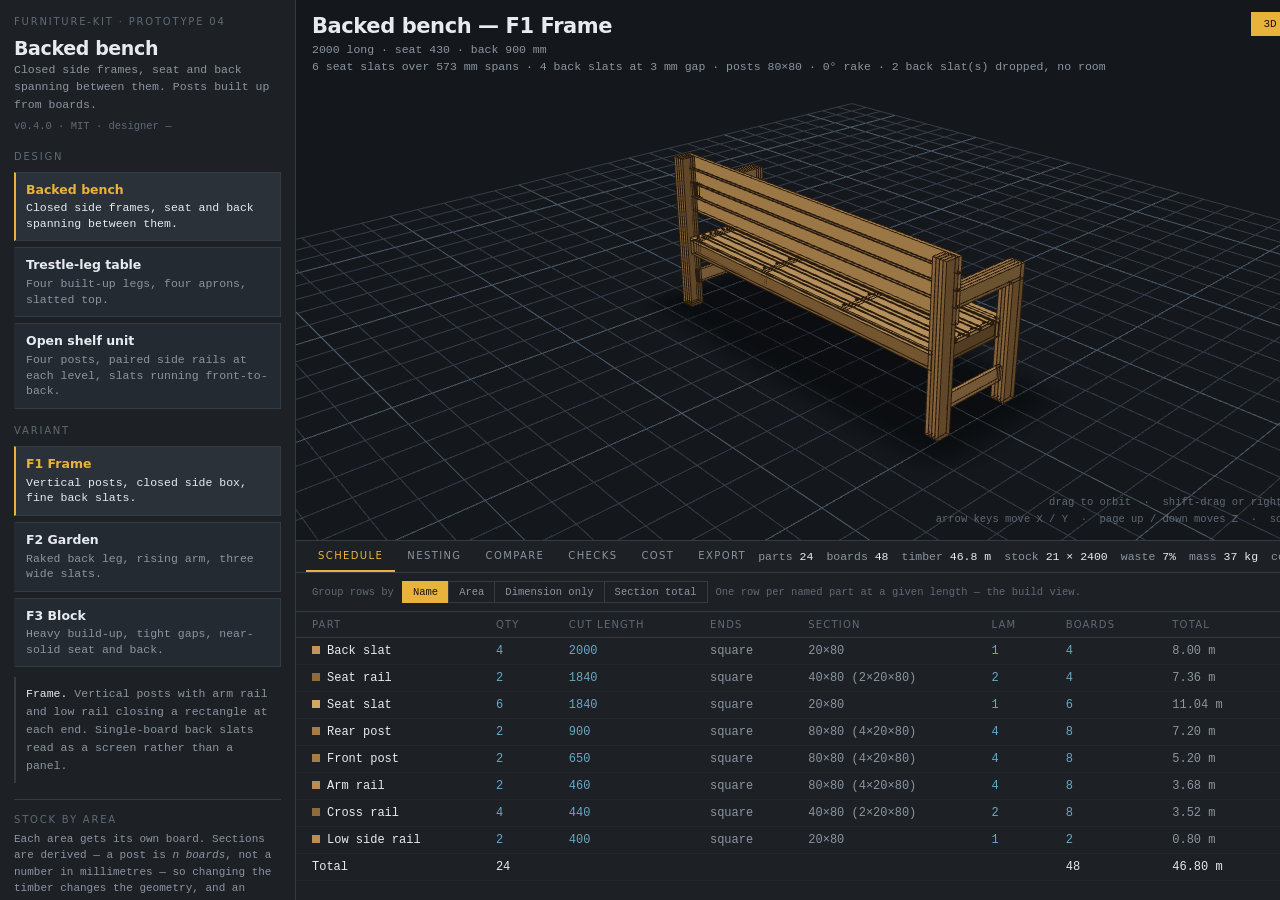
<file: app/source-prototype04.html>
<!doctype html><html><head><meta charset=utf8><meta name=viewport content="width=device-width,initial-scale=1"><style>:root{color-scheme:light}body{margin:0;padding:0;font:14px -apple-system,BlinkMacSystemFont,sans-serif;background:#faf9f5;color:#141413}img{max-width:100%}</style></head><body>
<meta charset="utf-8">
<meta name="viewport" content="width=device-width, initial-scale=1">
<title>Furniture Kit</title>
<!--
  furniture-kit / prototype 04
  ---------------------------------------------------------------------------
  What changed from 03, and why:

  1. STOCK IS PER AREA. Posts, rails, slats and ties each carry their own
     board section. This forced the real fix to LIMIT-3: a design no longer
     asks for "80×80" and hope lamination reaches it. It asks for "4 boards",
     and the section is DERIVED — 4 × 20×80 gives 80×80, 4 × 22×95 gives
     88×95. Geometry follows the timber, so an unbuildable section can no
     longer be expressed. LIMIT-3 is gone by construction, not by warning.

  2. REAL DEPTH BUFFER. 03 sorted faces by centroid distance (painter's
     algorithm), which is simply wrong for interpenetrating boxes — and every
     joint in this model interpenetrates. Replaced with raw WebGL: per-pixel
     depth test, MSAA, key/fill lighting, edge lines, an occluding grid and a
     soft contact shadow. No three.js, no dependencies.

  3. REPORT MODES, from dprojects/Woodworking's getKey(): one scan of the
     parts array, several schedules over it — by name, by area, by dimension
     only, or by section total. Their key is composed from sorted dimensions
     plus optionally label and/or group; mine now does the same.

  Also carried over from the repo reading:
     - `bom:false` per part (their Woodworking_BOM property) so hardware opts
       out of every schedule with no special-casing in the extractor.
     - `info{designer,version,license}` provenance (O-LAP's Design.info).
     - getWeight — mass matters for a bench you have to carry.

  NOT taken from O-LAP: its updateGeom(group, sliceManager) mutates a
  THREE scene and slices solids into planar ribs for CNC sheet cutting. That
  is a mesh-slicer for plywood; it has no parts list. Wrong model for
  beam-and-screw work, so nothing was ported.

  Section banners map onto the proposed repo layout:
      core/  §1   designs/ §2   viewers/ §3 §4   outputs/ §5
      checks/ §6  index.html §7
-->
<style>
  :root{
    --ink:#15181c; --panel:#1d2126; --panel2:#242a31; --rule:#333b44;
    --fg:#e7ebef; --dim:#8b959f; --dimmer:#5f6a75;
    --pencil:#e8b33a; --blue:#69a8c4; --red:#d4736a; --green:#7fb069;
    --mono: ui-monospace, "SF Mono", SFMono-Regular, Menlo, Consolas, "Liberation Mono", "Arial Hebrew", Arial, monospace;
    --sans: "Helvetica Neue", Inter, system-ui, -apple-system, sans-serif;
  }
  *{box-sizing:border-box}
  html,body{margin:0;height:100%;background:var(--ink);color:var(--fg);
            font-family:var(--mono);font-size:13px;-webkit-font-smoothing:antialiased}
  body{display:grid;grid-template-columns:296px 1fr;grid-template-rows:1fr auto;height:100vh;overflow:hidden}

  #rail{grid-row:1/3;background:var(--panel);border-right:1px solid var(--rule);overflow-y:auto;padding:16px 14px 40px}
  .eyebrow{font-family:var(--sans);font-size:10px;letter-spacing:.18em;text-transform:uppercase;
           color:var(--dimmer);margin:0 0 10px}
  h1{font-family:var(--sans);font-size:19px;font-weight:700;letter-spacing:-.02em;margin:0 0 2px}
  .sub{color:var(--dim);font-size:11.5px;line-height:1.5;margin:0 0 16px}
  .prov{color:var(--dimmer);font-size:10.5px;margin:-10px 0 16px;line-height:1.5}
  .vbtn{display:block;width:100%;text-align:left;background:var(--panel2);border:1px solid var(--rule);
        border-left:2px solid transparent;color:var(--dim);padding:9px 10px;cursor:pointer;
        font-family:var(--mono);font-size:11.5px;line-height:1.35;margin-bottom:6px}
  .vbtn b{display:block;font-family:var(--sans);font-size:12.5px;color:var(--fg);font-weight:600;margin-bottom:2px}
  .vbtn:hover{border-color:var(--dimmer)}
  .vbtn.on{border-left-color:var(--pencil);background:#2b3138;color:var(--fg)}
  .vbtn.on b{color:var(--pencil)}
  .note{border-left:2px solid var(--rule);padding:8px 0 8px 10px;margin:10px 0 4px;
        color:var(--dim);font-size:11.5px;line-height:1.55}
  .note b{color:var(--fg);font-weight:400}
  .grp{margin-top:16px;padding-top:14px;border-top:1px solid var(--rule)}
  .row{display:flex;justify-content:space-between;align-items:baseline;margin-bottom:5px;gap:8px}
  .row label{color:var(--dim);font-size:11.5px}
  .row output{color:var(--pencil);font-variant-numeric:tabular-nums}
  input[type=range]{width:100%;margin:0 0 12px;accent-color:var(--pencil);height:16px}
  input[type=number]{width:100%;background:var(--panel2);border:1px solid var(--rule);color:var(--fg);
                     font-family:var(--mono);font-size:11.5px;padding:4px 6px}
  select{width:100%;background:var(--panel2);border:1px solid var(--rule);color:var(--fg);
         font-family:var(--mono);font-size:11.5px;padding:4px 6px}
  .chk{display:flex;align-items:center;gap:8px;color:var(--dim);font-size:11.5px;margin-bottom:8px;cursor:pointer}
  .chk input{accent-color:var(--pencil)}
  .seg{display:flex;margin-bottom:10px}
  .seg button{flex:1;background:none;border:1px solid var(--rule);border-right-width:0;color:var(--dim);
              padding:6px 2px;cursor:pointer;font-family:var(--mono);font-size:10.5px;white-space:nowrap}
  .seg button:last-child{border-right-width:1px}
  .seg button.on{background:var(--pencil);border-color:var(--pencil);color:#1a1408}

  /* per-area stock block */
  .area{border:1px solid var(--rule);border-left:2px solid var(--sw,var(--dimmer));
        padding:8px 9px;margin-bottom:7px;background:var(--panel2)}
  .area .top{display:flex;justify-content:space-between;align-items:baseline;margin-bottom:6px}
  .area .nm{color:var(--fg);font-size:11.5px}
  .area .got{color:var(--pencil);font-size:11px;font-variant-numeric:tabular-nums}
  .area .fields{display:grid;grid-template-columns:1fr 52px 52px;gap:5px;align-items:center}
  .area .cap{grid-column:1/4;color:var(--dimmer);font-size:10px;margin-top:4px;line-height:1.4}

  .pad{display:grid;grid-template-columns:repeat(3,1fr);gap:5px;margin-bottom:10px}
  .pad button{background:var(--panel2);border:1px solid var(--rule);color:var(--fg);padding:8px 0;
              cursor:pointer;font-family:var(--mono);font-size:12px}
  .pad button:hover{border-color:var(--pencil);color:var(--pencil)}
  .pad .lbl{display:flex;align-items:center;justify-content:center;color:var(--dimmer);font-size:10px;
            letter-spacing:.1em;font-family:var(--sans);text-transform:uppercase}
  .views{display:flex;gap:5px;flex-wrap:wrap;margin-top:4px}
  .views button,.ghost{background:none;border:1px solid var(--rule);color:var(--dim);padding:5px 9px;
                       cursor:pointer;font-family:var(--mono);font-size:11px}
  .views button:hover,.ghost:hover{border-color:var(--pencil);color:var(--pencil)}

  #view{position:relative;background:#14171b;overflow:hidden;touch-action:none}
  #cv{display:block;width:100%;height:100%}
  #svgWrap{position:absolute;inset:0;display:none;overflow:auto;background:#f4f1ea}
  #svgWrap svg{display:block;margin:0 auto}
  #hud{position:absolute;left:16px;top:14px;pointer-events:none}
  #hud .t{font-family:var(--sans);font-size:21px;font-weight:700;letter-spacing:-.02em}
  #hud .d{color:var(--dim);font-size:11.5px;margin-top:3px;font-variant-numeric:tabular-nums;line-height:1.5}
  #vtabs{position:absolute;right:14px;top:12px;display:flex}
  #vtabs button{background:rgba(20,23,27,.8);border:1px solid var(--rule);border-right-width:0;color:var(--dim);
                padding:5px 11px;cursor:pointer;font-family:var(--mono);font-size:11px}
  #vtabs button:last-child{border-right-width:1px}
  #vtabs button.on{background:var(--pencil);border-color:var(--pencil);color:#1a1408}
  #tip{position:absolute;right:14px;bottom:12px;color:var(--dimmer);font-size:10.5px;
       pointer-events:none;text-align:right;line-height:1.6}
  #sel{position:absolute;right:14px;top:46px;width:250px;background:rgba(23,27,32,.95);
       border:1px solid var(--rule);border-left:2px solid #5cc7fa;padding:11px 12px;display:none}
  #sel .selhead{display:flex;justify-content:space-between;align-items:baseline;gap:8px}
  #sel .selhead b{font-family:var(--sans);font-size:13px;color:#7fd0fb;font-weight:600}
  #sel .seldims{color:var(--dim);font-size:11px;line-height:1.6;margin-top:6px;
                font-variant-numeric:tabular-nums}
  #sel textarea{width:100%;height:58px;background:#14171b;border:1px solid var(--rule);
                color:var(--fg);font-family:var(--mono);font-size:11px;padding:6px 7px;resize:vertical}
  #sel .selbtns{display:flex;gap:6px;align-items:center;margin-top:6px}
  #sel .msg{color:var(--green);font-size:10.5px}
  #err{position:absolute;inset:0;display:none;place-content:center;padding:24px;color:var(--red);
       font-size:12px;text-align:center;line-height:1.6;background:rgba(21,24,28,.94)}

  #panel{grid-column:2;background:var(--panel);border-top:1px solid var(--rule);height:40vh;
         display:flex;flex-direction:column;min-height:0}
  #ptabs{display:flex;align-items:center;border-bottom:1px solid var(--rule);padding:0 10px;flex:none}
  #ptabs button{background:none;border:none;border-bottom:2px solid transparent;color:var(--dim);
                padding:9px 12px;cursor:pointer;font-family:var(--sans);font-size:10px;
                letter-spacing:.14em;text-transform:uppercase}
  #ptabs button.on{color:var(--pencil);border-bottom-color:var(--pencil)}
  #ptabs .stats{margin-left:auto;display:flex;gap:13px;padding-right:8px;flex-wrap:nowrap;overflow-x:auto}
  #ptabs .stat{color:var(--dim);font-size:11.5px;font-variant-numeric:tabular-nums;white-space:nowrap}
  #ptabs .stat b{color:var(--fg);font-weight:400}
  #pbody{overflow:auto;flex:1;min-height:0}
  .pane{display:none}
  .pane.on{display:block}
  .modebar{display:flex;align-items:center;gap:8px;padding:8px 16px;border-bottom:1px solid var(--rule);
           color:var(--dimmer);font-size:10.5px;flex-wrap:wrap}
  .modebar .seg{margin:0;width:auto}
  .modebar .seg button{padding:4px 10px}

  table{border-collapse:collapse;width:100%;font-variant-numeric:tabular-nums}
  th{position:sticky;top:0;background:var(--panel);text-align:left;font-weight:400;color:var(--dimmer);
     font-size:10px;letter-spacing:.12em;text-transform:uppercase;font-family:var(--sans);
     padding:7px 16px;border-bottom:1px solid var(--rule);white-space:nowrap;z-index:1}
  td{padding:6px 16px;border-bottom:1px solid #23282e;font-size:12px;white-space:nowrap}
  tbody tr{cursor:crosshair}
  tbody tr:hover{background:#2b3138}
  tbody tr:hover td:first-child{box-shadow:inset 2px 0 0 var(--pencil)}
  td.num{color:var(--blue)} td.dim{color:var(--dim)}
  tr.tot td{border-top:1px solid var(--rule);color:var(--fg)}
  .swatch{display:inline-block;width:8px;height:8px;margin-right:7px;vertical-align:baseline}

  .nest{padding:12px 16px 20px}
  .nsec{font-family:var(--sans);font-size:10px;letter-spacing:.14em;text-transform:uppercase;
        color:var(--dimmer);margin:14px 0 8px}
  .bar{display:flex;height:26px;border:1px solid var(--rule);margin-bottom:4px;background:#1a1e23;
       font-size:10px;overflow:hidden}
  .bar span{display:flex;align-items:center;justify-content:center;border-right:1px solid #1a1e23;
            overflow:hidden;white-space:nowrap;color:#1a1408}
  .bar .waste{background:repeating-linear-gradient(45deg,#242a31,#242a31 4px,#1e2329 4px,#1e2329 8px);
              color:var(--dimmer);border-right:none}
  .barlbl{display:flex;justify-content:space-between;color:var(--dimmer);font-size:10.5px;margin-bottom:10px}

  .checks{padding:8px 16px 20px}
  .chkrow{display:flex;gap:10px;align-items:flex-start;padding:9px 0;border-bottom:1px solid #23282e;line-height:1.5}
  .chkrow .tag{flex:none;width:52px;font-size:10px;letter-spacing:.1em;font-family:var(--sans);
               text-transform:uppercase;padding-top:2px}
  .ok .tag{color:var(--green)} .warn .tag{color:var(--pencil)} .fail .tag{color:var(--red)}
  .chkrow .txt{color:var(--dim);font-size:12px}
  .chkrow .txt b{color:var(--fg);font-weight:400}
  .chkrow .val{margin-left:auto;color:var(--blue);font-variant-numeric:tabular-nums;font-size:12px;flex:none;padding-left:12px}

  .exp{padding:14px 16px 20px;display:grid;grid-template-columns:210px 1fr;gap:16px;min-height:0}
  .exp .list button{display:block;width:100%;text-align:left;background:var(--panel2);border:1px solid var(--rule);
                    border-left:2px solid transparent;color:var(--dim);padding:7px 10px;cursor:pointer;
                    font-family:var(--mono);font-size:11.5px;margin-bottom:5px}
  .exp .list button.on{border-left-color:var(--pencil);color:var(--fg);background:#2b3138}
  .exp .out{display:flex;flex-direction:column;min-width:0}
  .exp .out .bar2{display:flex;gap:6px;margin-bottom:8px;align-items:center}
  .exp .out .bar2 .msg{color:var(--green);font-size:11px}
  pre#expText{margin:0;background:#14171b;border:1px solid var(--rule);padding:10px 12px;overflow:auto;
              max-height:26vh;font-size:11px;line-height:1.5;color:var(--dim);white-space:pre}
  .imp textarea{width:100%;height:70px;background:#14171b;border:1px solid var(--rule);
                color:var(--dim);font-family:var(--mono);font-size:11px;padding:8px 10px;resize:vertical}
  .imp input[type=file]{color:var(--dim);font-family:var(--mono);font-size:11px;width:auto}
  .imp .msg{font-size:11px}
  .imp .msg.bad{color:var(--red)}

  @media (max-width:980px){
    body{grid-template-columns:1fr;grid-template-rows:auto 44vh auto}
    #rail{grid-row:auto;border-right:none;border-bottom:1px solid var(--rule);max-height:34vh}
    #panel{grid-column:1;height:32vh}
    .exp{grid-template-columns:1fr}
  }
</style>

<div id="rail">
  <p class="eyebrow">furniture-kit · prototype 04</p>
  <h1 id="dTitle">—</h1>
  <p class="sub" id="dBlurb">—</p>
  <p class="prov" id="dProv">—</p>

  <p class="eyebrow">Design</p>
  <div id="designList"></div>

  <p class="eyebrow" style="margin-top:16px">Variant</p>
  <div id="variantList"></div>
  <div class="note" id="vnote"></div>

  <div class="grp">
    <p class="eyebrow">Stock by area</p>
    <p class="sub" style="margin:-4px 0 10px;font-size:11px">
      Each area gets its own board. Sections are derived — a post is
      <i>n boards</i>, not a number in millimetres — so changing the timber
      changes the geometry, and an unbuildable section can't be asked for.
    </p>
    <div id="areaHost"></div>
    <div id="sheetHost" style="display:none">
      <div class="area" style="--sw:#8fa2b5">
        <div class="top"><span class="nm">Sheet good</span><span class="got" id="sheetGot"></span></div>
        <div class="fields" style="grid-template-columns:1fr 1fr">
          <input type="number" id="shT" step="1" min="6" title="thickness">
          <input type="number" id="shP" step="1" min="0" title="price per sheet">
          <input type="number" id="shL" step="10" min="300" title="sheet length">
          <input type="number" id="shW" step="10" min="300" title="sheet width">
          <div class="cap">Thickness / price, then sheet length &times; width. Panels are
            nested on these separately from the linear bars.</div>
        </div>
      </div>
    </div>
    <div class="row" style="margin-top:10px"><label>Stock length</label><input type="number" id="nLen" step="100" style="width:80px"></div>
    <div class="row"><label>Saw kerf</label><input type="number" id="nKerf" step="1" style="width:80px"></div>
    <div class="row"><label>Density kg/m³</label><input type="number" id="nDens" step="10" style="width:80px"></div>
  </div>

  <div id="paramHost"></div>

  <div class="grp">
    <p class="eyebrow">Move the view</p>
    <div class="seg" id="segMode">
      <button data-m="orbit" class="on">Orbit</button>
      <button data-m="pan">Pan</button>
    </div>
    <div class="pad">
      <button data-ax="x-">&minus;</button><div class="lbl">X</div><button data-ax="x+">+</button>
      <button data-ax="y-">&minus;</button><div class="lbl">Y</div><button data-ax="y+">+</button>
      <button data-ax="z-">&minus;</button><div class="lbl">Z</div><button data-ax="z+">+</button>
    </div>
    <div class="row"><label>Zoom</label><output id="oZ"></output></div>
    <input type="range" id="sZ" min="700" max="9000" step="50">
    <div class="views">
      <button data-view="iso">Iso</button><button data-view="front">Front</button>
      <button data-view="side">End</button><button data-view="top">Top</button><button data-view="reset">Reset</button>
    </div>
    <div class="row" style="margin-top:12px"><label>Explode</label><output id="oX">0 mm</output></div>
    <input type="range" id="sX" min="0" max="600" step="5" value="0">
    <label class="chk"><input type="checkbox" id="cLams" checked> Show glue-up boards</label>
    <label class="chk"><input type="checkbox" id="cEdges" checked> Edge lines</label>
    <label class="chk"><input type="checkbox" id="cGrid" checked> Ground grid</label>
  </div>
</div>

<div id="view">
  <canvas id="cv"></canvas>
  <div id="svgWrap"></div>
  <div id="hud"><div class="t" id="hudT"></div><div class="d" id="hudD"></div></div>
  <div id="vtabs">
    <button data-vt="3d" class="on">3D</button>
    <button data-vt="draw">Drawing</button>
  </div>
  <div id="tip">drag to orbit &nbsp;·&nbsp; shift-drag or right-drag to pan<br>
    arrow keys move X / Y &nbsp;·&nbsp; page up / down moves Z &nbsp;·&nbsp; scroll to zoom</div>
  <div id="err"></div>
  <div id="sel">
    <div class="selhead">
      <b id="selName">—</b>
      <button class="ghost" id="selClose" style="padding:2px 7px">×</button>
    </div>
    <div class="seldims" id="selDims"></div>
    <p class="eyebrow" style="margin:10px 0 5px">Note for this part</p>
    <textarea id="selNote" placeholder="e.g. house this into the post, 8 mm deep"></textarea>
    <div class="selbtns">
      <button class="ghost" id="selCopy">Copy reference</button>
      <span class="msg" id="selMsg"></span>
    </div>
  </div>
</div>

<div id="panel">
  <div id="ptabs">
    <button data-p="cut" class="on">Schedule</button>
    <button data-p="nest">Nesting</button>
    <button data-p="compare">Compare</button>
    <button data-p="checks">Checks</button>
    <button data-p="cost">Cost</button>
    <button data-p="export">Export</button>
    <div class="stats">
      <span class="stat">parts <b id="stPc"></b></span>
      <span class="stat">boards <b id="stBd"></b></span>
      <span class="stat">timber <b id="stM"></b></span>
      <span class="stat">stock <b id="stB"></b></span>
      <span class="stat">waste <b id="stW"></b></span>
      <span class="stat">mass <b id="stKg"></b></span>
      <span class="stat">cost <b id="stC"></b></span>
    </div>
  </div>
  <div id="pbody">
    <div class="pane on" id="paneCut">
      <div class="modebar">
        <span>Group rows by</span>
        <div class="seg" id="segReport">
          <button data-r="name" class="on">Name</button>
          <button data-r="group">Area</button>
          <button data-r="dim">Dimension only</button>
          <button data-r="section">Section total</button>
        </div>
        <span id="reportHint"></span>
      </div>
      <table><thead><tr id="cutHead"></tr></thead><tbody id="tbCut"></tbody></table>
    </div>
    <div class="pane" id="paneNest"><div class="nest" id="nestBody"></div></div>
    <div class="pane" id="paneCompare">
      <table><thead><tr>
        <th>Variant</th><th>Parts</th><th>Boards</th><th>Timber</th><th>Stock</th>
        <th>Waste</th><th>Mass</th><th>Cost</th><th>Max span</th><th>Deflection</th>
      </tr></thead><tbody id="tbCmp"></tbody></table>
    </div>
    <div class="pane" id="paneChecks"><div class="checks" id="checkBody"></div></div>
    <div class="pane" id="paneCost">
      <div class="modebar">
        <span>VAT %</span><input type="number" id="cVat" step="1" style="width:56px">
        <span>ILS / cut, bar</span><input type="number" id="cCutBar" step="0.5" style="width:56px">
        <span>ILS / cut, sheet</span><input type="number" id="cCutSheet" step="0.5" style="width:56px">
        <span id="costHint"></span>
      </div>
      <table><thead><tr>
        <th>Item</th><th>Areas</th><th>Qty</th><th>Unit</th><th>ILS each</th><th>ILS </th>
      </tr></thead><tbody id="tbCost"></tbody></table>
      <p class="sub" id="costNote" style="padding:12px 16px 20px;margin:0"></p>
    </div>
    <div class="pane" id="paneExport">
      <div class="exp">
        <div class="list" id="expList"></div>
        <div class="out">
          <div class="bar2">
            <button class="ghost" id="btnCopy">Copy</button>
            <button class="ghost" id="btnDl">Download</button>
            <span class="msg" id="expMsg"></span>
          </div>
          <pre id="expText"></pre>
          <div class="imp">
            <p class="eyebrow" style="margin:14px 0 8px">Load a saved design</p>
            <div class="bar2">
              <input type="file" id="impFile" accept=".json,application/json">
              <button class="ghost" id="btnImport">Load pasted text</button>
              <span class="msg" id="impMsg"></span>
            </div>
            <textarea id="impText" placeholder="…or paste a design.json here"></textarea>
          </div>
        </div>
      </div>
    </div>
  </div>
</div>

<script>
"use strict";

/* =========================================================================
   §1  core/ — stock, derived sections, parts model
   -------------------------------------------------------------------------
   The central change in 04. A design never states a section in millimetres.
   It states an AREA ("post") and a LAMINATION COUNT ("4 boards"). The
   section falls out of whatever stock that area is set to:

       built('post', 4) with 20×80  ->  80 × 80  (lam 4)
       built('post', 4) with 22×95  ->  88 × 95  (lam 4)

   Geometry then uses .a and .b, so the whole piece resizes with the timber.
   ========================================================================= */

var PRESET_SECTIONS = [
  [18,70],[19,89],[20,80],[22,95],[25,100],[25,150],[32,100],[38,89],[45,95],[47,100]
];

/* A part's two ends may be cut at an angle. In the part's own frame the axis
   runs along local Z and the end planes are

       near end :  z = -halfLen + y*tan(cut1)
       far  end :  z = +halfLen + y*tan(cut2)

   so a bevel is one scalar per end and the solid stays an 8-corner prism.
   Rotation is only ever about X, which is why a single angle per end is
   enough — every bevel this model can express lies in the YZ plane. */
function bevelLength(size, cut1, cut2){
  var hy = size[1]/2;
  return size[2] + hy*(Math.abs(Math.tan(cut1||0)) + Math.abs(Math.tan(cut2||0)));
}

function makeCtx(stockFor, sheet){
  var parts = [], warnings = [];

  function record(name, area, size, pos, ex, rot, lam, len, cuts){
    var st = stockFor(area);
    var d = size.slice().sort(function(x,y){ return x-y; });
    var c1 = (cuts && cuts.a) || 0, c2 = (cuts && cuts.b) || 0;
    var cut = (len==null) ? d[2] : len;
    if(c1 || c2) cut = bevelLength(size, c1, c2);
    var secT = lam*st.t, secW = st.w;
    parts.push({
      name:name, group:area, kind:'linear', count:1,
      size:size, pos:pos, ex:ex||[0,0,0], rot:rot||0,
      lam:lam, stock:[st.t,st.w], cut1:c1, cut2:c2,
      section:[secT, secW],
      sec: (lam>1 ? secT+'×'+secW+' ('+lam+'×'+st.t+'×'+st.w+')' : st.t+'×'+st.w),
      cut: cut
    });
  }

  return {
    parts:parts,
    stock: stockFor,
    sheet: sheet,
    warnings: warnings,

    /* A derived length that has been squeezed out of existence by fat boards
       in a small frame. Returning a negative size silently produced inside-out
       geometry; this clamps it and says so instead. */
    span:function(label, v, min){
      min = min || 1;
      if(v >= min) return v;
      warnings.push(label+' has no room — '+Math.round(v)+' mm');
      return min;
    },

    /* the derived-section helper — a is thickness (n boards), b is width */
    built:function(area, n){
      var st = stockFor(area);
      return { a: n*st.t, b: st.w, lam:n, t:st.t, w:st.w };
    },

    box:function(name, area, lam, size, pos, ex, rot, cuts){
      record(name, area, size, pos, ex, rot, lam, null, cuts);
    },

    member:function(name, area, lam, sa, sb, p1, p2, ex, cuts){
      var dy=p2[1]-p1[1], dz=p2[2]-p1[2], len=Math.sqrt(dy*dy+dz*dz);
      record(name, area, [sa,sb,len],
             [p1[0], (p1[1]+p2[1])/2, (p1[2]+p2[2])/2],
             ex, Math.atan2(-dy,dz), lam, len, cuts);
    },

    /* Bevel needed so a member running along `dir` (a YZ vector) finishes flush
       against a plane whose YZ normal is `n`. Square cut is bevel 0. */
    bevelTo:function(dir, n){
      var L = Math.hypot(dir[0], dir[1]) || 1;
      var uZ = [dir[0]/L, dir[1]/L];
      var uY = [uZ[1], -uZ[0]];
      var nz = n[0]*uZ[0] + n[1]*uZ[1];
      var ny = n[0]*uY[0] + n[1]*uY[1];
      if(Math.abs(nz) < 1e-9) return 0;
      return Math.atan(-ny/nz);
    },

    /* where a line through A along dir meets the plane through Q with normal n */
    hitPlane:function(A, dir, Q, n){
      var den = n[0]*dir[0] + n[1]*dir[1];
      if(Math.abs(den) < 1e-9) return A.slice();
      var t = (n[0]*(Q[0]-A[0]) + n[1]*(Q[1]-A[1]))/den;
      return [A[0]+t*dir[0], A[1]+t*dir[1]];
    },

    /* A solid surface edge-glued from the SAME linear boards. One box in the
       model, but n boards in the schedule — hence `count`. Nothing downstream
       changes: it nests on bars like any other board. */
    gluedPanel:function(name, area, lam, size, pos, ex){
      var st = stockFor(area);
      var n = Math.max(1, Math.ceil(size[1]/st.w));
      var secT = lam*st.t;
      parts.push({ name:name, group:area, kind:'linear', count:n,
                   size:size, pos:pos, ex:ex||[0,0,0], rot:0,
                   lam:lam, stock:[st.t,st.w], cut1:0, cut2:0, section:[secT, st.w],
                   sec:(lam>1 ? secT+'×'+st.w+' ('+lam+'×'+st.t+'×'+st.w+')' : st.t+'×'+st.w),
                   cut:size[0], glued:{ boards:n } });
      return parts[parts.length-1];
    },

    /* A sheet good. NOT a linear member: it has two in-plane dimensions, comes
       off a sheet rather than a bar, and so is invisible to bar nesting. This
       is the second `kind` the parts model has ever needed. */
    panel:function(name, area, size, pos, ex){
      var dims = [size[0], size[1]].slice().sort(function(a,b){ return b-a; });
      parts.push({ name:name, group:area, kind:'panel', count:1,
                   size:size, pos:pos, ex:ex||[0,0,0], rot:0,
                   lam:1, stock:[sheet.t,0], cut1:0, cut2:0,
                   panel:{ L:Math.round(dims[0]), W:Math.round(dims[1]), t:sheet.t },
                   section:[sheet.t, Math.round(dims[1])],
                   sec: sheet.t+' mm sheet',
                   cut: Math.round(dims[0]) });
      return parts[parts.length-1];
    },

    /* bom:false — dprojects/Woodworking's Woodworking_BOM property. Drawn,
       but invisible to every schedule, with no special case in the extractor. */
    dot:function(name, pos, ex){
      parts.push({ name:name, group:'head', size:[11,11,3], pos:pos, ex:ex||[0,0,1.6],
                   rot:0, bom:false, kind:'linear', count:1, cut1:0, cut2:0,
                   section:[0,0], stock:[0,0], sec:'—', lam:0, cut:0 });
    },

    spread:function(span, mw, gap, origin){
      /* Rounding to the nearest count can ask for more members than fit,
         which produces a NEGATIVE gap — i.e. slats overlapping each other.
         Clamp to what physically fits so the gap can never go below zero. */
      var n = Math.max(1, Math.round((span+gap)/(mw+gap)));
      n = Math.max(1, Math.min(n, Math.floor(span/mw)));
      var g = n>1 ? Math.max(0, (span - n*mw)/(n-1)) : 0;
      var out=[];
      for(var i=0;i<n;i++) out.push(origin + mw/2 + i*(mw+g));
      return { centres:out, n:n, gap:g, crowded:(span < mw) };
    }
  };
}

/* =========================================================================
   §2  designs/ — plugins: {info, areas, schema, variants, build}
   `areas` is new: it declares which stock groups this design uses, so the
   rail can generate a board picker per area without knowing the design.
   ========================================================================= */

var DESIGNS = {};

DESIGNS.bench = {
  id:'bench', name:'Backed bench',
  blurb:'Closed side frames, seat and back spanning between them. Posts built up from boards.',
  info:{ designer:'—', version:'0.4.0', license:'MIT' },
  areas:[
    {g:'post', label:'Posts',      def:[20,80], hint:'Front and rear legs. Laminated to a square-ish column.'},
    {g:'rail', label:'Rails',      def:[20,80], hint:'Seat rails and cross rails — on edge, carrying the seat.'},
    {g:'slat', label:'Seat slats', def:[20,80], hint:'Laid flat. Width and thickness both change how the seat feels.'},
    {g:'back', label:'Back slats', def:[20,80], hint:'Also flat, raked with the back.'},
    {g:'arm',  label:'Arms & ties',def:[20,80], hint:'Arm rail and low side rail.'}
  ],
  schema:[
    {k:'L',        label:'Length',        group:'Dimensions', type:'range', min:1400, max:2400, step:50, def:2000, unit:'mm'},
    {k:'D',        label:'Depth (frame)', group:'Dimensions', type:'range', min:420,  max:700,  step:10, def:560,  unit:'mm'},
    {k:'Hseat',    label:'Seat height',   group:'Dimensions', type:'range', min:380,  max:500,  step:5,  def:430,  unit:'mm'},
    {k:'Harm',     label:'Arm height',    group:'Dimensions', type:'range', min:560,  max:760,  step:5,  def:650,  unit:'mm'},
    {k:'Hback',    label:'Back height',   group:'Dimensions', type:'range', min:700,  max:1050, step:10, def:900,  unit:'mm'},
    {k:'rake',     label:'Back rake',     group:'Dimensions', type:'range', min:0,    max:20,   step:1,  def:0,    unit:'°'},
    {k:'backSlats',label:'Back slats',    group:'Dimensions', type:'range', min:2,    max:9,    step:1,  def:6,    unit:''},
    {k:'seatGap',  label:'Seat slat gap', group:'Dimensions', type:'range', min:0,    max:25,   step:1,  def:10,   unit:'mm', role:'gap'},
    {k:'seatStyle',label:'Seat surface',  group:'Surface',    type:'select', def:'slats',
       options:[{v:'slats',label:'Slats'},{v:'glued',label:'Glued'},{v:'sheet',label:'Sheet'}]},
    {k:'postLam',  label:'Post build-up', group:'Build-up',   type:'select', def:4,
       options:[{v:1,label:'1 board'},{v:2,label:'2 boards'},{v:3,label:'3 boards'},{v:4,label:'4 boards'}]},
    {k:'railLam',  label:'Rail build-up', group:'Build-up',   type:'select', def:2,
       options:[{v:1,label:'1 board'},{v:2,label:'2 boards'},{v:3,label:'3 boards'}]},
    {k:'backLam',  label:'Back build-up', group:'Build-up',   type:'select', def:1,
       options:[{v:1,label:'1 board'},{v:2,label:'2 boards'},{v:3,label:'3 boards'}]},
    {k:'armLam',   label:'Arm build-up',  group:'Build-up',   type:'select', def:4,
       options:[{v:1,label:'1 board'},{v:2,label:'2 boards'},{v:3,label:'3 boards'},{v:4,label:'4 boards'}]},
    {k:'arms',     label:'Arms',          group:'Build-up',   type:'bool', def:true},
    {k:'lowRail',  label:'Low side rail', group:'Build-up',   type:'bool', def:true},
    {k:'fast',     label:'Fasteners',     group:'Build-up',   type:'select', def:'exposed',
       options:[{v:'exposed',label:'Exposed'},{v:'hidden',label:'Hidden'}]}
  ],
  variants:{
    F1:{ name:'F1 Frame',  tag:'Vertical posts, closed side box, fine back slats.',
         note:'<b>Frame.</b> Vertical posts with arm rail and low rail closing a rectangle at each end. Single-board back slats read as a screen rather than a panel.',
         set:{ rake:0, backSlats:6, seatGap:10, postLam:4, backLam:1, Hback:900, Harm:650 } },
    F2:{ name:'F2 Garden', tag:'Raked back leg, rising arm, three wide slats.',
         note:'<b>Garden.</b> Rear leg raked so the seat edge stays put and the foot splays forward, arm rising toward the back, three back slats.',
         set:{ rake:12, backSlats:3, seatGap:14, postLam:4, backLam:2, Hback:880, Harm:640 } },
    F3:{ name:'F3 Block',  tag:'Heavy build-up, tight gaps, near-solid seat and back.',
         note:'<b>Block.</b> Three-board back slats and 4 mm gaps so seat and back read almost solid. Fewest parts, most timber.',
         set:{ rake:8, backSlats:3, seatGap:4, postLam:4, backLam:3, Hback:860, Harm:660 } }
  },
  build:function(P, ctx, variant){
    var post = ctx.built('post', P.postLam);
    var rail = ctx.built('rail', P.railLam);
    var slat = ctx.built('slat', 1);
    /* the seat's thickness depends on how it is made, and the rails hang off it */
    var seatT = (P.seatStyle === 'sheet') ? ctx.sheet.t : slat.a;
    var back = ctx.built('back', P.backLam);
    /* the arm caps the post, so by default it is built up to the same width —
       a narrower arm leaves a ledge of bare post top either side, which reads
       as a mistake even though it is real geometry */
    var arm  = ctx.built('arm',  P.armLam || P.railLam);

    var rake = P.rake*Math.PI/180, tanR = Math.tan(rake);
    var backThk = Math.max(2, P.backSlats) > 0 ? back.a : 0;
    var X0 = P.L/2 - post.a/2;
    var yF =  P.D/2 - post.b/2, yR = -(P.D/2 - post.b/2);
    function yRat(z){ return yR - (z - P.Hseat)*tanR; }

    /* --- end cuts -------------------------------------------------------
       A raked leg cut square across its axis stands on one corner, and a
       square-ended rail meets a raked post on a wedge. Both ends of the rear
       post are therefore cut HORIZONTAL (bevel -rake, which makes the leg a
       parallelogram), and anything landing on the post's face is cut to that
       face. The front post's top is cut to whatever angle the arm arrives at,
       so the arm beds flat instead of rocking on an edge. */
    var upPost  = [-Math.sin(rake), Math.cos(rake)];   /* rear post axis      */
    var nFloor  = [0,1];                               /* horizontal cut      */
    var bPost   = ctx.bevelTo(upPost, nFloor);         /* = -rake             */
    var nFace   = [Math.cos(rake), Math.sin(rake)];    /* rear post face      */

    /* the arm's direction is needed before the posts are placed, so the front
       post top can be cut to match it */
    var armRise = (variant==='F2') ? 60 : 0;
    var armA    = [yF + post.b/2, P.Harm];
    var armReach= Math.max(1, armA[0] - yRat(P.Harm));
    var armDir  = [-1, armRise/armReach];
    var adl     = Math.hypot(armDir[0], armDir[1]);
    armDir      = [armDir[0]/adl, armDir[1]/adl];
    var nArmBed = [armDir[1], -armDir[0]];             /* arm underside normal */
    var bFrontTop = P.arms ? ctx.bevelTo([0,1], nArmBed) : 0;

    [1,-1].forEach(function(sx){
      ctx.member('Front post','post',post.lam, post.a, post.b,
                 [sx*X0,yF,0],[sx*X0,yF,P.Harm],[sx*1.1,0.4,0],
                 { a:0, b:bFrontTop });
      ctx.member('Rear post','post',post.lam, post.a, post.b,
                 [sx*X0,yRat(0),0],[sx*X0,yRat(P.Hback),P.Hback],[sx*1.1,-0.4,0],
                 { a:bPost, b:bPost });
      if(P.arms){
        /* Now that the end can be cut to the face, the arm runs its centreline
           all the way to the back slats' front surface and is bevelled there —
           no wedge gap, no buried corner. */
        var A = [armA[0], P.Harm + arm.b/2];
        var clear = post.b/2 + backThk;
        var Q  = [yR + clear*nFace[0], P.Hseat + clear*nFace[1]];
        var B  = ctx.hitPlane(A, armDir, Q, nFace);
        ctx.member('Arm rail','arm',arm.lam, arm.a, arm.b,
                   [sx*X0, A[0], A[1]], [sx*X0, B[0], B[1]], [sx*1.1,0,0.5],
                   { a:0, b: ctx.bevelTo(armDir, nFace) });
      }
      if(P.lowRail){
        var zL = 160;
        var Ql = [yR + (post.b/2)*nFace[0], P.Hseat + (post.b/2)*nFace[1]];
        var dl2 = [-1, 0];
        var Bl  = ctx.hitPlane([yF-post.b/2, zL], dl2, Ql, nFace);
        ctx.member('Low side rail','arm',1, arm.t, arm.b,
                   [sx*X0,yF-post.b/2,zL],[sx*X0,Bl[0],Bl[1]],[sx*1.1,0,-0.5],
                   { a:0, b: ctx.bevelTo(dl2, nFace) });
      }
    });

    var Lr = ctx.span('Seat rail', P.L - 2*post.a);
    var railZ = P.Hseat - seatT - rail.b/2;
    ctx.box('Seat rail','rail',rail.lam,[Lr,rail.a,rail.b],[0,yF,railZ],[0,1,0]);
    ctx.box('Seat rail','rail',rail.lam,[Lr,rail.a,rail.b],[0,yR,railZ],[0,-1,0]);

    var crossLen = ctx.span('Cross rail', (yF-rail.a/2)-(yR+rail.a/2));
    var crossY = (yF+yR)/2;
    var stations = [-Lr/2+rail.a/2, -Lr/6, Lr/6, Lr/2-rail.a/2];
    stations.forEach(function(x){
      ctx.box('Cross rail','rail',rail.lam,[rail.a,crossLen,rail.b],[x,crossY,railZ],[0,0,-1]);
    });

    var SDfull = ctx.span('Seat', (yF+post.b/2)-(yR-post.b/2));
    var SD = ctx.span('Seat slats', SDfull - 2*slat.a);
    var seat, seatSpan;
    if(P.seatStyle === 'slats'){
      seat = ctx.spread(SD, slat.b, P.seatGap, yR - post.b/2 + slat.a);
      seat.centres.forEach(function(y){
        ctx.box('Seat slat','slat',1,[Lr,slat.b,slat.a],[0,y,P.Hseat-slat.a/2],[0,0,1]);
      });
      seatSpan = { label:'Seat slat', b:slat.b, h:slat.a, tributary:slat.b+seat.gap };
    } else if(P.seatStyle === 'glued'){
      var gp = ctx.gluedPanel('Seat panel','slat',1,[Lr,SDfull,seatT],
                              [0,(yF+yR)/2,P.Hseat-seatT/2],[0,0,1]);
      seat = { n:gp.glued.boards, centres:[(yF+yR)/2], gap:0 };
      seatSpan = { label:'Seat panel', b:1000, h:seatT, tributary:1000 };
    } else {
      ctx.panel('Seat panel','panel',[Lr,SDfull,seatT],[0,(yF+yR)/2,P.Hseat-seatT/2],[0,0,1]);
      seat = { n:1, centres:[(yF+yR)/2], gap:0 };
      seatSpan = { label:'Seat panel', b:1000, h:seatT, tributary:1000 };
    }

    /* Back slats lie ON the front face of the raked rear posts rather than
       on their centreline, offset along the post normal so the rake carries
       them forward and up together. They run the full width and screw into
       the post face — buildable without a housing. */
    /* Back slats are laid out IN THE PLANE OF THE BACK, not by vertical step.
       A slat's width (back.b) is measured up that tilted plane, so two slats
       a vertical distance dz apart are only dz/cos(rake) apart along it —
       step vertically and they overlap each other as soon as the back is
       raked or the run is short. Work in plane coordinate s instead, and
       clamp the count to what actually fits. */
    var nf2 = [Math.cos(rake), Math.sin(rake)];       /* face normal, forward */
    var uAx = [-Math.sin(rake), Math.cos(rake)];      /* up the raked back    */
    var off = (post.b + back.a)/2;                    /* post face + half slat thickness */
    var zb0 = P.Hseat + 140;
    var run = Math.max(back.b, (P.Hback - zb0)/Math.cos(rake));
    var fits = Math.max(1, Math.floor(run/back.b));
    var nb   = Math.max(1, Math.min(Math.max(2, P.backSlats), fits));
    var bgap = nb>1 ? (run - nb*back.b)/(nb-1) : 0;
    var C0   = [yRat(zb0), zb0];
    for(var j=0;j<nb;j++){
      var sPos = back.b/2 + j*(back.b + bgap);
      var ay = C0[0] + sPos*uAx[0], az = C0[1] + sPos*uAx[1];
      ctx.box('Back slat','back',back.lam,[P.L,back.a,back.b],
              [0, ay + off*nf2[0], az + off*nf2[1]],[0,-1,0.3], rake);
    }
    var backDropped = Math.max(2, P.backSlats) - nb;

    if(P.fast !== 'hidden'){
      seat.centres.forEach(function(y){
        stations.forEach(function(x){ ctx.dot('fastener',[x,y,P.Hseat]); });
      });
    }

    var maxSpan = 0;
    for(var i=1;i<stations.length;i++) maxSpan = Math.max(maxSpan, stations[i]-stations[i-1]-rail.a);
    return {
      parts: ctx.parts,
      spans: [{ label:seatSpan.label, span:maxSpan, b:seatSpan.b, h:seatSpan.h,
                tributary:seatSpan.tributary, load:2.0 }],
      headline: P.L+' long · seat '+P.Hseat+' · back '+P.Hback+' mm',
      headline2: (P.seatStyle==='slats' ? seat.n+' seat slats'
                 : P.seatStyle==='glued' ? 'glued seat panel, '+seat.n+' boards'
                 : ctx.sheet.t+' mm sheet seat')+' over '+Math.round(maxSpan)+' mm spans · '+
                 nb+' back slats at '+Math.round(bgap)+' mm gap · posts '+
                 Math.round(post.a)+'×'+Math.round(post.b)+' · '+P.rake+'° rake'+
                 (backDropped>0 ? ' · '+backDropped+' back slat(s) dropped, no room' : '')
    };
  }
};

DESIGNS.table = {
  id:'table', name:'Trestle-leg table',
  blurb:'Four built-up legs, four aprons, slatted top. The second design — it exists to test whether the abstraction holds.',
  info:{ designer:'—', version:'0.4.0', license:'MIT' },
  areas:[
    {g:'post', label:'Legs',        def:[20,80], hint:'Laminated columns at each corner.'},
    {g:'rail', label:'Aprons',      def:[20,80], hint:'Long and end aprons plus the top bearers.'},
    {g:'slat', label:'Top slats',   def:[20,80], hint:'The surface. Thickness here drives the deflection check.'},
    {g:'arm',  label:'Stretcher',   def:[20,80], hint:'Foot rails and the long stretcher.'}
  ],
  schema:[
    {k:'L',       label:'Length',        group:'Dimensions', type:'range', min:900, max:2600, step:50, def:1600, unit:'mm'},
    {k:'W',       label:'Width',         group:'Dimensions', type:'range', min:500, max:1100, step:20, def:800,  unit:'mm'},
    {k:'H',       label:'Top height',    group:'Dimensions', type:'range', min:680, max:1100, step:5,  def:740,  unit:'mm'},
    {k:'oh',      label:'Top overhang',  group:'Dimensions', type:'range', min:0,   max:220,  step:10, def:80,   unit:'mm'},
    {k:'topGap',  label:'Top slat gap',  group:'Dimensions', type:'range', min:0,   max:25,   step:1,  def:5,    unit:'mm', role:'gap'},
    {k:'apron',   label:'Apron drop',    group:'Dimensions', type:'range', min:0,   max:160,  step:5,  def:20,   unit:'mm'},
    {k:'bearers', label:'Top bearers',   group:'Dimensions', type:'range', min:0, max:4, step:1, def:2, unit:''},
    {k:'topStyle',label:'Top surface',    group:'Surface',    type:'select', def:'slats',
       options:[{v:'slats',label:'Slats'},{v:'glued',label:'Glued'},{v:'sheet',label:'Sheet'}]},
    {k:'legLam',  label:'Leg build-up',  group:'Build-up',   type:'select', def:4,
       options:[{v:1,label:'1 board'},{v:2,label:'2 boards'},{v:3,label:'3 boards'},{v:4,label:'4 boards'},{v:5,label:'5 boards'}]},
    {k:'apronLam',label:'Apron build-up',group:'Build-up',   type:'select', def:2,
       options:[{v:1,label:'1 board'},{v:2,label:'2 boards'},{v:3,label:'3 boards'}]},
    {k:'topLam',  label:'Top build-up',  group:'Build-up',   type:'select', def:1,
       options:[{v:1,label:'1 board'},{v:2,label:'2 boards'}]},
    {k:'stretch', label:'Stretcher',     group:'Build-up',   type:'bool', def:true}
  ],
  variants:{
    T1:{ name:'T1 Dining', tag:'Standard height, modest overhang, stretcher.',
         note:'<b>Dining.</b> 740 top, 80 overhang so a chair tucks under the apron. Stretcher low enough to keep feet off it.',
         set:{ H:740, oh:80, legLam:4, stretch:true, topGap:5, bearers:2, topLam:1 } },
    T2:{ name:'T2 Bench-height', tag:'Workbench height, heavy legs, doubled top.',
         note:'<b>Bench-height.</b> 900 top, flush ends so it can butt to a wall, five-board legs and a two-board top. The one you would actually cut timber on.',
         set:{ H:900, oh:0, legLam:5, stretch:true, topGap:0, bearers:3, topLam:2, apronLam:3 } },
    T3:{ name:'T3 Garden',  tag:'Long, wide gaps for drainage, no stretcher.',
         note:'<b>Garden.</b> Long and open — 12 mm gaps so rain drains and leaves fall through. No stretcher, aprons do the work.',
         set:{ L:2100, H:750, oh:120, legLam:4, stretch:false, topGap:12, bearers:3, topLam:1 } }
  },
  build:function(P, ctx){
    var leg = ctx.built('post', P.legLam);
    var ap  = ctx.built('rail', P.apronLam);
    var top = ctx.built('slat', P.topLam);
    var st  = ctx.built('arm',  P.apronLam);

    var surfT = (P.topStyle === 'sheet') ? ctx.sheet.t : top.a;
    var legH = P.H - surfT;
    var ox = P.L/2 - P.oh - leg.a/2;
    var oy = P.W/2 - P.oh - leg.b/2;

    [1,-1].forEach(function(sx){ [1,-1].forEach(function(sy){
      ctx.box('Leg','post',leg.lam,[leg.a,leg.b,legH],[sx*ox,sy*oy,legH/2],[sx,sy,0]);
    });});

    var apZ = legH - ap.b/2 - P.apron;
    /* At each corner the long apron meets the end apron. Cutting them to the
       LEG size only works while the apron is no thicker than the leg — laminate
       the apron up and the two run into each other. Clear the larger of the two. */
    var clrX = Math.max(leg.a, ap.a), clrY = Math.max(leg.b, ap.a);
    var longLen = ctx.span('Long apron', 2*ox-clrX);
    var endLen   = ctx.span('End apron',  2*oy-clrY);
    [1,-1].forEach(function(sy){
      ctx.box('Long apron','rail',ap.lam,[longLen,ap.a,ap.b],[0,sy*oy,apZ],[0,sy,0]);
    });
    [1,-1].forEach(function(sx){
      ctx.box('End apron','rail',ap.lam,[ap.a,endLen,ap.b],[sx*ox,0,apZ],[sx,0,0]);
    });

    var runX = 2*ox - clrX;
    var maxBear = Math.max(0, Math.floor(runX/Math.max(ap.a,1)) - 1);
    var bearN = Math.min(P.bearers|0, maxBear);   /* bearers need a gap between them */
    var bearDropped = (P.bearers|0) - bearN;
    var bearLen = ctx.span('Top bearer', 2*oy - ap.a), lines = [-ox, ox];
    for(var i=0;i<bearN;i++){
      var x = -ox + clrX/2 + runX*(i+1)/(bearN+1);
      ctx.box('Top bearer','rail',ap.lam,[ap.a,bearLen,ap.b],[x,0,apZ],[0,0,-1]);
      lines.push(x);
    }

    if(P.stretch){
      var sz = 180;
      /* The foot rail caps the leg, so it is BUILT UP to the leg's board count
         rather than just drawn wider. Widening the box without raising the
         lamination made the model and the cut list disagree — the box was 80
         wide while the schedule still said 40×80. */
      var foot = ctx.built('arm', Math.max(st.lam, P.legLam));
      var footLen = 2*oy - Math.max(leg.b, foot.a);
      var strLen  = 2*ox - foot.a;
      if(footLen > 40 && strLen > 40){
        [1,-1].forEach(function(sx){
          ctx.box('Foot rail','arm',foot.lam,[foot.a, footLen, foot.b],
                  [sx*ox,0,sz],[sx,0,-0.5]);
        });
        ctx.box('Stretcher','arm',st.lam,[strLen,st.a,st.b],[0,0,sz],[0,0,-1]);
      }
    }

    var tops, topSpan;
    if(P.topStyle === 'slats'){
      tops = ctx.spread(P.W, top.b, P.topGap, -P.W/2);
      tops.centres.forEach(function(y){
        ctx.box('Top slat','slat',top.lam,[P.L,top.b,top.a],[0,y,P.H-top.a/2],[0,0,1]);
        lines.forEach(function(x){ ctx.dot('fastener',[x,y,P.H]); });
      });
      topSpan = { label:'Top slat', b:top.b, h:top.a, tributary:top.b+tops.gap };
    } else if(P.topStyle === 'glued'){
      var gp = ctx.gluedPanel('Top panel','slat',top.lam,[P.L,P.W,surfT],[0,0,P.H-surfT/2],[0,0,1]);
      tops = { n:gp.glued.boards, gap:0 };
      lines.forEach(function(x){ ctx.dot('fastener',[x,-P.W/2+40,P.H]); ctx.dot('fastener',[x,P.W/2-40,P.H]); });
      topSpan = { label:'Top panel', b:1000, h:surfT, tributary:1000 };
    } else {
      ctx.panel('Top panel','panel',[P.L,P.W,surfT],[0,0,P.H-surfT/2],[0,0,1]);
      tops = { n:1, gap:0 };
      lines.forEach(function(x){ ctx.dot('fastener',[x,-P.W/2+40,P.H]); ctx.dot('fastener',[x,P.W/2-40,P.H]); });
      topSpan = { label:'Top panel', b:1000, h:surfT, tributary:1000 };
    }

    var uniq = lines.slice().sort(function(a,b){return a-b;})
                    .filter(function(v,i,a){ return i===0 || Math.abs(v-a[i-1])>1; });
    var maxSpan = 0;
    for(var k=1;k<uniq.length;k++) maxSpan = Math.max(maxSpan, uniq[k]-uniq[k-1]-ap.a);
    if(uniq.length<2) maxSpan = 2*ox;

    return {
      parts: ctx.parts,
      spans: [{ label:topSpan.label, span:maxSpan, b:topSpan.b, h:topSpan.h,
                tributary:topSpan.tributary, load:2.5 }],
      headline: P.L+' × '+P.W+' · top '+P.H+' mm',
      headline2: (P.topStyle==='slats' ? tops.n+' top slats'
                 : P.topStyle==='glued' ? 'glued top panel, '+tops.n+' boards'
                 : ctx.sheet.t+' mm sheet top')+' over '+Math.round(maxSpan)+' mm spans · legs '+
                 Math.round(leg.a)+'×'+Math.round(leg.b)+
                 (bearDropped>0 ? ' · '+bearDropped+' bearer(s) dropped, no room' : '')
    };
  }
};

DESIGNS.shelf = {
  id:'shelf', name:'Open shelf unit',
  blurb:'Four posts, paired side rails at each level, slats running front-to-back. The third design — vertical repetition, no rake.',
  info:{ designer:'—', version:'0.4.0', license:'MIT' },
  areas:[
    {g:'post', label:'Posts',       def:[20,80], hint:'Corner uprights, full height.'},
    {g:'rail', label:'Shelf rails', def:[20,80], hint:'Front and back at every level — these carry everything.'},
    {g:'slat', label:'Shelf slats', def:[20,80], hint:'Front-to-back. Span is the depth, so width is free.'},
    {g:'arm',  label:'Ties',        def:[20,80], hint:'Top ties that stop the frame racking.'}
  ],
  schema:[
    {k:'L',      label:'Width',        group:'Dimensions', type:'range', min:600, max:1600, step:50, def:900,  unit:'mm'},
    {k:'D',      label:'Depth',        group:'Dimensions', type:'range', min:200, max:500,  step:10, def:300,  unit:'mm'},
    {k:'H',      label:'Height',       group:'Dimensions', type:'range', min:800, max:2200, step:20, def:1800, unit:'mm'},
    {k:'levels', label:'Shelves',      group:'Dimensions', type:'range', min:2,   max:7,    step:1,  def:5,    unit:''},
    {k:'base',   label:'Base height',  group:'Dimensions', type:'range', min:60,  max:400,  step:10, def:120,  unit:'mm'},
    {k:'gap',    label:'Slat gap',     group:'Dimensions', type:'range', min:0,   max:25,   step:1,  def:4,    unit:'mm', role:'gap'},
    {k:'postLam',label:'Post build-up',group:'Build-up',   type:'select', def:2,
       options:[{v:1,label:'1 board'},{v:2,label:'2 boards'},{v:3,label:'3 boards'},{v:4,label:'4 boards'}]},
    {k:'railLam',label:'Rail build-up',group:'Build-up',   type:'select', def:1,
       options:[{v:1,label:'1 board'},{v:2,label:'2 boards'}]},
    {k:'topRail',label:'Top tie rails',group:'Build-up',   type:'bool', def:true}
  ],
  variants:{
    S1:{ name:'S1 Library', tag:'Tall, five shelves, tight slat gaps.',
         note:'<b>Library.</b> Five levels at even pitch, 4 mm gaps so a paperback will not tip into the void. Light posts.',
         set:{ H:1800, levels:5, gap:4, postLam:2, D:300 } },
    S2:{ name:'S2 Workshop', tag:'Deep, four heavy levels, wide gaps.',
         note:'<b>Workshop.</b> Deeper and fewer levels for boxes and tins. Three-board posts, doubled rails, wide gaps for sawdust.',
         set:{ H:1600, levels:4, gap:14, postLam:3, railLam:2, D:420, base:180 } },
    S3:{ name:'S3 Low run', tag:'Bench-height, two levels, long and deep.',
         note:'<b>Low run.</b> Two levels under a window. Slats run front-to-back, so stretching the width to 1500 costs rail length, not stiffness.',
         set:{ H:900, levels:2, gap:6, postLam:3, D:340, L:1500 } }
  },
  build:function(P, ctx){
    var post = ctx.built('post', P.postLam);
    var rail = ctx.built('rail', P.railLam);
    var slat = ctx.built('slat', 1);
    var tie  = ctx.built('arm',  P.railLam);

    var ox = P.L/2 - post.a/2, oy = P.D/2 - post.b/2;
    [1,-1].forEach(function(sx){ [1,-1].forEach(function(sy){
      ctx.box('Post','post',post.lam,[post.a,post.b,P.H],[sx*ox,sy*oy,P.H/2],[sx,sy,0]);
    });});

    /* the top ties occupy H-tie.b .. H, so the top shelf has to finish below
       them or the tie runs straight through the slats */
    var topZ = P.topRail ? (P.H - tie.b - slat.a - rail.b/2 - 10)
                         : (P.H - rail.b/2 - 40);
    /* one level is a rail plus the slats sitting on it; below that pitch the
       shelves stack into one another, so drop levels rather than overlap */
    var minPitch = rail.b + slat.a + 2;
    var avail    = Math.max(0, topZ - P.base);
    var maxLv    = Math.max(2, Math.floor(avail/minPitch) + 1);
    var n        = Math.max(2, Math.min(P.levels|0, maxLv));
    var pitch    = n>1 ? avail/(n-1) : 0;
    var lvDropped = Math.max(2, P.levels|0) - n;
    var railLen = ctx.span('Shelf rail', 2*ox - post.a);
    var spans = [];

    for(var i=0;i<n;i++){
      var z = P.base + i*pitch;
      [1,-1].forEach(function(sy){
        ctx.box('Shelf rail','rail',rail.lam,[railLen,rail.a,rail.b],[0,sy*oy,z],[0,sy,0]);
      });
      var run = ctx.spread(railLen, slat.b, P.gap, -railLen/2);
      run.centres.forEach(function(x){
        ctx.box('Shelf slat','slat',1,[slat.b,P.D,slat.a],[x,0,z+rail.b/2+slat.a/2],[0,0,1]);
        ctx.dot('fastener',[x, oy, z+rail.b/2+slat.a]);
        ctx.dot('fastener',[x,-oy, z+rail.b/2+slat.a]);
      });
      if(i===0) spans.push({ label:'Shelf slat', span:2*oy-rail.a, b:slat.b, h:slat.a,
                             tributary:slat.b+run.gap, load:1.5, n:run.n, gap:run.gap });
    }

    if(P.topRail){
      /* same corner rule as the table aprons — clear the larger of post or tie */
      var tcX = Math.max(post.a, tie.a), tcY = Math.max(post.b, tie.a);
      var endTieLen  = ctx.span('End tie',  2*oy - tcY);
      var backTieLen = ctx.span('Back tie', 2*ox - tcX);
      [1,-1].forEach(function(sx){
        ctx.box('End tie','arm',tie.lam,[tie.a,endTieLen,tie.b],[sx*ox,0,P.H-tie.b/2],[sx,0,0.4]);
      });
      ctx.box('Back tie','arm',tie.lam,[backTieLen,tie.a,tie.b],[0,-oy,P.H-tie.b/2],[0,-1,0.4]);
    }

    var f = spans[0] || {n:0,span:0};
    return {
      parts: ctx.parts,
      spans: spans,
      headline: P.L+' × '+P.D+' × '+P.H+' mm · '+n+' shelves',
      headline2: f.n+' slats per shelf over '+Math.round(f.span)+' mm span · '+
                 Math.round(pitch)+' mm pitch'+
                 (lvDropped>0 ? ' · '+lvDropped+' shelf/shelves dropped, no room' : '')
    };
  }
};

/* =========================================================================
   §3  viewers/webgl.js — real depth buffer, replacing 03's painter's sort
   -------------------------------------------------------------------------
   Every joint in this model interpenetrates, and no per-face sort can order
   interpenetrating geometry correctly. This is a z-buffer, so it is right by
   construction. Raw WebGL 1 — no three.js, no extensions.
   ========================================================================= */

var cv = document.getElementById('cv');
var host = document.getElementById('view');
var gl = null, GLFAIL = null;

var COLOR = { post:[0.66,0.487,0.279], arm:[0.725,0.553,0.333], rail:[0.561,0.416,0.231],
              slat:[0.824,0.655,0.416], back:[0.761,0.580,0.341], head:[0.604,0.639,0.675],
              panel:[0.784,0.714,0.573] };

/* ---- minimal mat4 ---- */
function m4mul(a,b){
  var o=new Float32Array(16);
  for(var i=0;i<4;i++) for(var j=0;j<4;j++){
    o[i*4+j]=a[i*4]*b[j]+a[i*4+1]*b[4+j]+a[i*4+2]*b[8+j]+a[i*4+3]*b[12+j];
  }
  return o;
}
function m4persp(fovy, aspect, near, far){
  var f=1/Math.tan(fovy/2), nf=1/(near-far);
  return new Float32Array([f/aspect,0,0,0, 0,f,0,0, 0,0,(far+near)*nf,-1, 0,0,2*far*near*nf,0]);
}
function m4look(eye, center, up){
  var z=nrm(vsub(eye,center)), x=nrm(vcross(up,z)), y=vcross(z,x);
  return new Float32Array([
    x[0],y[0],z[0],0, x[1],y[1],z[1],0, x[2],y[2],z[2],0,
    -vdot(x,eye), -vdot(y,eye), -vdot(z,eye), 1]);
}
function vsub(a,b){ return [a[0]-b[0],a[1]-b[1],a[2]-b[2]]; }
function vdot(a,b){ return a[0]*b[0]+a[1]*b[1]+a[2]*b[2]; }
function vcross(a,b){ return [a[1]*b[2]-a[2]*b[1],a[2]*b[0]-a[0]*b[2],a[0]*b[1]-a[1]*b[0]]; }
function nrm(a){ var l=Math.hypot(a[0],a[1],a[2])||1; return [a[0]/l,a[1]/l,a[2]/l]; }

/* ---- shaders ---- */
var VS = [
'attribute vec3 aPos; attribute vec3 aNorm; attribute vec3 aEx; attribute vec3 aCol;',
'uniform mat4 uMVP; uniform float uExplode; uniform float uBias;',
'varying vec3 vN; varying vec3 vC;',
'void main(){',
'  vec3 p = aPos + aEx*uExplode;',
'  gl_Position = uMVP * vec4(p,1.0);',
'  gl_Position.z -= uBias * gl_Position.w;',
'  vN = aNorm; vC = aCol;',
'}'].join('\n');

var FS = [
'precision mediump float;',
'varying vec3 vN; varying vec3 vC;',
'uniform float uAlpha; uniform float uFlat;',
'uniform vec3 uKey; uniform vec3 uFill;',
'void main(){',
'  vec3 n = normalize(vN);',
'  float k = max(dot(n,uKey),0.0);',
'  float f = max(dot(n,uFill),0.0);',
'  vec3 lit = vC * (0.34 + 0.70*k + 0.20*f);',
'  vec3 c = mix(lit, vC, uFlat);',
'  gl_FragColor = vec4(c, uAlpha);',
'}'].join('\n');

/* floor: procedural contact shadow from the model's XY footprint */
var FVS = [
'attribute vec2 aXY; uniform mat4 uMVP; varying vec2 vW;',
'void main(){ vW = aXY; gl_Position = uMVP * vec4(aXY, 1.0, 1.0); }'].join('\n');
var FFS = [
'precision mediump float;',
'varying vec2 vW;',
'uniform vec2 uCen; uniform vec2 uHalf; uniform float uSoft;',
'float sdBox(vec2 p, vec2 b){ vec2 d = abs(p)-b; return length(max(d,0.0)) + min(max(d.x,d.y),0.0); }',
'void main(){',
'  float d = sdBox(vW - uCen, uHalf);',
'  float a = 1.0 - smoothstep(0.0, uSoft, max(d,0.0));',
'  gl_FragColor = vec4(0.02,0.03,0.04, a*0.62);',
'}'].join('\n');

function compile(src, type){
  var s = gl.createShader(type);
  gl.shaderSource(s, src); gl.compileShader(s);
  if(!gl.getShaderParameter(s, gl.COMPILE_STATUS)) throw new Error(gl.getShaderInfoLog(s));
  return s;
}
function program(vs, fs){
  var p = gl.createProgram();
  gl.attachShader(p, compile(vs, gl.VERTEX_SHADER));
  gl.attachShader(p, compile(fs, gl.FRAGMENT_SHADER));
  gl.linkProgram(p);
  if(!gl.getProgramParameter(p, gl.LINK_STATUS)) throw new Error(gl.getProgramInfoLog(p));
  return p;
}

var PROG=null, FPROG=null, BUF={}, LOC={}, FLOC={};
function initGL(){
  gl = cv.getContext('webgl', {antialias:true, alpha:false, depth:true}) ||
       cv.getContext('experimental-webgl', {antialias:true, alpha:false, depth:true});
  if(!gl){ GLFAIL = 'WebGL is unavailable in this browser.'; return false; }
  PROG  = program(VS, FS);
  FPROG = program(FVS, FFS);
  ['aPos','aNorm','aEx','aCol'].forEach(function(n){ LOC[n]=gl.getAttribLocation(PROG,n); });
  ['uMVP','uExplode','uBias','uAlpha','uFlat','uKey','uFill'].forEach(function(n){ LOC[n]=gl.getUniformLocation(PROG,n); });
  FLOC.aXY = gl.getAttribLocation(FPROG,'aXY');
  ['uMVP','uCen','uHalf','uSoft'].forEach(function(n){ FLOC[n]=gl.getUniformLocation(FPROG,n); });
  BUF.tri = gl.createBuffer(); BUF.edge = gl.createBuffer();
  BUF.grid = gl.createBuffer(); BUF.floor = gl.createBuffer();
  gl.enable(gl.DEPTH_TEST);
  gl.enable(gl.CULL_FACE);
  gl.blendFunc(gl.SRC_ALPHA, gl.ONE_MINUS_SRC_ALPHA);
  buildGrid();
  return true;
}

/* The 8 corners of a (possibly bevelled) part, in world space. Indexed
   [sx][sy][end] -> (sx*2 + sy)*2 + end, so faces can be written by index.
   Everything that needs geometry — WebGL, the SVG drawing and the clash
   detector — goes through this, so a bevel can never be right in one view
   and wrong in another. */
/* Which local axis the boards stack along. A glue-up thickens the section in
   one direction only, so it is the non-length axis whose extent equals the
   built-up thickness (lam x stock thickness). Designs pass that dimension in
   different slots depending on how the member lies, so it is derived rather
   than assumed. Returns -1 for a single board. */
function lamAxis(p){
  if(!p.lam || p.lam < 2 || p.kind === 'panel') return -1;
  var A = p.section[0], B = p.section[1];
  /* Match the section against the axes directly. Assuming "longest axis is the
     length" is wrong as soon as a glue-up is thicker than the member is long —
     a 5-board leg on a short foot rail, for instance. */
  for(var i=0;i<3;i++){
    if(Math.abs(p.size[i] - A) > 0.51) continue;
    for(var j=0;j<3;j++){
      if(j === i) continue;
      if(Math.abs(p.size[j] - B) <= 0.51) return i;
    }
  }
  return -1;
}
/* How a part should be broken into its individual boards for the 3D view.
   Two different constructions:
     - a glue-up stacks boards through the THICKNESS  -> lam boards on lamAxis
     - a glued panel joints boards across the WIDTH   -> glued.boards on axis 1
   Returns null for anything cut from a single board, or a sheet. */
function lamSplit(p){
  if(p.kind === 'panel') return null;
  if(p.glued && p.glued.boards > 1) return { axis:1, n:p.glued.boards };
  var a = lamAxis(p);
  return (a < 0) ? null : { axis:a, n:p.lam };
}

/* world direction of that stacking axis, after the part's own rotation */
function lamDir(p, axis){
  var c=Math.cos(p.rot), s=Math.sin(p.rot);
  if(axis === 0) return [1,0,0];
  if(axis === 1) return [0, c, s];
  return [0, -s, c];
}

/* `sub` = {axis, i, n, gap} carves out one board of a glue-up; null gives the
   whole assembled member. The bevel term stays intact, so each board in a
   raked leg gets its own correctly-angled tip. */
function partCornersSub(p, sub){
  var hx=p.size[0]/2, hy=p.size[1]/2, hl=p.size[2]/2, ox=0, oy=0, oz=0;
  if(sub){
    var full = p.size[sub.axis], step = full/sub.n;
    var half = step/2 - (sub.gap||0)/2, cen = -full/2 + (sub.i+0.5)*step;
    if(sub.axis === 0){ hx=half; ox=cen; }
    else if(sub.axis === 1){ hy=half; oy=cen; }
    else { hl=half; oz=cen; }
  }
  var t1=Math.tan(p.cut1||0), t2=Math.tan(p.cut2||0);
  var c=Math.cos(p.rot), s=Math.sin(p.rot), out=[];
  for(var ix=0; ix<2; ix++) for(var iy=0; iy<2; iy++) for(var ie=0; ie<2; ie++){
    var x=ox+(ix?1:-1)*hx, y=oy+(iy?1:-1)*hy;
    var z = oz + (ie ? ( hl + y*t2) : (-hl + y*t1));
    out.push([ p.pos[0]+x, p.pos[1] + y*c - z*s, p.pos[2] + y*s + z*c ]);
  }
  return out;
}
function partCorners(p){ return partCornersSub(p, null); }
/* the YZ cross-section, which the bevel turns from a rectangle into a
   trapezoid — corners 0,1,3,2 in order round the section */
function partSection(p){
  var C = partCorners(p);
  return [[C[0][1],C[0][2]],[C[1][1],C[1][2]],[C[3][1],C[3][2]],[C[2][1],C[2][2]]];
}
var PFACES = [
  [4,6,7,5],   /* +X */
  [0,1,3,2],   /* -X */
  [2,3,7,6],   /* +Y */
  [0,4,5,1],   /* -Y */
  [1,5,7,3],   /* far end  */
  [0,2,6,4]    /* near end */
];

/* unit cube faces: 4 corners + outward normal */
var CUBE = [
  {n:[ 1,0,0], v:[[ 1,-1,-1],[ 1, 1,-1],[ 1, 1, 1],[ 1,-1, 1]]},
  {n:[-1,0,0], v:[[-1, 1,-1],[-1,-1,-1],[-1,-1, 1],[-1, 1, 1]]},
  {n:[0, 1,0], v:[[ 1, 1,-1],[-1, 1,-1],[-1, 1, 1],[ 1, 1, 1]]},
  {n:[0,-1,0], v:[[-1,-1,-1],[ 1,-1,-1],[ 1,-1, 1],[-1,-1, 1]]},
  {n:[0,0, 1], v:[[-1,-1, 1],[ 1,-1, 1],[ 1, 1, 1],[-1, 1, 1]]},
  {n:[0,0,-1], v:[[-1, 1,-1],[ 1, 1,-1],[ 1,-1,-1],[-1,-1,-1]]}
];
var EDGEPAIRS = [[0,1],[1,2],[2,3],[3,0]];

function rotX(p,c,s){ return [p[0], p[1]*c-p[2]*s, p[1]*s+p[2]*c]; }

var GROUPRANGE = {}, TRICOUNT = 0, EDGECOUNT = 0, FOOT = null, BBOX = null;

function buildBuffers(parts){
  /* sort by group so each group is a contiguous range we can draw separately */
  var order = ['post','rail','arm','slat','panel','back','head'];
  var sorted = parts.slice().sort(function(a,b){
    return (order.indexOf(a.group)+1 || 99) - (order.indexOf(b.group)+1 || 99);
  });

  var tri=[], edge=[], ranges={}, x0=1e9,y0=1e9,x1=-1e9,y1=-1e9;
  sorted.forEach(function(p){
    var start = tri.length/12;
    var base = (SEL_KEY && partKey(p) === SEL_KEY) ? [0.36,0.78,0.98]
             : p.clash ? [0.86,0.30,0.26]
             : (COLOR[p.group] || [0.69,0.51,0.29]);

    /* A glue-up is drawn as its individual boards with a hairline between
       them, so a 4-board post reads as four boards rather than one solid
       lump. Purely a view of the same part — the parts array, the cut list
       and the nesting are untouched. */
    var sp   = showLams ? lamSplit(p) : null;
    var ax   = sp ? sp.axis : -1;
    var nSub = sp ? sp.n : 1;
    var dir  = sp ? lamDir(p, ax) : [0,0,0];

    for(var li=0; li<nSub; li++){
      var C = (ax >= 0)
        ? partCornersSub(p, { axis:ax, i:li, n:nSub, gap:LAM_GAP })
        : partCorners(p);
      C.forEach(function(q){
        if(q[0]<x0)x0=q[0]; if(q[0]>x1)x1=q[0];
        if(q[1]<y0)y0=q[1]; if(q[1]>y1)y1=q[1];
      });
      /* alternate boards a shade apart so the lamination reads even head-on */
      var tint = (ax >= 0 && li%2) ? 0.90 : 1;
      var col = [base[0]*tint, base[1]*tint, base[2]*tint];
      /* in the exploded view the boards fan out along the glue line too */
      var spread = (ax >= 0) ? (li - (nSub-1)/2) * LAM_SPREAD : 0;
      var ex = [ p.ex[0] + dir[0]*spread,
                 p.ex[1] + dir[1]*spread,
                 p.ex[2] + dir[2]*spread ];

      PFACES.forEach(function(F){
        var w = [C[F[0]], C[F[1]], C[F[2]], C[F[3]]];
        /* normal from the actual corners — a bevelled end face is no longer
           perpendicular to the axis, so a canned normal would light it wrong */
        var u = [w[1][0]-w[0][0], w[1][1]-w[0][1], w[1][2]-w[0][2]];
        var v = [w[2][0]-w[0][0], w[2][1]-w[0][1], w[2][2]-w[0][2]];
        var n = nrm(vcross(u,v));
        [0,1,2, 0,2,3].forEach(function(i){
          tri.push(w[i][0],w[i][1],w[i][2], n[0],n[1],n[2],
                   ex[0],ex[1],ex[2], col[0],col[1],col[2]);
        });
        EDGEPAIRS.forEach(function(e){
          [e[0],e[1]].forEach(function(i){
            edge.push(w[i][0],w[i][1],w[i][2], 0,0,1,
                      ex[0],ex[1],ex[2], 0.16,0.11,0.06);
          });
        });
      });
    }
    var g = p.group;
    if(!ranges[g]) ranges[g] = { start:start, count:0 };
    ranges[g].count += (tri.length/12 - start);
  });

  gl.bindBuffer(gl.ARRAY_BUFFER, BUF.tri);
  gl.bufferData(gl.ARRAY_BUFFER, new Float32Array(tri), gl.STATIC_DRAW);
  gl.bindBuffer(gl.ARRAY_BUFFER, BUF.edge);
  gl.bufferData(gl.ARRAY_BUFFER, new Float32Array(edge), gl.STATIC_DRAW);
  TRICOUNT = tri.length/12; EDGECOUNT = edge.length/12;
  GROUPRANGE = ranges;
  FOOT = { cen:[(x0+x1)/2, (y0+y1)/2], half:[(x1-x0)/2, (y1-y0)/2] };

  /* full 3D extent, so the camera frames the real object rather than
     guessing from whichever parameter happens to be called "L" */
  var z0=1e9, z1=-1e9;
  sorted.forEach(function(p){
    partCorners(p).forEach(function(q){
      if(q[2]<z0) z0=q[2]; if(q[2]>z1) z1=q[2];
    });
  });
  BBOX = { cen:[(x0+x1)/2,(y0+y1)/2,(z0+z1)/2],
           size:[x1-x0, y1-y0, z1-z0],
           radius: Math.hypot(x1-x0, y1-y0, z1-z0)/2 };

  var m = Math.max(x1-x0, y1-y0)*1.6 + 1200;
  gl.bindBuffer(gl.ARRAY_BUFFER, BUF.floor);
  gl.bufferData(gl.ARRAY_BUFFER, new Float32Array([
    -m,-m,  m,-m,  m,m,  -m,-m,  m,m,  -m,m ]), gl.STATIC_DRAW);
}

var GRIDCOUNT = 0;
function buildGrid(){
  var N=3600, step=200, g, v=[];
  for(g=-N; g<=N; g+=step){
    var major = (g % 1000 === 0);
    var c = major ? [0.30,0.35,0.41] : [0.20,0.235,0.28];
    v.push(-N,g,0, 0,0,1, 0,0,0, c[0],c[1],c[2]);
    v.push( N,g,0, 0,0,1, 0,0,0, c[0],c[1],c[2]);
    v.push(g,-N,0, 0,0,1, 0,0,0, c[0],c[1],c[2]);
    v.push(g, N,0, 0,0,1, 0,0,0, c[0],c[1],c[2]);
  }
  gl.bindBuffer(gl.ARRAY_BUFFER, BUF.grid);
  gl.bufferData(gl.ARRAY_BUFFER, new Float32Array(v), gl.STATIC_DRAW);
  GRIDCOUNT = v.length/12;
}

function bindMain(){
  var S = 12*4;
  gl.vertexAttribPointer(LOC.aPos, 3, gl.FLOAT, false, S, 0);
  gl.vertexAttribPointer(LOC.aNorm,3, gl.FLOAT, false, S, 12);
  gl.vertexAttribPointer(LOC.aEx,  3, gl.FLOAT, false, S, 24);
  gl.vertexAttribPointer(LOC.aCol, 3, gl.FLOAT, false, S, 36);
  [LOC.aPos,LOC.aNorm,LOC.aEx,LOC.aCol].forEach(function(a){ gl.enableVertexAttribArray(a); });
}

var az=-0.75, el=0.42, dist=3600, target=[0,0,340], explode=0, isoGroup=null;
var showEdges=true, showGrid=true, showLams=true;
var SEL_KEY=null;      /* selection is by part TYPE, so all four legs light up */
function partKey(p){ return p.name+'|'+Math.round(p.cut)+'|'+p.sec+'|'+endKey(p); }
var LAM_GAP = 0.8;      /* mm of daylight drawn between glued boards */
var LAM_SPREAD = 0.22;  /* how far they fan apart per mm of explode */

function camPos(){
  return [ target[0]+dist*Math.cos(el)*Math.cos(az),
           target[1]+dist*Math.cos(el)*Math.sin(az),
           target[2]+dist*Math.sin(el) ];
}

/* Where a part is actually DRAWN — explode moves it, so picking has to
   follow it there rather than testing the un-exploded model. */
function drawnPart(p){
  if(!explode) return p;
  return { size:p.size, rot:p.rot, cut1:p.cut1, cut2:p.cut2,
           pos:[ p.pos[0]+p.ex[0]*explode,
                 p.pos[1]+p.ex[1]*explode,
                 p.pos[2]+p.ex[2]*explode ] };
}
/* Camera ray through a pixel, matching the perspective the shader uses. */
function pickRay(clientX, clientY){
  var rect = host.getBoundingClientRect();
  var nx = (clientX-rect.left)/rect.width*2 - 1;
  var ny = 1 - (clientY-rect.top)/rect.height*2;
  var eye = camPos();
  var f = nrm(vsub(target,eye)), r = nrm(vcross(f,[0,0,1])), u = vcross(r,f);
  var th = Math.tan(0.52/2), aspect = rect.width/rect.height;
  var d = nrm([ f[0] + r[0]*nx*th*aspect + u[0]*ny*th,
                f[1] + r[1]*nx*th*aspect + u[1]*ny*th,
                f[2] + r[2]*nx*th*aspect + u[2]*ny*th ]);
  return { o:eye, d:d };
}
function pickAt(clientX, clientY){
  if(!MODEL) return null;
  var ray = pickRay(clientX, clientY), best = null, bestT = Infinity;
  MODEL.parts.forEach(function(p, i){
    if(p.bom === false) return;
    var t = rayEnter(partPlanes(drawnPart(p)), ray.o, ray.d);
    if(t !== null && t < bestT){ bestT = t; best = i; }
  });
  return best;
}

function draw(){
  if(!gl || !MODEL) return;
  var dpr = Math.min(window.devicePixelRatio||1, 2);
  var r = host.getBoundingClientRect();
  var W = Math.max(1, Math.round(r.width)), H = Math.max(1, Math.round(r.height));
  if(cv.width !== W*dpr || cv.height !== H*dpr){ cv.width=W*dpr; cv.height=H*dpr; }
  gl.viewport(0,0,cv.width,cv.height);
  gl.clearColor(0.078,0.090,0.106,1);
  gl.depthMask(true);
  gl.clear(gl.COLOR_BUFFER_BIT | gl.DEPTH_BUFFER_BIT);

  var proj = m4persp(0.52, W/H, 40, 40000);
  var view = m4look(camPos(), target, [0,0,1]);
  var mvp  = m4mul(view, proj);

  /* grid — depth-tested, so the furniture occludes it properly */
  gl.useProgram(PROG);
  gl.uniformMatrix4fv(LOC.uMVP, false, mvp);
  gl.uniform3fv(LOC.uKey,  nrm([0.42,-0.66,0.62]));
  gl.uniform3fv(LOC.uFill, nrm([-0.55,0.35,0.30]));
  gl.uniform1f(LOC.uExplode, explode);

  if(showGrid){
    gl.bindBuffer(gl.ARRAY_BUFFER, BUF.grid); bindMain();
    gl.uniform1f(LOC.uFlat, 1); gl.uniform1f(LOC.uAlpha, 1); gl.uniform1f(LOC.uBias, 0);
    gl.drawArrays(gl.LINES, 0, GRIDCOUNT);
  }

  /* contact shadow on the floor */
  if(FOOT){
    gl.useProgram(FPROG);
    gl.uniformMatrix4fv(FLOC.uMVP, false, mvp);
    gl.uniform2fv(FLOC.uCen, new Float32Array(FOOT.cen));
    gl.uniform2fv(FLOC.uHalf, new Float32Array(FOOT.half));
    gl.uniform1f(FLOC.uSoft, 300);
    gl.bindBuffer(gl.ARRAY_BUFFER, BUF.floor);
    gl.vertexAttribPointer(FLOC.aXY, 2, gl.FLOAT, false, 8, 0);
    gl.enableVertexAttribArray(FLOC.aXY);
    gl.enable(gl.BLEND); gl.depthMask(false);
    gl.drawArrays(gl.TRIANGLES, 0, 6);
    gl.depthMask(true); gl.disable(gl.BLEND);
    gl.disableVertexAttribArray(FLOC.aXY);
  }

  gl.useProgram(PROG);
  gl.uniformMatrix4fv(LOC.uMVP, false, mvp);
  gl.uniform1f(LOC.uExplode, explode);
  gl.bindBuffer(gl.ARRAY_BUFFER, BUF.tri); bindMain();
  gl.uniform1f(LOC.uFlat, 0); gl.uniform1f(LOC.uBias, 0);

  if(isoGroup && GROUPRANGE[isoGroup]){
    /* ghosted context first, no depth write, then the isolated area solid */
    gl.enable(gl.BLEND); gl.depthMask(false);
    gl.uniform1f(LOC.uAlpha, 0.10);
    Object.keys(GROUPRANGE).forEach(function(g){
      if(g === isoGroup) return;
      var R = GROUPRANGE[g];
      gl.drawArrays(gl.TRIANGLES, R.start, R.count);
    });
    gl.depthMask(true); gl.disable(gl.BLEND);
    gl.uniform1f(LOC.uAlpha, 1);
    var R2 = GROUPRANGE[isoGroup];
    gl.drawArrays(gl.TRIANGLES, R2.start, R2.count);
  } else {
    gl.uniform1f(LOC.uAlpha, 1);
    gl.drawArrays(gl.TRIANGLES, 0, TRICOUNT);
  }

  if(showEdges){
    gl.bindBuffer(gl.ARRAY_BUFFER, BUF.edge); bindMain();
    gl.uniform1f(LOC.uFlat, 1); gl.uniform1f(LOC.uAlpha, 1);
    gl.uniform1f(LOC.uBias, 0.00018);   /* pull lines toward the eye a hair */
    gl.drawArrays(gl.LINES, 0, EDGECOUNT);
    gl.uniform1f(LOC.uBias, 0);
  }
}

/* =========================================================================
   §4  viewers/svg-drawing.js — orthographic front / end / top
   ========================================================================= */

function hull(pts){
  pts = pts.slice().sort(function(a,b){ return a[0]-b[0] || a[1]-b[1]; });
  function cr(o,a,b){ return (a[0]-o[0])*(b[1]-o[1])-(a[1]-o[1])*(b[0]-o[0]); }
  var lo=[], up=[], i;
  for(i=0;i<pts.length;i++){
    while(lo.length>=2 && cr(lo[lo.length-2],lo[lo.length-1],pts[i])<=0) lo.pop();
    lo.push(pts[i]);
  }
  for(i=pts.length-1;i>=0;i--){
    while(up.length>=2 && cr(up[up.length-2],up[up.length-1],pts[i])<=0) up.pop();
    up.push(pts[i]);
  }
  lo.pop(); up.pop();
  return lo.concat(up);
}
function corners(p){ return partCorners(p); }
/* ---- projections and hidden-surface removal -----------------------------
   Each view supplies: w   the direction from the scene toward the camera
                       f   world point -> screen (u,v)
                       un  screen (u,v) -> some point on that view ray
   ------------------------------------------------------------------------ */
var ISO_C = Math.cos(Math.PI/6), ISO_S = Math.sin(Math.PI/6);
function isoProject(v){ return [ (v[0]-v[1])*ISO_C, (v[0]+v[1])*ISO_S - v[2] ]; }
function isoUnproject(u, v){
  var z = -v/(ISO_S+1), sum = -z, diff = u/ISO_C;
  return [ (sum+diff)/2, (sum-diff)/2, z ];      /* has depth x+y+z = 0 */
}

var VIEWS = {
  front:{ label:'FRONT', w:[0,1,0], f:function(v){ return [-v[0], -v[2]]; },
          un:function(u,v){ return [-u, 0, -v]; } },
  end:  { label:'END',   w:[1,0,0], f:function(v){ return [ v[1], -v[2]]; },
          un:function(u,v){ return [0, u, -v]; } },
  top:  { label:'TOP',   w:[0,0,1], f:function(v){ return [ v[0], -v[1]]; },
          un:function(u,v){ return [u, -v, 0]; } },
  iso:  { label:'ISOMETRIC', w:nrm([1,1,1]), f:isoProject, un:isoUnproject, shaded:true }
};

/* the six outward half-spaces of a part: inside is n·x <= d */
function partPlanes(p){
  var C = partCorners(p), out = [];
  PFACES.forEach(function(F){
    var a=C[F[0]], b=C[F[1]], c=C[F[2]];
    var n = nrm(vcross(vsub(b,a), vsub(c,a)));
    out.push({ n:n, d: vdot(n,a) });
  });
  return out;
}
/* where a ray leaves the solid travelling toward the camera — that is the
   surface the camera sees. Larger tOut means nearer the camera. */
function rayExit(planes, o, dir){
  var tIn=-Infinity, tOut=Infinity;
  for(var i=0;i<planes.length;i++){
    var den = vdot(planes[i].n, dir);
    var num = planes[i].d - vdot(planes[i].n, o);
    if(Math.abs(den) < 1e-9){ if(num < -1e-6) return null; continue; }
    var t = num/den;
    if(den < 0){ if(t > tIn)  tIn  = t; }
    else       { if(t < tOut) tOut = t; }
  }
  return (tIn <= tOut + 1e-9) ? tOut : null;
}
function polyCCW(poly){
  var A=0;
  for(var i=0;i<poly.length;i++){
    var a=poly[i], b=poly[(i+1)%poly.length];
    A += a[0]*b[1] - b[0]*a[1];
  }
  return A < 0 ? poly.slice().reverse() : poly;
}
/* Sutherland–Hodgman. Both silhouettes are convex, so this is exact — and it
   replaces guessing at a shared point by grid sampling, which in isometric
   missed constantly because the silhouettes are hexagonal and diagonal while
   the sample grid was axis-aligned. A missed sample meant a DROPPED ordering
   constraint, which is what left long slats sitting on top of short rails. */
function clipConvex(subject, clip){
  var out = subject.slice();
  clip = polyCCW(clip);
  for(var i=0; i<clip.length && out.length; i++){
    var a = clip[i], b = clip[(i+1)%clip.length], inp = out;
    out = [];
    for(var j=0;j<inp.length;j++){
      var P = inp[j], Q = inp[(j+1)%inp.length];
      var sp = (b[0]-a[0])*(P[1]-a[1]) - (b[1]-a[1])*(P[0]-a[0]);
      var sq = (b[0]-a[0])*(Q[1]-a[1]) - (b[1]-a[1])*(Q[0]-a[0]);
      if(sp >= 0) out.push(P);
      if((sp > 0 && sq < 0) || (sp < 0 && sq > 0)){
        var t = sp/(sp-sq);
        out.push([P[0]+t*(Q[0]-P[0]), P[1]+t*(Q[1]-P[1])]);
      }
    }
  }
  return out;
}

/* Nearest entry point along a ray, or null. Picking needs the face the
   camera reaches FIRST, where hidden-surface ordering wanted the last. */
function rayEnter(planes, o, dir){
  var tIn=-Infinity, tOut=Infinity;
  for(var i=0;i<planes.length;i++){
    var den = vdot(planes[i].n, dir);
    var num = planes[i].d - vdot(planes[i].n, o);
    if(Math.abs(den) < 1e-9){ if(num < -1e-6) return null; continue; }
    var t = num/den;
    if(den < 0){ if(t > tIn)  tIn  = t; }
    else       { if(t < tOut) tOut = t; }
  }
  return (tIn <= tOut + 1e-9 && tOut > 0) ? Math.max(tIn, 0) : null;
}

function pointInPoly(q, poly){
  var inside = false;
  for(var i=0, j=poly.length-1; i<poly.length; j=i++){
    var a=poly[i], b=poly[j];
    if(((a[1]>q[1]) !== (b[1]>q[1])) &&
       (q[0] < (b[0]-a[0])*(q[1]-a[1])/(b[1]-a[1]) + a[0])) inside = !inside;
  }
  return inside;
}

/* Correct back-to-front order for CONVEX, NON-INTERPENETRATING solids.
   The old code sorted individual faces by centroid depth. That is a painter's
   algorithm, and it breaks precisely where a long part meets short ones: an
   1840 mm slat gets ONE depth for a face spanning the whole bench, so parts
   locally in front of one end of it sort behind the whole thing.
   Instead: order at the PART level, deciding each overlapping pair by casting
   a ray through a point their silhouettes share and asking which solid the
   camera actually reaches first. Within a part, order never matters — a convex
   solid's camera-facing faces cannot overlap each other on screen. */
function orderParts(parts, view){
  var info = parts.map(function(p){
    var scr = partCorners(p).map(view.f);
    var h = scr.length >= 3 ? hull(scr) : scr;
    if(h.length < 3) h = scr;
    h = polyCCW(h);
    var x0=1e9,y0=1e9,x1=-1e9,y1=-1e9, d=0;
    scr.forEach(function(q){
      if(q[0]<x0)x0=q[0]; if(q[0]>x1)x1=q[0];
      if(q[1]<y0)y0=q[1]; if(q[1]>y1)y1=q[1];
    });
    partCorners(p).forEach(function(c){ d += vdot(c, view.w)/8; });
    return { p:p, poly:h, x0:x0, y0:y0, x1:x1, y1:y1,
             planes:partPlanes(p), depth:d };
  });

  var n = info.length;
  var after = [], indeg = new Array(n).fill(0);
  for(var i=0;i<n;i++) after.push([]);

  for(i=0;i<n;i++) for(var j=i+1;j<n;j++){
    var A=info[i], B=info[j];
    if(A.x1 <= B.x0 || B.x1 <= A.x0 || A.y1 <= B.y0 || B.y1 <= A.y0) continue;

    /* the exact region the two silhouettes share, and its centroid */
    var lap = clipConvex(A.poly, B.poly);
    if(lap.length < 3) continue;                 /* touching only, no overlap */
    var q = [0,0];
    lap.forEach(function(c){ q[0]+=c[0]/lap.length; q[1]+=c[1]/lap.length; });

    var o = view.un(q[0], q[1]);
    var ta = rayExit(A.planes, o, view.w), tb = rayExit(B.planes, o, view.w);
    if(ta === null || tb === null) continue;
    if(Math.abs(ta-tb) < 1e-6) continue;
    /* larger exit t = nearer the camera = drawn later */
    if(ta > tb){ after[j].push(i); indeg[i]++; }   /* B behind A */
    else       { after[i].push(j); indeg[j]++; }
  }

  /* Kahn, breaking ties by depth so equal-rank parts still read sensibly */
  var ready = [], order = [], seen = new Array(n).fill(false);
  for(i=0;i<n;i++) if(!indeg[i]) ready.push(i);
  while(order.length < n){
    if(!ready.length){
      /* a cycle — no valid order exists for this pair set. Emit the deepest
         remaining part and carry on rather than dropping geometry. */
      var best=-1;
      for(i=0;i<n;i++) if(!seen[i] && (best<0 || info[i].depth < info[best].depth)) best=i;
      ready.push(best); indeg[best]=0;
    }
    ready.sort(function(a,b){ return info[a].depth - info[b].depth; });
    var k = ready.shift();
    if(seen[k]) continue;
    seen[k] = true; order.push(k);
    after[k].forEach(function(m){ if(--indeg[m] === 0 && !seen[m]) ready.push(m); });
  }
  return order.map(function(k){ return info[k]; });
}

/* Build one solid, hidden-line-removed view. Used for all four views, so the
   elevations and the isometric are produced by exactly the same code. */
function solidView(parts, view){
  var ordered = orderParts(parts, view);
  var polys = [], x0=1e9, y0=1e9, x1=-1e9, y1=-1e9;
  ordered.forEach(function(inf){
    var p = inf.p, C = partCorners(p);
    PFACES.forEach(function(F){
      var w = [C[F[0]], C[F[1]], C[F[2]], C[F[3]]];
      var u = vsub(w[1], w[0]), v = vsub(w[2], w[0]);
      var nf = vcross(u, v);
      if(vdot(nf, view.w) <= 1e-9) return;               /* facing away */
      var nn = nrm(nf);
      var pts = w.map(view.f);
      pts.forEach(function(q){
        if(q[0]<x0)x0=q[0]; if(q[0]>x1)x1=q[0];
        if(q[1]<y0)y0=q[1]; if(q[1]>y1)y1=q[1];
      });
      polys.push({ pts:pts, shade: view.shaded ? (0.80 + 0.20*Math.max(0,nn[2])) : 1 });
    });
  });
  return { polys:polys, w:x1-x0, h:y1-y0, x0:x0, y0:y0, label:view.label };
}

/* The flat pattern of a single part: a rectangle cut x width, with each end
   raked by its bevel. This is the shape you mark out on the board. */
function partOutline(p){
  if(p.kind === 'panel'){
    return { poly:[[0,0],[p.panel.L,0],[p.panel.L,p.panel.W],[0,p.panel.W]],
             L:p.panel.L, W:p.panel.W };
  }
  var W = p.section[1], hw = W/2;
  var t1 = Math.tan(p.cut1||0), t2 = Math.tan(p.cut2||0);
  var axis = (p.cut1||p.cut2) ? p.size[2] : p.cut;
  var hl = axis/2;
  var pts = [[-hw, -hl - hw*t1], [-hw, hl - hw*t2],
             [ hw,  hl + hw*t2], [ hw, -hl + hw*t1]];
  var minz = Math.min.apply(null, pts.map(function(q){ return q[1]; }));
  return { poly: pts.map(function(q){ return [q[1]-minz, q[0]+hw]; }),
           L: p.cut, W: W };
}

/* one row per distinct plank — same grouping the cut list uses */
function distinctParts(model){
  var map = {};
  model.parts.filter(function(p){ return p.bom !== false; }).forEach(function(p){
    var k = p.name+'|'+Math.round(p.cut)+'|'+p.sec+'|'+endKey(p);
    if(!map[k]) map[k] = { p:p, qty:0 };
    map[k].qty += (p.count||1);
  });
  return Object.keys(map).map(function(k){ return map[k]; })
             .sort(function(a,b){ return b.p.cut - a.p.cut; });
}

function svgDrawing(model, opts){
  var parts = model.parts.filter(function(p){ return p.bom !== false; });
  var PAD = 40, PAGE = 1180, INK = '#2b2721', THIN = '#9a9084', FAINT = '#ddd6c8';
  var s = [], y = 0;

  function esc(t){ return String(t).replace(/&/g,'&amp;').replace(/</g,'&lt;'); }
  function txt(x,yy,t,anchor,fill,size){
    s.push('<text x="'+x.toFixed(1)+'" y="'+yy.toFixed(1)+'" text-anchor="'+(anchor||'start')+
           '" fill="'+(fill||THIN)+'" font-size="'+(size||10)+'">'+esc(t)+'</text>');
  }
  function dimH(x1,x2,yy,label){
    s.push('<line x1="'+x1.toFixed(1)+'" y1="'+yy+'" x2="'+x2.toFixed(1)+'" y2="'+yy+
           '" stroke="'+THIN+'" stroke-width="0.6"/>');
    [x1,x2].forEach(function(x){
      s.push('<line x1="'+x.toFixed(1)+'" y1="'+(yy-3)+'" x2="'+x.toFixed(1)+'" y2="'+(yy+3)+
             '" stroke="'+THIN+'" stroke-width="0.6"/>');
    });
    txt((x1+x2)/2, yy-4, label, 'middle');
  }
  function dimV(x,y1,y2,label){
    s.push('<line x1="'+x+'" y1="'+y1.toFixed(1)+'" x2="'+x+'" y2="'+y2.toFixed(1)+
           '" stroke="'+THIN+'" stroke-width="0.6"/>');
    [y1,y2].forEach(function(yy){
      s.push('<line x1="'+(x-3)+'" y1="'+yy.toFixed(1)+'" x2="'+(x+3)+'" y2="'+yy.toFixed(1)+
             '" stroke="'+THIN+'" stroke-width="0.6"/>');
    });
    s.push('<text x="'+(x-5)+'" y="'+((y1+y2)/2).toFixed(1)+'" text-anchor="middle" fill="'+THIN+
           '" font-size="10" transform="rotate(-90 '+(x-5)+' '+((y1+y2)/2).toFixed(1)+')">'+
           esc(label)+'</text>');
  }

  /* ---------- block A: three elevations + isometric ----------
     All four come from solidView(), so hidden lines are removed the same way
     in every one. Elevations are flat-filled (drafting convention); only the
     isometric is shaded, so it reads as a solid. */
  var views = ['front','end','top','iso'].map(function(k){
    var v = solidView(parts, VIEWS[k]);
    v.kind = (k === 'iso') ? 'iso' : 'ortho';
    return v;
  });

  /* The three elevations share one scale so they can be read against each
     other. The isometric's projected box is far taller, so giving it the same
     scale would shrink the elevations to nothing — it gets its own, which is
     ordinary drafting practice, and both scales are printed in the title. */
  var orth = views.slice(0,3);
  var orthH = Math.max.apply(null, orth.map(function(v){ return v.h; }));
  var orthW = orth.reduce(function(a,v){ return a+v.w; }, 0);
  var iso   = views[3];
  var BAND  = 300;
  var isoBudget = 300;
  var scale = Math.min(1, (PAGE - PAD*5 - isoBudget)/orthW, BAND/orthH);
  var isoScale = Math.min(scale, BAND/Math.max(iso.h,1), isoBudget/Math.max(iso.w,1));
  var maxH = Math.max(orthH*scale, iso.h*isoScale)/scale;
  var bandPx = Math.max(orthH*scale, iso.h*isoScale);
  var blockH = bandPx + 74;

  s.push('<g font-family="ui-monospace,Menlo,monospace" font-size="10">');
  txt(PAD, 24, 'ASSEMBLY', 'start', '#6b6355', 11);
  var cx = PAD;
  views.forEach(function(v){
    var sc = (v.kind === 'iso') ? isoScale : scale;
    var ox = cx - v.x0*sc, oy = 46 + (bandPx - v.h*sc)/2 - v.y0*sc;
    v.polys.forEach(function(f){
      var g = Math.round(252*f.shade);
      s.push('<polygon points="'+f.pts.map(function(q){
        return (ox+q[0]*sc).toFixed(1)+','+(oy+q[1]*sc).toFixed(1); }).join(' ')+
        '" fill="rgb('+g+','+(g-3)+','+(g-10)+')" stroke="'+INK+'" stroke-width="0.6"/>');
    });
    if(v.kind === 'ortho'){
      var by = 46 + bandPx + 16;
      dimH(cx, cx + v.w*sc, by, String(Math.round(v.w)));
      txt(cx, 40, v.label + '   h ' + Math.round(v.h), 'start', '#6b6355', 10);
    } else {
      txt(cx, 40, v.label + '   1:' + Math.round(1/sc), 'start', '#6b6355', 10);
    }
    cx += v.w*sc + PAD;
  });
  y = blockH + 20;

  /* ---------- block B: one dimensioned drawing per plank ---------- */
  var rows = distinctParts(model);
  var CW = 272, CH = 158, per = Math.max(1, Math.floor((PAGE - PAD*2)/CW));

  s.push('<line x1="'+PAD+'" y1="'+y+'" x2="'+(PAGE-PAD)+'" y2="'+y+
         '" stroke="'+FAINT+'" stroke-width="1"/>');
  y += 20;
  txt(PAD, y, 'PLANKS — '+rows.length+' distinct. Counts are BOARDS to cut; a glue-up '+
      'needs several per assembled member. Part views are not to a common scale.',
      'start', '#6b6355', 11);
  y += 16;

  rows.forEach(function(row, i){
    var p = row.p, o = partOutline(p);
    var col = i % per, rw = Math.floor(i/per);
    var cxx = PAD + col*CW, cyy = y + rw*CH;
    var boxW = CW - 46, boxH = 62;
    var sc = Math.min(boxW/Math.max(o.L,1), boxH/Math.max(o.W,1));
    var dx = cxx + 16, dy = cyy + 46;

    /* the flat pattern is ONE board, so the count here is boards to cut —
       not the number of assembled members, which is what the cut list Qty
       column shows */
    var boards = row.qty * (p.kind === 'panel' ? 1 : p.lam);
    txt(cxx, cyy + 12, '×'+boards+'   '+p.name, 'start', INK, 11);
    txt(cxx, cyy + 24, p.kind === 'panel'
        ? (p.panel.t+' mm sheet')
        : (p.sec + '   ends ' + endText(p)), 'start', THIN, 9.5);
    if(p.lam > 1 && p.kind !== 'panel')
      txt(cxx, cyy + 34, row.qty+' × '+p.lam+'-board glue-up', 'start', '#b3541e', 9);

    s.push('<polygon points="'+o.poly.map(function(q){
      return (dx+q[0]*sc).toFixed(1)+','+(dy+q[1]*sc).toFixed(1); }).join(' ')+
      '" fill="#eae4d7" stroke="'+INK+'" stroke-width="0.8"/>');

    /* grain / length direction */
    s.push('<line x1="'+(dx+4).toFixed(1)+'" y1="'+(dy+o.W*sc/2).toFixed(1)+
           '" x2="'+(dx+o.L*sc-4).toFixed(1)+'" y2="'+(dy+o.W*sc/2).toFixed(1)+
           '" stroke="'+FAINT+'" stroke-width="0.5" stroke-dasharray="3 3"/>');

    dimH(dx, dx + o.L*sc, dy + o.W*sc + 16, Math.round(o.L)+' mm');
    dimV(dx - 8, dy, dy + o.W*sc, Math.round(o.W)+'');

    /* call out the raked tips */
    if(p.cut1) txt(dx + 2, dy - 5, Math.abs(deg(p.cut1))+'°', 'start', '#b3541e', 9.5);
    if(p.cut2) txt(dx + o.L*sc - 2, dy - 5, Math.abs(deg(p.cut2))+'°', 'end', '#b3541e', 9.5);
  });
  y += Math.ceil(rows.length/per)*CH + 10;

  /* ---------- title block ---------- */
  s.push('<line x1="'+PAD+'" y1="'+y+'" x2="'+(PAGE-PAD)+'" y2="'+y+
         '" stroke="'+FAINT+'" stroke-width="1"/>');
  txt(PAD, y+16, opts.title||'', 'start', INK, 10);
  txt(PAGE-PAD, y+16, (opts.stock||'')+'   elevations 1:'+Math.round(1/scale)+
      '   iso 1:'+Math.round(1/isoScale)+'   mm', 'end', THIN, 10);
  y += 30;

  s.push('</g>');
  return '<svg xmlns="http://www.w3.org/2000/svg" width="'+PAGE+'" height="'+Math.round(y)+
         '" viewBox="0 0 '+PAGE+' '+Math.round(y)+'">'+
         '<rect width="'+PAGE+'" height="'+Math.round(y)+'" fill="#f4f1ea"/>'+
         s.join('')+'</svg>';
}

/* =========================================================================
   §5  outputs/ — schedule (with report modes), nesting, exporters
   -------------------------------------------------------------------------
   The report modes come straight from Woodworking's getKey(): sort the three
   dimensions, then compose the key with label and/or group depending on the
   view you want. One scan, several schedules.
   ========================================================================= */

function deg(r){ return Math.round((r||0)*180/Math.PI*10)/10; }
function endKey(p){ return deg(p.cut1)+'/'+deg(p.cut2); }
function endText(p){
  var a=deg(p.cut1), b=deg(p.cut2);
  if(!a && !b) return 'square';
  return (a?Math.abs(a)+'°':'sq')+' / '+(b?Math.abs(b)+'°':'sq');
}

var REPORTS = {
  name:    { label:'Name',           key:function(p){ return p.name+'|'+Math.round(p.cut)+'|'+p.sec+'|'+endKey(p); },
             cols:['Part','Qty','Cut length','Ends','Section','Lam','Boards','Total','Mass'],
             hint:'One row per named part at a given length — the build view.' },
  group:   { label:'Area',           key:function(p){ return p.group+'|'+Math.round(p.cut)+'|'+p.sec+'|'+endKey(p); },
             cols:['Area','Qty','Cut length','Ends','Section','Lam','Boards','Total','Mass'],
             hint:'Collapsed by stock area — what to buy for each part of the piece.' },
  dim:     { label:'Dimension only', key:function(p){ return Math.round(p.cut)+'|'+p.sec+'|'+endKey(p); },
             cols:['Cut','Qty','Cut length','Ends','Section','Lam','Boards','Total','Mass'],
             hint:'Identical cuts merged regardless of where they go — the saw view.' },
  section: { label:'Section total',  key:function(p){ return p.sec; },
             cols:['Section','Qty','—','Ends','Section','Lam','Boards','Total','Mass'],
             hint:'One row per section — the timber-yard view.' }
};

function schedule(parts, mode, density){
  var R = REPORTS[mode] || REPORTS.name;
  var map = {};
  parts.filter(function(p){ return p.bom !== false; }).forEach(function(p){
    var k = R.key(p);
    if(!map[k]) map[k] = { label:{name:p.name, group:p.group, dim:Math.round(p.cut)+' mm',
                                  section:p.sec}[mode] || p.name,
                           name:p.name, group:p.group, sec:p.sec, lam:p.lam,
                           section:p.section, stock:p.stock, kind:p.kind,
                           panel:p.panel, glued:p.glued, ends:endText(p),
                           len:Math.round(p.cut), qty:0, mm:0 };
    map[k].qty += (p.count||1);
    map[k].mm  += p.cut * (p.count||1);
    if(mode==='section' || mode==='dim'){ map[k].len = Math.round(p.cut); }
  });
  var rows = Object.keys(map).map(function(k){ return map[k]; })
    .sort(function(a,b){ return b.len-a.len || String(a.label).localeCompare(String(b.label)); });

  var boards=0, mm=0, kg=0, sheetArea=0;
  rows.forEach(function(r){
    if(r.kind === 'panel'){
      r.boards  = 0;                       /* a sheet is not a board */
      r.totalMM = r.mm;
      r.area    = r.panel.L*r.panel.W*r.qty*1e-6;   /* m² */
      r.kg      = (r.panel.L*r.panel.W*r.panel.t*r.qty) * 1e-9 * density;
      r.dimsText = r.panel.L+' × '+r.panel.W;
      sheetArea += r.area;
    } else {
      r.boards  = r.qty*r.lam;
      r.totalMM = r.mm*r.lam;
      r.kg      = (r.section[0]*r.section[1]*r.mm) * 1e-9 * density;
      r.dimsText = String(r.len);
      boards += r.boards; mm += r.totalMM;
    }
    kg += r.kg;
  });
  return { rows:rows, boards:boards, metres:mm/1000, kg:kg, sheetArea:sheetArea,
           parts:rows.reduce(function(a,r){ return a+r.qty; },0), cols:R.cols, hint:R.hint };
}

/* nesting keys on the ACTUAL stock of each part, so per-area boards are
   never mixed onto the same bar */
function nest(parts, opts){
  var bySec = {};
  parts.filter(function(p){ return p.bom !== false && p.kind !== 'panel'; }).forEach(function(p){
    var k = p.stock[0]+'×'+p.stock[1];
    if(!bySec[k]) bySec[k] = { key:k, t:p.stock[0], w:p.stock[1], pieces:[] };
    var reps = p.lam * (p.count||1);
    for(var i=0;i<reps;i++) bySec[k].pieces.push({ len:Math.round(p.cut), name:p.name });
  });
  return Object.keys(bySec).map(function(k){
    var G = bySec[k];
    var pieces = G.pieces.slice().sort(function(a,b){ return b.len-a.len; });
    var bins = [];
    pieces.forEach(function(pc){
      var need = pc.len + opts.kerf, placed=false;
      for(var i=0;i<bins.length;i++){
        if(bins[i].free >= need){ bins[i].free -= need; bins[i].cuts.push(pc); placed=true; break; }
      }
      if(!placed) bins.push({ free: opts.len - need, cuts:[pc] });
    });
    return { sec:G.key, t:G.t, w:G.w, bins:bins,
             used: pieces.reduce(function(a,p){ return a+p.len; },0),
             capacity: bins.length*opts.len,
             over: pieces.filter(function(p){ return p.len + opts.kerf > opts.len; }) };
  }).sort(function(a,b){ return b.bins.length - a.bins.length; });
}

/* outputs/nest-sheets.js — shelf packing for sheet goods. Rows of panels, each
   row as tall as its tallest member. Not optimal, but it is a real layout with
   a real offcut rather than an area estimate that hides the waste. */
function nestSheets(parts, sheet){
  var items = [];
  parts.filter(function(p){ return p.bom !== false && p.kind === 'panel'; }).forEach(function(p){
    for(var i=0;i<(p.count||1);i++) items.push({ w:p.panel.L, h:p.panel.W, name:p.name });
  });
  if(!items.length) return null;

  var k = sheet.kerf || 3, sheets = [], over = [];
  items.slice().sort(function(a,b){ return b.h-a.h; }).forEach(function(it){
    if((it.w > sheet.L || it.h > sheet.W) && it.h <= sheet.L && it.w <= sheet.W){
      var t = it.w; it.w = it.h; it.h = t;          /* try it rotated */
    }
    if(it.w > sheet.L || it.h > sheet.W){ over.push(it); return; }
    var placed = false, si, sh;
    for(si=0; si<sheets.length && !placed; si++){
      var SH = sheets[si];
      for(sh=0; sh<SH.rows.length && !placed; sh++){
        var R = SH.rows[sh];
        if(it.h <= R.h && R.x + it.w <= sheet.L){
          it.x = R.x; it.y = R.y; R.items.push(it); R.x += it.w + k; placed = true;
        }
      }
      if(!placed){
        var used = SH.rows.reduce(function(a,r){ return a + r.h + k; }, 0);
        if(used + it.h <= sheet.W){
          it.x = 0; it.y = used;
          SH.rows.push({ y:used, h:it.h, x:it.w + k, items:[it] });
          placed = true;
        }
      }
    }
    if(!placed){
      it.x = 0; it.y = 0;
      sheets.push({ rows:[{ y:0, h:it.h, x:it.w + k, items:[it] }] });
    }
  });
  var area = items.reduce(function(a,i){ return a + i.w*i.h; }, 0);
  return { sheets:sheets, items:items, over:over, area:area,
           capacity: sheets.length*sheet.L*sheet.W };
}

function exportCSV(sc, mode){
  var L = ['label,qty,cut_length_mm,end_cuts,section,laminations,boards,total_mm,mass_kg'];
  sc.rows.forEach(function(r){
    L.push([JSON.stringify(String(r.label)), r.qty, r.len, JSON.stringify(r.ends||'square'),
            JSON.stringify(r.sec), r.lam, r.boards, Math.round(r.totalMM), r.kg.toFixed(2)].join(','));
  });
  return L.join('\n');
}
function exportMD(sc, title, S){
  var st = S.areas.map(function(a){ return a.label+' '+S.stock[a.g].t+'×'+S.stock[a.g].w; }).join(', ');
  var L = ['# '+title,'',
           'Stock: '+st+'. '+S.cut.len+' mm lengths, '+S.cut.kerf+' mm kerf.','',
           '| '+sc.cols.join(' | ')+' |',
           '|'+sc.cols.map(function(){ return '---'; }).join('|')+'|'];
  sc.rows.forEach(function(r){
    L.push('| '+[r.label, r.qty, r.len, r.ends||'square', r.sec, r.lam, r.boards,
                 (r.totalMM/1000).toFixed(2)+' m', r.kg.toFixed(1)+' kg'].join(' | ')+' |');
  });
  L.push('','**'+sc.parts+' parts · '+sc.boards+' boards · '+sc.metres.toFixed(1)+
         ' m · '+sc.kg.toFixed(0)+' kg**');
  return L.join('\n');
}
function exportJSON(model, S){
  var d = DESIGNS[S.designId];
  return JSON.stringify({
    design:S.designId, variant:S.variantId, info:d.info,
    params:S.params, stock:S.stock, cutting:S.cut,
    parts: model.parts.filter(function(p){ return p.bom !== false; }).map(function(p){
      return { name:p.name, area:p.group, stock:p.stock, laminations:p.lam,
               section:p.section, cutLength:Math.round(p.cut*10)/10,
               endCutDeg:[deg(p.cut1), deg(p.cut2)],
               size:p.size.map(function(v){ return Math.round(v*10)/10; }),
               position:p.pos.map(function(v){ return Math.round(v*10)/10; }),
               rotationX:Math.round(p.rot*180/Math.PI*100)/100 };
    })
  }, null, 2);
}
function exportFreeCAD(model, S){
  var L = [
    '# FreeCAD macro — generated by furniture-kit 04',
    '# Tools > Macro > Create, paste, Execute. Units are mm.',
    '# UNTESTED: this emitter has not been run against FreeCAD.',
    'import FreeCAD as App, Part, math','',
    'doc = App.newDocument("'+S.designId+'_'+S.variantId+'")','grp = {}',
    'def group(name):',
    '    if name not in grp:',
    '        grp[name] = doc.addObject("App::DocumentObjectGroup", name)',
    '    return grp[name]','',
    '# Ends may be bevelled, so a part is a prism on a trapezoid section, not a',
    '# box. The section is built in YZ and extruded along X.',
    'def beam(name, area, sx, sy, sz, cx, cy, cz, rot_x_deg, c1_deg=0.0, c2_deg=0.0):',
    '    hy, hl = sy/2.0, sz/2.0',
    '    t1 = math.tan(math.radians(c1_deg))',
    '    t2 = math.tan(math.radians(c2_deg))',
    '    pts = [(-hy, -hl - hy*t1), (-hy,  hl - hy*t2),',
    '           ( hy,  hl + hy*t2), ( hy, -hl + hy*t1)]',
    '    vs = [App.Vector(-sx/2.0, y, z) for (y, z) in pts]',
    '    wire = Part.makePolygon(vs + [vs[0]])',
    '    solid = Part.Face(wire).extrude(App.Vector(sx, 0.0, 0.0))',
    '    o = doc.addObject("Part::Feature", name)',
    '    o.Shape = solid',
    '    o.Placement = App.Placement(App.Vector(cx, cy, cz),',
    '                                App.Rotation(App.Vector(1,0,0), rot_x_deg))',
    '    group(area).addObject(o)',
    '    return o',''];
  var seen = {};
  model.parts.filter(function(p){ return p.bom !== false; }).forEach(function(p){
    var base = p.name.replace(/[^A-Za-z0-9]+/g,'_');
    seen[base] = (seen[base]||0)+1;
    L.push('beam("'+base+'_'+seen[base]+'", "'+p.group+'", '+
      p.size.map(function(v){ return v.toFixed(2); }).join(', ')+', '+
      p.pos.map(function(v){ return v.toFixed(2); }).join(', ')+', '+
      (p.rot*180/Math.PI).toFixed(3)+', '+
      ((p.cut1||0)*180/Math.PI).toFixed(3)+', '+
      ((p.cut2||0)*180/Math.PI).toFixed(3)+')');
  });
  L.push('','doc.recompute()','try:','    import FreeCADGui',
         '    FreeCADGui.SendMsgToActiveView("ViewFit")','except Exception:','    pass');
  return L.join('\n');
}
/* Fusion parameters must be valid identifiers, and only NUMERIC schema fields
   can become User Parameters. String selects (surface style, fastener
   treatment) ride along in the embedded design file instead. */
function fusionParams(S){
  var d = DESIGNS[S.designId], out = [];
  d.schema.forEach(function(f){
    var v = S.params[f.k];
    if(f.type === 'select' && typeof v === 'string') return;
    var unit = (f.type === 'bool') ? '' :
               (f.unit === 'mm') ? 'mm' :
               (f.unit === '°')  ? 'deg' : '';
    var num  = (f.type === 'bool') ? (v ? 1 : 0) : +v;
    out.push({ name:'fk_'+f.k, key:f.k, value:num, unit:unit, label:f.label });
  });
  S.areas.forEach(function(a){
    out.push({ name:'fk_stock_'+a.g+'_t', key:'stock.'+a.g+'.t', value:S.stock[a.g].t,
               unit:'mm', label:a.label+' board thickness' });
    out.push({ name:'fk_stock_'+a.g+'_w', key:'stock.'+a.g+'.w', value:S.stock[a.g].w,
               unit:'mm', label:a.label+' board width' });
  });
  return out;
}

/* World transform for a part: its own local frame rotated about X and moved
   into place. Row-major 4x4, centimetres — Fusion's internal length unit. */
function fusionMatrix(p){
  var c = Math.cos(p.rot), s = Math.sin(p.rot);
  var x = p.pos[0]/10, y = p.pos[1]/10, z = p.pos[2]/10;
  return [1,0,0,x,  0,c,-s,y,  0,s,c,z,  0,0,0,1];
}

function exportFusion(model, S){
  var params = fusionParams(S);
  var file = JSON.stringify(designFile());
  var L = [
    '# furniture-kit -> Fusion 360, as a parametric assembly.',
    '# Scripts and Add-Ins > + > paste into the .py > Run.',
    '#',
    '# UNTESTED against Fusion from here. The API calls below are written to',
    '# the documented interfaces but have not been executed.',
    '#',
    '# What this builds:',
    '#   - one COMPONENT per part, named, so Fusion gives you a real browser',
    '#     tree and BOM',
    '#   - a SKETCH of each part\'s cross-section, extruded to length; angled',
    '#     end cuts come out as the sketch profile, not as post-processing',
    '#   - USER PARAMETERS (fk_*) for every numeric design value',
    '#   - the furniture-kit design file stored as a document ATTRIBUTE, so it',
    '#     can be read back out unchanged',
    '#',
    '# WHAT ROUND-TRIPS: editing an fk_* parameter value. Run the companion',
    '# read-back script and paste the result into the web tool.',
    '# WHAT DOES NOT: adding, deleting or re-arranging geometry. The design',
    '# logic lives in the web tool, not in this file — structural changes have',
    '# to be made there. Fusion geometry here is placed, not constrained, so',
    '# changing fk_* does NOT regenerate the model; it records your intent for',
    '# the trip back.',
    '',
    'import adsk.core, adsk.fusion, traceback, math',
    '',
    'DESIGN_FILE = r"""'+file+'"""',
    '',
    '# name, value, unit, comment',
    'PARAMS = ['
  ];
  params.forEach(function(q){
    L.push('    ("'+q.name+'", '+q.value+', "'+q.unit+'", "'+q.label.replace(/"/g,'')+'"),');
  });
  L.push(']', '',
    '# name, area, (sx, sy, sz) mm, cut1 deg, cut2 deg, transform (row-major, cm)',
    'PARTS = [');
  model.parts.filter(function(p){ return p.bom !== false; }).forEach(function(p){
    L.push('    ("'+p.name.replace(/"/g,'')+'", "'+p.group+'", ('+
      p.size.map(function(v){ return v.toFixed(3); }).join(', ')+'), '+
      ((p.cut1||0)*180/Math.PI).toFixed(4)+', '+
      ((p.cut2||0)*180/Math.PI).toFixed(4)+', '+
      '['+fusionMatrix(p).map(function(v){ return v.toFixed(6); }).join(', ')+']),');
  });
  L.push(']', '',
    'def run(context):',
    '    ui = None',
    '    try:',
    '        app = adsk.core.Application.get()',
    '        ui = app.userInterface',
    '        app.documents.add(adsk.core.DocumentTypes.FusionDesignDocumentType)',
    '        des = adsk.fusion.Design.cast(app.activeProduct)',
    '        des.designType = adsk.fusion.DesignTypes.ParametricDesignType',
    '        root = des.rootComponent',
    '        root.name = "'+DESIGNS[S.designId].name+' '+S.variantId+'"',
    '',
    '        ups = des.userParameters',
    '        for nm, val, un, cm in PARAMS:',
    '            if ups.itemByName(nm):',
    '                continue',
    '            if un:',
    '                vi = adsk.core.ValueInput.createByString("{} {}".format(val, un))',
    '            else:',
    '                vi = adsk.core.ValueInput.createByReal(float(val))',
    '            ups.add(nm, vi, un, cm)',
    '',
    '        # the full design file, so the trip back does not have to guess',
    '        root.attributes.add("furnitureKit", "designFile", DESIGN_FILE)',
    '',
    '        for nm, area, size, c1, c2, mat in PARTS:',
    '            m = adsk.core.Matrix3D.create()',
    '            m.setWithArray(mat)',
    '            occ = root.occurrences.addNewComponent(m)',
    '            comp = occ.component',
    '            comp.name = nm',
    '',
    '            # cross-section in the part\'s own YZ plane; the bevels are',
    '            # simply where the two end edges land',
    '            hy = size[1] / 2.0 / 10.0',
    '            hl = size[2] / 2.0 / 10.0',
    '            t1 = math.tan(math.radians(c1))',
    '            t2 = math.tan(math.radians(c2))',
    '            pts = [(-hy, -hl - hy * t1), (-hy,  hl - hy * t2),',
    '                   ( hy,  hl + hy * t2), ( hy, -hl + hy * t1)]',
    '            sk = comp.sketches.add(comp.yZConstructionPlane)',
    '            sp = [adsk.core.Point3D.create(u, v, 0) for (u, v) in pts]',
    '            lines = sk.sketchCurves.sketchLines',
    '            for i in range(4):',
    '                lines.addByTwoPoints(sp[i], sp[(i + 1) % 4])',
    '            sk.name = nm + " profile"',
    '',
    '            prof = sk.profiles.item(0)',
    '            exts = comp.features.extrudeFeatures',
    '            ei = exts.createInput(prof,',
    '                 adsk.fusion.FeatureOperations.NewBodyFeatureOperation)',
    '            ei.setSymmetricExtent(',
    '                 adsk.core.ValueInput.createByReal(size[0] / 10.0), True)',
    '            exts.add(ei)',
    '',
    '        app.activeViewport.fit()',
    '        if ui:',
    '            ui.messageBox("furniture-kit: {} components built.\\n\\n"',
    '                          "Edit fk_* parameters, then run the read-back "',
    '                          "script to bring values home.".format(len(PARTS)))',
    '    except:',
    '        if ui:',
    '            ui.messageBox("Failed:\\n{}".format(traceback.format_exc()))');
  return L.join('\n');
}

/* The return leg. Reads the stored design file plus whatever the fk_*
   parameters now say, and prints a furniture-kit design file to paste back. */
function exportFusionReadback(model, S){
  var params = fusionParams(S);
  var L = [
    '# furniture-kit <- Fusion 360. Run this in the document the builder made.',
    '# It prints a design file; copy it into the web tool under',
    '# Export > Load a saved design.',
    '#',
    '# UNTESTED against Fusion from here.',
    '#',
    '# It reads VALUES ONLY. If you added, deleted or moved geometry in Fusion,',
    '# none of that comes back — the design logic lives in the web tool. Change',
    '# it there and re-export.',
    '',
    'import adsk.core, adsk.fusion, traceback, json, math',
    '',
    '# Changing a board section in Fusion invalidates its price-per-metre, so',
    '# the rate is recomputed on the way back — unless it had been overridden.',
    'RATE_PER_CM2 = '+RATE_PER_CM2,
    '',
    '# fusion parameter name -> (design-file path, unit kind)',
    'MAP = {'
  ];
  params.forEach(function(q){
    L.push('    "'+q.name+'": ("'+q.key+'", "'+(q.unit||'')+'"),');
  });
  L.push('}', '',
    'def put(obj, path, value):',
    '    parts = path.split(".")',
    '    if len(parts) == 1:',
    '        obj.setdefault("params", {})[parts[0]] = value',
    '    else:',
    '        node = obj.setdefault(parts[0], {})',
    '        for k in parts[1:-1]:',
    '            node = node.setdefault(k, {})',
    '        node[parts[-1]] = value',
    '',
    'def run(context):',
    '    ui = None',
    '    try:',
    '        app = adsk.core.Application.get()',
    '        ui = app.userInterface',
    '        des = adsk.fusion.Design.cast(app.activeProduct)',
    '        root = des.rootComponent',
    '',
    '        att = root.attributes.itemByName("furnitureKit", "designFile")',
    '        if not att:',
    '            ui.messageBox("No furniture-kit design file in this document.\\n"',
    '                          "Was it built by the furniture-kit export script?")',
    '            return',
    '        data = json.loads(att.value)',
    '        orig = json.loads(att.value)   # untouched copy, to spot overrides',
    '',
    '        changed = []',
    '        for p in des.userParameters:',
    '            if p.name not in MAP:',
    '                continue',
    '            path, unit = MAP[p.name]',
    '            # p.value is in Fusion internal units: cm for length, rad for angle',
    '            if unit == "mm":',
    '                v = p.value * 10.0',
    '            elif unit == "deg":',
    '                v = math.degrees(p.value)',
    '            else:',
    '                v = p.value',
    '            v = round(v, 4)',
    '            if abs(v - round(v)) < 1e-6:',
    '                v = int(round(v))',
    '            put(data, path, v)',
    '            changed.append("{} = {}".format(p.name, v))',
    '',
    '        # a section change makes the old ILS/m meaningless',
    '        for area, cur in (data.get("stock") or {}).items():',
    '            was = (orig.get("stock") or {}).get(area) or {}',
    '            auto_was = RATE_PER_CM2 * (was.get("t", 0)/10.0) * (was.get("w", 0)/10.0)',
    '            if abs(was.get("rate", -1) - auto_was) < 0.01:',
    '                cur["rate"] = round(RATE_PER_CM2 * (cur["t"]/10.0) * (cur["w"]/10.0), 3)',
    '',
    '        out = json.dumps(data, indent=2)',
    '        ui.messageBox(out, "furniture-kit design file — copy all of this")',
    '        app.log("furniture-kit design file:\\n" + out)',
    '    except:',
    '        if ui:',
    '            ui.messageBox("Failed:\\n{}".format(traceback.format_exc()))');
  return L.join('\n');
}

/* =========================================================================
   §5b outputs/cost.js — Israeli workshop pricing
   -------------------------------------------------------------------------
   Israeli timber yards quote solid stock by the LINEAR METRE, sheets by the
   sheet, and cutting-to-size as a separate per-cut charge. Anchors used for
   the defaults (Aug 2026, ex-VAT):
       planed solid pine  3x8 cm  ~7 ILS/m,  3x15 cm ~12 ILS/m
         -> roughly 0.29 ILS per metre per cm2 of section
       birch plywood 18 mm, 244x122   180-350 ILS/sheet
       laminated pine panel 18 mm, 244x122   ~500 ILS/sheet incl. cutting
       cutting to size    2.5-25 ILS per cut
       VAT                18%
   Every one of these is an editable field — they are ballpark, not a quote.
   ========================================================================= */

var RATE_PER_CM2 = 0.30;        /* ILS per linear metre per cm^2 of section */
function autoRate(t, w){ return RATE_PER_CM2 * (t/10) * (w/10); }

function costing(){
  var c = S.cost, lines = [], barTotal = 0, barCuts = 0;
  NEST.forEach(function(g){
    var areas = S.areas.filter(function(x){
      return S.stock[x.g].t===g.t && S.stock[x.g].w===g.w; });
    var rate = areas.length ? S.stock[areas[0].g].rate : autoRate(g.t, g.w);
    var perBar = rate * (S.cut.len/1000);
    var pieces = g.bins.reduce(function(a,b){ return a+b.cuts.length; }, 0);
    barCuts += pieces;
    barTotal += g.bins.length * perBar;
    lines.push({ what:g.sec, detail:areas.map(function(a){ return a.label; }).join(', ') || '—',
                 qty:g.bins.length, unit:'bar @ '+S.cut.len+' mm',
                 each:perBar, sum:g.bins.length*perBar });
  });
  var sheets = SHEETNEST ? SHEETNEST.sheets.length : 0;
  var sheetCuts = SHEETNEST ? SHEETNEST.items.length : 0;
  var sheetTotal = sheets * S.sheet.price;
  if(sheets) lines.push({ what:S.sheet.t+' mm sheet',
    detail:S.sheet.L+'×'+S.sheet.W, qty:sheets, unit:'sheet',
    each:S.sheet.price, sum:sheetTotal });

  var cutTotal = barCuts*c.cutBar + sheetCuts*c.cutSheet;
  var material = barTotal + sheetTotal;
  var sub = material + cutTotal;
  var vat = sub * c.vat/100;
  return { lines:lines, material:material, barCuts:barCuts, sheetCuts:sheetCuts,
           cutTotal:cutTotal, sub:sub, vat:vat, total:sub+vat };
}

/* =========================================================================
   §6a checks/interference.js — do any two parts occupy the same timber?
   -------------------------------------------------------------------------
   Rotation is only ever about X, so a part is an interval in X crossed with
   an oriented rectangle in YZ. Broad-phase on the AABB, then 2D SAT on the
   YZ rectangles. Touching faces project to exactly zero overlap, so a small
   tolerance keeps butt joints from being reported as clashes.
   ========================================================================= */

function partBounds(p){
  var poly = partSection(p);
  var y0=1e9,y1=-1e9,z0=1e9,z1=-1e9;
  poly.forEach(function(q){
    if(q[0]<y0)y0=q[0]; if(q[0]>y1)y1=q[0];
    if(q[1]<z0)z0=q[1]; if(q[1]>z1)z1=q[1];
  });
  return { p:p, poly:poly,
           x0:p.pos[0]-p.size[0]/2, x1:p.pos[0]+p.size[0]/2,
           y0:y0, y1:y1, z0:z0, z1:z1 };
}

/* Penetration of two convex polygons in YZ, or 0 if separated. A bevel turns
   the cross-section from a rectangle into a trapezoid, so the old
   rectangle-only SAT would have quietly reported the wrong overlap. */
function satPoly(A, B, tol){
  var best = Infinity;
  var polys = [A, B];
  for(var pi=0; pi<2; pi++){
    var P = polys[pi];
    for(var i=0;i<P.length;i++){
      var a=P[i], b=P[(i+1)%P.length];
      var ex=b[0]-a[0], ey=b[1]-a[1];
      var L=Math.hypot(ex,ey); if(L<1e-9) continue;
      var n=[-ey/L, ex/L];
      var aMin=Infinity,aMax=-Infinity,bMin=Infinity,bMax=-Infinity, j, d;
      for(j=0;j<A.length;j++){ d=A[j][0]*n[0]+A[j][1]*n[1];
        if(d<aMin)aMin=d; if(d>aMax)aMax=d; }
      for(j=0;j<B.length;j++){ d=B[j][0]*n[0]+B[j][1]*n[1];
        if(d<bMin)bMin=d; if(d>bMax)bMax=d; }
      var ov = Math.min(aMax,bMax) - Math.max(aMin,bMin);
      if(ov <= tol) return 0;
      if(ov < best) best = ov;
    }
  }
  return best === Infinity ? 0 : best;
}

function interferences(parts, tol){
  tol = (tol==null) ? 0.5 : tol;
  var B = parts.filter(function(p){ return p.bom !== false; }).map(partBounds);
  var hits = [];
  for(var i=0;i<B.length;i++){
    B[i].p.clash = false;
  }
  for(i=0;i<B.length;i++){
    for(var j=i+1;j<B.length;j++){
      var a=B[i], b=B[j];
      var ox = Math.min(a.x1,b.x1) - Math.max(a.x0,b.x0);
      if(ox <= tol) continue;
      if(Math.min(a.y1,b.y1) - Math.max(a.y0,b.y0) <= tol) continue;
      if(Math.min(a.z1,b.z1) - Math.max(a.z0,b.z0) <= tol) continue;
      var pen = satPoly(a.poly, b.poly, tol);
      if(pen <= tol) continue;
      a.p.clash = true; b.p.clash = true;
      hits.push({ a:a.p.name, b:b.p.name, ga:a.p.group, gb:b.p.group,
                  depth: Math.min(ox, pen), x:ox, yz:pen });
    }
  }
  /* collapse the repeats — a bench has four identical post/rail clashes */
  var map={};
  hits.forEach(function(h){
    var k=[h.a,h.b].sort().join(' ↔ ');
    if(!map[k]) map[k]={ pair:k, n:0, depth:0 };
    map[k].n++;
    map[k].depth = Math.max(map[k].depth, h.depth);
  });
  var rows = Object.keys(map).map(function(k){ return map[k]; })
                   .sort(function(x,y){ return y.depth-x.depth; });
  return { pairs:hits.length, rows:rows };
}

/* =========================================================================
   §6  checks/ — rules of thumb, stated as rules of thumb
   ========================================================================= */

var E_SOFTWOOD = 10000;

function deflection(sp){
  var I = sp.b*Math.pow(sp.h,3)/12;
  var w = (sp.load/1000)*sp.tributary;
  return { d: 5*w*Math.pow(sp.span,4)/(384*E_SOFTWOOD*I), I:I };
}

function runChecks(model, sc, nested, S){
  var out = [], cut = S.cut;

  /* interference first — everything else is moot if two parts want the same
     piece of timber */
  var clash = interferences(model.parts);
  out.push(clash.pairs === 0
    ? { s:'ok', t:'No interference. Every pair of parts is separated or butting — '+
                  'nothing occupies the same timber as anything else.', v:'0 clashes' }
    : { s:'fail', t:'<b>'+clash.pairs+' interfering pair(s).</b> '+
          clash.rows.slice(0,4).map(function(r){
            return r.pair+' by '+r.depth.toFixed(0)+' mm'+(r.n>1?' (×'+r.n+')':'');
          }).join('; ')+
          (clash.rows.length>4 ? ' … and '+(clash.rows.length-4)+' more' : '')+
          '. Usually this means a board is too wide for the frame it sits in — '+
          'clashing parts are drawn in red.',
        v: clash.pairs+' clashes' });

  var over = sc.rows.filter(function(r){ return r.len + cut.kerf > cut.len; });
  out.push(over.length
    ? { s:'fail', t:'<b>'+over.length+' row(s) exceed stock length.</b> '+
                     over.map(function(r){ return r.label+' at '+r.len+' mm'; }).join(', ')+
                     ' will not come out of a '+cut.len+' mm board.', v:'' }
    : { s:'ok', t:'Every cut fits a <b>'+cut.len+' mm</b> stock length.',
        v: Math.max.apply(null, sc.rows.map(function(r){ return r.len; }))+' mm longest' });

  (model.spans||[]).forEach(function(sp){
    var r = deflection(sp), ratio = sp.span/r.d;
    var s = ratio>300 ? 'ok' : (ratio>200 ? 'warn' : 'fail');
    out.push({ s:s, t:'<b>'+sp.label+' deflection</b> over '+Math.round(sp.span)+' mm at '+sp.load+
        ' kPa, on a '+Math.round(sp.h)+' mm thick board — span/'+Math.round(ratio)+
        (s==='ok'?' (comfortable).':s==='warn'?' (springy; thicken the board for that area or add a bearer).'
                                             :' (too bouncy — thicken the board or add a support).'),
      v: r.d.toFixed(2)+' mm' });
  });

  /* LIMIT-3 from 03 is gone: sections are derived from stock × lamination,
     so an unreachable section can no longer be expressed. */
  out.push({ s:'ok',
    t:'Every section is <b>derived</b> from its area\'s board and a lamination count, so all are '+
      'reachable by stacking whole boards. (In prototype 03 sections were requested in mm and '+
      'silently rounded — that failure mode no longer exists.)',
    v: S.areas.map(function(a){ return S.stock[a.g].t+'×'+S.stock[a.g].w; })
        .filter(function(v,i,arr){ return arr.indexOf(v)===i; }).join('  ') });

  if(SHEETNEST){
    out.push(SHEETNEST.over.length
      ? { s:'fail', t:'<b>'+SHEETNEST.over.length+' panel(s) larger than a '+
            S.sheet.L+' × '+S.sheet.W+' mm sheet</b>, in either orientation. Either the piece '+
            'has to be narrower, the sheet bigger, or the surface made from slats or a glued panel.',
          v:'too big' }
      : { s:'ok', t:'Every panel fits a '+S.sheet.L+' × '+S.sheet.W+' mm sheet. Sheet waste is '+
            Math.round(100*(1 - SHEETNEST.area/SHEETNEST.capacity))+'% — a single top off a full '+
            'sheet always leaves a large offcut, which is normal and worth planning a second part around.',
          v: SHEETNEST.sheets.length+' sheet'+(SHEETNEST.sheets.length>1?'s':'') });
  }

  /* Model-vs-schedule integrity. Every laminated part must have one non-length
     axis equal to its built-up thickness; if not, the box drawn in 3D is a
     different size from the section the cut list is charging you for. */
  if(model.warnings && model.warnings.length)
    out.push({ s:'fail', t:'<b>The frame has run out of room.</b> '+
        model.warnings.filter(function(v,i,a){ return a.indexOf(v)===i; }).join('; ')+
        '. The boards chosen for these areas are too wide for the overall size.',
        v: model.warnings.length+' member(s)' });

  var degenerate = model.parts.filter(function(pp){
    return pp.bom !== false && pp.size.some(function(d){ return !(d > 0); });
  });
  if(degenerate.length)
    out.push({ s:'fail', t:'<b>'+degenerate.length+' part(s) with a zero or negative dimension</b> — '+
        degenerate[0].name+' at '+degenerate[0].size.map(Math.round).join('×')+
        '. The frame has run out of room for it.', v:'' });
  var mismatched = model.parts.filter(function(pp){
    return pp.bom !== false && pp.lam > 1 && pp.kind !== 'panel' && !pp.glued
        && lamAxis(pp) < 0;
  });
  out.push(mismatched.length
    ? { s:'fail', t:'<b>'+mismatched.length+' part(s) drawn at a size their section does not match.</b> '+
          mismatched[0].name+' is modelled '+mismatched[0].size.map(Math.round).join('×')+
          ' but scheduled as '+mismatched[0].sec+'. The 3D view and the cut list disagree.', v:'' }
    : { s:'ok', t:'Every glue-up is drawn at exactly the section it is scheduled at — '+
          'model and cut list agree.', v:'' });

  var gapKey = (DESIGNS[S.designId].schema.filter(function(f){ return f.role==='gap'; })[0]||{}).k;
  var solidTop = MODEL && (S.params.topStyle||S.params.seatStyle||'slats') !== 'slats';
  if(gapKey && !solidTop){
    var g = S.params[gapKey];
    out.push(g>=8 && g<=25
      ? { s:'warn', t:'Slat gap sits in the <b>8–25 mm</b> finger-entrapment band. Fine for adults, worth closing below 8 or opening past 25 if children use it.', v:g+' mm' }
      : { s:'ok', t:'Slat gap clear of the 8–25 mm finger-entrapment band.', v:g+' mm' });
  }

  var thin = S.areas.filter(function(a){ return S.stock[a.g].t < 15; });
  out.push(thin.length
    ? { s:'warn', t:'<b>'+thin.map(function(a){ return a.label; }).join(', ')+
                    '</b> on boards under 15 mm. With 5 mm screws you want 15 mm to each edge — pilot everything or it will split.',
        v: thin[0].label+' '+S.stock[thin[0].g].t+' mm' }
    : { s:'ok', t:'All areas on boards ≥ 15 mm — workable edge distance for 5 mm screws.', v:'' });

  var shortest = Math.min.apply(null, sc.rows.map(function(r){ return r.len; }));
  out.push(shortest < 100
    ? { s:'warn', t:'Shortest part is under <b>100 mm</b> — end distance for a screw is ~50 mm, so this piece is awkward to fix and dangerous to cut.', v:shortest+' mm' }
    : { s:'ok', t:'Shortest part is long enough to hold, cut, and screw safely.', v:shortest+' mm' });

  var heavyLam = sc.rows.filter(function(r){ return r.lam >= 4; });
  out.push(heavyLam.length
    ? { s:'warn', t:'<b>'+heavyLam.reduce(function(a,r){ return a+r.boards; },0)+' boards</b> go into '+
                    heavyLam.length+' row(s) at '+heavyLam[0].lam+
                    '-board build-up — a lot of clamping and glue before any joinery.', v:heavyLam[0].sec }
    : { s:'ok', t:'Nothing needs more than a 3-board glue-up.', v:'' });

  var cap = nested.reduce(function(a,n){ return a+n.capacity; },0);
  var waste = cap ? (1 - sc.metres*1000/cap)*100 : 0;
  out.push({ s: waste<20?'ok':(waste<35?'warn':'fail'),
    t:'Offcut waste after nesting at '+cut.kerf+' mm kerf, nested separately per board size. '+
      (waste<20?'Efficient.':waste<35?'Middling — nudge a length to fit the bar.'
                                     :'Poor — a different stock length would pay for itself.'),
    v: waste.toFixed(0)+'%' });

  out.push({ s: sc.kg>35?'warn':'ok',
    t:'Finished mass at '+S.cut.density+' kg/m³. '+
      (sc.kg>35?'Over about 35 kg this is a two-person lift — worth knowing before it is glued up.'
               :'One person can move this.'),
    v: sc.kg.toFixed(0)+' kg' });

  var raked = model.parts.some(function(p){ return Math.abs(p.rot) > 1e-6; });
  out.push({ s:'warn',
    t:'<b>LIMIT-1 — rotation is a single angle about X.</b> Every part carries one scalar <code>rot</code>, so a member can lean fore-and-aft but never splay sideways or twist. '+
      (raked?'This model uses it. ':'')+'A splayed leg or a mitred corner needs a full rotation before it can be drawn at all.', v:'' });
  out.push({ s:'warn',
    t:'<b>LIMIT-2 — no joinery, only boxes.</b> Parts interpenetrate where they meet; nothing models a housing, a lap, or a screw hole, so cut lengths are optimistic wherever a member lands <i>into</i> another rather than <i>onto</i> it.', v:'' });

  return out;
}

/* =========================================================================
   §7  index.html — state, schema-driven UI, wiring
   ========================================================================= */

var S = {
  designId:'bench', variantId:'F1',
  params:{}, stock:{}, areas:[],
  cut:{ len:2400, kerf:3, density:500 },
  sheet:{ t:18, L:2440, W:1220, price:240, kerf:3 },
  cost:{ vat:18, cutBar:3, cutSheet:12 },
  notes:{}
};
var MODEL=null, SC=null, NEST=null, SHEETNEST=null,
    VIEWTAB='3d', EXPKIND='design.json', REPORT='name';

function defaults(d){
  var P={}; d.schema.forEach(function(f){ P[f.k]=f.def; }); return P;
}
function stockDefaults(d){
  var st={};
  d.areas.forEach(function(a){
    st[a.g] = { t:a.def[0], w:a.def[1], rate:autoRate(a.def[0], a.def[1]) };
  });
  st.head = { t:0, w:0, rate:0 };
  return st;
}
function buildModel(designId, variantId, params, stock){
  var d = DESIGNS[designId];
  var ctx = makeCtx(function(area){ return stock[area] || stock.post || {t:20,w:80}; },
                    stock.__sheet || S.sheet);
  var r = d.build(params, ctx, variantId);
  if(Array.isArray(r)) r = { parts:r, spans:[] };
  r.parts = r.parts || ctx.parts;
  r.spans = r.spans || [];
  r.warnings = ctx.warnings;
  return r;
}

function css(c){ return 'rgb('+c.map(function(v){ return Math.round(v*255); }).join(',')+')'; }

/* ---- design / variant lists ---- */
function renderDesigns(){
  var h = document.getElementById('designList'); h.innerHTML='';
  Object.keys(DESIGNS).forEach(function(id){
    var d = DESIGNS[id], b = document.createElement('button');
    b.className = 'vbtn'+(id===S.designId?' on':'');
    b.innerHTML = '<b>'+d.name+'</b>'+d.blurb.split('.')[0]+'.';
    b.onclick = function(){ selectDesign(id); };
    h.appendChild(b);
  });
}
function renderVariants(){
  var d = DESIGNS[S.designId], h = document.getElementById('variantList'); h.innerHTML='';
  Object.keys(d.variants).forEach(function(vid){
    var v = d.variants[vid], b = document.createElement('button');
    b.className = 'vbtn'+(vid===S.variantId?' on':'');
    b.innerHTML = '<b>'+v.name+'</b>'+v.tag;
    b.onclick = function(){ selectVariant(vid); };
    h.appendChild(b);
  });
  document.getElementById('vnote').innerHTML = d.variants[S.variantId].note;
}

/* ---- per-area stock pickers ---- */
function usesSheet(){
  return MODEL && MODEL.parts.some(function(p){ return p.kind === 'panel'; });
}
function renderSheetStock(){
  document.getElementById('sheetHost').style.display = usesSheet() ? 'block' : 'none';
  document.getElementById('sheetGot').textContent =
    SHEETNEST ? SHEETNEST.sheets.length+' sheet'+(SHEETNEST.sheets.length>1?'s':'') : '—';
  [['shT','t'],['shP','price'],['shL','L'],['shW','W']].forEach(function(pair){
    var el=document.getElementById(pair[0]);
    if(document.activeElement !== el) el.value = S.sheet[pair[1]];
  });
}
function renderAreas(){
  var h = document.getElementById('areaHost'); h.innerHTML='';
  S.areas.forEach(function(a){
    var st = S.stock[a.g];
    var wrap = document.createElement('div');
    wrap.className = 'area';
    wrap.style.setProperty('--sw', css(COLOR[a.g] || [0.69,0.51,0.29]));
    wrap.innerHTML =
      '<div class="top"><span class="nm">'+a.label+'</span><span class="got"></span></div>'+
      '<div class="fields">'+
        '<select></select>'+
        '<input type="number" step="1" min="6" title="thickness mm">'+
        '<input type="number" step="1" min="20" title="width mm">'+
        '<div class="cap" style="display:flex;gap:6px;align-items:center;margin-top:6px">'+
          '<span style="white-space:nowrap">ILS / m</span>'+
          '<input type="number" step="0.1" min="0" title="price per linear metre" '+
                 'style="width:60px;padding:2px 4px">'+
          '<span class="rateAuto" style="opacity:.7"></span>'+
        '</div>'+
        '<div class="cap">'+a.hint+'</div>'+
      '</div>';
    var sel = wrap.querySelector('select');
    var nt  = wrap.querySelectorAll('input')[0];
    var nw  = wrap.querySelectorAll('input')[1];
    var nr  = wrap.querySelectorAll('input')[2];
    var got = wrap.querySelector('.got');
    var rAuto = wrap.querySelector('.rateAuto');

    PRESET_SECTIONS.forEach(function(p){
      var o = document.createElement('option');
      o.value = p[0]+'x'+p[1]; o.textContent = p[0]+' × '+p[1];
      sel.appendChild(o);
    });
    var custom = document.createElement('option');
    custom.value='custom'; custom.textContent='custom…';
    sel.appendChild(custom);

    function sync(){
      nt.value = st.t; nw.value = st.w;
      var match = PRESET_SECTIONS.some(function(p){ return p[0]===st.t && p[1]===st.w; });
      sel.value = match ? st.t+'x'+st.w : 'custom';
      /* show what this area's sections actually come out as */
      var used = (MODEL ? MODEL.parts.filter(function(p){ return p.group===a.g && p.bom!==false; }) : []);
      var lams = used.map(function(p){ return p.lam; })
                     .filter(function(v,i,arr){ return arr.indexOf(v)===i; })
                     .sort(function(x,y){ return x-y; });
      got.textContent = lams.length
        ? lams.map(function(n){ return (n>1? n+'bd ':'')+(n*st.t)+'×'+st.w; }).join(' · ')
        : '—';
      if(document.activeElement !== nr) nr.value = Math.round(st.rate*100)/100;
      var auto = autoRate(st.t, st.w);
      rAuto.textContent = (Math.abs(auto - st.rate) < 0.01)
        ? '(auto)' : '(auto '+ (Math.round(auto*100)/100) +')';
    }
    sel.onchange = function(){
      if(sel.value==='custom') return;
      var p = sel.value.split('x');
      st.t = +p[0]; st.w = +p[1]; st.rate = autoRate(st.t, st.w); rebuild();
    };
    /* the rate follows the section unless the user has typed their own */
    nt.oninput = function(){ if(+nt.value>=6){ st.t=+nt.value; st.rate=autoRate(st.t,st.w); rebuild(); } };
    nw.oninput = function(){ if(+nw.value>=20){ st.w=+nw.value; st.rate=autoRate(st.t,st.w); rebuild(); } };
    nr.oninput = function(){ if(+nr.value>=0){ st.rate = +nr.value; rebuild(); } };
    areaSyncers.push(sync);
    sync();
    h.appendChild(wrap);
  });
}
var areaSyncers = [];

/* ---- schema-generated params ---- */
var syncers = [];
function renderParams(){
  var d = DESIGNS[S.designId], h = document.getElementById('paramHost');
  h.innerHTML=''; syncers=[];
  var groups=[];
  d.schema.forEach(function(f){ if(groups.indexOf(f.group)<0) groups.push(f.group); });
  groups.forEach(function(g){
    var wrap = document.createElement('div');
    wrap.className='grp';
    wrap.innerHTML = '<p class="eyebrow">'+g+'</p>';
    d.schema.filter(function(f){ return f.group===g; }).forEach(function(f){
      wrap.appendChild(control(f));
    });
    h.appendChild(wrap);
  });
}
function control(f){
  var el = document.createElement('div');
  if(f.type==='range'){
    el.innerHTML = '<div class="row"><label>'+f.label+'</label><output></output></div>'+
                   '<input type="range" min="'+f.min+'" max="'+f.max+'" step="'+f.step+'">';
    var out=el.querySelector('output'), inp=el.querySelector('input');
    var sync=function(){ inp.value=S.params[f.k]; out.textContent=S.params[f.k]+(f.unit?' '+f.unit:''); };
    inp.oninput=function(){ S.params[f.k]=+inp.value; out.textContent=inp.value+(f.unit?' '+f.unit:''); rebuild(); };
    sync(); syncers.push(sync);
  } else if(f.type==='bool'){
    el.innerHTML = '<label class="chk"><input type="checkbox"> '+f.label+'</label>';
    var cb=el.querySelector('input');
    var syncB=function(){ cb.checked=!!S.params[f.k]; };
    cb.onchange=function(){ S.params[f.k]=cb.checked; rebuild(); };
    syncB(); syncers.push(syncB);
  } else if(f.type==='select'){
    el.innerHTML = '<div class="row"><label>'+f.label+'</label></div><div class="seg"></div>';
    var seg=el.querySelector('.seg');
    f.options.forEach(function(o){
      var b=document.createElement('button');
      b.textContent=o.label; b._v=o.v;
      b.onclick=function(){ S.params[f.k]=o.v; syncS(); rebuild(); };
      seg.appendChild(b);
    });
    var syncS=function(){
      Array.prototype.forEach.call(seg.children, function(b){
        b.classList.toggle('on', b._v===S.params[f.k]);
      });
    };
    syncS(); syncers.push(syncS);
  }
  return el;
}

function selectDesign(id){
  S.designId=id;
  var d = DESIGNS[id];
  S.variantId = Object.keys(d.variants)[0];
  S.params = defaults(d);
  Object.assign(S.params, d.variants[S.variantId].set);
  S.areas = d.areas;
  S.stock = stockDefaults(d);
  document.getElementById('dTitle').textContent = d.name;
  document.getElementById('dBlurb').textContent = d.blurb;
  document.getElementById('dProv').textContent =
    'v'+d.info.version+' · '+d.info.license+' · designer '+d.info.designer;
  areaSyncers = [];
  renderDesigns(); renderVariants(); renderParams(); renderAreas();
  rebuild(); fitView(); draw();
}
function selectVariant(vid){
  S.variantId=vid;
  var d=DESIGNS[S.designId];
  S.params=defaults(d);
  Object.assign(S.params, d.variants[vid].set);
  renderVariants(); renderParams();
  rebuild();
}

/* ---- selection: click a part to inspect and annotate it ----------------
   Selection is by part TYPE, not instance, so picking one leg lights all four
   and a note attaches to the thing the carpenter cuts, not to one copy. */
function selectPart(p){
  var box = document.getElementById('sel');
  if(!p){ SEL_KEY=null; box.style.display='none'; draw(); return; }
  SEL_KEY = partKey(p);
  var n = MODEL.parts.filter(function(x){ return x.bom!==false && partKey(x)===SEL_KEY; }).length;
  var boards = n * (p.kind==='panel' ? 1 : p.lam);
  document.getElementById('selName').textContent = p.name;
  document.getElementById('selDims').innerHTML =
    (p.kind==='panel'
      ? p.panel.L+' × '+p.panel.W+' × '+p.panel.t+' mm sheet'
      : 'cut <b style="color:#7fd0fb">'+Math.round(p.cut)+'</b> mm · '+p.sec)+
    '<br>ends '+endText(p)+' · area <b>'+p.group+'</b>'+
    '<br>'+n+' in the piece → '+boards+' board'+(boards>1?'s':'')+' to cut';
  document.getElementById('selNote').value = S.notes[SEL_KEY] || '';
  document.getElementById('selMsg').textContent = '';
  box.style.display='block';
  draw();
}
document.getElementById('selClose').onclick = function(){ selectPart(null); };
document.getElementById('selNote').oninput = function(e){
  if(!SEL_KEY) return;
  var v = e.target.value;
  if(v.trim()) S.notes[SEL_KEY] = v; else delete S.notes[SEL_KEY];
};
document.getElementById('selCopy').onclick = function(){
  if(!SEL_KEY) return;
  var p = MODEL.parts.filter(function(x){ return partKey(x)===SEL_KEY; })[0];
  var d = DESIGNS[S.designId];
  var ref = [
    'furniture-kit · '+d.name+' / '+d.variants[S.variantId].name,
    'part: '+p.name+'  (area "'+p.group+'")',
    'cut '+Math.round(p.cut)+' mm · section '+p.sec+' · ends '+endText(p),
    'size '+p.size.map(Math.round).join(' × ')+' mm · rot '+
      (Math.round(p.rot*180/Math.PI*10)/10)+'° · at '+p.pos.map(Math.round).join(', '),
    S.notes[SEL_KEY] ? 'note: '+S.notes[SEL_KEY] : '',
    '', 'design file:', JSON.stringify(designFile())
  ].filter(Boolean).join('\n');
  var msg = document.getElementById('selMsg');
  if(navigator.clipboard) navigator.clipboard.writeText(ref).then(
    function(){ msg.textContent='copied — paste it to Claude'; },
    function(){ msg.textContent='copy failed'; });
  else msg.textContent='clipboard unavailable';
};

/* ---- panes ---- */
function renderCut(){
  var head=document.getElementById('cutHead');
  head.innerHTML = SC.cols.map(function(c){ return '<th>'+c+'</th>'; }).join('');
  document.getElementById('reportHint').textContent = SC.hint;
  var tb=document.getElementById('tbCut'); tb.innerHTML='';
  SC.rows.forEach(function(r){
    var tr=document.createElement('tr');
    var sw='<span class="swatch" style="background:'+css(COLOR[r.group]||[0.69,0.51,0.29])+'"></span>';
    tr.innerHTML =
      '<td>'+sw+r.label+'</td><td class="num">'+r.qty+'</td>'+
      '<td class="num">'+(REPORT==='section'?'—':(r.dimsText||r.len))+'</td>'+
      '<td class="dim">'+(r.ends||'square')+'</td>'+
      '<td class="dim">'+r.sec+'</td><td class="num">'+r.lam+'</td>'+
      '<td class="num">'+(r.kind==='panel' ? (r.area.toFixed(2)+' m²') : r.boards)+'</td>'+
      '<td class="dim">'+(r.totalMM/1000).toFixed(2)+' m</td>'+
      '<td class="dim">'+r.kg.toFixed(1)+' kg</td>';
    tr.onmouseenter=function(){ isoGroup=r.group; draw(); };
    tr.onmouseleave=function(){ isoGroup=null; draw(); };
    tb.appendChild(tr);
  });
  var tot=document.createElement('tr'); tot.className='tot';
  tot.innerHTML='<td>Total</td><td class="num">'+SC.parts+'</td><td></td><td></td><td></td><td></td>'+
                '<td class="num">'+SC.boards+'</td><td class="dim">'+SC.metres.toFixed(2)+
                ' m</td><td class="dim">'+SC.kg.toFixed(1)+' kg</td>';
  tb.appendChild(tot);
}

function renderNest(){
  var h=document.getElementById('nestBody'); h.innerHTML='';
  NEST.forEach(function(g){
    var areas = S.areas.filter(function(a){
      return S.stock[a.g].t===g.t && S.stock[a.g].w===g.w;
    }).map(function(a){ return a.label; });
    var t=document.createElement('p'); t.className='nsec';
    t.textContent = g.sec+' — '+g.bins.length+' × '+S.cut.len+' mm'+
                    (areas.length ? '   ·   '+areas.join(', ') : '');
    h.appendChild(t);
    g.bins.forEach(function(bin,i){
      var bar=document.createElement('div'); bar.className='bar';
      var acc=0, html='';
      bin.cuts.forEach(function(c,j){
        var pct=100*c.len/S.cut.len;
        var hue=['#e8b33a','#c9954f','#d4a55f','#b8874a'][j%4];
        html += '<span style="flex:0 0 '+pct+'%;background:'+hue+'" title="'+c.name+' — '+c.len+' mm">'+
                (pct>7?c.len:'')+'</span>';
        acc += c.len + S.cut.kerf;
      });
      var waste=Math.max(0, S.cut.len-acc);
      html += '<span class="waste" style="flex:1 1 auto">'+(waste>120?Math.round(waste)+' offcut':'')+'</span>';
      bar.innerHTML=html; h.appendChild(bar);
      var l=document.createElement('div'); l.className='barlbl';
      l.innerHTML='<span>bar '+(i+1)+' · '+bin.cuts.length+' cuts</span><span>'+
                  Math.round(100*(1-waste/S.cut.len))+'% used · '+Math.round(waste)+' mm left</span>';
      h.appendChild(l);
    });
    if(g.over.length){
      var w=document.createElement('p'); w.className='nsec'; w.style.color='var(--red)';
      w.textContent=g.over.length+' piece(s) longer than the stock length and not nested.';
      h.appendChild(w);
    }
  });

  if(SHEETNEST){
    var st=document.createElement('p'); st.className='nsec';
    st.textContent = S.sheet.t+' mm sheet — '+SHEETNEST.sheets.length+' × '+
                     S.sheet.L+' × '+S.sheet.W+' mm';
    h.appendChild(st);
    SHEETNEST.sheets.forEach(function(SHt, si){
      var scale = 420/S.sheet.L;
      var box=document.createElement('div');
      box.style.cssText='position:relative;border:1px solid var(--rule);background:#1a1e23;'+
        'width:'+Math.round(S.sheet.L*scale)+'px;height:'+Math.round(S.sheet.W*scale)+'px;margin-bottom:4px';
      SHt.rows.forEach(function(R){
        R.items.forEach(function(it){
          var d=document.createElement('div');
          d.title=it.name+' — '+it.w+' × '+it.h;
          d.style.cssText='position:absolute;left:'+(it.x*scale)+'px;top:'+(it.y*scale)+'px;'+
            'width:'+(it.w*scale)+'px;height:'+(it.h*scale)+'px;background:#c9954f;'+
            'border:1px solid #1a1e23;color:#1a1408;font-size:10px;display:flex;'+
            'align-items:center;justify-content:center;overflow:hidden;white-space:nowrap';
          d.textContent = it.w+'×'+it.h;
          box.appendChild(d);
        });
      });
      h.appendChild(box);
      var lab=document.createElement('div'); lab.className='barlbl';
      var used=SHt.rows.reduce(function(a,R){ return a+R.items.reduce(function(b,i){ return b+i.w*i.h; },0); },0);
      lab.innerHTML='<span>sheet '+(si+1)+'</span><span>'+
        Math.round(100*used/(S.sheet.L*S.sheet.W))+'% used</span>';
      h.appendChild(lab);
    });
    if(SHEETNEST.over.length){
      var ow=document.createElement('p'); ow.className='nsec'; ow.style.color='var(--red)';
      ow.textContent=SHEETNEST.over.length+' panel(s) larger than a sheet — not nested.';
      h.appendChild(ow);
    }
  }
}

function variantStats(vid){
  var d=DESIGNS[S.designId];
  var P=defaults(d); Object.assign(P, d.variants[vid].set);
  var m=buildModel(S.designId, vid, P, S.stock);
  var sc=schedule(m.parts, 'name', S.cut.density);
  var nz=nest(m.parts, S.cut);
  var bars=nz.reduce(function(a,n){ return a+n.bins.length; },0);
  var cap=bars*S.cut.len, waste=cap?(1-sc.metres*1000/cap)*100:0;
  var nSh = nestSheets(m.parts, {t:S.sheet.t,L:S.sheet.L,W:S.sheet.W,kerf:S.cut.kerf});
  var cuts = nz.reduce(function(a,n){
    return a + n.bins.reduce(function(b,x){ return b+x.cuts.length; },0); },0);
  var mat = nz.reduce(function(a,n){
    var area=S.areas.filter(function(x){ return S.stock[x.g].t===n.t && S.stock[x.g].w===n.w; })[0];
    var rate = area ? S.stock[area.g].rate : autoRate(n.t,n.w);
    return a + n.bins.length*rate*(S.cut.len/1000);
  },0) + (nSh ? nSh.sheets.length*S.sheet.price : 0);
  var cut = cuts*S.cost.cutBar + (nSh ? nSh.items.length*S.cost.cutSheet : 0);
  var cost = (mat+cut)*(1+S.cost.vat/100);
  var sp=(m.spans||[])[0];
  return { name:d.variants[vid].name, parts:sc.parts, boards:sc.boards, metres:sc.metres,
           bars:bars, waste:waste, kg:sc.kg, cost:cost,
           span:sp?Math.round(sp.span):0, defl:sp?deflection(sp).d:0 };
}
function renderCompare(){
  var d=DESIGNS[S.designId], tb=document.getElementById('tbCmp'); tb.innerHTML='';
  Object.keys(d.variants).forEach(function(vid){
    var v=variantStats(vid), tr=document.createElement('tr');
    tr.innerHTML='<td>'+v.name+(vid===S.variantId?' ◀':'')+'</td><td class="num">'+v.parts+
      '</td><td class="num">'+v.boards+'</td><td class="num">'+v.metres.toFixed(1)+
      ' m</td><td class="num">'+v.bars+'</td><td class="num">'+v.waste.toFixed(0)+
      '%</td><td class="num">'+v.kg.toFixed(0)+' kg</td><td class="num">'+v.cost.toFixed(0)+
      '</td><td class="num">'+v.span+' mm</td><td class="num">'+v.defl.toFixed(2)+' mm</td>';
    tr.onclick=function(){ selectVariant(vid); };
    tb.appendChild(tr);
  });
}

function renderCost(){
  var C = costing(), tb = document.getElementById('tbCost');
  tb.innerHTML = '';
  function row(cells, cls){
    var tr=document.createElement('tr');
    if(cls) tr.className=cls;
    tr.innerHTML = cells.join('');
    tb.appendChild(tr);
  }
  C.lines.forEach(function(l){
    row(['<td>'+l.what+'</td><td class="dim">'+l.detail+'</td>',
         '<td class="num">'+l.qty+'</td><td class="dim">'+l.unit+'</td>',
         '<td class="num">'+l.each.toFixed(2)+'</td>',
         '<td class="num">'+l.sum.toFixed(0)+'</td>']);
  });
  row(['<td>Cutting to size</td><td class="dim">'+C.barCuts+' bar cuts'+
       (C.sheetCuts? ' + '+C.sheetCuts+' sheet cuts':'')+'</td>',
       '<td class="num">'+(C.barCuts+C.sheetCuts)+'</td><td class="dim">cut</td>',
       '<td class="num">'+S.cost.cutBar.toFixed(2)+'</td>',
       '<td class="num">'+C.cutTotal.toFixed(0)+'</td>']);
  row(['<td>Subtotal</td><td></td><td></td><td class="dim">ex-VAT</td><td></td>',
       '<td class="num">'+C.sub.toFixed(0)+'</td>'], 'tot');
  row(['<td>VAT</td><td></td><td></td><td class="dim">'+S.cost.vat+'%</td><td></td>',
       '<td class="num">'+C.vat.toFixed(0)+'</td>']);
  row(['<td><b>Total</b></td><td></td><td></td><td class="dim">inc. VAT</td><td></td>',
       '<td class="num"><b>ILS '+C.total.toFixed(0)+'</b></td>'], 'tot');

  var cutShare = C.sub ? Math.round(100*C.cutTotal/C.sub) : 0;
  document.getElementById('costHint').textContent =
    'material ILS '+C.material.toFixed(0)+' + cutting ILS '+C.cutTotal.toFixed(0)+
    '  ·  cutting is '+cutShare+'% of the bill';
  document.getElementById('costNote').innerHTML =
    '<b>Ballpark, not a quote.</b> Solid stock is priced per linear metre, the way Israeli yards '+
    'quote it — the default ILS /m is derived from planed pine running about <b>0.29 ILS per metre per cm² '+
    'of section</b> (3×8 cm ≈ 7 ILS /m, 3×15 cm ≈ 12 ILS /m, Aug 2026, ex-VAT). Sheet default is birch '+
    'plywood 18 mm at ILS 240 per 244×122, inside the ILS 180–350 range yards quote. Cutting to size runs '+
    'ILS 2.5–25 per cut depending on the yard and the cut; ILS '+S.cost.cutBar+' is a mid guess for simple '+
    'cross-cuts. VAT is '+S.cost.vat+'%. <b>Every figure here is editable</b> — put a real quote in and '+
    'the whole model follows. Hardwood, finger-jointed panel or planing to a non-stock section will '+
    'all push this up substantially; rough construction pine will pull it down.'+
    '<br><br><b>Cutting is '+cutShare+'% of this bill.</b> It is charged per cut, so a design\'s '+
    'part COUNT drives cost nearly as hard as its timber volume — '+
    (cutShare>30 ? 'at this share, merging parts or accepting fewer, longer members is worth more than shaving millimetres off sections. '
                 : '')+
    'Compare the variants tab: the same piece in fewer parts is cheaper twice over, since every '+
    'board in a glue-up is also a separate cut.';
}

function renderChecks(){
  var h=document.getElementById('checkBody'); h.innerHTML='';
  var res=runChecks(MODEL, SC, NEST, S);
  var order={fail:0,warn:1,ok:2};
  res.sort(function(a,b){ return order[a.s]-order[b.s]; });
  res.forEach(function(c){
    var row=document.createElement('div'); row.className='chkrow '+c.s;
    row.innerHTML='<div class="tag">'+c.s+'</div><div class="txt">'+c.t+'</div>'+
                  (c.v?'<div class="val">'+c.v+'</div>':'');
    h.appendChild(row);
  });
  var f=document.createElement('p'); f.className='sub'; f.style.margin='14px 0 0';
  f.innerHTML='Deflection uses E = '+E_SOFTWOOD+' MPa (conservative softwood), uniform load, simply '+
    'supported. Edge/end distances are the usual 3d / 10d rules of thumb for 5 mm screws. '+
    '<b>Sanity checks, not engineering.</b>';
  h.appendChild(f);
}

/* =========================================================================
   outputs/designfile.js — the round-trip format
   -------------------------------------------------------------------------
   Save the INPUTS, regenerate the outputs. The parts array, cut list, nesting
   and drawings are all derived, so storing them would freeze a snapshot that
   drifts the moment a design's build() is improved. Reloading the inputs into
   a newer build gets you the same piece plus every fix since.
   ========================================================================= */
var FILE_FORMAT = 1;

function designFile(){
  /* `head` is an internal marker area for fasteners, not stock anyone buys —
     keep it out of the file so it cannot generate warnings on load */
  var stock = {};
  Object.keys(S.stock).forEach(function(g){ if(g !== 'head') stock[g] = S.stock[g]; });
  return { furnitureKit: FILE_FORMAT,
           design: S.designId, variant: S.variantId,
           params: S.params, stock: stock,
           cut: S.cut, sheet: S.sheet, cost: S.cost,
           notes: S.notes };
}

/* Validates rather than trusts: unknown keys are reported, out-of-range
   numbers are clamped to the schema, and anything missing falls back to the
   design's own defaults. Returns the list of things it had to change. */
function applyDesignFile(obj){
  if(!obj || typeof obj !== 'object') throw new Error('not a design file');
  if(obj.furnitureKit && obj.furnitureKit > FILE_FORMAT)
    throw new Error('file is format v'+obj.furnitureKit+', this build reads v'+FILE_FORMAT);
  var d = DESIGNS[obj.design];
  if(!d) throw new Error('unknown design "'+obj.design+'"');

  var notes = [];
  var vid = (obj.variant && d.variants[obj.variant]) ? obj.variant : Object.keys(d.variants)[0];
  if(obj.variant && vid !== obj.variant) notes.push('unknown variant "'+obj.variant+'" — used '+vid);

  S.designId = obj.design; S.variantId = vid; S.areas = d.areas;
  S.params = defaults(d); Object.assign(S.params, d.variants[vid].set);
  S.stock  = stockDefaults(d);
  S.notes  = (obj.notes && typeof obj.notes === 'object') ? obj.notes : {};
  SEL_KEY  = null;
  document.getElementById('sel').style.display = 'none';

  var fields = {}; d.schema.forEach(function(f){ fields[f.k] = f; });
  Object.keys(obj.params || {}).forEach(function(k){
    var f = fields[k], v = obj.params[k];
    if(!f){ notes.push('ignored unknown parameter "'+k+'"'); return; }
    if(f.type === 'range'){
      v = +v;
      if(!isFinite(v)){ notes.push('ignored non-numeric '+k); return; }
      var c = Math.min(f.max, Math.max(f.min, v));
      if(c !== v) notes.push(k+' clamped '+v+' → '+c);
      S.params[k] = c;
    } else if(f.type === 'bool'){
      S.params[k] = !!v;
    } else if(f.type === 'select'){
      if(f.options.some(function(o){ return o.v === v; })) S.params[k] = v;
      else notes.push('ignored out-of-range '+k+' = '+v);
    }
  });

  Object.keys(obj.stock || {}).forEach(function(g){
    if(g === 'head') return;
    if(!S.stock[g]){ notes.push('ignored stock area "'+g+'"'); return; }
    var src = obj.stock[g] || {};
    if(+src.t >= 6) S.stock[g].t = +src.t;
    else if(src.t !== undefined) notes.push('ignored '+g+' thickness = '+src.t);
    if(+src.w >= 20) S.stock[g].w = +src.w;
    else if(src.w !== undefined) notes.push('ignored '+g+' width = '+src.w);
    if(+src.rate >= 0) S.stock[g].rate = +src.rate;
    else {
      S.stock[g].rate = autoRate(S.stock[g].t, S.stock[g].w);
      if(src.rate !== undefined) notes.push('ignored '+g+' rate = '+src.rate);
    }
  });

  [['cut',['len','kerf','density'],1],
   ['sheet',['t','L','W','price','kerf'],0],
   ['cost',['vat','cutBar','cutSheet'],0]].forEach(function(spec){
    var src = obj[spec[0]] || {};
    spec[1].forEach(function(k){
      var v = +src[k];
      if(isFinite(v) && v >= spec[2]) S[spec[0]][k] = v;
      else if(src[k] !== undefined) notes.push('ignored '+spec[0]+'.'+k+' = '+src[k]);
    });
  });

  document.getElementById('dTitle').textContent = d.name;
  document.getElementById('dBlurb').textContent = d.blurb;
  document.getElementById('dProv').textContent =
    'v'+d.info.version+' · '+d.info.license+' · designer '+d.info.designer;
  areaSyncers = [];
  renderDesigns(); renderVariants(); renderParams(); renderAreas();
  rebuild(); fitView(); draw();
  return notes;
}

/* ---- export ---- */
var EXPORTS = [
  { k:'design.json', label:'Design file — JSON  ⟲', file:'design.json',
    make:function(){ return JSON.stringify(designFile(), null, 2); } },
  { k:'cut.csv',   label:'Schedule — CSV',        file:'schedule.csv',
    make:function(){ return exportCSV(SC, REPORT); } },
  { k:'cut.md',    label:'Schedule — Markdown',   file:'schedule.md',
    make:function(){ return exportMD(SC, DESIGNS[S.designId].name+' '+S.variantId+' — '+
                                     REPORTS[REPORT].label.toLowerCase()+' schedule', S); } },
  { k:'parts.json',label:'Parts array — JSON',    file:'parts.json',
    make:function(){ return exportJSON(MODEL, S); } },
  { k:'stock.json',label:'Stock by area — JSON',  file:'stock.json',
    make:function(){ return JSON.stringify({design:S.designId, variant:S.variantId,
                       stock:S.stock, cutting:S.cut, sheet:S.sheet,
                       pricing:S.cost, currency:'ILS', cost:costing()}, null, 2); } },
  { k:'freecad.py',label:'FreeCAD macro — .py',   file:'freecad.py',
    make:function(){ return exportFreeCAD(MODEL, S); } },
  { k:'fusion.py', label:'Fusion 360 — build assembly', file:'fusion-build.py',
    make:function(){ return exportFusion(MODEL, S); } },
  { k:'fusionread.py', label:'Fusion 360 — read back  ⟲', file:'fusion-readback.py',
    make:function(){ return exportFusionReadback(MODEL, S); } },
  { k:'draw.svg',  label:'Drawing — SVG',         file:'drawing.svg',
    make:function(){ return svgDrawing(MODEL, {title:DESIGNS[S.designId].name+' — '+
      DESIGNS[S.designId].variants[S.variantId].name,
      stock:S.areas.map(function(a){ return a.label+' '+S.stock[a.g].t+'×'+S.stock[a.g].w; }).join(' · ')}); } },
  { k:'nest.txt',  label:'Cutting plan — text',   file:'cutting-plan.txt',
    make:function(){
      var L=[DESIGNS[S.designId].name+' '+S.variantId+' — cutting plan',
             S.cut.len+' mm bars, '+S.cut.kerf+' mm kerf',''];
      NEST.forEach(function(g){
        L.push('== '+g.sec+' =='.replace(/=+$/,''));
        g.bins.forEach(function(b,i){
          var used=b.cuts.reduce(function(a,c){ return a+c.len+S.cut.kerf; },0);
          L.push('  bar '+String(i+1)+'  '+
                 b.cuts.map(function(c){ return c.len+' ('+c.name+')'; }).join('  +  ')+
                 '   [offcut '+Math.round(S.cut.len-used)+']');
        });
        L.push('');
      });
      return L.join('\n');
    } }
];
function renderExportList(){
  var h=document.getElementById('expList'); h.innerHTML='';
  EXPORTS.forEach(function(e){
    var b=document.createElement('button');
    b.textContent=e.label; b.className=(e.k===EXPKIND?'on':'');
    b.onclick=function(){ EXPKIND=e.k; renderExportList(); renderExport(); };
    h.appendChild(b);
  });
}
function currentExport(){ return EXPORTS.filter(function(e){ return e.k===EXPKIND; })[0] || EXPORTS[0]; }
function renderExport(){
  document.getElementById('expText').textContent = currentExport().make();
  document.getElementById('expMsg').textContent='';
}

/* ---- rebuild ---- */
function rebuild(){
  try{
    document.getElementById('err').style.display='none';
    MODEL = buildModel(S.designId, S.variantId, S.params, S.stock);
    SC        = schedule(MODEL.parts, REPORT, S.cut.density);
    NEST      = nest(MODEL.parts, S.cut);
    SHEETNEST = nestSheets(MODEL.parts, { t:S.sheet.t, L:S.sheet.L, W:S.sheet.W, kerf:S.cut.kerf });

    var bars=NEST.reduce(function(a,n){ return a+n.bins.length; },0);
    var cap=bars*S.cut.len;
    var nSheets = SHEETNEST ? SHEETNEST.sheets.length : 0;
    var cost = costing().total;

    document.getElementById('stPc').textContent = SC.parts;
    document.getElementById('stBd').textContent = SC.boards;
    document.getElementById('stM').textContent  = SC.metres.toFixed(1)+' m';
    document.getElementById('stB').textContent  = bars+' × '+S.cut.len +
      (nSheets ? '  +  '+nSheets+' sheet'+(nSheets>1?'s':'') : '');
    document.getElementById('stW').textContent  = cap?Math.round((1-SC.metres*1000/cap)*100)+'%':'—';
    document.getElementById('stKg').textContent = SC.kg.toFixed(0)+' kg';
    document.getElementById('stC').textContent  = 'ILS '+cost.toFixed(0);

    var d=DESIGNS[S.designId];
    document.getElementById('hudT').textContent = d.name+' — '+d.variants[S.variantId].name;
    document.getElementById('hudD').innerHTML = (MODEL.headline||'')+'<br>'+(MODEL.headline2||'');

    interferences(MODEL.parts);          /* tags parts with .clash for the viewer */
    if(gl) buildBuffers(MODEL.parts);
    areaSyncers.forEach(function(f){ f(); });
    renderSheetStock();
    renderCut(); renderNest(); renderCompare(); renderChecks(); renderCost(); renderExport();
    if(VIEWTAB==='draw') renderDrawing(); else draw();
  }catch(e){
    var el=document.getElementById('err');
    el.style.display='grid';
    el.textContent='Build failed — '+e.message;
    if(window.console) console.error(e);
  }
}
function renderDrawing(){
  document.getElementById('svgWrap').innerHTML = svgDrawing(MODEL, {
    title: DESIGNS[S.designId].name+' — '+DESIGNS[S.designId].variants[S.variantId].name,
    stock: S.areas.map(function(a){ return a.label+' '+S.stock[a.g].t+'×'+S.stock[a.g].w; }).join(' · ')
  });
}

/* ---- navigation ---- */
var MODE='orbit', drag=null;
host.addEventListener('contextmenu', function(e){ e.preventDefault(); });
host.addEventListener('pointerdown', function(e){
  if(VIEWTAB!=='3d') return;
  drag={x:e.clientX,y:e.clientY,pan:(MODE==='pan'||e.button===2||e.button===1||e.shiftKey),
        ox:e.clientX, oy:e.clientY, moved:0};
  host.setPointerCapture(e.pointerId);
});
host.addEventListener('pointerup', function(e){
  /* a click, not the end of an orbit */
  if(VIEWTAB==='3d' && drag && drag.moved < 5 && e.button===0){
    var i = pickAt(e.clientX, e.clientY);
    selectPart(i===null ? null : MODEL.parts[i]);
  }
});
host.addEventListener('pointermove', function(e){
  if(!drag) return;
  var dx=e.clientX-drag.x, dy=e.clientY-drag.y;
  if(drag.pan){
    var eye=camPos(), f=nrm(vsub(target,eye)), r=nrm(vcross(f,[0,0,1])), u=vcross(r,f);
    var k=dist*0.0013;
    target[0]+=(-dx*r[0]+dy*u[0])*k;
    target[1]+=(-dx*r[1]+dy*u[1])*k;
    target[2]+=(-dx*r[2]+dy*u[2])*k;
  } else {
    az-=dx*0.006;
    el=Math.max(-0.35, Math.min(1.45, el+dy*0.005));
  }
  drag.moved = Math.max(drag.moved||0,
    Math.abs(e.clientX-drag.ox) + Math.abs(e.clientY-drag.oy));
  drag.x=e.clientX; drag.y=e.clientY; draw();
});
window.addEventListener('pointerup', function(){ drag=null; });
host.addEventListener('wheel', function(e){
  if(VIEWTAB!=='3d') return;
  e.preventDefault();
  setDist(dist*(1+(e.deltaY>0?1:-1)*0.09));
}, {passive:false});

function setDist(d){
  dist=Math.max(700, Math.min(9000, d));
  document.getElementById('sZ').value=Math.round(dist);
  document.getElementById('oZ').textContent=Math.round(dist)+' mm';
  draw();
}
function nudge(a,s){ target[a]+=s*100; draw(); }
function fitView(keepAngle){
  if(!keepAngle){ az=-0.75; el=0.42; }
  if(BBOX){
    target = BBOX.cen.slice();
    setDist(Math.max(700, BBOX.radius/Math.tan(0.26)*1.25));
  } else {
    var h=S.params.H || S.params.Hback || 900;
    target=[0,0,h*0.42];
    setDist(Math.max(2200, (S.params.L||1600)*1.9));
  }
}
document.querySelectorAll('.pad button').forEach(function(b){
  b.onclick=function(){ var a=b.dataset.ax; nudge({x:0,y:1,z:2}[a[0]], a[1]==='+'?1:-1); };
});
document.querySelectorAll('#segMode button').forEach(function(b){
  b.onclick=function(){
    document.querySelectorAll('#segMode button').forEach(function(x){ x.classList.remove('on'); });
    b.classList.add('on'); MODE=b.dataset.m;
  };
});
window.addEventListener('keydown', function(e){
  var m={ArrowLeft:[0,-1],ArrowRight:[0,1],ArrowDown:[1,-1],ArrowUp:[1,1],PageDown:[2,-1],PageUp:[2,1]};
  if(m[e.key] && document.activeElement.tagName!=='INPUT'){ e.preventDefault(); nudge(m[e.key][0], m[e.key][1]); }
});
document.getElementById('sZ').oninput=function(e){ setDist(+e.target.value); };
document.querySelectorAll('[data-view]').forEach(function(b){
  b.onclick=function(){
    var v=b.dataset.view;
    if(v==='iso'||v==='reset'){ az=-0.75; el=0.42; }
    if(v==='front'){ az=Math.PI/2; el=0.03; }
    if(v==='side' ){ az=0;         el=0.03; }
    if(v==='top'  ){ az=Math.PI/2; el=1.44; }
    fitView(true);
    draw();
  };
});
document.getElementById('sX').oninput=function(e){
  explode=+e.target.value;
  document.getElementById('oX').textContent=explode+' mm';
  draw();
};
document.getElementById('cLams').onchange=function(e){
  showLams=e.target.checked;
  if(gl) buildBuffers(MODEL.parts);
  draw();
};
document.getElementById('cEdges').onchange=function(e){ showEdges=e.target.checked; draw(); };
document.getElementById('cGrid').onchange =function(e){ showGrid =e.target.checked; draw(); };
window.addEventListener('resize', function(){ if(VIEWTAB==='3d') draw(); });

document.querySelectorAll('#vtabs button').forEach(function(b){
  b.onclick=function(){
    document.querySelectorAll('#vtabs button').forEach(function(x){ x.classList.remove('on'); });
    b.classList.add('on'); VIEWTAB=b.dataset.vt;
    var isDraw=VIEWTAB==='draw';
    document.getElementById('svgWrap').style.display=isDraw?'block':'none';
    cv.style.display=isDraw?'none':'block';
    document.getElementById('tip').style.display=isDraw?'none':'block';
    document.getElementById('hud').style.display=isDraw?'none':'block';
    if(isDraw) renderDrawing(); else draw();
  };
});
document.querySelectorAll('#ptabs button').forEach(function(b){
  b.onclick=function(){
    document.querySelectorAll('#ptabs button').forEach(function(x){ x.classList.remove('on'); });
    b.classList.add('on');
    var id={cut:'paneCut',nest:'paneNest',compare:'paneCompare',checks:'paneChecks',
            cost:'paneCost',export:'paneExport'}[b.dataset.p];
    document.querySelectorAll('.pane').forEach(function(p){ p.classList.toggle('on', p.id===id); });
  };
});
document.querySelectorAll('#segReport button').forEach(function(b){
  b.onclick=function(){
    document.querySelectorAll('#segReport button').forEach(function(x){ x.classList.remove('on'); });
    b.classList.add('on'); REPORT=b.dataset.r;
    SC = schedule(MODEL.parts, REPORT, S.cut.density);
    renderCut(); renderExport();
  };
});

function numField(id,key){
  var el=document.getElementById(id);
  el.value=S.cut[key];
  el.oninput=function(){ if(+el.value>0){ S.cut[key]=+el.value; rebuild(); } };
}
numField('nLen','len'); numField('nKerf','kerf'); numField('nDens','density');
[['cVat','vat',0],['cCutBar','cutBar',0],['cCutSheet','cutSheet',0]].forEach(function(pair){
  var el=document.getElementById(pair[0]);
  el.value=S.cost[pair[1]];
  el.oninput=function(){ if(+el.value>=pair[2]){ S.cost[pair[1]]=+el.value; rebuild(); } };
});
[['shT','t',6],['shP','price',0],['shL','L',300],['shW','W',300]].forEach(function(pair){
  var el=document.getElementById(pair[0]);
  el.value = S.sheet[pair[1]];
  el.oninput=function(){ if(+el.value >= pair[2]){ S.sheet[pair[1]] = +el.value; rebuild(); } };
});

document.getElementById('btnCopy').onclick=function(){
  var t=currentExport().make(), m=document.getElementById('expMsg');
  if(navigator.clipboard){
    navigator.clipboard.writeText(t).then(function(){ m.textContent='copied'; },
                                          function(){ m.textContent='select the text below and copy'; });
  } else m.textContent='select the text below and copy';
};
function doImport(text, label){
  var msg = document.getElementById('impMsg');
  msg.className = 'msg';
  try{
    var notes = applyDesignFile(JSON.parse(text));
    document.querySelectorAll('#ptabs button').forEach(function(x){ x.classList.remove('on'); });
    msg.textContent = 'loaded '+label+(notes.length ? ' — '+notes.length+' adjustment(s): '+notes.join('; ') : ' — exact');
    document.querySelectorAll('#ptabs button').forEach(function(x){
      if(x.dataset.p==='export') x.classList.add('on'); });
  }catch(e){
    msg.className = 'msg bad';
    msg.textContent = 'could not load — '+e.message;
  }
}
document.getElementById('btnImport').onclick=function(){
  var t=document.getElementById('impText').value.trim();
  if(!t){ document.getElementById('impMsg').textContent='paste a design file first'; return; }
  doImport(t, 'pasted design');
};
document.getElementById('impFile').onchange=function(e){
  var f=e.target.files && e.target.files[0];
  if(!f) return;
  var r=new FileReader();
  r.onload=function(){ doImport(String(r.result), f.name); };
  r.onerror=function(){ document.getElementById('impMsg').textContent='could not read the file'; };
  r.readAsText(f);
};

/* Saving has two homes. Opened as a local file the page can make its own
   blob download; published as an Artifact the sandbox makes that inert and the
   only route is the downloads capability, where the viewer confirms each save.
   The capability's allowlist also refuses some extensions outright — .py is
   not on it at all — so a refusal falls back to .txt rather than failing. */
function blobSave(filename, text){
  var b=new Blob([text],{type:'text/plain'});
  var a=document.createElement('a');
  a.href=URL.createObjectURL(b); a.download=filename; a.click();
  setTimeout(function(){ URL.revokeObjectURL(a.href); },1000);
}
async function offerSave(filename, text, msg){
  var dl = null;
  try{ if(typeof claude !== 'undefined') dl = await claude.use('downloads'); }catch(e){}
  if(!dl){ blobSave(filename, text); msg.textContent='downloaded '+filename; return; }
  try{
    await dl.save({ filename:filename, data:text });
    msg.textContent='saved '+filename;
  }catch(err){
    var code = err && err.code;
    if(code==='rejected_extension' || code==='extension_not_enabled'){
      var alt = filename.replace(/\.[^.]+$/,'') + '.txt';
      try{
        await dl.save({ filename:alt, data:text });
        msg.textContent='saved as '+alt+' — rename it to '+filename;
        return;
      }catch(e2){ err = e2; code = e2 && e2.code; }
    }
    msg.textContent = code==='declined'    ? 'save cancelled'
                    : code==='too_large'   ? 'too large to save — use Copy'
                    : code==='rate_limited'? 'too many saves at once — try again'
                    : 'could not save — use Copy'+(code?' ('+code+')':'');
  }
}
document.getElementById('btnDl').onclick=function(){
  var e=currentExport();
  offerSave(S.designId+'-'+S.variantId+'-'+e.file, e.make(),
            document.getElementById('expMsg'));
};

/* ---- boot ---- */
renderExportList();
if(initGL()){
  selectDesign('bench');
} else {
  document.getElementById('err').style.display='grid';
  document.getElementById('err').textContent = GLFAIL +
    ' The schedule and exports still work; only the 3D view needs it.';
  selectDesign('bench');
}
</script>

</body></html>
</file>
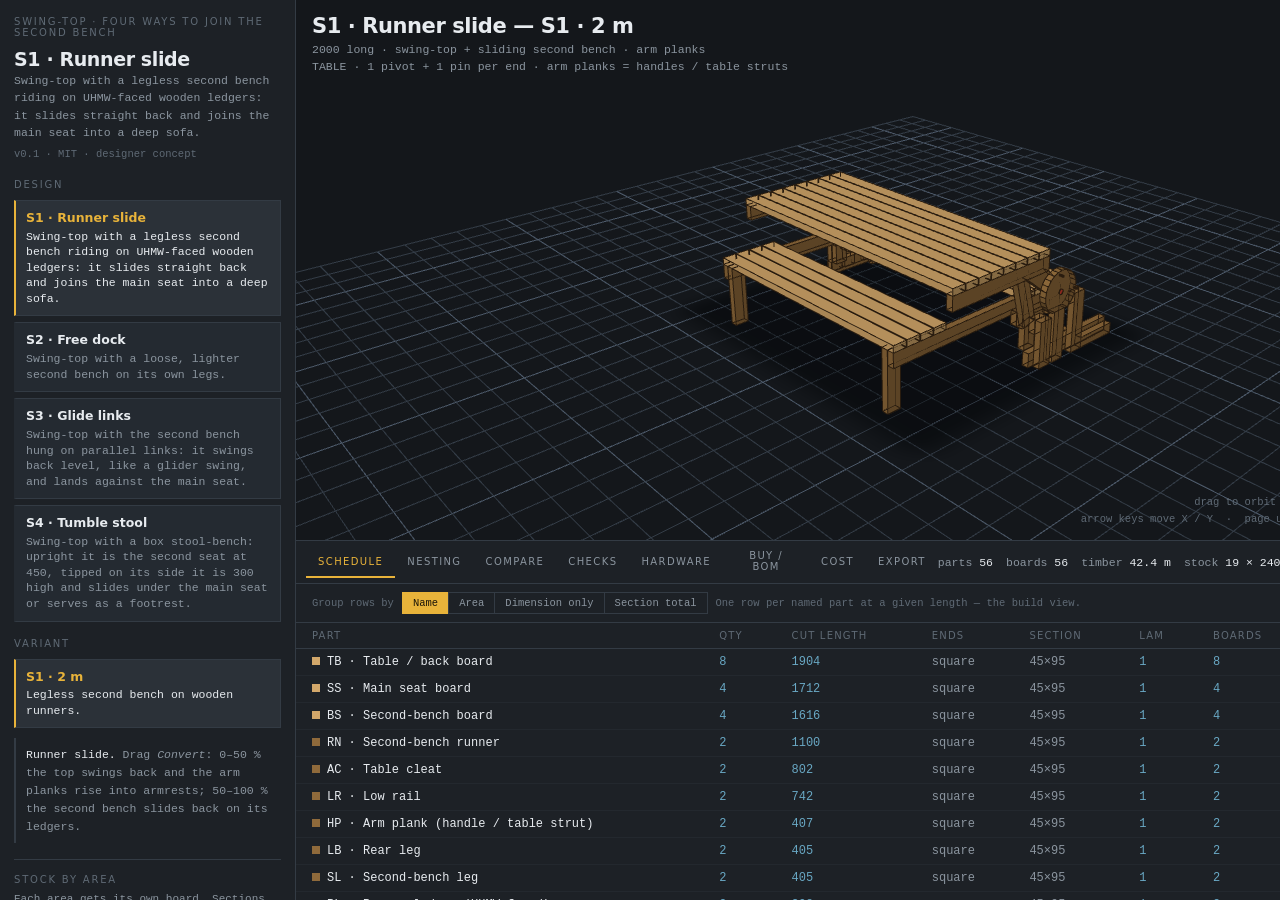
<file: app/swing.html>
<!doctype html><html><head><meta charset=utf8><meta name=viewport content="width=device-width,initial-scale=1"><style>:root{color-scheme:light}body{margin:0;padding:0;font:14px -apple-system,BlinkMacSystemFont,sans-serif;background:#faf9f5;color:#141413}img{max-width:100%}</style></head><body>
<meta charset="utf-8">
<meta name="viewport" content="width=device-width, initial-scale=1, viewport-fit=cover">
<title>Swing-top variants</title>
<!--
  furniture-kit / prototype 04
  ---------------------------------------------------------------------------
  What changed from 03, and why:

  1. STOCK IS PER AREA. Posts, rails, slats and ties each carry their own
     board section. This forced the real fix to LIMIT-3: a design no longer
     asks for "80×80" and hope lamination reaches it. It asks for "4 boards",
     and the section is DERIVED — 4 × 20×80 gives 80×80, 4 × 22×95 gives
     88×95. Geometry follows the timber, so an unbuildable section can no
     longer be expressed. LIMIT-3 is gone by construction, not by warning.

  2. REAL DEPTH BUFFER. 03 sorted faces by centroid distance (painter's
     algorithm), which is simply wrong for interpenetrating boxes — and every
     joint in this model interpenetrates. Replaced with raw WebGL: per-pixel
     depth test, MSAA, key/fill lighting, edge lines, an occluding grid and a
     soft contact shadow. No three.js, no dependencies.

  3. REPORT MODES, from dprojects/Woodworking's getKey(): one scan of the
     parts array, several schedules over it — by name, by area, by dimension
     only, or by section total. Their key is composed from sorted dimensions
     plus optionally label and/or group; mine now does the same.

  Also carried over from the repo reading:
     - `bom:false` per part (their Woodworking_BOM property) so hardware opts
       out of every schedule with no special-casing in the extractor.
     - `info{designer,version,license}` provenance (O-LAP's Design.info).
     - getWeight — mass matters for a bench you have to carry.

  NOT taken from O-LAP: its updateGeom(group, sliceManager) mutates a
  THREE scene and slices solids into planar ribs for CNC sheet cutting. That
  is a mesh-slicer for plywood; it has no parts list. Wrong model for
  beam-and-screw work, so nothing was ported.

  Section banners map onto the proposed repo layout:
      core/  §1   designs/ §2   viewers/ §3 §4   outputs/ §5
      checks/ §6  index.html §7
-->
<style>
  :root{
    --ink:#15181c; --panel:#1d2126; --panel2:#242a31; --rule:#333b44;
    --fg:#e7ebef; --dim:#8b959f; --dimmer:#5f6a75;
    --pencil:#e8b33a; --blue:#69a8c4; --red:#d4736a; --green:#7fb069;
    --mono: ui-monospace, "SF Mono", SFMono-Regular, Menlo, Consolas, "Liberation Mono", "Arial Hebrew", Arial, monospace;
    --sans: "Helvetica Neue", Inter, system-ui, -apple-system, sans-serif;
  }
  *{box-sizing:border-box}
  html,body{margin:0;height:100%;background:var(--ink);color:var(--fg);
            font-family:var(--mono);font-size:13px;-webkit-font-smoothing:antialiased}
  body{display:grid;grid-template-columns:296px 1fr;grid-template-rows:1fr auto;height:100vh;overflow:hidden}

  #rail{grid-row:1/3;background:var(--panel);border-right:1px solid var(--rule);overflow-y:auto;padding:16px 14px 40px}
  .eyebrow{font-family:var(--sans);font-size:10px;letter-spacing:.18em;text-transform:uppercase;
           color:var(--dimmer);margin:0 0 10px}
  h1{font-family:var(--sans);font-size:19px;font-weight:700;letter-spacing:-.02em;margin:0 0 2px}
  .sub{color:var(--dim);font-size:11.5px;line-height:1.5;margin:0 0 16px}
  .prov{color:var(--dimmer);font-size:10.5px;margin:-10px 0 16px;line-height:1.5}
  .vbtn{display:block;width:100%;text-align:left;background:var(--panel2);border:1px solid var(--rule);
        border-left:2px solid transparent;color:var(--dim);padding:9px 10px;cursor:pointer;
        font-family:var(--mono);font-size:11.5px;line-height:1.35;margin-bottom:6px}
  .vbtn b{display:block;font-family:var(--sans);font-size:12.5px;color:var(--fg);font-weight:600;margin-bottom:2px}
  .vbtn:hover{border-color:var(--dimmer)}
  .vbtn.on{border-left-color:var(--pencil);background:#2b3138;color:var(--fg)}
  .vbtn.on b{color:var(--pencil)}
  .note{border-left:2px solid var(--rule);padding:8px 0 8px 10px;margin:10px 0 4px;
        color:var(--dim);font-size:11.5px;line-height:1.55}
  .note b{color:var(--fg);font-weight:400}
  .grp{margin-top:16px;padding-top:14px;border-top:1px solid var(--rule)}
  .row{display:flex;justify-content:space-between;align-items:baseline;margin-bottom:5px;gap:8px}
  .row label{color:var(--dim);font-size:11.5px}
  .row output{color:var(--pencil);font-variant-numeric:tabular-nums}
  input[type=range]{width:100%;margin:0 0 12px;accent-color:var(--pencil);height:16px}
  input[type=number]{width:100%;background:var(--panel2);border:1px solid var(--rule);color:var(--fg);
                     font-family:var(--mono);font-size:11.5px;padding:4px 6px}
  select{width:100%;background:var(--panel2);border:1px solid var(--rule);color:var(--fg);
         font-family:var(--mono);font-size:11.5px;padding:4px 6px}
  .chk{display:flex;align-items:center;gap:8px;color:var(--dim);font-size:11.5px;margin-bottom:8px;cursor:pointer}
  .chk input{accent-color:var(--pencil)}
  .seg{display:flex;margin-bottom:10px}
  .seg button{flex:1;background:none;border:1px solid var(--rule);border-right-width:0;color:var(--dim);
              padding:6px 2px;cursor:pointer;font-family:var(--mono);font-size:10.5px;white-space:nowrap}
  .seg button:last-child{border-right-width:1px}
  .seg button.on{background:var(--pencil);border-color:var(--pencil);color:#1a1408}

  /* per-area stock block */
  .area{border:1px solid var(--rule);border-left:2px solid var(--sw,var(--dimmer));
        padding:8px 9px;margin-bottom:7px;background:var(--panel2)}
  .area .top{display:flex;justify-content:space-between;align-items:baseline;margin-bottom:6px}
  .area .nm{color:var(--fg);font-size:11.5px}
  .area .got{color:var(--pencil);font-size:11px;font-variant-numeric:tabular-nums}
  .area .fields{display:grid;grid-template-columns:1fr 52px 52px;gap:5px;align-items:center}
  .area .cap{grid-column:1/4;color:var(--dimmer);font-size:10px;margin-top:4px;line-height:1.4}

  .pad{display:grid;grid-template-columns:repeat(3,1fr);gap:5px;margin-bottom:10px}
  .pad button{background:var(--panel2);border:1px solid var(--rule);color:var(--fg);padding:8px 0;
              cursor:pointer;font-family:var(--mono);font-size:12px}
  .pad button:hover{border-color:var(--pencil);color:var(--pencil)}
  .pad .lbl{display:flex;align-items:center;justify-content:center;color:var(--dimmer);font-size:10px;
            letter-spacing:.1em;font-family:var(--sans);text-transform:uppercase}
  .views{display:flex;gap:5px;flex-wrap:wrap;margin-top:4px}
  .views button,.ghost{background:none;border:1px solid var(--rule);color:var(--dim);padding:5px 9px;
                       cursor:pointer;font-family:var(--mono);font-size:11px}
  .views button:hover,.ghost:hover{border-color:var(--pencil);color:var(--pencil)}

  #view{position:relative;background:#14171b;overflow:hidden;touch-action:none}
  #cv{display:block;width:100%;height:100%}
  #svgWrap{position:absolute;inset:0;display:none;overflow:auto;background:#f4f1ea}
  #svgWrap svg{display:block;margin:0 auto}
  #hud{position:absolute;left:16px;top:14px;pointer-events:none}
  #hud .t{font-family:var(--sans);font-size:21px;font-weight:700;letter-spacing:-.02em}
  #hud .d{color:var(--dim);font-size:11.5px;margin-top:3px;font-variant-numeric:tabular-nums;line-height:1.5}
  #vtabs{position:absolute;right:14px;top:12px;display:flex}
  #vtabs button{background:rgba(20,23,27,.8);border:1px solid var(--rule);border-right-width:0;color:var(--dim);
                padding:5px 11px;cursor:pointer;font-family:var(--mono);font-size:11px}
  #vtabs button:last-child{border-right-width:1px}
  #vtabs button.on{background:var(--pencil);border-color:var(--pencil);color:#1a1408}
  #tip{position:absolute;right:14px;bottom:12px;color:var(--dimmer);font-size:10.5px;
       pointer-events:none;text-align:right;line-height:1.6}
  #sel{position:absolute;right:14px;top:46px;width:250px;background:rgba(23,27,32,.95);
       border:1px solid var(--rule);border-left:2px solid #5cc7fa;padding:11px 12px;display:none}
  #sel .selhead{display:flex;justify-content:space-between;align-items:baseline;gap:8px}
  #sel .selhead b{font-family:var(--sans);font-size:13px;color:#7fd0fb;font-weight:600}
  #sel .seldims{color:var(--dim);font-size:11px;line-height:1.6;margin-top:6px;
                font-variant-numeric:tabular-nums}
  #sel textarea{width:100%;height:58px;background:#14171b;border:1px solid var(--rule);
                color:var(--fg);font-family:var(--mono);font-size:11px;padding:6px 7px;resize:vertical}
  #sel .selbtns{display:flex;gap:6px;align-items:center;margin-top:6px}
  #sel .msg{color:var(--green);font-size:10.5px}
  #err{position:absolute;inset:0;display:none;place-content:center;padding:24px;color:var(--red);
       font-size:12px;text-align:center;line-height:1.6;background:rgba(21,24,28,.94)}

  #panel{grid-column:2;background:var(--panel);border-top:1px solid var(--rule);height:40vh;
         display:flex;flex-direction:column;min-height:0}
  #ptabs{display:flex;align-items:center;border-bottom:1px solid var(--rule);padding:0 10px;flex:none}
  #ptabs button{background:none;border:none;border-bottom:2px solid transparent;color:var(--dim);
                padding:9px 12px;cursor:pointer;font-family:var(--sans);font-size:10px;
                letter-spacing:.14em;text-transform:uppercase}
  #ptabs button.on{color:var(--pencil);border-bottom-color:var(--pencil)}
  #ptabs .stats{margin-left:auto;display:flex;gap:13px;padding-right:8px;flex-wrap:nowrap;overflow-x:auto}
  #ptabs .stat{color:var(--dim);font-size:11.5px;font-variant-numeric:tabular-nums;white-space:nowrap}
  #ptabs .stat b{color:var(--fg);font-weight:400}
  #pbody{overflow:auto;flex:1;min-height:0}
  .pane{display:none}
  .pane.on{display:block}
  .modebar{display:flex;align-items:center;gap:8px;padding:8px 16px;border-bottom:1px solid var(--rule);
           color:var(--dimmer);font-size:10.5px;flex-wrap:wrap}
  .modebar .seg{margin:0;width:auto}
  .modebar .seg button{padding:4px 10px}

  table{border-collapse:collapse;width:100%;font-variant-numeric:tabular-nums}
  th{position:sticky;top:0;background:var(--panel);text-align:left;font-weight:400;color:var(--dimmer);
     font-size:10px;letter-spacing:.12em;text-transform:uppercase;font-family:var(--sans);
     padding:7px 16px;border-bottom:1px solid var(--rule);white-space:nowrap;z-index:1}
  td{padding:6px 16px;border-bottom:1px solid #23282e;font-size:12px;white-space:nowrap}
  tbody tr{cursor:crosshair}
  tbody tr:hover{background:#2b3138}
  tbody tr:hover td:first-child{box-shadow:inset 2px 0 0 var(--pencil)}
  td.num{color:var(--blue)} td.dim{color:var(--dim)}
  tr.tot td{border-top:1px solid var(--rule);color:var(--fg)}
  .swatch{display:inline-block;width:8px;height:8px;margin-right:7px;vertical-align:baseline}

  .nest{padding:12px 16px 20px}
  .nsec{font-family:var(--sans);font-size:10px;letter-spacing:.14em;text-transform:uppercase;
        color:var(--dimmer);margin:14px 0 8px}
  .bar{display:flex;height:26px;border:1px solid var(--rule);margin-bottom:4px;background:#1a1e23;
       font-size:10px;overflow:hidden}
  .bar span{display:flex;align-items:center;justify-content:center;border-right:1px solid #1a1e23;
            overflow:hidden;white-space:nowrap;color:#1a1408}
  .bar .waste{background:repeating-linear-gradient(45deg,#242a31,#242a31 4px,#1e2329 4px,#1e2329 8px);
              color:var(--dimmer);border-right:none}
  .barlbl{display:flex;justify-content:space-between;color:var(--dimmer);font-size:10.5px;margin-bottom:10px}

  .checks{padding:8px 16px 20px}
  .chkrow{display:flex;gap:10px;align-items:flex-start;padding:9px 0;border-bottom:1px solid #23282e;line-height:1.5}
  .chkrow .tag{flex:none;width:52px;font-size:10px;letter-spacing:.1em;font-family:var(--sans);
               text-transform:uppercase;padding-top:2px}
  .ok .tag{color:var(--green)} .warn .tag{color:var(--pencil)} .fail .tag{color:var(--red)}
  .chkrow .txt{color:var(--dim);font-size:12px}
  .chkrow .txt b{color:var(--fg);font-weight:400}
  .chkrow .val{margin-left:auto;color:var(--blue);font-variant-numeric:tabular-nums;font-size:12px;flex:none;padding-left:12px}

  .exp{padding:14px 16px 20px;display:grid;grid-template-columns:210px 1fr;gap:16px;min-height:0}
  .exp .list button{display:block;width:100%;text-align:left;background:var(--panel2);border:1px solid var(--rule);
                    border-left:2px solid transparent;color:var(--dim);padding:7px 10px;cursor:pointer;
                    font-family:var(--mono);font-size:11.5px;margin-bottom:5px}
  .exp .list button.on{border-left-color:var(--pencil);color:var(--fg);background:#2b3138}
  .exp .out{display:flex;flex-direction:column;min-width:0}
  .exp .out .bar2{display:flex;gap:6px;margin-bottom:8px;align-items:center}
  .exp .out .bar2 .msg{color:var(--green);font-size:11px}
  pre#expText{margin:0;background:#14171b;border:1px solid var(--rule);padding:10px 12px;overflow:auto;
              max-height:26vh;font-size:11px;line-height:1.5;color:var(--dim);white-space:pre}
  .imp textarea{width:100%;height:70px;background:#14171b;border:1px solid var(--rule);
                color:var(--dim);font-family:var(--mono);font-size:11px;padding:8px 10px;resize:vertical}
  .imp input[type=file]{color:var(--dim);font-family:var(--mono);font-size:11px;width:auto}
  .imp .msg{font-size:11px}
  .imp .msg.bad{color:var(--red)}

  @media (max-width:980px){
    body{grid-template-columns:1fr;grid-template-rows:auto 44vh auto}
    #rail{grid-row:auto;border-right:none;border-bottom:1px solid var(--rule);max-height:34vh}
    #panel{grid-column:1;height:32vh}
    .exp{grid-template-columns:1fr}
  }

  /* ---- phone layout: 3D view pinned on top, controls and tables scroll below ---- */
  @media (max-width:760px){
    html,body{height:auto;-webkit-text-size-adjust:100%}
    body{display:flex;flex-direction:column;height:auto;overflow:visible}
    #view{order:-1}
    #view{position:sticky;top:0;z-index:5;height:52vh;height:52svh;min-height:260px;
          border-bottom:1px solid var(--rule)}
    #rail{max-height:none;overflow:visible;border-bottom:1px solid var(--rule);padding:14px 12px 24px}
    #panel{height:auto;min-height:60vh;border-top:none}
    #pbody{overflow:visible}
    #ptabs{overflow-x:auto;-webkit-overflow-scrolling:touch;padding:0 4px;flex-wrap:nowrap;
           position:sticky;top:52vh;top:52svh;z-index:4;background:var(--panel)}
    #ptabs button{flex:none;padding:12px 11px}
    #ptabs .stats{display:none}
    #pbody{overflow-x:auto}
    th,td{padding:7px 10px}
    .modebar,.nest,.checks,.exp{padding-left:12px;padding-right:12px}
    pre#expText{max-height:40vh}
    #hud{left:10px;top:8px;right:150px}
    #hud .t{font-size:16px}
    #hud .d{font-size:10.5px}
    #vtabs{right:8px;top:8px}
    #vtabs button{padding:8px 12px}
    #tip{display:none}
    #sel{left:8px;right:8px;top:auto;bottom:8px;width:auto;max-height:70%;overflow:auto}
    #sel textarea{font-size:16px}
    /* >=16px inputs stop iOS Safari zooming the page on focus; bigger tap targets */
    input[type=number],select,textarea{font-size:16px;padding:8px}
    input[type=range]{height:28px;margin-bottom:10px}
    .vbtn{padding:12px 11px}
    .seg button,.views button,.ghost{padding:10px 8px;font-size:12px}
    .pad button{padding:12px 0}
    .chk{margin-bottom:12px;font-size:12.5px}
    .chk input{width:20px;height:20px}
    .area .fields{grid-template-columns:1fr 64px 64px}
    #pbody .modebar .seg{flex-wrap:wrap}
  }

  /* extras: Buy / BOM tab, files box */
  .buyhead{padding:12px 16px 8px;color:var(--dim);font-size:12px;line-height:1.6}
  .buyhead b{color:var(--fg);font-family:var(--sans)}
  .buyhead .ghost{margin-left:6px;text-decoration:none;display:inline-block}
  table.buy{margin:0 0 6px}
  table.buy td{white-space:normal;vertical-align:top;line-height:1.45}
  table.buy td a{color:var(--blue)}
  table.buy tr.cat td{background:#2b3138;color:var(--pencil);font-family:var(--sans);font-size:10px;
                      letter-spacing:.14em;text-transform:uppercase;padding:6px 16px}
  table.buy .small{font-size:11px} table.buy .ref{font-size:10px;color:var(--pencil)}
  .sa{margin:6px 16px 14px;border:1px solid var(--rule);border-left:2px solid var(--pencil);padding:8px 0 4px;background:var(--panel2)}
  .sa .sat{font-family:var(--sans);font-weight:600;padding:0 12px 6px}
  .sa ol{margin:6px 0 6px 28px;padding:0;color:var(--dim);font-size:12px;line-height:1.55}
  .sa .dim.small{padding:0 12px}
  .files{display:flex;flex-wrap:wrap;gap:6px 14px;font-size:11.5px}
  .files a{color:var(--blue);text-decoration:none} .files a:hover{text-decoration:underline}
</style>

<div id="rail">
  <p class="eyebrow">swing-top · four ways to join the second bench</p>
  <h1 id="dTitle">—</h1>
  <p class="sub" id="dBlurb">—</p>
  <p class="prov" id="dProv">—</p>

  <p class="eyebrow">Design</p>
  <div id="designList"></div>

  <p class="eyebrow" style="margin-top:16px">Variant</p>
  <div id="variantList"></div>
  <div class="note" id="vnote"></div>

  <div class="grp">
    <p class="eyebrow">Stock by area</p>
    <p class="sub" style="margin:-4px 0 10px;font-size:11px">
      Each area gets its own board. Sections are derived — a post is
      <i>n boards</i>, not a number in millimetres — so changing the timber
      changes the geometry, and an unbuildable section can't be asked for.
    </p>
    <div id="areaHost"></div>
    <div id="sheetHost" style="display:none">
      <div class="area" style="--sw:#8fa2b5">
        <div class="top"><span class="nm">Sheet good</span><span class="got" id="sheetGot"></span></div>
        <div class="fields" style="grid-template-columns:1fr 1fr">
          <input type="number" id="shT" step="1" min="6" title="thickness">
          <input type="number" id="shP" step="1" min="0" title="price per sheet">
          <input type="number" id="shL" step="10" min="300" title="sheet length">
          <input type="number" id="shW" step="10" min="300" title="sheet width">
          <div class="cap">Thickness / price, then sheet length &times; width. Panels are
            nested on these separately from the linear bars.</div>
        </div>
      </div>
    </div>
    <div class="row" style="margin-top:10px"><label>Stock length</label><input type="number" id="nLen" step="100" style="width:80px"></div>
    <div class="row"><label>Saw kerf</label><input type="number" id="nKerf" step="1" style="width:80px"></div>
    <div class="row"><label>Density kg/m³</label><input type="number" id="nDens" step="10" style="width:80px"></div>
  </div>

  <div id="paramHost"></div>

  <div class="grp">
    <p class="eyebrow">Move the view</p>
    <div class="seg" id="segMode">
      <button data-m="orbit" class="on">Orbit</button>
      <button data-m="pan">Pan</button>
    </div>
    <div class="pad">
      <button data-ax="x-">&minus;</button><div class="lbl">X</div><button data-ax="x+">+</button>
      <button data-ax="y-">&minus;</button><div class="lbl">Y</div><button data-ax="y+">+</button>
      <button data-ax="z-">&minus;</button><div class="lbl">Z</div><button data-ax="z+">+</button>
    </div>
    <div class="row"><label>Zoom</label><output id="oZ"></output></div>
    <input type="range" id="sZ" min="700" max="9000" step="50">
    <div class="views">
      <button data-view="iso">Iso</button><button data-view="front">Front</button>
      <button data-view="side">End</button><button data-view="top">Top</button><button data-view="reset">Reset</button>
    </div>
    <div class="row" style="margin-top:12px"><label>Explode</label><output id="oX">0 mm</output></div>
    <input type="range" id="sX" min="0" max="600" step="5" value="0">
    <label class="chk"><input type="checkbox" id="cLams" checked> Show glue-up boards</label>
    <label class="chk"><input type="checkbox" id="cEdges" checked> Edge lines</label>
    <label class="chk"><input type="checkbox" id="cGrid" checked> Ground grid</label>
  </div>
</div>

<div id="view">
  <canvas id="cv"></canvas>
  <div id="svgWrap"></div>
  <div id="hud"><div class="t" id="hudT"></div><div class="d" id="hudD"></div></div>
  <div id="vtabs">
    <button data-vt="3d" class="on">3D</button>
    <button data-vt="draw">Drawing</button>
    <button data-vt="asm">Assembly</button>
  </div>
  <div id="tip">drag to orbit &nbsp;·&nbsp; shift-drag or right-drag to pan<br>
    arrow keys move X / Y &nbsp;·&nbsp; page up / down moves Z &nbsp;·&nbsp; scroll to zoom</div>
  <div id="err"></div>
  <div id="sel">
    <div class="selhead">
      <b id="selName">—</b>
      <button class="ghost" id="selClose" style="padding:2px 7px">×</button>
    </div>
    <div class="seldims" id="selDims"></div>
    <p class="eyebrow" style="margin:10px 0 5px">Note for this part</p>
    <textarea id="selNote" placeholder="e.g. house this into the post, 8 mm deep"></textarea>
    <div class="selbtns">
      <button class="ghost" id="selCopy">Copy reference</button>
      <span class="msg" id="selMsg"></span>
    </div>
  </div>
</div>

<div id="panel">
  <div id="ptabs">
    <button data-p="cut" class="on">Schedule</button>
    <button data-p="nest">Nesting</button>
    <button data-p="compare">Compare</button>
    <button data-p="checks">Checks</button>
    <button data-p="hw">Hardware</button>
    <button data-p="buy">Buy / BOM</button>
    <button data-p="cost">Cost</button>
    <button data-p="export">Export</button>
    <div class="stats">
      <span class="stat">parts <b id="stPc"></b></span>
      <span class="stat">boards <b id="stBd"></b></span>
      <span class="stat">timber <b id="stM"></b></span>
      <span class="stat">stock <b id="stB"></b></span>
      <span class="stat">waste <b id="stW"></b></span>
      <span class="stat">mass <b id="stKg"></b></span>
      <span class="stat">cost <b id="stC"></b></span>
    </div>
  </div>
  <div id="pbody">
    <div class="pane on" id="paneCut">
      <div class="modebar">
        <span>Group rows by</span>
        <div class="seg" id="segReport">
          <button data-r="name" class="on">Name</button>
          <button data-r="group">Area</button>
          <button data-r="dim">Dimension only</button>
          <button data-r="section">Section total</button>
        </div>
        <span id="reportHint"></span>
      </div>
      <table><thead><tr id="cutHead"></tr></thead><tbody id="tbCut"></tbody></table>
    </div>
    <div class="pane" id="paneNest"><div class="nest" id="nestBody"></div></div>
    <div class="pane" id="paneCompare">
      <table><thead><tr>
        <th>Variant</th><th>Parts</th><th>Boards</th><th>Timber</th><th>Stock</th>
        <th>Waste</th><th>Mass</th><th>Cost</th><th>Max span</th><th>Deflection</th>
      </tr></thead><tbody id="tbCmp"></tbody></table>
    </div>
    <div class="pane" id="paneChecks"><div class="checks" id="checkBody"></div></div>
    <div class="pane" id="paneHw"><div id="hwBody" style="padding:4px 16px 24px"></div></div>
    <div class="pane" id="paneBuy"><div id="buyBody" style="padding:0 0 24px"></div></div>
    <div class="pane" id="paneCost">
      <div class="modebar">
        <span>VAT %</span><input type="number" id="cVat" step="1" style="width:56px">
        <span>ILS / cut, bar</span><input type="number" id="cCutBar" step="0.5" style="width:56px">
        <span>ILS / cut, sheet</span><input type="number" id="cCutSheet" step="0.5" style="width:56px">
        <span id="costHint"></span>
      </div>
      <table><thead><tr>
        <th>Item</th><th>Areas</th><th>Qty</th><th>Unit</th><th>ILS each</th><th>ILS </th>
      </tr></thead><tbody id="tbCost"></tbody></table>
      <p class="sub" id="costNote" style="padding:12px 16px 20px;margin:0"></p>
    </div>
    <div class="pane" id="paneExport">
      <div id="filesBox" style="padding:14px 16px 4px"></div>
      <div class="exp">
        <div class="list" id="expList"></div>
        <div class="out">
          <div class="bar2">
            <button class="ghost" id="btnCopy">Copy</button>
            <button class="ghost" id="btnDl">Download</button>
            <span class="msg" id="expMsg"></span>
          </div>
          <pre id="expText"></pre>
          <div class="imp">
            <p class="eyebrow" style="margin:14px 0 8px">Load a saved design</p>
            <div class="bar2">
              <input type="file" id="impFile" accept=".json,application/json">
              <button class="ghost" id="btnImport">Load pasted text</button>
              <span class="msg" id="impMsg"></span>
            </div>
            <textarea id="impText" placeholder="…or paste a design.json here"></textarea>
          </div>
        </div>
      </div>
    </div>
  </div>
</div>

<script>
"use strict";

/* =========================================================================
   §1  core/ — stock, derived sections, parts model
   -------------------------------------------------------------------------
   The central change in 04. A design never states a section in millimetres.
   It states an AREA ("post") and a LAMINATION COUNT ("4 boards"). The
   section falls out of whatever stock that area is set to:

       built('post', 4) with 20×80  ->  80 × 80  (lam 4)
       built('post', 4) with 22×95  ->  88 × 95  (lam 4)

   Geometry then uses .a and .b, so the whole piece resizes with the timber.
   ========================================================================= */

var PRESET_SECTIONS = [
  [18,70],[19,89],[20,80],[22,95],[25,100],[25,150],[32,100],[38,89],[45,95],[47,100]
];

/* A part's two ends may be cut at an angle. In the part's own frame the axis
   runs along local Z and the end planes are

       near end :  z = -halfLen + y*tan(cut1)
       far  end :  z = +halfLen + y*tan(cut2)

   so a bevel is one scalar per end and the solid stays an 8-corner prism.
   Rotation is only ever about X, which is why a single angle per end is
   enough — every bevel this model can express lies in the YZ plane. */
function bevelLength(size, cut1, cut2){
  var hy = size[1]/2;
  return size[2] + hy*(Math.abs(Math.tan(cut1||0)) + Math.abs(Math.tan(cut2||0)));
}

function makeCtx(stockFor, sheet){
  var parts = [], warnings = [];

  function record(name, area, size, pos, ex, rot, lam, len, cuts){
    var st = stockFor(area);
    var d = size.slice().sort(function(x,y){ return x-y; });
    var c1 = (cuts && cuts.a) || 0, c2 = (cuts && cuts.b) || 0;
    var cut = (len==null) ? d[2] : len;
    if(c1 || c2) cut = bevelLength(size, c1, c2);
    var secT = lam*st.t, secW = st.w;
    parts.push({
      name:name, group:area, kind:'linear', count:1,
      size:size, pos:pos, ex:ex||[0,0,0], rot:rot||0,
      lam:lam, stock:[st.t,st.w], cut1:c1, cut2:c2,
      section:[secT, secW],
      sec: (lam>1 ? secT+'×'+secW+' ('+lam+'×'+st.t+'×'+st.w+')' : st.t+'×'+st.w),
      cut: cut
    });
  }

  return {
    parts:parts,
    stock: stockFor,
    sheet: sheet,
    warnings: warnings,

    /* A derived length that has been squeezed out of existence by fat boards
       in a small frame. Returning a negative size silently produced inside-out
       geometry; this clamps it and says so instead. */
    span:function(label, v, min){
      min = min || 1;
      if(v >= min) return v;
      warnings.push(label+' has no room — '+Math.round(v)+' mm');
      return min;
    },

    /* the derived-section helper — a is thickness (n boards), b is width */
    built:function(area, n){
      var st = stockFor(area);
      return { a: n*st.t, b: st.w, lam:n, t:st.t, w:st.w };
    },

    box:function(name, area, lam, size, pos, ex, rot, cuts){
      record(name, area, size, pos, ex, rot, lam, null, cuts);
    },

    member:function(name, area, lam, sa, sb, p1, p2, ex, cuts){
      var dy=p2[1]-p1[1], dz=p2[2]-p1[2], len=Math.sqrt(dy*dy+dz*dz);
      record(name, area, [sa,sb,len],
             [p1[0], (p1[1]+p2[1])/2, (p1[2]+p2[2])/2],
             ex, Math.atan2(-dy,dz), lam, len, cuts);
    },

    /* Bevel needed so a member running along `dir` (a YZ vector) finishes flush
       against a plane whose YZ normal is `n`. Square cut is bevel 0. */
    bevelTo:function(dir, n){
      var L = Math.hypot(dir[0], dir[1]) || 1;
      var uZ = [dir[0]/L, dir[1]/L];
      var uY = [uZ[1], -uZ[0]];
      var nz = n[0]*uZ[0] + n[1]*uZ[1];
      var ny = n[0]*uY[0] + n[1]*uY[1];
      if(Math.abs(nz) < 1e-9) return 0;
      return Math.atan(-ny/nz);
    },

    /* where a line through A along dir meets the plane through Q with normal n */
    hitPlane:function(A, dir, Q, n){
      var den = n[0]*dir[0] + n[1]*dir[1];
      if(Math.abs(den) < 1e-9) return A.slice();
      var t = (n[0]*(Q[0]-A[0]) + n[1]*(Q[1]-A[1]))/den;
      return [A[0]+t*dir[0], A[1]+t*dir[1]];
    },

    /* A solid surface edge-glued from the SAME linear boards. One box in the
       model, but n boards in the schedule — hence `count`. Nothing downstream
       changes: it nests on bars like any other board. */
    gluedPanel:function(name, area, lam, size, pos, ex){
      var st = stockFor(area);
      var n = Math.max(1, Math.ceil(size[1]/st.w));
      var secT = lam*st.t;
      parts.push({ name:name, group:area, kind:'linear', count:n,
                   size:size, pos:pos, ex:ex||[0,0,0], rot:0,
                   lam:lam, stock:[st.t,st.w], cut1:0, cut2:0, section:[secT, st.w],
                   sec:(lam>1 ? secT+'×'+st.w+' ('+lam+'×'+st.t+'×'+st.w+')' : st.t+'×'+st.w),
                   cut:size[0], glued:{ boards:n } });
      return parts[parts.length-1];
    },

    /* A sheet good. NOT a linear member: it has two in-plane dimensions, comes
       off a sheet rather than a bar, and so is invisible to bar nesting. This
       is the second `kind` the parts model has ever needed. */
    panel:function(name, area, size, pos, ex){
      var dims = [size[0], size[1]].slice().sort(function(a,b){ return b-a; });
      parts.push({ name:name, group:area, kind:'panel', count:1,
                   size:size, pos:pos, ex:ex||[0,0,0], rot:0,
                   lam:1, stock:[sheet.t,0], cut1:0, cut2:0,
                   panel:{ L:Math.round(dims[0]), W:Math.round(dims[1]), t:sheet.t },
                   section:[sheet.t, Math.round(dims[1])],
                   sec: sheet.t+' mm sheet',
                   cut: Math.round(dims[0]) });
      return parts[parts.length-1];
    },

    /* A PROFILE part: a convex side-view polygon (Y,Z) extruded along X from x0
       to x1. The folding bench needs it — rounded pivot ends and angled stop
       blocks are not 8-corner prisms. o.cut = blank length, o.flat = marking-out
       outline in the board's own frame, o.bom === false = drawn-only marker. */
    prism:function(name, area, x0, x1, poly, ex, o){
      o = o || {};
      var A = 0;
      for(var i=0;i<poly.length;i++){ var a=poly[i], b=poly[(i+1)%poly.length]; A += a[0]*b[1]-b[0]*a[1]; }
      if(A < 0) poly = poly.slice().reverse();
      var y0=1e9,y1=-1e9,z0=1e9,z1=-1e9;
      poly.forEach(function(q){ if(q[0]<y0)y0=q[0]; if(q[0]>y1)y1=q[0]; if(q[1]<z0)z0=q[1]; if(q[1]>z1)z1=q[1]; });
      var st = (o.bom === false) ? {t:0,w:0} : stockFor(area);
      var W = o.W || st.w, T = o.T || (x1 - x0);
      parts.push({ name:name, group:area, kind:'linear', count:1,
                   size:[T, y1-y0, z1-z0], pos:[(x0+x1)/2, (y0+y1)/2, (z0+z1)/2],
                   ex:ex||[0,0,0], rot:0, lam:1, stock:[st.t,st.w], cut1:0, cut2:0,
                   section:[Math.round(T), W], sec:(o.bom === false ? '—' : Math.round(T)+'×'+W),
                   cut:(o.cut != null ? o.cut : Math.max(y1-y0, z1-z0)),
                   prism:{ x0:x0, x1:x1, poly:poly }, flat:o.flat || null,
                   bom:(o.bom === false ? false : undefined), partId:o.partId, fab:o.note });
      return parts[parts.length-1];
    },

    /* bom:false — dprojects/Woodworking's Woodworking_BOM property. Drawn,
       but invisible to every schedule, with no special case in the extractor. */
    dot:function(name, pos, ex){
      parts.push({ name:name, group:'head', size:[11,11,3], pos:pos, ex:ex||[0,0,1.6],
                   rot:0, bom:false, kind:'linear', count:1, cut1:0, cut2:0,
                   section:[0,0], stock:[0,0], sec:'—', lam:0, cut:0 });
    },

    spread:function(span, mw, gap, origin){
      /* Rounding to the nearest count can ask for more members than fit,
         which produces a NEGATIVE gap — i.e. slats overlapping each other.
         Clamp to what physically fits so the gap can never go below zero. */
      var n = Math.max(1, Math.round((span+gap)/(mw+gap)));
      n = Math.max(1, Math.min(n, Math.floor(span/mw)));
      var g = n>1 ? Math.max(0, (span - n*mw)/(n-1)) : 0;
      var out=[];
      for(var i=0;i<n;i++) out.push(origin + mw/2 + i*(mw+g));
      return { centres:out, n:n, gap:g, crowded:(span < mw) };
    }
  };
}

/* =========================================================================
   §2  designs/ — plugins: {info, areas, schema, variants, build}
   `areas` is new: it declares which stock groups this design uses, so the
   rail can generate a board picker per area without knowing the design.
   ========================================================================= */

var DESIGNS = {};

DESIGNS.bench = {
  id:'bench', name:'Backed bench',
  blurb:'Closed side frames, seat and back spanning between them. Posts built up from boards.',
  info:{ designer:'—', version:'0.4.0', license:'MIT' },
  areas:[
    {g:'post', label:'Posts',      def:[20,80], hint:'Front and rear legs. Laminated to a square-ish column.'},
    {g:'rail', label:'Rails',      def:[20,80], hint:'Seat rails and cross rails — on edge, carrying the seat.'},
    {g:'slat', label:'Seat slats', def:[20,80], hint:'Laid flat. Width and thickness both change how the seat feels.'},
    {g:'back', label:'Back slats', def:[20,80], hint:'Also flat, raked with the back.'},
    {g:'arm',  label:'Arms & ties',def:[20,80], hint:'Arm rail and low side rail.'}
  ],
  schema:[
    {k:'L',        label:'Length',        group:'Dimensions', type:'range', min:1400, max:2400, step:50, def:2000, unit:'mm'},
    {k:'D',        label:'Depth (frame)', group:'Dimensions', type:'range', min:420,  max:700,  step:10, def:560,  unit:'mm'},
    {k:'Hseat',    label:'Seat height',   group:'Dimensions', type:'range', min:380,  max:500,  step:5,  def:430,  unit:'mm'},
    {k:'Harm',     label:'Arm height',    group:'Dimensions', type:'range', min:560,  max:760,  step:5,  def:650,  unit:'mm'},
    {k:'Hback',    label:'Back height',   group:'Dimensions', type:'range', min:700,  max:1050, step:10, def:900,  unit:'mm'},
    {k:'rake',     label:'Back rake',     group:'Dimensions', type:'range', min:0,    max:20,   step:1,  def:0,    unit:'°'},
    {k:'backSlats',label:'Back slats',    group:'Dimensions', type:'range', min:2,    max:9,    step:1,  def:6,    unit:''},
    {k:'seatGap',  label:'Seat slat gap', group:'Dimensions', type:'range', min:0,    max:25,   step:1,  def:10,   unit:'mm', role:'gap'},
    {k:'seatStyle',label:'Seat surface',  group:'Surface',    type:'select', def:'slats',
       options:[{v:'slats',label:'Slats'},{v:'glued',label:'Glued'},{v:'sheet',label:'Sheet'}]},
    {k:'postLam',  label:'Post build-up', group:'Build-up',   type:'select', def:4,
       options:[{v:1,label:'1 board'},{v:2,label:'2 boards'},{v:3,label:'3 boards'},{v:4,label:'4 boards'}]},
    {k:'railLam',  label:'Rail build-up', group:'Build-up',   type:'select', def:2,
       options:[{v:1,label:'1 board'},{v:2,label:'2 boards'},{v:3,label:'3 boards'}]},
    {k:'backLam',  label:'Back build-up', group:'Build-up',   type:'select', def:1,
       options:[{v:1,label:'1 board'},{v:2,label:'2 boards'},{v:3,label:'3 boards'}]},
    {k:'armLam',   label:'Arm build-up',  group:'Build-up',   type:'select', def:4,
       options:[{v:1,label:'1 board'},{v:2,label:'2 boards'},{v:3,label:'3 boards'},{v:4,label:'4 boards'}]},
    {k:'arms',     label:'Arms',          group:'Build-up',   type:'bool', def:true},
    {k:'lowRail',  label:'Low side rail', group:'Build-up',   type:'bool', def:true},
    {k:'fast',     label:'Fasteners',     group:'Build-up',   type:'select', def:'exposed',
       options:[{v:'exposed',label:'Exposed'},{v:'hidden',label:'Hidden'}]}
  ],
  variants:{
    F1:{ name:'F1 Frame',  tag:'Vertical posts, closed side box, fine back slats.',
         note:'<b>Frame.</b> Vertical posts with arm rail and low rail closing a rectangle at each end. Single-board back slats read as a screen rather than a panel.',
         set:{ rake:0, backSlats:6, seatGap:10, postLam:4, backLam:1, Hback:900, Harm:650 } },
    F2:{ name:'F2 Garden', tag:'Raked back leg, rising arm, three wide slats.',
         note:'<b>Garden.</b> Rear leg raked so the seat edge stays put and the foot splays forward, arm rising toward the back, three back slats.',
         set:{ rake:12, backSlats:3, seatGap:14, postLam:4, backLam:2, Hback:880, Harm:640 } },
    F3:{ name:'F3 Block',  tag:'Heavy build-up, tight gaps, near-solid seat and back.',
         note:'<b>Block.</b> Three-board back slats and 4 mm gaps so seat and back read almost solid. Fewest parts, most timber.',
         set:{ rake:8, backSlats:3, seatGap:4, postLam:4, backLam:3, Hback:860, Harm:660 } }
  },
  build:function(P, ctx, variant){
    var post = ctx.built('post', P.postLam);
    var rail = ctx.built('rail', P.railLam);
    var slat = ctx.built('slat', 1);
    /* the seat's thickness depends on how it is made, and the rails hang off it */
    var seatT = (P.seatStyle === 'sheet') ? ctx.sheet.t : slat.a;
    var back = ctx.built('back', P.backLam);
    /* the arm caps the post, so by default it is built up to the same width —
       a narrower arm leaves a ledge of bare post top either side, which reads
       as a mistake even though it is real geometry */
    var arm  = ctx.built('arm',  P.armLam || P.railLam);

    var rake = P.rake*Math.PI/180, tanR = Math.tan(rake);
    var backThk = Math.max(2, P.backSlats) > 0 ? back.a : 0;
    var X0 = P.L/2 - post.a/2;
    var yF =  P.D/2 - post.b/2, yR = -(P.D/2 - post.b/2);
    function yRat(z){ return yR - (z - P.Hseat)*tanR; }

    /* --- end cuts -------------------------------------------------------
       A raked leg cut square across its axis stands on one corner, and a
       square-ended rail meets a raked post on a wedge. Both ends of the rear
       post are therefore cut HORIZONTAL (bevel -rake, which makes the leg a
       parallelogram), and anything landing on the post's face is cut to that
       face. The front post's top is cut to whatever angle the arm arrives at,
       so the arm beds flat instead of rocking on an edge. */
    var upPost  = [-Math.sin(rake), Math.cos(rake)];   /* rear post axis      */
    var nFloor  = [0,1];                               /* horizontal cut      */
    var bPost   = ctx.bevelTo(upPost, nFloor);         /* = -rake             */
    var nFace   = [Math.cos(rake), Math.sin(rake)];    /* rear post face      */

    /* the arm's direction is needed before the posts are placed, so the front
       post top can be cut to match it */
    var armRise = (variant==='F2') ? 60 : 0;
    var armA    = [yF + post.b/2, P.Harm];
    var armReach= Math.max(1, armA[0] - yRat(P.Harm));
    var armDir  = [-1, armRise/armReach];
    var adl     = Math.hypot(armDir[0], armDir[1]);
    armDir      = [armDir[0]/adl, armDir[1]/adl];
    var nArmBed = [armDir[1], -armDir[0]];             /* arm underside normal */
    var bFrontTop = P.arms ? ctx.bevelTo([0,1], nArmBed) : 0;

    [1,-1].forEach(function(sx){
      ctx.member('Front post','post',post.lam, post.a, post.b,
                 [sx*X0,yF,0],[sx*X0,yF,P.Harm],[sx*1.1,0.4,0],
                 { a:0, b:bFrontTop });
      ctx.member('Rear post','post',post.lam, post.a, post.b,
                 [sx*X0,yRat(0),0],[sx*X0,yRat(P.Hback),P.Hback],[sx*1.1,-0.4,0],
                 { a:bPost, b:bPost });
      if(P.arms){
        /* Now that the end can be cut to the face, the arm runs its centreline
           all the way to the back slats' front surface and is bevelled there —
           no wedge gap, no buried corner. */
        var A = [armA[0], P.Harm + arm.b/2];
        var clear = post.b/2 + backThk;
        var Q  = [yR + clear*nFace[0], P.Hseat + clear*nFace[1]];
        var B  = ctx.hitPlane(A, armDir, Q, nFace);
        ctx.member('Arm rail','arm',arm.lam, arm.a, arm.b,
                   [sx*X0, A[0], A[1]], [sx*X0, B[0], B[1]], [sx*1.1,0,0.5],
                   { a:0, b: ctx.bevelTo(armDir, nFace) });
      }
      if(P.lowRail){
        var zL = 160;
        var Ql = [yR + (post.b/2)*nFace[0], P.Hseat + (post.b/2)*nFace[1]];
        var dl2 = [-1, 0];
        var Bl  = ctx.hitPlane([yF-post.b/2, zL], dl2, Ql, nFace);
        ctx.member('Low side rail','arm',1, arm.t, arm.b,
                   [sx*X0,yF-post.b/2,zL],[sx*X0,Bl[0],Bl[1]],[sx*1.1,0,-0.5],
                   { a:0, b: ctx.bevelTo(dl2, nFace) });
      }
    });

    var Lr = ctx.span('Seat rail', P.L - 2*post.a);
    var railZ = P.Hseat - seatT - rail.b/2;
    ctx.box('Seat rail','rail',rail.lam,[Lr,rail.a,rail.b],[0,yF,railZ],[0,1,0]);
    ctx.box('Seat rail','rail',rail.lam,[Lr,rail.a,rail.b],[0,yR,railZ],[0,-1,0]);

    var crossLen = ctx.span('Cross rail', (yF-rail.a/2)-(yR+rail.a/2));
    var crossY = (yF+yR)/2;
    var stations = [-Lr/2+rail.a/2, -Lr/6, Lr/6, Lr/2-rail.a/2];
    stations.forEach(function(x){
      ctx.box('Cross rail','rail',rail.lam,[rail.a,crossLen,rail.b],[x,crossY,railZ],[0,0,-1]);
    });

    var SDfull = ctx.span('Seat', (yF+post.b/2)-(yR-post.b/2));
    var SD = ctx.span('Seat slats', SDfull - 2*slat.a);
    var seat, seatSpan;
    if(P.seatStyle === 'slats'){
      seat = ctx.spread(SD, slat.b, P.seatGap, yR - post.b/2 + slat.a);
      seat.centres.forEach(function(y){
        ctx.box('Seat slat','slat',1,[Lr,slat.b,slat.a],[0,y,P.Hseat-slat.a/2],[0,0,1]);
      });
      seatSpan = { label:'Seat slat', b:slat.b, h:slat.a, tributary:slat.b+seat.gap };
    } else if(P.seatStyle === 'glued'){
      var gp = ctx.gluedPanel('Seat panel','slat',1,[Lr,SDfull,seatT],
                              [0,(yF+yR)/2,P.Hseat-seatT/2],[0,0,1]);
      seat = { n:gp.glued.boards, centres:[(yF+yR)/2], gap:0 };
      seatSpan = { label:'Seat panel', b:1000, h:seatT, tributary:1000 };
    } else {
      ctx.panel('Seat panel','panel',[Lr,SDfull,seatT],[0,(yF+yR)/2,P.Hseat-seatT/2],[0,0,1]);
      seat = { n:1, centres:[(yF+yR)/2], gap:0 };
      seatSpan = { label:'Seat panel', b:1000, h:seatT, tributary:1000 };
    }

    /* Back slats lie ON the front face of the raked rear posts rather than
       on their centreline, offset along the post normal so the rake carries
       them forward and up together. They run the full width and screw into
       the post face — buildable without a housing. */
    /* Back slats are laid out IN THE PLANE OF THE BACK, not by vertical step.
       A slat's width (back.b) is measured up that tilted plane, so two slats
       a vertical distance dz apart are only dz/cos(rake) apart along it —
       step vertically and they overlap each other as soon as the back is
       raked or the run is short. Work in plane coordinate s instead, and
       clamp the count to what actually fits. */
    var nf2 = [Math.cos(rake), Math.sin(rake)];       /* face normal, forward */
    var uAx = [-Math.sin(rake), Math.cos(rake)];      /* up the raked back    */
    var off = (post.b + back.a)/2;                    /* post face + half slat thickness */
    var zb0 = P.Hseat + 140;
    var run = Math.max(back.b, (P.Hback - zb0)/Math.cos(rake));
    var fits = Math.max(1, Math.floor(run/back.b));
    var nb   = Math.max(1, Math.min(Math.max(2, P.backSlats), fits));
    var bgap = nb>1 ? (run - nb*back.b)/(nb-1) : 0;
    var C0   = [yRat(zb0), zb0];
    for(var j=0;j<nb;j++){
      var sPos = back.b/2 + j*(back.b + bgap);
      var ay = C0[0] + sPos*uAx[0], az = C0[1] + sPos*uAx[1];
      ctx.box('Back slat','back',back.lam,[P.L,back.a,back.b],
              [0, ay + off*nf2[0], az + off*nf2[1]],[0,-1,0.3], rake);
    }
    var backDropped = Math.max(2, P.backSlats) - nb;

    if(P.fast !== 'hidden'){
      seat.centres.forEach(function(y){
        stations.forEach(function(x){ ctx.dot('fastener',[x,y,P.Hseat]); });
      });
    }

    var maxSpan = 0;
    for(var i=1;i<stations.length;i++) maxSpan = Math.max(maxSpan, stations[i]-stations[i-1]-rail.a);
    return {
      parts: ctx.parts,
      spans: [{ label:seatSpan.label, span:maxSpan, b:seatSpan.b, h:seatSpan.h,
                tributary:seatSpan.tributary, load:2.0 }],
      headline: P.L+' long · seat '+P.Hseat+' · back '+P.Hback+' mm',
      headline2: (P.seatStyle==='slats' ? seat.n+' seat slats'
                 : P.seatStyle==='glued' ? 'glued seat panel, '+seat.n+' boards'
                 : ctx.sheet.t+' mm sheet seat')+' over '+Math.round(maxSpan)+' mm spans · '+
                 nb+' back slats at '+Math.round(bgap)+' mm gap · posts '+
                 Math.round(post.a)+'×'+Math.round(post.b)+' · '+P.rake+'° rake'+
                 (backDropped>0 ? ' · '+backDropped+' back slat(s) dropped, no room' : '')
    };
  }
};

DESIGNS.table = {
  id:'table', name:'Trestle-leg table',
  blurb:'Four built-up legs, four aprons, slatted top. The second design — it exists to test whether the abstraction holds.',
  info:{ designer:'—', version:'0.4.0', license:'MIT' },
  areas:[
    {g:'post', label:'Legs',        def:[20,80], hint:'Laminated columns at each corner.'},
    {g:'rail', label:'Aprons',      def:[20,80], hint:'Long and end aprons plus the top bearers.'},
    {g:'slat', label:'Top slats',   def:[20,80], hint:'The surface. Thickness here drives the deflection check.'},
    {g:'arm',  label:'Stretcher',   def:[20,80], hint:'Foot rails and the long stretcher.'}
  ],
  schema:[
    {k:'L',       label:'Length',        group:'Dimensions', type:'range', min:900, max:2600, step:50, def:1600, unit:'mm'},
    {k:'W',       label:'Width',         group:'Dimensions', type:'range', min:500, max:1100, step:20, def:800,  unit:'mm'},
    {k:'H',       label:'Top height',    group:'Dimensions', type:'range', min:680, max:1100, step:5,  def:740,  unit:'mm'},
    {k:'oh',      label:'Top overhang',  group:'Dimensions', type:'range', min:0,   max:220,  step:10, def:80,   unit:'mm'},
    {k:'topGap',  label:'Top slat gap',  group:'Dimensions', type:'range', min:0,   max:25,   step:1,  def:5,    unit:'mm', role:'gap'},
    {k:'apron',   label:'Apron drop',    group:'Dimensions', type:'range', min:0,   max:160,  step:5,  def:20,   unit:'mm'},
    {k:'bearers', label:'Top bearers',   group:'Dimensions', type:'range', min:0, max:4, step:1, def:2, unit:''},
    {k:'topStyle',label:'Top surface',    group:'Surface',    type:'select', def:'slats',
       options:[{v:'slats',label:'Slats'},{v:'glued',label:'Glued'},{v:'sheet',label:'Sheet'}]},
    {k:'legLam',  label:'Leg build-up',  group:'Build-up',   type:'select', def:4,
       options:[{v:1,label:'1 board'},{v:2,label:'2 boards'},{v:3,label:'3 boards'},{v:4,label:'4 boards'},{v:5,label:'5 boards'}]},
    {k:'apronLam',label:'Apron build-up',group:'Build-up',   type:'select', def:2,
       options:[{v:1,label:'1 board'},{v:2,label:'2 boards'},{v:3,label:'3 boards'}]},
    {k:'topLam',  label:'Top build-up',  group:'Build-up',   type:'select', def:1,
       options:[{v:1,label:'1 board'},{v:2,label:'2 boards'}]},
    {k:'stretch', label:'Stretcher',     group:'Build-up',   type:'bool', def:true}
  ],
  variants:{
    T1:{ name:'T1 Dining', tag:'Standard height, modest overhang, stretcher.',
         note:'<b>Dining.</b> 740 top, 80 overhang so a chair tucks under the apron. Stretcher low enough to keep feet off it.',
         set:{ H:740, oh:80, legLam:4, stretch:true, topGap:5, bearers:2, topLam:1 } },
    T2:{ name:'T2 Bench-height', tag:'Workbench height, heavy legs, doubled top.',
         note:'<b>Bench-height.</b> 900 top, flush ends so it can butt to a wall, five-board legs and a two-board top. The one you would actually cut timber on.',
         set:{ H:900, oh:0, legLam:5, stretch:true, topGap:0, bearers:3, topLam:2, apronLam:3 } },
    T3:{ name:'T3 Garden',  tag:'Long, wide gaps for drainage, no stretcher.',
         note:'<b>Garden.</b> Long and open — 12 mm gaps so rain drains and leaves fall through. No stretcher, aprons do the work.',
         set:{ L:2100, H:750, oh:120, legLam:4, stretch:false, topGap:12, bearers:3, topLam:1 } }
  },
  build:function(P, ctx){
    var leg = ctx.built('post', P.legLam);
    var ap  = ctx.built('rail', P.apronLam);
    var top = ctx.built('slat', P.topLam);
    var st  = ctx.built('arm',  P.apronLam);

    var surfT = (P.topStyle === 'sheet') ? ctx.sheet.t : top.a;
    var legH = P.H - surfT;
    var ox = P.L/2 - P.oh - leg.a/2;
    var oy = P.W/2 - P.oh - leg.b/2;

    [1,-1].forEach(function(sx){ [1,-1].forEach(function(sy){
      ctx.box('Leg','post',leg.lam,[leg.a,leg.b,legH],[sx*ox,sy*oy,legH/2],[sx,sy,0]);
    });});

    var apZ = legH - ap.b/2 - P.apron;
    /* At each corner the long apron meets the end apron. Cutting them to the
       LEG size only works while the apron is no thicker than the leg — laminate
       the apron up and the two run into each other. Clear the larger of the two. */
    var clrX = Math.max(leg.a, ap.a), clrY = Math.max(leg.b, ap.a);
    var longLen = ctx.span('Long apron', 2*ox-clrX);
    var endLen   = ctx.span('End apron',  2*oy-clrY);
    [1,-1].forEach(function(sy){
      ctx.box('Long apron','rail',ap.lam,[longLen,ap.a,ap.b],[0,sy*oy,apZ],[0,sy,0]);
    });
    [1,-1].forEach(function(sx){
      ctx.box('End apron','rail',ap.lam,[ap.a,endLen,ap.b],[sx*ox,0,apZ],[sx,0,0]);
    });

    var runX = 2*ox - clrX;
    var maxBear = Math.max(0, Math.floor(runX/Math.max(ap.a,1)) - 1);
    var bearN = Math.min(P.bearers|0, maxBear);   /* bearers need a gap between them */
    var bearDropped = (P.bearers|0) - bearN;
    var bearLen = ctx.span('Top bearer', 2*oy - ap.a), lines = [-ox, ox];
    for(var i=0;i<bearN;i++){
      var x = -ox + clrX/2 + runX*(i+1)/(bearN+1);
      ctx.box('Top bearer','rail',ap.lam,[ap.a,bearLen,ap.b],[x,0,apZ],[0,0,-1]);
      lines.push(x);
    }

    if(P.stretch){
      var sz = 180;
      /* The foot rail caps the leg, so it is BUILT UP to the leg's board count
         rather than just drawn wider. Widening the box without raising the
         lamination made the model and the cut list disagree — the box was 80
         wide while the schedule still said 40×80. */
      var foot = ctx.built('arm', Math.max(st.lam, P.legLam));
      var footLen = 2*oy - Math.max(leg.b, foot.a);
      var strLen  = 2*ox - foot.a;
      if(footLen > 40 && strLen > 40){
        [1,-1].forEach(function(sx){
          ctx.box('Foot rail','arm',foot.lam,[foot.a, footLen, foot.b],
                  [sx*ox,0,sz],[sx,0,-0.5]);
        });
        ctx.box('Stretcher','arm',st.lam,[strLen,st.a,st.b],[0,0,sz],[0,0,-1]);
      }
    }

    var tops, topSpan;
    if(P.topStyle === 'slats'){
      tops = ctx.spread(P.W, top.b, P.topGap, -P.W/2);
      tops.centres.forEach(function(y){
        ctx.box('Top slat','slat',top.lam,[P.L,top.b,top.a],[0,y,P.H-top.a/2],[0,0,1]);
        lines.forEach(function(x){ ctx.dot('fastener',[x,y,P.H]); });
      });
      topSpan = { label:'Top slat', b:top.b, h:top.a, tributary:top.b+tops.gap };
    } else if(P.topStyle === 'glued'){
      var gp = ctx.gluedPanel('Top panel','slat',top.lam,[P.L,P.W,surfT],[0,0,P.H-surfT/2],[0,0,1]);
      tops = { n:gp.glued.boards, gap:0 };
      lines.forEach(function(x){ ctx.dot('fastener',[x,-P.W/2+40,P.H]); ctx.dot('fastener',[x,P.W/2-40,P.H]); });
      topSpan = { label:'Top panel', b:1000, h:surfT, tributary:1000 };
    } else {
      ctx.panel('Top panel','panel',[P.L,P.W,surfT],[0,0,P.H-surfT/2],[0,0,1]);
      tops = { n:1, gap:0 };
      lines.forEach(function(x){ ctx.dot('fastener',[x,-P.W/2+40,P.H]); ctx.dot('fastener',[x,P.W/2-40,P.H]); });
      topSpan = { label:'Top panel', b:1000, h:surfT, tributary:1000 };
    }

    var uniq = lines.slice().sort(function(a,b){return a-b;})
                    .filter(function(v,i,a){ return i===0 || Math.abs(v-a[i-1])>1; });
    var maxSpan = 0;
    for(var k=1;k<uniq.length;k++) maxSpan = Math.max(maxSpan, uniq[k]-uniq[k-1]-ap.a);
    if(uniq.length<2) maxSpan = 2*ox;

    return {
      parts: ctx.parts,
      spans: [{ label:topSpan.label, span:maxSpan, b:topSpan.b, h:topSpan.h,
                tributary:topSpan.tributary, load:2.5 }],
      headline: P.L+' × '+P.W+' · top '+P.H+' mm',
      headline2: (P.topStyle==='slats' ? tops.n+' top slats'
                 : P.topStyle==='glued' ? 'glued top panel, '+tops.n+' boards'
                 : ctx.sheet.t+' mm sheet top')+' over '+Math.round(maxSpan)+' mm spans · legs '+
                 Math.round(leg.a)+'×'+Math.round(leg.b)+
                 (bearDropped>0 ? ' · '+bearDropped+' bearer(s) dropped, no room' : '')
    };
  }
};

DESIGNS.shelf = {
  id:'shelf', name:'Open shelf unit',
  blurb:'Four posts, paired side rails at each level, slats running front-to-back. The third design — vertical repetition, no rake.',
  info:{ designer:'—', version:'0.4.0', license:'MIT' },
  areas:[
    {g:'post', label:'Posts',       def:[20,80], hint:'Corner uprights, full height.'},
    {g:'rail', label:'Shelf rails', def:[20,80], hint:'Front and back at every level — these carry everything.'},
    {g:'slat', label:'Shelf slats', def:[20,80], hint:'Front-to-back. Span is the depth, so width is free.'},
    {g:'arm',  label:'Ties',        def:[20,80], hint:'Top ties that stop the frame racking.'}
  ],
  schema:[
    {k:'L',      label:'Width',        group:'Dimensions', type:'range', min:600, max:1600, step:50, def:900,  unit:'mm'},
    {k:'D',      label:'Depth',        group:'Dimensions', type:'range', min:200, max:500,  step:10, def:300,  unit:'mm'},
    {k:'H',      label:'Height',       group:'Dimensions', type:'range', min:800, max:2200, step:20, def:1800, unit:'mm'},
    {k:'levels', label:'Shelves',      group:'Dimensions', type:'range', min:2,   max:7,    step:1,  def:5,    unit:''},
    {k:'base',   label:'Base height',  group:'Dimensions', type:'range', min:60,  max:400,  step:10, def:120,  unit:'mm'},
    {k:'gap',    label:'Slat gap',     group:'Dimensions', type:'range', min:0,   max:25,   step:1,  def:4,    unit:'mm', role:'gap'},
    {k:'postLam',label:'Post build-up',group:'Build-up',   type:'select', def:2,
       options:[{v:1,label:'1 board'},{v:2,label:'2 boards'},{v:3,label:'3 boards'},{v:4,label:'4 boards'}]},
    {k:'railLam',label:'Rail build-up',group:'Build-up',   type:'select', def:1,
       options:[{v:1,label:'1 board'},{v:2,label:'2 boards'}]},
    {k:'topRail',label:'Top tie rails',group:'Build-up',   type:'bool', def:true}
  ],
  variants:{
    S1:{ name:'S1 Library', tag:'Tall, five shelves, tight slat gaps.',
         note:'<b>Library.</b> Five levels at even pitch, 4 mm gaps so a paperback will not tip into the void. Light posts.',
         set:{ H:1800, levels:5, gap:4, postLam:2, D:300 } },
    S2:{ name:'S2 Workshop', tag:'Deep, four heavy levels, wide gaps.',
         note:'<b>Workshop.</b> Deeper and fewer levels for boxes and tins. Three-board posts, doubled rails, wide gaps for sawdust.',
         set:{ H:1600, levels:4, gap:14, postLam:3, railLam:2, D:420, base:180 } },
    S3:{ name:'S3 Low run', tag:'Bench-height, two levels, long and deep.',
         note:'<b>Low run.</b> Two levels under a window. Slats run front-to-back, so stretching the width to 1500 costs rail length, not stiffness.',
         set:{ H:900, levels:2, gap:6, postLam:3, D:340, L:1500 } }
  },
  build:function(P, ctx){
    var post = ctx.built('post', P.postLam);
    var rail = ctx.built('rail', P.railLam);
    var slat = ctx.built('slat', 1);
    var tie  = ctx.built('arm',  P.railLam);

    var ox = P.L/2 - post.a/2, oy = P.D/2 - post.b/2;
    [1,-1].forEach(function(sx){ [1,-1].forEach(function(sy){
      ctx.box('Post','post',post.lam,[post.a,post.b,P.H],[sx*ox,sy*oy,P.H/2],[sx,sy,0]);
    });});

    /* the top ties occupy H-tie.b .. H, so the top shelf has to finish below
       them or the tie runs straight through the slats */
    var topZ = P.topRail ? (P.H - tie.b - slat.a - rail.b/2 - 10)
                         : (P.H - rail.b/2 - 40);
    /* one level is a rail plus the slats sitting on it; below that pitch the
       shelves stack into one another, so drop levels rather than overlap */
    var minPitch = rail.b + slat.a + 2;
    var avail    = Math.max(0, topZ - P.base);
    var maxLv    = Math.max(2, Math.floor(avail/minPitch) + 1);
    var n        = Math.max(2, Math.min(P.levels|0, maxLv));
    var pitch    = n>1 ? avail/(n-1) : 0;
    var lvDropped = Math.max(2, P.levels|0) - n;
    var railLen = ctx.span('Shelf rail', 2*ox - post.a);
    var spans = [];

    for(var i=0;i<n;i++){
      var z = P.base + i*pitch;
      [1,-1].forEach(function(sy){
        ctx.box('Shelf rail','rail',rail.lam,[railLen,rail.a,rail.b],[0,sy*oy,z],[0,sy,0]);
      });
      var run = ctx.spread(railLen, slat.b, P.gap, -railLen/2);
      run.centres.forEach(function(x){
        ctx.box('Shelf slat','slat',1,[slat.b,P.D,slat.a],[x,0,z+rail.b/2+slat.a/2],[0,0,1]);
        ctx.dot('fastener',[x, oy, z+rail.b/2+slat.a]);
        ctx.dot('fastener',[x,-oy, z+rail.b/2+slat.a]);
      });
      if(i===0) spans.push({ label:'Shelf slat', span:2*oy-rail.a, b:slat.b, h:slat.a,
                             tributary:slat.b+run.gap, load:1.5, n:run.n, gap:run.gap });
    }

    if(P.topRail){
      /* same corner rule as the table aprons — clear the larger of post or tie */
      var tcX = Math.max(post.a, tie.a), tcY = Math.max(post.b, tie.a);
      var endTieLen  = ctx.span('End tie',  2*oy - tcY);
      var backTieLen = ctx.span('Back tie', 2*ox - tcX);
      [1,-1].forEach(function(sx){
        ctx.box('End tie','arm',tie.lam,[tie.a,endTieLen,tie.b],[sx*ox,0,P.H-tie.b/2],[sx,0,0.4]);
      });
      ctx.box('Back tie','arm',tie.lam,[backTieLen,tie.a,tie.b],[0,-oy,P.H-tie.b/2],[0,-1,0.4]);
    }

    var f = spans[0] || {n:0,span:0};
    return {
      parts: ctx.parts,
      spans: spans,
      headline: P.L+' × '+P.D+' × '+P.H+' mm · '+n+' shelves',
      headline2: f.n+' slats per shelf over '+Math.round(f.span)+' mm span · '+
                 Math.round(pitch)+' mm pitch'+
                 (lvDropped>0 ? ' · '+lvDropped+' shelf/shelves dropped, no room' : '')
    };
  }
};

/* generated by folding-P1/rev2/build.py — do not edit by hand */
var FOLDING_P1 = {"B":[0.0,367.5],"A0":[-357.526077778263,667.5],"rot":-100.0,"L0":1520,"parts":[{"id":"R1","tag":"R1-R","name":"R1 · Rear front leg","asm":"rear","side":"R","g":"rail","x0":514,"x1":552,"poly":[[-43.609,0],[194.391,412],[91.609,412],[-146.391,0.0]],"blank":528,"W":89,"flat":[[51.41,0.0],[527.22,0.0],[475.8,89.0],[-0.0,89.0]],"note":""},{"id":"R2","tag":"R2-R","name":"R2 · Rear back leg","asm":"rear","side":"R","g":"rail","x0":514,"x1":552,"poly":[[324.709,0],[284.709,412],[195.291,412],[235.291,0]],"blank":423,"W":89,"flat":[[-0.0,-0.0],[413.94,-0.0],[422.58,89.0],[8.64,89.0]],"note":""},{"id":"R3","tag":"R3-R","name":"R3 · Rear seat bearer","asm":"rear","side":"R","g":"rail","x0":552,"x1":590,"poly":[[324,323],[324,412],[-44.5,412],[-44.5,323]],"blank":369,"W":89,"flat":[[-0.0,89.0],[0.0,-0.0],[368.5,0.0],[368.5,89.0]],"note":"REV2: R6 round-over on front-top corner (S2 slides over it while folding)."},{"id":"R4","tag":"R4-R","name":"R4 · Rear low tie","asm":"rear","side":"R","g":"rail","x0":552,"x1":590,"poly":[[391.5,100.5],[391.5,189.5],[-43.5,189.5],[-43.5,100.5]],"blank":435,"W":89,"flat":[[-0.0,89.0],[0.0,-0.0],[435.0,0.0],[435.0,89.0]],"note":""},{"id":"R5","tag":"R5-R","name":"R5 · Rear anti-tip foot","asm":"rear","side":"R","g":"rail","x0":552,"x1":590,"poly":[[450,0],[450,89],[200,89],[200,0]],"blank":250,"W":89,"flat":[[-0.0,89.0],[0.0,-0.0],[250.0,0.0],[250.0,89.0]],"note":""},{"id":"F1","tag":"F1-R","name":"F1 · Front long leg","asm":"front","side":"R","g":"rail","x0":672,"x1":710,"poly":[[-794.292,0],[-691.523,0],[-318.988,645.25],[-318.281,646.523],[-317.615,647.818],[-316.993,649.135],[-316.413,650.471],[-315.878,651.825],[-315.388,653.196],[-314.942,654.582],[-314.542,655.983],[-314.189,657.395],[-313.881,658.818],[-313.62,660.251],[-313.407,661.692],[-313.24,663.138],[-313.121,664.59],[-313.05,666.044],[-313.026,667.5],[-313.05,668.956],[-313.121,670.41],[-313.24,671.862],[-313.407,673.308],[-313.62,674.749],[-313.881,676.182],[-314.189,677.605],[-314.542,679.017],[-314.942,680.418],[-315.388,681.804],[-315.878,683.175],[-316.413,684.529],[-316.993,685.865],[-317.615,687.182],[-318.281,688.477],[-318.988,689.75],[-319.737,690.999],[-320.526,692.223],[-321.354,693.42],[-322.222,694.59],[-323.127,695.731],[-324.069,696.841],[-325.047,697.92],[-326.06,698.966],[-327.106,699.979],[-328.185,700.957],[-329.296,701.899],[-330.436,702.804],[-331.606,703.672],[-332.803,704.5],[-334.027,705.289],[-335.276,706.038],[-336.549,706.745],[-337.844,707.411],[-339.161,708.033],[-340.497,708.613],[-341.851,709.148],[-343.222,709.638],[-344.608,710.084],[-346.009,710.484],[-347.421,710.838],[-348.845,711.145],[-350.277,711.406],[-351.718,711.619],[-353.164,711.786],[-354.616,711.905],[-356.07,711.976],[-357.526,712],[-358.982,711.976],[-360.437,711.905],[-361.888,711.786],[-363.334,711.619],[-364.775,711.406],[-366.208,711.145],[-367.631,710.838],[-369.044,710.484],[-370.444,710.084],[-371.83,709.638],[-373.201,709.148],[-374.555,708.613],[-375.892,708.033],[-377.208,707.411],[-378.503,706.745],[-379.776,706.038],[-381.025,705.289],[-382.249,704.5],[-383.446,703.672],[-384.616,702.804],[-385.757,701.899],[-386.867,700.957],[-387.946,699.979],[-388.992,698.966],[-390.005,697.92],[-390.983,696.841],[-391.925,695.731],[-392.83,694.59],[-393.698,693.42],[-394.526,692.223],[-395.316,690.999],[-396.064,689.75]],"blank":841,"W":89,"flat":[[840.95,0.0],[789.57,89.0],[44.5,89.0],[43.04,88.98],[41.59,88.9],[40.14,88.79],[38.69,88.62],[37.25,88.41],[35.82,88.14],[34.4,87.84],[32.98,87.48],[31.58,87.08],[30.2,86.64],[28.82,86.15],[27.47,85.61],[26.13,85.03],[24.82,84.41],[23.52,83.75],[22.25,83.04],[21.0,82.29],[19.78,81.5],[18.58,80.67],[17.41,79.8],[16.27,78.9],[15.16,77.96],[14.08,76.98],[13.03,75.97],[12.02,74.92],[11.04,73.84],[10.1,72.73],[9.2,71.59],[8.33,70.42],[7.5,69.22],[6.71,68.0],[5.96,66.75],[5.25,65.48],[4.59,64.18],[3.97,62.87],[3.39,61.53],[2.85,60.18],[2.36,58.8],[1.92,57.42],[1.52,56.02],[1.16,54.6],[0.86,53.18],[0.59,51.75],[0.38,50.31],[0.21,48.86],[0.1,47.41],[0.02,45.96],[0.0,44.5],[0.02,43.04],[0.1,41.59],[0.21,40.14],[0.38,38.69],[0.59,37.25],[0.86,35.82],[1.16,34.4],[1.52,32.98],[1.92,31.58],[2.36,30.2],[2.85,28.82],[3.39,27.47],[3.97,26.13],[4.59,24.82],[5.25,23.52],[5.96,22.25],[6.71,21.0],[7.5,19.78],[8.33,18.58],[9.2,17.41],[10.1,16.27],[11.04,15.16],[12.02,14.08],[13.03,13.03],[14.08,12.02],[15.16,11.04],[16.27,10.1],[17.41,9.2],[18.58,8.33],[19.78,7.5],[21.0,6.71],[22.25,5.96],[23.52,5.25],[24.82,4.59],[26.13,3.97],[27.47,3.39],[28.82,2.85],[30.2,2.36],[31.58,1.92],[32.98,1.52],[34.4,1.16],[35.82,0.86],[37.25,0.59],[38.69,0.38],[40.14,0.21],[41.59,0.1],[43.04,0.02],[44.5,0.0]],"note":""},{"id":"F2","tag":"F2-R","name":"F2 · Front seat bearer","asm":"front","side":"R","g":"rail","x0":634,"x1":672,"poly":[[-485.052,323],[-485.052,412],[-765.052,412],[-765.052,323]],"blank":280,"W":89,"flat":[[-0.0,89.0],[0.0,-0.0],[280.0,0.0],[280.0,89.0]],"note":""},{"id":"F3","tag":"F3-R","name":"F3 · Front diagonal brace","asm":"front","side":"R","g":"rail","x0":634,"x1":672,"poly":[[-585.791,252.776],[-662.261,323.0],[-793.843,323],[-645.989,187.224]],"blank":201,"W":89,"flat":[[0.0,-0.0],[103.82,0.0],[200.74,89.0],[-0.0,89.0]],"note":""},{"id":"T1","tag":"T1-R","name":"T1 · Table / back bearer","asm":"top","side":"R","g":"rail","x0":631,"x1":669,"poly":[[6.474,628],[6.474,717],[-462.526,717],[-462.526,628]],"blank":469,"W":89,"flat":[[-0.0,89.0],[0.0,-0.0],[469.0,0.0],[469.0,89.0]],"note":""},{"id":"T2","tag":"T2-R","name":"T2 · Pivot extension","asm":"top","side":"R","g":"rail","x0":593,"x1":631,"poly":[[-106.813,717.0],[-43.824,359.773],[-43.548,358.343],[-43.225,356.923],[-42.856,355.514],[-42.44,354.119],[-41.98,352.737],[-41.474,351.372],[-40.924,350.023],[-40.331,348.693],[-39.694,347.384],[-39.014,346.096],[-38.293,344.831],[-37.531,343.59],[-36.729,342.375],[-35.887,341.187],[-35.007,340.027],[-34.089,338.896],[-33.135,337.796],[-32.145,336.728],[-31.121,335.692],[-30.064,334.691],[-28.974,333.725],[-27.854,332.795],[-26.703,331.902],[-25.524,331.048],[-24.318,330.232],[-23.085,329.456],[-21.828,328.721],[-20.548,328.028],[-19.245,327.377],[-17.922,326.769],[-16.58,326.204],[-15.22,325.684],[-13.844,325.208],[-12.452,324.778],[-11.048,324.393],[-9.632,324.055],[-8.205,323.763],[-6.769,323.518],[-5.327,323.32],[-3.878,323.169],[-2.426,323.066],[-0.971,323.011],[0.485,323.003],[1.941,323.042],[3.395,323.13],[4.845,323.264],[6.289,323.447],[7.727,323.676],[9.157,323.952],[10.577,324.275],[11.986,324.644],[13.381,325.06],[14.763,325.52],[16.128,326.026],[17.477,326.576],[18.807,327.169],[20.116,327.806],[21.404,328.486],[22.669,329.207],[23.91,329.969],[25.125,330.771],[26.313,331.613],[27.473,332.493],[28.604,333.411],[29.704,334.365],[30.772,335.355],[31.808,336.379],[32.809,337.436],[33.775,338.526],[34.705,339.646],[35.598,340.797],[36.452,341.976],[37.268,343.182],[38.044,344.415],[38.779,345.672],[39.472,346.952],[40.123,348.255],[40.731,349.578],[41.296,350.92],[41.816,352.28],[42.292,353.656],[42.722,355.048],[43.107,356.452],[43.445,357.868],[43.737,359.295],[43.982,360.731],[44.18,362.173],[44.331,363.622],[44.434,365.074],[44.489,366.529],[44.497,367.985],[44.458,369.441],[44.37,370.895],[44.236,372.345],[44.053,373.789],[43.824,375.227],[-16.44,717.0]],"blank":408,"W":89,"flat":[[407.24,89.0],[44.5,89.0],[43.04,88.98],[41.59,88.9],[40.14,88.79],[38.69,88.62],[37.25,88.41],[35.82,88.14],[34.4,87.84],[32.98,87.48],[31.58,87.08],[30.2,86.64],[28.82,86.15],[27.47,85.61],[26.13,85.03],[24.82,84.41],[23.52,83.75],[22.25,83.04],[21.0,82.29],[19.78,81.5],[18.58,80.67],[17.41,79.8],[16.27,78.9],[15.16,77.96],[14.08,76.98],[13.03,75.97],[12.02,74.92],[11.04,73.84],[10.1,72.73],[9.2,71.59],[8.33,70.42],[7.5,69.22],[6.71,68.0],[5.96,66.75],[5.25,65.48],[4.59,64.18],[3.97,62.87],[3.39,61.53],[2.85,60.18],[2.36,58.8],[1.92,57.42],[1.52,56.02],[1.16,54.6],[0.86,53.18],[0.59,51.75],[0.38,50.31],[0.21,48.86],[0.1,47.41],[0.02,45.96],[0.0,44.5],[0.02,43.04],[0.1,41.59],[0.21,40.14],[0.38,38.69],[0.59,37.25],[0.86,35.82],[1.16,34.4],[1.52,32.98],[1.92,31.58],[2.36,30.2],[2.85,28.82],[3.39,27.47],[3.97,26.13],[4.59,24.82],[5.25,23.52],[5.96,22.25],[6.71,21.0],[7.5,19.78],[8.33,18.58],[9.2,17.41],[10.1,16.27],[11.04,15.16],[12.02,14.08],[13.03,13.03],[14.08,12.02],[15.16,11.04],[16.27,10.1],[17.41,9.2],[18.58,8.33],[19.78,7.5],[21.0,6.71],[22.25,5.96],[23.52,5.25],[24.82,4.59],[26.13,3.97],[27.47,3.39],[28.82,2.85],[30.2,2.36],[31.58,1.92],[32.98,1.52],[34.4,1.16],[35.82,0.86],[37.25,0.59],[38.69,0.38],[40.14,0.21],[41.59,0.1],[43.04,0.02],[44.5,-0.0],[391.55,-0.0]],"note":"REV2: lengthened; top cut level (10°) to sit under the tabletop. Lower end R44.5 about B."},{"id":"S1","tag":"S1-R","name":"S1 · Bench bearing stop","asm":"rear","side":"R","g":"stop","x0":590,"x1":628,"poly":[[150,100.5],[230,100.5],[230,323],[150,323]],"blank":223,"W":80,"flat":[[0.0,80.0],[0.0,-0.0],[222.5,-0.0],[222.5,80.0]],"note":"REV2: rip to 80 wide, 222.5 long; bottom flush with R4 bottom (full 80×89 lap)."},{"id":"S2","tag":"S2-1","name":"S2 · Front seat board","asm":"front","side":"C","g":"slat","x0":-672,"x1":672,"poly":[[-676.052,412],[-676.052,450],[-765.052,450],[-765.052,412]],"blank":1344,"W":89,"flat":[[0,0],[1344,0],[1344,89],[0,89]],"note":"REV2: ease lower arrises 3 mm."},{"id":"S3","tag":"S3-1","name":"S3 · Rear seat board","asm":"rear","side":"C","g":"slat","x0":-590,"x1":590,"poly":[[229,412],[229,450],[140,450],[140,412]],"blank":1180,"W":89,"flat":[[0,0],[1180,0],[1180,89],[0,89]],"note":""},{"id":"S2","tag":"S2-2","name":"S2 · Front seat board","asm":"front","side":"C","g":"slat","x0":-672,"x1":672,"poly":[[-581.052,412],[-581.052,450],[-670.052,450],[-670.052,412]],"blank":1344,"W":89,"flat":[[0,0],[1344,0],[1344,89],[0,89]],"note":"REV2: ease lower arrises 3 mm."},{"id":"S3","tag":"S3-2","name":"S3 · Rear seat board","asm":"rear","side":"C","g":"slat","x0":-590,"x1":590,"poly":[[324,412],[324,450],[235,450],[235,412]],"blank":1180,"W":89,"flat":[[0,0],[1180,0],[1180,89],[0,89]],"note":""},{"id":"S4","tag":"S4-1","name":"S4 · Table / back board","asm":"top","side":"C","g":"slat","x0":-760,"x1":760,"poly":[[-373.526,717],[-373.526,755],[-462.526,755],[-462.526,717]],"blank":1520,"W":89,"flat":[[0,0],[1520,0],[1520,89],[0,89]],"note":""},{"id":"S4","tag":"S4-2","name":"S4 · Table / back board","asm":"top","side":"C","g":"slat","x0":-760,"x1":760,"poly":[[-278.526,717],[-278.526,755],[-367.526,755],[-367.526,717]],"blank":1520,"W":89,"flat":[[0,0],[1520,0],[1520,89],[0,89]],"note":""},{"id":"S4","tag":"S4-3","name":"S4 · Table / back board","asm":"top","side":"C","g":"slat","x0":-760,"x1":760,"poly":[[-183.526,717],[-183.526,755],[-272.526,755],[-272.526,717]],"blank":1520,"W":89,"flat":[[0,0],[1520,0],[1520,89],[0,89]],"note":""},{"id":"S4","tag":"S4-4","name":"S4 · Table / back board","asm":"top","side":"C","g":"slat","x0":-760,"x1":760,"poly":[[-88.526,717],[-88.526,755],[-177.526,755],[-177.526,717]],"blank":1520,"W":89,"flat":[[0,0],[1520,0],[1520,89],[0,89]],"note":""},{"id":"S4","tag":"S4-5","name":"S4 · Table / back board","asm":"top","side":"C","g":"slat","x0":-760,"x1":760,"poly":[[6.474,717],[6.474,755],[-82.526,755],[-82.526,717]],"blank":1520,"W":89,"flat":[[0,0],[1520,0],[1520,89],[0,89]],"note":""},{"id":"T4","tag":"T4-R","name":"T4 · Table spread stop","asm":"top","side":"R","g":"stop","x0":669.0,"x1":707.0,"poly":[[-403.564,676.76],[-420.0,717.0],[-462.5,717.0],[-462.5,590.0],[-453.655,590.0]],"blank":127,"W":89,"flat":[[40.24,58.94],[-0.0,42.5],[-0.0,0.0],[127.0,0.0],[127.0,8.85]],"note":"NEW: 5-sided block, flush with the table end; bearing edge parallel to F1 upper flank (30° to its end); top edge under board S4-1."},{"id":"T5","tag":"T5-R","name":"T5 · Bench stop wedge","asm":"top","side":"R","g":"stop","x0":669.0,"x1":707.0,"poly":[[-103.198,717.0],[-275.659,717.0],[-285.925,688.795],[-126.177,630.652],[-95.737,714.284]],"blank":171,"W":89,"flat":[[162.06,89.0],[0.0,30.02],[0.0,-0.0],[170.0,-0.0],[170.0,89.0]],"note":"NEW: taper-cut wedge; bearing edge parallel to F1 rear flank in bench pose; top edge level under tabletop."}],"marks":[{"k":"pivot","part":"F1","asm":"front","x":710,"y":-357.53,"z":667.5,"label":"A","joint":"","spec":""},{"k":"pivot","part":"T2","asm":"top","x":631,"y":0.0,"z":367.5,"label":"B","joint":"","spec":""},{"k":"pin","part":"F1","asm":"front","x":710,"y":-383.53,"z":645.5,"label":"L","joint":"","spec":""},{"k":"screw","part":"R3","asm":"rear","x":590,"y":159.74,"z":392.0,"label":"","joint":"J01","spec":"Exterior PU glue + 3 × 5×70 screws"},{"k":"screw","part":"R3","asm":"rear","x":590,"y":85.46,"z":343.0,"label":"","joint":"J01","spec":"Exterior PU glue + 3 × 5×70 screws"},{"k":"screw","part":"R3","asm":"rear","x":590,"y":106.68,"z":392.0,"label":"","joint":"J01","spec":"Exterior PU glue + 3 × 5×70 screws"},{"k":"screw","part":"R4","asm":"rear","x":590,"y":-23.5,"z":120.5,"label":"","joint":"J02","spec":"Exterior PU glue + 3 × 5×70 screws"},{"k":"screw","part":"R4","asm":"rear","x":590,"y":31.21,"z":169.5,"label":"","joint":"J02","spec":"Exterior PU glue + 3 × 5×70 screws"},{"k":"screw","part":"R4","asm":"rear","x":590,"y":-18.03,"z":169.5,"label":"","joint":"J02","spec":"Exterior PU glue + 3 × 5×70 screws"},{"k":"screw","part":"R3","asm":"rear","x":590,"y":271.31,"z":343.0,"label":"","joint":"J03","spec":"Exterior PU glue + 3 × 5×70 screws"},{"k":"screw","part":"R3","asm":"rear","x":590,"y":226.77,"z":392.0,"label":"","joint":"J03","spec":"Exterior PU glue + 3 × 5×70 screws"},{"k":"screw","part":"R3","asm":"rear","x":590,"y":222.73,"z":343.0,"label":"","joint":"J03","spec":"Exterior PU glue + 3 × 5×70 screws"},{"k":"screw","part":"R4","asm":"rear","x":590,"y":292.92,"z":120.5,"label":"","joint":"J04","spec":"Exterior PU glue + 3 × 5×70 screws"},{"k":"screw","part":"R4","asm":"rear","x":590,"y":238.93,"z":169.5,"label":"","joint":"J04","spec":"Exterior PU glue + 3 × 5×70 screws"},{"k":"screw","part":"R4","asm":"rear","x":590,"y":244.33,"z":120.5,"label":"","joint":"J04","spec":"Exterior PU glue + 3 × 5×70 screws"},{"k":"screw","part":"R5","asm":"rear","x":590,"y":268.93,"z":20.0,"label":"","joint":"J05","spec":"Exterior PU glue + 3 × 5×70 screws"},{"k":"screw","part":"R5","asm":"rear","x":590,"y":297.27,"z":66.55,"label":"","joint":"J05","spec":"Exterior PU glue + 3 × 5×70 screws"},{"k":"screw","part":"R5","asm":"rear","x":590,"y":248.69,"z":69.0,"label":"","joint":"J05","spec":"Exterior PU glue + 3 × 5×70 screws"},{"k":"boardscrew","part":"S3","asm":"rear","x":571.0,"y":162.5,"z":450,"label":"","joint":"J06","spec":"2 × 5×70 screws per board end, pilot Ø3, countersunk"},{"k":"boardscrew","part":"S3","asm":"rear","x":571.0,"y":206.5,"z":450,"label":"","joint":"J06","spec":"2 × 5×70 screws per board end, pilot Ø3, countersunk"},{"k":"boardscrew","part":"S3","asm":"rear","x":571.0,"y":257.5,"z":450,"label":"","joint":"J07","spec":"2 × 5×70 screws per board end, pilot Ø3, countersunk"},{"k":"boardscrew","part":"S3","asm":"rear","x":571.0,"y":301.5,"z":450,"label":"","joint":"J07","spec":"2 × 5×70 screws per board end, pilot Ø3, countersunk"},{"k":"screw","part":"S1","asm":"rear","x":628,"y":170.0,"z":136.43,"label":"","joint":"J08","spec":"Exterior PU glue + 3 × 5×70 screws"},{"k":"screw","part":"S1","asm":"rear","x":628,"y":196.0,"z":169.5,"label":"","joint":"J08","spec":"Exterior PU glue + 3 × 5×70 screws"},{"k":"screw","part":"S1","asm":"rear","x":628,"y":206.0,"z":122.95,"label":"","joint":"J08","spec":"Exterior PU glue + 3 × 5×70 screws"},{"k":"screw","part":"F1","asm":"front","x":710,"y":-573.17,"z":343.0,"label":"","joint":"J09","spec":"Exterior PU glue + 3 × 5×70 screws"},{"k":"screw","part":"F1","asm":"front","x":710,"y":-505.05,"z":392.0,"label":"","joint":"J09","spec":"Exterior PU glue + 3 × 5×70 screws"},{"k":"screw","part":"F1","asm":"front","x":710,"y":-520.38,"z":343.0,"label":"","joint":"J09","spec":"Exterior PU glue + 3 × 5×70 screws"},{"k":"screw","part":"F1","asm":"front","x":710,"y":-646.1,"z":216.67,"label":"","joint":"J10","spec":"Exterior PU glue + 2 × 5×70 screws"},{"k":"screw","part":"F1","asm":"front","x":710,"y":-621.26,"z":257.66,"label":"","joint":"J10","spec":"Exterior PU glue + 2 × 5×70 screws"},{"k":"boardscrew","part":"S2","asm":"front","x":653.0,"y":-742.55,"z":450,"label":"","joint":"J12","spec":"2 × 5×70 screws per board end, pilot Ø3, countersunk"},{"k":"boardscrew","part":"S2","asm":"front","x":653.0,"y":-698.55,"z":450,"label":"","joint":"J12","spec":"2 × 5×70 screws per board end, pilot Ø3, countersunk"},{"k":"boardscrew","part":"S2","asm":"front","x":653.0,"y":-647.55,"z":450,"label":"","joint":"J13","spec":"2 × 5×70 screws per board end, pilot Ø3, countersunk"},{"k":"boardscrew","part":"S2","asm":"front","x":653.0,"y":-603.55,"z":450,"label":"","joint":"J13","spec":"2 × 5×70 screws per board end, pilot Ø3, countersunk"},{"k":"m8","part":"T1","asm":"top","x":669,"y":-29.35,"z":652.0,"label":"","joint":"J14","spec":"M8×65 hex bolt + 2 washers + nyloc, counterbored Ø24×12 both faces"},{"k":"m8","part":"T1","asm":"top","x":669,"y":-78.21,"z":693.0,"label":"","joint":"J14","spec":"M8×65 hex bolt + 2 washers + nyloc, counterbored Ø24×12 both faces"},{"k":"boardscrew","part":"S4","asm":"top","x":650.0,"y":-420.03,"z":755,"label":"","joint":"J15","spec":"2 × 5×70 screws per board end, pilot Ø3, countersunk"},{"k":"boardscrew","part":"S4","asm":"top","x":650.0,"y":-396.03,"z":755,"label":"","joint":"J15","spec":"2 × 5×70 screws per board end, pilot Ø3, countersunk"},{"k":"boardscrew","part":"S4","asm":"top","x":650.0,"y":-345.03,"z":755,"label":"","joint":"J16","spec":"2 × 5×70 screws per board end, pilot Ø3, countersunk"},{"k":"boardscrew","part":"S4","asm":"top","x":650.0,"y":-301.03,"z":755,"label":"","joint":"J16","spec":"2 × 5×70 screws per board end, pilot Ø3, countersunk"},{"k":"boardscrew","part":"S4","asm":"top","x":650.0,"y":-250.03,"z":755,"label":"","joint":"J17","spec":"2 × 5×70 screws per board end, pilot Ø3, countersunk"},{"k":"boardscrew","part":"S4","asm":"top","x":650.0,"y":-200.03,"z":755,"label":"","joint":"J17","spec":"2 × 5×70 screws per board end, pilot Ø3, countersunk"},{"k":"boardscrew","part":"S4","asm":"top","x":650.0,"y":-155.03,"z":755,"label":"","joint":"J18","spec":"2 × 5×70 screws per board end, pilot Ø3, countersunk"},{"k":"boardscrew","part":"S4","asm":"top","x":650.0,"y":-111.03,"z":755,"label":"","joint":"J18","spec":"2 × 5×70 screws per board end, pilot Ø3, countersunk"},{"k":"boardscrew","part":"S4","asm":"top","x":650.0,"y":-60.03,"z":755,"label":"","joint":"J19","spec":"2 × 5×70 screws per board end, pilot Ø3, countersunk"},{"k":"boardscrew","part":"S4","asm":"top","x":650.0,"y":-16.03,"z":755,"label":"","joint":"J19","spec":"2 × 5×70 screws per board end, pilot Ø3, countersunk"},{"k":"m8","part":"T4","asm":"top","x":707.0,"y":-436.4,"z":677.66,"label":"","joint":"J20","spec":"Exterior PU glue + 1 × M8×65 (counterbored Ø24×12 both faces) + 2 × 5×70"},{"k":"screw","part":"T4","asm":"top","x":707.0,"y":-448.5,"z":642.0,"label":"","joint":"J20","spec":"Exterior PU glue + 1 × M8×65 (counterbored Ø24×12 both faces) + 2 × 5×70"},{"k":"screw","part":"T4","asm":"top","x":707.0,"y":-448.5,"z":703.0,"label":"","joint":"J20","spec":"Exterior PU glue + 1 × M8×65 (counterbored Ø24×12 both faces) + 2 × 5×70"},{"k":"screw","part":"T5","asm":"top","x":707.0,"y":-208.82,"z":690.89,"label":"","joint":"J21","spec":"Exterior PU glue + 3 × 5×70 screws"},{"k":"screw","part":"T5","asm":"top","x":707.0,"y":-142.31,"z":658.32,"label":"","joint":"J21","spec":"Exterior PU glue + 3 × 5×70 screws"},{"k":"screw","part":"T5","asm":"top","x":707.0,"y":-164.48,"z":697.0,"label":"","joint":"J21","spec":"Exterior PU glue + 3 × 5×70 screws"},{"k":"boardscrew","part":"S4","asm":"top","x":688.0,"y":-420.25,"z":755,"label":"","joint":"J22","spec":"1 × 5×70 screws per board end, pilot Ø3, countersunk"},{"k":"boardscrew","part":"S4","asm":"top","x":688.0,"y":-228.03,"z":755,"label":"","joint":"J23","spec":"1 × 5×70 screws per board end, pilot Ø3, countersunk"},{"k":"boardscrew","part":"S4","asm":"top","x":688.0,"y":-140.36,"z":755,"label":"","joint":"J24","spec":"1 × 5×70 screws per board end, pilot Ø3, countersunk"}],"handsoff":[[0.0,0.0],[-0.5,0.25],[-1.0,0.75],[-1.5,1.0],[-2.0,1.5],[-2.5,2.0],[-3.0,2.25],[-3.5,2.75],[-4.0,3.25],[-4.5,3.5],[-5.0,4.0],[-5.5,4.5],[-6.0,5.0],[-6.5,5.25],[-7.0,5.75],[-7.5,6.25],[-8.0,6.75],[-8.5,7.0],[-9.0,7.5],[-9.5,8.0],[-10.0,8.5],[-10.5,9.0],[-11.0,9.25],[-11.5,9.75],[-12.0,10.25],[-12.5,10.75],[-13.0,11.25],[-13.5,11.75],[-14.0,12.25],[-14.5,12.75],[-15.0,13.0],[-15.5,13.5],[-16.0,14.0],[-16.5,14.5],[-17.0,15.25],[-17.5,15.75],[-18.0,16.25],[-18.5,16.75],[-19.0,17.25],[-19.5,17.75],[-20.0,18.5],[-20.5,19.0],[-21.0,19.5],[-21.5,20.25],[-22.0,20.75],[-22.5,21.5],[-23.0,22.25],[-23.5,23.0],[-24.0,23.75],[-24.5,24.5],[-25.0,25.25],[-25.5,26.25],[-26.0,27.5],[-26.5,28.75],[-27.0,31.0],[-27.5,44.0],[-28.0,44.0],[-28.5,44.0],[-29.0,44.0],[-29.5,44.0],[-30.0,44.0],[-30.5,44.0],[-31.0,44.0],[-31.5,44.0],[-32.0,44.0],[-32.5,44.0],[-33.0,44.0],[-33.5,44.0],[-34.0,44.0],[-34.5,44.0],[-35.0,44.0],[-35.5,44.0],[-36.0,44.0],[-36.5,44.0],[-37.0,44.0],[-37.5,44.0],[-38.0,44.0],[-38.5,44.0],[-39.0,44.0],[-39.5,44.0],[-40.0,44.0],[-40.5,44.0],[-41.0,44.0],[-41.5,44.0],[-42.0,44.0],[-42.5,44.0],[-43.0,44.0],[-43.5,44.0],[-44.0,44.0],[-44.5,44.0],[-45.0,44.0],[-45.5,44.0],[-46.0,44.0],[-46.5,44.0],[-47.0,44.0],[-47.5,44.0],[-48.0,44.0],[-48.5,44.0],[-49.0,44.0],[-49.5,44.0],[-50.0,44.0],[-50.5,44.0],[-51.0,44.0],[-51.5,44.0],[-52.0,44.0],[-52.5,44.0],[-53.0,43.75],[-53.5,43.25],[-54.0,42.75],[-54.5,42.25],[-55.0,42.0],[-55.5,41.5],[-56.0,41.0],[-56.5,40.5],[-57.0,40.0],[-57.5,39.5],[-58.0,39.0],[-58.5,38.5],[-59.0,38.0],[-59.5,37.5],[-60.0,37.0],[-60.5,36.5],[-61.0,36.0],[-61.5,35.5],[-62.0,35.0],[-62.5,34.5],[-63.0,34.0],[-63.5,33.5],[-64.0,33.0],[-64.5,32.5],[-65.0,32.0],[-65.5,31.75],[-66.0,31.25],[-66.5,30.75],[-67.0,30.25],[-67.5,29.75],[-68.0,29.25],[-68.5,28.75],[-69.0,28.25],[-69.5,27.75],[-70.0,27.25],[-70.5,27.0],[-71.0,26.5],[-71.5,26.0],[-72.0,25.5],[-72.5,25.0],[-73.0,24.5],[-73.5,24.0],[-74.0,23.5],[-74.5,23.0],[-75.0,22.75],[-75.5,22.25],[-76.0,21.75],[-76.5,21.25],[-77.0,20.75],[-77.5,20.25],[-78.0,19.75],[-78.5,19.5],[-79.0,19.0],[-79.5,18.5],[-80.0,18.0],[-80.5,17.5],[-81.0,17.0],[-81.5,16.5],[-82.0,16.25],[-82.5,15.75],[-83.0,15.25],[-83.5,14.5],[-84.0,14.0],[-84.5,13.5],[-85.0,13.0],[-85.5,12.75],[-86.0,12.25],[-86.5,11.75],[-87.0,11.25],[-87.5,10.75],[-88.0,10.25],[-88.5,9.75],[-89.0,9.25],[-89.5,9.0],[-90.0,8.5],[-90.5,8.0],[-91.0,7.5],[-91.5,7.0],[-92.0,6.75],[-92.5,6.25],[-93.0,5.75],[-93.5,5.25],[-94.0,5.0],[-94.5,4.5],[-95.0,4.0],[-95.5,3.5],[-96.0,3.25],[-96.5,2.75],[-97.0,2.25],[-97.5,2.0],[-98.0,1.5],[-98.5,1.0],[-99.0,0.75],[-99.5,0.25],[-100.0,0.0]],"hardware":[{"id":"H01","qty":4,"spec":"M10×70 hex bolt, ISO 4017, A4-70 stainless (or HDG 8.8)","note":"Pivots A and B, one per pivot per side."},{"id":"H02","qty":4,"spec":"M10 nyloc nut, ISO 10511, A4","note":"Torque fully: the bolt clamps the sleeve, not the timber."},{"id":"H03","qty":8,"spec":"M10 flat washer ISO 7089 (Ø20×2), A4","note":"Head and nut side of each pivot; bears on sleeve ends."},{"id":"H04","qty":4,"spec":"Pivot sleeve: stainless tube OD14 × 1.5 wall (ID11), cut 54.5 long, ends square & deburred","note":"= 79 timber stack − 10 − 15 counterbores + 0.5 float. This is the bearing journal."},{"id":"H05","qty":4,"spec":"Plain bushing ID14 / OD18 × 25, oil-impregnated sintered bronze (or POM)","note":"Pressed into F1 and T2 (head-side members), flush with the moving face."},{"id":"H06","qty":4,"spec":"Plain bushing ID14 / OD18 × 20, oil-impregnated sintered bronze (or POM)","note":"Pressed into T1 and R3 (nut-side members), flush with the moving face."},{"id":"H07","qty":4,"spec":"Thrust washer UHMW-PE or PTFE, ID14.5 / OD40 / 3.0 thick","note":"Between moving faces at each pivot; sets the 3 mm face gap."},{"id":"H08","qty":2,"spec":"Ball-lock quick-release pin Ø10, stainless, usable grip ≥ 80 mm, with lanyard + screw eye","note":"One per side. Through F1 into T1 hole \"table\" or \"bench\"."},{"id":"H09","qty":6,"spec":"M8×65 hex bolt ISO 4017 + 2 × ISO 7089 washers + M8 nyloc, A4","note":"T1/T2 laps (2 per side) and T1/T4 lap (1 per side). Counterbore Ø24×12 both faces."},{"id":"H10","qty":106,"spec":"Exterior structural screw 5×70, countersunk Torx, C4/A2 coated","note":"96 fitted + 10% spare. Pilot Ø3, countersink flush — no heads may stand proud near moving parts."},{"id":"H11","qty":1,"spec":"Exterior PU / D4 wood adhesive","note":"All fixed laps, T4 and T5 mandatory. Not on moving faces."}],"joints":[{"id":"J01","kind":"glued lap","a":"R3","b":"R1","fastener":"Exterior PU glue + 3 × 5×70 screws","qty":3,"drive":"from R3 outer face into R1"},{"id":"J02","kind":"glued lap","a":"R4","b":"R1","fastener":"Exterior PU glue + 3 × 5×70 screws","qty":3,"drive":"from R4 outer face into R1"},{"id":"J03","kind":"glued lap","a":"R3","b":"R2","fastener":"Exterior PU glue + 3 × 5×70 screws","qty":3,"drive":"from R3 outer face into R2"},{"id":"J04","kind":"glued lap","a":"R4","b":"R2","fastener":"Exterior PU glue + 3 × 5×70 screws","qty":3,"drive":"from R4 outer face into R2"},{"id":"J05","kind":"glued lap","a":"R5","b":"R2","fastener":"Exterior PU glue + 3 × 5×70 screws","qty":3,"drive":"from R5 outer face into R2"},{"id":"J06","kind":"board to bearer","a":"S3-1","b":"R3","fastener":"2 × 5×70 screws per board end, pilot Ø3, countersunk","qty":2,"drive":"down through board face, X = ±571"},{"id":"J07","kind":"board to bearer","a":"S3-2","b":"R3","fastener":"2 × 5×70 screws per board end, pilot Ø3, countersunk","qty":2,"drive":"down through board face, X = ±571"},{"id":"J08","kind":"glued lap","a":"S1","b":"R4","fastener":"Exterior PU glue + 3 × 5×70 screws","qty":3,"drive":"from S1 outer face into R4"},{"id":"J09","kind":"glued lap","a":"F1","b":"F2","fastener":"Exterior PU glue + 3 × 5×70 screws","qty":3,"drive":"from F1 outer face into F2"},{"id":"J10","kind":"glued lap","a":"F1","b":"F3","fastener":"Exterior PU glue + 2 × 5×70 screws","qty":2,"drive":"from F1 outer face into F3"},{"id":"J11","kind":"glued butt","a":"F2","b":"F3","fastener":"Exterior PU glue + 1 × 5×70 toe screw","qty":1,"drive":"toe-screw at 30° from F3 inner face into F2"},{"id":"J12","kind":"board to bearer","a":"S2-1","b":"F2","fastener":"2 × 5×70 screws per board end, pilot Ø3, countersunk","qty":2,"drive":"down through board face, X = ±653"},{"id":"J13","kind":"board to bearer","a":"S2-2","b":"F2","fastener":"2 × 5×70 screws per board end, pilot Ø3, countersunk","qty":2,"drive":"down through board face, X = ±653"},{"id":"J14","kind":"bolted lap","a":"T1","b":"T2","fastener":"M8×65 hex bolt + 2 washers + nyloc, counterbored Ø24×12 both faces","qty":2,"drive":"through"},{"id":"J15","kind":"board to bearer","a":"S4-1","b":"T1","fastener":"2 × 5×70 screws per board end, pilot Ø3, countersunk","qty":2,"drive":"down through board face, X = ±650"},{"id":"J16","kind":"board to bearer","a":"S4-2","b":"T1","fastener":"2 × 5×70 screws per board end, pilot Ø3, countersunk","qty":2,"drive":"down through board face, X = ±650"},{"id":"J17","kind":"board to bearer","a":"S4-3","b":"T1","fastener":"2 × 5×70 screws per board end, pilot Ø3, countersunk","qty":2,"drive":"down through board face, X = ±650"},{"id":"J18","kind":"board to bearer","a":"S4-4","b":"T1","fastener":"2 × 5×70 screws per board end, pilot Ø3, countersunk","qty":2,"drive":"down through board face, X = ±650"},{"id":"J19","kind":"board to bearer","a":"S4-5","b":"T1","fastener":"2 × 5×70 screws per board end, pilot Ø3, countersunk","qty":2,"drive":"down through board face, X = ±650"},{"id":"J20","kind":"glued + bolted lap","a":"T1","b":"T4","fastener":"Exterior PU glue + 1 × M8×65 (counterbored Ø24×12 both faces) + 2 × 5×70","qty":3,"drive":"bolt through; screws from T4 outer face"},{"id":"J21","kind":"glued lap","a":"T5","b":"T1","fastener":"Exterior PU glue + 3 × 5×70 screws","qty":3,"drive":"from T5 outer face into T1"},{"id":"J22","kind":"board to bearer","a":"S4-1","b":"T4","fastener":"1 × 5×70 screws per board end, pilot Ø3, countersunk","qty":1,"drive":"down through board face, X = ±688"},{"id":"J23","kind":"board to bearer","a":"S4-3","b":"T5","fastener":"1 × 5×70 screws per board end, pilot Ø3, countersunk","qty":1,"drive":"down through board face, X = ±688"},{"id":"J24","kind":"board to bearer","a":"S4-4","b":"T5","fastener":"1 × 5×70 screws per board end, pilot Ø3, countersunk","qty":1,"drive":"down through board face, X = ±688"}],"interfaces":[{"id":"P-A","what":"Pivot A · F1 ↔ T1","type":"pivot bearing","spec":"M10×70 bolt clamps a Ø14 stainless sleeve; F1 and T1 each run on a pressed-in Ø14/Ø18 plain bushing (bronze or POM); 3 mm UHMW thrust washer between faces. Counterbore Ø30: 10 deep on F1 outer face (head), 15 deep on T1 inner face (nut)."},{"id":"P-B","what":"Pivot B · T2 ↔ R3","type":"pivot bearing","spec":"Same stack as A. Counterbore Ø30: 10 deep on T2 outer face (head — must be flush, F2 slides past it in bench mode), 15 deep on R3 inner face (nut)."},{"id":"ST-T","what":"T4 ↔ F1 (table endpoint)","type":"hard stop","spec":"T4 bearing face meets F1 upper flank from 15 mm to 115 mm along the leg from pivot A (flush with the table end, top under board S4-1). Stops the front legs spreading under load. Fixed to T1 with glue + M8 + screws."},{"id":"ST-B","what":"T5 ↔ F1 (bench endpoint)","type":"hard stop","spec":"T5 wedge meets F1 rear flank when the front has turned 100° relative to the table. Holds the front seat level in bench mode AND limits the front swing during folding (stops the crash into the rear seat)."},{"id":"ST-S","what":"S1 ↔ T2 (bench endpoint)","type":"hard stop","spec":"S1 top (Z 323) carries T2 underside: takes the backrest lean load. S1 now runs down the full height of R4 (80×89 glued lap)."},{"id":"SUP","what":"S2 ↔ R3 / R1 / T2 (bench endpoint)","type":"support contact","spec":"Front seat boards rest on the rear frame in bench mode. During folding S2 slides over the front-top corner of R3: radius that corner R6 and ease S2 lower arrises."},{"id":"LK","what":"Lock pin L · F1 ↔ T1","type":"positive lock","spec":"Ø10 stainless ball-lock quick-release pin, grip ≥ 80 mm, on a lanyard. One Ø10.5 hole in F1, two in T1 (table / bench). Pin in = front locked to table at that endpoint. Match-drill at assembly in each locked pose."}],"validation":{"guided":0,"jams":0,"fasteners":0,"rigidity":{"table":{"+1°":"blocked by floor","−1°":"free (gravity only)"},"bench":{"+1°":"blocked by floor","−1°":"blocked by floor"}},"pin":{"F1_hole":[-383.5,645.5],"T1_table":[-383.5,645.5],"T1_bench":[-331.3,645.7],"radius_from_A":34.1}}};

/* =========================================================================
   §2b designs/project.js — the designs this project actually ships
   -------------------------------------------------------------------------
   simple  G1      Simple garden bench      (bench-project-files/simple-G1)
   modern  M1, M2  Modern frame bench       (bench-project-files/modern-M1, -M2)
   folding P1      Folding picnic bench Rev 2 (bench-project-files/folding-P1/rev2)

   simple / modern are parametric and reproduce the exported parts.json of
   G1, M1 and M2 part-for-part at their variant settings. folding is driven
   by FOLDING_P1, generated by folding-P1/rev2/build.py (geometry, kinematic
   path, connections and checks), so the app and the shop drawings can never
   disagree.
   ========================================================================= */

/* Frame bench shared by simple and modern. Rules recovered from the G1/M1/M2
   exports:
     - posts on the line ±(L/2 − t/2); long seat rails on the post line in Y
     - side rails and bearers span between the long rails' inner faces
     - bearers split the long rail into equal bays until the seat-board span
       is ≤ 16 × board thickness (rule of thumb)
     - seat boards spread from 4 mm in front of the rear uprights to the front
     - back boards on the back of the uprights, spread from Hseat+40 to Hback
     - modern: arm rail on the front legs at Harm, lower side tie at 120 */
function frameBench(P, ctx, arms){
  var post = ctx.built('post', 1), rail = ctx.built('rail', 1);
  var slat = ctx.built('slat', 1), back = ctx.built('back', 1);
  var arm  = arms ? ctx.built('arm', 1) : null;
  var X0 = P.L/2 - post.a/2, yF = P.D/2 - post.b/2, yR = -yF;
  var Hleg = arms ? P.Harm - arm.b : P.Hseat - slat.a;
  var railZ = P.Hseat - slat.a - rail.b/2;
  var sideLen = ctx.span('Side seat rail', 2*(yF - rail.a/2));
  var Lr = ctx.span('Long seat rail', P.L - 2*post.a);

  [-1,1].forEach(function(sx){
    ctx.box('Front leg','post',1,[post.a,post.b,Hleg],[sx*X0,yF,Hleg/2],[sx,1,-0.4]);
    ctx.box('Rear upright','post',1,[post.a,post.b,P.Hback],[sx*X0,yR,P.Hback/2],[sx,-1,0]);
    ctx.box('Side seat rail','rail',1,[rail.a,sideLen,rail.b],
            [sx*(P.L/2-post.a-rail.a/2),0,railZ],[sx,0,-0.3]);
    if(arms){
      var a0 = yR + post.b/2, a1 = P.D/2;
      ctx.box('Arm rail','arm',1,[arm.a,a1-a0,arm.b],[sx*X0,(a0+a1)/2,P.Harm-arm.b/2],[sx,0,1]);
      ctx.box('Lower side tie','arm',1,[arm.a,2*(yF-post.b/2),arm.b],[sx*X0,0,120],[sx,0,-1]);
    }
  });
  ctx.box('Long seat rail','rail',1,[Lr,rail.a,rail.b],[0,yR,railZ],[0,-1,-0.5]);
  ctx.box('Long seat rail','rail',1,[Lr,rail.a,rail.b],[0,yF,railZ],[0,1,-0.5]);

  var maxSpan = 16*slat.a, nb = 0;
  while(Lr/(nb+1) - rail.a > maxSpan && nb < 12) nb++;
  var bay = Lr/(nb+1), stations = [rail.a/2];
  for(var k=1;k<=nb;k++){
    var x = -Lr/2 + k*bay;
    ctx.box('Intermediate bearer','rail',1,[rail.a,sideLen,rail.b],[x,0,railZ],[0,0,-1]);
    stations.push(Lr/2 + x);
  }
  stations.push(Lr - rail.a/2);

  var s0 = yR + post.b/2 + 4;
  var seat = ctx.spread(ctx.span('Seat', P.D/2 - s0), slat.b, P.seatGap, s0);
  seat.centres.forEach(function(y){
    ctx.box('Seat board','slat',1,[Lr,slat.b,slat.a],[0,y,P.Hseat-slat.a/2],[0,0,1]);
  });
  var zb0 = P.Hseat + 40;
  var bk = ctx.spread(ctx.span('Back', P.Hback - zb0), back.b, 45, zb0);
  var yb = yR - post.b/2 - back.a/2;
  bk.centres.forEach(function(z){
    ctx.box('Back board','back',1,[P.L,back.a,back.b],[0,yb,z],[0,-1,0.5]);
  });

  var nSup = nb + 2, brackets = arms ? 12 : 8;
  var frame = 8 + 8 + 4*nb + (arms ? 16 : 0);
  var backScrew = Math.round(back.a + 38);
  var hw = [
    { id:'HW-S1', qty:frame, spec:'Exterior structural wood screw 6 × 110 mm, rated for frame joints',
      note:'Two per rail end; four per intermediate bearer'+(arms?'; arms and lower ties two per end':'')+'. Verify angle and embedment at each butt joint.' },
    { id:'HW-S2', qty:2*seat.n*nSup, spec:'Exterior seat screw 5 × 70 mm',
      note:'Two per seat board at each end rail and each bearer; stagger to avoid splitting.' },
    { id:'HW-S3', qty:2*bk.n*2, spec:'Exterior back screw 5 × '+backScrew+' mm',
      note:'Two per back board at each rear upright, on the upright centre line.' },
    { id:'HW-S4', qty:brackets, spec:'Galvanized / stainless corner bracket, 50 × 50 mm minimum',
      note:'Seat perimeter'+(arms?' and lower ties':'')+' against racking.' },
    { id:'HW-S5', qty:brackets*4, spec:'Bracket-manufacturer approved exterior connector screws',
      note:'Four per bracket allowance.' },
    { id:'HW-S6', qty:4, spec:'Non-absorbent exterior foot pads for '+post.a+' × '+post.b+' posts',
      note:'Pad thickness adds to the overall height.' }
  ];
  var fab = [
    { part:'All timber', detail:'All ends square; no laps, rebates or mitres. Finished stock sizes. Break exposed edges 2–3 mm.' },
    { part:'Frame joints', detail:'Rails butt against posts; bearer ends butt against long rails. Brackets are required against racking.' },
    { part:'Seat board drilling', detail:'Two holes per support, 20 mm from each long edge. Support stations from the inner seat left end: '+
        stations.map(function(s){ return Math.round(s*10)/10; }).join(', ')+' mm. Do not drill at the board end.' },
    { part:'Back board drilling', detail:'Upright centre lines at '+(post.a/2)+' and '+(P.L-post.a/2)+' mm from the board left end; two screws per upright, 20 mm from each long edge.' },
    { part:'Design scope', detail:'Connection capacity, species/grade and user loading require workshop verification; no tested load rating is claimed.' }
  ];
  return {
    parts: ctx.parts,
    spans: [{ label:'Seat boards', span:bay - rail.a, b:slat.b, h:slat.a, tributary:slat.b+seat.gap, load:2 }],
    headline: P.L+' × '+P.D+' mm · seat '+P.Hseat+' · back '+P.Hback+' mm',
    headline2: seat.n+' seat boards · '+bk.n+' back boards · '+nb+' intermediate bearer'+(nb===1?'':'s')+' · square cuts',
    hardware: hw, fabrication: fab
  };
}

DESIGNS.simple = {
  id:'simple', name:'Simple garden bench',
  blurb:'Square-cut backed bench: four posts, a seat box and back boards screwed to the uprights.',
  info:{ designer:'—', version:'1.0.0', license:'MIT' },
  areas:[
    {g:'post', label:'Posts', def:[45,95], hint:'Front legs and rear uprights.'},
    {g:'rail', label:'Rails', def:[45,95], hint:'Long and side seat rails, intermediate bearers.'},
    {g:'slat', label:'Seat boards', def:[32,95], hint:'Laid flat across the bearers.'},
    {g:'back', label:'Back boards', def:[22,95], hint:'Screwed to the back of the rear uprights.'}
  ],
  schema:[
    {k:'L',      label:'Length',        group:'Dimensions', type:'range', min:900,  max:2000, step:10, def:1160, unit:'mm'},
    {k:'D',      label:'Depth',         group:'Dimensions', type:'range', min:400,  max:700,  step:10, def:500,  unit:'mm'},
    {k:'Hseat',  label:'Seat height',   group:'Dimensions', type:'range', min:380,  max:500,  step:5,  def:450,  unit:'mm'},
    {k:'Hback',  label:'Back height',   group:'Dimensions', type:'range', min:700,  max:1000, step:10, def:870,  unit:'mm'},
    {k:'seatGap',label:'Seat board gap',group:'Dimensions', type:'range', min:0,    max:20,   step:1,  def:6,    unit:'mm', role:'gap'}
  ],
  variants:{
    G1:{ name:'G1 Garden', tag:'1160 long, 4 seat boards, 3 back boards.',
         note:'<b>G1.</b> As exported to <code>simple-G1/</code>: 45×95 frame, 32×95 seat, 22×95 back.',
         set:{ L:1160, D:500, Hseat:450, Hback:870, seatGap:6 } }
  },
  build:function(P, ctx){ return frameBench(P, ctx, false); }
};

DESIGNS.modern = {
  id:'modern', name:'Modern frame bench',
  blurb:'Frame bench with arm rails on the front legs and a low side tie closing each end.',
  info:{ designer:'—', version:'1.0.0', license:'MIT' },
  areas:[
    {g:'post', label:'Posts', def:[45,95], hint:'Front legs (to arm height) and rear uprights.'},
    {g:'rail', label:'Rails', def:[45,95], hint:'Long and side seat rails, intermediate bearers.'},
    {g:'slat', label:'Seat boards', def:[32,95], hint:'Laid flat across the bearers.'},
    {g:'back', label:'Back boards', def:[32,145], hint:'Wide boards on the back of the uprights.'},
    {g:'arm',  label:'Arms & ties', def:[45,95], hint:'Arm rail and lower side tie.'}
  ],
  schema:[
    {k:'L',      label:'Length',        group:'Dimensions', type:'range', min:1000, max:2400, step:10, def:1800, unit:'mm'},
    {k:'D',      label:'Depth',         group:'Dimensions', type:'range', min:450,  max:750,  step:10, def:650,  unit:'mm'},
    {k:'Hseat',  label:'Seat height',   group:'Dimensions', type:'range', min:380,  max:500,  step:5,  def:410,  unit:'mm'},
    {k:'Harm',   label:'Arm height',    group:'Dimensions', type:'range', min:560,  max:760,  step:5,  def:660,  unit:'mm'},
    {k:'Hback',  label:'Back height',   group:'Dimensions', type:'range', min:700,  max:1000, step:10, def:860,  unit:'mm'},
    {k:'seatGap',label:'Seat board gap',group:'Dimensions', type:'range', min:0,    max:20,   step:1,  def:6,    unit:'mm', role:'gap'}
  ],
  variants:{
    M1:{ name:'M1 Long', tag:'1800 × 650, 5 seat boards, 3 bearers.',
         note:'<b>M1.</b> As exported to <code>modern-M1/</code>.',
         set:{ L:1800, D:650, Hseat:410, Hback:860, Harm:660, seatGap:6 } },
    M2:{ name:'M2 Compact', tag:'1400 × 580, 5 seat boards, 2 bearers.',
         note:'<b>M2.</b> As exported to <code>modern-M2/</code>.',
         set:{ L:1400, D:580, Hseat:410, Hback:860, Harm:660, seatGap:6 } }
  },
  build:function(P, ctx){ return frameBench(P, ctx, true); }
};

/* =========================================================================
   concepts/ — four clean-sheet bench ↔ table concepts
   -------------------------------------------------------------------------
   Same principles as the folding bench, redesigned from scratch:
     · every member is a whole board (default 45 × 95, the Israeli "2×4");
     · side frames are built in LAYERS across the bench end. A moving arm
       gets a layer of its own, with 3 mm air either side, so it can only
       ever meet another part edge-on in that layer;
     · pivots are M12 bolts on Ø18 stainless sleeves in Ø18/22 bushings;
       every working pose is held by a Ø12 ball-lock pin at a long radius;
     · every concept carries a LIVE mechanism sweep: the side profile is
       stepped through the whole motion and every pair of parts that share
       a layer is tested for overlap (separating-axis test), plus the floor.
   Coordinates: X along the bench, Y front(−) → back(+), Z up. Profiles are
   (Y, Z) polygons, convex, extruded along X by ctx.prism.
   ========================================================================= */

var CK = (function(){
  var D2R = Math.PI/180;
  function rect(y0, z0, y1, z1){ return [[y0,z0],[y1,z0],[y1,z1],[y0,z1]]; }
  function rot(c, deg){
    var a = deg*D2R, co = Math.cos(a), si = Math.sin(a);
    return function(q){ var y = q[0]-c[0], z = q[1]-c[1]; return [c[0] + y*co - z*si, c[1] + y*si + z*co]; };
  }
  function move(dy, dz){ return function(q){ return [q[0]+dy, q[1]+dz]; }; }
  function id(q){ return q; }
  function circle(c, r, n){
    var out = [];
    for(var i=0;i<n;i++){ var a = i*2*Math.PI/n; out.push([c[0]+r*Math.cos(a), c[1]+r*Math.sin(a)]); }
    return out;
  }
  /* convex hull, monotone chain */
  function hull(pts){
    pts = pts.slice().sort(function(a,b){ return a[0]-b[0] || a[1]-b[1]; });
    function cr(o,a,b){ return (a[0]-o[0])*(b[1]-o[1]) - (a[1]-o[1])*(b[0]-o[0]); }
    var lo = [], up = [];
    pts.forEach(function(p){ while(lo.length>=2 && cr(lo[lo.length-2], lo[lo.length-1], p) <= 0) lo.pop(); lo.push(p); });
    for(var i=pts.length-1;i>=0;i--){ var p = pts[i];
      while(up.length>=2 && cr(up[up.length-2], up[up.length-1], p) <= 0) up.pop(); up.push(p); }
    up.pop(); lo.pop(); return lo.concat(up);
  }
  /* an arm: a cleat rectangle (or any polygon) with a rounded boss of radius r round each pivot */
  function arm(poly, pivots, r){
    var pts = poly.slice();
    pivots.forEach(function(p){ pts = pts.concat(circle(p, r, 20)); });
    return hull(pts);
  }
  /* a straight member of width w on a centre line p → q, square ends */
  function bar(p, q, w){
    var dy = q[0]-p[0], dz = q[1]-p[1], l = Math.hypot(dy, dz), ny = -dz/l*w/2, nz = dy/l*w/2;
    return [[p[0]+ny,p[1]+nz],[q[0]+ny,q[1]+nz],[q[0]-ny,q[1]-nz],[p[0]-ny,p[1]-nz]];
  }
  /* the pivot that turns point a into point b by a rotation of deg */
  function pivotFor(a, b, deg){
    var t = deg*D2R, mx = (a[0]+b[0])/2, my = (a[1]+b[1])/2, dx = b[0]-a[0], dy = b[1]-a[1];
    var c = Math.hypot(dx, dy), h = c/2/Math.tan(t/2), nx = -dy/c, ny = dx/c;
    var P = [mx - h*nx, my - h*ny], r = rot(P, deg)(a);
    if(Math.hypot(r[0]-b[0], r[1]-b[1]) > 1e-6) P = [mx + h*nx, my + h*ny];
    return P;
  }
  /* separating-axis overlap depth of two convex polygons (0 = apart or touching) */
  function overlap(A, B){
    var best = Infinity;
    [A, B].forEach(function(P){
      for(var i=0;i<P.length;i++){
        var a = P[i], b = P[(i+1)%P.length], ny = -(b[1]-a[1]), nz = b[0]-a[0], l = Math.hypot(ny, nz);
        if(l < 1e-9) continue; ny /= l; nz /= l;
        var a0=Infinity,a1=-Infinity,b0=Infinity,b1=-Infinity;
        A.forEach(function(q){ var d=q[0]*ny+q[1]*nz; if(d<a0)a0=d; if(d>a1)a1=d; });
        B.forEach(function(q){ var d=q[0]*ny+q[1]*nz; if(d<b0)b0=d; if(d>b1)b1=d; });
        var o = Math.min(a1, b1) - Math.max(a0, b0);
        if(o < best) best = o;
      }
    });
    return Math.max(0, best);
  }
  function inside(poly, q, margin){
    for(var i=0;i<poly.length;i++){
      var a = poly[i], b = poly[(i+1)%poly.length];
      var cr = (b[0]-a[0])*(q[1]-a[1]) - (b[1]-a[1])*(q[0]-a[0]);
      var l = Math.hypot(b[0]-a[0], b[1]-a[1]);
      if(cr/l < (margin||0)) return false;
    }
    return true;
  }
  function ccw(poly){
    var A = 0; for(var i=0;i<poly.length;i++){ var a=poly[i], b=poly[(i+1)%poly.length]; A += a[0]*b[1]-b[0]*a[1]; }
    return A < 0 ? poly.slice().reverse() : poly;
  }
  function area(poly){
    var A = 0; for(var i=0;i<poly.length;i++){ var a=poly[i], b=poly[(i+1)%poly.length]; A += a[0]*b[1]-b[0]*a[1]; }
    return Math.abs(A)/2;
  }
  function centroid(poly){
    var A=0, cy=0, cz=0;
    for(var i=0;i<poly.length;i++){ var a=poly[i], b=poly[(i+1)%poly.length], c=a[0]*b[1]-b[0]*a[1];
      A+=c; cy+=(a[0]+b[0])*c; cz+=(a[1]+b[1])*c; }
    return [cy/(3*A), cz/(3*A)];
  }
  /* pin hole for a two-pose lock: a point Q on the fixed member, and the two holes in
     the moving member (in its own frame) that land on Q in pose 1 and pose 2. Searches
     radii and angles for the largest radius that leaves `margin` of wood round every hole. */
  function lockPin(fixedPoly, armPoly, P, deg, margin){
    var best = null;
    for(var R=220; R>=60; R-=5){
      for(var a=0; a<360; a+=3){
        var Q = [P[0]+R*Math.cos(a*D2R), P[1]+R*Math.sin(a*D2R)];
        if(!inside(ccw(fixedPoly), Q, margin)) continue;
        var H2 = rot(P, -deg)(Q);
        if(!inside(ccw(armPoly), Q, margin) || !inside(ccw(armPoly), H2, margin)) continue;
        best = { Q:Q, H1:Q, H2:H2, R:R }; break;
      }
      if(best) break;
    }
    return best;
  }
  /* two-hole lock: one hole pair per pose. H1 is an arm hole that sits over a fixed hole
     Q1 in pose 1; H2 is a second arm hole that lands on a fixed hole Q2 after the
     rotation deg. Each is pushed as far from the pivot as the wood allows. */
  function lockPin2(fixedPoly, armPoly, P, deg, margin){
    var F = ccw(fixedPoly), A = ccw(armPoly), R2 = rot(P, deg), best1 = null, best2 = null;
    for(var R=260; R>=55; R-=5){
      for(var a=0; a<360; a+=3){
        var H = [P[0]+R*Math.cos(a*D2R), P[1]+R*Math.sin(a*D2R)];
        if(!inside(A, H, margin)) continue;
        if(!best1 && inside(F, H, margin)) best1 = { H:H, Q:H, R:R };
        var Q2 = R2(H);
        if(!best2 && inside(F, Q2, margin)) best2 = { H:H, Q:Q2, R:R };
      }
      if(best1 && best2) break;
    }
    if(!best1 || !best2) return null;
    return { H1:best1.H, Q1:best1.Q, H2:best2.H, Q2:best2.Q, R:Math.min(best1.R, best2.R), R1:best1.R, R2:best2.R, Q:best1.Q };
  }
  return { lockPin2:lockPin2, rect:rect, rot:rot, move:move, id:id, circle:circle, hull:hull, arm:arm, bar:bar,
           pivotFor:pivotFor, overlap:overlap, inside:inside, ccw:ccw, area:area,
           centroid:centroid, lockPin:lockPin };
})();

/* ---- the shared engine ---------------------------------------------------
   A concept supplies, for its stock (t thick, w wide):
     layers   {name: [from, to]} measured inward from the bench end;
     parts    [{id, name, g, asm, poly, layer, mid?}]   side-frame members
     boards   [{id, name, g, asm, poly, inset}]          full-length boards
     pose(s)  {asm: transform}  for s = 0…1 along the motion
   and the engine places everything in 3D, runs the sweep and the checks. */
function conceptBuild(C, P, ctx){
  var L = P.L, hasMid = P.mid === 'on' || (P.mid !== 'off' && L > 1700);
  var s = Math.max(0, Math.min(1, (P.fold||0)/100));
  var T = C.pose(s);
  function tf(asm){ return T[asm] || CK.id; }
  function lift(asm){ var v = tf(asm)([0,1]), o = tf(asm)([0,0]); return [0, v[0]-o[0], v[1]-o[1]]; }
  var lay = C.layers;

  /* mid stack: the layers of the parts that repeat in the middle, centred on X = 0 */
  var mids = C.parts.filter(function(p){ return p.mid; });
  var m0 = Infinity, m1 = -Infinity;
  mids.forEach(function(p){ var r = lay[p.layer]; if(r[0]<m0) m0=r[0]; if(r[1]>m1) m1=r[1]; });
  var mc = (m0 + m1)/2;

  C.parts.forEach(function(p){
    var poly = p.poly.map(tf(p.asm)), r = lay[p.layer], o = { note:p.note, partId:p.id, cut:p.cut, W:p.W };
    if(!o.cut){ var yy = p.poly.map(function(q){ return q[0]; }), zz = p.poly.map(function(q){ return q[1]; });
      o.cut = Math.round(Math.max(Math.max.apply(null,yy)-Math.min.apply(null,yy), Math.max.apply(null,zz)-Math.min.apply(null,zz))); }
    if(!p.midOnly){
      ctx.prism(p.name, p.g, L/2 - r[1], L/2 - r[0], poly, [1.1,0,0], o);
      ctx.prism(p.name, p.g, -(L/2 - r[0]), -(L/2 - r[1]), poly, [-1.1,0,0], o);
    }
    if(hasMid && p.mid) ctx.prism(p.name+' (middle)', p.g, r[0]-mc, r[1]-mc, poly, [0,0,0.6], o);
  });
  (C.inner || []).forEach(function(q){
    var poly = q.poly.map(tf(q.asm)), xs = q.xs(L);
    var yy = q.poly.map(function(v){ return v[0]; }), zz = q.poly.map(function(v){ return v[1]; });
    var d1 = Math.max.apply(null,yy) - Math.min.apply(null,yy), d2 = Math.max.apply(null,zz) - Math.min.apply(null,zz);
    xs.forEach(function(xr){
      ctx.prism(q.name, q.g, xr[0], xr[1], poly, lift(q.asm),
        { note:q.note, T:Math.round(Math.min(d1, d2)), W:Math.round(Math.max(d1, d2)), cut:Math.round(xr[1] - xr[0]) });
    });
  });
  C.boards.forEach(function(b){
    var poly = b.poly.map(tf(b.asm)), x = L/2 - b.inset;
    ctx.prism(b.name, b.g, -x, x, poly, lift(b.asm), { cut: Math.round(2*x), T: C.bt, W: C.bw });
  });
  (C.fasteners || []).forEach(function(f){
    var c = tf(f.asm)(f.at), r = lay[f.layer], g = f.k === 'pivot' ? 'pivot' : f.k === 'pin' ? 'pin' : 'bolt';
    var rad = f.k === 'pivot' ? 18 : f.k === 'pin' ? 6 : 12, h = f.k === 'pin' ? 30 : 3;
    var poly = CK.circle(c, rad, f.k === 'bolt' ? 6 : 16);
    [1,-1].forEach(function(sx){
      var xo = sx*(L/2 - r[0]), x0 = sx > 0 ? xo : xo - h, x1 = sx > 0 ? xo + h : xo;
      ctx.prism(f.name, g, x0, x1, poly, [sx*1.3,0,0], { bom:false });
    });
  });

  /* ---- live mechanism sweep (2D, per layer) ---- */
  var sweep = conceptSweep(C, hasMid);

  /* ---- stability, from the side profile at this pose ---- */
  var st = conceptStability(C, T, L, ctx, hasMid);

  var checks = [
    { s: sweep.hits.length ? 'fail' : 'ok',
      t: sweep.hits.length
        ? '<b>Mechanism sweep: '+sweep.hits.length+' clash(es).</b> '+sweep.hits.slice(0,3).map(function(h){
            return h.a+' ↔ '+h.b+' by '+h.d.toFixed(0)+' mm at '+Math.round(h.s*100)+'%'; }).join('; ')
        : C.noMotion ? '<b>Pose check clean.</b> No moving joints: every pair of parts sharing a layer in this pose tested with a separating-axis overlap test, plus the floor.'
        : '<b>Mechanism sweep clean.</b> '+sweep.steps+' poses from 0 to 100 %, every pair of parts sharing a layer '+
          '(and every middle-frame part against every board) tested with a separating-axis overlap test, plus the floor.',
      v: sweep.hits.length+' clashes' }
  ].concat(C.checks(P, st, hasMid));

  var frames = hasMid ? 3 : 2;
  return {
    parts: ctx.parts,
    spans: C.spans(P, hasMid),
    headline: C.headline(P, hasMid),
    headline2: C.headline2(P, s, frames),
    hardware: C.hardware(frames, P), joints: C.joints || [], interfaces: C.interfaces || [],
    checks: checks, fabrication: C.fabrication
  };
}

function conceptSweep(C, hasMid){
  var hits = [], seen = {}, steps = 0, lay = C.layers;
  var items = C.parts.filter(function(p){ return !p.midOnly; }).map(function(p){ return { id:p.name, asm:p.asm, poly:p.poly, r:lay[p.layer], board:false, mid:false }; })
    .concat(C.boards.map(function(b){ return { id:b.name, asm:b.asm, poly:b.poly, r:[b.inset, Infinity], board:true }; }))
    .concat((C.inner || []).map(function(q){ return { id:q.name, asm:q.asm, poly:q.poly, r:[1e6, 1e6+1], inner:true }; }));
  if(hasMid) C.parts.filter(function(p){ return p.mid; }).forEach(function(p){
    items.push({ id:p.name+' (middle)', asm:p.asm, poly:p.poly, r:lay[p.layer], board:false, mid:true });
  });
  var K = C.noMotion ? 0 : 50;
  for(var k=0; k<=K; k++){
    var s = K ? k/K : 0, T = C.pose(s); steps++;
    var cur = items.map(function(it){ return (T[it.asm] ? it.poly.map(T[it.asm]) : it.poly); });
    for(var i=0;i<items.length;i++){
      var A = items[i];
      if(A.asm !== 'frame'){
        var zmin = Math.min.apply(null, cur[i].map(function(q){ return q[1]; }));
        if(zmin < -0.5) note(A.id, 'floor', -zmin, s);
      }
      for(var j=i+1;j<items.length;j++){
        var B = items[j];
        if(A.asm === B.asm && !A.mid && !B.mid) continue;          /* rigid together: laps by design */
        if(A.mid !== B.mid && !A.board && !B.board) continue;      /* middle frame vs end frame: metres apart */
        if((A.inner && !B.board && !B.inner) || (B.inner && !A.board && !A.inner)) continue;
        var xo = A.inner || B.inner || (A.mid && B.board) || (B.mid && A.board) ||
                 (A.r[0] < B.r[1] - 0.01 && B.r[0] < A.r[1] - 0.01);
        if(!xo) continue;
        var d = CK.overlap(cur[i], cur[j]);
        if(d > 0.5) note(A.id, B.id, d, s);
      }
    }
  }
  function note(a, b, d, s){
    var key = a+'|'+b;
    if(!seen[key]){ seen[key] = { a:a, b:b, d:d, s:s }; hits.push(seen[key]); }
    else if(d > seen[key].d){ seen[key].d = d; seen[key].s = s; }
  }
  return { hits:hits, steps:steps };
}

/* self-weight and centre of gravity of the side profile at this pose,
   and the ground footprint (Y range of everything touching the floor) */
function conceptStability(C, T, L, ctx, hasMid){
  var dens = (ctx.density || 500)*1e-9, W = 0, my = 0, fy0 = Infinity, fy1 = -Infinity;
  var lay = C.layers, n = hasMid ? 3 : 2;
  function add(poly, len){
    var a = CK.area(poly), c = CK.centroid(CK.ccw(poly)), m = a*len*dens*9.81;
    W += m; my += m*c[0];
  }
  C.parts.forEach(function(p){
    var poly = (T[p.asm] ? p.poly.map(T[p.asm]) : p.poly), r = lay[p.layer];
    if(p.unit && p.unit !== 1) return;
    add(poly, (r[1]-r[0])*(p.midOnly ? n-2 : p.mid ? n : 2));
    if(!p.midOnly) poly.forEach(function(q){ if(q[1] < 1){ if(q[0]<fy0) fy0=q[0]; if(q[0]>fy1) fy1=q[0]; } });
  });
  C.boards.forEach(function(b){
    if(b.unit && b.unit !== 1) return;
    add(b.poly.map(T[b.asm] || CK.id), L - 2*b.inset);
  });
  (C.inner || []).forEach(function(q){
    var xs = q.xs(L), len = 0; xs.forEach(function(x){ len += x[1]-x[0]; });
    add(q.poly.map(T[q.asm] || CK.id), len);
  });
  return { W:W, cy: my/W, y0:fy0, y1:fy1 };
}

/* tipping: a vertical load F at y (or a horizontal load H at height z, pushing +y),
   about the foot it would tip over. Returns the safety factor. */
function tipSF(st, F, y, H, z){
  var cy = st.cy, W = st.W;
  if(H){ /* push backwards at height z, plus F sitting at y: tips about rear foot */
    var stab = W*(st.y1 - cy) + (F||0)*(st.y1 - y);
    return stab / (H*z);
  }
  if(y < st.y0){ return W*(cy - st.y0) / (F*(st.y0 - y)); }
  if(y > st.y1){ return W*(st.y1 - cy) / (F*(y - st.y1)); }
  return Infinity;
}
function sfRow(label, sf, how){
  var s = sf >= 1.5 ? 'ok' : sf >= 1.1 ? 'warn' : 'fail';
  return { s:s, t:'<b>'+label+'.</b> '+how+' '+(sf === Infinity ? 'Load is inside the footprint — cannot tip.'
           : 'Restoring / overturning moment = '+sf.toFixed(2)+(s==='ok' ? ' (≥ 1.5).' : s==='warn' ? ' — marginal, add weight or widen the feet.' : ' — it tips.')),
           v: sf === Infinity ? 'inside' : '× '+sf.toFixed(2) };
}

/* shared hardware: pivots and pins */
function conceptPivotHW(nPiv, nPin, extra){
  var hw = [
    { id:'P1', qty:nPiv, spec:'M12 hex bolt, ISO 4017 / DIN 933, A4-70 stainless, length to suit (see note)', note:'One per pivot. Grip = layers + 3 mm gaps + 2 washers; bolt clamps the sleeve.' },
    { id:'P2', qty:nPiv, spec:'M12 nyloc nut DIN 985, A4', note:'Torque fully: it clamps the sleeve, not the timber.' },
    { id:'P3', qty:2*nPiv, spec:'M12 washer ISO 7089 (Ø24), A4', note:'Head and nut side.' },
    { id:'P4', qty:nPiv, spec:'Stainless tube OD18 × 2 (ID14), cut to the timber stack − counterbores + 0.5', note:'The journal the timber turns on.' },
    { id:'P5', qty:2*nPiv, spec:'Plain bushing ID18 / OD22 × 20, sintered bronze or POM', note:'Pressed into both members at each pivot.' },
    { id:'P6', qty:nPiv, spec:'Thrust washer UHMW-PE / PTFE, ID18.5 / OD48 / 3', note:'In the 3 mm gap between the moving faces.' },
    { id:'P7', qty:nPin, spec:'Ball-lock quick-release pin Ø12, stainless, grip ≥ 95 mm, lanyard + screw eye', note:'Locks each working pose. Tether every pin.' }
  ];
  return hw.concat(extra || []);
}
function conceptCommonHW(screws, bolts, frames){
  return [
    { id:'F1', qty:Math.ceil(screws*1.1), spec:'Exterior structural screw 6 × 80, countersunk Torx, A2 stainless', note:screws+' fitted + 10% spare. Boards: 2 per board per bearer. Pilot Ø3.5.' },
    { id:'F2', qty:bolts, spec:'M10 × (stack + 20) hex bolt + 2 washers + nyloc, A4', note:'Every lap that carries load across layers (spacer blocks, leg to bearer).' },
    { id:'F3', qty:1, spec:'Exterior PU / D4 wood glue, 500 g', note:'Fixed laps only. Never on moving faces.' },
    { id:'F4', qty:1, spec:'End-grain sealer / deck oil, 1 l', note:'Every cut end and bore before assembly.' },
    { id:'F5', qty:frames*4, spec:'Nail-in plastic glides Ø40', note:'Keeps end grain off the wet floor.' }
  ];
}

/* ---------------------------------------------------------------------------
   shared ergonomics (mm)
   ------------------------------------------------------------------------- */
var CON = { SEAT:450, TABLE:740, GAP:3, PITCH_GAP:6 };

function conceptSchema(extra){
  return [
    {k:'L',    label:'Length', group:'Dimensions', type:'range', min:1400, max:3000, step:10, def:2000, unit:'mm'},
    {k:'mid',  label:'Middle frame', group:'Dimensions', type:'select', def:'auto',
      options:[{v:'auto',label:'Auto (over 1700)'},{v:'on',label:'Always'},{v:'off',label:'Never'}]},
    {k:'fold', label:'Convert, table → bench', group:'Mechanism', type:'range', min:0, max:100, step:1, def:0, unit:'%'}
  ].concat(extra || []);
}
function conceptAreas(){
  return [
    {g:'rail', label:'Frame members', def:[45,95], hint:'Legs, posts, bearers, arms. Geometry is derived from this section.'},
    {g:'slat', label:'Seat, table & back boards', def:[45,95], hint:'All boards are the same section as the frame — one stock to buy.'}
  ];
}
function stockTW(ctx){
  var st = ctx.stock('rail'), sb = ctx.stock('slat');
  return { t: st.t || 45, w: st.w || 95, bt: sb.t || st.t || 45, bw: sb.w || st.w || 95 };
}

/* =========================================================================
   C1 · TWIN — two identical backed benches. Each backrest is a panel on two
   arms that pivot behind the seat; it swings 75° back to become half of a
   table. Put the benches back-to-back: two halves meet = picnic table 1 m
   deep. Push them seat-to-seat with backs up: a 1 m × 2 m daybed.
   ========================================================================= */
function makeTwin(K, P){
  var t = K.t, w = K.w, bt = K.bt, S = CON.SEAT, TB = CON.TABLE, g = CON.GAP, p = K.bw + CON.PITCH_GAP;
  var n = 5, D = n*p - CON.PITCH_GAP;                 /* seat depth = panel depth */
  var lay = { L0:[0,t], L1:[t+g, 2*t+g], L2:[2*t+2*g, 3*t+2*g] };
  var ANG = 75;
  /* table pose: panel inner edge just behind the seat */
  var a = D + 3, W = D;
  var panelUnder = TB - bt;
  /* bench pose: the panel's lower (inner) edge, face side, lands just over the seat back */
  var Et = [a, TB], Eb = [D - 30, S + 22];
  var Pv = CK.pivotFor(Et, Eb, ANG);
  var cleat = CK.rect(a, panelUnder - w, a + W, panelUnder);
  var armPoly = CK.arm(cleat, [Pv], w/2 + 2);
  var post = CK.rect(Pv[0] - w/2, 0, Pv[0] + w/2, TB - 12);
  var lock = CK.lockPin(post, armPoly, Pv, ANG, 16);
  var yPost0 = Pv[0] - w/2, yPost1 = Pv[0] + w/2;
  var parts = [
    { id:'FL', name:'FL · Front leg', g:'rail', asm:'frame', layer:'L0', mid:true, poly:CK.rect(0, 0, w, S - bt) },
    { id:'RP', name:'RP · Rear post (pivot)', g:'rail', asm:'frame', layer:'L0', mid:false, poly:post },
    { id:'RPm',name:'RPm · Rear leg, middle', g:'rail', asm:'frame', layer:'L0', mid:true, midOnly:true, poly:CK.rect(yPost0, 0, yPost1, S - bt) },
    { id:'LR', name:'LR · Low rail', g:'rail', asm:'frame', layer:'L1', mid:true, poly:CK.rect(0, 100, yPost1, 100 + w) },
    { id:'SF', name:'SF · Spacer, front', g:'rail', asm:'frame', layer:'L1', mid:true, poly:CK.rect(0, S - bt - w, w, S - bt) },
    { id:'SR', name:'SR · Spacer, rear', g:'rail', asm:'frame', layer:'L1', mid:true, poly:CK.rect(yPost0, S - bt - w, yPost1, S - bt) },
    { id:'SB', name:'SB · Seat bearer', g:'rail', asm:'frame', layer:'L2', mid:true, poly:CK.rect(0, S - bt - w, yPost1, S - bt) },
    { id:'AR', name:'AR · Back / table arm', g:'rail', asm:'arm', layer:'L1', mid:false, poly:armPoly,
      W: Math.round(panelUnder - (Pv[1] - w/2 - 2)), note:'Cleat + pivot boss, one profile: cut from a wide board or glue a boss block under a 45 × 95 cleat.' }
  ];
  var boards = [];
  for(var i=0;i<n;i++) boards.push({ id:'SS', name:'SS · Seat board', g:'slat', asm:'frame', inset:lay.L2[0], poly:CK.rect(i*p, S - bt, i*p + K.bw, S) });
  for(i=0;i<n;i++) boards.push({ id:'PB', name:'PB · Back / table board', g:'slat', asm:'arm', inset:lay.L1[0], poly:CK.rect(a + i*p, panelUnder, a + i*p + K.bw, TB) });
  var fasteners = [
    { k:'pivot', name:'Pivot · M12 on Ø18 sleeve', asm:'frame', layer:'L0', at:Pv },
    { k:'pin', name:'Lock pin Ø12', asm:'frame', layer:'L0', at: lock ? lock.Q : [Pv[0], Pv[1]+90] }
  ];

  /* second bench: mirror image. picnic = back-to-back, panels meet; daybed = seat-to-seat */
  var layout = P.layout || 'picnic';
  var yc = layout === 'daybed' ? -1.5 : a + W + 1.5;
  function mir(q){ return [2*yc - q[0], q[1]]; }
  var P2 = mir(Pv);
  parts.slice().forEach(function(q){
    parts.push({ id:q.id+'2', name:q.name.replace(' · ', '·2 · '), g:q.g, asm:q.asm === 'arm' ? 'arm2' : 'frame2',
                 layer:q.layer, mid:q.mid, midOnly:q.midOnly, unit:2, poly:q.poly.map(mir).reverse() });
  });
  boards.slice().forEach(function(b){
    boards.push({ id:b.id+'2', name:b.name.replace(' · ', '·2 · '), g:b.g, asm:b.asm === 'arm' ? 'arm2' : 'frame2',
                  inset:b.inset, unit:2, poly:b.poly.map(mir).reverse() });
  });
  fasteners.slice().forEach(function(f){
    fasteners.push({ k:f.k, name:f.name, asm:'frame2', layer:f.layer, at:mir(f.at) });
  });
  /* the end post is replaced by a short leg in the middle frame (no middle arm) */
  parts = parts.filter(function(q){ return true; });
  parts.forEach(function(q){ if(q.id === 'RP' || q.id === 'RP2') q.mid = false; });

  var dayFix = layout === 'daybed';
  return {
    layers: lay, parts: parts, boards: boards, fasteners: fasteners, bt: bt, bw: K.bw,
    pose: function(s){
      var k = dayFix ? 0 : s;
      return { arm: CK.rot(Pv, ANG*(1 - k)), arm2: CK.rot(P2, -ANG*(1 - k)) };
    },
    D:D, W:W, a:a, Pv:Pv, lock:lock,
    checks: function(P, st, hasMid){
      var bench = (P.fold||0) < 50 || dayFix;
      var faceY = CK.rot(Pv, ANG)([a, TB])[0];
      var rows = [
        { s:'ok', t:'<b>Table mode:</b> two panels meet over the gap between the benches — table '+(2*W+3)+' mm deep, top at '+TB+
            ', '+(TB - bt - S)+' mm from seat to the underside of the boards. Bolt the two panels together with 2 barrel bolts so they cannot step.', v:(2*W+3)+' × '+P.L },
        { s:'ok', t:'<b>Bench mode:</b> the panel stands 15° back, seat '+S+' high and '+Math.round(faceY)+' mm deep to the back.', v:S+' / '+Math.round(faceY) },
        { s:'ok', t:'<b>Daybed:</b> layout “seat-to-seat”, backs up — '+(2*D)+' × '+(P.L - 2*lay.L2[0])+' mm lying surface with a backrest each side.', v:(2*D)+' deep' },
        lock ? { s:'ok', t:'<b>Lock pin</b> at '+lock.R+' mm from the pivot, one post hole, two arm holes (table, bench), ≥ 16 mm of wood round each.', v:'r '+lock.R }
             : { s:'fail', t:'<b>No lock-pin position found</b> with 16 mm of wood round the holes.', v:'—' },
        sfRow('Sit on the front edge', tipSF(st, 1000, 0), 'One bench, 1 kN on the seat front edge.'),
        bench ? sfRow('Lean back hard', tipSF(st, 800, D/2, 300, TB + 200), '300 N pushing back at the top of the backrest, 800 N on the seat.')
              : { s:'ok', t:'<b>Lean on the table.</b> With the two halves bolted together the pair stands on four leg lines '+
                    'and any load on the top is inside that footprint. <b>Unbolted</b>, one bench with 600 N on the far edge of its half '+
                    'has a restoring / overturning ratio of '+tipSF(st, 600, a + W - 20).toFixed(2)+' — so the barrel bolts are part of the design, not an extra.',
                  v:'bolted' }
      ];
      if(st.W) rows.push({ s: st.W/9.81 > 35 ? 'warn' : 'ok', t:'<b>Each bench</b> weighs about '+(st.W/9.81).toFixed(0)+' kg at 500 kg/m³ — '+(st.W/9.81 > 35 ? 'a two-person carry.' : 'one person can drag it.'), v:(st.W/9.81).toFixed(0)+' kg' });
      return rows;
    },
    spans: function(P, hasMid){
      var span = hasMid ? P.L/2 - lay.L2[1] : P.L - 2*lay.L2[1];
      return [
        { label:'Seat boards', span: span, b:K.bw, h:bt, tributary:p, load:2 },
        { label:'Panel boards (table / back)', span: P.L - 2*lay.L1[1], b:K.bw, h:bt, tributary:p, load:2 }
      ];
    },
    headline: function(P){ return P.L+' long · two benches · table '+(2*W+3)+' deep at '+TB+' · daybed '+(2*D)+' deep'; },
    headline2: function(P, s, frames){ return 'C1 Twin · '+(dayFix ? 'DAYBED' : s <= 0 ? 'BENCH' : s >= 1 ? 'TABLE' : 'CONVERTING '+Math.round(s*100)+'%')+' · '+frames+' frames per bench · 1 pivot + 1 pin per end'; },
    hardware: function(frames){
      var boardsPerUnit = 2*n, screws = 2*(n*frames*2 + n*2*2);
      return conceptPivotHW(4, 4, [
        { id:'P8', qty:4, spec:'Barrel bolt / tower bolt 100 mm, stainless', note:'Two per table joint: ties the two panels together in table mode.' }
      ]).concat(conceptCommonHW(screws, 2*4*frames, 2*frames));
    },
    fabrication: [
      { part:'Arms', detail:'Mark the arm outline full size from the drawing: a cleat under the panel with a Ø'+(w+4)+' boss round the pivot. Cut from one 45 × 95 + a glued-on boss block, or from a 45 × 200 board.' },
      { part:'Pivots', detail:'Bore Ø22 through post and arm together, press Ø18/22 bushings, Ø18 sleeve, M12 × 110 bolt through post + arm + 3 mm UHMW washer.' },
      { part:'Lock pin', detail:'Drill the post hole and the first arm hole together in table pose, swing to bench pose, drill the second arm hole through the post hole.' },
      { part:'Layers', detail:'Each end: legs and post (outer layer), arm + spacer blocks (middle layer), seat bearer (inner layer). Spacer blocks are glued and bolted through all three layers with M10.' },
      { part:'Edges', detail:'Round every exposed board arris R3 and the panel corners R20.' }
    ]
  };
}

DESIGNS.concept1 = {
  id:'concept1', name:'C1 · Twin flip-back',
  blurb:'Two identical benches. Each backrest swings back 75° on one pivot to become half of a 1 m table; seat-to-seat they make a 1 × 2 m daybed.',
  info:{ designer:'concept', version:'0.1', license:'MIT' },
  areas: conceptAreas(),
  schema: conceptSchema([
    {k:'layout', label:'Arrangement', group:'Mechanism', type:'select', def:'picnic',
      options:[{v:'picnic',label:'Back-to-back (picnic)'},{v:'daybed',label:'Seat-to-seat (daybed)'}]}
  ]),
  variants:{ C1:{ name:'C1 · 2 m', tag:'Two benches, one pivot + one pin per end. Simplest motion.',
    note:'<b>Twin flip-back.</b> Drag <i>Convert</i>: each backrest swings back over its post and lands level as half of the table. '+
         'Switch <i>Arrangement</i> to see the daybed.', set:{ L:2000, mid:'auto', fold:100, layout:'picnic' } } },
  build:function(P, ctx){ return conceptBuild(makeTwin(stockTW(ctx), P), P, ctx); }
};

/* =========================================================================
   C2 · SWING — one piece. A picnic frame with two fixed seats; the whole
   tabletop is a panel on two arms that pivot just above the rear seat.
   It swings 105° up and over to stand behind the rear seat as a tall,
   reclined backrest (head height). One pivot and one pin per end.
   ========================================================================= */
function makeSwing(K, P){
  var t = K.t, w = K.w, bt = K.bt, S = CON.SEAT, TB = CON.TABLE, g = CON.GAP, p = K.bw + CON.PITCH_GAP;
  var lay = { L0:[0,t], L1:[t+g, 2*t+g], L2:[2*t+2*g, 3*t+2*g] };
  var nT = 8, Wt = nT*p - CON.PITCH_GAP, yT = Wt/2;           /* table panel, centred */
  var nS = 4, Ds = nS*p - CON.PITCH_GAP, ov = 100;
  var yS0 = yT - ov, yS1 = yS0 + Ds;                           /* rear seat; front is the mirror */
  var ANG = -105;
  var under = TB - bt;
  var Et = [yT, under], Eb = [yS1 + 12, S + 12];
  var Pv = CK.pivotFor(Et, Eb, ANG);
  var cleat = CK.rect(-yT, under - w, yT, under);
  /* the pivot boss is its own block, glued under the rear end of the cleat, so the
     cleat underside stays flat where it lands on the front stop */
  var armPoly = CK.hull(CK.circle(Pv, w/2 + 2, 20).concat([[yT - 2*w, under - w], [yT, under - w]]));
  /* the post carries a round head plate (cut from a 45 × 300 offcut) so both lock holes
     can sit well away from the pivot */
  var post = CK.hull(CK.rect(Pv[0] - w/2, 0, Pv[0] + w/2, Pv[1]).concat(CK.circle(Pv, 140, 24)));
  var lock = CK.lockPin2(post, CK.hull(armPoly.concat(cleat)), Pv, ANG, 16);
  var stop = CK.rect(-yT, under - w - 3 - w, -yT + w, under - w - 3);   /* front stop under the cleat */
  var fpost = CK.rect(-yT, 0, -yT + w, under - w - 3);
  var parts = [
    { id:'LF', name:'LF · Front leg', g:'rail', asm:'frame', layer:'L0', mid:true, poly:CK.rect(-yS1, 0, -yS1 + w, S - bt) },
    { id:'LB', name:'LB · Rear leg', g:'rail', asm:'frame', layer:'L0', mid:true, poly:CK.rect(yS1 - w, 0, yS1, S - bt) },
    { id:'PP', name:'PP · Pivot post', g:'rail', asm:'frame', layer:'L0', mid:false, poly:post },
    { id:'FP', name:'FP · Front stop post', g:'rail', asm:'frame', layer:'L0', mid:false, poly:fpost },
    { id:'LR', name:'LR · Low rail', g:'rail', asm:'frame', layer:'L1', mid:true, poly:CK.rect(-yS1, 100, yS1, 100 + w) },
    { id:'SF', name:'SF · Spacer, front leg', g:'rail', asm:'frame', layer:'L1', mid:true, poly:CK.rect(-yS1, S - bt - w, -yS1 + w, S - bt) },
    { id:'SR', name:'SR · Spacer, rear leg', g:'rail', asm:'frame', layer:'L1', mid:true, poly:CK.rect(yS1 - w, S - bt - w, yS1, S - bt) },
    { id:'SP', name:'SP · Spacer, pivot post', g:'rail', asm:'frame', layer:'L1', mid:false, poly:CK.rect(Pv[0] - w/2, S - bt - w, Pv[0] + w/2, S - bt) },
    { id:'ST', name:'ST · Table stop block', g:'rail', asm:'frame', layer:'L1', mid:false, poly:stop },
    { id:'SB', name:'SB · Seat bearer', g:'rail', asm:'frame', layer:'L2', mid:true, poly:CK.rect(-yS1, S - bt - w, yS1, S - bt) },
    { id:'AC', name:'AC · Table cleat', g:'rail', asm:'arm', layer:'L1', mid:false, poly:cleat },
    { id:'AB', name:'AB · Pivot boss', g:'rail', asm:'arm', layer:'L1', mid:false, poly:armPoly,
      W: Math.round(under - (Pv[1] - w/2 - 2)), note:'Glued and bolted (2 × M10) to the rear end of the cleat; carries the pivot.' }
  ];
  var boards = [];
  for(var i=0;i<nS;i++){
    boards.push({ id:'SR', name:'SS · Rear seat board', g:'slat', asm:'frame', inset:lay.L2[0], poly:CK.rect(yS0 + i*p, S - bt, yS0 + i*p + K.bw, S) });
    boards.push({ id:'SF', name:'SS · Front seat board', g:'slat', asm:'frame', inset:lay.L2[0], poly:CK.rect(-(yS0 + i*p + K.bw), S - bt, -(yS0 + i*p), S) });
  }
  for(i=0;i<nT;i++) boards.push({ id:'TB', name:'TB · Table / back board', g:'slat', asm:'arm', inset:lay.L1[0], poly:CK.rect(-yT + i*p, under, -yT + i*p + K.bw, TB) });
  var fasteners = [
    { k:'pivot', name:'Pivot · M12 on Ø18 sleeve', asm:'frame', layer:'L0', at:Pv },
    { k:'pin', name:'Lock pin Ø12 · table hole', asm:'frame', layer:'L0', at: lock ? lock.Q1 : [Pv[0], Pv[1]+90] },
    { k:'pin', name:'Lock pin Ø12 · bench hole', asm:'frame', layer:'L0', at: lock ? lock.Q2 : [Pv[0], Pv[1]-90] }
  ];
  var backTop = CK.rot(Pv, ANG)([-yT, TB]);
  return {
    layers: lay, parts: parts, boards: boards, fasteners: fasteners, bt: bt, bw: K.bw,
    pose: function(s){ return { arm: CK.rot(Pv, ANG*(1 - s)) }; },
    checks: function(P, st){
      var bench = (P.fold||0) < 50;
      var face = CK.rot(Pv, ANG)([yT, under]);
      return [
        { s:'ok', t:'<b>Table mode:</b> one '+Wt+' mm deep top at '+TB+', seats '+Ds+' deep each side, '+ov+' mm under the table edge, '+
            (TB - bt - S)+' mm from seat to the boards. The front of the top rests on a stop block, the rear is held by the pivot and pin.', v:Wt+' × '+P.L },
        { s:'ok', t:'<b>Bench mode:</b> the top swings 105° and stands behind the rear seat as a reclined back '+Math.round(backTop[1])+
            ' mm high — a head rest for lounging. The front seat stays as a footrest / second seat.', v:Math.round(backTop[1])+' high' },
        lock ? { s:'ok', t:'<b>Lock pin</b>: one Ø12 pin, two hole pairs in the post head plate — table at '+lock.R1+' mm and bench at '+lock.R2+' mm from the pivot, ≥ 16 mm of wood round each.', v:'r '+lock.R }
             : { s:'fail', t:'<b>No lock-pin position found.</b>', v:'—' },
        sfRow('Sit on the front-seat edge', tipSF(st, 1000, -yS1), '1 kN on the outer edge of the front seat.'),
        bench ? sfRow('Lean back hard', tipSF(st, 800, (yS0 + yS1)/2, 300, backTop[1]), '300 N pushing back at the top of the back, 800 N on the rear seat.')
              : sfRow('Lean on the table edge', tipSF(st, 600, -yT), '600 N on the front edge of the top.'),
        { s: (st.W/9.81) > 70 ? 'warn' : 'ok', t:'<b>Weight</b> about '+(st.W/9.81).toFixed(0)+' kg; the swinging top is about '+
            (nT*K.bw*bt*(P.L - 2*lay.L1[0])*5e-7 + 2*CK.area(armPoly)*t*5e-7).toFixed(0)+' kg — swing it with one person at each end.', v:(st.W/9.81).toFixed(0)+' kg' }
      ];
    },
    spans: function(P, hasMid){
      var span = hasMid ? P.L/2 - lay.L2[1] : P.L - 2*lay.L2[1];
      return [
        { label:'Seat boards', span: span, b:K.bw, h:bt, tributary:p, load:2 },
        { label:'Table / back boards', span: P.L - 2*lay.L1[1], b:K.bw, h:bt, tributary:p, load:2 }
      ];
    },
    headline: function(P){ return P.L+' long · one piece · table '+Wt+' deep at '+TB+' · reclined back '+Math.round(backTop[1])+' high'; },
    headline2: function(P, s, frames){ return 'C2 Swing · '+(s <= 0 ? 'BENCH' : s >= 1 ? 'TABLE' : 'SWINGING '+Math.round(s*100)+'%')+' · '+frames+' frames · 1 pivot + 1 pin per end'; },
    hardware: function(frames){
      var screws = 2*(2*nS*frames + nT*2);
      return conceptPivotHW(2, 2).concat(conceptCommonHW(screws, 3*frames + 4, frames));
    },
    fabrication: [
      { part:'Arms', detail:'Each arm is the panel cleat plus a pivot boss: cut the outline full size, or glue and screw a boss block under the cleat end. The pivot sits '+Math.round(Pv[1] - S)+' mm above the rear seat.' },
      { part:'Pivots', detail:'Bore Ø22 through post and arm together; Ø18/22 bushings, Ø18 sleeve, M12 × 110, 3 mm UHMW washer.' },
      { part:'Front stop', detail:'The stop post and block carry the front of the table; glue + M10 through both layers.' },
      { part:'Edges', detail:'Round every exposed arris R3, panel corners R20.' }
    ]
  };
}

/* =========================================================================
   C3 · LIFT — one piece with a fixed backrest. The table top rides on two
   parallel links per end, so it stays level the whole way: up at table
   height, or down flush between the seats → one 1.5 m deep daybed.
   ========================================================================= */
function makeLift(K, P){
  var t = K.t, w = K.w, bt = K.bt, S = CON.SEAT, TB = CON.TABLE, g = CON.GAP, p = K.bw + CON.PITCH_GAP;
  var lay = { L0:[0,t], L1:[t+g, 2*t+g], L2:[2*t+2*g, 3*t+2*g] };
  var nT = 7, Wt = nT*p - CON.PITCH_GAP, yT = Wt/2;
  var nS = 4, Ds = nS*p - CON.PITCH_GAP;
  /* links are horizontal in the low (daybed) pose, so the top's first movement is
     straight up out of the gap between the seats; rotating them THETA up lifts it
     H and moves it SHIFT towards the backrest side */
  var H = TB - S, THETA = 40, R = H/Math.sin(THETA*Math.PI/180), SHIFT = R*(1 - Math.cos(THETA*Math.PI/180));
  /* rear gap: while the top rises out of the daybed it drifts rise²/2R towards the
     rear seat; the cleat must clear the seat boards (rise w + bt) before it gets there */
  var rise0 = w + bt, gapR = Math.ceil(R - Math.sqrt(R*R - rise0*rise0)) + 4;
  var yS0 = yT + gapR, yS1 = yS0 + Ds, yF0 = yT + 3, yF1 = yF0 + Ds;
  var zc = S - bt - w/2;                                   /* cleat centre line, low pose */
  var dz = w + 8;                                          /* front link runs one link-width lower */
  var B1 = [yT*0.25, zc], B2 = [-yT*0.25, zc - dz];
  var A1 = [B1[0] + R, zc], A2 = [B2[0] + R, zc - dz];
  var link1 = CK.arm(CK.bar(A1, B1, w), [A1, B1], w/2), link2 = CK.arm(CK.bar(A2, B2, w), [A2, B2], w/2);
  var cleat = CK.hull(CK.rect(-yT, S - bt - w, yT, S - bt).concat(CK.circle(B2, w/2, 16)));
  var cpY = (A1[0] + A2[0])/2;
  /* one L0 member: a post with a wide head that carries both link pivots and the lock holes */
  var head = CK.hull(CK.circle(A1, w/2 + 70, 20).concat(CK.circle(A2, w/2 + 10, 20), [[cpY - w/2, 0], [cpY + w/2, 0]]));
  var lock = CK.lockPin2(head, link1, A1, -THETA, 14);
  /* fixed back: a leaning post behind the rear seat with three boards */
  var lean = 12*Math.PI/180, bp0 = [yS1 + 4 + w/2, S - bt - w], bpL = 520;
  var bp1 = [bp0[0] + bpL*Math.sin(lean), bp0[1] + bpL*Math.cos(lean)];
  var bpost = CK.bar(bp0, bp1, w);
  var parts = [
    { id:'LF', name:'LF · Front leg', g:'rail', asm:'frame', layer:'L0', mid:true, poly:CK.rect(-yF1, 0, -yF1 + w, S - bt) },
    { id:'LB', name:'LB · Rear leg', g:'rail', asm:'frame', layer:'L0', mid:true, poly:CK.rect(yS1 - w, 0, yS1, S - bt - w) },
    { id:'HR', name:'HR · Link post', g:'rail', asm:'frame', layer:'L0', mid:false, poly:head, W:300, note:'A 45 × 95 post with a 45 × 300 head plate glued and bolted on; carries both link pivots and the lock holes.' },
    { id:'LR', name:'LR · Low rail', g:'rail', asm:'frame', layer:'L1', mid:true, poly:CK.rect(-yF1, 40, yS1, 40 + w) },
    { id:'SF', name:'SF · Spacer, front', g:'rail', asm:'frame', layer:'L1', mid:true, poly:CK.rect(-yF1, S - bt - w, -yF1 + w, S - bt) },
    { id:'SR', name:'SR · Spacer, rear', g:'rail', asm:'frame', layer:'L1', mid:true, poly:CK.rect(yS1 - w, S - bt - w, yS1, S - bt) },
    { id:'BF', name:'BF · Front seat bearer', g:'rail', asm:'frame', layer:'L2', mid:true, poly:CK.rect(-yF1, S - bt - w, -yF0, S - bt) },
    { id:'BR', name:'BR · Rear seat bearer', g:'rail', asm:'frame', layer:'L2', mid:true, poly:CK.rect(yS0, S - bt - w, bp0[0] + w/2 + 30, S - bt) },
    { id:'BP', name:'BP · Back post', g:'rail', asm:'frame', layer:'L0', mid:true, poly:bpost },
    { id:'BS', name:'BS · Back post foot', g:'rail', asm:'frame', layer:'L1', mid:true, poly:CK.rect(bp0[0] - w/2, S - bt - w, bp0[0] + w/2 + 30, S - bt) },
    { id:'K1', name:'K1 · Link, rear', g:'rail', asm:'link1', layer:'L1', mid:false, poly:link1 },
    { id:'K2', name:'K2 · Link, front', g:'rail', asm:'link2', layer:'L1', mid:false, poly:link2 },
    { id:'TC', name:'TC · Table cleat', g:'rail', asm:'top', layer:'L2', mid:false, poly:cleat }
  ];
  var boards = [];
  for(var i=0;i<nS;i++){
    boards.push({ id:'SR', name:'SS · Rear seat board', g:'slat', asm:'frame', inset:lay.L2[0], poly:CK.rect(yS0 + i*p, S - bt, yS0 + i*p + K.bw, S) });
    boards.push({ id:'SF', name:'SS · Front seat board', g:'slat', asm:'frame', inset:lay.L2[0], poly:CK.rect(-(yF0 + i*p + K.bw), S - bt, -(yF0 + i*p), S) });
  }
  for(i=0;i<nT;i++) boards.push({ id:'TT', name:'TT · Table / daybed board', g:'slat', asm:'top', inset:lay.L2[0], poly:CK.rect(-yT + i*p, S - bt, -yT + i*p + K.bw, S) });
  /* back boards on the front face of the leaning post */
  var nB = 3, ux = Math.sin(lean), uz = Math.cos(lean), nx = -Math.cos(lean), nz = Math.sin(lean);
  for(i=0;i<nB;i++){
    var o0 = 170 + i*p, o1 = o0 + K.bw, f = w/2;
    var c0 = [bp0[0] + nx*f + ux*o0, bp0[1] + nz*f + uz*o0], c1 = [bp0[0] + nx*f + ux*o1, bp0[1] + nz*f + uz*o1];
    boards.push({ id:'BB', name:'BB · Back board', g:'slat', asm:'frame', inset:lay.L0[0],
      poly:[c0, c1, [c1[0] + nx*bt, c1[1] + nz*bt], [c0[0] + nx*bt, c0[1] + nz*bt]] });
  }
  var fasteners = [
    { k:'pivot', name:'Link pivot · M12', asm:'frame', layer:'L0', at:A1 },
    { k:'pivot', name:'Link pivot · M12', asm:'frame', layer:'L0', at:A2 },
    { k:'pin', name:'Lock pin Ø12 · daybed hole', asm:'frame', layer:'L0', at: lock ? lock.Q1 : [A1[0], A1[1] + 80] },
    { k:'pin', name:'Lock pin Ø12 · table hole', asm:'frame', layer:'L0', at: lock ? lock.Q2 : [A1[0], A1[1] - 80] }
  ];
  function th(s){ return -THETA*s; }
  return {
    layers: lay, parts: parts, boards: boards, fasteners: fasteners, bt: bt, bw: K.bw,
    pose: function(s){
      var a = th(s), Bn = CK.rot(A1, a)(B1);
      return { link1: CK.rot(A1, a), link2: CK.rot(A2, a), top: CK.move(Bn[0] - B1[0], Bn[1] - B1[1]) };
    },
    checks: function(P, st){
      var up = (P.fold||0) >= 50;
      var backFace = bp0[0] - w/2 + (S + 150 - bp0[1])*Math.tan(lean);
      return [
        { s:'ok', t:'<b>Parallel links:</b> two equal links per end ('+Math.round(R)+' mm centres, swinging '+THETA+'°) keep the top level the whole way — '+
            'cups can stay on it while it moves. It leaves the daybed straight up, rises '+H+' mm and ends '+Math.round(SHIFT)+' mm towards the backrest, '+
            'so the rear (backed) seat sits '+Math.round(SHIFT)+' mm under the table edge and the front seat '+Math.round(SHIFT)+' mm clear of it.', v:'level' },
        { s:'ok', t:'<b>Table mode:</b> top '+Wt+' deep at '+TB+', seats each side, '+(TB - bt - S)+' mm knee room over the seats; the rear seat keeps its backrest.', v:Wt+' × '+P.L },
        { s:'ok', t:'<b>Daybed mode:</b> top down flush between the seats — one flat '+Math.round(yF1 + yS1)+' × '+(P.L - 2*lay.L2[0])+' mm surface with a backrest along one side '+
            '(the board gap next to the rear seat is '+gapR+' mm: room for the top to rise before it drifts back).', v:Math.round(yF1 + yS1)+' deep' },
        lock ? { s:'ok', t:'<b>Lock pin</b> through the rear link and the link head plate — daybed hole at '+lock.R1+' mm, table hole at '+lock.R2+' mm from the pivot, ≥ 14 mm of wood round each.', v:'r '+lock.R }
             : { s:'fail', t:'<b>No lock-pin position found.</b>', v:'—' },
        sfRow('Sit on the front-seat edge', tipSF(st, 1000, -yF1), '1 kN on the outer edge of the front seat.'),
        sfRow('Lean back hard', tipSF(st, 800, (yS0 + yS1)/2, 300, bp1[1]), '300 N pushing back at the top of the back, 800 N on the rear seat.'),
        { s:'ok', t:'<b>Weight</b> about '+(st.W/9.81).toFixed(0)+' kg; the moving top is about '+(nT*K.bw*bt*(P.L - 2*lay.L2[0])*5e-7).toFixed(0)+
            ' kg and is lifted '+H+' mm — two people, or add gas struts (not modelled).', v:(st.W/9.81).toFixed(0)+' kg' }
      ];
    },
    spans: function(P, hasMid){
      var span = hasMid ? P.L/2 - lay.L2[1] : P.L - 2*lay.L2[1];
      return [
        { label:'Seat boards', span: span, b:K.bw, h:bt, tributary:p, load:2 },
        { label:'Table / daybed boards', span: P.L - 2*lay.L2[1], b:K.bw, h:bt, tributary:p, load:2 }
      ];
    },
    headline: function(P){ return P.L+' long · one piece · table '+Wt+' at '+TB+' · daybed '+Math.round(yF1 + yS1)+' deep · fixed back'; },
    headline2: function(P, s, frames){ return 'C3 Lift · '+(s <= 0 ? 'DAYBED / BENCH' : s >= 1 ? 'TABLE' : 'LIFTING '+Math.round(s*100)+'%')+' · '+frames+' frames · 2 links + 1 pin per end'; },
    hardware: function(frames){
      var screws = 2*(2*nS*frames + nT*2 + nB*frames);
      return conceptPivotHW(8, 2).concat(conceptCommonHW(screws, 4*frames + 4, frames));
    },
    fabrication: [
      { part:'Links', detail:'Four identical links, '+Math.round(R)+' mm between hole centres, Ø'+w+' round ends. Drill all four as a stack so the centres match — the top only stays level if they are equal.' },
      { part:'Pivots', detail:'8 pivots (2 links × 2 ends × 2 holes): M12, Ø18 sleeves, Ø18/22 bushings in every link end.' },
      { part:'Lock', detail:'One pin per end through the rear link into the head rail: one hole for table, one for daybed.' },
      { part:'Edges', detail:'Round all arrises R3; the daybed edge boards R10.' }
    ]
  };
}

/* =========================================================================
   C4 · LEAF — no moving joints at all. The table top is two loose leaves
   that sit on bearers. Lift one leaf into the back sockets and drop the other
   between the seats → a backed lounger 0.8 m deep; drop both → a flat 1.6 m
   daybed. Strongest and simplest; conversion is by hand (≈ 20 kg a leaf).
   ========================================================================= */
function makeLeaf(K, P){
  var t = K.t, w = K.w, bt = K.bt, S = CON.SEAT, TB = CON.TABLE, g = CON.GAP, p = K.bw + CON.PITCH_GAP;
  var lay = { L0:[0,t], L1:[t+g, 2*t+g], L2:[2*t+2*g, 3*t+2*g] };
  var nL = 4, WL = nL*p - CON.PITCH_GAP;                       /* one leaf */
  var yT = WL + 1.5, nS = 4, Ds = nS*p - CON.PITCH_GAP, yS0 = yT + 3, yS1 = yS0 + Ds;
  var under = TB - bt, bh = 45;                                /* leaf batten 45 deep */
  var mode = P.mode || 'table';
  /* leaf A (rear half) and B (front half), table pose */
  function leaf(y0){ var b = []; for(var i=0;i<nL;i++) b.push(CK.rect(y0 + i*p, under, y0 + i*p + K.bw, TB)); return b; }
  /* back sockets: the leaf leans 15° on the bearer ledge, top against a block on the rear post */
  var ANG = 75, corner = [1.5, TB], place = [yS1 + 7, S - bt + 12];
  var backT = function(q){ var r = CK.rot(corner, ANG)(q); return [r[0] - corner[0] + place[0], r[1] - corner[1] + place[1]]; };
  var backLine0 = backT([1.5, under]), dir = [Math.cos(ANG*Math.PI/180), Math.sin(ANG*Math.PI/180)];
  function backFaceY(z){ return backLine0[0] + (z - backLine0[1])*dir[0]/dir[1]; }
  var blockZ0 = S + 230, blockZ1 = S + 330;
  var rpY0 = backFaceY(blockZ1 + 20) + 3, rpY1 = rpY0 + w;
  var block = [[backFaceY(blockZ0) + 1, blockZ0], [rpY1, blockZ0], [rpY1, blockZ1], [backFaceY(blockZ1) + 1, blockZ1]];
  var tp0 = yT - w;                                             /* table posts just inside the table edge */
  var parts = [
    { id:'LF', name:'LF · Front leg', g:'rail', asm:'frame', layer:'L0', mid:true, poly:CK.rect(-yS1, 0, -yS1 + w, S - bt) },
    { id:'RP', name:'RP · Rear post / back socket', g:'rail', asm:'frame', layer:'L0', mid:true, poly:CK.rect(rpY0, 0, rpY1, blockZ1 + 20) },
    { id:'TF', name:'TF · Table post, front', g:'rail', asm:'frame', layer:'L0', mid:false, poly:CK.rect(-yT, 0, -tp0, under) },
    { id:'TR', name:'TR · Table post, rear', g:'rail', asm:'frame', layer:'L0', mid:false, poly:CK.rect(tp0, 0, yT, under) },
    { id:'LR', name:'LR · Low rail', g:'rail', asm:'frame', layer:'L1', mid:true, poly:CK.rect(-yS1, 80, rpY1, 80 + w) },
    { id:'SF', name:'SF · Spacer, front', g:'rail', asm:'frame', layer:'L1', mid:true, poly:CK.rect(-yS1, S - bt - w, -yS1 + w, S - bt) },
    { id:'SR', name:'SR · Spacer, rear', g:'rail', asm:'frame', layer:'L1', mid:true, poly:CK.rect(rpY0, S - bt - w, rpY1, S - bt) },
    { id:'ST', name:'ST · Spacer, table posts', g:'rail', asm:'frame', layer:'L1', mid:false, poly:CK.rect(-yT, under - w, -tp0, under) },
    { id:'ST2',name:'ST · Spacer, table posts', g:'rail', asm:'frame', layer:'L1', mid:false, poly:CK.rect(tp0, under - w, yT, under) },
    { id:'BK', name:'BK · Back rest block', g:'rail', asm:'frame', layer:'L1', mid:true, poly:block },
    { id:'SB', name:'SB · Seat / daybed bearer', g:'rail', asm:'frame', layer:'L2', mid:true, poly:CK.rect(-yS1, S - bt - w, rpY1, S - bt) },
    { id:'TB', name:'TB · Table bearer', g:'rail', asm:'frame', layer:'L2', mid:false, poly:CK.rect(-yT, under - w, yT, under) }
  ];
  var boards = [];
  for(var i=0;i<nS;i++){
    boards.push({ id:'SR', name:'SS · Rear seat board', g:'slat', asm:'frame', inset:lay.L2[0], poly:CK.rect(yS0 + i*p, S - bt, yS0 + i*p + K.bw, S) });
    boards.push({ id:'SF', name:'SS · Front seat board', g:'slat', asm:'frame', inset:lay.L2[0], poly:CK.rect(-(yS0 + i*p + K.bw), S - bt, -(yS0 + i*p), S) });
  }
  leaf(1.5).forEach(function(q){ boards.push({ id:'LA', name:'LA · Leaf A board', g:'slat', asm:'leafA', inset:lay.L1[0], poly:q }); });
  leaf(-yT).forEach(function(q){ boards.push({ id:'LB', name:'LB · Leaf B board', g:'slat', asm:'leafB', inset:lay.L1[0], poly:q }); });
  /* each leaf: two cross battens 300 mm in from its ends (clear of every frame layer) */
  var inner = [
    { name:'LA · Leaf A batten', g:'rail', asm:'leafA', poly:CK.rect(1.5 + 20, under - bh, WL + 1.5 - 20, under),
      xs:function(L){ var x = L/2 - 300; return [[x - t, x], [-x, -x + t]]; } },
    { name:'LB · Leaf B batten', g:'rail', asm:'leafB', poly:CK.rect(-yT + 20, under - bh, -yT + WL - 20, under),
      xs:function(L){ var x = L/2 - 300; return [[x - t, x], [-x, -x + t]]; } }
  ];
  var drop = S - TB;
  var POSE = {
    table:  { leafA: CK.id, leafB: CK.id },
    lounge: { leafA: backT, leafB: CK.move(yT + 1.5 - 1.5 - 0, drop) },
    daybed: { leafA: CK.move(0, drop), leafB: CK.move(0, drop) }
  };
  return {
    layers: lay, parts: parts, boards: boards, inner: inner, bt: bt, bw: K.bw, noMotion: true,
    fasteners: [],
    pose: function(){ return POSE[mode] || POSE.table; },
    checks: function(P, st){
      var seatDepth = Math.round(backFaceY(S + 100) - yS0), leafKg = (nL*K.bw*bt*(P.L - 2*lay.L1[0]) + 2*2*t*bh*(WL - 40))*5e-7;
      var rows = [
        { s:'ok', t:'<b>Table:</b> two leaves make a '+(2*yT).toFixed(0)+' mm top at '+TB+'; seats each side, '+(TB - bt - S)+' mm knee room. Leaves sit on 2 Ø12 locating dowels each.', v:(2*yT).toFixed(0)+' × '+P.L },
        { s:'ok', t:'<b>Lounger:</b> leaf A into the back sockets (15° recline), leaf B dropped beside the rear seat — '+
            Math.round(backFaceY(S + 100) - 1.5)+' mm deep to the back, a backed day-sofa. The front seat stays as a bench / footrest.', v:'≈ '+Math.round(backFaceY(S + 100))+' deep' },
        { s:'ok', t:'<b>Daybed:</b> both leaves between the seats on the seat bearers — one flat '+(2*yS1).toFixed(0)+' × '+(P.L - 2*lay.L2[0])+' mm surface.', v:(2*yS1).toFixed(0)+' deep' },
        { s: leafKg > 25 ? 'warn' : 'ok', t:'<b>Each leaf</b> weighs about '+leafKg.toFixed(0)+' kg — '+(leafKg > 25 ? 'two people to lift.' : 'one person can lift it.'), v:leafKg.toFixed(0)+' kg' },
        sfRow('Sit on the front-seat edge', tipSF(st, 1000, -yS1), '1 kN on the outer edge of the front seat.'),
        mode === 'lounge' ? sfRow('Lean back hard', tipSF(st, 800, (yS0 + yS1)/2, 300, blockZ1 + 100), '300 N pushing back at the top of the back, 800 N on the rear seat.')
                          : sfRow('Lean on the table edge', tipSF(st, 600, -yT), '600 N on the front edge of the top.')
      ];
      return rows;
    },
    spans: function(P, hasMid){
      var span = hasMid ? P.L/2 - lay.L2[1] : P.L - 2*lay.L2[1];
      return [
        { label:'Seat / daybed boards', span: span, b:K.bw, h:bt, tributary:p, load:2 },
        { label:'Leaf boards in table mode', span: P.L - 2*lay.L2[1], b:K.bw, h:bt, tributary:p, load:2 }
      ];
    },
    headline: function(P){ return P.L+' long · one frame + two loose leaves · table '+(2*yT).toFixed(0)+' · daybed '+(2*yS1).toFixed(0)+' deep'; },
    headline2: function(P, s, frames){ return 'C4 Leaf · '+mode.toUpperCase()+' · '+frames+' frames · no hinges, no pivots'; },
    hardware: function(frames){
      var screws = 2*(2*nS*frames + 2*nL*2) + 2*2*nL*2;
      return [
        { id:'D1', qty:8, spec:'Ø12 × 60 stainless dowel pin (or M12 rod), chamfered', note:'2 per leaf per end: locate the leaves on the table bearers and in the back sockets.' },
        { id:'D2', qty:4, spec:'Barrel bolt 100 mm, stainless', note:'Holds leaf A in the back sockets.' },
        { id:'D3', qty:4, spec:'Recessed lifting handle, stainless', note:'One per leaf end.' }
      ].concat(conceptCommonHW(screws, 4*frames + 4, frames));
    },
    fabrication: [
      { part:'Leaves', detail:'Each leaf = 4 boards screwed to 2 cross battens 300 mm in from the ends. Mark them A (rear) and B (front); they are interchangeable if built to the same jig.' },
      { part:'Locating', detail:'Drill Ø12.5 holes in the leaf battens and set Ø12 dowels in the table bearers and back blocks — the leaves drop on, nothing to tighten.' },
      { part:'Back sockets', detail:'The rear post carries a bevelled block at '+Math.round(blockZ0)+'–'+Math.round(blockZ1)+' mm; the leaf foot sits on the seat bearer ledge behind the rear seat.' },
      { part:'Edges', detail:'Round all arrises R3, leaf corners R20.' }
    ]
  };
}

DESIGNS.concept2 = {
  id:'concept2', name:'C2 · Swing-top',
  blurb:'One piece. The whole tabletop swings 105° on one pivot per end and becomes a tall reclined backrest behind the rear seat.',
  info:{ designer:'concept', version:'0.1', license:'MIT' },
  areas: conceptAreas(), schema: conceptSchema(),
  variants:{ C2:{ name:'C2 · 2 m', tag:'One piece, one pivot + one pin per end, head-high back.',
    note:'<b>Swing-top.</b> Drag <i>Convert</i>: the table lifts at the front and swings over the rear seat. Nothing to carry, nothing loose.',
    set:{ L:2000, mid:'auto', fold:100 } } },
  build:function(P, ctx){ return conceptBuild(makeSwing(stockTW(ctx), P), P, ctx); }
};
DESIGNS.concept3 = {
  id:'concept3', name:'C3 · Level-lift daybed',
  blurb:'One piece with a fixed back. The top rides on parallel links and stays level: up = table, down = flush with the seats → 1.6 m daybed.',
  info:{ designer:'concept', version:'0.1', license:'MIT' },
  areas: conceptAreas(), schema: conceptSchema(),
  variants:{ C3:{ name:'C3 · 2 m', tag:'Parallel links, top stays level; biggest lying surface.',
    note:'<b>Level-lift.</b> Drag <i>Convert</i>: the top rises on four links without tilting. At 0 % it is flush with the seats — a daybed.',
    set:{ L:2000, mid:'auto', fold:100 } } },
  build:function(P, ctx){ return conceptBuild(makeLift(stockTW(ctx), P), P, ctx); }
};
DESIGNS.concept4 = {
  id:'concept4', name:'C4 · Lift-off leaves',
  blurb:'No hinges at all: two loose leaves sit on bearers as a table, drop into back sockets and between the seats as a lounger or flat daybed.',
  info:{ designer:'concept', version:'0.1', license:'MIT' },
  areas: conceptAreas(),
  schema: [
    {k:'L',    label:'Length', group:'Dimensions', type:'range', min:1400, max:3000, step:10, def:2000, unit:'mm'},
    {k:'mid',  label:'Middle frame', group:'Dimensions', type:'select', def:'auto',
      options:[{v:'auto',label:'Auto (over 1700)'},{v:'on',label:'Always'},{v:'off',label:'Never'}]},
    {k:'mode', label:'Mode', group:'Mechanism', type:'select', def:'table',
      options:[{v:'table',label:'Table'},{v:'lounge',label:'Backed lounger'},{v:'daybed',label:'Flat daybed'}]}
  ],
  variants:{ C4:{ name:'C4 · 2 m', tag:'Zero moving parts, three modes, strongest.',
    note:'<b>Lift-off leaves.</b> Switch <i>Mode</i>. Each leaf is about 20 kg; dowels locate it, nothing to unscrew.',
    set:{ L:2000, mid:'auto', mode:'table' } } },
  build:function(P, ctx){ return conceptBuild(makeLeaf(stockTW(ctx), P), P, ctx); }
};

/* =========================================================================
   SWING-TOP + SLIDING SECOND BENCH — four ways to bring the front bench
   back to the main bench, all sharing the swing-top frame:
     · the tabletop swings 105° back on one pivot per end to become the back;
     · ARM PLANKS fixed to each swing arm: horizontal armrests / carry handles
       in bench mode, and in table mode they swing down into slanted struts
       that land on a stop block — a second hard stop and a brace for the top;
     · the second bench is shorter than the main one (it lives between the end
       frames), so it can move back and join the rear seat into one deep
       sofa / daybed with a back and two armrests.
   fold 0 % = table · 0–50 % the top swings back · 50–100 % the bench moves.
   ========================================================================= */
function makeSwingSlide(K, P, how){
  var t = K.t, w = K.w, bt = K.bt, S = CON.SEAT, TB = CON.TABLE, g = CON.GAP, p = K.bw + CON.PITCH_GAP;
  var lay = { L0:[0,t], L1:[t+g, 2*t+g], L2:[2*t+2*g, 3*t+2*g], L3:[3*t+3*g, 4*t+3*g], L4:[4*t+4*g, 5*t+4*g] };
  var nT = 8, Wt = nT*p - CON.PITCH_GAP, yT = Wt/2;
  var nS = 4, Ds = nS*p - CON.PITCH_GAP, ov = 100;
  var yS0 = yT - ov, yS1 = yS0 + Ds;                             /* rear (main) seat */
  var ANG = -105, under = TB - bt;
  var Pv = CK.pivotFor([yT, under], [yS1 + 12, S + 12], ANG);
  var cleat = CK.rect(-yT, under - w, yT, under);
  var boss = CK.hull(CK.circle(Pv, w/2 + 2, 20).concat([[yT - 2*w, under - w], [yT, under - w]]));
  var post = CK.hull(CK.rect(Pv[0] - w/2, 0, Pv[0] + w/2, Pv[1]).concat(CK.circle(Pv, 140, 24)));
  var lock = CK.lockPin2(post, CK.hull(boss.concat(cleat)), Pv, ANG, 16);
  var stop = CK.rect(-yT, under - w - 3 - w, -yT + w, under - w - 3);
  var fpost = CK.rect(-yT, 0, -yT + w, under - w - 3);
  var toTable = CK.rot(Pv, -ANG);                                 /* bench frame → arm frame */
  var KICK = 300;                                                 /* rear foot extension under the back */

  /* ARM PLANK: drawn in bench pose — an armrest 200 mm above the seat, from the back
     forward over the rear seat; stored in the arm's (table) frame */
  var hz0 = S + 160, hy0 = yS0 + 20, hy1 = Pv[0] + 250;
  var handleB = CK.rect(hy0, hz0, hy1, hz0 + w);
  var handle = handleB.map(toTable);
  /* its lower end in table pose lands on a block on the low rail */
  var lo = handle.slice().sort(function(a,b){ return a[1]-b[1]; });
  var e0 = lo[0], e1 = lo[1];                                     /* the bearing end edge */
  var ya = Math.min(e0[0], e1[0]), yb = Math.max(e0[0], e1[0]);
  var hstop = CK.hull([[ya, 100], [yb, 100], [e1[0], e1[1] - 1], [e0[0], e0[1] - 1]]);
  var parts = [
    { id:'LF', name:'LF · Front leg', g:'rail', asm:'frame', layer:'L0', poly:CK.rect(-yS1, 0, -yS1 + w, S - bt) },
    { id:'LB', name:'LB · Rear leg', g:'rail', asm:'frame', layer:'L0', poly:CK.rect(yS1 - w, 0, yS1, S - bt) },
    { id:'PP', name:'PP · Pivot post + head plate', g:'rail', asm:'frame', layer:'L0', poly:post, W:280 },
    { id:'FP', name:'FP · Front stop post', g:'rail', asm:'frame', layer:'L0', poly:fpost },
    { id:'LR', name:'LR · Low rail', g:'rail', asm:'frame', layer:'L1', poly:CK.rect(-yS1, 100 - w, yS1 + KICK, 100) },
    { id:'RK', name:'RK · Rear kick foot', g:'rail', asm:'frame', layer:'L0', poly:CK.rect(yS1, 0, yS1 + KICK, 70),
      note:'Carries the footprint back under the reclined back so leaning back hard cannot tip the sofa. Bolted through the low rail.' },
    { id:'SF', name:'SF · Spacer, front leg', g:'rail', asm:'frame', layer:'L1', poly:CK.rect(-yS1, S - bt - w, -yS1 + w, S - bt) },
    { id:'SR', name:'SR · Spacer, rear leg', g:'rail', asm:'frame', layer:'L1', poly:CK.rect(yS1 - w, S - bt - w, yS1, S - bt) },
    { id:'SP', name:'SP · Spacer, pivot post', g:'rail', asm:'frame', layer:'L1', poly:CK.rect(Pv[0] - w/2, S - bt - w, Pv[0] + w/2, S - bt) },
    { id:'ST', name:'ST · Table stop block', g:'rail', asm:'frame', layer:'L1', poly:stop },
    { id:'SF2',name:'SF · Spacer, front leg (2)', g:'rail', asm:'frame', layer:'L2', poly:CK.rect(-yS1, S - bt - w, -yS1 + w, S - bt) },
    { id:'SR2',name:'SR · Spacer, rear leg (2)', g:'rail', asm:'frame', layer:'L2', poly:CK.rect(yS1 - w, 0, yS1, 100) },
    { id:'HS', name:'HS · Arm-plank stop block', g:'rail', asm:'frame', layer:'L2', poly:hstop, note:'Bolted to the low rail; the arm plank lands on it in table mode.' },
    { id:'SB', name:'SB · Seat bearer', g:'rail', asm:'frame', layer:'L3', poly:CK.rect(-yS1, S - bt - w, yS1, S - bt) },
    { id:'AC', name:'AC · Table cleat', g:'rail', asm:'arm', layer:'L1', poly:cleat },
    { id:'AB', name:'AB · Pivot boss', g:'rail', asm:'arm', layer:'L1', poly:boss, W: Math.round(under - (Pv[1] - w/2 - 2)) },
    { id:'HP', name:'HP · Arm plank (handle / table strut)', g:'rail', asm:'arm', layer:'L2', poly:handle,
      note:'Bench: armrest and carry handle. Table: a slanted strut that lands on HS. Lapped and bolted (2 × M10) to the table cleat.' }
  ];
  if(how === 'runner'){
    /* TELESCOPING: nothing of the main frame stays in front of the main seat. The front
       legs, the table stop post and the front half of the rails all go; the table is held
       by the pivot, the lock pin and the arm-plank struts landing on HS. */
    var drop = ['LF','SF','SF2','FP','ST','PP'];
    parts = parts.filter(function(q){ return drop.indexOf(q.id) < 0; });
    /* post and head plate as two pieces, so the main front leg fits under the plate */
    parts.push({ id:'PP', name:'PP · Pivot post', g:'rail', asm:'frame', layer:'L0', poly:CK.rect(Pv[0] - w/2, 0, Pv[0] + w/2, Pv[1] - 140 + 20) });
    parts.push({ id:'PH', name:'PH · Pivot head plate', g:'rail', asm:'frame', layer:'L0', poly:CK.circle(Pv, 140, 24).map(function(q){ return [q[0], Math.max(q[1], Pv[1] - 140 + 20)]; }), W:280,
      note:'Ø280 disc cut from a 45 × 300 offcut, glued + 2 × M10 onto the post top.' });
    var lrFront = Math.min(yS0, ya) - 10;
    parts.forEach(function(q){
      if(q.id === 'LR') q.poly = CK.rect(lrFront, 100 - w, yS1 + KICK, 100);
      if(q.id === 'SB') q.poly = CK.rect(yS0, S - bt - w, yS1, S - bt);
    });
    var hz = S - bt - w;                                       /* bearer underside */
    parts.push({ id:'MF', name:'MF · Main front leg', g:'rail', asm:'frame', layer:'L0', poly:CK.rect(yS0, 0, Math.min(yS0 + w, Pv[0] - w/2), hz),
      note:'Bolted through SM, HS and HG to the seat bearer line (M10).' });
    parts.push({ id:'SM', name:'SM · Spacer, main front leg', g:'rail', asm:'frame', layer:'L1', poly:CK.rect(yS0, hz - w, yS0 + w, hz) });
    parts.push({ id:'HG', name:'HG · Ledger hanger, front', g:'rail', asm:'frame', layer:'L3', poly:CK.rect(yS0, hz - w, yS0 + w, hz) });
    parts.push({ id:'HG2',name:'HG · Ledger hanger, rear', g:'rail', asm:'frame', layer:'L3', poly:CK.rect(yS1 - w, hz - w, yS1, hz) });
  }
  var boards = [];
  for(var i=0;i<nS;i++) boards.push({ id:'SR', name:'SS · Main seat board', g:'slat', asm:'frame', inset:lay.L3[0], poly:CK.rect(yS0 + i*p, S - bt, yS0 + i*p + K.bw, S) });
  for(i=0;i<nT;i++) boards.push({ id:'TB', name:'TB · Table / back board', g:'slat', asm:'arm', inset:lay.L1[0], poly:CK.rect(-yT + i*p, under, -yT + i*p + K.bw, TB) });
  var fasteners = [
    { k:'pivot', name:'Pivot · M12 on Ø18 sleeve', asm:'frame', layer:'L0', at:Pv },
    { k:'pin', name:'Lock pin Ø12 · table hole', asm:'frame', layer:'L0', at: lock ? lock.Q1 : [Pv[0], Pv[1]+90] },
    { k:'pin', name:'Lock pin Ø12 · bench hole', asm:'frame', layer:'L0', at: lock ? lock.Q2 : [Pv[0], Pv[1]-90] }
  ];

  /* ---- the second bench: front seat in table pose, joined to the main seat in bench pose ---- */
  var nF = how === 'free' ? 3 : 4, DF = nF*p - CON.PITCH_GAP;
  var yF1 = -yS0, yF0 = yF1 - DF;                                  /* table pose, front edge yF0 */
  var join = (yS0 - 3) - yF1;                                      /* how far it travels back */
  var sledEnd = lay.L3[1] + 6;                                     /* inner face of the end frames */
  var inner = [], sledMove, sledNote, extraHW = [], extraChecks = [], sledKg = 0;
  function sledX(L, inset){ var x = L/2 - sledEnd - (inset||0); return [[-x, x]]; }
  function sledBoards(z, inset, asm){
    for(var k=0;k<nF;k++) inner.push({ name:'BS · Second-bench board', g:'slat', asm:asm||'sled',
      poly:CK.rect(yF0 + k*p, z - bt, yF0 + k*p + K.bw, z), xs:function(L){ return sledX(L, inset); } });
  }
  function sledCleats(z, inset, asm, label){
    inner.push({ name:label || 'BC · Second-bench end cleat', g:'rail', asm:asm||'sled',
      poly:CK.rect(yF0, z - bt - w, yF1, z - bt),
      xs:function(L){ var x = L/2 - sledEnd - (inset||0); return [[x - t, x], [-x, -x + t]]; } });
  }
  if(how === 'runner'){
    /* D1 · telescoping runners: the second bench carries its own legs and its own long
       runners. The runners ride on UHMW-faced ledgers that live only under the main seat,
       so in table mode they reach forward under the gap, and in sofa mode the whole second
       bench — legs, runners and all — has slid back under the main seat. Nothing stays
       in front. */
    var hz1 = S - bt - w, runEnd = yS0 + 100;
    lay.L5 = [5*t+5*g, 6*t+5*g];
    parts.push({ id:'RL', name:'RL · Runner ledger (UHMW-faced)', g:'rail', asm:'frame', layer:'L4', poly:CK.rect(yS0, hz1 - w, yS1, hz1),
      note:'45 × 95, 2 mm UHMW tape on top; hung on the HG blocks under the seat bearer.' });
    parts.push({ id:'RN', name:'RN · Second-bench runner', g:'rail', asm:'sled', layer:'L4', poly:CK.rect(yF0, hz1, runEnd, S - bt),
      note:'Rides on RL. '+Math.round(runEnd - yS0)+' mm of it stays on the ledger in table mode.' });
    parts.push({ id:'SL', name:'SL · Second-bench leg', g:'rail', asm:'sled', layer:'L5', poly:CK.rect(yF0, 0, yF0 + w, hz1 + w),
      note:'Lapped onto the runner; slides back under the main seat with it.' });
    sledBoards(S, 0, 'sled');
    inner.forEach(function(q){ q.xs = function(L){ var x = L/2 - lay.L4[0]; return [[-x, x]]; }; });
    sledMove = function(v){ return CK.move(v*join, 0); };
    sledNote = 'telescopes straight back — its legs and runners slide under the main seat with it, nothing left in front';
    extraHW = [{ id:'S1', qty:2, spec:'UHMW-PE tape 2 × 50 mm, 0.5 m (or 2 mm UHMW strip)', note:'On top of each runner ledger.' },
               { id:'S2', qty:2, spec:'Ball-lock quick-release pin Ø12 (same as the pivot lock)', note:'Through ledger + runner: locks the second bench out (table) or in (sofa) — in table mode it also makes the two benches one stable body.' }];
    sledKg = (nF*K.bw*bt*(P.L - 2*lay.L4[0]) + 2*t*w*(runEnd - yF0) + 2*t*w*(hz1 + w))*5e-7;
  } else if(how === 'free'){
    /* D2 · free: a light, shorter stool-bench with its own legs. Lift it, drop it against
       the main seat — two dowels locate it, two hooks hold it. */
    var inset = 30, lz = S - bt - w;
    sledBoards(S, inset);
    sledCleats(S, inset);
    inner.push({ name:'BL · Second-bench leg', g:'rail', asm:'sled', poly:CK.rect(yF0, 0, yF0 + w, lz),
      xs:function(L){ var x = L/2 - sledEnd - inset; return [[x - t, x], [-x, -x + t]]; } });
    inner.push({ name:'BL · Second-bench leg', g:'rail', asm:'sled', poly:CK.rect(yF1 - w, 0, yF1, lz),
      xs:function(L){ var x = L/2 - sledEnd - inset; return [[x - t, x], [-x, -x + t]]; } });
    sledMove = function(v){ var up = Math.sin(Math.PI*v)*60; return CK.move(v*join, up); };
    sledNote = 'is lifted and dropped against the main seat';
    extraHW = [{ id:'S1', qty:4, spec:'Ø12 × 60 stainless dowel', note:'Two per end on the main seat edge; holes in the second-bench cleats locate it.' },
               { id:'S2', qty:2, spec:'Stainless hook-and-eye or toggle latch', note:'Holds the two benches together as a sofa.' }];
    sledKg = (nF*K.bw*bt*(P.L - 2*sledEnd - 2*inset) + 4*t*w*lz + 2*t*w*DF)*5e-7;
  } else if(how === 'link'){
    /* D3 · glide links: two parallel links per end hang the second bench from the frame.
       It swings back and up over its own footprint and lands level against the main seat
       — a four-bar, so it never tilts. */
    var R = join/(2*Math.sin(60*Math.PI/180)), zc = S - bt - w/2;
    var B1 = [yF1 - w/2 - 10, zc], B2 = [yF0 + w/2 + 10, zc];
    var dA = [R*Math.sin(60*Math.PI/180), -R*Math.cos(60*Math.PI/180)];
    var A1 = [B1[0] + dA[0], B1[1] + dA[1]], A2 = [B2[0] + dA[0], B2[1] + dA[1]];
    var k1 = CK.arm(CK.bar(A1, B1, w*0.8), [A1, B1], w/2), k2 = CK.arm(CK.bar(A2, B2, w*0.8), [A2, B2], w/2);
    parts.push({ id:'GR', name:'GR · Link rail', g:'rail', asm:'frame', layer:'L4',
      poly:CK.hull(CK.circle(A1, w/2 + 6, 16).concat(CK.circle(A2, w/2 + 6, 16), [[A2[0], S - bt - w + 50], [A1[0], S - bt - w + 50]])),
      note:'Lapped and bolted to the seat bearer.' });
    parts.push({ id:'K1', name:'K1 · Glide link, rear', g:'rail', asm:'link1', layer:'L5', poly:k1 });
    parts.push({ id:'K2', name:'K2 · Glide link, front', g:'rail', asm:'link2', layer:'L5', poly:k2 });
    parts.push({ id:'BC', name:'BC · Second-bench end cleat', g:'rail', asm:'sled', layer:'L6', poly:CK.hull(CK.rect(yF0, S - bt - w, yF1, S - bt).concat(CK.circle(B1, w/2, 12), CK.circle(B2, w/2, 12))) });
    lay.L5 = [5*t+5*g, 6*t+5*g]; lay.L6 = [6*t+6*g, 7*t+6*g];
    sledBoards(S, 0, 'sled');
    inner.forEach(function(q){ q.xs = function(L){ var x = L/2 - lay.L6[0]; return [[-x, x]]; }; });
    var th0 = Math.atan2(B1[1] - A1[1], B1[0] - A1[0]);
    sledMove = function(v){
      var a = -2*60*v*Math.PI/180, Bn = [A1[0] + R*Math.cos(th0 + a), A1[1] + R*Math.sin(th0 + a)];
      return CK.move(Bn[0] - B1[0], Bn[1] - B1[1]);
    };
    var linkRot = function(v){ return -2*60*v; };
    sledNote = 'swings back on two parallel links per end and lands level against the main seat';
    fasteners.push({ k:'pivot', name:'Glide pivot · M12', asm:'frame', layer:'L4', at:A1 });
    fasteners.push({ k:'pivot', name:'Glide pivot · M12', asm:'frame', layer:'L4', at:A2 });
    extraHW = conceptPivotHW(8, 2).slice(0, 6).map(function(h){ var c = Object.assign({}, h); c.id = 'G' + h.id.slice(1); c.note = 'Glide links: ' + h.note; return c; });
    sledKg = (nF*K.bw*bt*(P.L - 2*lay.L6[0]) + 2*t*w*DF)*5e-7;
    makeSwingSlide._link = { A1:A1, A2:A2, rot:linkRot };
  } else {
    /* D4 · tumble stool: a smaller box-bench, 450 high one way up and 300 the other.
       Table: upright as the second seat. Bench: tip it on its side and push it under the
       main seat — or leave it in front as a footrest. */
    var Hs = S, Ds2 = 300 - bt, inset4 = 30;
    var y0 = yF1 - Ds2 - bt;
    inner.length = 0;
    var box = [
      CK.rect(y0, S - bt, yF1, S),                        /* top */
      CK.rect(y0, 0, y0 + bt, S - bt),                    /* front side */
      CK.rect(yF1 - bt, 0, yF1, S - bt),                  /* back side */
      CK.rect(y0 + bt, 0, yF1 - bt, bt)                   /* bottom rail */
    ];
    var names = ['BT · Stool top board', 'BF · Stool side', 'BB · Stool side', 'BR · Stool bottom rail'];
    box.forEach(function(q, k){ inner.push({ name:names[k], g:k ? 'rail' : 'slat', asm:'sled', poly:q,
      xs:function(L){ var x = L/2 - sledEnd - inset4; return [[-x, x]]; } }); });
    var ctr = [yF1, 0];                                  /* tips about its back-bottom edge */
    var under0 = yS0 + 20;
    sledMove = function(v){
      var a = Math.min(1, v/0.5), m = Math.max(0, (v - 0.5)/0.5);
      var r = CK.rot(ctr, -90*a);
      var dy = m*(under0 - yF1);
      return function(q){ var u = r(q); return [u[0] + dy, u[1]]; };
    };
    sledNote = 'tips onto its side (300 high) and slides under the main seat, or stays in front as a footrest';
    extraHW = [{ id:'S1', qty:4, spec:'Felt / UHMW glides Ø30', note:'On the stool side that becomes the bottom.' }];
    sledKg = ((Ds2 + bt)*bt*2 + S*bt*2)*(P.L - 2*sledEnd - 2*inset4)*5e-7;
  }

  var layNames = Object.keys(lay);
  return {
    layers: lay, parts: parts, boards: boards, inner: inner, fasteners: fasteners, bt: bt, bw: K.bw,
    pose: function(s){
      var u = Math.min(1, s/0.5), v = Math.max(0, (s - 0.5)/0.5);
      var T = { arm: CK.rot(Pv, ANG*u), sled: sledMove(v) };
      if(how === 'link'){ var L = makeSwingSlide._link; T.link1 = CK.rot(L.A1, L.rot(v)); T.link2 = CK.rot(L.A2, L.rot(v)); }
      return T;
    },
    checks: function(P, st){
      var s = (P.fold||0)/100, backTop = CK.rot(Pv, ANG)([-yT, TB]);
      var depth = how === 'tumble' ? Ds : Math.round(yS1 - (yF0 + join));
      var armTop = hz0 + w - S;
      var lapA = 0;   /* arm plank ↔ cleat overlap, in the arm frame: proves the plank is fixed to the arm */
      var hb = handle, cb = CK.hull(boss.concat(cleat));
      lapA = CK.overlap(hb, cb);
      var rows = [
        { s:'ok', t:'<b>Table:</b> '+Wt+' mm top at '+TB+'; the second bench ('+DF+' deep, '+(how === 'tumble' ? 'stool' : 'shorter than the main bench')+') sits '+
            'opposite the main seat, both '+ov+' mm under the table edge.', v:Wt+' × '+P.L },
        { s: lapA > 10 ? 'ok' : 'fail', t:'<b>Arm planks.</b> Bench: armrests '+armTop+' mm above the seat, '+Math.round(hy1 - hy0)+' mm long — also the carry handles. '+
            'Table: they swing down into slanted struts landing on the HS blocks on the low rail, so the top is held by the pivot, '+
            (how === 'runner' ? '' : 'the front stop, ')+'the lock pin <i>and</i> the struts — it cannot rack or drop. Lapped onto the arm by '+Math.round(lapA)+' mm.', v:'handles' },
        { s:'ok', t:'<b>Bench → sofa:</b> the back swings over; the second bench '+sledNote+'. '+
            (how === 'tumble' ? 'Main seat stays '+Ds+' deep with back and armrests.' :
             'Joined seat '+depth+' mm deep with a back '+Math.round(backTop[1])+' high and armrests both ends — a sofa you can lie on ('+depth+' × '+(P.L - 2*sledEnd)+').'),
          v: how === 'tumble' ? Ds+' deep' : depth+' deep' },
        { s: sledKg > 25 && how === 'free' ? 'warn' : 'ok', t:'<b>Second bench</b> ≈ '+sledKg.toFixed(0)+' kg'+
            (how === 'free' ? (sledKg > 25 ? ' — two people, or use thinner boards for it.' : ' — one person can lift it.') :
             how === 'runner' ? ' — slides, never lifted.' : how === 'link' ? ' — swings on links, never lifted.' : ' — tipped, never lifted clear.'), v:sledKg.toFixed(0)+' kg' },
        lock ? { s:'ok', t:'<b>Top lock pin</b>: table hole at '+lock.R1+' mm, bench hole at '+lock.R2+' mm from the pivot, ≥ 16 mm of wood round each.', v:'r '+lock.R }
             : { s:'fail', t:'<b>No lock-pin position found.</b>', v:'—' },
        sfRow('Sit on the main-seat front edge', tipSF(st, 1000, s >= 1 && how !== 'tumble' ? yF0 + join : yS0), '1 kN on the front edge of the seat in use.'),
        s >= 0.5 ? sfRow('Lean back hard', tipSF(st, 800, (yS0 + yS1)/2, 300, backTop[1]), '300 N pushing back at the top of the back, 800 N on the seat.')
                 : sfRow('Lean on the table edge', tipSF(st, 600, -yT), how === 'runner'
                     ? '600 N on the front edge of the top; the second bench is pinned to the ledgers, so its legs count.'
                     : '600 N on the front edge of the top (the second bench is a separate body, not counted).')
      ];
      return rows;
    },
    spans: function(P){
      return [
        { label:'Main seat boards', span: P.L - 2*lay.L3[1], b:K.bw, h:bt, tributary:p, load:2 },
        { label:'Table / back boards', span: P.L - 2*lay.L1[1], b:K.bw, h:bt, tributary:p, load:2 }
      ];
    },
    headline: function(P){ return P.L+' long · swing-top + '+({runner:'sliding', free:'loose', link:'gliding', tumble:'tumble-stool'})[how]+' second bench · arm planks'; },
    headline2: function(P, s){
      var st = s <= 0 ? 'TABLE' : s < 0.5 ? 'TOP SWINGING '+Math.round(s*200)+'%' : s < 1 ? 'SECOND BENCH MOVING '+Math.round((s - 0.5)*200)+'%' : 'SOFA';
      return st+' · 1 pivot + 1 pin per end · arm planks = handles / table struts';
    },
    hardware: function(){
      var screws = 2*(nS*2 + nT*2 + nF*2) + 8;
      return conceptPivotHW(2, 2).concat(extraHW,
        [{ id:'H1', qty:4, spec:'M10 × 130 hex bolt + washers + nyloc, A4', note:'Two per arm plank, through plank + table cleat.' }],
        conceptCommonHW(screws, 12, 2));
    },
    fabrication: [
      { part:'Arm planks', detail:'One 45 × 95 × '+Math.round(hy1 - hy0)+' per end, lapped on the inside of the table cleat with 2 × M10. Round the top edges R10 — they are the armrests and the carry handles. Cut the lower end parallel to the HS block face so it lands flat.' },
      { part:'Second bench', detail: how === 'runner' ? 'Two end cleats + '+nF+' boards; cleats ride on UHMW tape on the ledgers. Wax the tape once a season.' :
          how === 'free' ? 'A light stool-bench: 4 legs, 2 cleats, '+nF+' boards. Dowels in the main seat edge locate it, two latches hold it.' :
          how === 'link' ? 'Four identical glide links drilled as a stack, M12 pivots with sleeves. The second bench rises ≈ '+Math.round(R*(1 - Math.cos(60*Math.PI/180)))+' mm mid-swing.' :
          'A closed box: top board, two sides, bottom rail; works either way up. Felt glides on the side that becomes the bottom.' },
      { part:'Pivots', detail:'Same as the swing-top: M12 on Ø18 sleeves, Ø18/22 bushings, Ø36 counterbores, 3 mm UHMW washer.' },
      { part:'Edges', detail:'Round every exposed arris R3; armrests R10; table corners R20.' }
    ]
  };
}

function swingSlideDesign(id, name, how, blurb, tag, note){
  DESIGNS[id] = {
    id:id, name:name, blurb:blurb, info:{ designer:'concept', version:'0.1', license:'MIT' },
    areas: conceptAreas(),
    schema: [
      {k:'L',    label:'Length', group:'Dimensions', type:'range', min:1600, max:2600, step:10, def:2000, unit:'mm'},
      {k:'fold', label:'Convert: table → back → sofa', group:'Mechanism', type:'range', min:0, max:100, step:1, def:0, unit:'%'}
    ],
    variants:{ V:{ name:name.split(' · ')[0]+' · 2 m', tag:tag, note:note, set:{ L:2000, fold:0, mid:'off' } } },
    build:function(P, ctx){ P.mid = 'off'; return conceptBuild(makeSwingSlide(stockTW(ctx), P, how), P, ctx); }
  };
}
swingSlideDesign('slide1', 'S1 · Runner slide', 'runner',
  'Swing-top with a legless second bench riding on UHMW-faced wooden ledgers: it slides straight back and joins the main seat into a deep sofa.',
  'Legless second bench on wooden runners.',
  '<b>Runner slide.</b> Drag <i>Convert</i>: 0–50 % the top swings back and the arm planks rise into armrests; 50–100 % the second bench slides back on its ledgers.');
swingSlideDesign('slide2', 'S2 · Free dock', 'free',
  'Swing-top with a loose, lighter second bench on its own legs. Lift it, drop it against the main seat on two dowels — no rails at all.',
  'Loose 3-board stool-bench, dowel-docked.',
  '<b>Free dock.</b> The second bench is a separate light piece; drag <i>Convert</i> to see it lifted over and docked.');
swingSlideDesign('slide3', 'S3 · Glide links', 'link',
  'Swing-top with the second bench hung on parallel links: it swings back level, like a glider swing, and lands against the main seat.',
  'Second bench on parallel links — never lifted, never tilts.',
  '<b>Glide links.</b> Two links per end keep the second bench level while it swings 600 mm back.');
swingSlideDesign('slide4', 'S4 · Tumble stool', 'tumble',
  'Swing-top with a box stool-bench: upright it is the second seat at 450, tipped on its side it is 300 high and slides under the main seat or serves as a footrest.',
  'Box stool: seat one way up, footrest / storage the other.',
  '<b>Tumble stool.</b> Drag <i>Convert</i>: the stool tips onto its side and slides under the main seat.');

/* ---- folding picnic bench, Rev 2 --------------------------------------- */
function rot2(p, c, deg){
  var a = deg*Math.PI/180, x = p[0]-c[0], y = p[1]-c[1];
  return [c[0] + x*Math.cos(a) - y*Math.sin(a), c[1] + x*Math.sin(a) + y*Math.cos(a)];
}
function ngon(c, r, n, rotDeg){
  var out = [], a0 = (rotDeg||0)*Math.PI/180;
  for(var i=0;i<n;i++){ var a = a0 + i*2*Math.PI/n; out.push([c[0]+r*Math.cos(a), c[1]+r*Math.sin(a)]); }
  return out;
}

/* Soften the corners of a convex side profile: each vertex that is not a
   right angle is replaced by a tangent arc (r mm, capped so it never eats more
   than 40% of an adjoining edge). Right angles are kept so joints and bearing
   faces still fit. Keeps the polygon convex. */
function roundPoly(poly, rAcute, rObtuse){
  var n = poly.length, out = [];
  for(var i=0;i<n;i++){
    var a = poly[(i+n-1)%n], b = poly[i], c = poly[(i+1)%n];
    var v1 = [a[0]-b[0], a[1]-b[1]], v2 = [c[0]-b[0], c[1]-b[1]];
    var l1 = Math.hypot(v1[0],v1[1]), l2 = Math.hypot(v2[0],v2[1]);
    var cs = (v1[0]*v2[0]+v1[1]*v2[1])/(l1*l2);
    var th = Math.acos(Math.max(-1, Math.min(1, cs)));          /* interior angle */
    if(Math.abs(th - Math.PI/2) < 0.02 || th > 3.1){ out.push(b); continue; }
    var r = th < Math.PI/2 ? rAcute : rObtuse;
    var t = r/Math.tan(th/2);                                    /* tangent length */
    t = Math.min(t, 0.4*l1, 0.4*l2); r = t*Math.tan(th/2);
    var p1 = [b[0]+v1[0]/l1*t, b[1]+v1[1]/l1*t], p2 = [b[0]+v2[0]/l2*t, b[1]+v2[1]/l2*t];
    var bis = [v1[0]/l1+v2[0]/l2, v1[1]/l1+v2[1]/l2], bl = Math.hypot(bis[0],bis[1]);
    var cc = [b[0]+bis[0]/bl*r/Math.sin(th/2), b[1]+bis[1]/bl*r/Math.sin(th/2)];
    var s0 = Math.atan2(p1[1]-cc[1], p1[0]-cc[0]), s1 = Math.atan2(p2[1]-cc[1], p2[0]-cc[0]);
    var da = s1 - s0; while(da > Math.PI) da -= 2*Math.PI; while(da < -Math.PI) da += 2*Math.PI;
    var k = Math.max(3, Math.ceil(Math.abs(da)/0.35));
    for(var j=0;j<=k;j++){ var s = s0 + da*j/k; out.push([cc[0]+r*Math.cos(s), cc[1]+r*Math.sin(s)]); }
  }
  return out;
}
/* clip a convex polygon to the half-plane a·q ≥ c (Sutherland–Hodgman, one edge) */
function clipHalf(poly, a, c){
  var out = [];
  for(var i=0;i<poly.length;i++){
    var P = poly[i], Q = poly[(i+1)%poly.length];
    var dp = a[0]*P[0] + a[1]*P[1] - c, dq = a[0]*Q[0] + a[1]*Q[1] - c;
    if(dp >= 0) out.push(P);
    if((dp >= 0) !== (dq >= 0)){ var t = dp/(dp - dq); out.push([P[0] + t*(Q[0]-P[0]), P[1] + t*(Q[1]-P[1])]); }
  }
  return out;
}
/* separating-axis overlap depth of two convex polygons (0 = apart or touching) */
function satDepth(A, B){
  var best = Infinity;
  [A, B].forEach(function(P){
    for(var i=0;i<P.length;i++){
      var a = P[i], b = P[(i+1)%P.length], ny = -(b[1]-a[1]), nz = b[0]-a[0], l = Math.hypot(ny, nz);
      if(l < 1e-9) continue; ny /= l; nz /= l;
      var a0=Infinity,a1=-Infinity,b0=Infinity,b1=-Infinity;
      A.forEach(function(q){ var d=q[0]*ny+q[1]*nz; if(d<a0)a0=d; if(d>a1)a1=d; });
      B.forEach(function(q){ var d=q[0]*ny+q[1]*nz; if(d<b0)b0=d; if(d>b1)b1=d; });
      best = Math.min(best, Math.min(a1, b1) - Math.max(a0, b0));
    }
  });
  return Math.max(0, best);
}
/* TRIMS: material that only stuck out. F3's toe stopped 29 mm past the front of F2 —
   cut flush with F2. T4 hung 38 mm below T1 — cut 12 mm off, the bearing edge on F1
   keeps 86 of its 100 mm. Only material is removed, so no new contact can appear. */
var TRIM = { F3:[[1,0], -765.1], T4:[[0,1], 602] };

/* ===== PARAMETRIC GEOMETRY — reverse-engineered from the Rev 2 generator ======
   The generator's data (side profile, pivots A and B, the hands-off path) is
   embedded above as FOLDING_P1. Its hands-off path turns out to be a
   quasi-static gravity solution: the front assembly hangs from pivot A and,
   at every table angle, settles at the lowest centre of gravity it can reach
   without entering the floor, the rear frame or the top frame. foldingSolve()
   below re-derives exactly that (it reproduces the stored path to ≈ 0.1° mean),
   so the profile can now be changed and the mechanism re-solved and re-swept:
     seatX  extra front-seat boards (F2 grows forward)
     rearF  extra rear-seat board at the front of S3 (R3 grows forward)
     topF / topB  extra tabletop boards at the front / back edge (T1 grows)
     h      height: every leg lengthened (or shortened) along its own axis
     legs   tidy legs: R4 tie cut flush with the back leg, R5 foot chamfered */
function lineHalf(a, b, keep){
  var n = [-(b[1]-a[1]), b[0]-a[0]], l = Math.hypot(n[0], n[1]); n = [n[0]/l, n[1]/l];
  var c = n[0]*a[0] + n[1]*a[1];
  if(n[0]*keep[0] + n[1]*keep[1] < c){ n = [-n[0], -n[1]]; c = -c; }
  return [n, c];
}
/* length of a member: long side of its minimum-area bounding rectangle */
function memberLength(poly){
  var best = null;
  for(var i=0;i<poly.length;i++){
    var a = poly[i], b = poly[(i+1)%poly.length], ang = Math.atan2(b[1]-a[1], b[0]-a[0]), c = Math.cos(ang), s = Math.sin(ang);
    var u0=1e9,u1=-1e9,v0=1e9,v1=-1e9;
    poly.forEach(function(q){ var u = q[0]*c + q[1]*s, v = -q[0]*s + q[1]*c; if(u<u0)u0=u; if(u>u1)u1=u; if(v<v0)v0=v; if(v>v1)v1=v; });
    var w = u1-u0, t = v1-v0, L = Math.max(w, t);
    if(!best || w*t < best.a) best = { a:w*t, L:L };
  }
  return best.L;
}
function perim(poly){ var s = 0; for(var i=0;i<poly.length;i++){ var a=poly[i], b=poly[(i+1)%poly.length]; s += Math.hypot(b[0]-a[0], b[1]-a[1]); } return s; }
var FOLD_GEOM = {};
function foldingGeometry(F, o){
  o = { seatX:o.seatX|0, rearF:o.rearF|0, topF:o.topF|0, topB:o.topB|0, h:+o.h||0, legs:o.legs !== false };
  var key = JSON.stringify(o);
  if(FOLD_GEOM[key]) return FOLD_GEOM[key];
  var h = o.h, out = [];
  F.parts.forEach(function(p){
    var poly = p.poly.map(function(q){ return [q[0], q[1]]; }), p0 = perim(poly);
    if(TRIM[p.id]) poly = clipHalf(poly, TRIM[p.id][0], TRIM[p.id][1]);
    if(p.id === 'F2' && o.seatX) poly = poly.map(function(q){ return q[0] < -700 ? [q[0] - 95*o.seatX, q[1]] : q; });
    if(p.id === 'R3' && o.rearF) poly = poly.map(function(q){ return q[0] < 0 ? [q[0] - 95*o.rearF, q[1]] : q; });
    if(p.id === 'T1' && o.topF)  poly = poly.map(function(q){ return q[0] < -400 ? [q[0] - 95*o.topF, q[1]] : q; });
    if(p.id === 'T1' && o.topB)  poly = poly.map(function(q){ return q[0] > 0 ? [q[0] + 95*o.topB, q[1]] : q; });
    if(o.legs && p.id === 'R4'){ var hp = lineHalf([324.7, 0], [284.7, 412], [260, 200]); poly = clipHalf(poly, hp[0], hp[1]); }
    if(o.legs && p.id === 'R5') poly = clipHalf(poly, [-Math.SQRT1_2, -Math.SQRT1_2], -Math.SQRT1_2*(450 + 39));
    if(h && (p.id === 'R1' || p.id === 'R2' || p.id === 'F1')){
      /* lengthen along the leg: each floor vertex slides down its edge to the next vertex */
      poly = poly.map(function(q, i){
        if(q[1] >= 1) return q;
        var a = poly[(i + poly.length - 1) % poly.length], b = poly[(i+1) % poly.length], nb = a[1] >= 1 ? a : b;
        var t = -h/(nb[1] - q[1]); return [q[0] + t*(nb[0] - q[0]), q[1] - h];
      });
    }
    if(h) poly = poly.map(function(q){ return [q[0], q[1] + (p.id === 'R5' ? 0 : h)]; });
    /* cut length follows the member's real length (before corner rounding) */
    var grow = memberLength(poly) - memberLength(p.poly);
    var sf = SOFTEN[p.id]; if(sf) poly = roundPoly(poly, sf[0], sf[1]);
    out.push(Object.assign({}, p, { poly:poly, cutAdj: Math.abs(grow) > 0.5 ? Math.round(grow) : 0,
      changed: poly !== p.poly && (TRIM[p.id] || Math.abs(grow) > 0.5 || (o.legs && (p.id === 'R4' || p.id === 'R5'))) }));
  });
  function extra(id, pick, dy, n, name){
    var src = out.filter(function(p){ return p.id === id; }).sort(function(a,b){ return a.poly[0][0] - b.poly[0][0]; });
    src = pick === 'first' ? src[0] : src[src.length - 1];
    for(var k=1;k<=n;k++) out.push(Object.assign({}, src, { name:name, ext:true, poly: src.poly.map(function(q){ return [q[0] + dy*k, q[1]]; }) }));
  }
  extra('S2', 'first', -95, o.seatX, 'S2 · Front seat board (extension)');
  extra('S3', 'first', -95, o.rearF, 'S3 · Rear seat board (extension)');
  extra('S4', 'first', -95, o.topF,  'S4 · Table / back board (extension)');
  extra('S4', 'last',   95, o.topB,  'S4 · Table / back board (extension)');
  var G = { o:o, key:key, parts:out, A0:[F.A0[0], F.A0[1] + h], B:[F.B[0], F.B[1] + h], h:h,
            marks: F.marks.map(function(m){ return Object.assign({}, m, { z: m.z + (m.part === 'R5' ? 0 : h) }); }) };
  G.isBase = key === JSON.stringify({ seatX:0, rearF:0, topF:0, topB:0, h:0, legs:false });
  G.handsoff = foldingSolve(G);
  return (FOLD_GEOM[key] = G);
}
function foldingTf(G, th, phi){
  var A = rot2(G.A0, G.B, th), dA = [A[0]-G.A0[0], A[1]-G.A0[1]];
  return function(asm){
    if(asm === 'top')   return function(q){ return rot2(q, G.B, th); };
    if(asm === 'front') return function(q){ var r = rot2(q, G.A0, phi); return [r[0]+dA[0], r[1]+dA[1]]; };
    return function(q){ return q; };
  };
}
function xOverlap(a, b){ return a.x0 < b.x1 - 0.01 && b.x0 < a.x1 - 0.01; }
/* the hands-off path, re-derived: 1° steps, φ searched ±12° round the last value
   in 0.25° steps, lowest front-assembly centre of gravity that collides with nothing */
function foldingSolve(G){
  var front = G.parts.filter(function(p){ return p.asm === 'front'; });
  var pairs = [];
  front.forEach(function(f){ G.parts.forEach(function(q){ if(q.asm !== 'front' && xOverlap(f, q)) pairs.push([f, q]); }); });
  var M = 0, Yc = 0, Zc = 0;
  front.forEach(function(p){
    var A = 0, cy = 0, cz = 0, P = p.poly;
    for(var i=0;i<P.length;i++){ var a=P[i], b=P[(i+1)%P.length], c=a[0]*b[1]-b[0]*a[1]; A+=c; cy+=(a[0]+b[0])*c; cz+=(a[1]+b[1])*c; }
    var m = Math.abs(A/2)*(p.x1 - p.x0)*(p.side === 'C' ? 1 : 2); M += m; Yc += m*cy/(3*A); Zc += m*cz/(3*A);
  });
  var Gc = [Yc/M, Zc/M], path = [], phi = 0, stuck = null;
  /* bounding boxes of the fixed partners, for a cheap early-out */
  function bb(P){ var b=[1e9,1e9,-1e9,-1e9]; P.forEach(function(q){ if(q[0]<b[0])b[0]=q[0]; if(q[1]<b[1])b[1]=q[1]; if(q[0]>b[2])b[2]=q[0]; if(q[1]>b[3])b[3]=q[1]; }); return b; }
  function feasible(th, ph){
    var tf = foldingTf(G, th, ph), cache = {};
    for(var i=0;i<front.length;i++){
      var P1 = front[i].poly.map(tf('front')); cache[i] = P1;
      for(var j=0;j<P1.length;j++) if(P1[j][1] < -0.5) return false;
    }
    for(i=0;i<pairs.length;i++){
      var fi = front.indexOf(pairs[i][0]), A = cache[fi], Q = pairs[i][1].poly.map(tf(pairs[i][1].asm));
      var ba = bb(A), bq = bb(Q);
      if(ba[0] > bq[2] || bq[0] > ba[2] || ba[1] > bq[3] || bq[1] > ba[3]) continue;
      if(satDepth(A, Q) > 0.5) return false;
    }
    return true;
  }
  /* gravity alone would turn the front assembly until its CoG hangs straight below A */
  var v = [Gc[0] - G.A0[0], Gc[1] - G.A0[1]];
  var phiStar = -90 - Math.atan2(v[1], v[0])*180/Math.PI;
  while(phiStar - 0 > 180) phiStar -= 360; while(phiStar - 0 < -180) phiStar += 360;
  for(var f=0; f<=100; f++){
    var th = -f, ph = phi;
    if(!feasible(th, ph)){
      /* pushed by a contact: nearest feasible angle either side, lower CoG wins */
      var found = null;
      for(var k=1; k<=48 && !found; k++){
        var cands = [phi + k*0.25, phi - k*0.25].filter(function(c){ return feasible(th, c); });
        if(cands.length) found = cands.sort(function(a,b){ return Math.abs(a - phiStar) - Math.abs(b - phiStar); })[0];
      }
      if(found == null){ stuck = th; break; }
      ph = found;
    }
    /* settle: walk towards the free-hanging angle while nothing is hit */
    var dir = phiStar > ph ? 1 : -1;
    while(Math.abs(phiStar - ph) > 0.125 && feasible(th, ph + dir*0.25)) ph += dir*0.25;
    phi = ph; path.push([th, phi]);
  }
  path.stuck = stuck;
  return path;
}
function foldingPhi(G, th, motion){
  if(motion === 'guided') return 0;
  var H = G.handsoff; if(!H.length) return 0;
  var f = Math.max(0, Math.min(H.length - 1, -th)), i = Math.floor(f), t = f - i;
  if(i >= H.length - 1) return H[H.length - 1][1];
  return H[i][1] + t*(H[i+1][1] - H[i][1]);
}
/* LIVE sweep of this exact geometry: 0–100° in 1° steps, both motions, every pair of
   parts from different assemblies whose X ranges overlap, plus the floor. */
function foldingSweep(G){
  if(G.sweep) return G.sweep;
  var prof = G.parts, hits = {}, n = 0;
  ['guided','hands'].forEach(function(motion){
    for(var f=0; f<=100; f++){
      if(motion === 'hands' && G.handsoff.stuck != null && -f <= G.handsoff.stuck) break;
      var th = -f, tf = foldingTf(G, th, foldingPhi(G, th, motion));
      var cur = prof.map(function(p){ return p.poly.map(tf(p.asm)); });
      for(var i=0;i<prof.length;i++){
        var A = prof[i];
        if(A.asm !== 'rear'){
          var zmin = Math.min.apply(null, cur[i].map(function(q){ return q[1]; }));
          if(zmin < -0.5) note(A.name+' ↔ floor', -zmin, f, motion);
        }
        for(var j=i+1;j<prof.length;j++){
          var B = prof[j];
          if(A.asm === B.asm || !xOverlap(A, B)) continue;
          var dd = satDepth(cur[i], cur[j]);
          if(dd > 0.5) note(A.name+' ↔ '+B.name, dd, f, motion);
        }
      }
      n++;
    }
  });
  if(G.handsoff.stuck != null) note('hands-off: the front seat jams', 0, -G.handsoff.stuck, 'hands');
  function note(k, d, f, m){ if(!hits[k] || hits[k].d < d) hits[k] = { k:k, d:d, f:f, m:m }; }
  return (G.sweep = { hits:Object.keys(hits).map(function(k){ return hits[k]; }), steps:n });
}

/* HARDWARE MODELS — simple but true-to-size stacks along the bolt axis (X).
   a/b: depth below the OUTER face of the stack (mm, inward positive); n sides,
   r radius, e = explode factor (outer pieces fly further). Names start with the
   hardware schedule ref so the assembly drawing can balloon them. */
var PIVOT_STACK = [
  { nm:'H01 · M12 hex bolt head',  g:'bolt',  r:10.4, n:6,  a:-0.5, b:7.5,  e:2.6, rot:30 },
  { nm:'H03 · M12 washer',         g:'bolt',  r:12,   n:20, a:7.5,  b:10,   e:2.2 },
  { nm:'H05 · Bronze bush 18/22',  g:'pivot', r:11,   n:20, a:10,   b:35,   e:1.9 },
  { nm:'H04 · Stainless sleeve Ø18', g:'pivot', r:9,  n:16, a:10,   b:64.5, e:1.6 },
  { nm:'H07 · UHMW thrust washer', g:'pivot', r:24,   n:24, a:38,   b:41,   e:1.4 },
  { nm:'H06 · Bronze bush 18/22',  g:'pivot', r:11,   n:20, a:44,   b:64,   e:1.2 },
  { nm:'H03 · M12 washer',         g:'bolt',  r:12,   n:20, a:64,   b:66.5, e:0.8 },
  { nm:'H02 · M12 nyloc nut',      g:'bolt',  r:10.4, n:6,  a:66.5, b:79.5, e:0.5, rot:30 }
];
var PIN_IN = [
  { nm:'H08 · Lock pin Ø12 (button cap)', g:'pin', r:13, n:16, a:-12, b:0,  e:2.6 },
  { nm:'H08 · Lock pin Ø12 (shank)',      g:'pin', r:6,  n:12, a:0,   b:78, e:2.6 }
];
var PIN_OUT = [
  { nm:'H08 · Lock pin Ø12 (pulled)',     g:'pin', r:13, n:16, a:-60, b:-48, e:2.6 },
  { nm:'H08 · Lock pin Ø12 (shank)',      g:'pin', r:6,  n:12, a:-48, b:30,  e:2.6 }
];
var M8_STACK = [
  { nm:'H09 · M8 hex bolt head', g:'bolt', r:7,  n:6,  a:-0.5, b:5.5, e:2.2, rot:30 },
  { nm:'H09 · M8 washer',        g:'bolt', r:8,  n:16, a:5.5,  b:7,   e:1.9 },
  { nm:'H09 · M8 nyloc nut',     g:'bolt', r:7,  n:6,  a:68,   b:76.5, e:0.4, rot:30 }
];
function hwStack(ctx, c, sx, xo, pieces, suffix){
  pieces.forEach(function(q){
    var poly = ngon(c, q.r, q.n, q.rot || 0);
    var x0 = xo - q.b, x1 = xo - q.a;
    if(sx < 0){ var t = x0; x0 = -x1; x1 = -t; }
    ctx.prism(q.nm + (suffix || ''), q.g, x0, x1, poly, [sx*q.e, 0, 0], { bom:false });
  });
}

/* parts whose pointed corners are softened (EN 581-1 asks for rounded or chamfered edges) */
var SOFTEN = { F3:[10,6], T4:[8,6], T5:[8,6] };

/* Full fastener schedule for the folding bench (two end frames).
   Per frame: pivots A + B, one lock pin, three M8 laps, 28 frame screws and
   21 board screws (from the Rev 2 joint schedule, one side). */
function foldingHardware(frames, seatX){
  var piv = 2*frames, framescrews = 28*frames, boardscrews = 21*frames + 4*(seatX||0);
  var spare = function(n){ return Math.ceil(n*1.1); };
  return [
    { id:'H01', qty:piv, spec:'M12×75 hex bolt, ISO 4017 / DIN 933, A4-70 stainless (or HDG 8.8). ×80 is fine, cut flush with the nut.', note:'Pivots A and B, one per pivot per side.' },
    { id:'H02', qty:piv, spec:'M12 nyloc nut, ISO 10511 / DIN 985, A4', note:'Torque fully: the bolt clamps the sleeve, not the timber.' },
    { id:'H03', qty:2*piv, spec:'M12 flat washer ISO 7089 (Ø24 × 2.5), A4', note:'Head and nut side; bears on the sleeve ends.' },
    { id:'H04', qty:piv, spec:'Pivot sleeve: 316L stainless tube OD18 × 2.0 wall (ID14), cut 54.5 long, ends square & deburred', note:'The bearing journal. '+piv+' × 54.5 = '+Math.round(piv*54.5)+' mm of tube + saw cuts.' },
    { id:'H05', qty:piv, spec:'Plain bushing ID18 / OD22 × 25, oil-impregnated sintered bronze (DIN 1850 / Oilite) or POM', note:'Pressed into F1 and T2 (head-side members), flush with the moving face.' },
    { id:'H06', qty:piv, spec:'Plain bushing ID18 / OD22 × 20, sintered bronze or POM', note:'Pressed into T1 and R3 (nut-side members).' },
    { id:'H07', qty:piv, spec:'Thrust washer UHMW-PE or PTFE, ID18.5 / OD48 / 3.0', note:'Between moving faces at each pivot; sets the 3 mm face gap.' },
    { id:'H08', qty:frames, spec:'Ball-lock quick-release pin Ø12, stainless, grip ≥ 80 mm, with lanyard + screw eye', note:'One per side, through F1 into T1 ("table" or "bench" hole). Tether every pin.' },
    { id:'H09', qty:3*frames, spec:'M8×65 hex bolt ISO 4017 + 2 × ISO 7089 washers + M8 nyloc, A4', note:'T1/T2 laps (2 per side) and T1/T4 lap (1 per side). Counterbore Ø24×12 both faces.' },
    { id:'H10', qty:spare(framescrews + boardscrews), spec:'Exterior structural screw 5×70, countersunk Torx, A2 stainless or C4 coated', note:(framescrews + boardscrews)+' fitted + 10% spare. Pilot Ø3, countersink flush — no head may stand proud near moving parts.' },
    { id:'H11', qty:1, spec:'Exterior PU / D4 wood adhesive, ≥ 500 g', note:'All fixed laps; T4 and T5 mandatory. Not on moving faces.' },
    { id:'H12', qty:1, spec:'End-grain sealer or exterior preservative, 0.5 l', note:'Every cut end and bored hole before assembly.' },
    { id:'H13', qty:frames*4, spec:'Nail-in plastic glides / feet Ø30–40', note:'Under each leg end, keeps end grain off wet floor.' }
  ];
}

DESIGNS.folding = {
  id:'folding', name:'Folding picnic bench',
  blurb:'Picnic table that folds into a backed bench. Four pivots, three rigid assemblies, hard stops and lock pins at both ends.',
  info:{ designer:'—', version:'2.1.0 (P1 rev 3)', license:'MIT' },
  areas:[
    {g:'rail', label:'Frame members', def:[38,89], hint:'Legs, bearers, pivot arms. The mechanism is validated for 38×89 only.'},
    {g:'slat', label:'Seat & table boards', def:[38,89], hint:'Tabletop / backrest, front and rear seats.'},
    {g:'stop', label:'Stops', def:[38,89], hint:'S1, T4 and T5 hard stops — cut from frame offcuts.'}
  ],
  schema:[
    {k:'L',     label:'Length', group:'Dimensions', type:'range', min:1200, max:3000, step:10, def:2000, unit:'mm'},
    {k:'seatX', label:'Front seat: extra boards', group:'Dimensions', type:'range', min:0, max:3, step:1, def:2, unit:'× 95 mm'},
    {k:'topF',  label:'Tabletop / backrest: extra boards (front edge)', group:'Dimensions', type:'range', min:0, max:2, step:1, def:0, unit:'× 95 mm'},
    {k:'topB',  label:'Tabletop / backrest: extra board (back edge)', group:'Dimensions', type:'range', min:0, max:1, step:1, def:0, unit:'× 95 mm'},
    {k:'hAdj',  label:'Height (all legs longer / shorter)', group:'Dimensions', type:'range', min:-40, max:100, step:10, def:0, unit:'mm'},
    {k:'legs',  label:'Tidy legs (tie flush, chamfered foot)', group:'Dimensions', type:'bool', def:true},
    {k:'fold',  label:'Fold, table → bench', group:'Mechanism', type:'range', min:0, max:100, step:1, def:0, unit:'°'},
    {k:'motion',label:'Front seat while folding', group:'Mechanism', type:'select', def:'hands',
       options:[{v:'hands',label:'Hands-off'},{v:'guided',label:'Held level'}]},
    {k:'conn',  label:'Show pivots, pins, bolts & screws', group:'Mechanism', type:'bool', def:true}
  ],
  variants:{
    P2:{ name:'P2 · 2 m', tag:'2000 long, two end frames, M12 pivots on Ø18 sleeves, Ø12 lock pins.',
         note:'<b>P1 Rev 3, 2 m.</b> Same side profile and mechanism as Rev 2, stretched to 2000 mm between the two end frames. '+
              'Pivots upgraded to M12 bolts on Ø18 stainless sleeves in Ø18/22 bronze bushings; lock pins Ø12. '+
              'No reinforcement yet — see the board deflection rows in Checks.',
         set:{ seatX:2, L:2000, fold:0, motion:'hands', conn:true } },
    P3:{ name:'P3 · 2.4 m XL', tag:'2400 long — the bigger option. Boards need 3 m stock.',
         note:'<b>P1 Rev 3, 2.4 m.</b> The longest version that still comes out of one 3 m board per slat. '+
              'Same mechanism and end frames; <i>Length</i> goes to 3000 mm if you want it bigger still. '+
              'Set <i>Stock length</i> to 3000 (or 3600) to match what the yard sells.',
         set:{ seatX:2, L:2400, fold:0, motion:'hands', conn:true } },
    P1:{ name:'P1 Rev 2', tag:'1520 long, 38×89 throughout. Stops T4/T5, lock pins, bushed pivots.',
         note:'<b>P1 Rev 2.</b> Matches <code>folding-P1/rev2/</code>: T3 removed, T4 spread stop and T5 bench stop added, '+
              'T2 and S1 lengthened, bushed pivots (now M12 / Ø18 sleeve), Ø12 indexing lock pin. Drag <i>Fold</i> to run the mechanism; '+
              '<i>Hands-off</i> lets the front seat hang under gravity the way it really will.',
         set:{ L:1520, seatX:0, fold:0, motion:'hands', conn:true } }
  },
  build:function(P, ctx){
    var F = FOLDING_P1, d = (P.L - F.L0)/2;
    var frames = 2;
    var th = -Math.max(0, Math.min(100, P.fold));
    var st = ctx.stock('rail');
    if(st.t !== 38 || st.w !== 89)
      ctx.warnings.push('Folding P1 geometry is fixed to 38 × 89 — stock '+st.t+'×'+st.w+' is priced but not modelled');

    /* front seat orientation: held level, or the simulated hands-off path */
    var seatX = Math.max(0, Math.min(3, Math.round(P.seatX || 0)));
    var GO = { seatX:seatX, rearF:Math.round(P.rearF || 0), topF:Math.round(P.topF || 0), topB:Math.round(P.topB || 0),
               h:Math.round(P.hAdj || 0), legs:P.legs !== false };
    var G = foldingGeometry(F, GO);
    var phi = foldingPhi(G, th, P.motion);
    var tf = foldingTf(G, th, phi);
    function lift(asm){ var v = tf(asm)([0,1]), o = tf(asm)([0,0]); return [0, v[0]-o[0], v[1]-o[1]]; }

    G.parts.forEach(function(p){
      var poly = p.poly.map(tf(p.asm));
      var o = { cut:p.blank + (p.cutAdj || 0), flat:p.changed ? null : p.flat, W:p.W, note:p.note, partId:p.id };
      if(p.side === 'C'){
        o.cut = p.blank + 2*d; o.flat = null; o.T = 38;
        ctx.prism(p.name, p.g, p.x0 - d, p.x1 + d, poly, lift(p.asm), o);
      } else {
        ctx.prism(p.name, p.g, p.x0 + d, p.x1 + d, poly, [1.1,0,0], o);
        ctx.prism(p.name, p.g, -(p.x1 + d), -(p.x0 + d), poly, [-1.1,0,0], o);
      }
    });

    var atTable = P.fold <= 0, atBench = P.fold >= 100;
    if(P.conn){
      G.marks.forEach(function(m){
        var c = tf(m.asm)([m.y, m.z]);
        [1,-1].forEach(function(sx){
          var xf = sx*(m.x + d), poly, h, g, nm;
          if(m.k === 'pivot'){ hwStack(ctx, c, sx, m.x + d, PIVOT_STACK, ' · pivot '+m.label); return; }
          else if(m.k === 'pin'){ hwStack(ctx, c, sx, m.x + d, (atTable||atBench) ? PIN_IN : PIN_OUT, ''); return; }
          else if(m.k === 'm8'){ hwStack(ctx, c, sx, m.x + d, M8_STACK, ' · '+m.joint); return; }
          else if(m.k === 'screw'){ poly = ngon(c, 4.5, 8); h = 1.5; g = 'screw'; nm = 'H10 · 5×70 screw · '+m.joint; }
          else if(m.k === 'boardscrew'){
            var n = lift(m.asm), cc = [c[0]+n[1]*1.5, c[1]+n[2]*1.5];
            ctx.prism('H10 · 5×70 board screw · '+m.joint, 'screw', xf-3, xf+3, ngon(cc, 3.5, 8), [sx*1.1,0,0], { bom:false });
            return;
          } else return;
          var x0 = sx > 0 ? xf : xf - h, x1 = sx > 0 ? xf + h : xf;
          ctx.prism(nm, g, x0, x1, poly, [sx*1.3,0,0], { bom:false });
        });
      });
    }

    var SW = foldingSweep(G);
    var V = F.validation, mode = atTable ? 'TABLE' : atBench ? 'BENCH' : 'FOLDING';
    var checks = [
      { s: SW.hits.length ? 'fail' : 'ok',
        t: SW.hits.length ? '<b>Live sweep: '+SW.hits.length+' clash(es)</b> for this seat depth — '+SW.hits.slice(0,3).map(function(h){
              return h.k+' by '+h.d.toFixed(0)+' mm at '+h.f+'° ('+(h.m === 'guided' ? 'held level' : 'hands-off')+')'; }).join('; ')
           : '<b>Live sweep clean</b> for this exact geometry: 0–100° in 1° steps, held level and hands-off, '+
             'every pair of moving parts that share X tested for overlap, plus the floor.'+
             ' The hands-off path is re-solved for these dimensions (front frame settling under gravity against the floor and the other frames; '+
             'reproduces the original generator to 0.07° mean).',
        v: SW.hits.length+' clashes' },
      { s: (450 + GO.h) > 490 || (450 + GO.h) < 410 ? 'warn' : 'ok',
        t: '<b>Sizes.</b> Seat '+(450 + GO.h)+' high (comfortable 420–470), table '+(755 + GO.h)+' high (dining 720–760), '+
           'table '+(469 + 95*(GO.topF + GO.topB))+' deep, bench seat '+(374 + 95*seatX)+' deep, backrest '+(469 + 95*(GO.topF + GO.topB))+' tall. '+
           'Table-mode seats: front '+(184 + 95*seatX)+' deep, rear 184 deep (the rear seat cannot grow: an extra board hits the front seat in bench pose).',
        v: (450 + GO.h)+' / '+(755 + GO.h) },
      { s: V.guided===0 ? 'ok':'fail', t:'<b>Mechanism, held level.</b> 0–100° swept in 0.25° steps against every timber pair.', v: V.guided+' clashes' },
      { s: V.jams===0 ? 'ok':'fail', t:'<b>Mechanism, hands-off.</b> Front seat hangs from A under gravity, rides the floor and the rear frame, confined between T4 (0°) and T5 (100°). No jams.', v: V.jams+' jams' },
      { s: V.fasteners===0 ? 'ok':'fail', t:'<b>Fasteners in 3D.</b> Screws, M8 bolts, pivot counterbores and pin holes checked against each other.', v: V.fasteners+' clashes' },
      { s:'ok', t:'<b>Endpoints locked.</b> Table: '+V.rigidity.table['+1°']+' / pin stops folding. Bench: '+V.rigidity.bench['+1°']+' and '+V.rigidity.bench['−1°']+' with the pin in.', v:'pin r '+V.pin.radius_from_A+' mm' },
      { s:'warn', t:'<b>Timber size in Israel.</b> This mechanism is drawn for 38 × 89. Israeli yards sell "2×4" as 45 × 95 or 42 × 92 — '+
          'have it planed to 38 × 89 at the yard (most will), or use one of the four concepts, which are designed for 45 × 95.', v:'38×89' },
      { s:'ok', t:'<b>Pivots M12 on Ø18 sleeves.</b> Bushing bore Ø22 leaves ≥ 28 mm of timber to every member edge; '+
          'Ø36 counterbores stay ≥ 9 mm clear of the lock-pin hole and ≥ 18 mm clear of the M8 bolt. Bearing on the '+
          '38 mm cheek at 4 kN: '+(4000/(22*38)).toFixed(1)+' MPa (pine allows ≈ 7–8 MPa along the grain).', v:'Ø18 / M12' },
      { s:'warn', t:'<b>Lock pin edge distance.</b> The Ø12 pin hole sits 17.5 mm from the T1 edge (11 mm of wood left). '+
          'It only has to hold the assembly against tipping back, not carry the seat — the stops T4/T5 do that — '+
          'but drill it accurately and keep it ≥ Ø12 / ≤ Ø12.5.', v:'11 mm wall' },
      { s: P.L > 1800 ? 'warn' : 'ok',
        t: P.L > 1800 ? '<b>Long span, not reinforced.</b> Above 1800 mm the 38 mm boards span the full length between the two end frames. '+
              'Check the deflection rows below; a person standing or kneeling mid-span will feel them flex. '+
              'Reinforcement is a separate decision (not modelled).'
           : '<b>Span.</b> Fine at this length with two end frames.',
        v: P.L+' mm' },
      { s:'ok', t:'<b>Pointed corners softened.</b> F3 brace tip R10, T4 and T5 stop corners R6–R8, so no sharp tips stick out at knee or hand height. EN 581-1 (outdoor seating and tables) asks for rounded or chamfered edges; the drawn arcs are a guide — also ease every exposed arris by hand or router.', v:'3 parts' },
      { s:'warn', t:'<b>Not load-rated.</b> T4 reacts ≈4 kN per side in the worst case (two adults on the front seat, leaning on the table, slippery floor). Glue on T4/T1 is mandatory. Proof-load a prototype before release — see design-review.md.', v:'prototype' },
      { s: mode==='FOLDING' ? 'warn':'ok', t:'<b>Pose: '+mode+'.</b> '+
          (atTable ? 'Pins in the "table" holes; F1 bears on T4.' : atBench ? 'Pins in the "bench" holes; F1 bears on T5, T2 on S1, S2 on R3.' :
           'Pins out. Table at '+(-th)+'°, front seat '+(P.motion==='guided' ? 'held level' : 'tilted '+phi.toFixed(0)+'°')+
           ((P.motion!=='guided' && th <= -53.5) ? ' — S2 sliding over the R3 corner (R6 round-over).' : '.')), v: (-th)+'°' }
    ];
    if(d !== 0) checks.push({ s:'ok', t:'Length changed by '+(2*d)+' mm: boards and frame spacing follow; the side profile, pivots and stops are unchanged.', v:P.L+' mm' });

    return {
      parts: ctx.parts,
      spans: [
        { label:'Tabletop / backrest boards', span: 2*(631 + d), b:89, h:38, tributary:95, load:2 },
        { label:'Front seat boards',          span: 2*(634 + d), b:89, h:38, tributary:95, load:2 },
        { label:'Rear seat boards',           span: 2*(552 + d), b:89, h:38, tributary:95, load:2 }
      ],
      headline: P.L+' × '+(469 + 95*(GO.topF + GO.topB))+' mm tabletop · '+(755 + GO.h)+' high · seats '+(450 + GO.h)+' · bench seat '+(374 + 95*seatX)+' deep',
      headline2: 'Rev 3 · '+mode+(mode==='FOLDING' ? ' '+(-th)+'° · pins out' : ' · pins in')+
                 ' · M12 bushed pivots · Ø12 pins · not load-rated',
      hardware: foldingHardware(frames, seatX + GO.topF + GO.topB), joints: F.joints, interfaces: F.interfaces, checks: checks,
      fabrication: [
        { part:'Pivots A, B', detail:'Bore Ø22, press 18/22 bushings flush with the moving faces, Ø18 × 2 stainless sleeve 54.5 long, M12 bolt + nyloc tightened fully (the bolt clamps the sleeve, not the timber), 3 mm UHMW thrust washer Ø48. Counterbore Ø36: 10 deep head side, 15 deep nut side.' },
        { part:'Lock pin', detail:'Match-drill Ø12.5 through F1 into T1 in each locked pose (table, then bench).' },
        { part:'Stops', detail:'T4 flush with the table end, bearing on F1 upper flank; T5 under the tabletop, bearing on F1 rear flank in bench pose; S1 lapped full height on R4. Glue + screws; T4 also 1 × M8.' },
        { part:'Lock pins', detail:'Tether each Ø12 pin to the frame with a short stainless cable so it cannot be lost while the bench is converted; common on commercial convertible-bench plans.' },
        { part:'Weather detailing', detail:'Seal all cut end grain (stop blocks, bearer ends, bored holes) with preservative or wax sealer before assembly, and use stainless or hot-dip galvanised fasteners only — electroplated screws corrode in treated timber.' },
        { part:'Sliding corner', detail:'R6 round-over on R3 front-top corner; ease S2 lower arrises 3 mm.' },
        { part:'Drawings', detail:'folding-P1/rev2/: connections-*.svg, pivot-sections.svg, drilling.svg, joint-schedule.csv, design-review.md.' }
      ]
    };
  }
};

/* =========================================================================
   §3  viewers/webgl.js — real depth buffer, replacing 03's painter's sort
   -------------------------------------------------------------------------
   Every joint in this model interpenetrates, and no per-face sort can order
   interpenetrating geometry correctly. This is a z-buffer, so it is right by
   construction. Raw WebGL 1 — no three.js, no extensions.
   ========================================================================= */

var cv = document.getElementById('cv');
var host = document.getElementById('view');
var gl = null, GLFAIL = null;

var COLOR = { post:[0.66,0.487,0.279], arm:[0.725,0.553,0.333], rail:[0.561,0.416,0.231],
              slat:[0.824,0.655,0.416], back:[0.761,0.580,0.341], head:[0.604,0.639,0.675],
              panel:[0.784,0.714,0.573], stop:[0.86,0.56,0.25],
              pivot:[0.86,0.24,0.18], pin:[0.25,0.47,0.92], bolt:[0.14,0.15,0.16], screw:[0.62,0.40,0.86] };

/* ---- minimal mat4 ---- */
function m4mul(a,b){
  var o=new Float32Array(16);
  for(var i=0;i<4;i++) for(var j=0;j<4;j++){
    o[i*4+j]=a[i*4]*b[j]+a[i*4+1]*b[4+j]+a[i*4+2]*b[8+j]+a[i*4+3]*b[12+j];
  }
  return o;
}
function m4persp(fovy, aspect, near, far){
  var f=1/Math.tan(fovy/2), nf=1/(near-far);
  return new Float32Array([f/aspect,0,0,0, 0,f,0,0, 0,0,(far+near)*nf,-1, 0,0,2*far*near*nf,0]);
}
function m4look(eye, center, up){
  var z=nrm(vsub(eye,center)), x=nrm(vcross(up,z)), y=vcross(z,x);
  return new Float32Array([
    x[0],y[0],z[0],0, x[1],y[1],z[1],0, x[2],y[2],z[2],0,
    -vdot(x,eye), -vdot(y,eye), -vdot(z,eye), 1]);
}
function vsub(a,b){ return [a[0]-b[0],a[1]-b[1],a[2]-b[2]]; }
function vdot(a,b){ return a[0]*b[0]+a[1]*b[1]+a[2]*b[2]; }
function vcross(a,b){ return [a[1]*b[2]-a[2]*b[1],a[2]*b[0]-a[0]*b[2],a[0]*b[1]-a[1]*b[0]]; }
function nrm(a){ var l=Math.hypot(a[0],a[1],a[2])||1; return [a[0]/l,a[1]/l,a[2]/l]; }

/* ---- shaders ---- */
var VS = [
'attribute vec3 aPos; attribute vec3 aNorm; attribute vec3 aEx; attribute vec3 aCol;',
'uniform mat4 uMVP; uniform float uExplode; uniform float uBias;',
'varying vec3 vN; varying vec3 vC;',
'void main(){',
'  vec3 p = aPos + aEx*uExplode;',
'  gl_Position = uMVP * vec4(p,1.0);',
'  gl_Position.z -= uBias * gl_Position.w;',
'  vN = aNorm; vC = aCol;',
'}'].join('\n');

var FS = [
'precision mediump float;',
'varying vec3 vN; varying vec3 vC;',
'uniform float uAlpha; uniform float uFlat;',
'uniform vec3 uKey; uniform vec3 uFill;',
'void main(){',
'  vec3 n = normalize(vN);',
'  float k = max(dot(n,uKey),0.0);',
'  float f = max(dot(n,uFill),0.0);',
'  vec3 lit = vC * (0.34 + 0.70*k + 0.20*f);',
'  vec3 c = mix(lit, vC, uFlat);',
'  gl_FragColor = vec4(c, uAlpha);',
'}'].join('\n');

/* floor: procedural contact shadow from the model's XY footprint */
var FVS = [
'attribute vec2 aXY; uniform mat4 uMVP; varying vec2 vW;',
'void main(){ vW = aXY; gl_Position = uMVP * vec4(aXY, 1.0, 1.0); }'].join('\n');
var FFS = [
'precision mediump float;',
'varying vec2 vW;',
'uniform vec2 uCen; uniform vec2 uHalf; uniform float uSoft;',
'float sdBox(vec2 p, vec2 b){ vec2 d = abs(p)-b; return length(max(d,0.0)) + min(max(d.x,d.y),0.0); }',
'void main(){',
'  float d = sdBox(vW - uCen, uHalf);',
'  float a = 1.0 - smoothstep(0.0, uSoft, max(d,0.0));',
'  gl_FragColor = vec4(0.02,0.03,0.04, a*0.62);',
'}'].join('\n');

function compile(src, type){
  var s = gl.createShader(type);
  gl.shaderSource(s, src); gl.compileShader(s);
  if(!gl.getShaderParameter(s, gl.COMPILE_STATUS)) throw new Error(gl.getShaderInfoLog(s));
  return s;
}
function program(vs, fs){
  var p = gl.createProgram();
  gl.attachShader(p, compile(vs, gl.VERTEX_SHADER));
  gl.attachShader(p, compile(fs, gl.FRAGMENT_SHADER));
  gl.linkProgram(p);
  if(!gl.getProgramParameter(p, gl.LINK_STATUS)) throw new Error(gl.getProgramInfoLog(p));
  return p;
}

var PROG=null, FPROG=null, BUF={}, LOC={}, FLOC={};
function initGL(){
  gl = cv.getContext('webgl', {antialias:true, alpha:false, depth:true}) ||
       cv.getContext('experimental-webgl', {antialias:true, alpha:false, depth:true});
  if(!gl){ GLFAIL = 'WebGL is unavailable in this browser.'; return false; }
  PROG  = program(VS, FS);
  FPROG = program(FVS, FFS);
  ['aPos','aNorm','aEx','aCol'].forEach(function(n){ LOC[n]=gl.getAttribLocation(PROG,n); });
  ['uMVP','uExplode','uBias','uAlpha','uFlat','uKey','uFill'].forEach(function(n){ LOC[n]=gl.getUniformLocation(PROG,n); });
  FLOC.aXY = gl.getAttribLocation(FPROG,'aXY');
  ['uMVP','uCen','uHalf','uSoft'].forEach(function(n){ FLOC[n]=gl.getUniformLocation(FPROG,n); });
  BUF.tri = gl.createBuffer(); BUF.edge = gl.createBuffer();
  BUF.grid = gl.createBuffer(); BUF.floor = gl.createBuffer();
  gl.enable(gl.DEPTH_TEST);
  gl.enable(gl.CULL_FACE);
  gl.blendFunc(gl.SRC_ALPHA, gl.ONE_MINUS_SRC_ALPHA);
  buildGrid();
  return true;
}

/* The 8 corners of a (possibly bevelled) part, in world space. Indexed
   [sx][sy][end] -> (sx*2 + sy)*2 + end, so faces can be written by index.
   Everything that needs geometry — WebGL, the SVG drawing and the clash
   detector — goes through this, so a bevel can never be right in one view
   and wrong in another. */
/* Which local axis the boards stack along. A glue-up thickens the section in
   one direction only, so it is the non-length axis whose extent equals the
   built-up thickness (lam x stock thickness). Designs pass that dimension in
   different slots depending on how the member lies, so it is derived rather
   than assumed. Returns -1 for a single board. */
function lamAxis(p){
  if(!p.lam || p.lam < 2 || p.kind === 'panel') return -1;
  var A = p.section[0], B = p.section[1];
  /* Match the section against the axes directly. Assuming "longest axis is the
     length" is wrong as soon as a glue-up is thicker than the member is long —
     a 5-board leg on a short foot rail, for instance. */
  for(var i=0;i<3;i++){
    if(Math.abs(p.size[i] - A) > 0.51) continue;
    for(var j=0;j<3;j++){
      if(j === i) continue;
      if(Math.abs(p.size[j] - B) <= 0.51) return i;
    }
  }
  return -1;
}
/* How a part should be broken into its individual boards for the 3D view.
   Two different constructions:
     - a glue-up stacks boards through the THICKNESS  -> lam boards on lamAxis
     - a glued panel joints boards across the WIDTH   -> glued.boards on axis 1
   Returns null for anything cut from a single board, or a sheet. */
function lamSplit(p){
  if(p.kind === 'panel') return null;
  if(p.glued && p.glued.boards > 1) return { axis:1, n:p.glued.boards };
  var a = lamAxis(p);
  return (a < 0) ? null : { axis:a, n:p.lam };
}

/* world direction of that stacking axis, after the part's own rotation */
function lamDir(p, axis){
  var c=Math.cos(p.rot), s=Math.sin(p.rot);
  if(axis === 0) return [1,0,0];
  if(axis === 1) return [0, c, s];
  return [0, -s, c];
}

/* `sub` = {axis, i, n, gap} carves out one board of a glue-up; null gives the
   whole assembled member. The bevel term stays intact, so each board in a
   raked leg gets its own correctly-angled tip. */
function partCornersSub(p, sub){
  var hx=p.size[0]/2, hy=p.size[1]/2, hl=p.size[2]/2, ox=0, oy=0, oz=0;
  if(sub){
    var full = p.size[sub.axis], step = full/sub.n;
    var half = step/2 - (sub.gap||0)/2, cen = -full/2 + (sub.i+0.5)*step;
    if(sub.axis === 0){ hx=half; ox=cen; }
    else if(sub.axis === 1){ hy=half; oy=cen; }
    else { hl=half; oz=cen; }
  }
  var t1=Math.tan(p.cut1||0), t2=Math.tan(p.cut2||0);
  var c=Math.cos(p.rot), s=Math.sin(p.rot), out=[];
  for(var ix=0; ix<2; ix++) for(var iy=0; iy<2; iy++) for(var ie=0; ie<2; ie++){
    var x=ox+(ix?1:-1)*hx, y=oy+(iy?1:-1)*hy;
    var z = oz + (ie ? ( hl + y*t2) : (-hl + y*t1));
    out.push([ p.pos[0]+x, p.pos[1] + y*c - z*s, p.pos[2] + y*s + z*c ]);
  }
  return out;
}
function partCorners(p){ return p.prism ? prismVerts(p) : partCornersSub(p, null); }
function prismVerts(p){
  var v = [];
  p.prism.poly.forEach(function(q){ v.push([p.prism.x0, q[0], q[1]]); });
  p.prism.poly.forEach(function(q){ v.push([p.prism.x1, q[0], q[1]]); });
  return v;
}
/* Newell normal — robust for the many-sided caps of a rounded end */
function faceNormal(w){
  var n = [0,0,0];
  for(var i=0;i<w.length;i++){
    var a = w[i], b = w[(i+1)%w.length];
    n[0] += (a[1]-b[1])*(a[2]+b[2]); n[1] += (a[2]-b[2])*(a[0]+b[0]); n[2] += (a[0]-b[0])*(a[1]+b[1]);
  }
  return nrm(n);
}
/* outward-wound faces of a profile solid: two caps + one quad per edge */
function prismFaces(p){
  var P = p.prism.poly, n = P.length, a = p.prism.x0, b = p.prism.x1, F = [], cap1 = [], cap0 = [], i;
  for(i=0;i<n;i++){ cap1.push([b, P[i][0], P[i][1]]); cap0.push([a, P[n-1-i][0], P[n-1-i][1]]); }
  F.push(cap1, cap0);
  for(i=0;i<n;i++){
    var q = P[i], r = P[(i+1)%n];
    F.push([[a,q[0],q[1]], [b,q[0],q[1]], [b,r[0],r[1]], [a,r[0],r[1]]]);
  }
  var c = [0,0,0], V = prismVerts(p);
  V.forEach(function(v){ c[0]+=v[0]/V.length; c[1]+=v[1]/V.length; c[2]+=v[2]/V.length; });
  return F.map(function(w){
    var m = [0,0,0]; w.forEach(function(v){ m[0]+=v[0]/w.length; m[1]+=v[1]/w.length; m[2]+=v[2]/w.length; });
    return vdot(faceNormal(w), vsub(m, c)) < 0 ? w.slice().reverse() : w;
  });
}
/* edge lines for a profile: both cap outlines plus the long edges at real corners */
function prismEdges(p){
  var P = p.prism.poly, n = P.length, a = p.prism.x0, b = p.prism.x1, E = [];
  for(var i=0;i<n;i++){
    var q = P[i], r = P[(i+1)%n], o = P[(i-1+n)%n];
    E.push([[a,q[0],q[1]],[a,r[0],r[1]]], [[b,q[0],q[1]],[b,r[0],r[1]]]);
    var u = nrm([0, q[0]-o[0], q[1]-o[1]]), v = nrm([0, r[0]-q[0], r[1]-q[1]]);
    if(vdot(u, v) < 0.97) E.push([[a,q[0],q[1]],[b,q[0],q[1]]]);
  }
  return E;
}
function solidFaces(p){
  if(p.prism) return prismFaces(p);
  var C = partCornersSub(p, null);
  return PFACES.map(function(F){ return [C[F[0]], C[F[1]], C[F[2]], C[F[3]]]; });
}
/* the YZ cross-section, which the bevel turns from a rectangle into a
   trapezoid — corners 0,1,3,2 in order round the section */
function partSection(p){
  if(p.prism) return p.prism.poly.map(function(q){ return [q[0], q[1]]; });
  var C = partCorners(p);
  return [[C[0][1],C[0][2]],[C[1][1],C[1][2]],[C[3][1],C[3][2]],[C[2][1],C[2][2]]];
}
var PFACES = [
  [4,6,7,5],   /* +X */
  [0,1,3,2],   /* -X */
  [2,3,7,6],   /* +Y */
  [0,4,5,1],   /* -Y */
  [1,5,7,3],   /* far end  */
  [0,2,6,4]    /* near end */
];

/* unit cube faces: 4 corners + outward normal */
var CUBE = [
  {n:[ 1,0,0], v:[[ 1,-1,-1],[ 1, 1,-1],[ 1, 1, 1],[ 1,-1, 1]]},
  {n:[-1,0,0], v:[[-1, 1,-1],[-1,-1,-1],[-1,-1, 1],[-1, 1, 1]]},
  {n:[0, 1,0], v:[[ 1, 1,-1],[-1, 1,-1],[-1, 1, 1],[ 1, 1, 1]]},
  {n:[0,-1,0], v:[[-1,-1,-1],[ 1,-1,-1],[ 1,-1, 1],[-1,-1, 1]]},
  {n:[0,0, 1], v:[[-1,-1, 1],[ 1,-1, 1],[ 1, 1, 1],[-1, 1, 1]]},
  {n:[0,0,-1], v:[[-1, 1,-1],[ 1, 1,-1],[ 1,-1,-1],[-1,-1,-1]]}
];
var EDGEPAIRS = [[0,1],[1,2],[2,3],[3,0]];

function rotX(p,c,s){ return [p[0], p[1]*c-p[2]*s, p[1]*s+p[2]*c]; }

var GROUPRANGE = {}, TRICOUNT = 0, EDGECOUNT = 0, FOOT = null, BBOX = null;

function buildBuffers(parts){
  /* sort by group so each group is a contiguous range we can draw separately */
  var order = ['post','rail','arm','stop','slat','panel','back','head','pivot','pin','bolt','screw'];
  var sorted = parts.slice().sort(function(a,b){
    return (order.indexOf(a.group)+1 || 99) - (order.indexOf(b.group)+1 || 99);
  });

  var tri=[], edge=[], ranges={}, x0=1e9,y0=1e9,x1=-1e9,y1=-1e9;
  sorted.forEach(function(p){
    var start = tri.length/12;
    var base = (SEL_KEY && partKey(p) === SEL_KEY) ? [0.36,0.78,0.98]
             : p.clash ? [0.86,0.30,0.26]
             : (COLOR[p.group] || [0.69,0.51,0.29]);

    /* A glue-up is drawn as its individual boards with a hairline between
       them, so a 4-board post reads as four boards rather than one solid
       lump. Purely a view of the same part — the parts array, the cut list
       and the nesting are untouched. */
    var sp   = showLams ? lamSplit(p) : null;
    var ax   = sp ? sp.axis : -1;
    var nSub = sp ? sp.n : 1;
    var dir  = sp ? lamDir(p, ax) : [0,0,0];

    for(var li=0; li<nSub; li++){
      var C = (ax >= 0)
        ? partCornersSub(p, { axis:ax, i:li, n:nSub, gap:LAM_GAP })
        : partCorners(p);
      C.forEach(function(q){
        if(q[0]<x0)x0=q[0]; if(q[0]>x1)x1=q[0];
        if(q[1]<y0)y0=q[1]; if(q[1]>y1)y1=q[1];
      });
      /* alternate boards a shade apart so the lamination reads even head-on */
      var tint = (ax >= 0 && li%2) ? 0.90 : 1;
      var col = [base[0]*tint, base[1]*tint, base[2]*tint];
      /* in the exploded view the boards fan out along the glue line too */
      var spread = (ax >= 0) ? (li - (nSub-1)/2) * LAM_SPREAD : 0;
      var ex = [ p.ex[0] + dir[0]*spread,
                 p.ex[1] + dir[1]*spread,
                 p.ex[2] + dir[2]*spread ];

      if(p.prism){
        prismFaces(p).forEach(function(w){
          var n = faceNormal(w);
          for(var k=1;k<w.length-1;k++) [0,k,k+1].forEach(function(i){
            tri.push(w[i][0],w[i][1],w[i][2], n[0],n[1],n[2], ex[0],ex[1],ex[2], col[0],col[1],col[2]);
          });
        });
        prismEdges(p).forEach(function(e){
          e.forEach(function(q){ edge.push(q[0],q[1],q[2], 0,0,1, ex[0],ex[1],ex[2], 0.16,0.11,0.06); });
        });
      } else
      PFACES.forEach(function(F){
        var w = [C[F[0]], C[F[1]], C[F[2]], C[F[3]]];
        /* normal from the actual corners — a bevelled end face is no longer
           perpendicular to the axis, so a canned normal would light it wrong */
        var u = [w[1][0]-w[0][0], w[1][1]-w[0][1], w[1][2]-w[0][2]];
        var v = [w[2][0]-w[0][0], w[2][1]-w[0][1], w[2][2]-w[0][2]];
        var n = nrm(vcross(u,v));
        [0,1,2, 0,2,3].forEach(function(i){
          tri.push(w[i][0],w[i][1],w[i][2], n[0],n[1],n[2],
                   ex[0],ex[1],ex[2], col[0],col[1],col[2]);
        });
        EDGEPAIRS.forEach(function(e){
          [e[0],e[1]].forEach(function(i){
            edge.push(w[i][0],w[i][1],w[i][2], 0,0,1,
                      ex[0],ex[1],ex[2], 0.16,0.11,0.06);
          });
        });
      });
    }
    var g = p.group;
    if(!ranges[g]) ranges[g] = { start:start, count:0 };
    ranges[g].count += (tri.length/12 - start);
  });

  gl.bindBuffer(gl.ARRAY_BUFFER, BUF.tri);
  gl.bufferData(gl.ARRAY_BUFFER, new Float32Array(tri), gl.STATIC_DRAW);
  gl.bindBuffer(gl.ARRAY_BUFFER, BUF.edge);
  gl.bufferData(gl.ARRAY_BUFFER, new Float32Array(edge), gl.STATIC_DRAW);
  TRICOUNT = tri.length/12; EDGECOUNT = edge.length/12;
  GROUPRANGE = ranges;
  FOOT = { cen:[(x0+x1)/2, (y0+y1)/2], half:[(x1-x0)/2, (y1-y0)/2] };

  /* full 3D extent, so the camera frames the real object rather than
     guessing from whichever parameter happens to be called "L" */
  var z0=1e9, z1=-1e9;
  sorted.forEach(function(p){
    partCorners(p).forEach(function(q){
      if(q[2]<z0) z0=q[2]; if(q[2]>z1) z1=q[2];
    });
  });
  BBOX = { cen:[(x0+x1)/2,(y0+y1)/2,(z0+z1)/2],
           size:[x1-x0, y1-y0, z1-z0],
           radius: Math.hypot(x1-x0, y1-y0, z1-z0)/2 };

  var m = Math.max(x1-x0, y1-y0)*1.6 + 1200;
  gl.bindBuffer(gl.ARRAY_BUFFER, BUF.floor);
  gl.bufferData(gl.ARRAY_BUFFER, new Float32Array([
    -m,-m,  m,-m,  m,m,  -m,-m,  m,m,  -m,m ]), gl.STATIC_DRAW);
}

var GRIDCOUNT = 0;
function buildGrid(){
  var N=3600, step=200, g, v=[];
  for(g=-N; g<=N; g+=step){
    var major = (g % 1000 === 0);
    var c = major ? [0.30,0.35,0.41] : [0.20,0.235,0.28];
    v.push(-N,g,0, 0,0,1, 0,0,0, c[0],c[1],c[2]);
    v.push( N,g,0, 0,0,1, 0,0,0, c[0],c[1],c[2]);
    v.push(g,-N,0, 0,0,1, 0,0,0, c[0],c[1],c[2]);
    v.push(g, N,0, 0,0,1, 0,0,0, c[0],c[1],c[2]);
  }
  gl.bindBuffer(gl.ARRAY_BUFFER, BUF.grid);
  gl.bufferData(gl.ARRAY_BUFFER, new Float32Array(v), gl.STATIC_DRAW);
  GRIDCOUNT = v.length/12;
}

function bindMain(){
  var S = 12*4;
  gl.vertexAttribPointer(LOC.aPos, 3, gl.FLOAT, false, S, 0);
  gl.vertexAttribPointer(LOC.aNorm,3, gl.FLOAT, false, S, 12);
  gl.vertexAttribPointer(LOC.aEx,  3, gl.FLOAT, false, S, 24);
  gl.vertexAttribPointer(LOC.aCol, 3, gl.FLOAT, false, S, 36);
  [LOC.aPos,LOC.aNorm,LOC.aEx,LOC.aCol].forEach(function(a){ gl.enableVertexAttribArray(a); });
}

var az=-0.75, el=0.42, dist=3600, target=[0,0,340], explode=0, isoGroup=null;
var showEdges=true, showGrid=true, showLams=true;
var SEL_KEY=null;      /* selection is by part TYPE, so all four legs light up */
function partKey(p){ return p.name+'|'+Math.round(p.cut)+'|'+p.sec+'|'+endKey(p); }
var LAM_GAP = 0.8;      /* mm of daylight drawn between glued boards */
var LAM_SPREAD = 0.22;  /* how far they fan apart per mm of explode */

function camPos(){
  return [ target[0]+dist*Math.cos(el)*Math.cos(az),
           target[1]+dist*Math.cos(el)*Math.sin(az),
           target[2]+dist*Math.sin(el) ];
}

/* Where a part is actually DRAWN — explode moves it, so picking has to
   follow it there rather than testing the un-exploded model. */
function drawnPart(p){
  if(!explode) return p;
  if(p.prism){
    var e = p.ex;
    return { prism:{ x0:p.prism.x0+e[0]*explode, x1:p.prism.x1+e[0]*explode,
                     poly:p.prism.poly.map(function(q){ return [q[0]+e[1]*explode, q[1]+e[2]*explode]; }) },
             size:p.size, rot:0, cut1:0, cut2:0, pos:p.pos };
  }
  return { size:p.size, rot:p.rot, cut1:p.cut1, cut2:p.cut2,
           pos:[ p.pos[0]+p.ex[0]*explode,
                 p.pos[1]+p.ex[1]*explode,
                 p.pos[2]+p.ex[2]*explode ] };
}
/* Camera ray through a pixel, matching the perspective the shader uses. */
function pickRay(clientX, clientY){
  var rect = host.getBoundingClientRect();
  var nx = (clientX-rect.left)/rect.width*2 - 1;
  var ny = 1 - (clientY-rect.top)/rect.height*2;
  var eye = camPos();
  var f = nrm(vsub(target,eye)), r = nrm(vcross(f,[0,0,1])), u = vcross(r,f);
  var th = Math.tan(0.52/2), aspect = rect.width/rect.height;
  var d = nrm([ f[0] + r[0]*nx*th*aspect + u[0]*ny*th,
                f[1] + r[1]*nx*th*aspect + u[1]*ny*th,
                f[2] + r[2]*nx*th*aspect + u[2]*ny*th ]);
  return { o:eye, d:d };
}
function pickAt(clientX, clientY){
  if(!MODEL) return null;
  var ray = pickRay(clientX, clientY), best = null, bestT = Infinity;
  MODEL.parts.forEach(function(p, i){
    if(p.bom === false) return;
    var t = rayEnter(partPlanes(drawnPart(p)), ray.o, ray.d);
    if(t !== null && t < bestT){ bestT = t; best = i; }
  });
  return best;
}

function draw(){
  if(!gl || !MODEL) return;
  var dpr = Math.min(window.devicePixelRatio||1, 2);
  var r = host.getBoundingClientRect();
  var W = Math.max(1, Math.round(r.width)), H = Math.max(1, Math.round(r.height));
  if(cv.width !== W*dpr || cv.height !== H*dpr){ cv.width=W*dpr; cv.height=H*dpr; }
  gl.viewport(0,0,cv.width,cv.height);
  gl.clearColor(0.078,0.090,0.106,1);
  gl.depthMask(true);
  gl.clear(gl.COLOR_BUFFER_BIT | gl.DEPTH_BUFFER_BIT);

  var proj = m4persp(0.52, W/H, 40, 40000);
  var view = m4look(camPos(), target, [0,0,1]);
  var mvp  = m4mul(view, proj);

  /* grid — depth-tested, so the furniture occludes it properly */
  gl.useProgram(PROG);
  gl.uniformMatrix4fv(LOC.uMVP, false, mvp);
  gl.uniform3fv(LOC.uKey,  nrm([0.42,-0.66,0.62]));
  gl.uniform3fv(LOC.uFill, nrm([-0.55,0.35,0.30]));
  gl.uniform1f(LOC.uExplode, explode);

  if(showGrid){
    gl.bindBuffer(gl.ARRAY_BUFFER, BUF.grid); bindMain();
    gl.uniform1f(LOC.uFlat, 1); gl.uniform1f(LOC.uAlpha, 1); gl.uniform1f(LOC.uBias, 0);
    gl.drawArrays(gl.LINES, 0, GRIDCOUNT);
  }

  /* contact shadow on the floor */
  if(FOOT){
    gl.useProgram(FPROG);
    gl.uniformMatrix4fv(FLOC.uMVP, false, mvp);
    gl.uniform2fv(FLOC.uCen, new Float32Array(FOOT.cen));
    gl.uniform2fv(FLOC.uHalf, new Float32Array(FOOT.half));
    gl.uniform1f(FLOC.uSoft, 300);
    gl.bindBuffer(gl.ARRAY_BUFFER, BUF.floor);
    gl.vertexAttribPointer(FLOC.aXY, 2, gl.FLOAT, false, 8, 0);
    gl.enableVertexAttribArray(FLOC.aXY);
    gl.enable(gl.BLEND); gl.depthMask(false);
    gl.drawArrays(gl.TRIANGLES, 0, 6);
    gl.depthMask(true); gl.disable(gl.BLEND);
    gl.disableVertexAttribArray(FLOC.aXY);
  }

  gl.useProgram(PROG);
  gl.uniformMatrix4fv(LOC.uMVP, false, mvp);
  gl.uniform1f(LOC.uExplode, explode);
  gl.bindBuffer(gl.ARRAY_BUFFER, BUF.tri); bindMain();
  gl.uniform1f(LOC.uFlat, 0); gl.uniform1f(LOC.uBias, 0);

  if(isoGroup && GROUPRANGE[isoGroup]){
    /* ghosted context first, no depth write, then the isolated area solid */
    gl.enable(gl.BLEND); gl.depthMask(false);
    gl.uniform1f(LOC.uAlpha, 0.10);
    Object.keys(GROUPRANGE).forEach(function(g){
      if(g === isoGroup) return;
      var R = GROUPRANGE[g];
      gl.drawArrays(gl.TRIANGLES, R.start, R.count);
    });
    gl.depthMask(true); gl.disable(gl.BLEND);
    gl.uniform1f(LOC.uAlpha, 1);
    var R2 = GROUPRANGE[isoGroup];
    gl.drawArrays(gl.TRIANGLES, R2.start, R2.count);
  } else {
    gl.uniform1f(LOC.uAlpha, 1);
    gl.drawArrays(gl.TRIANGLES, 0, TRICOUNT);
  }

  if(showEdges){
    gl.bindBuffer(gl.ARRAY_BUFFER, BUF.edge); bindMain();
    gl.uniform1f(LOC.uFlat, 1); gl.uniform1f(LOC.uAlpha, 1);
    gl.uniform1f(LOC.uBias, 0.00018);   /* pull lines toward the eye a hair */
    gl.drawArrays(gl.LINES, 0, EDGECOUNT);
    gl.uniform1f(LOC.uBias, 0);
  }
}

/* =========================================================================
   §4  viewers/svg-drawing.js — orthographic front / end / top
   ========================================================================= */

function hull(pts){
  pts = pts.slice().sort(function(a,b){ return a[0]-b[0] || a[1]-b[1]; });
  function cr(o,a,b){ return (a[0]-o[0])*(b[1]-o[1])-(a[1]-o[1])*(b[0]-o[0]); }
  var lo=[], up=[], i;
  for(i=0;i<pts.length;i++){
    while(lo.length>=2 && cr(lo[lo.length-2],lo[lo.length-1],pts[i])<=0) lo.pop();
    lo.push(pts[i]);
  }
  for(i=pts.length-1;i>=0;i--){
    while(up.length>=2 && cr(up[up.length-2],up[up.length-1],pts[i])<=0) up.pop();
    up.push(pts[i]);
  }
  lo.pop(); up.pop();
  return lo.concat(up);
}
function corners(p){ return partCorners(p); }
/* ---- projections and hidden-surface removal -----------------------------
   Each view supplies: w   the direction from the scene toward the camera
                       f   world point -> screen (u,v)
                       un  screen (u,v) -> some point on that view ray
   ------------------------------------------------------------------------ */
var ISO_C = Math.cos(Math.PI/6), ISO_S = Math.sin(Math.PI/6);
function isoProject(v){ return [ (v[0]-v[1])*ISO_C, (v[0]+v[1])*ISO_S - v[2] ]; }
function isoUnproject(u, v){
  var z = -v/(ISO_S+1), sum = -z, diff = u/ISO_C;
  return [ (sum+diff)/2, (sum-diff)/2, z ];      /* has depth x+y+z = 0 */
}

var VIEWS = {
  front:{ label:'FRONT', w:[0,1,0], f:function(v){ return [-v[0], -v[2]]; },
          un:function(u,v){ return [-u, 0, -v]; } },
  end:  { label:'END',   w:[1,0,0], f:function(v){ return [ v[1], -v[2]]; },
          un:function(u,v){ return [0, u, -v]; } },
  top:  { label:'TOP',   w:[0,0,1], f:function(v){ return [ v[0], -v[1]]; },
          un:function(u,v){ return [u, -v, 0]; } },
  iso:  { label:'ISOMETRIC', w:nrm([1,1,1]), f:isoProject, un:isoUnproject, shaded:true }
};

/* the six outward half-spaces of a part: inside is n·x <= d */
function partPlanes(p){
  return solidFaces(p).map(function(w){
    var n = faceNormal(w);
    return { n:n, d: vdot(n, w[0]) };
  });
}
/* where a ray leaves the solid travelling toward the camera — that is the
   surface the camera sees. Larger tOut means nearer the camera. */
function rayExit(planes, o, dir){
  var tIn=-Infinity, tOut=Infinity;
  for(var i=0;i<planes.length;i++){
    var den = vdot(planes[i].n, dir);
    var num = planes[i].d - vdot(planes[i].n, o);
    if(Math.abs(den) < 1e-9){ if(num < -1e-6) return null; continue; }
    var t = num/den;
    if(den < 0){ if(t > tIn)  tIn  = t; }
    else       { if(t < tOut) tOut = t; }
  }
  return (tIn <= tOut + 1e-9) ? tOut : null;
}
function polyCCW(poly){
  var A=0;
  for(var i=0;i<poly.length;i++){
    var a=poly[i], b=poly[(i+1)%poly.length];
    A += a[0]*b[1] - b[0]*a[1];
  }
  return A < 0 ? poly.slice().reverse() : poly;
}
/* Sutherland–Hodgman. Both silhouettes are convex, so this is exact — and it
   replaces guessing at a shared point by grid sampling, which in isometric
   missed constantly because the silhouettes are hexagonal and diagonal while
   the sample grid was axis-aligned. A missed sample meant a DROPPED ordering
   constraint, which is what left long slats sitting on top of short rails. */
function clipConvex(subject, clip){
  var out = subject.slice();
  clip = polyCCW(clip);
  for(var i=0; i<clip.length && out.length; i++){
    var a = clip[i], b = clip[(i+1)%clip.length], inp = out;
    out = [];
    for(var j=0;j<inp.length;j++){
      var P = inp[j], Q = inp[(j+1)%inp.length];
      var sp = (b[0]-a[0])*(P[1]-a[1]) - (b[1]-a[1])*(P[0]-a[0]);
      var sq = (b[0]-a[0])*(Q[1]-a[1]) - (b[1]-a[1])*(Q[0]-a[0]);
      if(sp >= 0) out.push(P);
      if((sp > 0 && sq < 0) || (sp < 0 && sq > 0)){
        var t = sp/(sp-sq);
        out.push([P[0]+t*(Q[0]-P[0]), P[1]+t*(Q[1]-P[1])]);
      }
    }
  }
  return out;
}

/* Nearest entry point along a ray, or null. Picking needs the face the
   camera reaches FIRST, where hidden-surface ordering wanted the last. */
function rayEnter(planes, o, dir){
  var tIn=-Infinity, tOut=Infinity;
  for(var i=0;i<planes.length;i++){
    var den = vdot(planes[i].n, dir);
    var num = planes[i].d - vdot(planes[i].n, o);
    if(Math.abs(den) < 1e-9){ if(num < -1e-6) return null; continue; }
    var t = num/den;
    if(den < 0){ if(t > tIn)  tIn  = t; }
    else       { if(t < tOut) tOut = t; }
  }
  return (tIn <= tOut + 1e-9 && tOut > 0) ? Math.max(tIn, 0) : null;
}

function pointInPoly(q, poly){
  var inside = false;
  for(var i=0, j=poly.length-1; i<poly.length; j=i++){
    var a=poly[i], b=poly[j];
    if(((a[1]>q[1]) !== (b[1]>q[1])) &&
       (q[0] < (b[0]-a[0])*(q[1]-a[1])/(b[1]-a[1]) + a[0])) inside = !inside;
  }
  return inside;
}

/* Correct back-to-front order for CONVEX, NON-INTERPENETRATING solids.
   The old code sorted individual faces by centroid depth. That is a painter's
   algorithm, and it breaks precisely where a long part meets short ones: an
   1840 mm slat gets ONE depth for a face spanning the whole bench, so parts
   locally in front of one end of it sort behind the whole thing.
   Instead: order at the PART level, deciding each overlapping pair by casting
   a ray through a point their silhouettes share and asking which solid the
   camera actually reaches first. Within a part, order never matters — a convex
   solid's camera-facing faces cannot overlap each other on screen. */
function orderParts(parts, view){
  var info = parts.map(function(p){
    var scr = partCorners(p).map(view.f);
    var h = scr.length >= 3 ? hull(scr) : scr;
    if(h.length < 3) h = scr;
    h = polyCCW(h);
    var x0=1e9,y0=1e9,x1=-1e9,y1=-1e9, d=0;
    scr.forEach(function(q){
      if(q[0]<x0)x0=q[0]; if(q[0]>x1)x1=q[0];
      if(q[1]<y0)y0=q[1]; if(q[1]>y1)y1=q[1];
    });
    var Cp = partCorners(p); Cp.forEach(function(c){ d += vdot(c, view.w)/Cp.length; });
    return { p:p, poly:h, x0:x0, y0:y0, x1:x1, y1:y1,
             planes:partPlanes(p), depth:d };
  });

  var n = info.length;
  var after = [], indeg = new Array(n).fill(0);
  for(var i=0;i<n;i++) after.push([]);

  for(i=0;i<n;i++) for(var j=i+1;j<n;j++){
    var A=info[i], B=info[j];
    if(A.x1 <= B.x0 || B.x1 <= A.x0 || A.y1 <= B.y0 || B.y1 <= A.y0) continue;

    /* the exact region the two silhouettes share, and its centroid */
    var lap = clipConvex(A.poly, B.poly);
    if(lap.length < 3) continue;                 /* touching only, no overlap */
    var q = [0,0];
    lap.forEach(function(c){ q[0]+=c[0]/lap.length; q[1]+=c[1]/lap.length; });

    var o = view.un(q[0], q[1]);
    var ta = rayExit(A.planes, o, view.w), tb = rayExit(B.planes, o, view.w);
    if(ta === null || tb === null) continue;
    if(Math.abs(ta-tb) < 1e-6) continue;
    /* larger exit t = nearer the camera = drawn later */
    if(ta > tb){ after[j].push(i); indeg[i]++; }   /* B behind A */
    else       { after[i].push(j); indeg[j]++; }
  }

  /* Kahn, breaking ties by depth so equal-rank parts still read sensibly */
  var ready = [], order = [], seen = new Array(n).fill(false);
  for(i=0;i<n;i++) if(!indeg[i]) ready.push(i);
  while(order.length < n){
    if(!ready.length){
      /* a cycle — no valid order exists for this pair set. Emit the deepest
         remaining part and carry on rather than dropping geometry. */
      var best=-1;
      for(i=0;i<n;i++) if(!seen[i] && (best<0 || info[i].depth < info[best].depth)) best=i;
      ready.push(best); indeg[best]=0;
    }
    ready.sort(function(a,b){ return info[a].depth - info[b].depth; });
    var k = ready.shift();
    if(seen[k]) continue;
    seen[k] = true; order.push(k);
    after[k].forEach(function(m){ if(--indeg[m] === 0 && !seen[m]) ready.push(m); });
  }
  return order.map(function(k){ return info[k]; });
}

/* Build one solid, hidden-line-removed view. Used for all four views, so the
   elevations and the isometric are produced by exactly the same code. */
function solidView(parts, view){
  var ordered = orderParts(parts, view);
  var polys = [], x0=1e9, y0=1e9, x1=-1e9, y1=-1e9;
  ordered.forEach(function(inf){
    var p = inf.p;
    solidFaces(p).forEach(function(w){
      var nn = faceNormal(w);
      if(vdot(nn, view.w) <= 1e-9) return;               /* facing away */
      var pts = w.map(view.f);
      pts.forEach(function(q){
        if(q[0]<x0)x0=q[0]; if(q[0]>x1)x1=q[0];
        if(q[1]<y0)y0=q[1]; if(q[1]>y1)y1=q[1];
      });
      polys.push({ pts:pts, shade: view.shaded ? (0.80 + 0.20*Math.max(0,nn[2])) : 1 });
    });
  });
  return { polys:polys, w:x1-x0, h:y1-y0, x0:x0, y0:y0, label:view.label };
}

/* The flat pattern of a single part: a rectangle cut x width, with each end
   raked by its bevel. This is the shape you mark out on the board. */
function partOutline(p){
  if(p.flat){
    var mu = Math.min.apply(null, p.flat.map(function(q){ return q[0]; }));
    var mv = Math.min.apply(null, p.flat.map(function(q){ return q[1]; }));
    return { poly:p.flat.map(function(q){ return [q[0]-mu, q[1]-mv]; }), L:p.cut, W:p.section[1] };
  }
  if(p.kind === 'panel'){
    return { poly:[[0,0],[p.panel.L,0],[p.panel.L,p.panel.W],[0,p.panel.W]],
             L:p.panel.L, W:p.panel.W };
  }
  var W = p.section[1], hw = W/2;
  var t1 = Math.tan(p.cut1||0), t2 = Math.tan(p.cut2||0);
  var axis = (p.cut1||p.cut2) ? p.size[2] : p.cut;
  var hl = axis/2;
  var pts = [[-hw, -hl - hw*t1], [-hw, hl - hw*t2],
             [ hw,  hl + hw*t2], [ hw, -hl + hw*t1]];
  var minz = Math.min.apply(null, pts.map(function(q){ return q[1]; }));
  return { poly: pts.map(function(q){ return [q[1]-minz, q[0]+hw]; }),
           L: p.cut, W: W };
}

/* one row per distinct plank — same grouping the cut list uses */
function distinctParts(model){
  var map = {};
  model.parts.filter(function(p){ return p.bom !== false; }).forEach(function(p){
    var k = p.name+'|'+Math.round(p.cut)+'|'+p.sec+'|'+endKey(p);
    if(!map[k]) map[k] = { p:p, qty:0 };
    map[k].qty += (p.count||1);
  });
  return Object.keys(map).map(function(k){ return map[k]; })
             .sort(function(a,b){ return b.p.cut - a.p.cut; });
}

function svgDrawing(model, opts){
  var parts = model.parts.filter(function(p){ return p.bom !== false; });
  var PAD = 40, PAGE = 1180, INK = '#2b2721', THIN = '#9a9084', FAINT = '#ddd6c8';
  var s = [], y = 0;

  function esc(t){ return String(t).replace(/&/g,'&amp;').replace(/</g,'&lt;'); }
  function txt(x,yy,t,anchor,fill,size){
    s.push('<text x="'+x.toFixed(1)+'" y="'+yy.toFixed(1)+'" text-anchor="'+(anchor||'start')+
           '" fill="'+(fill||THIN)+'" font-size="'+(size||10)+'">'+esc(t)+'</text>');
  }
  function dimH(x1,x2,yy,label){
    s.push('<line x1="'+x1.toFixed(1)+'" y1="'+yy+'" x2="'+x2.toFixed(1)+'" y2="'+yy+
           '" stroke="'+THIN+'" stroke-width="0.6"/>');
    [x1,x2].forEach(function(x){
      s.push('<line x1="'+x.toFixed(1)+'" y1="'+(yy-3)+'" x2="'+x.toFixed(1)+'" y2="'+(yy+3)+
             '" stroke="'+THIN+'" stroke-width="0.6"/>');
    });
    txt((x1+x2)/2, yy-4, label, 'middle');
  }
  function dimV(x,y1,y2,label){
    s.push('<line x1="'+x+'" y1="'+y1.toFixed(1)+'" x2="'+x+'" y2="'+y2.toFixed(1)+
           '" stroke="'+THIN+'" stroke-width="0.6"/>');
    [y1,y2].forEach(function(yy){
      s.push('<line x1="'+(x-3)+'" y1="'+yy.toFixed(1)+'" x2="'+(x+3)+'" y2="'+yy.toFixed(1)+
             '" stroke="'+THIN+'" stroke-width="0.6"/>');
    });
    s.push('<text x="'+(x-5)+'" y="'+((y1+y2)/2).toFixed(1)+'" text-anchor="middle" fill="'+THIN+
           '" font-size="10" transform="rotate(-90 '+(x-5)+' '+((y1+y2)/2).toFixed(1)+')">'+
           esc(label)+'</text>');
  }

  /* ---------- block A: three elevations + isometric ----------
     All four come from solidView(), so hidden lines are removed the same way
     in every one. Elevations are flat-filled (drafting convention); only the
     isometric is shaded, so it reads as a solid. */
  var views = ['front','end','top','iso'].map(function(k){
    var v = solidView(parts, VIEWS[k]);
    v.kind = (k === 'iso') ? 'iso' : 'ortho';
    return v;
  });

  /* The three elevations share one scale so they can be read against each
     other. The isometric's projected box is far taller, so giving it the same
     scale would shrink the elevations to nothing — it gets its own, which is
     ordinary drafting practice, and both scales are printed in the title. */
  var orth = views.slice(0,3);
  var orthH = Math.max.apply(null, orth.map(function(v){ return v.h; }));
  var orthW = orth.reduce(function(a,v){ return a+v.w; }, 0);
  var iso   = views[3];
  var BAND  = 300;
  var isoBudget = 300;
  var scale = Math.min(1, (PAGE - PAD*5 - isoBudget)/orthW, BAND/orthH);
  var isoScale = Math.min(scale, BAND/Math.max(iso.h,1), isoBudget/Math.max(iso.w,1));
  var maxH = Math.max(orthH*scale, iso.h*isoScale)/scale;
  var bandPx = Math.max(orthH*scale, iso.h*isoScale);
  var blockH = bandPx + 74;

  s.push('<g font-family="ui-monospace,Menlo,monospace" font-size="10">');
  txt(PAD, 24, 'ASSEMBLY', 'start', '#6b6355', 11);
  var cx = PAD;
  views.forEach(function(v){
    var sc = (v.kind === 'iso') ? isoScale : scale;
    var ox = cx - v.x0*sc, oy = 46 + (bandPx - v.h*sc)/2 - v.y0*sc;
    v.polys.forEach(function(f){
      var g = Math.round(252*f.shade);
      s.push('<polygon points="'+f.pts.map(function(q){
        return (ox+q[0]*sc).toFixed(1)+','+(oy+q[1]*sc).toFixed(1); }).join(' ')+
        '" fill="rgb('+g+','+(g-3)+','+(g-10)+')" stroke="'+INK+'" stroke-width="0.6"/>');
    });
    if(v.kind === 'ortho'){
      var by = 46 + bandPx + 16;
      dimH(cx, cx + v.w*sc, by, String(Math.round(v.w)));
      txt(cx, 40, v.label + '   h ' + Math.round(v.h), 'start', '#6b6355', 10);
    } else {
      txt(cx, 40, v.label + '   1:' + Math.round(1/sc), 'start', '#6b6355', 10);
    }
    cx += v.w*sc + PAD;
  });
  y = blockH + 20;

  /* ---------- block B: one dimensioned drawing per plank ---------- */
  var rows = distinctParts(model);
  var CW = 272, CH = 158, per = Math.max(1, Math.floor((PAGE - PAD*2)/CW));

  s.push('<line x1="'+PAD+'" y1="'+y+'" x2="'+(PAGE-PAD)+'" y2="'+y+
         '" stroke="'+FAINT+'" stroke-width="1"/>');
  y += 20;
  txt(PAD, y, 'PLANKS — '+rows.length+' distinct. Counts are BOARDS to cut; a glue-up '+
      'needs several per assembled member. Part views are not to a common scale.',
      'start', '#6b6355', 11);
  y += 16;

  rows.forEach(function(row, i){
    var p = row.p, o = partOutline(p);
    var col = i % per, rw = Math.floor(i/per);
    var cxx = PAD + col*CW, cyy = y + rw*CH;
    var boxW = CW - 46, boxH = 62;
    var sc = Math.min(boxW/Math.max(o.L,1), boxH/Math.max(o.W,1));
    var dx = cxx + 16, dy = cyy + 46;

    /* the flat pattern is ONE board, so the count here is boards to cut —
       not the number of assembled members, which is what the cut list Qty
       column shows */
    var boards = row.qty * (p.kind === 'panel' ? 1 : p.lam);
    txt(cxx, cyy + 12, '×'+boards+'   '+p.name, 'start', INK, 11);
    txt(cxx, cyy + 24, p.kind === 'panel'
        ? (p.panel.t+' mm sheet')
        : (p.sec + '   ends ' + endText(p)), 'start', THIN, 9.5);
    if(p.lam > 1 && p.kind !== 'panel')
      txt(cxx, cyy + 34, row.qty+' × '+p.lam+'-board glue-up', 'start', '#b3541e', 9);

    s.push('<polygon points="'+o.poly.map(function(q){
      return (dx+q[0]*sc).toFixed(1)+','+(dy+q[1]*sc).toFixed(1); }).join(' ')+
      '" fill="#eae4d7" stroke="'+INK+'" stroke-width="0.8"/>');

    /* grain / length direction */
    s.push('<line x1="'+(dx+4).toFixed(1)+'" y1="'+(dy+o.W*sc/2).toFixed(1)+
           '" x2="'+(dx+o.L*sc-4).toFixed(1)+'" y2="'+(dy+o.W*sc/2).toFixed(1)+
           '" stroke="'+FAINT+'" stroke-width="0.5" stroke-dasharray="3 3"/>');

    dimH(dx, dx + o.L*sc, dy + o.W*sc + 16, Math.round(o.L)+' mm');
    dimV(dx - 8, dy, dy + o.W*sc, Math.round(o.W)+'');

    /* call out the raked tips */
    if(p.cut1) txt(dx + 2, dy - 5, Math.abs(deg(p.cut1))+'°', 'start', '#b3541e', 9.5);
    if(p.cut2) txt(dx + o.L*sc - 2, dy - 5, Math.abs(deg(p.cut2))+'°', 'end', '#b3541e', 9.5);
  });
  y += Math.ceil(rows.length/per)*CH + 10;

  /* ---------- title block ---------- */
  s.push('<line x1="'+PAD+'" y1="'+y+'" x2="'+(PAGE-PAD)+'" y2="'+y+
         '" stroke="'+FAINT+'" stroke-width="1"/>');
  txt(PAD, y+16, opts.title||'', 'start', INK, 10);
  txt(PAGE-PAD, y+16, (opts.stock||'')+'   elevations 1:'+Math.round(1/scale)+
      '   iso 1:'+Math.round(1/isoScale)+'   mm', 'end', THIN, 10);
  y += 30;

  s.push('</g>');
  return '<svg xmlns="http://www.w3.org/2000/svg" width="'+PAGE+'" height="'+Math.round(y)+
         '" viewBox="0 0 '+PAGE+' '+Math.round(y)+'">'+
         '<rect width="'+PAGE+'" height="'+Math.round(y)+'" fill="#f4f1ea"/>'+
         s.join('')+'</svg>';
}

/* =========================================================================
   §5  outputs/ — schedule (with report modes), nesting, exporters
   -------------------------------------------------------------------------
   The report modes come straight from Woodworking's getKey(): sort the three
   dimensions, then compose the key with label and/or group depending on the
   view you want. One scan, several schedules.
   ========================================================================= */

function deg(r){ return Math.round((r||0)*180/Math.PI*10)/10; }
function endKey(p){ return deg(p.cut1)+'/'+deg(p.cut2); }
function endText(p){
  var a=deg(p.cut1), b=deg(p.cut2);
  if(!a && !b) return 'square';
  return (a?Math.abs(a)+'°':'sq')+' / '+(b?Math.abs(b)+'°':'sq');
}

var REPORTS = {
  name:    { label:'Name',           key:function(p){ return p.name+'|'+Math.round(p.cut)+'|'+p.sec+'|'+endKey(p); },
             cols:['Part','Qty','Cut length','Ends','Section','Lam','Boards','Total','Mass'],
             hint:'One row per named part at a given length — the build view.' },
  group:   { label:'Area',           key:function(p){ return p.group+'|'+Math.round(p.cut)+'|'+p.sec+'|'+endKey(p); },
             cols:['Area','Qty','Cut length','Ends','Section','Lam','Boards','Total','Mass'],
             hint:'Collapsed by stock area — what to buy for each part of the piece.' },
  dim:     { label:'Dimension only', key:function(p){ return Math.round(p.cut)+'|'+p.sec+'|'+endKey(p); },
             cols:['Cut','Qty','Cut length','Ends','Section','Lam','Boards','Total','Mass'],
             hint:'Identical cuts merged regardless of where they go — the saw view.' },
  section: { label:'Section total',  key:function(p){ return p.sec; },
             cols:['Section','Qty','—','Ends','Section','Lam','Boards','Total','Mass'],
             hint:'One row per section — the timber-yard view.' }
};

function schedule(parts, mode, density){
  var R = REPORTS[mode] || REPORTS.name;
  var map = {};
  parts.filter(function(p){ return p.bom !== false; }).forEach(function(p){
    var k = R.key(p);
    if(!map[k]) map[k] = { label:{name:p.name, group:p.group, dim:Math.round(p.cut)+' mm',
                                  section:p.sec}[mode] || p.name,
                           name:p.name, group:p.group, sec:p.sec, lam:p.lam,
                           section:p.section, stock:p.stock, kind:p.kind,
                           panel:p.panel, glued:p.glued, ends:endText(p),
                           len:Math.round(p.cut), qty:0, mm:0 };
    map[k].qty += (p.count||1);
    map[k].mm  += p.cut * (p.count||1);
    if(mode==='section' || mode==='dim'){ map[k].len = Math.round(p.cut); }
  });
  var rows = Object.keys(map).map(function(k){ return map[k]; })
    .sort(function(a,b){ return b.len-a.len || String(a.label).localeCompare(String(b.label)); });

  var boards=0, mm=0, kg=0, sheetArea=0;
  rows.forEach(function(r){
    if(r.kind === 'panel'){
      r.boards  = 0;                       /* a sheet is not a board */
      r.totalMM = r.mm;
      r.area    = r.panel.L*r.panel.W*r.qty*1e-6;   /* m² */
      r.kg      = (r.panel.L*r.panel.W*r.panel.t*r.qty) * 1e-9 * density;
      r.dimsText = r.panel.L+' × '+r.panel.W;
      sheetArea += r.area;
    } else {
      r.boards  = r.qty*r.lam;
      r.totalMM = r.mm*r.lam;
      r.kg      = (r.section[0]*r.section[1]*r.mm) * 1e-9 * density;
      r.dimsText = String(r.len);
      boards += r.boards; mm += r.totalMM;
    }
    kg += r.kg;
  });
  return { rows:rows, boards:boards, metres:mm/1000, kg:kg, sheetArea:sheetArea,
           parts:rows.reduce(function(a,r){ return a+r.qty; },0), cols:R.cols, hint:R.hint };
}

/* nesting keys on the ACTUAL stock of each part, so per-area boards are
   never mixed onto the same bar */
function nest(parts, opts){
  var bySec = {};
  parts.filter(function(p){ return p.bom !== false && p.kind !== 'panel'; }).forEach(function(p){
    var k = p.stock[0]+'×'+p.stock[1];
    if(!bySec[k]) bySec[k] = { key:k, t:p.stock[0], w:p.stock[1], pieces:[] };
    var reps = p.lam * (p.count||1);
    for(var i=0;i<reps;i++) bySec[k].pieces.push({ len:Math.round(p.cut), name:p.name });
  });
  return Object.keys(bySec).map(function(k){
    var G = bySec[k];
    var pieces = G.pieces.slice().sort(function(a,b){ return b.len-a.len; });
    var bins = [];
    pieces.forEach(function(pc){
      var need = pc.len + opts.kerf, placed=false;
      for(var i=0;i<bins.length;i++){
        if(bins[i].free >= need){ bins[i].free -= need; bins[i].cuts.push(pc); placed=true; break; }
      }
      if(!placed) bins.push({ free: opts.len - need, cuts:[pc] });
    });
    return { sec:G.key, t:G.t, w:G.w, bins:bins,
             used: pieces.reduce(function(a,p){ return a+p.len; },0),
             capacity: bins.length*opts.len,
             over: pieces.filter(function(p){ return p.len + opts.kerf > opts.len; }) };
  }).sort(function(a,b){ return b.bins.length - a.bins.length; });
}

/* outputs/nest-sheets.js — shelf packing for sheet goods. Rows of panels, each
   row as tall as its tallest member. Not optimal, but it is a real layout with
   a real offcut rather than an area estimate that hides the waste. */
function nestSheets(parts, sheet){
  var items = [];
  parts.filter(function(p){ return p.bom !== false && p.kind === 'panel'; }).forEach(function(p){
    for(var i=0;i<(p.count||1);i++) items.push({ w:p.panel.L, h:p.panel.W, name:p.name });
  });
  if(!items.length) return null;

  var k = sheet.kerf || 3, sheets = [], over = [];
  items.slice().sort(function(a,b){ return b.h-a.h; }).forEach(function(it){
    if((it.w > sheet.L || it.h > sheet.W) && it.h <= sheet.L && it.w <= sheet.W){
      var t = it.w; it.w = it.h; it.h = t;          /* try it rotated */
    }
    if(it.w > sheet.L || it.h > sheet.W){ over.push(it); return; }
    var placed = false, si, sh;
    for(si=0; si<sheets.length && !placed; si++){
      var SH = sheets[si];
      for(sh=0; sh<SH.rows.length && !placed; sh++){
        var R = SH.rows[sh];
        if(it.h <= R.h && R.x + it.w <= sheet.L){
          it.x = R.x; it.y = R.y; R.items.push(it); R.x += it.w + k; placed = true;
        }
      }
      if(!placed){
        var used = SH.rows.reduce(function(a,r){ return a + r.h + k; }, 0);
        if(used + it.h <= sheet.W){
          it.x = 0; it.y = used;
          SH.rows.push({ y:used, h:it.h, x:it.w + k, items:[it] });
          placed = true;
        }
      }
    }
    if(!placed){
      it.x = 0; it.y = 0;
      sheets.push({ rows:[{ y:0, h:it.h, x:it.w + k, items:[it] }] });
    }
  });
  var area = items.reduce(function(a,i){ return a + i.w*i.h; }, 0);
  return { sheets:sheets, items:items, over:over, area:area,
           capacity: sheets.length*sheet.L*sheet.W };
}

function exportCSV(sc, mode){
  var L = ['label,qty,cut_length_mm,end_cuts,section,laminations,boards,total_mm,mass_kg'];
  sc.rows.forEach(function(r){
    L.push([JSON.stringify(String(r.label)), r.qty, r.len, JSON.stringify(r.ends||'square'),
            JSON.stringify(r.sec), r.lam, r.boards, Math.round(r.totalMM), r.kg.toFixed(2)].join(','));
  });
  return L.join('\n');
}
function exportMD(sc, title, S){
  var st = S.areas.map(function(a){ return a.label+' '+S.stock[a.g].t+'×'+S.stock[a.g].w; }).join(', ');
  var L = ['# '+title,'',
           'Stock: '+st+'. '+S.cut.len+' mm lengths, '+S.cut.kerf+' mm kerf.','',
           '| '+sc.cols.join(' | ')+' |',
           '|'+sc.cols.map(function(){ return '---'; }).join('|')+'|'];
  sc.rows.forEach(function(r){
    L.push('| '+[r.label, r.qty, r.len, r.ends||'square', r.sec, r.lam, r.boards,
                 (r.totalMM/1000).toFixed(2)+' m', r.kg.toFixed(1)+' kg'].join(' | ')+' |');
  });
  L.push('','**'+sc.parts+' parts · '+sc.boards+' boards · '+sc.metres.toFixed(1)+
         ' m · '+sc.kg.toFixed(0)+' kg**');
  return L.join('\n');
}
function exportJSON(model, S){
  var d = DESIGNS[S.designId];
  return JSON.stringify({
    design:S.designId, variant:S.variantId, info:d.info,
    params:S.params, stock:S.stock, cutting:S.cut,
    parts: model.parts.filter(function(p){ return p.bom !== false; }).map(function(p){
      return { name:p.name, area:p.group, stock:p.stock, laminations:p.lam,
               section:p.section, cutLength:Math.round(p.cut*10)/10,
               endCutDeg:[deg(p.cut1), deg(p.cut2)],
               size:p.size.map(function(v){ return Math.round(v*10)/10; }),
               position:p.pos.map(function(v){ return Math.round(v*10)/10; }),
               rotationX:Math.round(p.rot*180/Math.PI*100)/100 };
    })
  }, null, 2);
}
function exportFreeCAD(model, S){
  var L = [
    '# FreeCAD macro — generated by furniture-kit 04',
    '# Tools > Macro > Create, paste, Execute. Units are mm.',
    '# UNTESTED: this emitter has not been run against FreeCAD.',
    'import FreeCAD as App, Part, math','',
    'doc = App.newDocument("'+S.designId+'_'+S.variantId+'")','grp = {}',
    'def group(name):',
    '    if name not in grp:',
    '        grp[name] = doc.addObject("App::DocumentObjectGroup", name)',
    '    return grp[name]','',
    '# Ends may be bevelled, so a part is a prism on a trapezoid section, not a',
    '# box. The section is built in YZ and extruded along X.',
    'def beam(name, area, sx, sy, sz, cx, cy, cz, rot_x_deg, c1_deg=0.0, c2_deg=0.0, pts=None):',
    '    hy, hl = sy/2.0, sz/2.0',
    '    t1 = math.tan(math.radians(c1_deg))',
    '    t2 = math.tan(math.radians(c2_deg))',
    '    if pts is None:',
    '        pts = [(-hy, -hl - hy*t1), (-hy,  hl - hy*t2),',
    '               ( hy,  hl + hy*t2), ( hy, -hl + hy*t1)]',
    '    vs = [App.Vector(-sx/2.0, y, z) for (y, z) in pts]',
    '    wire = Part.makePolygon(vs + [vs[0]])',
    '    solid = Part.Face(wire).extrude(App.Vector(sx, 0.0, 0.0))',
    '    o = doc.addObject("Part::Feature", name)',
    '    o.Shape = solid',
    '    o.Placement = App.Placement(App.Vector(cx, cy, cz),',
    '                                App.Rotation(App.Vector(1,0,0), rot_x_deg))',
    '    group(area).addObject(o)',
    '    return o',''];
  var seen = {};
  model.parts.filter(function(p){ return p.bom !== false; }).forEach(function(p){
    var base = p.name.replace(/[^A-Za-z0-9]+/g,'_');
    seen[base] = (seen[base]||0)+1;
    L.push('beam("'+base+'_'+seen[base]+'", "'+p.group+'", '+
      p.size.map(function(v){ return v.toFixed(2); }).join(', ')+', '+
      p.pos.map(function(v){ return v.toFixed(2); }).join(', ')+', '+
      (p.rot*180/Math.PI).toFixed(3)+', '+
      ((p.cut1||0)*180/Math.PI).toFixed(3)+', '+
      ((p.cut2||0)*180/Math.PI).toFixed(3)+
      (p.prism ? ', pts=['+p.prism.poly.map(function(q){
          return '('+(q[0]-p.pos[1]).toFixed(3)+', '+(q[1]-p.pos[2]).toFixed(3)+')'; }).join(', ')+']' : '')+')');
  });
  L.push('','doc.recompute()','try:','    import FreeCADGui',
         '    FreeCADGui.SendMsgToActiveView("ViewFit")','except Exception:','    pass');
  return L.join('\n');
}
/* Fusion parameters must be valid identifiers, and only NUMERIC schema fields
   can become User Parameters. String selects (surface style, fastener
   treatment) ride along in the embedded design file instead. */
function fusionParams(S){
  var d = DESIGNS[S.designId], out = [];
  d.schema.forEach(function(f){
    var v = S.params[f.k];
    if(f.type === 'select' && typeof v === 'string') return;
    var unit = (f.type === 'bool') ? '' :
               (f.unit === 'mm') ? 'mm' :
               (f.unit === '°')  ? 'deg' : '';
    var num  = (f.type === 'bool') ? (v ? 1 : 0) : +v;
    out.push({ name:'fk_'+f.k, key:f.k, value:num, unit:unit, label:f.label });
  });
  S.areas.forEach(function(a){
    out.push({ name:'fk_stock_'+a.g+'_t', key:'stock.'+a.g+'.t', value:S.stock[a.g].t,
               unit:'mm', label:a.label+' board thickness' });
    out.push({ name:'fk_stock_'+a.g+'_w', key:'stock.'+a.g+'.w', value:S.stock[a.g].w,
               unit:'mm', label:a.label+' board width' });
  });
  return out;
}

/* World transform for a part: its own local frame rotated about X and moved
   into place. Row-major 4x4, centimetres — Fusion's internal length unit. */
function fusionMatrix(p){
  var c = Math.cos(p.rot), s = Math.sin(p.rot);
  var x = p.pos[0]/10, y = p.pos[1]/10, z = p.pos[2]/10;
  return [1,0,0,x,  0,c,-s,y,  0,s,c,z,  0,0,0,1];
}

function exportFusion(model, S){
  var params = fusionParams(S);
  var file = JSON.stringify(designFile());
  var L = [
    '# furniture-kit -> Fusion 360, as a parametric assembly.',
    '# Scripts and Add-Ins > + > paste into the .py > Run.',
    '#',
    '# UNTESTED against Fusion from here. The API calls below are written to',
    '# the documented interfaces but have not been executed.',
    '#',
    '# What this builds:',
    '#   - one COMPONENT per part, named, so Fusion gives you a real browser',
    '#     tree and BOM',
    '#   - a SKETCH of each part\'s cross-section, extruded to length; angled',
    '#     end cuts come out as the sketch profile, not as post-processing',
    '#   - USER PARAMETERS (fk_*) for every numeric design value',
    '#   - the furniture-kit design file stored as a document ATTRIBUTE, so it',
    '#     can be read back out unchanged',
    '#',
    '# WHAT ROUND-TRIPS: editing an fk_* parameter value. Run the companion',
    '# read-back script and paste the result into the web tool.',
    '# WHAT DOES NOT: adding, deleting or re-arranging geometry. The design',
    '# logic lives in the web tool, not in this file — structural changes have',
    '# to be made there. Fusion geometry here is placed, not constrained, so',
    '# changing fk_* does NOT regenerate the model; it records your intent for',
    '# the trip back.',
    '',
    'import adsk.core, adsk.fusion, traceback, math',
    '',
    'DESIGN_FILE = r"""'+file+'"""',
    '',
    '# name, value, unit, comment',
    'PARAMS = ['
  ];
  params.forEach(function(q){
    L.push('    ("'+q.name+'", '+q.value+', "'+q.unit+'", "'+q.label.replace(/"/g,'')+'"),');
  });
  L.push(']', '',
    '# name, area, (sx, sy, sz) mm, cut1 deg, cut2 deg, transform (row-major, cm), profile mm or None',
    'PARTS = [');
  model.parts.filter(function(p){ return p.bom !== false; }).forEach(function(p){
    L.push('    ("'+p.name.replace(/"/g,'')+'", "'+p.group+'", ('+
      p.size.map(function(v){ return v.toFixed(3); }).join(', ')+'), '+
      ((p.cut1||0)*180/Math.PI).toFixed(4)+', '+
      ((p.cut2||0)*180/Math.PI).toFixed(4)+', '+
      '['+fusionMatrix(p).map(function(v){ return v.toFixed(6); }).join(', ')+'], '+
      (p.prism ? '['+p.prism.poly.map(function(q){
          return '('+(q[0]-p.pos[1]).toFixed(3)+', '+(q[1]-p.pos[2]).toFixed(3)+')'; }).join(', ')+']' : 'None')+'),');
  });
  L.push(']', '',
    'def run(context):',
    '    ui = None',
    '    try:',
    '        app = adsk.core.Application.get()',
    '        ui = app.userInterface',
    '        app.documents.add(adsk.core.DocumentTypes.FusionDesignDocumentType)',
    '        des = adsk.fusion.Design.cast(app.activeProduct)',
    '        des.designType = adsk.fusion.DesignTypes.ParametricDesignType',
    '        root = des.rootComponent',
    '        root.name = "'+DESIGNS[S.designId].name+' '+S.variantId+'"',
    '',
    '        ups = des.userParameters',
    '        for nm, val, un, cm in PARAMS:',
    '            if ups.itemByName(nm):',
    '                continue',
    '            if un:',
    '                vi = adsk.core.ValueInput.createByString("{} {}".format(val, un))',
    '            else:',
    '                vi = adsk.core.ValueInput.createByReal(float(val))',
    '            ups.add(nm, vi, un, cm)',
    '',
    '        # the full design file, so the trip back does not have to guess',
    '        root.attributes.add("furnitureKit", "designFile", DESIGN_FILE)',
    '',
    '        for nm, area, size, c1, c2, mat, prof in PARTS:',
    '            m = adsk.core.Matrix3D.create()',
    '            m.setWithArray(mat)',
    '            occ = root.occurrences.addNewComponent(m)',
    '            comp = occ.component',
    '            comp.name = nm',
    '',
    '            # cross-section in the part\'s own YZ plane; the bevels are',
    '            # simply where the two end edges land',
    '            hy = size[1] / 2.0 / 10.0',
    '            hl = size[2] / 2.0 / 10.0',
    '            t1 = math.tan(math.radians(c1))',
    '            t2 = math.tan(math.radians(c2))',
    '            pts = [(-hy, -hl - hy * t1), (-hy,  hl - hy * t2),',
    '                   ( hy,  hl + hy * t2), ( hy, -hl + hy * t1)]',
    '            if prof:',
    '                pts = [(u / 10.0, v / 10.0) for (u, v) in prof]',
    '            sk = comp.sketches.add(comp.yZConstructionPlane)',
    '            sp = [adsk.core.Point3D.create(u, v, 0) for (u, v) in pts]',
    '            lines = sk.sketchCurves.sketchLines',
    '            for i in range(len(sp)):',
    '                lines.addByTwoPoints(sp[i], sp[(i + 1) % len(sp)])',
    '            sk.name = nm + " profile"',
    '',
    '            prof = sk.profiles.item(0)',
    '            exts = comp.features.extrudeFeatures',
    '            ei = exts.createInput(prof,',
    '                 adsk.fusion.FeatureOperations.NewBodyFeatureOperation)',
    '            ei.setSymmetricExtent(',
    '                 adsk.core.ValueInput.createByReal(size[0] / 10.0), True)',
    '            exts.add(ei)',
    '',
    '        app.activeViewport.fit()',
    '        if ui:',
    '            ui.messageBox("furniture-kit: {} components built.\\n\\n"',
    '                          "Edit fk_* parameters, then run the read-back "',
    '                          "script to bring values home.".format(len(PARTS)))',
    '    except:',
    '        if ui:',
    '            ui.messageBox("Failed:\\n{}".format(traceback.format_exc()))');
  return L.join('\n');
}

/* The return leg. Reads the stored design file plus whatever the fk_*
   parameters now say, and prints a furniture-kit design file to paste back. */
function exportFusionReadback(model, S){
  var params = fusionParams(S);
  var L = [
    '# furniture-kit <- Fusion 360. Run this in the document the builder made.',
    '# It prints a design file; copy it into the web tool under',
    '# Export > Load a saved design.',
    '#',
    '# UNTESTED against Fusion from here.',
    '#',
    '# It reads VALUES ONLY. If you added, deleted or moved geometry in Fusion,',
    '# none of that comes back — the design logic lives in the web tool. Change',
    '# it there and re-export.',
    '',
    'import adsk.core, adsk.fusion, traceback, json, math',
    '',
    '# Changing a board section in Fusion invalidates its price-per-metre, so',
    '# the rate is recomputed on the way back — unless it had been overridden.',
    'RATE_PER_CM2 = '+RATE_PER_CM2,
    '',
    '# fusion parameter name -> (design-file path, unit kind)',
    'MAP = {'
  ];
  params.forEach(function(q){
    L.push('    "'+q.name+'": ("'+q.key+'", "'+(q.unit||'')+'"),');
  });
  L.push('}', '',
    'def put(obj, path, value):',
    '    parts = path.split(".")',
    '    if len(parts) == 1:',
    '        obj.setdefault("params", {})[parts[0]] = value',
    '    else:',
    '        node = obj.setdefault(parts[0], {})',
    '        for k in parts[1:-1]:',
    '            node = node.setdefault(k, {})',
    '        node[parts[-1]] = value',
    '',
    'def run(context):',
    '    ui = None',
    '    try:',
    '        app = adsk.core.Application.get()',
    '        ui = app.userInterface',
    '        des = adsk.fusion.Design.cast(app.activeProduct)',
    '        root = des.rootComponent',
    '',
    '        att = root.attributes.itemByName("furnitureKit", "designFile")',
    '        if not att:',
    '            ui.messageBox("No furniture-kit design file in this document.\\n"',
    '                          "Was it built by the furniture-kit export script?")',
    '            return',
    '        data = json.loads(att.value)',
    '        orig = json.loads(att.value)   # untouched copy, to spot overrides',
    '',
    '        changed = []',
    '        for p in des.userParameters:',
    '            if p.name not in MAP:',
    '                continue',
    '            path, unit = MAP[p.name]',
    '            # p.value is in Fusion internal units: cm for length, rad for angle',
    '            if unit == "mm":',
    '                v = p.value * 10.0',
    '            elif unit == "deg":',
    '                v = math.degrees(p.value)',
    '            else:',
    '                v = p.value',
    '            v = round(v, 4)',
    '            if abs(v - round(v)) < 1e-6:',
    '                v = int(round(v))',
    '            put(data, path, v)',
    '            changed.append("{} = {}".format(p.name, v))',
    '',
    '        # a section change makes the old ILS/m meaningless',
    '        for area, cur in (data.get("stock") or {}).items():',
    '            was = (orig.get("stock") or {}).get(area) or {}',
    '            auto_was = RATE_PER_CM2 * (was.get("t", 0)/10.0) * (was.get("w", 0)/10.0)',
    '            if abs(was.get("rate", -1) - auto_was) < 0.01:',
    '                cur["rate"] = round(RATE_PER_CM2 * (cur["t"]/10.0) * (cur["w"]/10.0), 3)',
    '',
    '        out = json.dumps(data, indent=2)',
    '        ui.messageBox(out, "furniture-kit design file — copy all of this")',
    '        app.log("furniture-kit design file:\\n" + out)',
    '    except:',
    '        if ui:',
    '            ui.messageBox("Failed:\\n{}".format(traceback.format_exc()))');
  return L.join('\n');
}

/* =========================================================================
   §5b outputs/cost.js — Israeli workshop pricing
   -------------------------------------------------------------------------
   Israeli timber yards quote solid stock by the LINEAR METRE, sheets by the
   sheet, and cutting-to-size as a separate per-cut charge. Anchors used for
   the defaults (Aug 2026, ex-VAT):
       planed solid pine  3x8 cm  ~7 ILS/m,  3x15 cm ~12 ILS/m
         -> roughly 0.29 ILS per metre per cm2 of section
       birch plywood 18 mm, 244x122   180-350 ILS/sheet
       laminated pine panel 18 mm, 244x122   ~500 ILS/sheet incl. cutting
       cutting to size    2.5-25 ILS per cut
       VAT                18%
   Every one of these is an editable field — they are ballpark, not a quote.
   ========================================================================= */

var RATE_PER_CM2 = 0.30;        /* ILS per linear metre per cm^2 of section */
function autoRate(t, w){ return RATE_PER_CM2 * (t/10) * (w/10); }

function costing(){
  var c = S.cost, lines = [], barTotal = 0, barCuts = 0;
  NEST.forEach(function(g){
    var areas = S.areas.filter(function(x){
      return S.stock[x.g].t===g.t && S.stock[x.g].w===g.w; });
    var rate = areas.length ? S.stock[areas[0].g].rate : autoRate(g.t, g.w);
    var perBar = rate * (S.cut.len/1000);
    var pieces = g.bins.reduce(function(a,b){ return a+b.cuts.length; }, 0);
    barCuts += pieces;
    barTotal += g.bins.length * perBar;
    lines.push({ what:g.sec, detail:areas.map(function(a){ return a.label; }).join(', ') || '—',
                 qty:g.bins.length, unit:'bar @ '+S.cut.len+' mm',
                 each:perBar, sum:g.bins.length*perBar });
  });
  var sheets = SHEETNEST ? SHEETNEST.sheets.length : 0;
  var sheetCuts = SHEETNEST ? SHEETNEST.items.length : 0;
  var sheetTotal = sheets * S.sheet.price;
  if(sheets) lines.push({ what:S.sheet.t+' mm sheet',
    detail:S.sheet.L+'×'+S.sheet.W, qty:sheets, unit:'sheet',
    each:S.sheet.price, sum:sheetTotal });

  var cutTotal = barCuts*c.cutBar + sheetCuts*c.cutSheet;
  var material = barTotal + sheetTotal;
  var sub = material + cutTotal;
  var vat = sub * c.vat/100;
  return { lines:lines, material:material, barCuts:barCuts, sheetCuts:sheetCuts,
           cutTotal:cutTotal, sub:sub, vat:vat, total:sub+vat };
}

/* =========================================================================
   §6a checks/interference.js — do any two parts occupy the same timber?
   -------------------------------------------------------------------------
   Rotation is only ever about X, so a part is an interval in X crossed with
   an oriented rectangle in YZ. Broad-phase on the AABB, then 2D SAT on the
   YZ rectangles. Touching faces project to exactly zero overlap, so a small
   tolerance keeps butt joints from being reported as clashes.
   ========================================================================= */

function partBounds(p){
  var poly = partSection(p);
  var y0=1e9,y1=-1e9,z0=1e9,z1=-1e9;
  poly.forEach(function(q){
    if(q[0]<y0)y0=q[0]; if(q[0]>y1)y1=q[0];
    if(q[1]<z0)z0=q[1]; if(q[1]>z1)z1=q[1];
  });
  return { p:p, poly:poly,
           x0:p.pos[0]-p.size[0]/2, x1:p.pos[0]+p.size[0]/2,
           y0:y0, y1:y1, z0:z0, z1:z1 };
}

/* Penetration of two convex polygons in YZ, or 0 if separated. A bevel turns
   the cross-section from a rectangle into a trapezoid, so the old
   rectangle-only SAT would have quietly reported the wrong overlap. */
function satPoly(A, B, tol){
  var best = Infinity;
  var polys = [A, B];
  for(var pi=0; pi<2; pi++){
    var P = polys[pi];
    for(var i=0;i<P.length;i++){
      var a=P[i], b=P[(i+1)%P.length];
      var ex=b[0]-a[0], ey=b[1]-a[1];
      var L=Math.hypot(ex,ey); if(L<1e-9) continue;
      var n=[-ey/L, ex/L];
      var aMin=Infinity,aMax=-Infinity,bMin=Infinity,bMax=-Infinity, j, d;
      for(j=0;j<A.length;j++){ d=A[j][0]*n[0]+A[j][1]*n[1];
        if(d<aMin)aMin=d; if(d>aMax)aMax=d; }
      for(j=0;j<B.length;j++){ d=B[j][0]*n[0]+B[j][1]*n[1];
        if(d<bMin)bMin=d; if(d>bMax)bMax=d; }
      var ov = Math.min(aMax,bMax) - Math.max(aMin,bMin);
      if(ov <= tol) return 0;
      if(ov < best) best = ov;
    }
  }
  return best === Infinity ? 0 : best;
}

function interferences(parts, tol){
  tol = (tol==null) ? 0.5 : tol;
  var B = parts.filter(function(p){ return p.bom !== false; }).map(partBounds);
  var hits = [];
  for(var i=0;i<B.length;i++){
    B[i].p.clash = false;
  }
  for(i=0;i<B.length;i++){
    for(var j=i+1;j<B.length;j++){
      var a=B[i], b=B[j];
      var ox = Math.min(a.x1,b.x1) - Math.max(a.x0,b.x0);
      if(ox <= tol) continue;
      if(Math.min(a.y1,b.y1) - Math.max(a.y0,b.y0) <= tol) continue;
      if(Math.min(a.z1,b.z1) - Math.max(a.z0,b.z0) <= tol) continue;
      var pen = satPoly(a.poly, b.poly, tol);
      if(pen <= tol) continue;
      a.p.clash = true; b.p.clash = true;
      hits.push({ a:a.p.name, b:b.p.name, ga:a.p.group, gb:b.p.group,
                  depth: Math.min(ox, pen), x:ox, yz:pen });
    }
  }
  /* collapse the repeats — a bench has four identical post/rail clashes */
  var map={};
  hits.forEach(function(h){
    var k=[h.a,h.b].sort().join(' ↔ ');
    if(!map[k]) map[k]={ pair:k, n:0, depth:0 };
    map[k].n++;
    map[k].depth = Math.max(map[k].depth, h.depth);
  });
  var rows = Object.keys(map).map(function(k){ return map[k]; })
                   .sort(function(x,y){ return y.depth-x.depth; });
  return { pairs:hits.length, rows:rows };
}

/* =========================================================================
   §6  checks/ — rules of thumb, stated as rules of thumb
   ========================================================================= */

var E_SOFTWOOD = 10000;

function deflection(sp){
  var I = sp.b*Math.pow(sp.h,3)/12;
  var w = (sp.load/1000)*sp.tributary;
  return { d: 5*w*Math.pow(sp.span,4)/(384*E_SOFTWOOD*I), I:I };
}

function runChecks(model, sc, nested, S){
  var out = (model.checks || []).slice(), cut = S.cut;

  /* interference first — everything else is moot if two parts want the same
     piece of timber */
  var clash = interferences(model.parts);
  out.push(clash.pairs === 0
    ? { s:'ok', t:'No interference. Every pair of parts is separated or butting — '+
                  'nothing occupies the same timber as anything else.', v:'0 clashes' }
    : { s:'fail', t:'<b>'+clash.pairs+' interfering pair(s).</b> '+
          clash.rows.slice(0,4).map(function(r){
            return r.pair+' by '+r.depth.toFixed(0)+' mm'+(r.n>1?' (×'+r.n+')':'');
          }).join('; ')+
          (clash.rows.length>4 ? ' … and '+(clash.rows.length-4)+' more' : '')+
          '. Usually this means a board is too wide for the frame it sits in — '+
          'clashing parts are drawn in red.',
        v: clash.pairs+' clashes' });

  var over = sc.rows.filter(function(r){ return r.len + cut.kerf > cut.len; });
  out.push(over.length
    ? { s:'fail', t:'<b>'+over.length+' row(s) exceed stock length.</b> '+
                     over.map(function(r){ return r.label+' at '+r.len+' mm'; }).join(', ')+
                     ' will not come out of a '+cut.len+' mm board.', v:'' }
    : { s:'ok', t:'Every cut fits a <b>'+cut.len+' mm</b> stock length.',
        v: Math.max.apply(null, sc.rows.map(function(r){ return r.len; }))+' mm longest' });

  (model.spans||[]).forEach(function(sp){
    var r = deflection(sp), ratio = sp.span/r.d;
    var s = ratio>300 ? 'ok' : (ratio>200 ? 'warn' : 'fail');
    out.push({ s:s, t:'<b>'+sp.label+' deflection</b> over '+Math.round(sp.span)+' mm at '+sp.load+
        ' kPa, on a '+Math.round(sp.h)+' mm thick board — span/'+Math.round(ratio)+
        (s==='ok'?' (comfortable).':s==='warn'?' (springy; thicken the board for that area or add a bearer).'
                                             :' (too bouncy — thicken the board or add a support).'),
      v: r.d.toFixed(2)+' mm' });
  });

  /* LIMIT-3 from 03 is gone: sections are derived from stock × lamination,
     so an unreachable section can no longer be expressed. */
  out.push({ s:'ok',
    t:'Every section is <b>derived</b> from its area\'s board and a lamination count, so all are '+
      'reachable by stacking whole boards. (In prototype 03 sections were requested in mm and '+
      'silently rounded — that failure mode no longer exists.)',
    v: S.areas.map(function(a){ return S.stock[a.g].t+'×'+S.stock[a.g].w; })
        .filter(function(v,i,arr){ return arr.indexOf(v)===i; }).join('  ') });

  if(SHEETNEST){
    out.push(SHEETNEST.over.length
      ? { s:'fail', t:'<b>'+SHEETNEST.over.length+' panel(s) larger than a '+
            S.sheet.L+' × '+S.sheet.W+' mm sheet</b>, in either orientation. Either the piece '+
            'has to be narrower, the sheet bigger, or the surface made from slats or a glued panel.',
          v:'too big' }
      : { s:'ok', t:'Every panel fits a '+S.sheet.L+' × '+S.sheet.W+' mm sheet. Sheet waste is '+
            Math.round(100*(1 - SHEETNEST.area/SHEETNEST.capacity))+'% — a single top off a full '+
            'sheet always leaves a large offcut, which is normal and worth planning a second part around.',
          v: SHEETNEST.sheets.length+' sheet'+(SHEETNEST.sheets.length>1?'s':'') });
  }

  /* Model-vs-schedule integrity. Every laminated part must have one non-length
     axis equal to its built-up thickness; if not, the box drawn in 3D is a
     different size from the section the cut list is charging you for. */
  if(model.warnings && model.warnings.length)
    out.push({ s:'fail', t:'<b>The frame has run out of room.</b> '+
        model.warnings.filter(function(v,i,a){ return a.indexOf(v)===i; }).join('; ')+
        '. The boards chosen for these areas are too wide for the overall size.',
        v: model.warnings.length+' member(s)' });

  var degenerate = model.parts.filter(function(pp){
    return pp.bom !== false && pp.size.some(function(d){ return !(d > 0); });
  });
  if(degenerate.length)
    out.push({ s:'fail', t:'<b>'+degenerate.length+' part(s) with a zero or negative dimension</b> — '+
        degenerate[0].name+' at '+degenerate[0].size.map(Math.round).join('×')+
        '. The frame has run out of room for it.', v:'' });
  var mismatched = model.parts.filter(function(pp){
    return pp.bom !== false && pp.lam > 1 && pp.kind !== 'panel' && !pp.glued
        && lamAxis(pp) < 0;
  });
  out.push(mismatched.length
    ? { s:'fail', t:'<b>'+mismatched.length+' part(s) drawn at a size their section does not match.</b> '+
          mismatched[0].name+' is modelled '+mismatched[0].size.map(Math.round).join('×')+
          ' but scheduled as '+mismatched[0].sec+'. The 3D view and the cut list disagree.', v:'' }
    : { s:'ok', t:'Every glue-up is drawn at exactly the section it is scheduled at — '+
          'model and cut list agree.', v:'' });

  var gapKey = (DESIGNS[S.designId].schema.filter(function(f){ return f.role==='gap'; })[0]||{}).k;
  var solidTop = MODEL && (S.params.topStyle||S.params.seatStyle||'slats') !== 'slats';
  if(gapKey && !solidTop){
    var g = S.params[gapKey];
    out.push(g>=8 && g<=25
      ? { s:'warn', t:'Slat gap sits in the <b>8–25 mm</b> finger-entrapment band. Fine for adults, worth closing below 8 or opening past 25 if children use it.', v:g+' mm' }
      : { s:'ok', t:'Slat gap clear of the 8–25 mm finger-entrapment band.', v:g+' mm' });
  }

  var thin = S.areas.filter(function(a){ return S.stock[a.g].t < 15; });
  out.push(thin.length
    ? { s:'warn', t:'<b>'+thin.map(function(a){ return a.label; }).join(', ')+
                    '</b> on boards under 15 mm. With 5 mm screws you want 15 mm to each edge — pilot everything or it will split.',
        v: thin[0].label+' '+S.stock[thin[0].g].t+' mm' }
    : { s:'ok', t:'All areas on boards ≥ 15 mm — workable edge distance for 5 mm screws.', v:'' });

  var shortest = Math.min.apply(null, sc.rows.map(function(r){ return r.len; }));
  out.push(shortest < 100
    ? { s:'warn', t:'Shortest part is under <b>100 mm</b> — end distance for a screw is ~50 mm, so this piece is awkward to fix and dangerous to cut.', v:shortest+' mm' }
    : { s:'ok', t:'Shortest part is long enough to hold, cut, and screw safely.', v:shortest+' mm' });

  var heavyLam = sc.rows.filter(function(r){ return r.lam >= 4; });
  out.push(heavyLam.length
    ? { s:'warn', t:'<b>'+heavyLam.reduce(function(a,r){ return a+r.boards; },0)+' boards</b> go into '+
                    heavyLam.length+' row(s) at '+heavyLam[0].lam+
                    '-board build-up — a lot of clamping and glue before any joinery.', v:heavyLam[0].sec }
    : { s:'ok', t:'Nothing needs more than a 3-board glue-up.', v:'' });

  var cap = nested.reduce(function(a,n){ return a+n.capacity; },0);
  var waste = cap ? (1 - sc.metres*1000/cap)*100 : 0;
  out.push({ s: waste<20?'ok':(waste<35?'warn':'fail'),
    t:'Offcut waste after nesting at '+cut.kerf+' mm kerf, nested separately per board size. '+
      (waste<20?'Efficient.':waste<35?'Middling — nudge a length to fit the bar.'
                                     :'Poor — a different stock length would pay for itself.'),
    v: waste.toFixed(0)+'%' });

  out.push({ s: sc.kg>35?'warn':'ok',
    t:'Finished mass at '+S.cut.density+' kg/m³. '+
      (sc.kg>35?'Over about 35 kg this is a two-person lift — worth knowing before it is glued up.'
               :'One person can move this.'),
    v: sc.kg.toFixed(0)+' kg' });

  var raked = model.parts.some(function(p){ return Math.abs(p.rot) > 1e-6; });
  out.push({ s:'warn',
    t:'<b>LIMIT-1 — rotation is a single angle about X.</b> Every part carries one scalar <code>rot</code>, so a member can lean fore-and-aft but never splay sideways or twist. '+
      (raked?'This model uses it. ':'')+'A splayed leg or a mitred corner needs a full rotation before it can be drawn at all.', v:'' });
  out.push({ s:'warn',
    t:'<b>LIMIT-2 — no joinery, only boxes.</b> Parts interpenetrate where they meet; nothing models a housing, a lap, or a screw hole, so cut lengths are optimistic wherever a member lands <i>into</i> another rather than <i>onto</i> it.', v:'' });

  return out;
}

/* =========================================================================
   §7  index.html — state, schema-driven UI, wiring
   ========================================================================= */

var S = {
  designId:'bench', variantId:'F1',
  params:{}, stock:{}, areas:[],
  cut:{ len:2400, kerf:3, density:500 },
  sheet:{ t:18, L:2440, W:1220, price:240, kerf:3 },
  cost:{ vat:18, cutBar:3, cutSheet:12 },
  notes:{}
};
var MODEL=null, SC=null, NEST=null, SHEETNEST=null,
    VIEWTAB='3d', EXPKIND='design.json', REPORT='name';

function defaults(d){
  var P={}; d.schema.forEach(function(f){ P[f.k]=f.def; }); return P;
}
function stockDefaults(d){
  var st={};
  d.areas.forEach(function(a){
    st[a.g] = { t:a.def[0], w:a.def[1], rate:autoRate(a.def[0], a.def[1]) };
  });
  st.head = { t:0, w:0, rate:0 };
  return st;
}
function buildModel(designId, variantId, params, stock){
  var d = DESIGNS[designId];
  var ctx = makeCtx(function(area){ return stock[area] || stock.post || {t:20,w:80}; },
                    stock.__sheet || S.sheet);
  var r = d.build(params, ctx, variantId);
  if(Array.isArray(r)) r = { parts:r, spans:[] };
  r.parts = r.parts || ctx.parts;
  r.spans = r.spans || [];
  r.warnings = (r.warnings || []).concat(ctx.warnings);
  return r;
}

function css(c){ return 'rgb('+c.map(function(v){ return Math.round(v*255); }).join(',')+')'; }

/* ---- design / variant lists ---- */
function renderDesigns(){
  var h = document.getElementById('designList'); h.innerHTML='';
  var ids = Object.keys(DESIGNS).sort();
  ids.forEach(function(id){
    var d = DESIGNS[id], b = document.createElement('button');
    b.className = 'vbtn'+(id===S.designId?' on':'');
    b.innerHTML = '<b>'+d.name+'</b>'+d.blurb.split('.')[0]+'.';
    b.onclick = function(){ selectDesign(id); };
    h.appendChild(b);
  });
}
function renderVariants(){
  var d = DESIGNS[S.designId], h = document.getElementById('variantList'); h.innerHTML='';
  Object.keys(d.variants).forEach(function(vid){
    var v = d.variants[vid], b = document.createElement('button');
    b.className = 'vbtn'+(vid===S.variantId?' on':'');
    b.innerHTML = '<b>'+v.name+'</b>'+v.tag;
    b.onclick = function(){ selectVariant(vid); };
    h.appendChild(b);
  });
  document.getElementById('vnote').innerHTML = d.variants[S.variantId].note;
}

/* ---- per-area stock pickers ---- */
function usesSheet(){
  return MODEL && MODEL.parts.some(function(p){ return p.kind === 'panel'; });
}
function renderSheetStock(){
  document.getElementById('sheetHost').style.display = usesSheet() ? 'block' : 'none';
  document.getElementById('sheetGot').textContent =
    SHEETNEST ? SHEETNEST.sheets.length+' sheet'+(SHEETNEST.sheets.length>1?'s':'') : '—';
  [['shT','t'],['shP','price'],['shL','L'],['shW','W']].forEach(function(pair){
    var el=document.getElementById(pair[0]);
    if(document.activeElement !== el) el.value = S.sheet[pair[1]];
  });
}
function renderAreas(){
  var h = document.getElementById('areaHost'); h.innerHTML='';
  S.areas.forEach(function(a){
    var st = S.stock[a.g];
    var wrap = document.createElement('div');
    wrap.className = 'area';
    wrap.style.setProperty('--sw', css(COLOR[a.g] || [0.69,0.51,0.29]));
    wrap.innerHTML =
      '<div class="top"><span class="nm">'+a.label+'</span><span class="got"></span></div>'+
      '<div class="fields">'+
        '<select></select>'+
        '<input type="number" step="1" min="6" title="thickness mm">'+
        '<input type="number" step="1" min="20" title="width mm">'+
        '<div class="cap" style="display:flex;gap:6px;align-items:center;margin-top:6px">'+
          '<span style="white-space:nowrap">ILS / m</span>'+
          '<input type="number" step="0.1" min="0" title="price per linear metre" '+
                 'style="width:60px;padding:2px 4px">'+
          '<span class="rateAuto" style="opacity:.7"></span>'+
        '</div>'+
        '<div class="cap">'+a.hint+'</div>'+
      '</div>';
    var sel = wrap.querySelector('select');
    var nt  = wrap.querySelectorAll('input')[0];
    var nw  = wrap.querySelectorAll('input')[1];
    var nr  = wrap.querySelectorAll('input')[2];
    var got = wrap.querySelector('.got');
    var rAuto = wrap.querySelector('.rateAuto');

    PRESET_SECTIONS.forEach(function(p){
      var o = document.createElement('option');
      o.value = p[0]+'x'+p[1]; o.textContent = p[0]+' × '+p[1];
      sel.appendChild(o);
    });
    var custom = document.createElement('option');
    custom.value='custom'; custom.textContent='custom…';
    sel.appendChild(custom);

    function sync(){
      nt.value = st.t; nw.value = st.w;
      var match = PRESET_SECTIONS.some(function(p){ return p[0]===st.t && p[1]===st.w; });
      sel.value = match ? st.t+'x'+st.w : 'custom';
      /* show what this area's sections actually come out as */
      var used = (MODEL ? MODEL.parts.filter(function(p){ return p.group===a.g && p.bom!==false; }) : []);
      var lams = used.map(function(p){ return p.lam; })
                     .filter(function(v,i,arr){ return arr.indexOf(v)===i; })
                     .sort(function(x,y){ return x-y; });
      got.textContent = lams.length
        ? lams.map(function(n){ return (n>1? n+'bd ':'')+(n*st.t)+'×'+st.w; }).join(' · ')
        : '—';
      if(document.activeElement !== nr) nr.value = Math.round(st.rate*100)/100;
      var auto = autoRate(st.t, st.w);
      rAuto.textContent = (Math.abs(auto - st.rate) < 0.01)
        ? '(auto)' : '(auto '+ (Math.round(auto*100)/100) +')';
    }
    sel.onchange = function(){
      if(sel.value==='custom') return;
      var p = sel.value.split('x');
      st.t = +p[0]; st.w = +p[1]; st.rate = autoRate(st.t, st.w); rebuild();
    };
    /* the rate follows the section unless the user has typed their own */
    nt.oninput = function(){ if(+nt.value>=6){ st.t=+nt.value; st.rate=autoRate(st.t,st.w); rebuild(); } };
    nw.oninput = function(){ if(+nw.value>=20){ st.w=+nw.value; st.rate=autoRate(st.t,st.w); rebuild(); } };
    nr.oninput = function(){ if(+nr.value>=0){ st.rate = +nr.value; rebuild(); } };
    areaSyncers.push(sync);
    sync();
    h.appendChild(wrap);
  });
}
var areaSyncers = [];

/* ---- schema-generated params ---- */
var syncers = [];
function renderParams(){
  var d = DESIGNS[S.designId], h = document.getElementById('paramHost');
  h.innerHTML=''; syncers=[];
  var groups=[];
  d.schema.forEach(function(f){ if(groups.indexOf(f.group)<0) groups.push(f.group); });
  groups.forEach(function(g){
    var wrap = document.createElement('div');
    wrap.className='grp';
    wrap.innerHTML = '<p class="eyebrow">'+g+'</p>';
    d.schema.filter(function(f){ return f.group===g; }).forEach(function(f){
      wrap.appendChild(control(f));
    });
    h.appendChild(wrap);
  });
}
function control(f){
  var el = document.createElement('div');
  if(f.type==='range'){
    el.innerHTML = '<div class="row"><label>'+f.label+'</label><output></output></div>'+
                   '<input type="range" min="'+f.min+'" max="'+f.max+'" step="'+f.step+'">';
    var out=el.querySelector('output'), inp=el.querySelector('input');
    var sync=function(){ inp.value=S.params[f.k]; out.textContent=S.params[f.k]+(f.unit?' '+f.unit:''); };
    inp.oninput=function(){ S.params[f.k]=+inp.value; out.textContent=inp.value+(f.unit?' '+f.unit:''); rebuild(); };
    sync(); syncers.push(sync);
  } else if(f.type==='bool'){
    el.innerHTML = '<label class="chk"><input type="checkbox"> '+f.label+'</label>';
    var cb=el.querySelector('input');
    var syncB=function(){ cb.checked=!!S.params[f.k]; };
    cb.onchange=function(){ S.params[f.k]=cb.checked; rebuild(); };
    syncB(); syncers.push(syncB);
  } else if(f.type==='select'){
    el.innerHTML = '<div class="row"><label>'+f.label+'</label></div><div class="seg"></div>';
    var seg=el.querySelector('.seg');
    f.options.forEach(function(o){
      var b=document.createElement('button');
      b.textContent=o.label; b._v=o.v;
      b.onclick=function(){ S.params[f.k]=o.v; syncS(); rebuild(); };
      seg.appendChild(b);
    });
    var syncS=function(){
      Array.prototype.forEach.call(seg.children, function(b){
        b.classList.toggle('on', b._v===S.params[f.k]);
      });
    };
    syncS(); syncers.push(syncS);
  }
  return el;
}

function selectDesign(id){
  S.designId=id;
  var d = DESIGNS[id];
  S.variantId = Object.keys(d.variants)[0];
  S.params = defaults(d);
  Object.assign(S.params, d.variants[S.variantId].set);
  S.areas = d.areas;
  S.stock = stockDefaults(d);
  S.notes = {};
  document.getElementById('dTitle').textContent = d.name;
  document.getElementById('dBlurb').textContent = d.blurb;
  document.getElementById('dProv').textContent =
    'v'+d.info.version+' · '+d.info.license+' · designer '+d.info.designer;
  areaSyncers = [];
  renderDesigns(); renderVariants(); renderParams(); renderAreas();
  rebuild(); fitView(); draw();
}
function selectVariant(vid){
  S.variantId=vid;
  var d=DESIGNS[S.designId];
  S.params=defaults(d);
  Object.assign(S.params, d.variants[vid].set);
  renderVariants(); renderParams();
  rebuild();
}

/* ---- selection: click a part to inspect and annotate it ----------------
   Selection is by part TYPE, not instance, so picking one leg lights all four
   and a note attaches to the thing the carpenter cuts, not to one copy. */
function selectPart(p){
  var box = document.getElementById('sel');
  if(!p){ SEL_KEY=null; box.style.display='none'; draw(); return; }
  SEL_KEY = partKey(p);
  var n = MODEL.parts.filter(function(x){ return x.bom!==false && partKey(x)===SEL_KEY; }).length;
  var boards = n * (p.kind==='panel' ? 1 : p.lam);
  document.getElementById('selName').textContent = p.name;
  document.getElementById('selDims').innerHTML =
    (p.kind==='panel'
      ? p.panel.L+' × '+p.panel.W+' × '+p.panel.t+' mm sheet'
      : 'cut <b style="color:#7fd0fb">'+Math.round(p.cut)+'</b> mm · '+p.sec)+
    '<br>ends '+endText(p)+' · area <b>'+p.group+'</b>'+
    '<br>'+n+' in the piece → '+boards+' board'+(boards>1?'s':'')+' to cut';
  document.getElementById('selNote').value = S.notes[SEL_KEY] || '';
  document.getElementById('selMsg').textContent = '';
  box.style.display='block';
  draw();
}
document.getElementById('selClose').onclick = function(){ selectPart(null); };
document.getElementById('selNote').oninput = function(e){
  if(!SEL_KEY) return;
  var v = e.target.value;
  if(v.trim()) S.notes[SEL_KEY] = v; else delete S.notes[SEL_KEY];
};
document.getElementById('selCopy').onclick = function(){
  if(!SEL_KEY) return;
  var p = MODEL.parts.filter(function(x){ return partKey(x)===SEL_KEY; })[0];
  var d = DESIGNS[S.designId];
  var ref = [
    'furniture-kit · '+d.name+' / '+d.variants[S.variantId].name,
    'part: '+p.name+'  (area "'+p.group+'")',
    'cut '+Math.round(p.cut)+' mm · section '+p.sec+' · ends '+endText(p),
    'size '+p.size.map(Math.round).join(' × ')+' mm · rot '+
      (Math.round(p.rot*180/Math.PI*10)/10)+'° · at '+p.pos.map(Math.round).join(', '),
    S.notes[SEL_KEY] ? 'note: '+S.notes[SEL_KEY] : '',
    '', 'design file:', JSON.stringify(designFile())
  ].filter(Boolean).join('\n');
  var msg = document.getElementById('selMsg');
  if(navigator.clipboard) navigator.clipboard.writeText(ref).then(
    function(){ msg.textContent='copied — paste it to Claude'; },
    function(){ msg.textContent='copy failed'; });
  else msg.textContent='clipboard unavailable';
};

/* ---- panes ---- */
function renderCut(){
  var head=document.getElementById('cutHead');
  head.innerHTML = SC.cols.map(function(c){ return '<th>'+c+'</th>'; }).join('');
  document.getElementById('reportHint').textContent = SC.hint;
  var tb=document.getElementById('tbCut'); tb.innerHTML='';
  SC.rows.forEach(function(r){
    var tr=document.createElement('tr');
    var sw='<span class="swatch" style="background:'+css(COLOR[r.group]||[0.69,0.51,0.29])+'"></span>';
    tr.innerHTML =
      '<td>'+sw+r.label+'</td><td class="num">'+r.qty+'</td>'+
      '<td class="num">'+(REPORT==='section'?'—':(r.dimsText||r.len))+'</td>'+
      '<td class="dim">'+(r.ends||'square')+'</td>'+
      '<td class="dim">'+r.sec+'</td><td class="num">'+r.lam+'</td>'+
      '<td class="num">'+(r.kind==='panel' ? (r.area.toFixed(2)+' m²') : r.boards)+'</td>'+
      '<td class="dim">'+(r.totalMM/1000).toFixed(2)+' m</td>'+
      '<td class="dim">'+r.kg.toFixed(1)+' kg</td>';
    tr.onmouseenter=function(){ isoGroup=r.group; draw(); };
    tr.onmouseleave=function(){ isoGroup=null; draw(); };
    tb.appendChild(tr);
  });
  var tot=document.createElement('tr'); tot.className='tot';
  tot.innerHTML='<td>Total</td><td class="num">'+SC.parts+'</td><td></td><td></td><td></td><td></td>'+
                '<td class="num">'+SC.boards+'</td><td class="dim">'+SC.metres.toFixed(2)+
                ' m</td><td class="dim">'+SC.kg.toFixed(1)+' kg</td>';
  tb.appendChild(tot);
}

function renderNest(){
  var h=document.getElementById('nestBody'); h.innerHTML='';
  NEST.forEach(function(g){
    var areas = S.areas.filter(function(a){
      return S.stock[a.g].t===g.t && S.stock[a.g].w===g.w;
    }).map(function(a){ return a.label; });
    var t=document.createElement('p'); t.className='nsec';
    t.textContent = g.sec+' — '+g.bins.length+' × '+S.cut.len+' mm'+
                    (areas.length ? '   ·   '+areas.join(', ') : '');
    h.appendChild(t);
    g.bins.forEach(function(bin,i){
      var bar=document.createElement('div'); bar.className='bar';
      var acc=0, html='';
      bin.cuts.forEach(function(c,j){
        var pct=100*c.len/S.cut.len;
        var hue=['#e8b33a','#c9954f','#d4a55f','#b8874a'][j%4];
        html += '<span style="flex:0 0 '+pct+'%;background:'+hue+'" title="'+c.name+' — '+c.len+' mm">'+
                (pct>7?c.len:'')+'</span>';
        acc += c.len + S.cut.kerf;
      });
      var waste=Math.max(0, S.cut.len-acc);
      html += '<span class="waste" style="flex:1 1 auto">'+(waste>120?Math.round(waste)+' offcut':'')+'</span>';
      bar.innerHTML=html; h.appendChild(bar);
      var l=document.createElement('div'); l.className='barlbl';
      l.innerHTML='<span>bar '+(i+1)+' · '+bin.cuts.length+' cuts</span><span>'+
                  Math.round(100*(1-waste/S.cut.len))+'% used · '+Math.round(waste)+' mm left</span>';
      h.appendChild(l);
    });
    if(g.over.length){
      var w=document.createElement('p'); w.className='nsec'; w.style.color='var(--red)';
      w.textContent=g.over.length+' piece(s) longer than the stock length and not nested.';
      h.appendChild(w);
    }
  });

  if(SHEETNEST){
    var st=document.createElement('p'); st.className='nsec';
    st.textContent = S.sheet.t+' mm sheet — '+SHEETNEST.sheets.length+' × '+
                     S.sheet.L+' × '+S.sheet.W+' mm';
    h.appendChild(st);
    SHEETNEST.sheets.forEach(function(SHt, si){
      var scale = 420/S.sheet.L;
      var box=document.createElement('div');
      box.style.cssText='position:relative;border:1px solid var(--rule);background:#1a1e23;'+
        'width:'+Math.round(S.sheet.L*scale)+'px;height:'+Math.round(S.sheet.W*scale)+'px;margin-bottom:4px';
      SHt.rows.forEach(function(R){
        R.items.forEach(function(it){
          var d=document.createElement('div');
          d.title=it.name+' — '+it.w+' × '+it.h;
          d.style.cssText='position:absolute;left:'+(it.x*scale)+'px;top:'+(it.y*scale)+'px;'+
            'width:'+(it.w*scale)+'px;height:'+(it.h*scale)+'px;background:#c9954f;'+
            'border:1px solid #1a1e23;color:#1a1408;font-size:10px;display:flex;'+
            'align-items:center;justify-content:center;overflow:hidden;white-space:nowrap';
          d.textContent = it.w+'×'+it.h;
          box.appendChild(d);
        });
      });
      h.appendChild(box);
      var lab=document.createElement('div'); lab.className='barlbl';
      var used=SHt.rows.reduce(function(a,R){ return a+R.items.reduce(function(b,i){ return b+i.w*i.h; },0); },0);
      lab.innerHTML='<span>sheet '+(si+1)+'</span><span>'+
        Math.round(100*used/(S.sheet.L*S.sheet.W))+'% used</span>';
      h.appendChild(lab);
    });
    if(SHEETNEST.over.length){
      var ow=document.createElement('p'); ow.className='nsec'; ow.style.color='var(--red)';
      ow.textContent=SHEETNEST.over.length+' panel(s) larger than a sheet — not nested.';
      h.appendChild(ow);
    }
  }
}

function variantStats(vid){
  var d=DESIGNS[S.designId];
  var P=defaults(d); Object.assign(P, d.variants[vid].set);
  var m=buildModel(S.designId, vid, P, S.stock);
  var sc=schedule(m.parts, 'name', S.cut.density);
  var nz=nest(m.parts, S.cut);
  var bars=nz.reduce(function(a,n){ return a+n.bins.length; },0);
  var cap=bars*S.cut.len, waste=cap?(1-sc.metres*1000/cap)*100:0;
  var nSh = nestSheets(m.parts, {t:S.sheet.t,L:S.sheet.L,W:S.sheet.W,kerf:S.cut.kerf});
  var cuts = nz.reduce(function(a,n){
    return a + n.bins.reduce(function(b,x){ return b+x.cuts.length; },0); },0);
  var mat = nz.reduce(function(a,n){
    var area=S.areas.filter(function(x){ return S.stock[x.g].t===n.t && S.stock[x.g].w===n.w; })[0];
    var rate = area ? S.stock[area.g].rate : autoRate(n.t,n.w);
    return a + n.bins.length*rate*(S.cut.len/1000);
  },0) + (nSh ? nSh.sheets.length*S.sheet.price : 0);
  var cut = cuts*S.cost.cutBar + (nSh ? nSh.items.length*S.cost.cutSheet : 0);
  var cost = (mat+cut)*(1+S.cost.vat/100);
  var sp=(m.spans||[])[0];
  return { name:d.variants[vid].name, parts:sc.parts, boards:sc.boards, metres:sc.metres,
           bars:bars, waste:waste, kg:sc.kg, cost:cost,
           span:sp?Math.round(sp.span):0, defl:sp?deflection(sp).d:0 };
}
function renderCompare(){
  var d=DESIGNS[S.designId], tb=document.getElementById('tbCmp'); tb.innerHTML='';
  Object.keys(d.variants).forEach(function(vid){
    var v=variantStats(vid), tr=document.createElement('tr');
    tr.innerHTML='<td>'+v.name+(vid===S.variantId?' ◀':'')+'</td><td class="num">'+v.parts+
      '</td><td class="num">'+v.boards+'</td><td class="num">'+v.metres.toFixed(1)+
      ' m</td><td class="num">'+v.bars+'</td><td class="num">'+v.waste.toFixed(0)+
      '%</td><td class="num">'+v.kg.toFixed(0)+' kg</td><td class="num">'+v.cost.toFixed(0)+
      '</td><td class="num">'+v.span+' mm</td><td class="num">'+v.defl.toFixed(2)+' mm</td>';
    tr.onclick=function(){ selectVariant(vid); };
    tb.appendChild(tr);
  });
}

function renderCost(){
  var C = costing(), tb = document.getElementById('tbCost');
  tb.innerHTML = '';
  function row(cells, cls){
    var tr=document.createElement('tr');
    if(cls) tr.className=cls;
    tr.innerHTML = cells.join('');
    tb.appendChild(tr);
  }
  C.lines.forEach(function(l){
    row(['<td>'+l.what+'</td><td class="dim">'+l.detail+'</td>',
         '<td class="num">'+l.qty+'</td><td class="dim">'+l.unit+'</td>',
         '<td class="num">'+l.each.toFixed(2)+'</td>',
         '<td class="num">'+l.sum.toFixed(0)+'</td>']);
  });
  row(['<td>Cutting to size</td><td class="dim">'+C.barCuts+' bar cuts'+
       (C.sheetCuts? ' + '+C.sheetCuts+' sheet cuts':'')+'</td>',
       '<td class="num">'+(C.barCuts+C.sheetCuts)+'</td><td class="dim">cut</td>',
       '<td class="num">'+S.cost.cutBar.toFixed(2)+'</td>',
       '<td class="num">'+C.cutTotal.toFixed(0)+'</td>']);
  row(['<td>Subtotal</td><td></td><td></td><td class="dim">ex-VAT</td><td></td>',
       '<td class="num">'+C.sub.toFixed(0)+'</td>'], 'tot');
  row(['<td>VAT</td><td></td><td></td><td class="dim">'+S.cost.vat+'%</td><td></td>',
       '<td class="num">'+C.vat.toFixed(0)+'</td>']);
  row(['<td><b>Total</b></td><td></td><td></td><td class="dim">inc. VAT</td><td></td>',
       '<td class="num"><b>ILS '+C.total.toFixed(0)+'</b></td>'], 'tot');

  var cutShare = C.sub ? Math.round(100*C.cutTotal/C.sub) : 0;
  document.getElementById('costHint').textContent =
    'material ILS '+C.material.toFixed(0)+' + cutting ILS '+C.cutTotal.toFixed(0)+
    '  ·  cutting is '+cutShare+'% of the bill';
  document.getElementById('costNote').innerHTML =
    '<b>Ballpark, not a quote.</b> Solid stock is priced per linear metre, the way Israeli yards '+
    'quote it — the default ILS /m is derived from planed pine running about <b>0.29 ILS per metre per cm² '+
    'of section</b> (3×8 cm ≈ 7 ILS /m, 3×15 cm ≈ 12 ILS /m, Aug 2026, ex-VAT). Sheet default is birch '+
    'plywood 18 mm at ILS 240 per 244×122, inside the ILS 180–350 range yards quote. Cutting to size runs '+
    'ILS 2.5–25 per cut depending on the yard and the cut; ILS '+S.cost.cutBar+' is a mid guess for simple '+
    'cross-cuts. VAT is '+S.cost.vat+'%. <b>Every figure here is editable</b> — put a real quote in and '+
    'the whole model follows. Hardwood, finger-jointed panel or planing to a non-stock section will '+
    'all push this up substantially; rough construction pine will pull it down.'+
    '<br><br><b>Cutting is '+cutShare+'% of this bill.</b> It is charged per cut, so a design\'s '+
    'part COUNT drives cost nearly as hard as its timber volume — '+
    (cutShare>30 ? 'at this share, merging parts or accepting fewer, longer members is worth more than shaving millimetres off sections. '
                 : '')+
    'Compare the variants tab: the same piece in fewer parts is cheaper twice over, since every '+
    'board in a glue-up is also a separate cut.';
}

function renderHardware(){
  var h = document.getElementById('hwBody'), m = MODEL, s = [];
  function esc(t){ return String(t==null?'':t).replace(/&/g,'&amp;').replace(/</g,'&lt;'); }
  function table(head, rows){
    return '<table><thead><tr>'+head.map(function(x){ return '<th>'+x+'</th>'; }).join('')+'</tr></thead><tbody>'+
      rows.map(function(r){ return '<tr>'+r.map(function(x){ return '<td>'+esc(x)+'</td>'; }).join('')+'</tr>'; }).join('')+
      '</tbody></table>';
  }
  if(m.hardware && m.hardware.length){
    s.push('<p class="eyebrow" style="margin:14px 0 6px">Hardware — whole piece</p>');
    s.push(table(['ID','Qty','Specification','Where / why'], m.hardware.map(function(x){ return [x.id, x.qty, x.spec, x.note]; })));
  }
  if(m.interfaces && m.interfaces.length){
    s.push('<p class="eyebrow" style="margin:18px 0 6px">Moving interfaces — bearings, stops, locks</p>');
    s.push(table(['ID','Interface','Type','Specification'], m.interfaces.map(function(x){ return [x.id, x.what, x.type, x.spec]; })));
  }
  if(m.joints && m.joints.length){
    s.push('<p class="eyebrow" style="margin:18px 0 6px">Fixed joints — per side frame</p>');
    s.push(table(['Joint','Type','Members','Fastening','Drive'], m.joints.map(function(x){ return [x.id, x.kind, x.a+' → '+x.b, x.fastener, x.drive]; })));
  }
  if(m.fabrication && m.fabrication.length){
    s.push('<p class="eyebrow" style="margin:18px 0 6px">Fabrication notes</p>');
    s.push(table(['Item','Detail'], m.fabrication.map(function(x){ return [x.part, x.detail]; })));
  }
  h.innerHTML = s.length ? s.join('') : '<p class="sub" style="margin:14px 0">This design does not schedule hardware yet.</p>';
}
function renderChecks(){
  var h=document.getElementById('checkBody'); h.innerHTML='';
  var res=runChecks(MODEL, SC, NEST, S);
  var order={fail:0,warn:1,ok:2};
  res.sort(function(a,b){ return order[a.s]-order[b.s]; });
  res.forEach(function(c){
    var row=document.createElement('div'); row.className='chkrow '+c.s;
    row.innerHTML='<div class="tag">'+c.s+'</div><div class="txt">'+c.t+'</div>'+
                  (c.v?'<div class="val">'+c.v+'</div>':'');
    h.appendChild(row);
  });
  var f=document.createElement('p'); f.className='sub'; f.style.margin='14px 0 0';
  f.innerHTML='Deflection uses E = '+E_SOFTWOOD+' MPa (conservative softwood), uniform load, simply '+
    'supported. Edge/end distances are the usual 3d / 10d rules of thumb for 5 mm screws. '+
    '<b>Sanity checks, not engineering.</b>';
  h.appendChild(f);
}

/* =========================================================================
   outputs/designfile.js — the round-trip format
   -------------------------------------------------------------------------
   Save the INPUTS, regenerate the outputs. The parts array, cut list, nesting
   and drawings are all derived, so storing them would freeze a snapshot that
   drifts the moment a design's build() is improved. Reloading the inputs into
   a newer build gets you the same piece plus every fix since.
   ========================================================================= */
var FILE_FORMAT = 1;

function designFile(){
  /* `head` is an internal marker area for fasteners, not stock anyone buys —
     keep it out of the file so it cannot generate warnings on load */
  var stock = {};
  Object.keys(S.stock).forEach(function(g){ if(g !== 'head') stock[g] = S.stock[g]; });
  return { furnitureKit: FILE_FORMAT,
           design: S.designId, variant: S.variantId,
           params: S.params, stock: stock,
           cut: S.cut, sheet: S.sheet, cost: S.cost,
           notes: S.notes };
}

/* Validates rather than trusts: unknown keys are reported, out-of-range
   numbers are clamped to the schema, and anything missing falls back to the
   design's own defaults. Returns the list of things it had to change. */
function applyDesignFile(obj){
  if(!obj || typeof obj !== 'object') throw new Error('not a design file');
  if(obj.furnitureKit && obj.furnitureKit > FILE_FORMAT)
    throw new Error('file is format v'+obj.furnitureKit+', this build reads v'+FILE_FORMAT);
  var d = DESIGNS[obj.design];
  if(!d) throw new Error('unknown design "'+obj.design+'"');

  var notes = [];
  var vid = (obj.variant && d.variants[obj.variant]) ? obj.variant : Object.keys(d.variants)[0];
  if(obj.variant && vid !== obj.variant) notes.push('unknown variant "'+obj.variant+'" — used '+vid);

  S.designId = obj.design; S.variantId = vid; S.areas = d.areas;
  S.params = defaults(d); Object.assign(S.params, d.variants[vid].set);
  S.stock  = stockDefaults(d);
  S.notes  = (obj.notes && typeof obj.notes === 'object') ? obj.notes : {};
  SEL_KEY  = null;
  document.getElementById('sel').style.display = 'none';

  var fields = {}; d.schema.forEach(function(f){ fields[f.k] = f; });
  Object.keys(obj.params || {}).forEach(function(k){
    var f = fields[k], v = obj.params[k];
    if(!f){ notes.push('ignored unknown parameter "'+k+'"'); return; }
    if(f.type === 'range'){
      v = +v;
      if(!isFinite(v)){ notes.push('ignored non-numeric '+k); return; }
      var c = Math.min(f.max, Math.max(f.min, v));
      if(c !== v) notes.push(k+' clamped '+v+' → '+c);
      S.params[k] = c;
    } else if(f.type === 'bool'){
      S.params[k] = !!v;
    } else if(f.type === 'select'){
      if(f.options.some(function(o){ return o.v === v; })) S.params[k] = v;
      else notes.push('ignored out-of-range '+k+' = '+v);
    }
  });

  Object.keys(obj.stock || {}).forEach(function(g){
    if(g === 'head') return;
    if(!S.stock[g]){ notes.push('ignored stock area "'+g+'"'); return; }
    var src = obj.stock[g] || {};
    if(+src.t >= 6) S.stock[g].t = +src.t;
    else if(src.t !== undefined) notes.push('ignored '+g+' thickness = '+src.t);
    if(+src.w >= 20) S.stock[g].w = +src.w;
    else if(src.w !== undefined) notes.push('ignored '+g+' width = '+src.w);
    if(+src.rate >= 0) S.stock[g].rate = +src.rate;
    else {
      S.stock[g].rate = autoRate(S.stock[g].t, S.stock[g].w);
      if(src.rate !== undefined) notes.push('ignored '+g+' rate = '+src.rate);
    }
  });

  [['cut',['len','kerf','density'],1],
   ['sheet',['t','L','W','price','kerf'],0],
   ['cost',['vat','cutBar','cutSheet'],0]].forEach(function(spec){
    var src = obj[spec[0]] || {};
    spec[1].forEach(function(k){
      var v = +src[k];
      if(isFinite(v) && v >= spec[2]) S[spec[0]][k] = v;
      else if(src[k] !== undefined) notes.push('ignored '+spec[0]+'.'+k+' = '+src[k]);
    });
  });

  document.getElementById('dTitle').textContent = d.name;
  document.getElementById('dBlurb').textContent = d.blurb;
  document.getElementById('dProv').textContent =
    'v'+d.info.version+' · '+d.info.license+' · designer '+d.info.designer;
  areaSyncers = [];
  renderDesigns(); renderVariants(); renderParams(); renderAreas();
  rebuild(); fitView(); draw();
  return notes;
}

/* ---- export ---- */
var EXPORTS = [
  { k:'design.json', label:'Design file — JSON  ⟲', file:'design.json',
    make:function(){ return JSON.stringify(designFile(), null, 2); } },
  { k:'cut.csv',   label:'Schedule — CSV',        file:'schedule.csv',
    make:function(){ return exportCSV(SC, REPORT); } },
  { k:'cut.md',    label:'Schedule — Markdown',   file:'schedule.md',
    make:function(){ return exportMD(SC, DESIGNS[S.designId].name+' '+S.variantId+' — '+
                                     REPORTS[REPORT].label.toLowerCase()+' schedule', S); } },
  { k:'parts.json',label:'Parts array — JSON',    file:'parts.json',
    make:function(){ return exportJSON(MODEL, S); } },
  { k:'stock.json',label:'Stock by area — JSON',  file:'stock.json',
    make:function(){ return JSON.stringify({design:S.designId, variant:S.variantId,
                       stock:S.stock, cutting:S.cut, sheet:S.sheet,
                       pricing:S.cost, currency:'ILS', cost:costing()}, null, 2); } },
  { k:'freecad.py',label:'FreeCAD macro — .py',   file:'freecad.py',
    make:function(){ return exportFreeCAD(MODEL, S); } },
  { k:'fusion.py', label:'Fusion 360 — build assembly', file:'fusion-build.py',
    make:function(){ return exportFusion(MODEL, S); } },
  { k:'fusionread.py', label:'Fusion 360 — read back  ⟲', file:'fusion-readback.py',
    make:function(){ return exportFusionReadback(MODEL, S); } },
  { k:'hw.csv',    label:'Hardware & joints — CSV', file:'hardware.csv',
    make:function(){
      var q = function(v){ return '"'+String(v==null?'':v).replace(/"/g,'""')+'"'; }, L = ['"Section","ID","Qty / type","Specification","Detail"'];
      (MODEL.hardware||[]).forEach(function(x){ L.push([q('hardware'),q(x.id),q(x.qty),q(x.spec),q(x.note)].join(',')); });
      (MODEL.interfaces||[]).forEach(function(x){ L.push([q('interface'),q(x.id),q(x.type),q(x.what),q(x.spec)].join(',')); });
      (MODEL.joints||[]).forEach(function(x){ L.push([q('joint'),q(x.id),q(x.kind),q(x.a+' -> '+x.b),q(x.fastener+' · '+x.drive)].join(',')); });
      return L.join('\n');
    } },
  { k:'draw.svg',  label:'Drawing — SVG',         file:'drawing.svg',
    make:function(){ return svgDrawing(MODEL, {title:DESIGNS[S.designId].name+' — '+
      DESIGNS[S.designId].variants[S.variantId].name,
      stock:S.areas.map(function(a){ return a.label+' '+S.stock[a.g].t+'×'+S.stock[a.g].w; }).join(' · ')}); } },
  { k:'nest.txt',  label:'Cutting plan — text',   file:'cutting-plan.txt',
    make:function(){
      var L=[DESIGNS[S.designId].name+' '+S.variantId+' — cutting plan',
             S.cut.len+' mm bars, '+S.cut.kerf+' mm kerf',''];
      NEST.forEach(function(g){
        L.push('== '+g.sec+' =='.replace(/=+$/,''));
        g.bins.forEach(function(b,i){
          var used=b.cuts.reduce(function(a,c){ return a+c.len+S.cut.kerf; },0);
          L.push('  bar '+String(i+1)+'  '+
                 b.cuts.map(function(c){ return c.len+' ('+c.name+')'; }).join('  +  ')+
                 '   [offcut '+Math.round(S.cut.len-used)+']');
        });
        L.push('');
      });
      return L.join('\n');
    } }
];
function renderExportList(){
  var h=document.getElementById('expList'); h.innerHTML='';
  EXPORTS.forEach(function(e){
    var b=document.createElement('button');
    b.textContent=e.label; b.className=(e.k===EXPKIND?'on':'');
    b.onclick=function(){ EXPKIND=e.k; renderExportList(); renderExport(); };
    h.appendChild(b);
  });
}
function currentExport(){ return EXPORTS.filter(function(e){ return e.k===EXPKIND; })[0] || EXPORTS[0]; }
function renderExport(){
  document.getElementById('expText').textContent = currentExport().make();
  document.getElementById('expMsg').textContent='';
}

/* <EXTRAS> */
/* =========================================================================
   extras/ — Buy & BOM tab, assembly plan, drawing BOM sheet, one-click files
   -------------------------------------------------------------------------
   · CATALOG   every purchasable item, matched to a design's hardware line by
               its specification text, with the exact name, standard / SKU,
               supplier, link and listed price (Tel Aviv / Gush Dan, Oct 2026 —
               prices are as listed by the shops, call before going).
   · buyList() timber (from the nesting) + hardware + finish + tools, grouped
               by category, with quantities from the live model.
   · assemblyPlan() sub-assemblies in build order, with their parts and the
               fasteners each one uses (folding bench: from its joint schedule).
   ========================================================================= */

var SUPPLIERS = {
  galboreg: { name:'Galboreg (גלבורג), Rishon LeZion', tel:'03-9665902', url:'https://galboreg-shop.co.il/' },
  technobar:{ name:'Technobar (טכנובר), Rishon LeZion', tel:'03-9632333', url:'https://www.technobar.co.il/cnrt/cinvrvt-lmkwvr-tubes' },
  shinitzky:{ name:'Shinitzky Artzi (שניצקי ארצי), Rishon LeZion', tel:'03-6881575', url:'https://www.bearing.co.il/%D7%A7%D7%98%D7%9C%D7%95%D7%92%D7%99%D7%9D/' },
  babigum:  { name:'Babigum 7 (באביגום 7), Rosh HaAyin', tel:'03-9740740', url:'https://babigum7.com/product/%D7%9C%D7%95%D7%97-%D7%A4%D7%95%D7%9C%D7%99%D7%90%D7%AA%D7%99%D7%9C%D7%9F-%D7%99%D7%A8%D7%95%D7%A7-%D7%9C%D7%91%D7%9F-pe/' },
  camping:  { name:'Camping Life (קמפינג לייף), ships nationwide', tel:'', url:'https://www.campinglife.co.il/p/%D7%A4%D7%99%D7%9F-%D7%90%D7%91%D7%98%D7%97%D7%94-12-%D7%9E%D7%9E-%D7%A0%D7%99%D7%A8%D7%95%D7%A1%D7%98%D7%94-%D7%90%D7%95%D7%A8%D7%9A-9-%D7%A1%D7%9E-%D7%A2%D7%9D-2-%D7%9B%D7%93%D7%95%D7%A8%D7%99%D7%95%D7%AA-%D7%A7%D7%A4%D7%99%D7%A6%D7%99%D7%95%D7%AA-%D7%9B%D7%95%D7%9C%D7%9C-%D7%A0%D7%99%D7%A6%D7%A8%D7%94-%D7%91%D7%A7%D7%A6%D7%94-%D7%95%D7%9B%D7%91%D7%9C-%D7%90%D7%91%D7%98%D7%97%D7%94-%D7%A2%D7%9D-%D7%A0%D7%A7%D7%95%D7%93%D7%95%D7%AA-%D7%A2%D7%99%D7%92%D7%95%D7%9F' },
  noyman:   { name:'Noyman (נוימן), Caesarea, delivers', tel:'04-6339422', url:'https://www.noyman-wood.co.il/%D7%91%D7%95%D7%A8%D7%92-%D7%98%D7%95%D7%A8%D7%A7%D7%A1-570-%D7%A0%D7%99%D7%A8%D7%95%D7%A1%D7%98%D7%94-416615---i5733' },
  noyman6:  { name:'Noyman (נוימן), Caesarea, delivers', tel:'04-6339422', url:'https://www.noyman-wood.co.il/%D7%91%D7%95%D7%A8%D7%92-%D7%98%D7%95%D7%A8%D7%A7%D7%A1-670-%D7%A0%D7%99%D7%A8%D7%95%D7%A1%D7%98%D7%94----i2418' },
  villager: { name:'Villager (online)', tel:'', url:'https://www.villager.co.il/items/6302703-500-%D7%9E-%D7%9C-%D7%93%D7%91%D7%A7-%D7%A4%D7%95%D7%9C%D7%99%D7%90%D7%95%D7%A8%D7%99%D7%AA%D7%9F-PUR-%D7%91%D7%A8%D7%9E%D7%94-D4-%D7%9C%D7%94%D7%93%D7%91%D7%A7%D7%AA-%D7%A2%D7%A5-%D7%95%D7%93%D7%A9%D7%90-%D7%A1%D7%99%D7%A0%D7%98%D7%98%D7%99' },
  homecenter:{ name:'Home Center (Dizengoff 50 / Sderot Yerushalayim 31 / HaHashmonaim 117)', tel:'', url:'https://www.homecenter.co.il/products/4041106213' },
  ace:      { name:'ACE (Yigal Alon 59 TA / HaMerkava 38 Holon)', tel:'03-6870405', url:'https://www.ace.co.il/stores' },
  gueta:    { name:'Gueta Avigdor (גואטה אביגדור), Rishon LeZion', tel:'050-9512625', url:'https://shop.guetaavigdor.co.il/product/%D7%A2%D7%A5-%D7%90%D7%95%D7%A8%D7%9F-%D7%9E%D7%95%D7%A7%D7%A6%D7%A2-%D7%95%D7%9E%D7%97%D7%95%D7%98%D7%90-%D7%91%D7%A4%D7%A8%D7%95%D7%A4%D7%99%D7%9C-45x92-%D7%9E%D7%9E/' },
  shults:   { name:'Shults (שולץ), Ra\'anana', tel:'09-7461920', url:'https://shults.co.il/shop/%D7%A2%D7%A5/%D7%A2%D7%A5-%D7%9C%D7%93%D7%A7/%D7%A2%D7%A5-%D7%90%D7%95%D7%A8%D7%9F-45-95-%D7%9E%D7%9E-%D7%9E%D7%95%D7%A7%D7%A6%D7%A2-%D7%95%D7%9E%D7%97%D7%95%D7%98%D7%90/' },
  hdhs:     { name:'Hilik & Dani (חיליק את דני), online', tel:'', url:'https://www.hdhs.co.il/' },
  mhdr:     { name:'MHDR-Elec (online)', tel:'', url:'https://www.mhdr-elec.com/items/3118711-%D7%9E%D7%A7%D7%93%D7%97%D7%99-%D7%A4%D7%95%D7%A8%D7%A1%D7%98%D7%A0%D7%A8-%D7%A7%D7%95%D7%98%D7%A8-35-%D7%9E-%D7%9E-TOTAL' }
};

/* rx matches the design's hardware spec text; cat = shopping-list category */
var CATALOG = [
  { k:'bolt12', rx:/M12[^,;]*hex bolt|hex bolt[^,;]*M12/i, cat:'Bolts, nuts & washers',
    name:'Hex bolt M12 × 80, full thread, stainless A4 (316)', no:'DIN 933 / ISO 4017 M12×80 A4-70', sup:'galboreg',
    url:'https://galboreg-shop.co.il/category/?path=333', price:12.98, unit:'pc', exact:false, look:'"משושה 316 מלאה M 12X80" (DIN 933)',
    alt:{ name:'Barsys — 316 DIN 933 series, M12×80 P/N S36016281100 (200-pc packs)', url:'https://www.barsys.co.il/product/s360/' } },
  { k:'nyloc12', rx:/M12 nyloc/i, cat:'Bolts, nuts & washers',
    name:'Nyloc nut M12, stainless 316', no:'DIN 985 M12 A4 · SKU CH1405790414', sup:'galboreg',
    url:'https://galboreg-shop.co.il/category/?path=30_181_184', price:null, unit:'pc', exact:false, look:'"אום ניילוק 316 - M12" (DIN 985)',
    note:'Search snippets show both ₪6.84 and ₪18.53 — confirm on the page.' },
  { k:'washer12', rx:/M12[^,;]*washer|washer[^,;]*M12/i, cat:'Bolts, nuts & washers',
    name:'Flat washer M12 (Ø24), stainless 316', no:'DIN 125 / ISO 7089 M12 A4 · SKU CN1405788862', sup:'galboreg',
    url:'https://galboreg-shop.co.il/category/?path=177', price:4.96, unit:'pc', exact:false, look:'"דיסקית שטוחה 316 - M12" (DIN 125)' },
  { k:'m8set', rx:/M8×65|M8 × 65/i, cat:'Bolts, nuts & washers',
    name:'M8 × 65 hex bolt + 2 washers + nyloc, stainless 316', no:'DIN 933 M8×65 A4 + DIN 125 M8 + DIN 985 M8 (SKU CF1405788838)', sup:'galboreg',
    url:'https://galboreg-shop.co.il/category/?path=327', price:null, unit:'set', exact:false, look:'M8×65 in 316 (304 if 316 is out)',
    note:'M8 nyloc 316 and M8 washer 316 are in the nyloc / washer categories; no M8×65 316 page found — call 03-9665902.' },
  { k:'m10set', rx:/M10/i, cat:'Bolts, nuts & washers',
    name:'M10 hex bolt (length = stack + 20) + 2 washers + nyloc, stainless 316', no:'DIN 933 M10 A4 + DIN 125 M10 + DIN 985 M10', sup:'galboreg',
    url:'https://galboreg-shop.co.il/index.php?product_id=6045&route=product%2Fproduct', price:null, unit:'set', exact:true,
    note:'Linked page is M10×120 316 (≈ ₪22 + VAT); ×100 and ×200 also listed.' },
  { k:'tube18', rx:/tube OD18|OD18 ×/i, cat:'Pivot bearings (tube, bushings, washers)',
    name:'Stainless tube 316L, seamless, OD 18 × 2.0 wall (ID 14) — cut into 54.5 mm sleeves', no:'316L instrumentation tube 18×2', sup:'technobar',
    url:'https://www.technobar.co.il/cnrt/cinvrvt-lmkwvr-tubes', price:null, unit:'sleeve', exact:false, look:'"צינור 316L, A213, ללא תפר, ע.ד. 2 מ״מ, קוטר חיצוני 18 מ״מ"', note:'Buy 0.5 m; quote only.' },
  { k:'bush', rx:/bushing/i, cat:'Pivot bearings (tube, bushings, washers)',
    name:'Plain bush, oil-impregnated sintered bronze, ID 18 / OD 22 × 25 (and × 20)', no:'DIN 1850 / ISO 2795 — 18×22×25 and 18×22×20', sup:'shinitzky',
    url:SUPPLIERS.shinitzky.url, price:null, unit:'pc', exact:false, look:'not listed online in Israel — call',
    note:'No Israeli listing found for 18×22 bronze bushes. Call Shinitzky, or have POM (acetal) bushes turned from Ø25 rod by a lathe shop.' },
  { k:'thrust', rx:/thrust washer/i, cat:'Pivot bearings (tube, bushings, washers)',
    name:'UHMW-PE (PE1000) sheet 3 mm — cut Ø48 discs, Ø18.5 hole', no:'PE1000 3 mm offcut ≈ 200 × 300', sup:'babigum',
    url:SUPPLIERS.babigum.url, price:null, unit:'disc', exact:true, note:'One offcut makes all discs (hole saw + 18 mm drill). Ask for PE1000 / UHMW grade.' },
  { k:'pin', rx:/ball-lock/i, cat:'Lock pins',
    name:'Ball-lock quick-release pin Ø12 × 90 to balls, stainless, push button, with lanyard', no:'Ø12 × 90 stainless ball-lock pin', sup:'camping',
    url:SUPPLIERS.camping.url, price:65, unit:'pc', exact:true, note:'+ ₪41 shipping per order.' },
  { k:'screw5', rx:/5\s*×\s*70|5×70/i, cat:'Wood screws',
    name:'Torx wood screw 5 × 70, stainless, countersunk', no:'Noyman model 416615 (5×70 A2)', sup:'noyman',
    url:SUPPLIERS.noyman.url, price:0.77, unit:'pc', exact:true },
  { k:'screw6', rx:/6\s*×\s*80|6 × 110|6×110/i, cat:'Wood screws',
    name:'Torx wood screw 6 × 70–80, stainless, countersunk', no:'Noyman 6/70 A2 (or SPAX 6×80 A2 at Etz HaMahlef)', sup:'noyman6',
    url:SUPPLIERS.noyman6.url, price:1.30, unit:'pc', exact:true },
  { k:'glue', rx:/glue|adhesive/i, cat:'Glue & finish',
    name:'Polyurethane wood glue PUR D4, 500 ml', no:'SOMA FIX S605 PUR D4', sup:'villager',
    url:SUPPLIERS.villager.url, price:29, unit:'bottle', exact:true },
  { k:'oil', rx:/sealer|oil|preservative/i, cat:'Glue & finish',
    name:'Clear deck oil, 1 L (three flood coats on every end grain)', no:'Tambour clear deck oil · Home Center 4041106213', sup:'homecenter',
    url:SUPPLIERS.homecenter.url, price:114.90, unit:'1 L', exact:true },
  { k:'glide', rx:/glide/i, cat:'Glue & finish',
    name:'Nail-in nylon furniture glide Ø26, white, pack of 8', no:'FIXER · Home Center 8080906950', sup:'homecenter',
    url:'https://www.homecenter.co.il/products/8080906950', price:1.25, unit:'pc', exact:true, note:'₪10 per pack of 8. Ø40 nail-in glides were not found; Ø26 is fine under a 38 mm leg.' },
  { k:'dowel', rx:/dowel/i, cat:'Lock pins',
    name:'Stainless pin Ø12 × 60 (clevis pin DIN 1444 or cut 316 rod), chamfered', no:'DIN 1444 Ø12 A4 / 316 rod Ø12', sup:'galboreg',
    url:'https://galboreg-shop.co.il/category/?path=231', price:null, unit:'pc', exact:false, look:'"פין מלא נירוסטה" Ø12 — or ask for 316 round bar Ø12 cut to 60' },
  { k:'barrel', rx:/barrel bolt|tower bolt/i, cat:'Lock pins',
    name:'Barrel bolt 100 mm, stainless', no:'Bitter "בריח נירוסטה מסיבי" 100 mm', sup:'ace', url:'https://bitter.co.il/product/category/90/%D7%91%D7%A8%D7%99%D7%97%D7%99%D7%9D-%D7%97%D7%99%D7%A6%D7%95%D7%A0%D7%99%D7%99%D7%9D.aspx', price:null, unit:'pc', exact:false, look:'"בריח נירוסטה מסיבי 13 מ״מ" 100 mm' },
  { k:'uhmw', rx:/UHMW-PE tape|UHMW strip/i, cat:'Pivot bearings (tube, bushings, washers)',
    name:'UHMW-PE strip / tape 2 × 50 mm', no:'PE1000 2 mm strip', sup:'babigum', url:SUPPLIERS.babigum.url, price:null, unit:'pc' },
  { k:'misc', rx:/latch|hook|handle/i, cat:'Lock pins',
    name:'Stainless latch / handle', no:'generic', sup:'ace', url:SUPPLIERS.ace.url, price:null, unit:'pc' }
];
var CAT_ORDER = ['Timber', 'Bolts, nuts & washers', 'Pivot bearings (tube, bushings, washers)', 'Lock pins',
                 'Wood screws', 'Glue & finish', 'Tools (one-off)', 'Other'];

function catalogFor(spec){
  for(var i=0;i<CATALOG.length;i++) if(CATALOG[i].rx.test(spec)) return CATALOG[i];
  return null;
}

/* the shopping list for the current model */
function buyList(model, S, nest){
  var rows = [];
  /* timber: whole bars from the nesting, per section */
  (nest || []).forEach(function(g){
    var n = g.bins.length, m = n*S.cut.len/1000;
    rows.push({ cat:'Timber', name:'Planed pressure-treated pine '+g.sec+' mm, '+S.cut.len+' mm lengths',
      no: g.sec === '38×89' ? 'Buy 42×92 / 45×95 and have the yard plane to 38×89' : g.sec+' planed & treated',
      qty:n, unit:'bars', sup:'gueta', url:SUPPLIERS.gueta.url, price:Math.round(14*S.cut.len/100)/10, exact:true,
      note: m.toFixed(1)+' m. ₪14/m listed (sale). Alternative: '+SUPPLIERS.shults.name+'.' });
  });
  /* hardware lines, matched to the catalogue (spec text decides) */
  (model.hardware || []).forEach(function(h){
    var qty = typeof h.qty === 'number' ? h.qty : parseInt(h.qty, 10) || 1;
    var c = catalogFor(h.spec);
    var tubeLen = c && c.k === 'tube18';
    if(c && c.k === 'bush'){
      var len = (h.spec.match(/OD\s?22\s?×\s?(\d+)/) || [])[1] || '25';
      c = Object.assign({}, c, { name:'Plain bush, oil-impregnated sintered bronze, ID 18 / OD 22 × '+len, no:'DIN 1850 / ISO 2795 — 18 × 22 × '+len });
    }
    rows.push(c ? { cat:c.cat, ref:h.id, name:c.name, no:c.no, qty:qty, unit:c.unit, sup:c.sup, url:c.url, price:c.price, exact:c.exact, look:c.look, alt:c.alt,
                    note:(tubeLen ? qty+' sleeves × 54.5 mm = '+Math.round(qty*55)+' mm of tube. ' : '')+(c.note || '') }
                : { cat:'Other', ref:h.id, name:h.spec, no:'', qty:qty, unit:'', sup:null, url:null, price:null, note:h.note || '' });
  });
  /* tools, only if the model has pivots */
  if((model.hardware || []).some(function(h){ return /bushing/i.test(h.spec); })){
    rows.push({ cat:'Tools (one-off)', name:'Forstner bit Ø35 (counterbores for the M12 washer + socket)', no:'TOTAL TCT Forstner 35 mm', qty:1, unit:'pc', sup:'mhdr', url:SUPPLIERS.mhdr.url, price:37, exact:true });
    rows.push({ cat:'Tools (one-off)', name:'Hole saw Ø22 for wood (bushing bores)', no:'CONVET 22 mm (7/8") · Hilik & Dani', qty:1, unit:'pc', sup:'hdhs',
      url:'https://www.hdhs.co.il/product/%D7%9E%D7%A7%D7%93%D7%97-%D7%9B%D7%95%D7%A1-%D7%A2%D7%A5-%D7%91%D7%A8%D7%96%D7%9C-22-%D7%9E%D7%9E-7-8-convet/', price:11.54, exact:true,
      note:'Cleaner bore: ALPEN Forstner 22 mm at Tecnik (≈ ₪98).' });
    rows.push({ cat:'Tools (one-off)', name:'Brad-point drill Ø12.5 (lock-pin holes) and Ø3 / Ø3.5 pilots', no:'generic', qty:1, unit:'set', sup:'ace', url:SUPPLIERS.ace.url, price:null });
  }
  rows.forEach(function(r){ r.line = (r.price != null) ? r.price*r.qty : null; });
  rows.sort(function(a,b){ return CAT_ORDER.indexOf(a.cat) - CAT_ORDER.indexOf(b.cat); });
  return rows;
}

/* ---- assembly plan ------------------------------------------------------ */
function partsById(model){
  var by = {};
  model.parts.forEach(function(p){
    if(p.bom === false) return;
    var id = p.partId || p.name, k = id+'|'+p.name;
    if(!by[k]) by[k] = { id:id, name:p.name, qty:0, cut:p.cut, sec:p.sec };
    by[k].qty++;
  });
  return by;
}
function assemblyPlan(model, S){
  var by = partsById(model), list = Object.keys(by).map(function(k){ return by[k]; });
  function pick(ids){ return list.filter(function(p){ return ids.indexOf(p.id) >= 0; }); }
  var J = {}; (model.joints || []).forEach(function(j){ J[j.id] = j; });
  function fast(ids, sides){
    return ids.filter(function(i){ return J[i]; }).map(function(i){
      var j = J[i]; return { id:i, what:j.a+' → '+j.b, how:j.fastener, n:(j.qty||1)*(sides||2), drive:j.drive };
    });
  }
  if(S.designId === 'folding'){
    var ext = list.filter(function(p){ return /extension/.test(p.name); });
    return [
      { t:'Prepare all timber', x:1, parts:[], fast:[], steps:[
        'Cut every part to the Schedule tab (cut lengths include the chosen length and seat depth).',
        'Mark the profiles of F3, T4, T5 and the pivot ends from the Drawing tab at 1:1; cut and round all arrises R3.',
        'Seal every cut end and every bore with three coats of deck oil; let the treated pine dry a week before drilling pivots.'] },
      { t:'SA-1 · Rear side frame', x:2, parts:pick(['R1','R2','R3','R4','R5','S1']), fast:fast(['J01','J02','J03','J04','J05','J08'], 2),
        steps:['Lay R1 and R2 on the bench, glue and screw R3 and R4 across them (J01–J04), then R5 (J05) and the stop S1 (J08).',
               'Make a left and a right (mirror images). Check the diagonals before the glue sets.',
               'Bore pivot B in R3: Ø22 through, press the 18/22 × 20 bushing flush with the moving face; Ø35 × 15 counterbore on the inner face.'] },
      { t:'SA-2 · Top (table / back) side frame', x:2, parts:pick(['T1','T2','T4','T5']), fast:fast(['J14','J20','J21'], 2),
        steps:['Bolt T2 to T1 with two M8 (J14), counterbored Ø24 × 12 both faces.',
               'Glue + M8 + screws for T4 (J20) and glue + screws for T5 (J21). T4 and T5 are the hard stops — glue is mandatory.',
               'Bore pivot B in T2 (bushing 18/22 × 25, Ø35 × 10 head counterbore) and pivot A in T1 (bushing 18/22 × 20, Ø35 × 15).'] },
      { t:'SA-3 · Front side frame', x:2, parts:pick(['F1','F2','F3']), fast:fast(['J09','J10','J11'], 2),
        steps:['Glue + screw F2 to F1 (J09) and F3 to F1 (J10); toe-screw F3 into F2 (J11).',
               'Bore pivot A in F1: bushing 18/22 × 25, Ø35 × 10 head counterbore.'] },
      { t:'SA-4 · Pivot B (top frame on rear frame)', x:2, parts:[], fast:[], hw:['H01','H02','H03','H04','H05','H06','H07'],
        steps:['Sleeve through both bushings, UHMW washer between the frames, washer + M12 bolt + washer + nyloc. Tighten fully: the bolt clamps the sleeve.'] },
      { t:'SA-5 · Join the two sides: rear seat boards', x:1, parts:pick(['S3']), fast:fast(['J06','J07'], 2),
        steps:['Stand both rear frames at the length apart, square them, screw the rear seat boards S3 down (2 per board end).'] },
      { t:'SA-6 · Table / back boards', x:1, parts:pick(['S4']), fast:fast(['J15','J16','J17','J18','J19','J22','J23','J24'], 2),
        steps:['With both top frames in table position, screw the five S4 boards to T1, T4 and T5.'] },
      { t:'SA-7 · Pivot A (hang the front frames)', x:2, parts:[], fast:[], hw:['H01','H02','H03','H04','H05','H06','H07'],
        steps:['Same stack as pivot B, through F1 and T1.'] },
      { t:'SA-8 · Front seat boards', x:1, parts:pick(['S2']).concat(ext), fast:fast(['J12','J13'], 2),
        steps:['Screw the front seat boards to F2 (2 per board end)'+(ext.length ? ', including the '+ext[0].qty+' extension boards at the front.' : '.')] },
      { t:'SA-9 · Lock pins', x:2, parts:[], fast:[], hw:['H08'],
        steps:['Table pose: match-drill Ø12.5 through F1 into T1. Fold to bench pose, drill the second T1 hole through the F1 hole.',
               'Fit the ball-lock pin with its lanyard and screw eye.'] },
      { t:'SA-10 · Finish and test', x:1, parts:[], fast:[], hw:['H12','H13'],
        steps:['Oil everything, glides under every leg end.', 'Fold slowly with two people the first time; check every stop lands flat.'] }
    ];
  }
  /* generic plan: by name groups */
  return [{ t:'All parts', x:1, parts:list, fast:[], steps:['See the Hardware and Checks tabs for joints and fabrication notes.'] }];
}

/* ---- render the Buy / BOM tab ----------------------------------------- */
function xesc(s){ return String(s == null ? '' : s).replace(/[&<>"]/g, function(c){ return {'&':'&amp;','<':'&lt;','>':'&gt;','"':'&quot;'}[c]; }); }
function renderBuy(){
  var host = document.getElementById('buyBody'); if(!host || !MODEL) return;
  var rows = buyList(MODEL, S, NEST), total = 0, unknown = 0, h = [], cat = null;
  h.push('<div class="buyhead"><b>Shopping list</b> — every item to buy, grouped by category. Quantities follow the design you are looking at. '+
         'Prices are as listed by the shops (Oct 2026) — call before going. '+
         '<button class="ghost" id="btnBuyCsv">Download CSV</button> <a class="ghost" href="suppliers.html" target="_blank">All suppliers ↗</a></div>');
  h.push('<table class="buy"><thead><tr><th>#</th><th>Item — exact name</th><th>Catalog / standard no.</th><th>Qty</th><th>Supplier</th><th>Unit ₪</th><th>Line ₪</th></tr></thead><tbody>');
  rows.forEach(function(r, i){
    if(r.cat !== cat){ cat = r.cat; h.push('<tr class="cat"><td colspan="7">'+xesc(cat)+'</td></tr>'); }
    var sup = r.sup ? SUPPLIERS[r.sup] : null;
    if(r.line != null) total += r.line; else unknown++;
    h.push('<tr><td class="dim">'+(i+1)+(r.ref ? '<br><span class="ref">'+xesc(r.ref)+'</span>' : '')+'</td>'+
      '<td>'+xesc(r.name)+(r.note ? '<div class="dim small">'+xesc(r.note)+'</div>' : '')+'</td>'+
      '<td class="dim small">'+xesc(r.no)+'</td><td class="num">'+r.qty+' '+xesc(r.unit)+'</td>'+
      '<td>'+(sup ? '<a href="'+xesc(r.url || sup.url)+'" target="_blank" rel="noopener">'+xesc(sup.name)+' ↗</a>'+
        (r.exact ? '<div class="small" style="color:var(--green)">✓ product page</div>'
                 : '<div class="small" style="color:var(--pencil)">category page — look for '+xesc(r.look || 'the size above')+'</div>')+
        (r.alt ? '<div class="small"><a href="'+xesc(r.alt.url)+'" target="_blank" rel="noopener">alt: '+xesc(r.alt.name)+' ↗</a></div>' : '')+
        (sup.tel ? '<div class="dim small">'+sup.tel+'</div>' : '') : '—')+'</td>'+
      '<td class="num">'+(r.price != null ? r.price.toFixed(2) : 'ask')+'</td><td class="num">'+(r.line != null ? r.line.toFixed(0) : '—')+'</td></tr>');
  });
  h.push('<tr class="tot"><td></td><td colspan="5">Total of listed prices'+(unknown ? ' — plus '+unknown+' item(s) priced on request' : '')+'</td><td class="num">₪ '+total.toFixed(0)+'</td></tr></tbody></table>');

  /* assembly plan */
  var plan = assemblyPlan(MODEL, S), hw = {};
  (MODEL.hardware || []).forEach(function(x){ hw[x.id] = x; });
  h.push('<div class="buyhead" style="margin-top:22px"><b>Assembly, by sub-assembly in build order</b> — what each step needs. '+
         '<button class="ghost" id="btnPlanMd">Download as Markdown</button></div>');
  plan.forEach(function(a){
    h.push('<div class="sa"><div class="sat">'+xesc(a.t)+(a.x > 1 ? ' <span class="dim">× '+a.x+' (left + right)</span>' : '')+'</div>');
    if(a.parts.length){
      h.push('<table class="buy"><thead><tr><th>Part</th><th>Section</th><th>Cut</th><th>Qty (total)</th></tr></thead><tbody>');
      a.parts.forEach(function(p){ h.push('<tr><td>'+xesc(p.name)+'</td><td class="dim">'+xesc(p.sec)+'</td><td class="num">'+p.cut+'</td><td class="num">'+p.qty+'</td></tr>'); });
      h.push('</tbody></table>');
    }
    if(a.fast.length){
      h.push('<table class="buy"><thead><tr><th>Joint</th><th>Members</th><th>Fastening</th><th>Qty (both sides)</th></tr></thead><tbody>');
      a.fast.forEach(function(f){ h.push('<tr><td class="dim">'+f.id+'</td><td>'+xesc(f.what)+'</td><td>'+xesc(f.how)+'<div class="dim small">'+xesc(f.drive)+'</div></td><td class="num">'+f.n+'</td></tr>'); });
      h.push('</tbody></table>');
    }
    if(a.hw && a.hw.length){
      h.push('<div class="dim small" style="margin:4px 0">Hardware: '+a.hw.filter(function(i){ return hw[i]; }).map(function(i){ return '<b>'+i+'</b> '+xesc(hw[i].spec); }).join(' · ')+'</div>');
    }
    h.push('<ol>'+a.steps.map(function(s){ return '<li>'+xesc(s)+'</li>'; }).join('')+'</ol></div>');
  });
  host.innerHTML = h.join('');
  document.getElementById('btnBuyCsv').onclick = function(){ saveText(buyCSV(), 'shopping-list.csv'); };
  document.getElementById('btnPlanMd').onclick = function(){ saveText(planMD(), 'assembly-plan.md'); };
}
function buyCSV(){
  var q = function(v){ return '"'+String(v==null?'':v).replace(/"/g,'""')+'"'; };
  var L = ['"Category","Ref","Item","Catalog / standard","Qty","Unit","Supplier","Phone","Link","Unit ILS","Line ILS","Note"'];
  buyList(MODEL, S, NEST).forEach(function(r){
    var s = r.sup ? SUPPLIERS[r.sup] : {};
    L.push([r.cat, r.ref, r.name, r.no, r.qty, r.unit, s.name, s.tel, r.url || s.url, r.price, r.line != null ? r.line.toFixed(2) : '', r.note].map(q).join(','));
  });
  return L.join('\n');
}
function planMD(){
  var L = ['# '+DESIGNS[S.designId].name+' — '+DESIGNS[S.designId].variants[S.variantId].name+' · assembly plan', ''];
  assemblyPlan(MODEL, S).forEach(function(a){
    L.push('## '+a.t+(a.x > 1 ? ' (× '+a.x+')' : ''), '');
    a.parts.forEach(function(p){ L.push('- '+p.qty+' × '+p.name+' — '+p.sec+', cut '+p.cut); });
    a.fast.forEach(function(f){ L.push('- '+f.id+' '+f.what+': '+f.how+' × '+f.n); });
    if(a.parts.length || a.fast.length) L.push('');
    a.steps.forEach(function(s, i){ L.push((i+1)+'. '+s); });
    L.push('');
  });
  return L.join('\n');
}
function saveText(text, file){
  var type = /\.svg$/.test(file) ? 'image/svg+xml' : 'text/plain';
  var a = document.createElement('a'); a.href = URL.createObjectURL(new Blob([text], {type:type}));
  a.download = file; document.body.appendChild(a); a.click();
  setTimeout(function(){ URL.revokeObjectURL(a.href); a.remove(); }, 1000);
}

/* ---- BOM sheet for the Drawing tab (and bom.svg) ------------------------ */
function svgBom(model){
  var parts = Object.keys(partsById(model)).map(function(k){ return partsById(model)[k]; })
               .sort(function(a,b){ return String(a.id).localeCompare(String(b.id)); });
  var rows = buyList(model, S, NEST).filter(function(r){ return r.cat !== 'Timber' && r.cat !== 'Tools (one-off)'; });
  var W = 1400, lh = 19, y = 60, out = [];
  function t(x, yy, s, o){ return '<text x="'+x+'" y="'+yy+'" '+(o||'')+'>'+xesc(s)+'</text>'; }
  out.push(t(30, 34, 'BILL OF MATERIALS — '+DESIGNS[S.designId].name+' · '+DESIGNS[S.designId].variants[S.variantId].name, 'font-size="16" font-weight="700"'));
  out.push(t(30, y, 'TIMBER PARTS', 'font-size="11" fill="#555" letter-spacing="2"')); y += 8;
  var cols = [30, 90, 520, 640, 740];
  out.push('<line x1="30" x2="'+(W-30)+'" y1="'+y+'" y2="'+y+'" stroke="#999"/>'); y += lh;
  out.push(t(cols[0], y, 'ITEM', 'font-size="10" fill="#666"')+t(cols[1], y, 'PART', 'font-size="10" fill="#666"')+t(cols[2], y, 'SECTION', 'font-size="10" fill="#666"')+t(cols[3], y, 'CUT mm', 'font-size="10" fill="#666"')+t(cols[4], y, 'QTY', 'font-size="10" fill="#666"'));
  parts.forEach(function(p, i){ y += lh; out.push(t(cols[0], y, String(i+1))+t(cols[1], y, p.name)+t(cols[2], y, p.sec)+t(cols[3], y, String(p.cut))+t(cols[4], y, String(p.qty))); });
  y += 2*lh;
  out.push(t(30, y, 'HARDWARE — buy', 'font-size="11" fill="#555" letter-spacing="2"')); y += 8;
  out.push('<line x1="30" x2="'+(W-30)+'" y1="'+y+'" y2="'+y+'" stroke="#999"/>'); y += lh;
  var hc = [30, 90, 150, 640, 1010];
  out.push(t(hc[0], y, 'ITEM', 'font-size="10" fill="#666"')+t(hc[1], y, 'REF', 'font-size="10" fill="#666"')+t(hc[2], y, 'DESCRIPTION', 'font-size="10" fill="#666"')+t(hc[3], y, 'CATALOG / STANDARD', 'font-size="10" fill="#666"')+t(hc[4], y, 'QTY · SUPPLIER', 'font-size="10" fill="#666"'));
  rows.forEach(function(r, i){
    y += lh; var s = r.sup ? SUPPLIERS[r.sup].name.split(' (')[0] : '';
    var link = r.url || (r.sup ? SUPPLIERS[r.sup].url : '');
    out.push(t(hc[0], y, String(parts.length + i + 1))+t(hc[1], y, r.ref || '')+t(hc[2], y, r.name.length > 80 ? r.name.slice(0,78)+'…' : r.name)+
             t(hc[3], y, r.no.length > 58 ? r.no.slice(0,56)+'…' : r.no)+
             (link ? '<a href="'+xesc(link)+'" target="_blank">'+t(hc[4], y, r.qty+' '+r.unit+' · '+s, 'fill="#1a5fb4" text-decoration="underline"')+'</a>' : t(hc[4], y, r.qty+' '+r.unit)));
  });
  y += 30;
  return '<svg xmlns="http://www.w3.org/2000/svg" viewBox="0 0 '+W+' '+y+'" width="'+W+'" style="display:block;margin:24px auto;background:#fff;font-family:Helvetica,Arial,sans-serif;font-size:12px">'+
         '<rect x="10" y="10" width="'+(W-20)+'" height="'+(y-20)+'" fill="none" stroke="#333"/>'+out.join('')+'</svg>';
}

/* ---- Files: one click per generated file, plus the whole set as a zip --- */
var REPO_FILES = [
  ['bench-P2-part-drawings.pdf', 'Production part drawings P2 — 16 sheets, angles + holes (PDF)'],
  ['suppliers-tel-aviv.md', 'Supplier list (Markdown)'],
  ['../simple-G1/assembly.svg', 'G1 assembly drawing (SVG)'], ['../simple-G1/exploded.svg', 'G1 exploded drawing (SVG)'],
  ['../simple-G1/parts-and-drilling.svg', 'G1 parts & drilling (SVG)'], ['../simple-G1/full-bom.csv', 'G1 full BOM (CSV)'],
  ['../simple-G1/hardware.csv', 'G1 hardware (CSV)'], ['../simple-G1/cutting-plan.txt', 'G1 cutting plan'],
  ['../simple-G1/profiles-mm.dxf', 'G1 profiles (DXF)'], ['../simple-G1/timber-with-drilling.FCMacro', 'G1 FreeCAD macro'],
  ['../simple-G1/fabrication-register.md', 'G1 fabrication register'], ['../simple-G1/parts.json', 'G1 parts (JSON)'],
  ['../simple-G1/project.json', 'G1 project (JSON)']
];
function allExports(){
  return EXPORTS.concat([
    { k:'buy.csv', label:'Shopping list — CSV', file:'shopping-list.csv', make:buyCSV },
    { k:'plan.md', label:'Assembly plan — Markdown', file:'assembly-plan.md', make:planMD },
    { k:'bom.svg', label:'BOM sheet — SVG', file:'bom-sheet.svg', make:function(){ return svgBom(MODEL); } },
    { k:'asm.svg', label:'Assembly drawing (balloons + BOM) — SVG', file:'assembly-drawing.svg', make:function(){ return svgAssembly(MODEL); } }
  ]);
}
function renderFiles(){
  var host = document.getElementById('filesBox'); if(!host) return;
  var base = (S.designId+'-'+S.variantId).toLowerCase().replace(/[^a-z0-9]+/g, '-');
  var h = ['<p class="eyebrow" style="margin:0 0 8px">Files for this design — click to download, ↗ to open</p><div class="files">'];
  allExports().forEach(function(e, i){
    h.push('<span class="f"><a href="#" data-i="'+i+'" data-act="dl">'+xesc(base+'-'+e.file)+'</a> <a href="#" data-i="'+i+'" data-act="open" title="open in a new tab">↗</a></span>');
  });
  h.push('</div><button class="ghost" id="btnZip" style="margin-top:8px">Download all as .zip</button> <span class="msg" id="zipMsg"></span>');
  h.push('<p class="eyebrow" style="margin:14px 0 8px">Files in the project folder</p><div class="files">');
  REPO_FILES.forEach(function(f){ h.push('<span class="f"><a href="'+f[0]+'" target="_blank" rel="noopener">'+xesc(f[1])+'</a></span>'); });
  h.push('</div>');
  host.innerHTML = h.join('');
  var ex = allExports();
  host.querySelectorAll('a[data-act]').forEach(function(a){
    a.onclick = function(ev){
      ev.preventDefault();
      var e = ex[+a.dataset.i], text = e.make();
      if(a.dataset.act === 'dl') return saveText(text, base+'-'+e.file);
      var type = /\.svg$/.test(e.file) ? 'image/svg+xml' : 'text/plain;charset=utf-8';
      window.open(URL.createObjectURL(new Blob([text], {type:type})), '_blank');
    };
  });
  document.getElementById('btnZip').onclick = function(){
    var msg = document.getElementById('zipMsg');
    function go(){
      var z = new JSZip(), dir = z.folder(base);
      ex.forEach(function(e){ try{ dir.file(e.file, e.make()); }catch(err){ dir.file(e.file+'.error.txt', String(err)); } });
      z.generateAsync({type:'blob'}).then(function(b){
        var a = document.createElement('a'); a.href = URL.createObjectURL(b); a.download = base+'.zip'; a.click();
        msg.textContent = 'zip ready'; });
    }
    if(window.JSZip) return go();
    msg.textContent = 'loading…';
    var s = document.createElement('script');
    s.src = 'https://cdnjs.cloudflare.com/ajax/libs/jszip/3.10.1/jszip.min.js';
    s.onload = go; s.onerror = function(){ msg.textContent = 'could not load the zip library — use the single-file links'; };
    document.head.appendChild(s);
  };
}

/* ---- ASSEMBLY DRAWING: exploded isometric, balloons, BOM ----------------
   One sheet: the model exploded along each part's own explode vector, drawn
   with back-face culling + painter's sort, a numbered balloon on every
   distinct item (timber part or hardware line) and the BOM with the same
   numbers. Item numbers match the BOM sheet and the Buy tab. */
function bomItems(model){
  var by = partsById(model), timber = Object.keys(by).map(function(k){ return by[k]; })
            .sort(function(a,b){ return String(a.id).localeCompare(String(b.id)) || a.name.localeCompare(b.name); });
  var hw = buyList(model, S, NEST).filter(function(r){ return r.cat !== 'Timber' && r.cat !== 'Tools (one-off)'; });
  var items = [];
  timber.forEach(function(p){ items.push({ key:p.id+'|'+p.name, kind:'timber', label:p.name, qty:p.qty, desc:p.name, cat:p.sec+' · cut '+p.cut }); });
  hw.forEach(function(r){ items.push({ key:'HW|'+(r.ref || r.name), ref:r.ref, kind:'hw', label:r.name, qty:r.qty+' '+r.unit, desc:r.name, cat:r.no, sup:r.sup, url:r.url }); });
  items.forEach(function(it, i){ it.no = i+1; });
  return items;
}
/* which BOM item a drawn part belongs to */
function itemKeyForPart(p, items){
  if(p.bom !== false) return (p.partId || p.name)+'|'+p.name;
  var m = /^(H\d\d|P\d|F\d|S\d|D\d|G\d)\b/.exec(p.name), ref = m && m[1];
  if(ref && items.some(function(it){ return it.key === 'HW|'+ref; })) return 'HW|'+ref;
  /* concept designs: map by what the part is */
  var rx = [[/pivot|M12/i, /M12 hex bolt|bolt M12/i], [/pin/i, /ball-lock|pin/i], [/M8/i, /M8/i], [/screw/i, /screw/i]];
  for(var i=0;i<rx.length;i++) if(rx[i][0].test(p.name)){
    var hit = items.filter(function(it){ return it.kind === 'hw' && rx[i][1].test(it.label); })[0];
    if(hit) return hit.key;
  }
  return null;
}
function svgAssembly(model, opts){
  /* Drawing conventions follow the engineering-drawing skill: heavy visible outline,
     thin phantom (dashed) assembly lines, centre lines (dash-dot) on bolt axes,
     filled leader dots, ISO-style title block, numbered notes. */
  opts = opts || {};
  var E = opts.explode != null ? opts.explode : 260, items = bomItems(model), byKey = {};
  items.forEach(function(it){ byKey[it.key] = it; });
  var R2 = Math.SQRT2, R6 = Math.sqrt(6), R3 = Math.sqrt(3);
  function P3(x, y, z){ return [ (x + y)/R2, -(-x + y + 2*z)/R6, (x - y + z)/R3 ]; }

  /* ---- 1. every drawn part with its explode displacement ---- */
  var xref = Infinity;
  model.parts.forEach(function(p){ if(p.prism && p.ex && p.ex[0] && p.bom !== false)
    xref = Math.min(xref, Math.abs((p.prism.x0 + p.prism.x1)/2)); });
  var recs = [];
  model.parts.forEach(function(p){
    if(!p.prism) return;
    var key = itemKeyForPart(p, items); if(!key || !byKey[key]) return;
    var e = p.ex || [0,0,0], xc = (p.prism.x0 + p.prism.x1)/2, sg = xc < 0 ? -1 : 1;
    var d = [ e[0] ? e[0]*E*0.6 + sg*Math.max(0, Math.abs(xc) - xref)*1.8 : 0, e[1]*E, e[2]*E ];
    var Q = p.prism.poly.slice(), A = 0;
    for(var i=0;i<Q.length;i++){ var a=Q[i], b=Q[(i+1)%Q.length]; A += a[0]*b[1]-b[0]*a[1]; }
    if(A < 0) Q = Q.reverse();
    var ys = Q.map(function(q){ return q[0]; }), zs = Q.map(function(q){ return q[1]; });
    recs.push({ p:p, key:key, d:d, Q:Q, x0:p.prism.x0, x1:p.prism.x1, hw:p.bom === false, sg:sg,
      bb:[Math.min.apply(null,ys), Math.min.apply(null,zs), Math.max.apply(null,ys), Math.max.apply(null,zs)] });
  });

  /* ---- 2. faces: back-face culled, painter-sorted ---- */
  var faces = [];
  recs.forEach(function(r){
    var p = r.p, d = r.d, x0 = r.x0 + d[0], x1 = r.x1 + d[0];
    var Q = r.Q.map(function(q){ return [q[0] + d[1], q[1] + d[2]]; });
    var fill = r.hw ? (p.group === 'pivot' ? '#d7b25a' : p.group === 'pin' ? '#d0473f' : '#a9b1ba') : '#f1e9d6';
    function add(pts3, shade){
      var pr = pts3.map(function(v){ return P3(v[0], v[1], v[2]); });
      faces.push({ d:pr.reduce(function(s, v){ return s + v[2]; }, 0)/pr.length, pts:pr, fill:fill, shade:shade, hw:r.hw });
    }
    add(Q.map(function(q){ return [x1, q[0], q[1]]; }), 0.93);
    for(var i=0;i<Q.length;i++){
      var a = Q[i], b = Q[(i+1)%Q.length], ny = b[1]-a[1], nz = -(b[0]-a[0]);
      if(-ny + nz <= 0) continue;
      add([[x0,a[0],a[1]],[x1,a[0],a[1]],[x1,b[0],b[1]],[x0,b[0],b[1]]], nz > Math.abs(ny) ? 1 : 0.82);
    }
  });
  faces.sort(function(a,b){ return a.d - b.d; });
  var xs = [], ys = [];
  faces.forEach(function(f){ f.pts.forEach(function(v){ xs.push(v[0]); ys.push(v[1]); }); });
  var bx0 = Math.min.apply(null, xs), bx1 = Math.max.apply(null, xs), by0 = Math.min.apply(null, ys), by1 = Math.max.apply(null, ys);
  var sc = Math.min(1500/(bx1 - bx0), 960/(by1 - by0)), OX = 230, OY = 230;
  function X(v){ return OX + (v - bx0)*sc; } function Y(v){ return OY + (v - by0)*sc; }
  function SP(x, y, z){ var v = P3(x, y, z); return [X(v[0]), Y(v[1])]; }
  var out = [];
  faces.forEach(function(f){
    out.push('<polygon points="'+f.pts.map(function(v){ return X(v[0]).toFixed(1)+','+Y(v[1]).toFixed(1); }).join(' ')+
      '" fill="'+f.fill+'" stroke="#111" stroke-width="'+(f.hw ? 0.35 : 0.75)+'" stroke-linejoin="round" style="filter:brightness('+f.shade+')"/>');
  });

  /* ---- 3. assembly lines: what joins what ---- */
  var lines = [], seen = {};
  function line(a, b, kind){
    var k = a.map(Math.round).join()+'|'+b.map(Math.round).join();
    if(seen[k] || Math.hypot(a[0]-b[0], a[1]-b[1]) < 6) return; seen[k] = 1;
    lines.push({ a:a, b:b, kind:kind });
  }
  /* (a) bolt / pin axes: every hardware stack on one centre line, carried into the timber */
  var axes = {};
  recs.filter(function(r){ return r.hw; }).forEach(function(r){
    var cy = (r.bb[0] + r.bb[2])/2, cz = (r.bb[1] + r.bb[3])/2;
    var k = r.sg+'|'+Math.round(cy/4)+'|'+Math.round(cz/4)+'|'+Math.round(r.d[1])+'|'+Math.round(r.d[2]);
    (axes[k] = axes[k] || { cy:cy + r.d[1], cz:cz + r.d[2], lo:Infinity, hi:-Infinity, sg:r.sg, n:0, base:Infinity });
    axes[k].lo = Math.min(axes[k].lo, r.x0 + r.d[0]); axes[k].hi = Math.max(axes[k].hi, r.x1 + r.d[0]);
    axes[k].base = Math.min(axes[k].base, r.sg > 0 ? r.x0 : -r.x1); axes[k].n++;
  });
  Object.keys(axes).forEach(function(k){
    var a = axes[k]; if(a.n < 2 && a.hi - a.lo < 40) return;     /* single screws: no axis */
    var home = a.sg > 0 ? a.base : -a.base;                     /* where the stack sits when assembled */
    var lo = Math.min(a.lo, home), hi = Math.max(a.hi, home);
    line(SP(lo, a.cy, a.cz), SP(hi, a.cy, a.cz), 'axis');
  });
  /* (b) timber joints: laps (adjacent layers whose profiles overlap) and boards on bearers */
  var tim = recs.filter(function(r){ return !r.hw; });
  function bbI(a, b){ return [Math.max(a[0],b[0]), Math.max(a[1],b[1]), Math.min(a[2],b[2]), Math.min(a[3],b[3])]; }
  for(var i=0;i<tim.length;i++) for(var j=i+1;j<tim.length;j++){
    var A = tim[i], B = tim[j], I = bbI(A.bb, B.bb);
    var wa = A.x1 - A.x0, wb = B.x1 - B.x0;
    var board = wa > 600 ? A : wb > 600 ? B : null, other = board === A ? B : A;
    if(board && other !== board && other.x1 - other.x0 < 600){
      /* board resting on a bearer: touching in Z, overlapping in Y, bearer within the board's length */
      if(other.x0 < board.x0 - 1 || other.x1 > board.x1 + 1) continue;
      if(I[2] - I[0] < 10 || Math.abs(board.bb[1] - other.bb[3]) > 2) continue;
      var xm = (other.x0 + other.x1)/2, ym = (I[0] + I[2])/2;
      line(SP(xm + board.d[0], ym + board.d[1], board.bb[1] + board.d[2]),
           SP(xm + other.d[0], ym + other.d[1], other.bb[3] + other.d[2]), 'joint');
      continue;
    }
    if(board) continue;
    if(A.sg !== B.sg) continue;
    var adj = Math.abs(A.x1 - B.x0) < 6 ? [A.x1, B.x0] : Math.abs(B.x1 - A.x0) < 6 ? [A.x0, B.x1] : null;
    if(!adj || I[2] - I[0] < 8 || I[3] - I[1] < 8) continue;
    if(typeof satDepth === 'function' && satDepth(A.Q, B.Q) < 5) continue;
    var cy = (I[0] + I[2])/2, cz = (I[1] + I[3])/2;
    line(SP(adj[0] + A.d[0], cy + A.d[1], cz + A.d[2]), SP(adj[1] + B.d[0], cy + B.d[1], cz + B.d[2]), 'joint');
  }
  lines.forEach(function(l){
    var axis = l.kind === 'axis';
    out.push('<line x1="'+l.a[0].toFixed(1)+'" y1="'+l.a[1].toFixed(1)+'" x2="'+l.b[0].toFixed(1)+'" y2="'+l.b[1].toFixed(1)+
      '" stroke="'+(axis ? '#7a3b8f' : '#2f6f3e')+'" stroke-width="'+(axis ? 0.7 : 0.8)+'" stroke-dasharray="'+(axis ? '14 3 2 3' : '5 3')+'"/>');
    if(!axis){
      out.push('<circle cx="'+l.a[0].toFixed(1)+'" cy="'+l.a[1].toFixed(1)+'" r="1.6" fill="#2f6f3e"/>');
      out.push('<circle cx="'+l.b[0].toFixed(1)+'" cy="'+l.b[1].toFixed(1)+'" r="1.6" fill="#2f6f3e"/>');
    }
  });

  /* ---- 4. balloons: even slots on an ellipse, leaders untangled ---- */
  var T = {};
  recs.forEach(function(r){
    var cy = 0, cz = 0; r.Q.forEach(function(q){ cy += q[0]; cz += q[1]; }); cy /= r.Q.length; cz /= r.Q.length;
    var pt = SP(r.x1 + r.d[0], cy + r.d[1], cz + r.d[2]);
    if(r.hw && r.p.group === 'screw' && T[r.key] && T[r.key].all.length > 12) return;
    (T[r.key] = T[r.key] || { key:r.key, all:[] }).all.push(pt);
  });
  var tl = Object.keys(T).map(function(k){ return T[k]; });
  var ex0 = X(bx0), ex1 = X(bx1), ey0 = Y(by0), ey1 = Y(by1);
  var ecx = (ex0 + ex1)/2, ecy = (ey0 + ey1)/2, ra = (ex1 - ex0)/2 + 95, rb = (ey1 - ey0)/2 + 85;
  /* slots evenly along a rounded rectangle 70 px outside the drawing's extents, so a
     balloon can never sit on the drawing */
  var n = tl.length, slots = [], mg = 70, rx0 = ex0 - mg, rx1 = ex1 + mg, ry0 = ey0 - mg, ry1 = ey1 + mg;
  var Wr = rx1 - rx0, Hr = ry1 - ry0, per = 2*(Wr + Hr);
  function onRect(u){
    u = ((u % per) + per) % per;
    if(u < Wr) return [rx0 + u, ry0]; u -= Wr;
    if(u < Hr) return [rx1, ry0 + u]; u -= Hr;
    if(u < Wr) return [rx1 - u, ry1]; u -= Wr;
    return [rx0, ry1 - u];
  }
  for(var k=0;k<n;k++) slots.push(onRect(per*(k + 0.5)/n + Wr/2));
  ra = (rx1 - rx0)/2; rb = (ry1 - ry0)/2;
  /* first guess: each item's copy nearest the centre, assigned in angular order */
  tl.forEach(function(t){
    t.pt = t.all.reduce(function(m, c){ return Math.hypot(c[0]-ecx, c[1]-ecy) < Math.hypot(m[0]-ecx, m[1]-ecy) ? c : m; }, t.all[0]);
    t.ang = Math.atan2((t.pt[1] - ecy)/rb, (t.pt[0] - ecx)/ra);
  });
  tl.sort(function(a,b){ return a.ang - b.ang; });
  var best = null;
  for(var off=0; off<n; off++){
    var cost = 0;
    tl.forEach(function(t, i){ var sl = slots[(i + off) % n]; cost += Math.hypot(sl[0] - t.pt[0], sl[1] - t.pt[1]); });
    if(!best || cost < best.c) best = { c:cost, off:off };
  }
  tl.forEach(function(t, i){ t.slot = (i + best.off) % n; });
  /* each item points at whichever of its copies is nearest its balloon */
  tl.forEach(function(t){ var sl = slots[t.slot];
    t.pt = t.all.reduce(function(m, c){ return Math.hypot(c[0]-sl[0], c[1]-sl[1]) < Math.hypot(m[0]-sl[0], m[1]-sl[1]) ? c : m; }, t.all[0]); });
  /* untangle: swap the balloons of any two leaders that cross (2-opt; each swap shortens
     the total, so it ends), until no two leaders cross */
  function cross(p1, p2, p3, p4){
    function o(a, b, c){ return (b[0]-a[0])*(c[1]-a[1]) - (b[1]-a[1])*(c[0]-a[0]); }
    var d1 = o(p3, p4, p1), d2 = o(p3, p4, p2), d3 = o(p1, p2, p3), d4 = o(p1, p2, p4);
    return ((d1 > 0) !== (d2 > 0)) && ((d3 > 0) !== (d4 > 0));
  }
  var changed = true, guard = 0, crossings = 0;
  while(changed && guard++ < 400){
    changed = false;
    for(var a=0;a<n;a++) for(var b=a+1;b<n;b++){
      var A1 = tl[a], B1 = tl[b];
      if(cross(A1.pt, slots[A1.slot], B1.pt, slots[B1.slot])){ var tmp = A1.slot; A1.slot = B1.slot; B1.slot = tmp; changed = true; }
    }
  }
  for(a=0;a<n;a++) for(b=a+1;b<n;b++) if(cross(tl[a].pt, slots[tl[a].slot], tl[b].pt, slots[tl[b].slot])) crossings++;
  tl.forEach(function(t){
    var sl = slots[t.slot], it = byKey[t.key];
    /* leader stops at the balloon's rim */
    var dx = t.pt[0] - sl[0], dy = t.pt[1] - sl[1], L = Math.hypot(dx, dy) || 1, R = 16;
    out.push('<line x1="'+t.pt[0].toFixed(1)+'" y1="'+t.pt[1].toFixed(1)+'" x2="'+(sl[0] + dx/L*R).toFixed(1)+'" y2="'+(sl[1] + dy/L*R).toFixed(1)+'" stroke="#1a5fb4" stroke-width="0.7"/>');
    out.push('<circle cx="'+t.pt[0].toFixed(1)+'" cy="'+t.pt[1].toFixed(1)+'" r="2.6" fill="#1a5fb4"/>');
    out.push('<circle cx="'+sl[0].toFixed(1)+'" cy="'+sl[1].toFixed(1)+'" r="'+R+'" fill="#fff" stroke="#1a5fb4" stroke-width="1.5"/>');
    out.push('<text x="'+sl[0].toFixed(1)+'" y="'+(sl[1] + 4.6).toFixed(1)+'" text-anchor="middle" font-size="13.5" font-weight="700" fill="#1a5fb4">'+it.no+'</text>');
  });
  var drawR = ecx + ra + 40, drawB = ecy + rb + 40;

  /* ---- 5. BOM table, legend, notes, title block ---- */
  var tx = drawR + 30, ty = 70, lh = 21, tw = 900, rows = [];
  rows.push('<text x="'+tx+'" y="'+ty+'" font-size="15" font-weight="700">BILL OF MATERIALS</text>');
  ty += 14;
  var cols = [0, 46, 128, 540];
  rows.push('<rect x="'+tx+'" y="'+ty+'" width="'+tw+'" height="'+(lh*(items.length + 1) + 6)+'" fill="none" stroke="#111" stroke-width="0.8"/>');
  ty += lh;
  ['NO.', 'QTY', 'ITEM', 'SECTION · CUT  /  CATALOG NO.'].forEach(function(h, i){ rows.push('<text x="'+(tx + 8 + cols[i])+'" y="'+(ty - 5)+'" font-size="10" fill="#555">'+h+'</text>'); });
  items.forEach(function(it){
    var drawn = !!T[it.key];
    ty += lh;
    rows.push('<line x1="'+tx+'" x2="'+(tx + tw)+'" y1="'+(ty - lh + 5)+'" y2="'+(ty - lh + 5)+'" stroke="#d8d8d8"/>');
    rows.push('<circle cx="'+(tx + 18)+'" cy="'+(ty - 5)+'" r="9" fill="#fff" stroke="'+(drawn ? '#1a5fb4' : '#aaa')+'"/>'+
      '<text x="'+(tx + 18)+'" y="'+(ty - 1.5)+'" text-anchor="middle" font-size="10" font-weight="700" fill="'+(drawn ? '#1a5fb4' : '#888')+'">'+it.no+'</text>');
    rows.push('<text x="'+(tx + 8 + cols[1])+'" y="'+(ty - 1)+'" font-size="11">'+xesc(String(it.qty))+'</text>');
    var lab = it.desc.length > 60 ? it.desc.slice(0, 58)+'…' : it.desc, cat = (it.cat || '').length > 52 ? it.cat.slice(0, 50)+'…' : (it.cat || '');
    rows.push('<text x="'+(tx + 8 + cols[2])+'" y="'+(ty - 1)+'" font-size="11">'+xesc(lab)+'</text>');
    rows.push(it.url ? '<a href="'+xesc(it.url)+'" target="_blank"><text x="'+(tx + 8 + cols[3])+'" y="'+(ty - 1)+'" font-size="10.5" fill="#1a5fb4" text-decoration="underline">'+xesc(cat)+'</text></a>'
                     : '<text x="'+(tx + 8 + cols[3])+'" y="'+(ty - 1)+'" font-size="10.5" fill="#333">'+xesc(cat)+'</text>');
  });
  ty += 34;
  rows.push('<text x="'+tx+'" y="'+ty+'" font-size="12" font-weight="700">LEGEND</text>'); ty += 20;
  rows.push('<line x1="'+tx+'" y1="'+(ty-4)+'" x2="'+(tx+46)+'" y2="'+(ty-4)+'" stroke="#2f6f3e" stroke-dasharray="5 3"/><text x="'+(tx+56)+'" y="'+ty+'" font-size="11">Assembly line — the two dots meet when assembled (lap joint, or board on bearer)</text>'); ty += 18;
  rows.push('<line x1="'+tx+'" y1="'+(ty-4)+'" x2="'+(tx+46)+'" y2="'+(ty-4)+'" stroke="#7a3b8f" stroke-dasharray="14 3 2 3"/><text x="'+(tx+56)+'" y="'+ty+'" font-size="11">Bolt / pin axis — the hardware slides along it into the bore</text>'); ty += 18;
  rows.push('<circle cx="'+(tx+23)+'" cy="'+(ty-4)+'" r="8" fill="#fff" stroke="#1a5fb4"/><text x="'+(tx+56)+'" y="'+ty+'" font-size="11">Item number (BOM). Grey = not visible in this view (glue, oil, hidden screws)</text>'); ty += 30;
  rows.push('<text x="'+tx+'" y="'+ty+'" font-size="12" font-weight="700">NOTES</text>'); ty += 18;
  ['1. ALL TIMBER PRESSURE-TREATED PINE; DIMENSIONS IN MM; BREAK ALL ARRISES R3.',
   '2. SEAL EVERY CUT END AND BORE BEFORE ASSEMBLY.',
   '3. PIVOT BOLTS CLAMP THE SLEEVE, NOT THE TIMBER — TORQUE FULLY.',
   '4. BUILD ORDER AND FASTENER COUNTS: SEE THE ASSEMBLY PLAN (BUY / BOM TAB).'].forEach(function(t){
    rows.push('<text x="'+tx+'" y="'+ty+'" font-size="10.5">'+t+'</text>'); ty += 16; });
  var W = tx + tw + 30, H = Math.max(drawB + 150, ty + 150);
  var d = DESIGNS[S.designId], tb = '<g transform="translate('+(W - 560)+','+(H - 120)+')" font-size="11">'+
    '<rect width="540" height="100" fill="#fff" stroke="#111" stroke-width="1"/>'+
    '<line x1="0" y1="34" x2="540" y2="34" stroke="#111"/><line x1="0" y1="67" x2="540" y2="67" stroke="#111"/>'+
    '<line x1="330" y1="34" x2="330" y2="100" stroke="#111"/><line x1="440" y1="34" x2="440" y2="100" stroke="#111"/>'+
    '<text x="10" y="23" font-size="15" font-weight="700">'+xesc(d.name.toUpperCase()+' — '+d.variants[S.variantId].name)+'</text>'+
    '<text x="10" y="55">ASSEMBLY — EXPLODED ISOMETRIC</text><text x="10" y="88" font-size="9.5">'+xesc((model.headline || '').slice(0, 58))+'</text>'+
    '<text x="340" y="50" font-size="8" fill="#555">SCALE</text><text x="340" y="62">NTS</text>'+
    '<text x="450" y="50" font-size="8" fill="#555">UNITS</text><text x="450" y="62">mm</text>'+
    '<text x="340" y="83" font-size="8" fill="#555">SHEET</text><text x="340" y="95">A-1 OF 1</text>'+
    '<text x="450" y="83" font-size="8" fill="#555">REV</text><text x="450" y="95">'+xesc(String((d.info||{}).version||'A'))+'</text></g>';
  return '<svg xmlns="http://www.w3.org/2000/svg" viewBox="0 0 '+W+' '+H+'" width="'+W+'" style="display:block;margin:0 auto;background:#fff;font-family:Helvetica,Arial,sans-serif" data-crossings="'+crossings+'" data-lines="'+lines.length+'">'+
    '<rect x="8" y="8" width="'+(W-16)+'" height="'+(H-16)+'" fill="none" stroke="#111" stroke-width="1.6"/>'+
    '<rect x="16" y="16" width="'+(W-32)+'" height="'+(H-32)+'" fill="none" stroke="#111" stroke-width="0.5"/>'+
    '<text x="40" y="60" font-size="20" font-weight="700">ASSEMBLY DRAWING</text>'+
    '<text x="40" y="84" font-size="12" fill="#555">Exploded '+E+' mm · balloons = BOM item numbers (same as the Buy / BOM tab and the BOM sheet)</text>'+
    out.join('') + rows.join('') + tb + '</svg>';
}

/* </EXTRAS> */
/* ---- rebuild ---- */
function rebuild(){
  try{
    document.getElementById('err').style.display='none';
    MODEL = buildModel(S.designId, S.variantId, S.params, S.stock);
    SC        = schedule(MODEL.parts, REPORT, S.cut.density);
    NEST      = nest(MODEL.parts, S.cut);
    SHEETNEST = nestSheets(MODEL.parts, { t:S.sheet.t, L:S.sheet.L, W:S.sheet.W, kerf:S.cut.kerf });

    var bars=NEST.reduce(function(a,n){ return a+n.bins.length; },0);
    var cap=bars*S.cut.len;
    var nSheets = SHEETNEST ? SHEETNEST.sheets.length : 0;
    var cost = costing().total;

    document.getElementById('stPc').textContent = SC.parts;
    document.getElementById('stBd').textContent = SC.boards;
    document.getElementById('stM').textContent  = SC.metres.toFixed(1)+' m';
    document.getElementById('stB').textContent  = bars+' × '+S.cut.len +
      (nSheets ? '  +  '+nSheets+' sheet'+(nSheets>1?'s':'') : '');
    document.getElementById('stW').textContent  = cap?Math.round((1-SC.metres*1000/cap)*100)+'%':'—';
    document.getElementById('stKg').textContent = SC.kg.toFixed(0)+' kg';
    document.getElementById('stC').textContent  = 'ILS '+cost.toFixed(0);

    var d=DESIGNS[S.designId];
    document.getElementById('hudT').textContent = d.name+' — '+d.variants[S.variantId].name;
    document.getElementById('hudD').innerHTML = (MODEL.headline||'')+'<br>'+(MODEL.headline2||'');

    interferences(MODEL.parts);          /* tags parts with .clash for the viewer */
    if(gl) buildBuffers(MODEL.parts);
    areaSyncers.forEach(function(f){ f(); });
    renderSheetStock();
    renderCut(); renderNest(); renderCompare(); renderChecks(); renderHardware(); renderCost(); renderExport(); renderBuy(); renderFiles();
    if(VIEWTAB!=='3d') renderDrawing(); else draw();
  }catch(e){
    var el=document.getElementById('err');
    el.style.display='grid';
    el.textContent='Build failed — '+e.message;
    if(window.console) console.error(e);
  }
}
function renderDrawing(){
  if(VIEWTAB==='asm'){ document.getElementById('svgWrap').innerHTML = svgAssembly(MODEL); return; }
  setTimeout(function(){ document.getElementById('svgWrap').insertAdjacentHTML('beforeend', svgBom(MODEL)); }, 0);
  document.getElementById('svgWrap').innerHTML = svgDrawing(MODEL, {
    title: DESIGNS[S.designId].name+' — '+DESIGNS[S.designId].variants[S.variantId].name,
    stock: S.areas.map(function(a){ return a.label+' '+S.stock[a.g].t+'×'+S.stock[a.g].w; }).join(' · ')
  });
}

/* ---- navigation ---- */
var MODE='orbit', drag=null;
host.addEventListener('contextmenu', function(e){ e.preventDefault(); });
var ptrs={}, pinch=null;
function ptrDist(){ var k=Object.keys(ptrs); if(k.length<2) return 0;
  var a=ptrs[k[0]], b=ptrs[k[1]]; return Math.hypot(a.x-b.x, a.y-b.y); }
host.addEventListener('pointerdown', function(e){
  /* only presses on the canvas orbit; buttons and panels over it keep their clicks */
  if(VIEWTAB!=='3d' || e.target !== cv) return;
  ptrs[e.pointerId]={x:e.clientX,y:e.clientY};
  host.setPointerCapture(e.pointerId);
  if(Object.keys(ptrs).length===2){ pinch={d:ptrDist(), dist:dist}; drag=null; return; }
  drag={x:e.clientX,y:e.clientY,pan:(MODE==='pan'||e.button===2||e.button===1||e.shiftKey),
        ox:e.clientX, oy:e.clientY, moved:0};
});
host.addEventListener('pointerup', function(e){
  /* a click/tap, not the end of an orbit */
  if(VIEWTAB==='3d' && drag && drag.moved < 5 && e.button===0 && !pinch){
    var i = pickAt(e.clientX, e.clientY);
    selectPart(i===null ? null : MODEL.parts[i]);
  }
});
host.addEventListener('pointermove', function(e){
  if(ptrs[e.pointerId]){ ptrs[e.pointerId].x=e.clientX; ptrs[e.pointerId].y=e.clientY; }
  if(pinch){
    var d=ptrDist();
    if(d>0 && pinch.d>0) setDist(pinch.dist*pinch.d/d);
    return;
  }
  if(!drag) return;
  var dx=e.clientX-drag.x, dy=e.clientY-drag.y;
  if(drag.pan){
    var eye=camPos(), f=nrm(vsub(target,eye)), r=nrm(vcross(f,[0,0,1])), u=vcross(r,f);
    var k=dist*0.0013;
    target[0]+=(-dx*r[0]+dy*u[0])*k;
    target[1]+=(-dx*r[1]+dy*u[1])*k;
    target[2]+=(-dx*r[2]+dy*u[2])*k;
  } else {
    az-=dx*0.006;
    el=Math.max(-0.35, Math.min(1.45, el+dy*0.005));
  }
  drag.moved = Math.max(drag.moved||0,
    Math.abs(e.clientX-drag.ox) + Math.abs(e.clientY-drag.oy));
  drag.x=e.clientX; drag.y=e.clientY; draw();
});
function endPtr(e){
  delete ptrs[e.pointerId];
  if(Object.keys(ptrs).length<2) pinch=null;
  if(!Object.keys(ptrs).length) drag=null;
}
window.addEventListener('pointerup', endPtr);
window.addEventListener('pointercancel', endPtr);
host.addEventListener('wheel', function(e){
  if(VIEWTAB!=='3d') return;
  e.preventDefault();
  setDist(dist*(1+(e.deltaY>0?1:-1)*0.09));
}, {passive:false});

function setDist(d){
  dist=Math.max(700, Math.min(9000, d));
  document.getElementById('sZ').value=Math.round(dist);
  document.getElementById('oZ').textContent=Math.round(dist)+' mm';
  draw();
}
function nudge(a,s){ target[a]+=s*100; draw(); }
function fitView(keepAngle){
  if(!keepAngle){ az=-0.75; el=0.42; }
  if(BBOX){
    target = BBOX.cen.slice();
    setDist(Math.max(700, BBOX.radius/Math.tan(0.26)*1.25));
  } else {
    var h=S.params.H || S.params.Hback || 900;
    target=[0,0,h*0.42];
    setDist(Math.max(2200, (S.params.L||1600)*1.9));
  }
}
document.querySelectorAll('.pad button').forEach(function(b){
  b.onclick=function(){ var a=b.dataset.ax; nudge({x:0,y:1,z:2}[a[0]], a[1]==='+'?1:-1); };
});
document.querySelectorAll('#segMode button').forEach(function(b){
  b.onclick=function(){
    document.querySelectorAll('#segMode button').forEach(function(x){ x.classList.remove('on'); });
    b.classList.add('on'); MODE=b.dataset.m;
  };
});
window.addEventListener('keydown', function(e){
  var m={ArrowLeft:[0,-1],ArrowRight:[0,1],ArrowDown:[1,-1],ArrowUp:[1,1],PageDown:[2,-1],PageUp:[2,1]};
  if(m[e.key] && document.activeElement.tagName!=='INPUT'){ e.preventDefault(); nudge(m[e.key][0], m[e.key][1]); }
});
document.getElementById('sZ').oninput=function(e){ setDist(+e.target.value); };
document.querySelectorAll('[data-view]').forEach(function(b){
  b.onclick=function(){
    var v=b.dataset.view;
    if(v==='iso'||v==='reset'){ az=-0.75; el=0.42; }
    if(v==='front'){ az=Math.PI/2; el=0.03; }
    if(v==='side' ){ az=0;         el=0.03; }
    if(v==='top'  ){ az=Math.PI/2; el=1.44; }
    fitView(true);
    draw();
  };
});
document.getElementById('sX').oninput=function(e){
  explode=+e.target.value;
  document.getElementById('oX').textContent=explode+' mm';
  draw();
};
document.getElementById('cLams').onchange=function(e){
  showLams=e.target.checked;
  if(gl) buildBuffers(MODEL.parts);
  draw();
};
document.getElementById('cEdges').onchange=function(e){ showEdges=e.target.checked; draw(); };
document.getElementById('cGrid').onchange =function(e){ showGrid =e.target.checked; draw(); };
window.addEventListener('resize', function(){ if(VIEWTAB==='3d') draw(); });

document.querySelectorAll('#vtabs button').forEach(function(b){
  b.onclick=function(){
    document.querySelectorAll('#vtabs button').forEach(function(x){ x.classList.remove('on'); });
    b.classList.add('on'); VIEWTAB=b.dataset.vt;
    var isDraw=VIEWTAB!=='3d';
    document.getElementById('svgWrap').style.display=isDraw?'block':'none';
    cv.style.display=isDraw?'none':'block';
    document.getElementById('tip').style.display=isDraw?'none':'block';
    document.getElementById('hud').style.display=isDraw?'none':'block';
    if(isDraw) renderDrawing(); else draw();
  };
});
document.querySelectorAll('#ptabs button').forEach(function(b){
  b.onclick=function(){
    document.querySelectorAll('#ptabs button').forEach(function(x){ x.classList.remove('on'); });
    b.classList.add('on');
    var id={cut:'paneCut',nest:'paneNest',compare:'paneCompare',checks:'paneChecks',hw:'paneHw',buy:'paneBuy',
            cost:'paneCost',export:'paneExport'}[b.dataset.p];
    document.querySelectorAll('.pane').forEach(function(p){ p.classList.toggle('on', p.id===id); });
  };
});
document.querySelectorAll('#segReport button').forEach(function(b){
  b.onclick=function(){
    document.querySelectorAll('#segReport button').forEach(function(x){ x.classList.remove('on'); });
    b.classList.add('on'); REPORT=b.dataset.r;
    SC = schedule(MODEL.parts, REPORT, S.cut.density);
    renderCut(); renderExport();
  };
});

function numField(id,key){
  var el=document.getElementById(id);
  el.value=S.cut[key];
  el.oninput=function(){ if(+el.value>0){ S.cut[key]=+el.value; rebuild(); } };
}
numField('nLen','len'); numField('nKerf','kerf'); numField('nDens','density');
[['cVat','vat',0],['cCutBar','cutBar',0],['cCutSheet','cutSheet',0]].forEach(function(pair){
  var el=document.getElementById(pair[0]);
  el.value=S.cost[pair[1]];
  el.oninput=function(){ if(+el.value>=pair[2]){ S.cost[pair[1]]=+el.value; rebuild(); } };
});
[['shT','t',6],['shP','price',0],['shL','L',300],['shW','W',300]].forEach(function(pair){
  var el=document.getElementById(pair[0]);
  el.value = S.sheet[pair[1]];
  el.oninput=function(){ if(+el.value >= pair[2]){ S.sheet[pair[1]] = +el.value; rebuild(); } };
});

document.getElementById('btnCopy').onclick=function(){
  var t=currentExport().make(), m=document.getElementById('expMsg');
  if(navigator.clipboard){
    navigator.clipboard.writeText(t).then(function(){ m.textContent='copied'; },
                                          function(){ m.textContent='select the text below and copy'; });
  } else m.textContent='select the text below and copy';
};
function doImport(text, label){
  var msg = document.getElementById('impMsg');
  msg.className = 'msg';
  try{
    var notes = applyDesignFile(JSON.parse(text));
    document.querySelectorAll('#ptabs button').forEach(function(x){ x.classList.remove('on'); });
    msg.textContent = 'loaded '+label+(notes.length ? ' — '+notes.length+' adjustment(s): '+notes.join('; ') : ' — exact');
    document.querySelectorAll('#ptabs button').forEach(function(x){
      if(x.dataset.p==='export') x.classList.add('on'); });
  }catch(e){
    msg.className = 'msg bad';
    msg.textContent = 'could not load — '+e.message;
  }
}
document.getElementById('btnImport').onclick=function(){
  var t=document.getElementById('impText').value.trim();
  if(!t){ document.getElementById('impMsg').textContent='paste a design file first'; return; }
  doImport(t, 'pasted design');
};
document.getElementById('impFile').onchange=function(e){
  var f=e.target.files && e.target.files[0];
  if(!f) return;
  var r=new FileReader();
  r.onload=function(){ doImport(String(r.result), f.name); };
  r.onerror=function(){ document.getElementById('impMsg').textContent='could not read the file'; };
  r.readAsText(f);
};

/* Saving has two homes. Opened as a local file the page can make its own
   blob download; published as an Artifact the sandbox makes that inert and the
   only route is the downloads capability, where the viewer confirms each save.
   The capability's allowlist also refuses some extensions outright — .py is
   not on it at all — so a refusal falls back to .txt rather than failing. */
function blobSave(filename, text){
  var b=new Blob([text],{type:'text/plain'});
  var a=document.createElement('a');
  a.href=URL.createObjectURL(b); a.download=filename; a.click();
  setTimeout(function(){ URL.revokeObjectURL(a.href); },1000);
}
async function offerSave(filename, text, msg){
  var dl = null;
  try{ if(typeof claude !== 'undefined') dl = await claude.use('downloads'); }catch(e){}
  if(!dl){ blobSave(filename, text); msg.textContent='downloaded '+filename; return; }
  try{
    await dl.save({ filename:filename, data:text });
    msg.textContent='saved '+filename;
  }catch(err){
    var code = err && err.code;
    if(code==='rejected_extension' || code==='extension_not_enabled'){
      var alt = filename.replace(/\.[^.]+$/,'') + '.txt';
      try{
        await dl.save({ filename:alt, data:text });
        msg.textContent='saved as '+alt+' — rename it to '+filename;
        return;
      }catch(e2){ err = e2; code = e2 && e2.code; }
    }
    msg.textContent = code==='declined'    ? 'save cancelled'
                    : code==='too_large'   ? 'too large to save — use Copy'
                    : code==='rate_limited'? 'too many saves at once — try again'
                    : 'could not save — use Copy'+(code?' ('+code+')':'');
  }
}
document.getElementById('btnDl').onclick=function(){
  var e=currentExport();
  offerSave(S.designId+'-'+S.variantId+'-'+e.file, e.make(),
            document.getElementById('expMsg'));
};

/* ---- boot ---- */
renderExportList();
Object.keys(DESIGNS).forEach(function(k){ if(k.indexOf('slide') !== 0) delete DESIGNS[k]; });
if(initGL()){
  selectDesign('slide1');
} else {
  document.getElementById('err').style.display='grid';
  document.getElementById('err').textContent = GLFAIL +
    ' The schedule and exports still work; only the 3D view needs it.';
  selectDesign('slide1');
}
</script>

</body></html>
</file>
